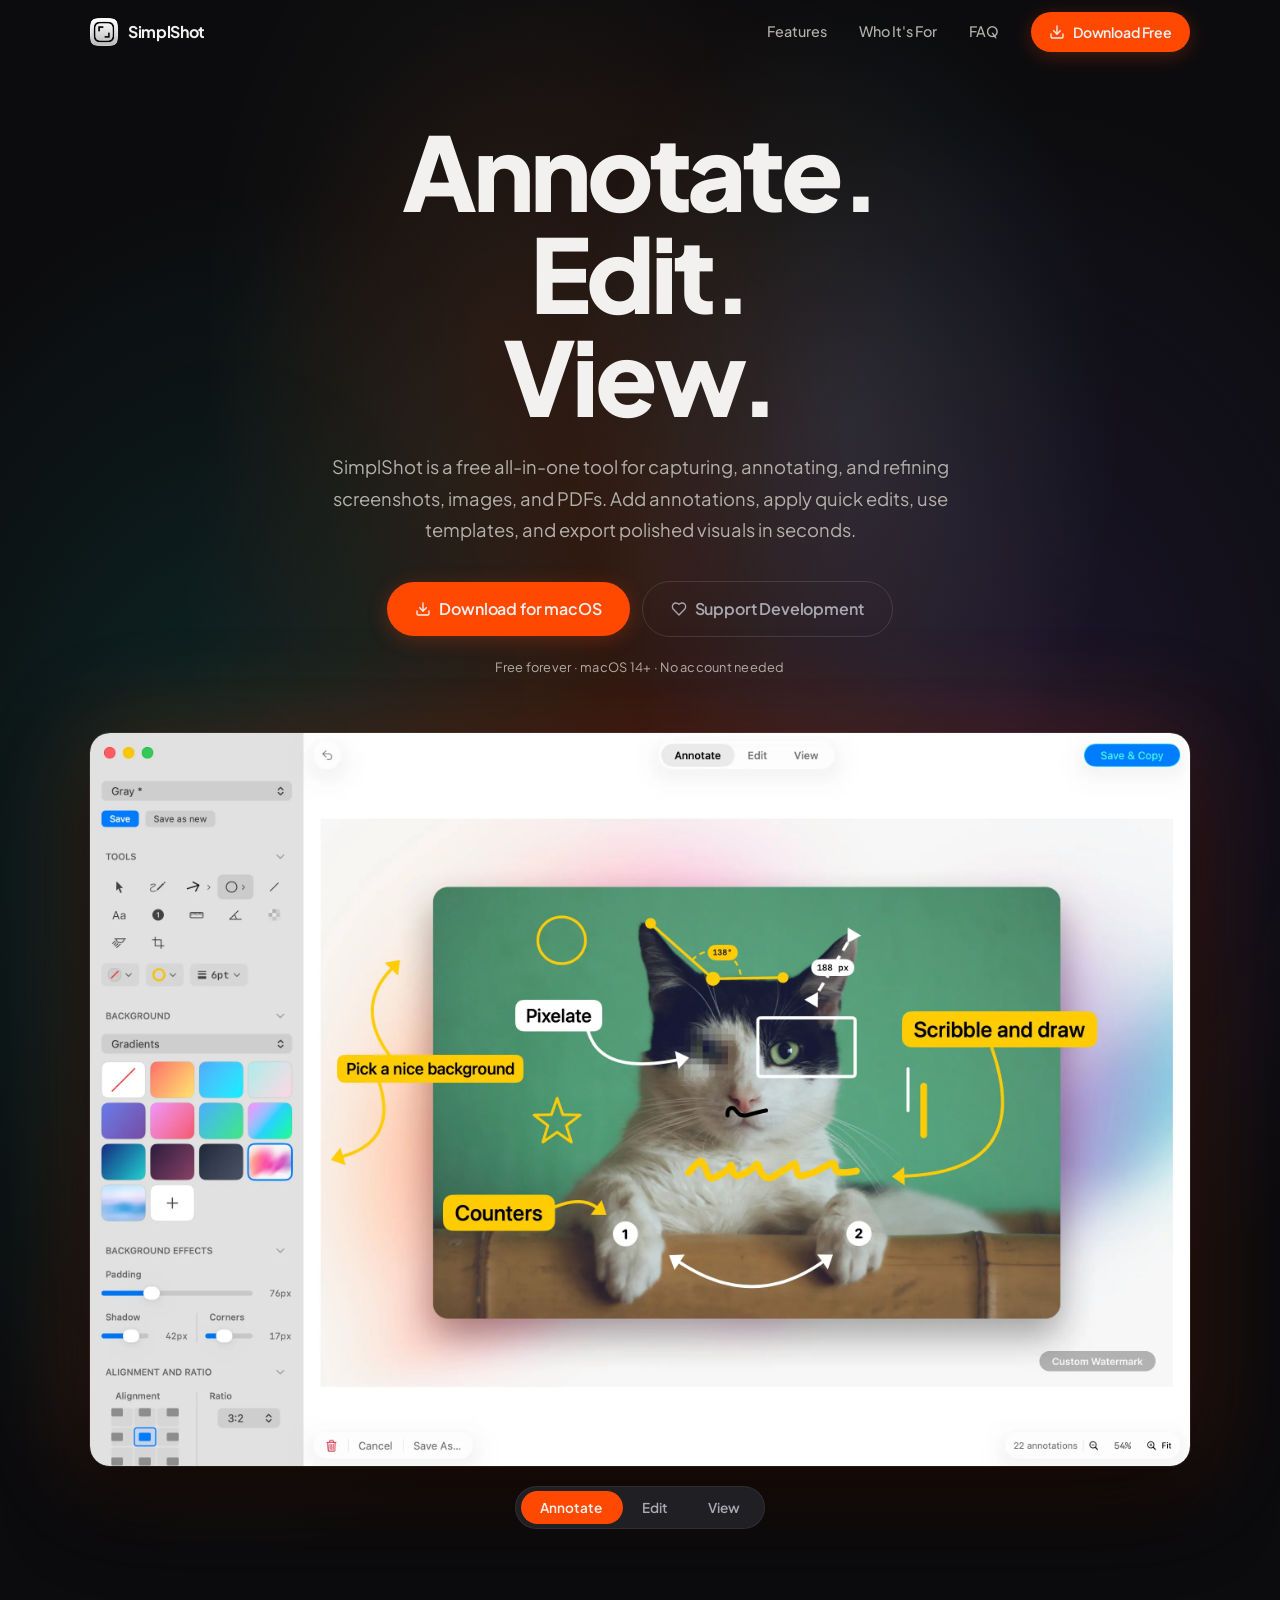
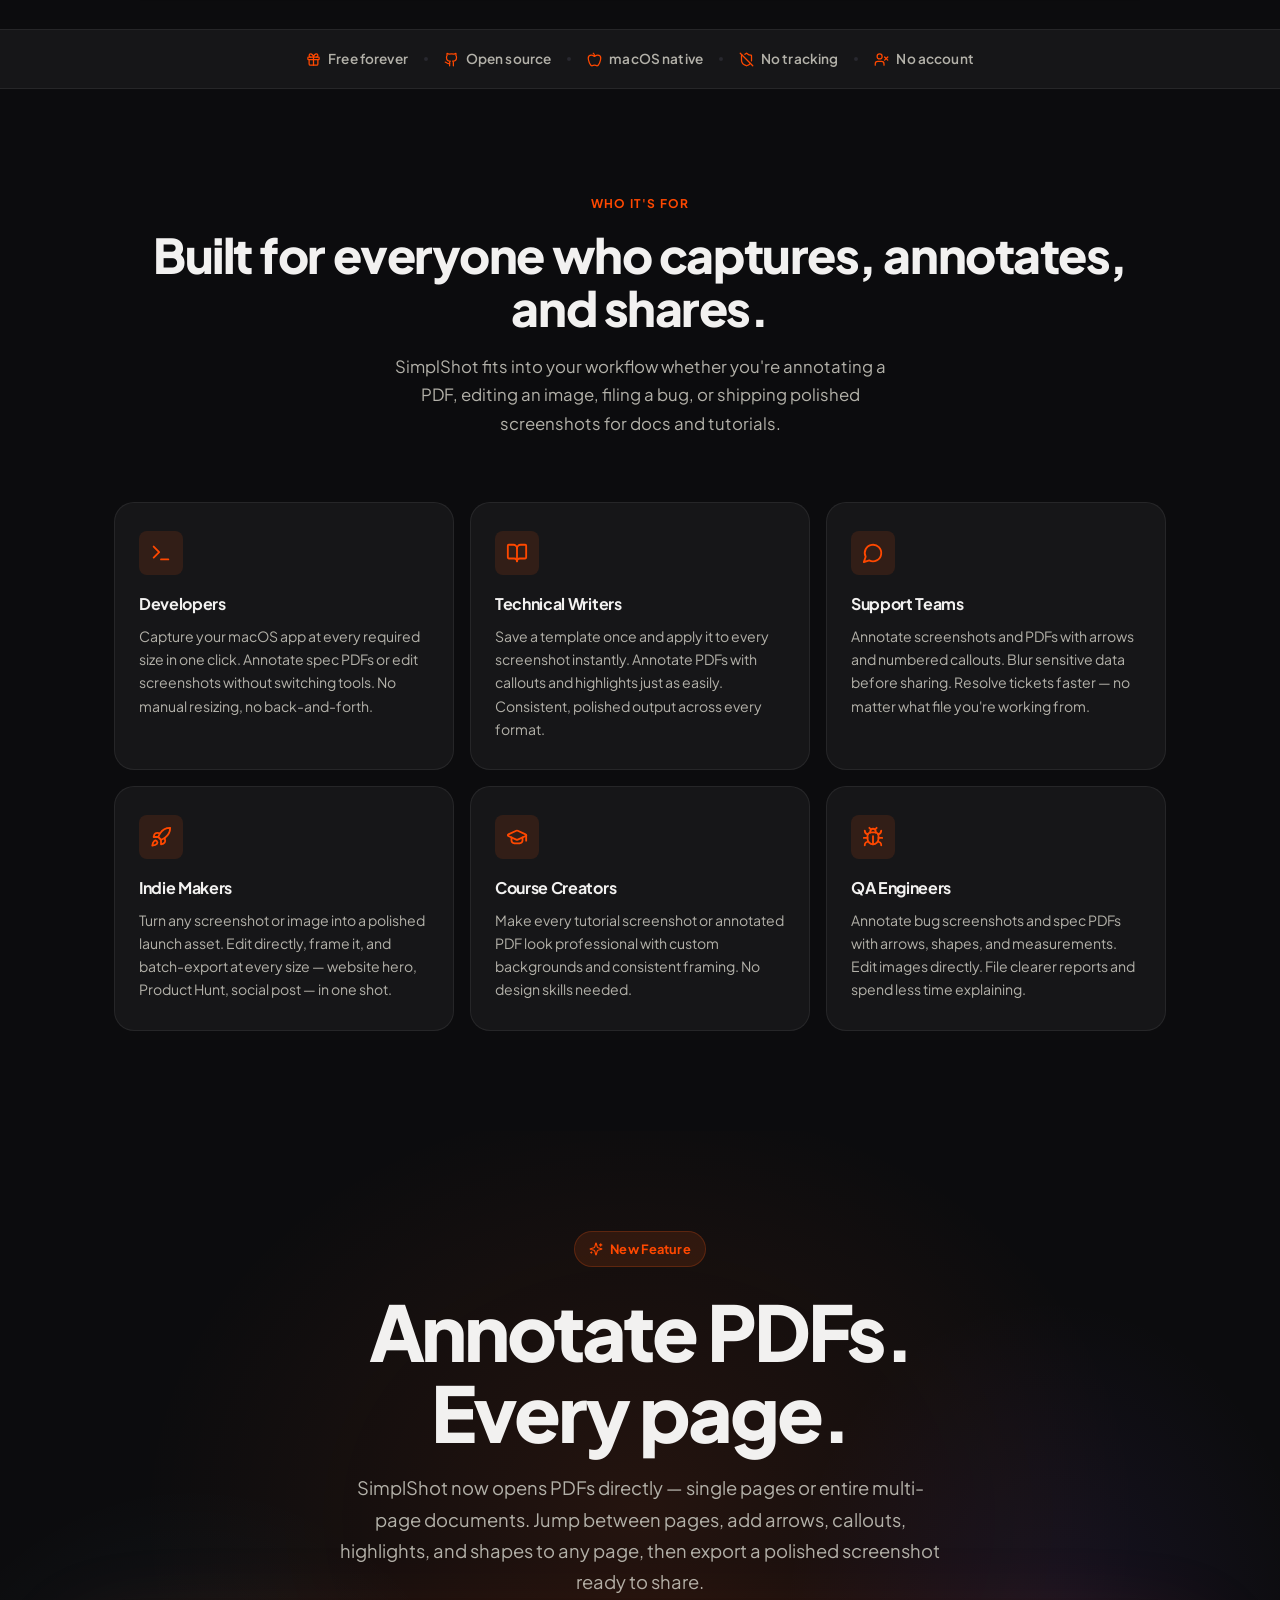
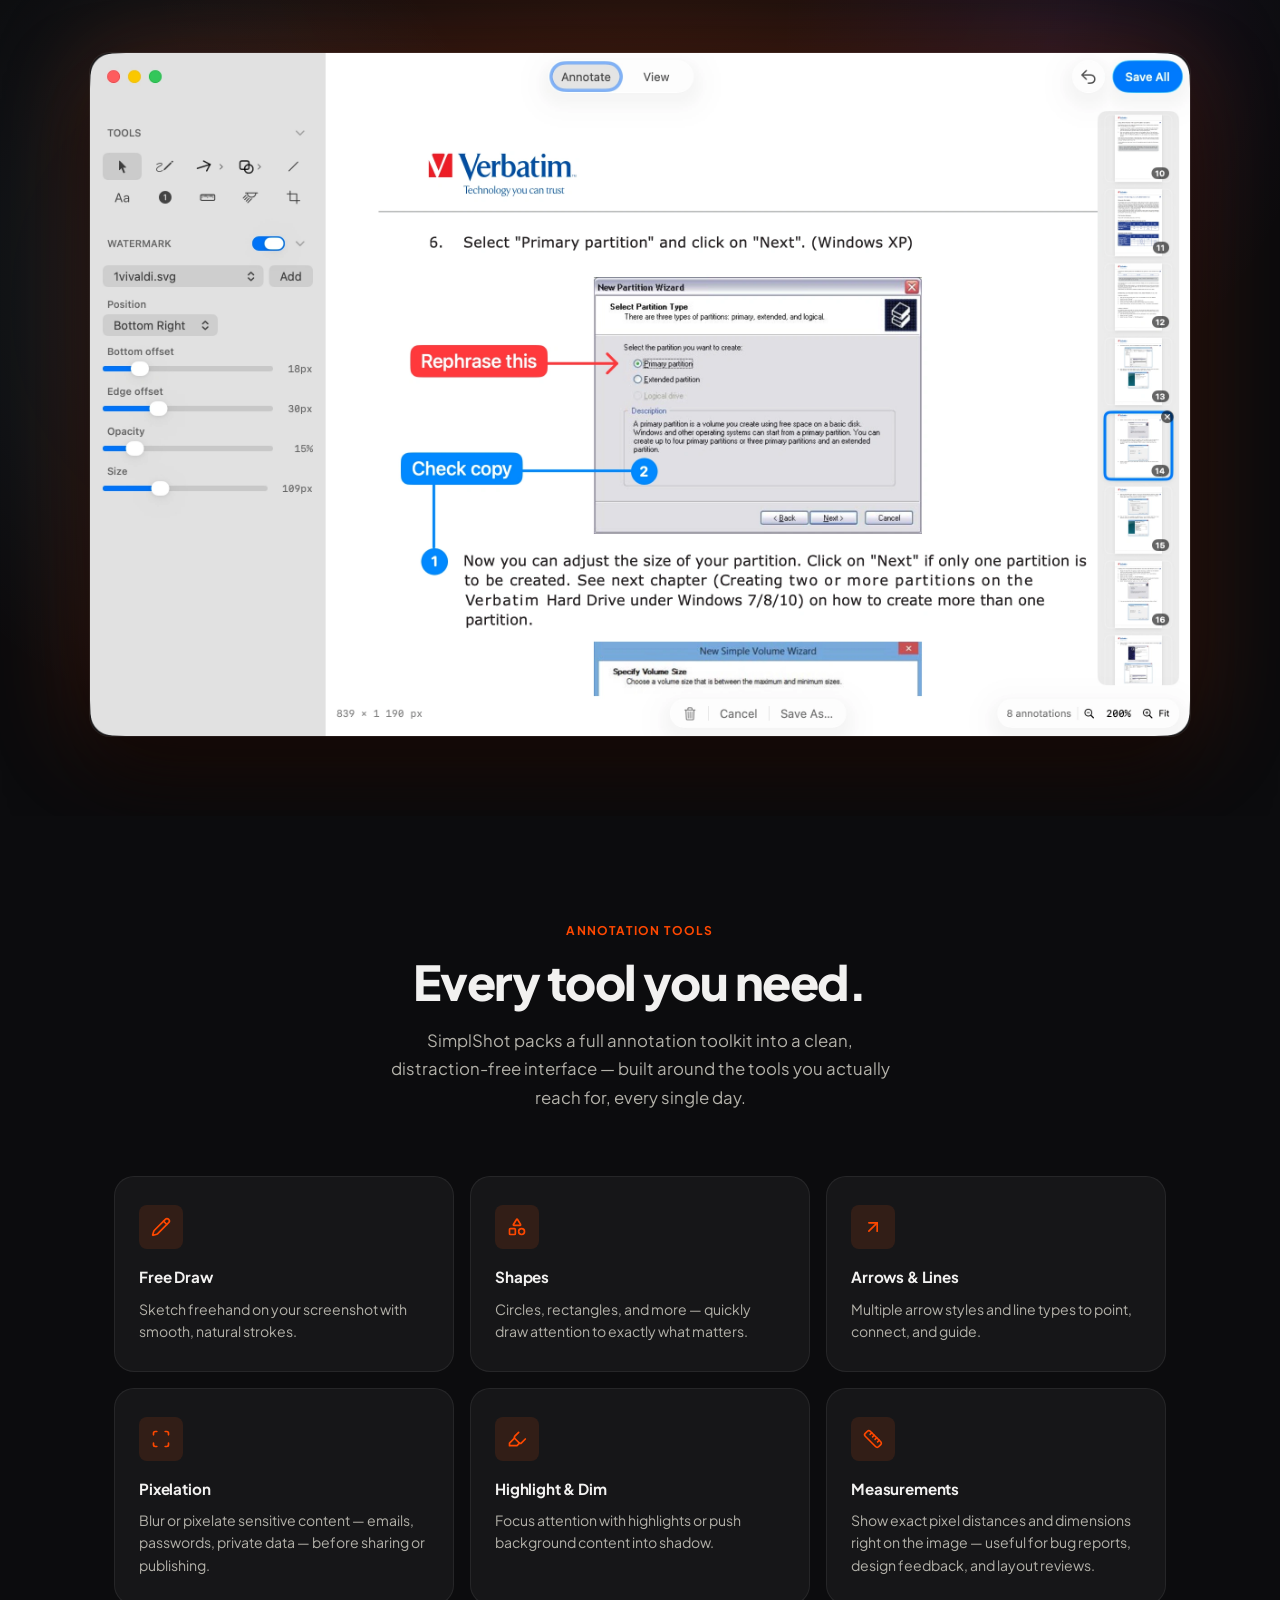
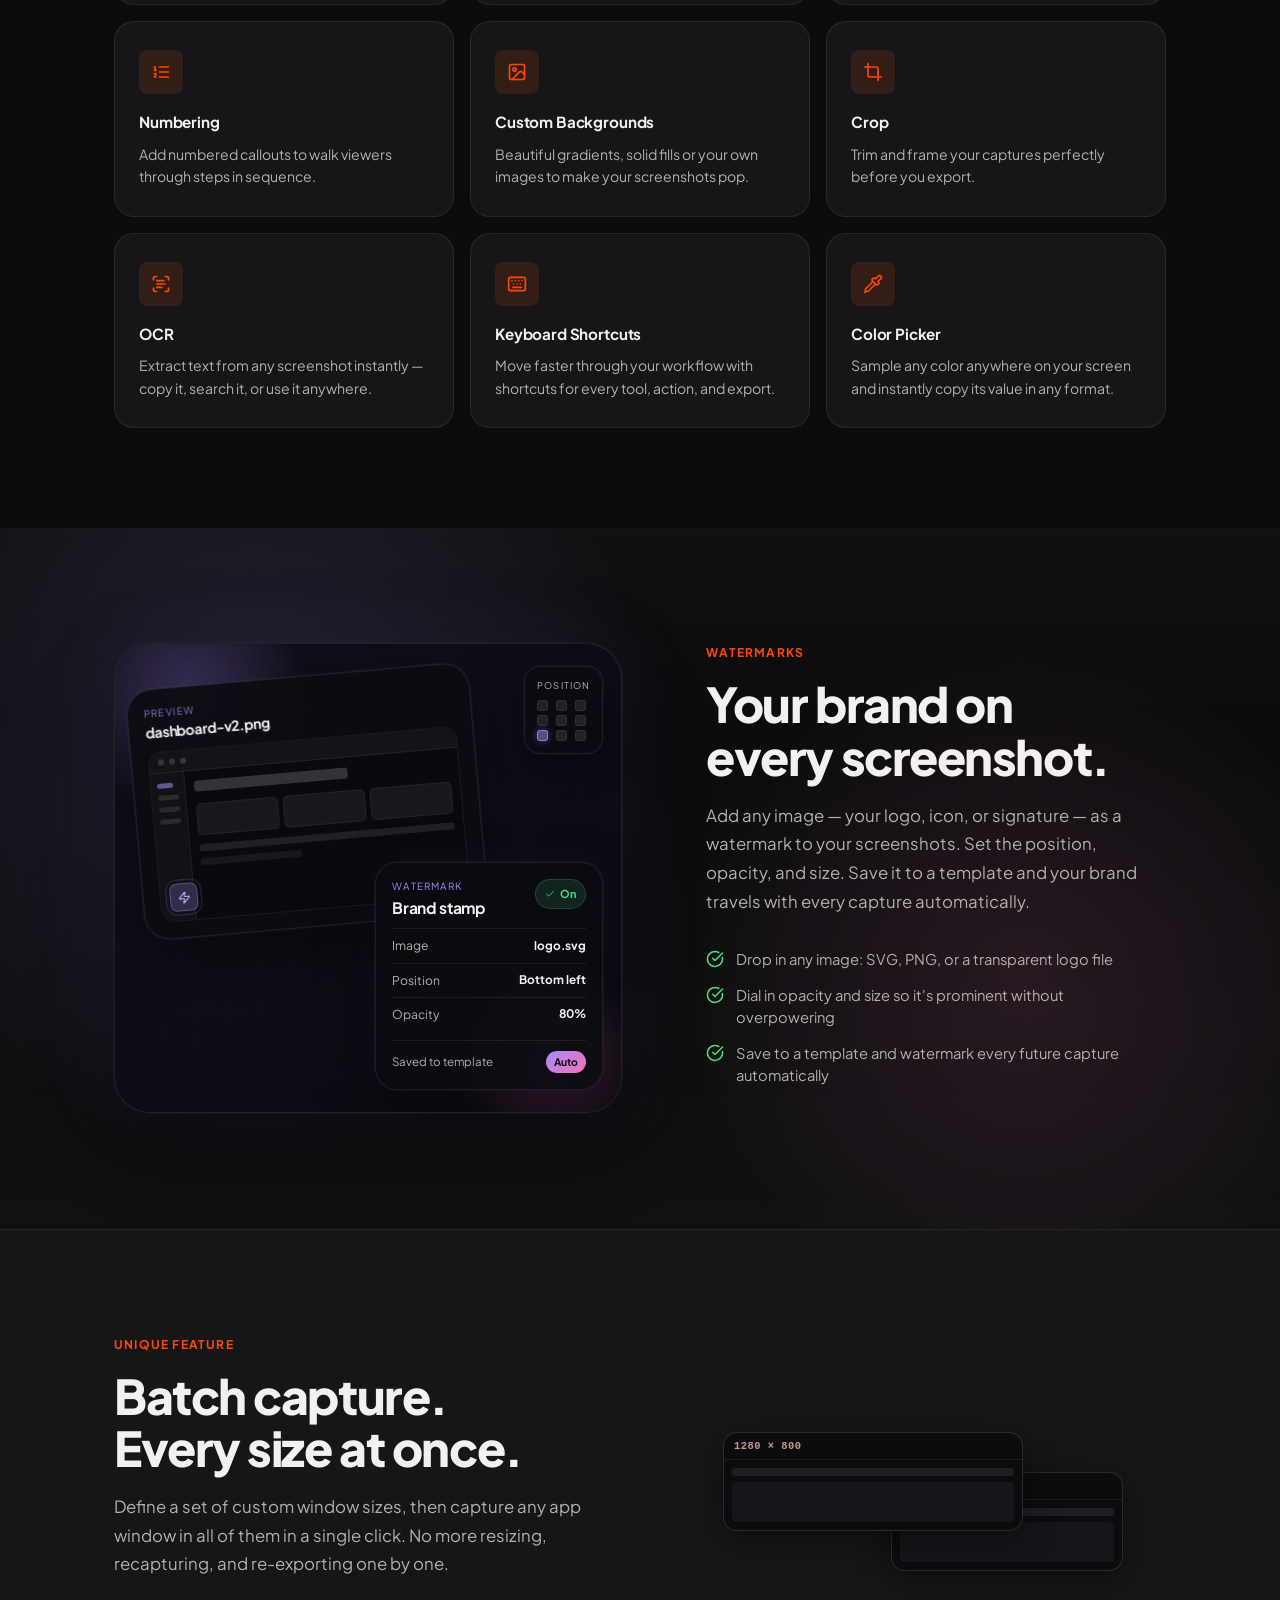
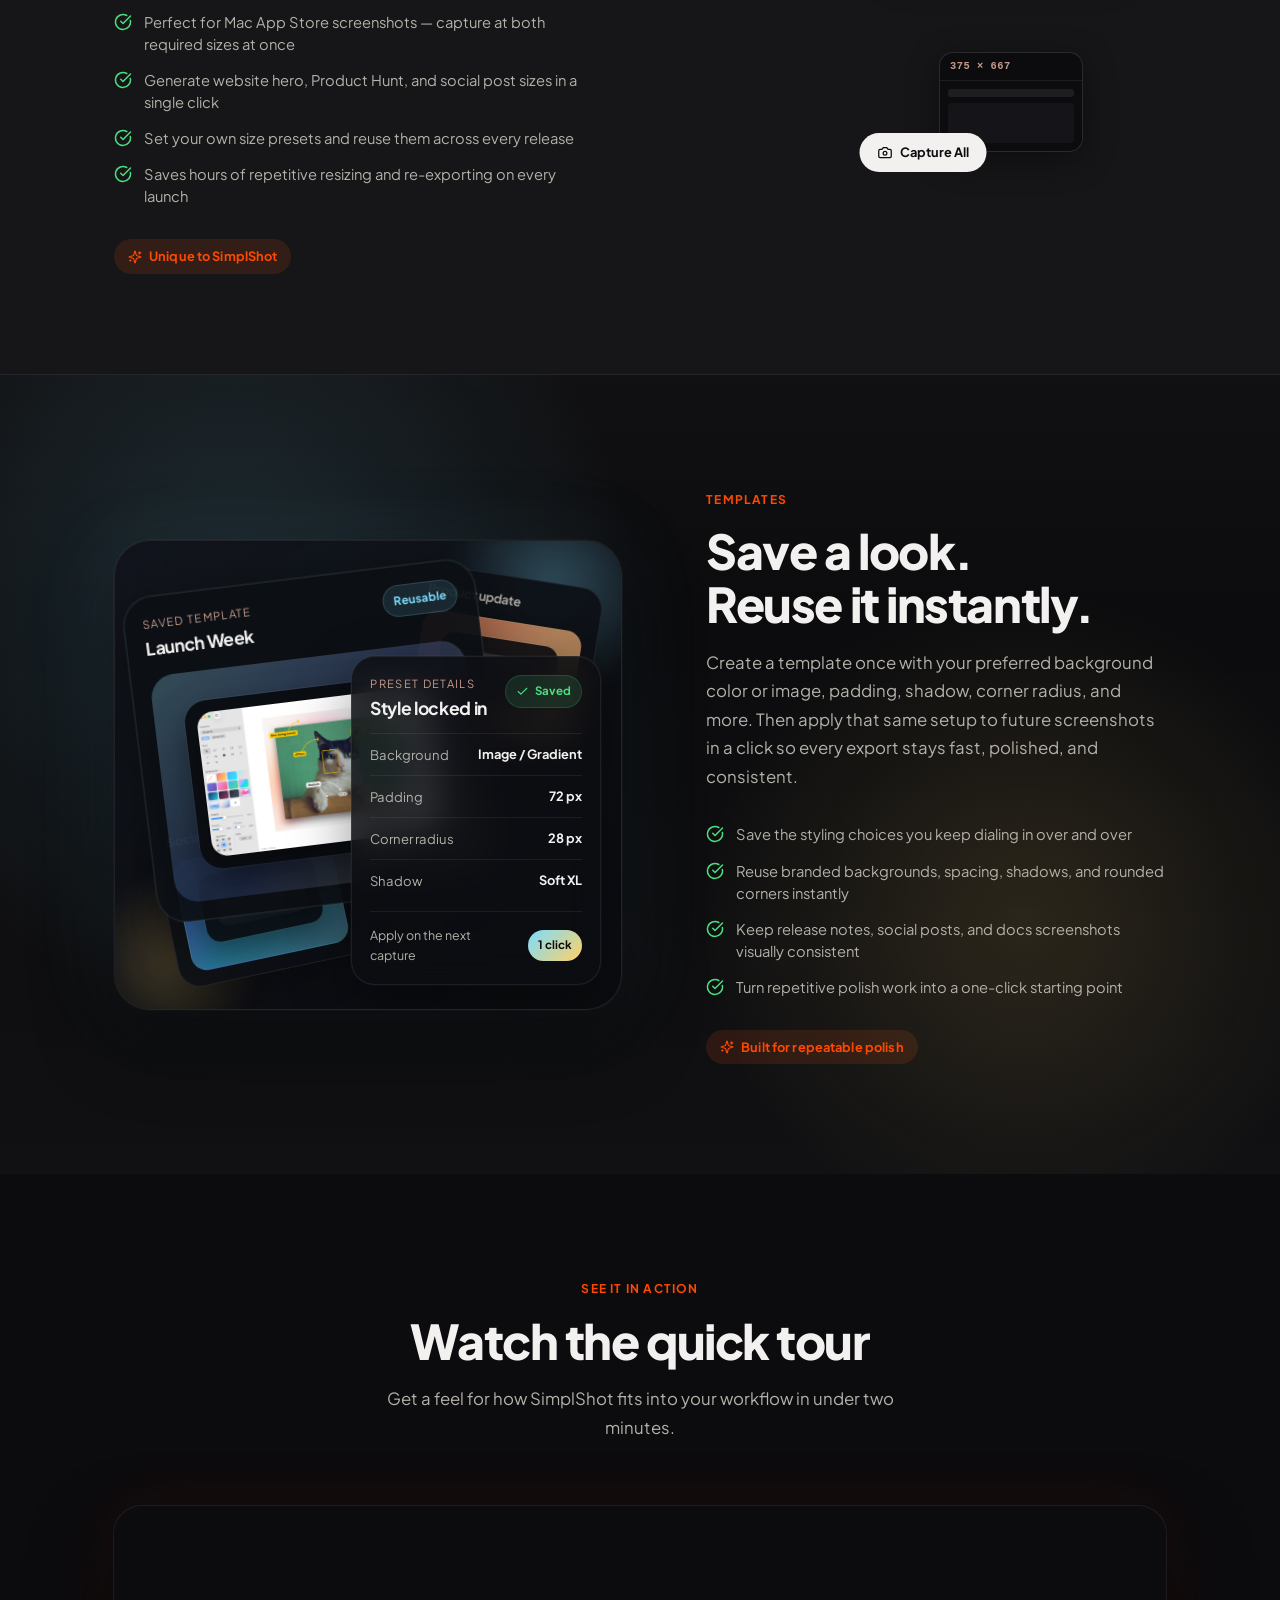
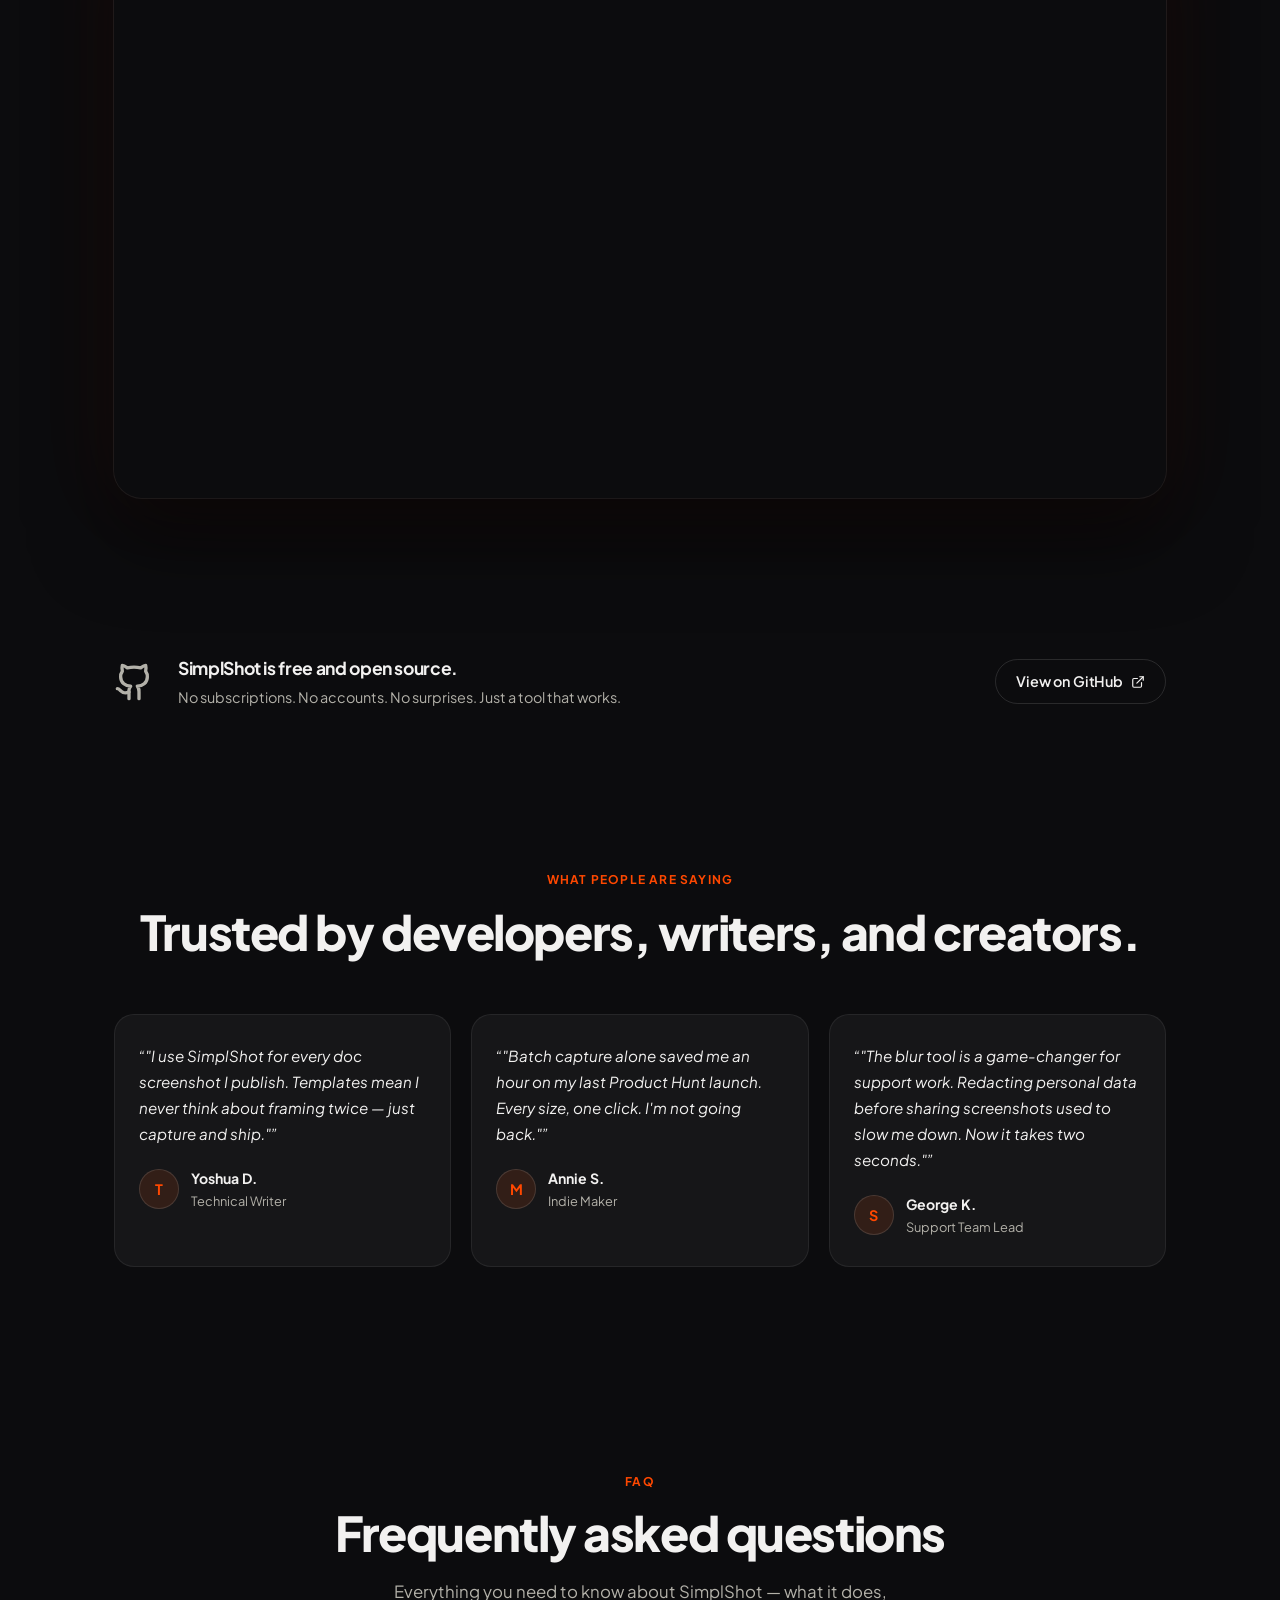
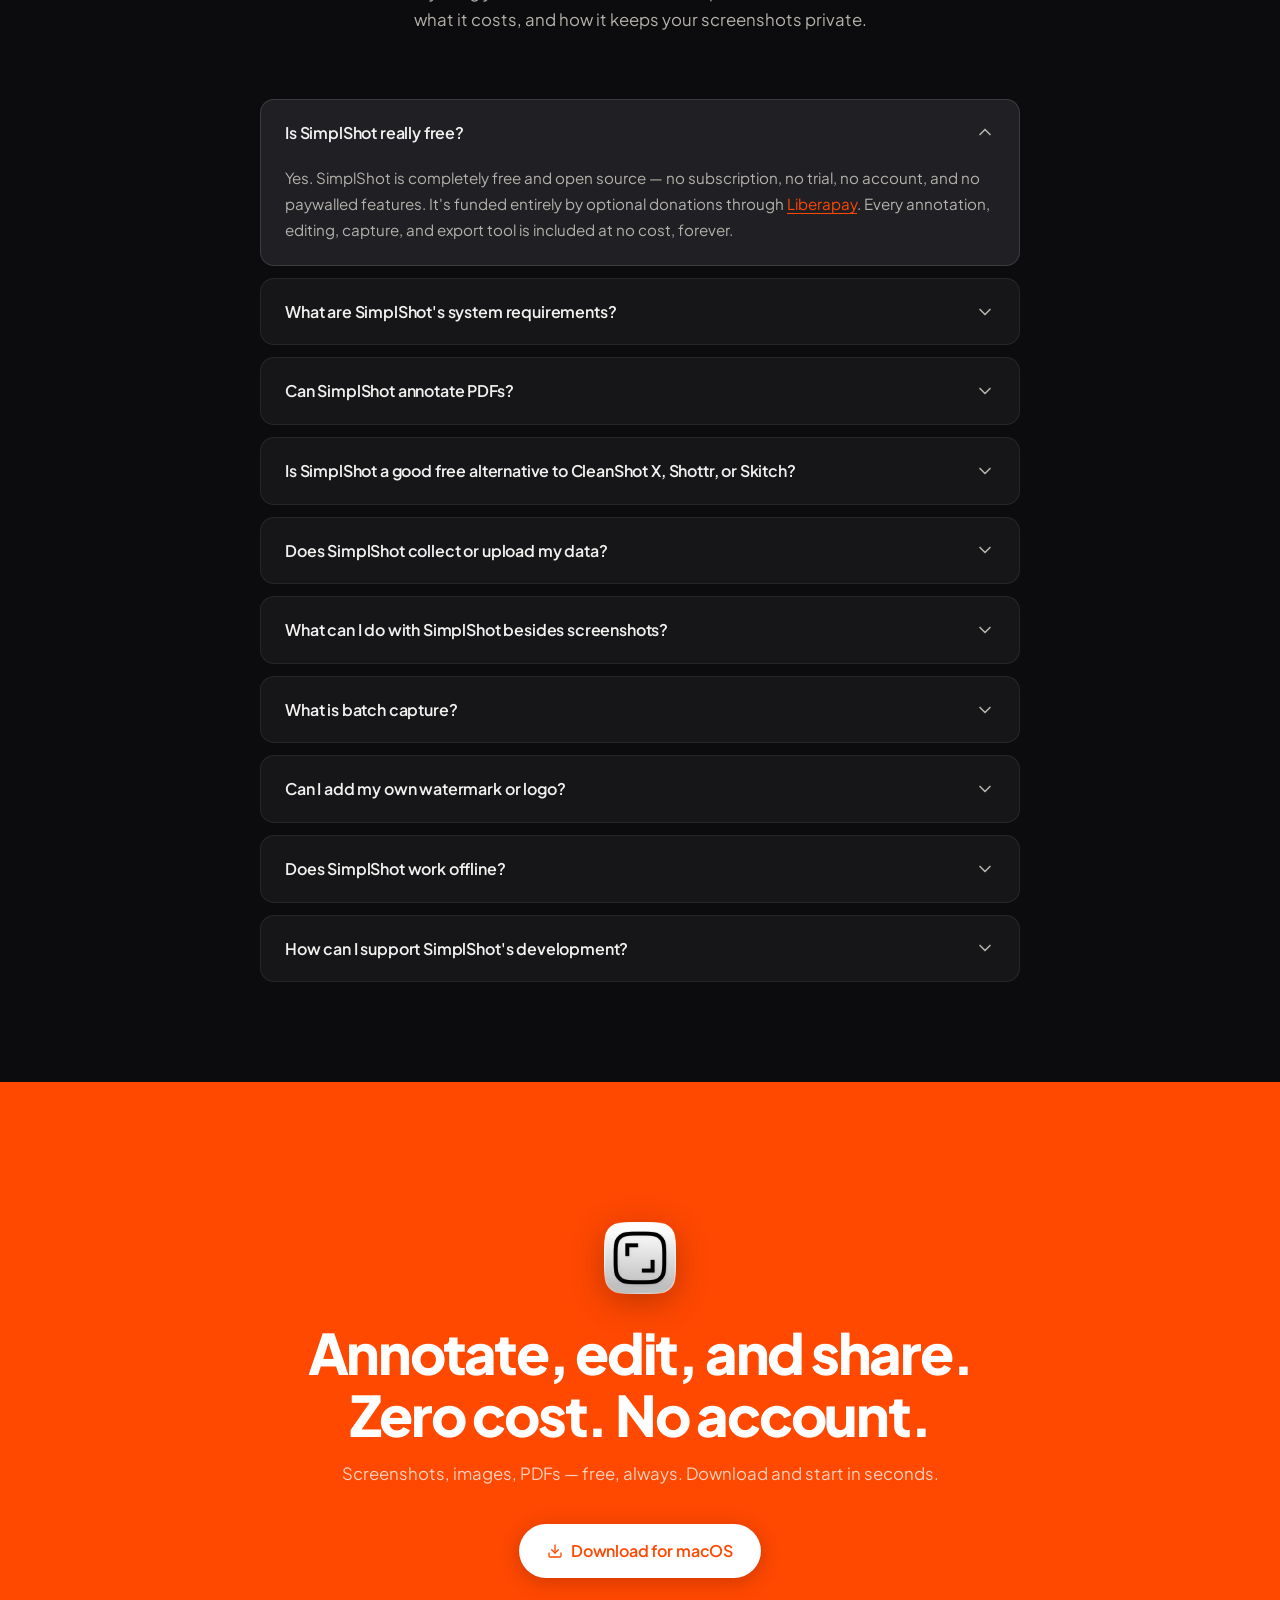
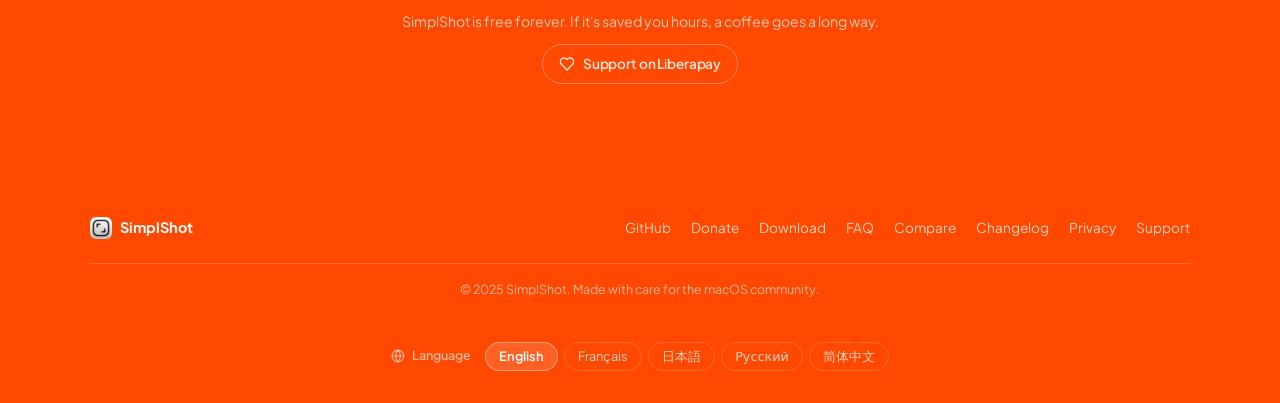
<file: index.html>
<!DOCTYPE html>
<!-- English source of record. After editing, regenerate the fr/ ja/ ru/ zh/
     copies:  python3 build-i18n.py   (it reports any untranslated strings). -->
<html lang="en">
<head>
  <meta charset="UTF-8" />
  <meta name="viewport" content="width=device-width, initial-scale=1.0" />

  <!-- Language: remember the footer picker's choice, and send first-time
       visitors to their own language when we have one. Runs before paint so
       there is no flash of English. Add ?nolang to opt out. -->
  <script>
  (function () {
    var SS_PAGE_LANG = 'en';
    var LOCALES = { en: 1, fr: 1, ja: 1, ru: 1, zh: 1 };
    var KEY = 'ss-lang';

    document.addEventListener('click', function (e) {
      var el = e.target;
      var a = el && el.closest ? el.closest('.lang-list a[data-lang]') : null;
      if (!a) return;
      try { localStorage.setItem(KEY, a.getAttribute('data-lang')); } catch (err) {}
    });

    if (SS_PAGE_LANG !== 'en') return;
    if (location.search.indexOf('nolang') !== -1) return;

    var stored = null;
    try { stored = localStorage.getItem(KEY); } catch (err) {}
    if (stored === 'en') return;

    var target = null;
    if (stored && LOCALES[stored]) {
      target = stored;
    } else if (!stored) {
      var tags = (navigator.languages && navigator.languages.length)
        ? navigator.languages
        : [navigator.language || ''];
      for (var i = 0; i < tags.length; i++) {
        var tag = String(tags[i] || '').toLowerCase();
        var primary = tag.split('-')[0];
        if (primary === 'en') return;
        if (primary === 'zh') {
          // We only ship Simplified; leave Traditional readers on English.
          if (tag.indexOf('hant') !== -1 || /-(tw|hk|mo)$/.test(tag)) continue;
          target = 'zh';
          break;
        }
        if (LOCALES[primary]) { target = primary; break; }
      }
    }
    if (!target || target === 'en') return;

    var rest = location.pathname.replace(/^\/+/, '');
    if (rest === 'index.html') rest = '';
    location.replace('/' + target + '/' + rest + location.search + location.hash);
  })();
  </script>

  <title>SimplShot — Free macOS Screenshot &amp; PDF Annotation Tool</title>
  <meta name="description" content="SimplShot is a free, open-source macOS screenshot editor and PDF annotation tool. Annotate, blur, highlight, and polish screenshots, images, and PDFs in seconds — with batch capture, reusable templates, OCR, watermarks, and no account needed." />
  <link rel="canonical" href="https://simplshot.com/" />
  <!-- HREFLANG -->
  <link rel="alternate" hreflang="en" href="https://simplshot.com/" />
  <link rel="alternate" hreflang="fr" href="https://simplshot.com/fr/" />
  <link rel="alternate" hreflang="ja" href="https://simplshot.com/ja/" />
  <link rel="alternate" hreflang="ru" href="https://simplshot.com/ru/" />
  <link rel="alternate" hreflang="zh-Hans" href="https://simplshot.com/zh/" />
  <link rel="alternate" hreflang="x-default" href="https://simplshot.com/" />
  <!-- /HREFLANG -->
  <meta name="robots" content="index, follow, max-image-preview:large, max-snippet:-1, max-video-preview:-1" />
  <meta name="author" content="Atle Mo" />
  <meta name="application-name" content="SimplShot" />
  <meta name="apple-mobile-web-app-title" content="SimplShot" />
  <meta name="theme-color" content="#FF4800" />

  <!-- Icons -->
  <link rel="icon" href="assets/app_icon.png" type="image/png" />
  <link rel="apple-touch-icon" href="assets/app_icon.png" />
  <link rel="manifest" href="/site.webmanifest" />

  <!-- Open Graph -->
  <meta property="og:type" content="website" />
  <meta property="og:site_name" content="SimplShot" />
  <meta property="og:title" content="SimplShot — Free macOS Screenshot &amp; PDF Annotation Tool" />
  <meta property="og:description" content="Free, open-source macOS app to capture, annotate, and polish screenshots, images, and PDFs. Batch capture, reusable templates, OCR, watermarks — no account needed." />
  <meta property="og:url" content="https://simplshot.com/" />
  <meta property="og:image" content="https://simplshot.com/assets/og-image.jpg" />
  <meta property="og:image:type" content="image/jpeg" />
  <meta property="og:image:width" content="1200" />
  <meta property="og:image:height" content="630" />
  <meta property="og:image:alt" content="SimplShot — free macOS screenshot and PDF annotation tool" />
  <meta property="og:locale" content="en_US" />

  <!-- Twitter / X -->
  <meta name="twitter:card" content="summary_large_image" />
  <meta name="twitter:title" content="SimplShot — Free macOS Screenshot &amp; PDF Annotation Tool" />
  <meta name="twitter:description" content="Free, open-source macOS app to capture, annotate, and polish screenshots, images, and PDFs. Batch capture, templates, OCR — no account needed." />
  <meta name="twitter:image" content="https://simplshot.com/assets/og-image.jpg" />
  <meta name="twitter:image:alt" content="SimplShot — free macOS screenshot and PDF annotation tool" />
  <link rel="preconnect" href="https://fonts.googleapis.com" crossorigin />
  <link rel="preconnect" href="https://fonts.gstatic.com" crossorigin />
  <link href="https://fonts.googleapis.com/css2?family=Plus+Jakarta+Sans:wght@400;500;600;700;800&amp;display=swap" rel="stylesheet" />
  <!-- Google Analytics -->
  <script async src="https://www.googletagmanager.com/gtag/js?id=G-KRPH0QPEMD"></script>
  <script>
    window.dataLayer = window.dataLayer || [];
    function gtag(){dataLayer.push(arguments);}
    gtag('js', new Date());
    gtag('config', 'G-KRPH0QPEMD');
  </script>
  <link rel="stylesheet" href="style.css" />
</head>
<body>
  <a href="#main-content" class="skip-link">Skip to main content</a>

  <!-- NAV -->
  <nav class="nav" id="nav" aria-label="Primary">
    <div class="nav-inner">
      <a href="#hero" class="nav-logo" aria-label="SimplShot home">
        <img src="assets/app_icon.png" alt="SimplShot icon" class="nav-icon" />
        <span>SimplShot</span>
      </a>
      <a href="#features" class="nav-link">Features</a>
      <a href="#use-cases" class="nav-link">Who It's For</a>
      <a href="#faq" class="nav-link">FAQ</a>
      <a href="https://github.com/atlemo/SimplShot-App/releases/download/1.5.9/SimplShot.dmg" class="btn btn-accent nav-cta" download data-download>
        <i data-lucide="download" class="btn-icon"></i>
        Download Free
      </a>
    </div>
  </nav>

  <main id="main-content">
  <!-- HERO -->
  <section class="hero" id="hero" aria-labelledby="hero-title">
    <div class="hero-bg-glow"></div>
    <div class="hero-bg-glow-noise" aria-hidden="true"></div>
    <div class="hero-content reveal-up">
      <h1 class="hero-headline" id="hero-title">Annotate.<br/>Edit.<br/>View.</h1>
      <p class="hero-sub">SimplShot is a free all-in-one tool for capturing, annotating, and refining screenshots, images, and PDFs. Add annotations, apply quick edits, use templates, and export polished visuals in seconds.</p>
      <div class="hero-ctas">
        <a href="https://github.com/atlemo/SimplShot-App/releases/download/1.5.9/SimplShot.dmg" class="btn btn-accent btn-lg" download data-download>
          <i data-lucide="download" class="btn-icon"></i>
          Download for macOS
        </a>
        <a href="https://liberapay.com/atle/donate" class="btn btn-ghost btn-lg" target="_blank" rel="noopener noreferrer">
          <i data-lucide="heart" class="btn-icon"></i>
          Support Development
          <span class="visually-hidden">(opens in a new tab)</span>
        </a>
      </div>
      <p class="hero-meta">Free forever · macOS 14+ · No account needed</p>
    </div>

    <div class="hero-image-wrap reveal-up reveal-delay">
      <div class="hero-image-container" id="heroImageContainer" role="img" aria-label="Preview of SimplShot in annotate mode">
        <img src="assets/annotate_dark.webp" alt="" class="hero-img active" id="imgAnnotate" width="1149" height="794" fetchpriority="high" decoding="async" aria-hidden="true" />
        <img src="assets/edit_dark.webp"     alt="" class="hero-img" id="imgEdit" width="1149" height="794" decoding="async" hidden aria-hidden="true" />
        <img src="assets/view_dark.webp"     alt="" class="hero-img" id="imgView" width="1149" height="794" decoding="async" hidden aria-hidden="true" />
        <div class="hero-image-glow"></div>
      </div>
      <p class="visually-hidden" id="heroPreviewStatus" aria-live="polite">Preview showing annotate mode.</p>
      <div class="hero-toggle" role="group" aria-label="Editor preview mode">
        <button class="toggle-btn active" id="btnAnnotate" data-target="annotate" type="button" aria-controls="heroImageContainer" aria-pressed="true" data-i18n-preview-label="Preview of SimplShot in annotate mode" data-i18n-preview-status="Preview showing annotate mode.">
          Annotate
        </button>
        <button class="toggle-btn" id="btnEdit" data-target="edit" type="button" aria-controls="heroImageContainer" aria-pressed="false" data-i18n-preview-label="Preview of SimplShot in edit mode" data-i18n-preview-status="Preview showing edit mode.">
          Edit
        </button>
        <button class="toggle-btn" id="btnView" data-target="view" type="button" aria-controls="heroImageContainer" aria-pressed="false" data-i18n-preview-label="Preview of SimplShot in view mode" data-i18n-preview-status="Preview showing view mode.">
          View
        </button>
        <div class="toggle-progress" id="toggleProgress"></div>
      </div>
    </div>
  </section>

  <!-- TRUST BAR -->
  <section class="trust-bar reveal-up" aria-label="SimplShot highlights">
    <div class="trust-bar-inner">
      <span class="trust-item"><i data-lucide="gift" class="trust-icon"></i>Free forever</span>
      <span class="trust-dot" aria-hidden="true"></span>
      <span class="trust-item"><i data-lucide="github" class="trust-icon"></i>Open source</span>
      <span class="trust-dot" aria-hidden="true"></span>
      <span class="trust-item"><i data-lucide="apple" class="trust-icon"></i>macOS native</span>
      <span class="trust-dot" aria-hidden="true"></span>
      <span class="trust-item"><i data-lucide="shield-off" class="trust-icon"></i>No tracking</span>
      <span class="trust-dot" aria-hidden="true"></span>
      <span class="trust-item"><i data-lucide="user-x" class="trust-icon"></i>No account</span>
    </div>
  </section>

  <!-- WHO IT'S FOR -->
  <section class="use-cases" id="use-cases">
    <div class="section-inner">
      <div class="section-header reveal-up">
        <span class="section-label">Who It's For</span>
        <h2 class="section-title">Built for everyone who captures, annotates, and shares.</h2>
        <p class="section-sub">SimplShot fits into your workflow whether you're annotating a PDF, editing an image, filing a bug, or shipping polished screenshots for docs and tutorials.</p>
      </div>

      <div class="use-cases-grid">

        <div class="use-case-card reveal-up" style="--delay: 0ms">
          <div class="use-case-icon-wrap">
            <i data-lucide="terminal" class="use-case-icon"></i>
          </div>
          <h3>Developers</h3>
          <p>Capture your macOS app at every required size in one click. Annotate spec PDFs or edit screenshots without switching tools. No manual resizing, no back-and-forth.</p>
        </div>

        <div class="use-case-card reveal-up" style="--delay: 60ms">
          <div class="use-case-icon-wrap">
            <i data-lucide="book-open" class="use-case-icon"></i>
          </div>
          <h3>Technical Writers</h3>
          <p>Save a template once and apply it to every screenshot instantly. Annotate PDFs with callouts and highlights just as easily. Consistent, polished output across every format.</p>
        </div>

        <div class="use-case-card reveal-up" style="--delay: 120ms">
          <div class="use-case-icon-wrap">
            <i data-lucide="message-circle" class="use-case-icon"></i>
          </div>
          <h3>Support Teams</h3>
          <p>Annotate screenshots and PDFs with arrows and numbered callouts. Blur sensitive data before sharing. Resolve tickets faster — no matter what file you're working from.</p>
        </div>

        <div class="use-case-card reveal-up" style="--delay: 180ms">
          <div class="use-case-icon-wrap">
            <i data-lucide="rocket" class="use-case-icon"></i>
          </div>
          <h3>Indie Makers</h3>
          <p>Turn any screenshot or image into a polished launch asset. Edit directly, frame it, and batch-export at every size — website hero, Product Hunt, social post — in one shot.</p>
        </div>

        <div class="use-case-card reveal-up" style="--delay: 240ms">
          <div class="use-case-icon-wrap">
            <i data-lucide="graduation-cap" class="use-case-icon"></i>
          </div>
          <h3>Course Creators</h3>
          <p>Make every tutorial screenshot or annotated PDF look professional with custom backgrounds and consistent framing. No design skills needed.</p>
        </div>

        <div class="use-case-card reveal-up" style="--delay: 300ms">
          <div class="use-case-icon-wrap">
            <i data-lucide="bug" class="use-case-icon"></i>
          </div>
          <h3>QA Engineers</h3>
          <p>Annotate bug screenshots and spec PDFs with arrows, shapes, and measurements. Edit images directly. File clearer reports and spend less time explaining.</p>
        </div>

      </div>
    </div>
  </section>

  <!-- PDF ANNOTATIONS SPOTLIGHT -->
  <section class="pdf-feature" id="pdf-annotations">
    <div class="pdf-feature-bg-glow" aria-hidden="true"></div>
    <div class="pdf-feature-content reveal-up">
      <span class="pdf-feature-new-badge">
        <i data-lucide="sparkles" class="badge-icon"></i>
        New Feature
      </span>
      <h2 class="pdf-feature-headline">Annotate PDFs.<br/>Every page.</h2>
      <p class="pdf-feature-sub">SimplShot now opens PDFs directly — single pages or entire multi-page documents. Jump between pages, add arrows, callouts, highlights, and shapes to any page, then export a polished screenshot ready to share.</p>
    </div>
    <div class="pdf-feature-image-wrap reveal-up reveal-delay">
      <div class="pdf-feature-image-container">
        <img src="assets/pdf_annotations.webp" alt="SimplShot PDF annotation view showing a multi-page PDF with callouts and highlights applied" class="pdf-feature-img" width="2428" height="1506" loading="lazy" decoding="async" />
        <div class="pdf-feature-image-glow"></div>
      </div>
    </div>
  </section>

  <!-- FEATURES -->
  <section class="features" id="features">
    <div class="section-inner">
      <div class="section-header reveal-up">
        <span class="section-label">Annotation Tools</span>
        <h2 class="section-title">Every tool you need.</h2>
        <p class="section-sub">SimplShot packs a full annotation toolkit into a clean, distraction-free interface — built around the tools you actually reach for, every single day.</p>
      </div>

      <div class="features-grid">

        <div class="feature-card reveal-up" style="--delay: 0ms">
          <div class="feature-icon-wrap">
            <i data-lucide="pencil" class="feature-icon"></i>
          </div>
          <h3>Free Draw</h3>
          <p>Sketch freehand on your screenshot with smooth, natural strokes.</p>
        </div>

        <div class="feature-card reveal-up" style="--delay: 60ms">
          <div class="feature-icon-wrap">
            <i data-lucide="shapes" class="feature-icon"></i>
          </div>
          <h3>Shapes</h3>
          <p>Circles, rectangles, and more — quickly draw attention to exactly what matters.</p>
        </div>

        <div class="feature-card reveal-up" style="--delay: 120ms">
          <div class="feature-icon-wrap">
            <i data-lucide="arrow-up-right" class="feature-icon"></i>
          </div>
          <h3>Arrows &amp; Lines</h3>
          <p>Multiple arrow styles and line types to point, connect, and guide.</p>
        </div>

        <div class="feature-card reveal-up" style="--delay: 180ms">
          <div class="feature-icon-wrap">
            <i data-lucide="scan" class="feature-icon"></i>
          </div>
          <h3>Pixelation</h3>
          <p>Blur or pixelate sensitive content — emails, passwords, private data — before sharing or publishing.</p>
        </div>

        <div class="feature-card reveal-up" style="--delay: 240ms">
          <div class="feature-icon-wrap">
            <i data-lucide="highlighter" class="feature-icon"></i>
          </div>
          <h3>Highlight &amp; Dim</h3>
          <p>Focus attention with highlights or push background content into shadow.</p>
        </div>

        <div class="feature-card reveal-up" style="--delay: 300ms">
          <div class="feature-icon-wrap">
            <i data-lucide="ruler" class="feature-icon"></i>
          </div>
          <h3>Measurements</h3>
          <p>Show exact pixel distances and dimensions right on the image — useful for bug reports, design feedback, and layout reviews.</p>
        </div>

        <div class="feature-card reveal-up" style="--delay: 360ms">
          <div class="feature-icon-wrap">
            <i data-lucide="list-ordered" class="feature-icon"></i>
          </div>
          <h3>Numbering</h3>
          <p>Add numbered callouts to walk viewers through steps in sequence.</p>
        </div>

        <div class="feature-card reveal-up" style="--delay: 420ms">
          <div class="feature-icon-wrap">
            <i data-lucide="image" class="feature-icon"></i>
          </div>
          <h3>Custom Backgrounds</h3>
          <p>Beautiful gradients, solid fills or your own images to make your screenshots pop.</p>
        </div>

        <div class="feature-card reveal-up" style="--delay: 480ms">
          <div class="feature-icon-wrap">
            <i data-lucide="crop" class="feature-icon"></i>
          </div>
          <h3>Crop</h3>
          <p>Trim and frame your captures perfectly before you export.</p>
        </div>

        <div class="feature-card reveal-up" style="--delay: 540ms">
          <div class="feature-icon-wrap">
            <i data-lucide="scan-text" class="feature-icon"></i>
          </div>
          <h3>OCR</h3>
          <p>Extract text from any screenshot instantly — copy it, search it, or use it anywhere.</p>
        </div>

        <div class="feature-card reveal-up" style="--delay: 600ms">
          <div class="feature-icon-wrap">
            <i data-lucide="keyboard" class="feature-icon"></i>
          </div>
          <h3>Keyboard Shortcuts</h3>
          <p>Move faster through your workflow with shortcuts for every tool, action, and export.</p>
        </div>

        <div class="feature-card reveal-up" style="--delay: 660ms">
          <div class="feature-icon-wrap">
            <i data-lucide="pipette" class="feature-icon"></i>
          </div>
          <h3>Color Picker</h3>
          <p>Sample any color anywhere on your screen and instantly copy its value in any format.</p>
        </div>

      </div>
    </div>
  </section>

  <!-- WATERMARKS SPOTLIGHT -->
  <section class="watermarks" id="watermarks">
    <div class="section-inner watermarks-inner">

      <div class="watermarks-visual reveal-left" aria-hidden="true">
        <div class="watermarks-showcase">
          <div class="watermarks-glow watermarks-glow--violet"></div>
          <div class="watermarks-glow watermarks-glow--pink"></div>

          <!-- Main screenshot card with watermark applied -->
          <div class="wm-card">
            <div class="wm-card-header">
              <p class="wm-card-eyebrow">Preview</p>
              <h3>dashboard-v2.png</h3>
            </div>
            <div class="wm-canvas">
              <div class="wm-screenshot">
                <div class="wm-chrome">
                  <span class="wm-dot"></span>
                  <span class="wm-dot"></span>
                  <span class="wm-dot"></span>
                </div>
                <div class="wm-body">
                  <div class="wm-sidebar">
                    <div class="wm-nav-item wm-nav-item--active"></div>
                    <div class="wm-nav-item"></div>
                    <div class="wm-nav-item"></div>
                    <div class="wm-nav-item"></div>
                  </div>
                  <div class="wm-content">
                    <div class="wm-content-block wm-content-block--title"></div>
                    <div class="wm-content-row">
                      <div class="wm-content-card"></div>
                      <div class="wm-content-card"></div>
                      <div class="wm-content-card"></div>
                    </div>
                    <div class="wm-content-block"></div>
                    <div class="wm-content-block wm-content-block--short"></div>
                  </div>
                </div>
                <div class="wm-stamp">
                  <div class="wm-stamp-ring"></div>
                  <i data-lucide="zap" class="wm-stamp-icon"></i>
                </div>
              </div>
            </div>
          </div>

          <!-- Floating watermark settings panel -->
          <div class="wm-panel">
            <div class="wm-panel-top">
              <div>
                <p class="wm-panel-eyebrow">Watermark</p>
                <h3>Brand stamp</h3>
              </div>
              <span class="wm-panel-chip">
                <i data-lucide="check" class="wm-chip-icon"></i>
                On
              </span>
            </div>
            <div class="wm-panel-setting">
              <span>Image</span>
              <strong>logo.svg</strong>
            </div>
            <div class="wm-panel-setting">
              <span>Position</span>
              <strong>Bottom left</strong>
            </div>
            <div class="wm-panel-setting">
              <span>Opacity</span>
              <strong>80%</strong>
            </div>
            <div class="wm-panel-footer">
              <span>Saved to template</span>
              <span class="wm-save-chip">Auto</span>
            </div>
          </div>

          <!-- Position picker -->
          <div class="wm-position-picker">
            <p class="wm-picker-label">Position</p>
            <div class="wm-position-grid">
              <div class="wm-pos-dot"></div>
              <div class="wm-pos-dot"></div>
              <div class="wm-pos-dot"></div>
              <div class="wm-pos-dot"></div>
              <div class="wm-pos-dot"></div>
              <div class="wm-pos-dot"></div>
              <div class="wm-pos-dot wm-pos-dot--active"></div>
              <div class="wm-pos-dot"></div>
              <div class="wm-pos-dot"></div>
            </div>
          </div>

        </div>
      </div>

      <div class="watermarks-copy reveal-right">
        <span class="section-label">Watermarks</span>
        <h2 class="section-title">Your brand on<br/>every screenshot.</h2>
        <p class="section-sub">Add any image — your logo, icon, or signature — as a watermark to your screenshots. Set the position, opacity, and size. Save it to a template and your brand travels with every capture automatically.</p>
        <ul class="batch-list watermarks-list">
          <li>
            <i data-lucide="check-circle" class="check-icon"></i>
            <span>Drop in any image: SVG, PNG, or a transparent logo file</span>
          </li>
          <li>
            <i data-lucide="check-circle" class="check-icon"></i>
            <span>Dial in opacity and size so it's prominent without overpowering</span>
          </li>
          <li>
            <i data-lucide="check-circle" class="check-icon"></i>
            <span>Save to a template and watermark every future capture automatically</span>
          </li>
        </ul>
      </div>

    </div>
  </section>

  <!-- BATCH CAPTURE SPOTLIGHT -->
  <section class="batch" id="batch">
    <div class="section-inner batch-inner">

      <div class="batch-copy reveal-left">
        <span class="section-label">Unique Feature</span>
        <h2 class="section-title">Batch capture.<br/>Every size at once.</h2>
        <p class="section-sub">Define a set of custom window sizes, then capture any app window in all of them in a single click. No more resizing, recapturing, and re-exporting one by one.</p>
        <ul class="batch-list">
          <li>
            <i data-lucide="check-circle" class="check-icon"></i>
            <span>Perfect for Mac App Store screenshots — capture at both required sizes at once</span>
          </li>
          <li>
            <i data-lucide="check-circle" class="check-icon"></i>
            <span>Generate website hero, Product Hunt, and social post sizes in a single click</span>
          </li>
          <li>
            <i data-lucide="check-circle" class="check-icon"></i>
            <span>Set your own size presets and reuse them across every release</span>
          </li>
          <li>
            <i data-lucide="check-circle" class="check-icon"></i>
            <span>Saves hours of repetitive resizing and re-exporting on every launch</span>
          </li>
        </ul>
        <span class="unique-badge">
          <i data-lucide="sparkles" class="badge-icon"></i>
          Unique to SimplShot
        </span>
      </div>

      <div class="batch-visual reveal-right" aria-hidden="true">
        <div class="batch-illustration">
          <div class="batch-frame batch-frame--lg">
            <div class="batch-frame-label">1280 × 800</div>
            <div class="batch-frame-content">
              <div class="batch-mock-toolbar"></div>
              <div class="batch-mock-body"></div>
            </div>
          </div>
          <div class="batch-frame batch-frame--md">
            <div class="batch-frame-label">800 × 600</div>
            <div class="batch-frame-content">
              <div class="batch-mock-toolbar"></div>
              <div class="batch-mock-body"></div>
            </div>
          </div>
          <div class="batch-frame batch-frame--sm">
            <div class="batch-frame-label">375 × 667</div>
            <div class="batch-frame-content">
              <div class="batch-mock-toolbar"></div>
              <div class="batch-mock-body"></div>
            </div>
          </div>
          <div class="batch-capture-btn">
            <i data-lucide="camera" class="capture-icon"></i>
            Capture All
          </div>
        </div>
      </div>

    </div>
  </section>

  <!-- TEMPLATES SPOTLIGHT -->
  <section class="templates" id="templates">
    <div class="section-inner templates-inner">

      <div class="templates-visual reveal-left" aria-hidden="true">
        <div class="templates-showcase">
          <div class="templates-glow templates-glow--one"></div>
          <div class="templates-glow templates-glow--two"></div>

          <div class="template-card">
            <div class="template-card-header">
              <div>
                <p class="template-card-label">Saved template</p>
                <h3>Launch Week</h3>
              </div>
              <span class="template-card-chip">Reusable</span>
            </div>

            <div class="template-canvas">
              <div class="template-shot-frame">
                <img src="assets/promo-shot-1a.png" alt="SimplShot screenshot styled with a saved template" class="template-shot" width="2424" height="1506" loading="lazy" decoding="async" />
              </div>
            </div>
          </div>

          <div class="template-mini-card template-mini-card--warm">
            <span class="template-mini-title">Product update</span>
            <div class="template-mini-preview template-mini-preview--warm"></div>
          </div>

          <div class="template-mini-card template-mini-card--cool">
            <span class="template-mini-title">Social post</span>
            <div class="template-mini-preview template-mini-preview--cool"></div>
          </div>

          <div class="template-inspector">
            <div class="template-inspector-top">
              <div>
                <p class="template-inspector-label">Preset details</p>
                <h3>Style locked in</h3>
              </div>
              <span class="template-inspector-state">
                <i data-lucide="check" class="template-state-icon"></i>
                Saved
              </span>
            </div>

            <div class="template-setting">
              <span>Background</span>
              <strong>Image / Gradient</strong>
            </div>
            <div class="template-setting">
              <span>Padding</span>
              <strong>72 px</strong>
            </div>
            <div class="template-setting">
              <span>Corner radius</span>
              <strong>28 px</strong>
            </div>
            <div class="template-setting">
              <span>Shadow</span>
              <strong>Soft XL</strong>
            </div>

            <div class="template-inspector-footer">
              <span>Apply on the next capture</span>
              <span class="template-apply-chip">1 click</span>
            </div>
          </div>
        </div>
      </div>

      <div class="templates-copy reveal-right">
        <span class="section-label">Templates</span>
        <h2 class="section-title">Save a look.<br/>Reuse it instantly.</h2>
        <p class="section-sub">Create a template once with your preferred background color or image, padding, shadow, corner radius, and more. Then apply that same setup to future screenshots in a click so every export stays fast, polished, and consistent.</p>
        <ul class="batch-list templates-list">
          <li>
            <i data-lucide="check-circle" class="check-icon"></i>
            <span>Save the styling choices you keep dialing in over and over</span>
          </li>
          <li>
            <i data-lucide="check-circle" class="check-icon"></i>
            <span>Reuse branded backgrounds, spacing, shadows, and rounded corners instantly</span>
          </li>
          <li>
            <i data-lucide="check-circle" class="check-icon"></i>
            <span>Keep release notes, social posts, and docs screenshots visually consistent</span>
          </li>
          <li>
            <i data-lucide="check-circle" class="check-icon"></i>
            <span>Turn repetitive polish work into a one-click starting point</span>
          </li>
        </ul>
        <span class="template-badge">
          <i data-lucide="sparkles" class="badge-icon"></i>
          Built for repeatable polish
        </span>
      </div>

    </div>
  </section>

  <!-- VIDEO -->
  <section class="video-section reveal-up">
    <div class="section-inner">
      <div class="section-header">
        <span class="section-label">See it in action</span>
        <h2 class="section-title">Watch the quick tour</h2>
        <p class="section-sub">Get a feel for how SimplShot fits into your workflow in under two minutes.</p>
      </div>
      <div class="video-wrap">
        <iframe
          src="https://www.youtube.com/embed/c-ONA-4CgQo"
          title="SimplShot feature overview"
          frameborder="0"
          allow="accelerometer; autoplay; clipboard-write; encrypted-media; gyroscope; picture-in-picture"
          loading="lazy"
          allowfullscreen>
        </iframe>
      </div>
    </div>
  </section>

  <!-- OPEN SOURCE STRIP -->
  <section class="oss-strip reveal-up">
    <div class="section-inner oss-inner">
      <i data-lucide="github" class="oss-icon"></i>
      <div class="oss-text">
        <h3>SimplShot is free and open source.</h3>
        <p>No subscriptions. No accounts. No surprises. Just a tool that works.</p>
      </div>
      <a href="https://github.com/search?q=SimplShot" class="btn btn-outline" target="_blank" rel="noopener noreferrer">
        View on GitHub
        <i data-lucide="external-link" class="btn-icon-right"></i>
        <span class="visually-hidden">(opens in a new tab)</span>
      </a>
    </div>
  </section>

  <!-- TESTIMONIALS -->
  <section class="testimonials reveal-up" id="testimonials">
    <div class="section-inner">
      <div class="section-header">
        <span class="section-label">What people are saying</span>
        <h2 class="section-title">Trusted by developers, writers, and creators.</h2>
      </div>
      <div class="testimonials-grid">
        <figure class="testimonial-card">
          <blockquote>
            <p>"I use SimplShot for every doc screenshot I publish. Templates mean I never think about framing twice — just capture and ship."</p>
          </blockquote>
          <figcaption>
            <div class="testimonial-avatar" aria-hidden="true">T</div>
            <div>
              <strong>Yoshua D.</strong>
              <span>Technical Writer</span>
            </div>
          </figcaption>
        </figure>
        <figure class="testimonial-card">
          <blockquote>
            <p>"Batch capture alone saved me an hour on my last Product Hunt launch. Every size, one click. I'm not going back."</p>
          </blockquote>
          <figcaption>
            <div class="testimonial-avatar" aria-hidden="true">M</div>
            <div>
              <strong>Annie S.</strong>
              <span>Indie Maker</span>
            </div>
          </figcaption>
        </figure>
        <figure class="testimonial-card">
          <blockquote>
            <p>"The blur tool is a game-changer for support work. Redacting personal data before sharing screenshots used to slow me down. Now it takes two seconds."</p>
          </blockquote>
          <figcaption>
            <div class="testimonial-avatar" aria-hidden="true">S</div>
            <div>
              <strong>George K.</strong>
              <span>Support Team Lead</span>
            </div>
          </figcaption>
        </figure>
      </div>
    </div>
  </section>

  <!-- FAQ -->
  <section class="faq" id="faq" aria-labelledby="faq-title">
    <div class="section-inner">
      <div class="section-header reveal-up">
        <span class="section-label">FAQ</span>
        <h2 class="section-title" id="faq-title">Frequently asked questions</h2>
        <p class="section-sub">Everything you need to know about SimplShot — what it does, what it costs, and how it keeps your screenshots private.</p>
      </div>
      <div class="faq-list reveal-up">

        <details class="faq-item" open>
          <summary class="faq-summary">Is SimplShot really free?<i data-lucide="chevron-down" class="faq-chevron"></i></summary>
          <div class="faq-answer"><p>Yes. SimplShot is completely free and open source — no subscription, no trial, no account, and no paywalled features. It's funded entirely by optional donations through <a href="https://liberapay.com/atle/donate" target="_blank" rel="noopener noreferrer">Liberapay</a>. Every annotation, editing, capture, and export tool is included at no cost, forever.</p></div>
        </details>

        <details class="faq-item">
          <summary class="faq-summary">What are SimplShot's system requirements?<i data-lucide="chevron-down" class="faq-chevron"></i></summary>
          <div class="faq-answer"><p>SimplShot runs on macOS 14 (Sonoma) or later. It's a native Mac app — download the DMG, drag it to your Applications folder, and grant Screen Recording permission the first time you capture. No account or sign-in is required.</p></div>
        </details>

        <details class="faq-item">
          <summary class="faq-summary">Can SimplShot annotate PDFs?<i data-lucide="chevron-down" class="faq-chevron"></i></summary>
          <div class="faq-answer"><p>Yes. SimplShot opens PDFs directly — single pages or entire multi-page documents. You can jump between pages and add arrows, numbered callouts, highlights, shapes, and text to any page, then export a polished image ready to share.</p></div>
        </details>

        <details class="faq-item">
          <summary class="faq-summary">Is SimplShot a good free alternative to CleanShot X, Shottr, or Skitch?<i data-lucide="chevron-down" class="faq-chevron"></i></summary>
          <div class="faq-answer"><p>SimplShot is a free, open-source alternative to Mac screenshot tools like CleanShot X, Shottr, and Skitch. It combines annotation, image editing, PDF markup, OCR, watermarks, reusable templates, and one-click batch capture in a single app — with no subscription and no account.</p></div>
        </details>

        <details class="faq-item">
          <summary class="faq-summary">Does SimplShot collect or upload my data?<i data-lucide="chevron-down" class="faq-chevron"></i></summary>
          <div class="faq-answer"><p>No. SimplShot is local-first and private by design. All capture, annotation, and editing happens on your Mac. It doesn't create accounts, doesn't upload your screenshots, and doesn't track you. See the <a href="privacy.html">Privacy Policy</a> for details.</p></div>
        </details>

        <details class="faq-item">
          <summary class="faq-summary">What can I do with SimplShot besides screenshots?<i data-lucide="chevron-down" class="faq-chevron"></i></summary>
          <div class="faq-answer"><p>Beyond capturing your screen, SimplShot edits existing images and PDFs, extracts text from any image with OCR, blurs or pixelates sensitive data, adds your logo as a watermark, applies reusable style templates, and batch-exports a window at multiple sizes in one click.</p></div>
        </details>

        <details class="faq-item">
          <summary class="faq-summary">What is batch capture?<i data-lucide="chevron-down" class="faq-chevron"></i></summary>
          <div class="faq-answer"><p>Batch capture lets you define a set of window sizes once and capture any app window in all of them with a single click. It's ideal for Mac App Store screenshots, Product Hunt assets, website heroes, and social posts — with no manual resizing or re-exporting.</p></div>
        </details>

        <details class="faq-item">
          <summary class="faq-summary">Can I add my own watermark or logo?<i data-lucide="chevron-down" class="faq-chevron"></i></summary>
          <div class="faq-answer"><p>Yes. You can drop in any image — an SVG, PNG, or transparent logo — then set its position, size, and opacity, and save it to a template so every future capture is watermarked automatically.</p></div>
        </details>

        <details class="faq-item">
          <summary class="faq-summary">Does SimplShot work offline?<i data-lucide="chevron-down" class="faq-chevron"></i></summary>
          <div class="faq-answer"><p>Yes. SimplShot runs entirely on your Mac and works fully offline. An internet connection is only used to check for and download updates.</p></div>
        </details>

        <details class="faq-item">
          <summary class="faq-summary">How can I support SimplShot's development?<i data-lucide="chevron-down" class="faq-chevron"></i></summary>
          <div class="faq-answer"><p>Because SimplShot is free and open source, the best ways to support it are donating through <a href="https://liberapay.com/atle/donate" target="_blank" rel="noopener noreferrer">Liberapay</a>, starring or contributing on GitHub, and sharing it with others who capture and annotate on macOS.</p></div>
        </details>

      </div>
    </div>
  </section>

  </main>

  <div class="starfield-zone">

  <!-- DOWNLOAD + DONATE CTA -->
  <section class="cta-section" id="download">
    <div class="section-inner cta-inner reveal-up">
      <img src="assets/app_icon.png" alt="SimplShot" class="cta-icon" />
      <h2 class="cta-title">Annotate, edit, and share.<br/>Zero cost. No account.</h2>
      <p class="cta-sub">Screenshots, images, PDFs — free, always. Download and start in seconds.</p>
      <a href="https://github.com/atlemo/SimplShot-App/releases/download/1.5.9/SimplShot.dmg" class="btn btn-accent btn-lg" download data-download>
        <i data-lucide="download" class="btn-icon"></i>
        Download for macOS
      </a>
      <div class="donate-nudge">
        <p>SimplShot is free forever. If it's saved you hours, a coffee goes a long way.</p>
        <a href="https://liberapay.com/atle/donate" class="btn btn-ghost btn-sm" target="_blank" rel="noopener noreferrer">
          <i data-lucide="heart" class="btn-icon"></i>
          Support on Liberapay
          <span class="visually-hidden">(opens in a new tab)</span>
        </a>
      </div>
    </div>
  </section>

  <!-- FOOTER -->
  <footer class="footer">
    <div class="footer-inner">
      <a href="#hero" class="footer-logo" aria-label="Back to top">
        <img src="assets/app_icon.png" alt="SimplShot" class="footer-icon" />
        <span>SimplShot</span>
      </a>
      <div class="footer-links">
        <a href="https://github.com/atlemo/SimplShot-App" target="_blank" rel="noopener noreferrer">GitHub<span class="visually-hidden"> (opens in a new tab)</span></a>
        <a href="https://liberapay.com/atle/donate" target="_blank" rel="noopener noreferrer">Donate<span class="visually-hidden"> (opens in a new tab)</span></a>
        <a href="https://github.com/atlemo/SimplShot-App/releases/download/1.5.9/SimplShot.dmg" download data-download>Download</a>
        <a href="#faq">FAQ</a>
        <a href="compare">Compare</a>
        <a href="changelog.html">Changelog</a>
        <a href="privacy.html">Privacy</a>
        <a href="support.html">Support</a>
      </div>
      <p class="footer-copy">© 2025 SimplShot. Made with care for the macOS community.</p>
      <!-- LANG-PICKER -->
      <div class="lang-picker" translate="no">
        <span class="lang-picker-label" id="lang-picker-label">
          <i data-lucide="globe" class="lang-icon"></i>Language
        </span>
        <ul class="lang-list" aria-labelledby="lang-picker-label">
          <li><a href="/" hreflang="en" lang="en" data-lang="en" aria-current="true">English</a></li>
          <li><a href="/fr/" hreflang="fr" lang="fr" data-lang="fr">Français</a></li>
          <li><a href="/ja/" hreflang="ja" lang="ja" data-lang="ja">日本語</a></li>
          <li><a href="/ru/" hreflang="ru" lang="ru" data-lang="ru">Русский</a></li>
          <li><a href="/zh/" hreflang="zh-Hans" lang="zh-Hans" data-lang="zh">简体中文</a></li>
        </ul>
      </div>
      <!-- /LANG-PICKER -->
    </div>
  </footer>

  </div><!-- /.starfield-zone -->

  <script src="assets/lucide.min.js"></script>
  <script src="script.js"></script>
  <script>
  (function () {
    const section = document.querySelector('.starfield-zone');
    const btn = section && section.querySelector('.btn-accent.btn-lg');
    if (!section || !btn) return;

    section.style.position = 'relative';
    section.style.overflow = 'hidden';

    const canvas = document.createElement('canvas');
    canvas.style.cssText = 'position:absolute;top:0;left:0;width:100%;height:100%;pointer-events:none;z-index:-1';
    section.insertBefore(canvas, section.firstChild);
    const ctx = canvas.getContext('2d');

    const NUM = 150, BASE = 1, TRAIL = 0.2, MAX_ACC = 10, ACC = 0.2, DEC = 0.2, MIN_R = 80, MAX_R = 500;
    let stars = [], accel = false, accF = 0, ox = 0, oy = 0, W = 0, H = 0, lastT = 0;

    function rnd(a, b) { return Math.random() * (b - a) + a; }
    function clamp01(v) { return v < 0 ? 0 : v > 1 ? 1 : v; }
    function onScreen(x, y) { return x >= 0 && x <= W && y >= 0 && y <= H; }

    function origin() {
      const br = btn.getBoundingClientRect(), sr = section.getBoundingClientRect();
      ox = br.left - sr.left + br.width / 2;
      oy = br.top - sr.top + br.height / 2;
    }

    function resize() {
      W = canvas.width = section.clientWidth;
      H = canvas.height = section.clientHeight;
      origin();
      stars.forEach(s => s.reset());
      ctx.fillStyle = 'rgb(255,72,0)';
      ctx.fillRect(0, 0, W, H);
    }

    class Star {
      init() {
        const a = rnd(0, Math.PI * 2), r = rnd(MIN_R, MAX_R);
        this.x = ox + Math.cos(a) * r; this.y = oy + Math.sin(a) * r;
        this.px = this.x; this.py = this.y;
        this.vx = 0; this.vy = 0;
        this.a = Math.atan2(this.y - oy, this.x - ox);
        this.spd = rnd(BASE * 0.5, BASE * 1.5);
      }
      reset() { this.init(); }
      update(acc, dt) {
        const f = acc * this.spd;
        this.vx += Math.cos(this.a) * f * dt; this.vy += Math.sin(this.a) * f * dt;
        this.px = this.x; this.py = this.y;
        this.x += this.vx * dt; this.y += this.vy * dt;
      }
      draw() {
        const vel = Math.sqrt(this.vx * this.vx + this.vy * this.vy);
        ctx.lineWidth = clamp01((vel - 0) / 10) * 2 + 1;
        ctx.strokeStyle = `rgba(255,255,255,${clamp01(vel / 10)})`;
        ctx.beginPath(); ctx.moveTo(this.px, this.py); ctx.lineTo(this.x, this.y); ctx.stroke();
      }
    }

    function frame(t) {
      if (!lastT) lastT = t;
      const dt = (t - lastT) / 16.67;
      lastT = t;

      origin();
      ctx.fillStyle = `rgba(255,72,0,${TRAIL})`;
      ctx.fillRect(0, 0, W, H);

      accF = accel ? Math.min(accF + ACC * dt, MAX_ACC) : Math.max(accF - DEC * dt, 0);
      const acc = 0.01 * (1 + accF * 10);

      for (const s of stars) {
        s.update(acc, dt);
        s.draw();
        if (!onScreen(s.x, s.y)) s.reset();
      }
      requestAnimationFrame(frame);
    }

    btn.addEventListener('mouseenter', () => accel = true);
    btn.addEventListener('mouseleave', () => accel = false);
    window.addEventListener('resize', resize);
    document.addEventListener('visibilitychange', () => { if (document.visibilityState === 'visible') lastT = 0; });

    resize();
    for (let i = 0; i < NUM; i++) { const s = new Star(); s.init(); stars.push(s); }
    requestAnimationFrame(frame);
  })();
  </script>

  <!-- Structured data (JSON-LD): SoftwareApplication, FAQPage, Organization, WebSite -->
  <script type="application/ld+json">
  {
    "@context": "https://schema.org",
    "@graph": [
      {
        "@type": "Organization",
        "@id": "https://simplshot.com/#organization",
        "name": "SimplShot",
        "url": "https://simplshot.com/",
        "logo": {
          "@type": "ImageObject",
          "url": "https://simplshot.com/assets/app_icon.png",
          "width": 824,
          "height": 824
        },
        "sameAs": [
          "https://github.com/atlemo/SimplShot-App",
          "https://liberapay.com/atle/donate"
        ]
      },
      {
        "@type": "Person",
        "@id": "https://simplshot.com/#creator",
        "name": "Atle Mo",
        "url": "https://github.com/atlemo",
        "sameAs": ["https://github.com/atlemo"]
      },
      {
        "@type": "WebSite",
        "@id": "https://simplshot.com/#website",
        "url": "https://simplshot.com/",
        "name": "SimplShot",
        "description": "Free, open-source macOS screenshot and PDF annotation tool.",
        "publisher": { "@id": "https://simplshot.com/#organization" },
        "inLanguage": "en"
      },
      {
        "@type": "WebPage",
        "@id": "https://simplshot.com/#webpage",
        "url": "https://simplshot.com/",
        "name": "SimplShot — Free macOS Screenshot & PDF Annotation Tool",
        "isPartOf": { "@id": "https://simplshot.com/#website" },
        "about": { "@id": "https://simplshot.com/#software" },
        "primaryImageOfPage": "https://simplshot.com/assets/og-image.jpg",
        "inLanguage": "en"
      },
      {
        "@type": "SoftwareApplication",
        "@id": "https://simplshot.com/#software",
        "name": "SimplShot",
        "description": "SimplShot is a free, open-source macOS app for capturing, annotating, and refining screenshots, images, and PDFs. It includes a full annotation toolkit, image editing, OCR, watermarks, reusable templates, and one-click batch capture at multiple sizes — with no account, subscription, or tracking.",
        "url": "https://simplshot.com/",
        "operatingSystem": "macOS 14.0 or later",
        "applicationCategory": "MultimediaApplication",
        "applicationSubCategory": "Screenshot & Annotation Tool",
        "softwareVersion": "1.5.9",
        "downloadUrl": "https://github.com/atlemo/SimplShot-App/releases/latest",
        "softwareHelp": "https://simplshot.com/support.html",
        "image": "https://simplshot.com/assets/og-image.jpg",
        "screenshot": [
          "https://simplshot.com/assets/annotate_dark.png",
          "https://simplshot.com/assets/edit_dark.png",
          "https://simplshot.com/assets/view_dark.png",
          "https://simplshot.com/assets/pdf_annotations.png"
        ],
        "featureList": [
          "Screenshot capture of windows and screen areas",
          "Annotation with arrows, lines, shapes, and freehand drawing",
          "Numbered step callouts",
          "Blur and pixelate sensitive content",
          "Highlight and dim",
          "Pixel measurements",
          "OCR — extract text from any image",
          "PDF annotation for single and multi-page documents",
          "Reusable style templates",
          "Watermarks and logo overlays",
          "Batch capture at multiple window sizes",
          "Custom backgrounds and gradients",
          "Crop",
          "Color picker",
          "Keyboard shortcuts"
        ],
        "offers": {
          "@type": "Offer",
          "price": "0",
          "priceCurrency": "USD",
          "availability": "https://schema.org/InStock"
        },
        "isAccessibleForFree": true,
        "author": { "@id": "https://simplshot.com/#creator" },
        "publisher": { "@id": "https://simplshot.com/#organization" },
        "sameAs": ["https://github.com/atlemo/SimplShot-App"]
      },
      {
        "@type": "VideoObject",
        "@id": "https://simplshot.com/#video",
        "name": "SimplShot — feature overview and quick tour",
        "description": "A short tour of SimplShot, the free macOS screenshot and PDF annotation tool: capturing, annotating, editing, reusable templates, and one-click batch capture.",
        "thumbnailUrl": [
          "https://i.ytimg.com/vi/c-ONA-4CgQo/maxresdefault.jpg",
          "https://i.ytimg.com/vi/c-ONA-4CgQo/hqdefault.jpg"
        ],
        "uploadDate": "2026-04-12",
        "embedUrl": "https://www.youtube.com/embed/c-ONA-4CgQo",
        "contentUrl": "https://www.youtube.com/watch?v=c-ONA-4CgQo",
        "publisher": { "@id": "https://simplshot.com/#organization" }
      },
      {
        "@type": "FAQPage",
        "@id": "https://simplshot.com/#faq",
        "isPartOf": { "@id": "https://simplshot.com/#webpage" },
        "mainEntity": [
          {
            "@type": "Question",
            "name": "Is SimplShot really free?",
            "acceptedAnswer": {
              "@type": "Answer",
              "text": "Yes. SimplShot is completely free and open source — no subscription, no trial, no account, and no paywalled features. It's funded entirely by optional donations through Liberapay. Every annotation, editing, capture, and export tool is included at no cost, forever."
            }
          },
          {
            "@type": "Question",
            "name": "What are SimplShot's system requirements?",
            "acceptedAnswer": {
              "@type": "Answer",
              "text": "SimplShot runs on macOS 14 (Sonoma) or later. It's a native Mac app — download the DMG, drag it to your Applications folder, and grant Screen Recording permission the first time you capture. No account or sign-in is required."
            }
          },
          {
            "@type": "Question",
            "name": "Can SimplShot annotate PDFs?",
            "acceptedAnswer": {
              "@type": "Answer",
              "text": "Yes. SimplShot opens PDFs directly — single pages or entire multi-page documents. You can jump between pages and add arrows, numbered callouts, highlights, shapes, and text to any page, then export a polished image ready to share."
            }
          },
          {
            "@type": "Question",
            "name": "Is SimplShot a good free alternative to CleanShot X, Shottr, or Skitch?",
            "acceptedAnswer": {
              "@type": "Answer",
              "text": "SimplShot is a free, open-source alternative to Mac screenshot tools like CleanShot X, Shottr, and Skitch. It combines annotation, image editing, PDF markup, OCR, watermarks, reusable templates, and one-click batch capture in a single app — with no subscription and no account."
            }
          },
          {
            "@type": "Question",
            "name": "Does SimplShot collect or upload my data?",
            "acceptedAnswer": {
              "@type": "Answer",
              "text": "No. SimplShot is local-first and private by design. All capture, annotation, and editing happens on your Mac. It doesn't create accounts, doesn't upload your screenshots, and doesn't track you. See the Privacy Policy for details."
            }
          },
          {
            "@type": "Question",
            "name": "What can I do with SimplShot besides screenshots?",
            "acceptedAnswer": {
              "@type": "Answer",
              "text": "Beyond capturing your screen, SimplShot edits existing images and PDFs, extracts text from any image with OCR, blurs or pixelates sensitive data, adds your logo as a watermark, applies reusable style templates, and batch-exports a window at multiple sizes in one click."
            }
          },
          {
            "@type": "Question",
            "name": "What is batch capture?",
            "acceptedAnswer": {
              "@type": "Answer",
              "text": "Batch capture lets you define a set of window sizes once and capture any app window in all of them with a single click. It's ideal for Mac App Store screenshots, Product Hunt assets, website heroes, and social posts — with no manual resizing or re-exporting."
            }
          },
          {
            "@type": "Question",
            "name": "Can I add my own watermark or logo?",
            "acceptedAnswer": {
              "@type": "Answer",
              "text": "Yes. You can drop in any image — an SVG, PNG, or transparent logo — then set its position, size, and opacity, and save it to a template so every future capture is watermarked automatically."
            }
          },
          {
            "@type": "Question",
            "name": "Does SimplShot work offline?",
            "acceptedAnswer": {
              "@type": "Answer",
              "text": "Yes. SimplShot runs entirely on your Mac and works fully offline. An internet connection is only used to check for and download updates."
            }
          },
          {
            "@type": "Question",
            "name": "How can I support SimplShot's development?",
            "acceptedAnswer": {
              "@type": "Answer",
              "text": "Because SimplShot is free and open source, the best ways to support it are donating through Liberapay, starring or contributing on GitHub, and sharing it with others who capture and annotate on macOS."
            }
          }
        ]
      }
    ]
  }
  </script>
</body>
</html>
</file>
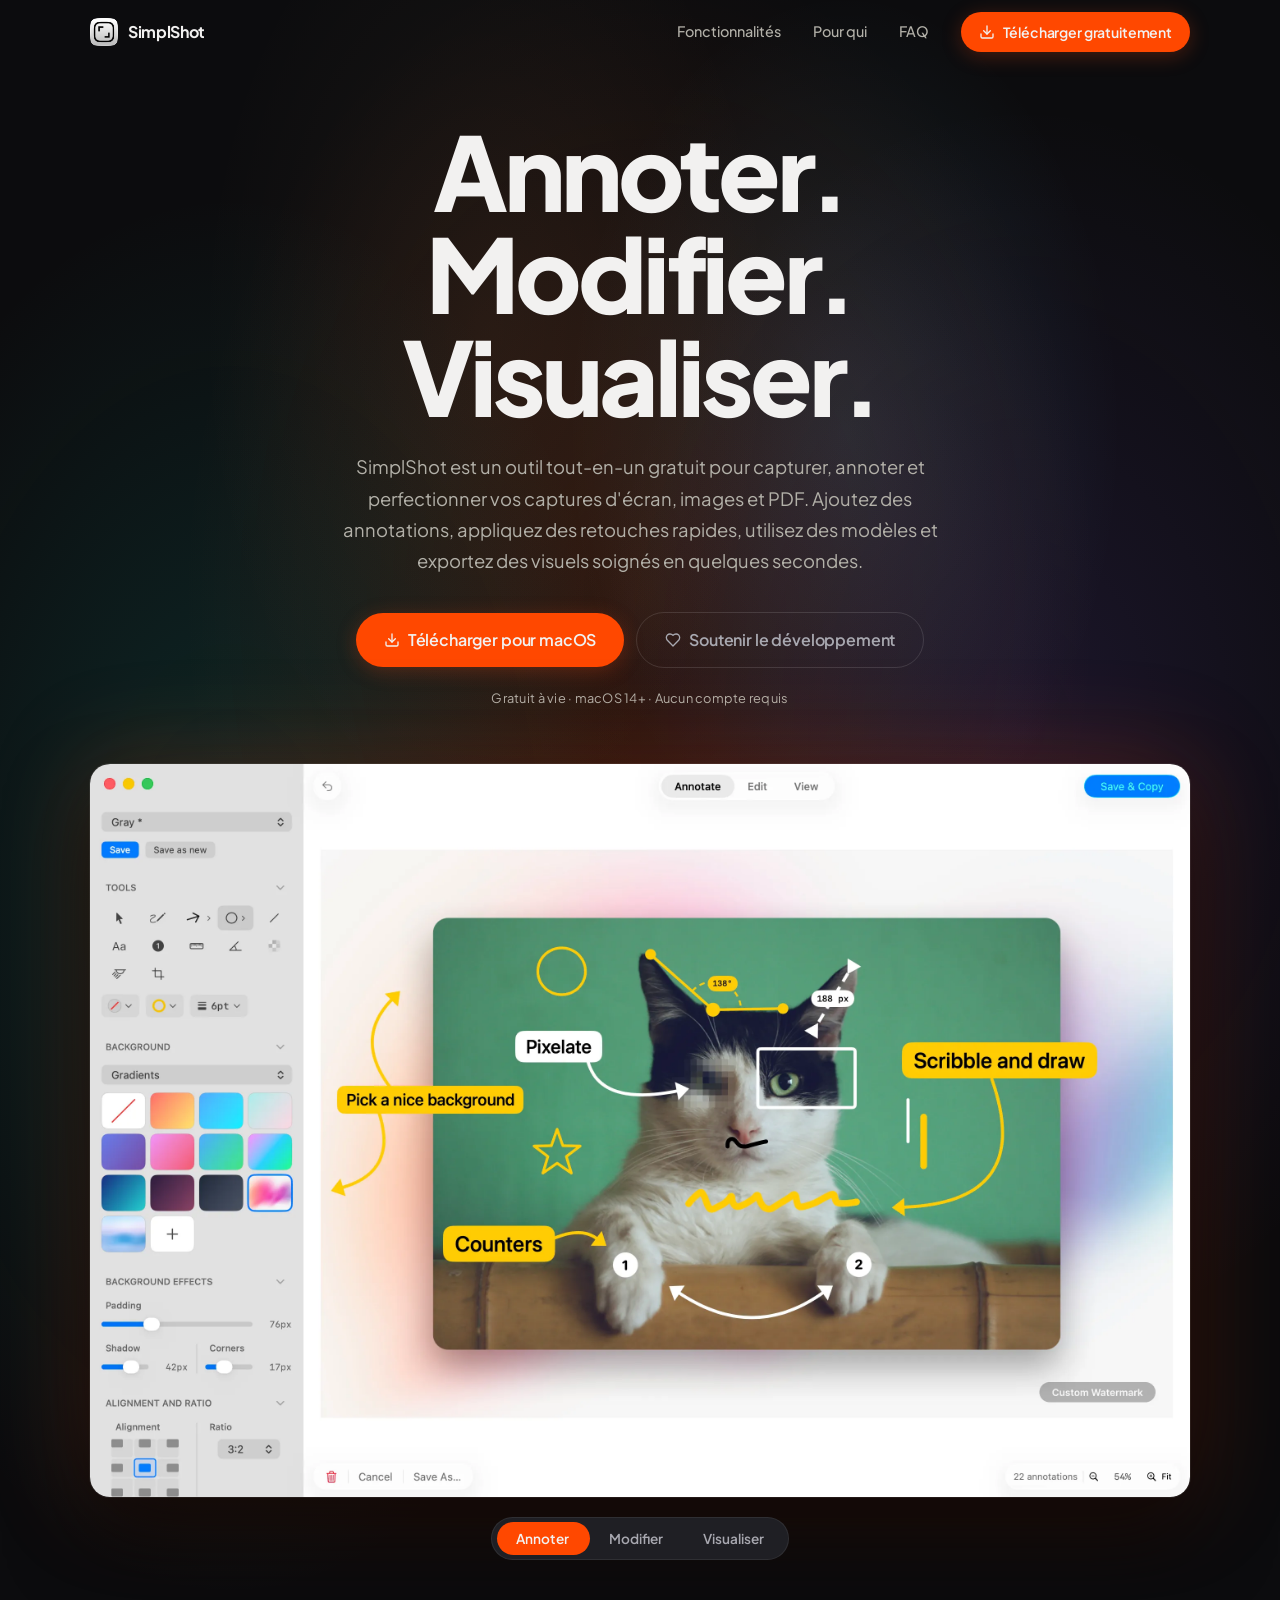
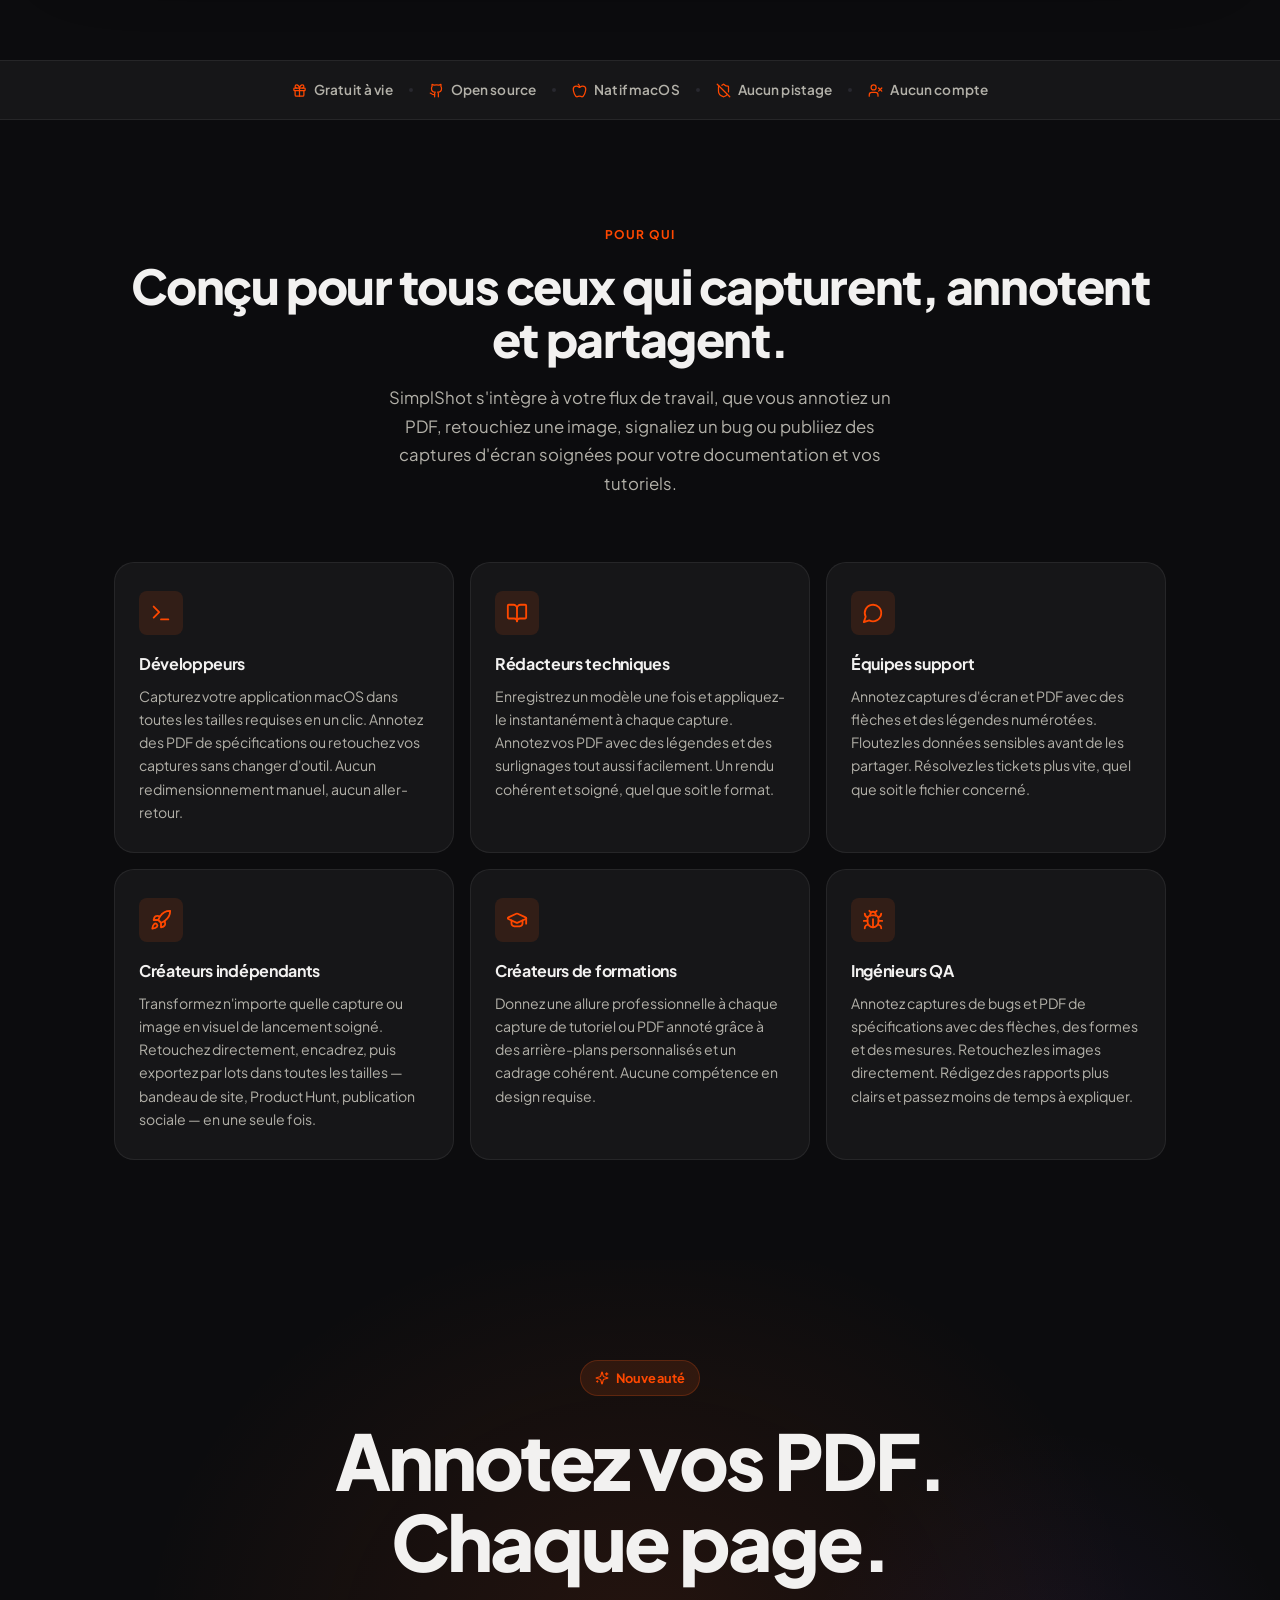
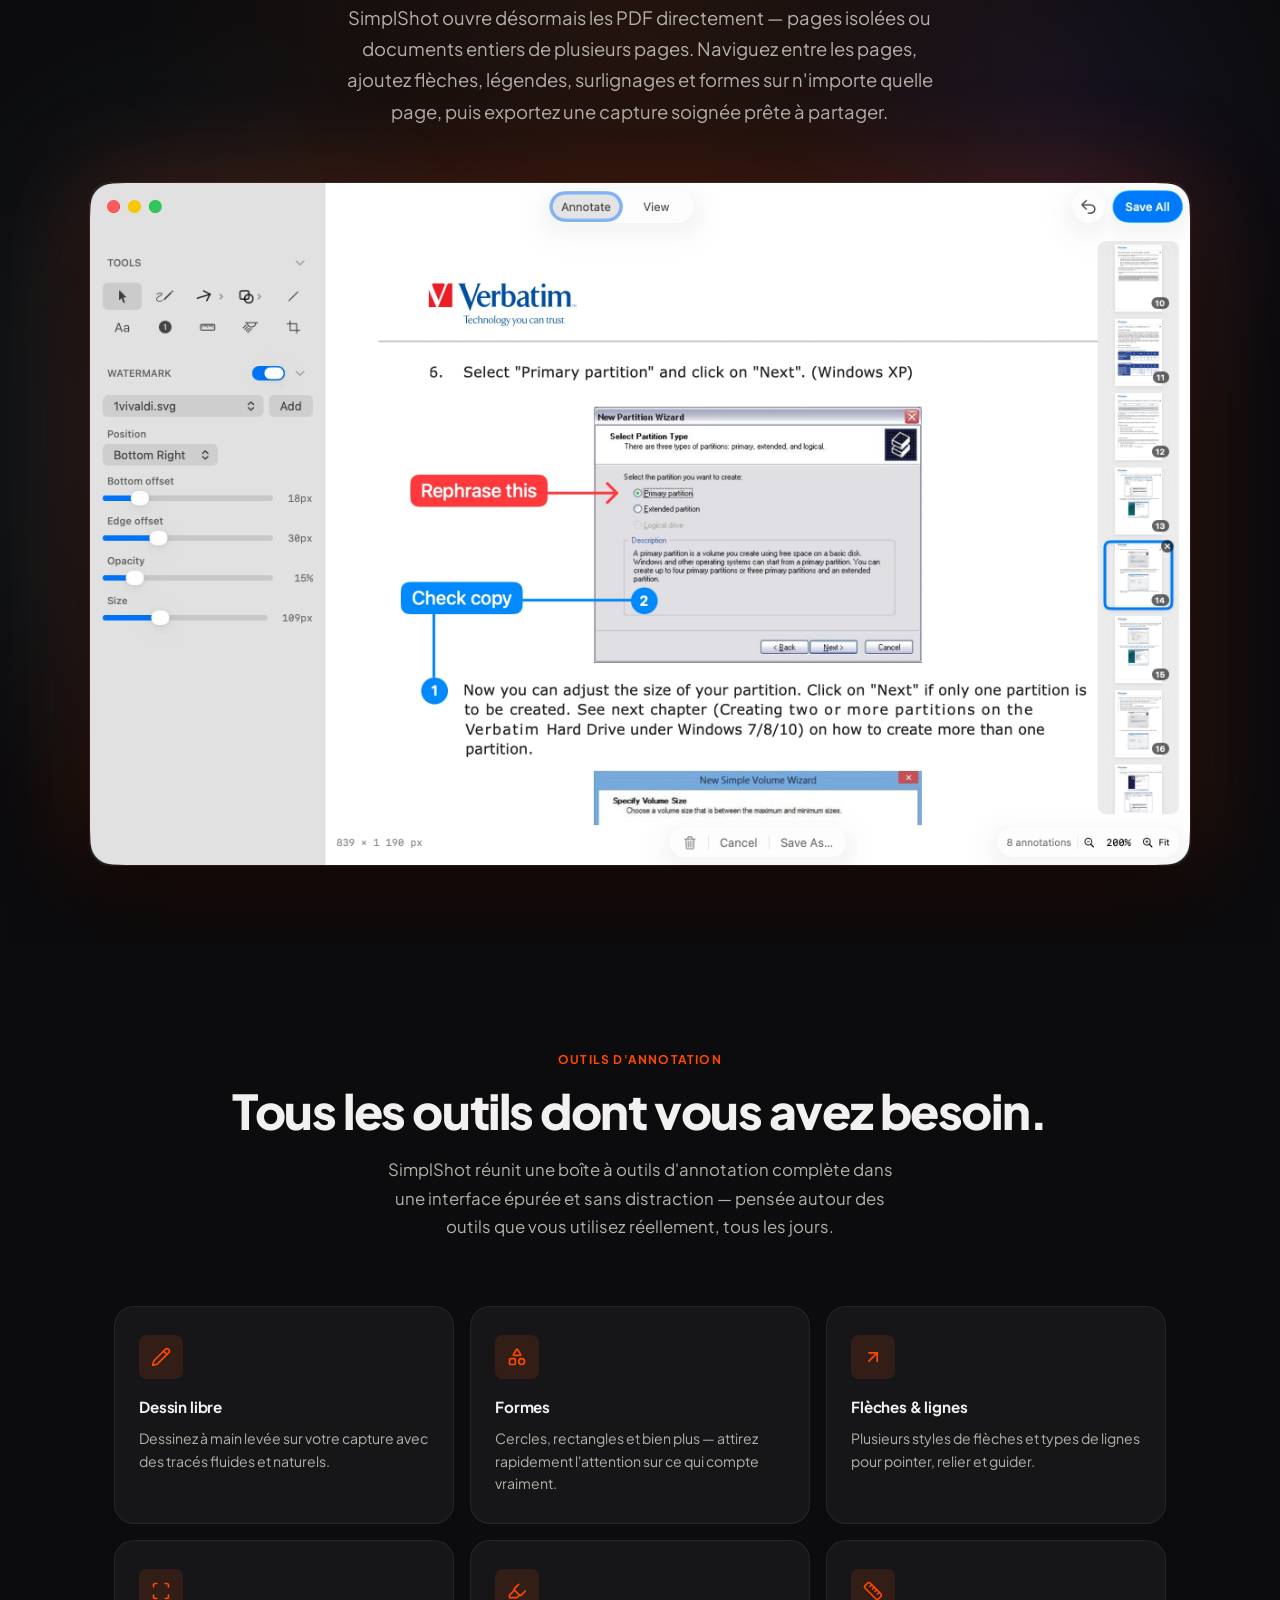
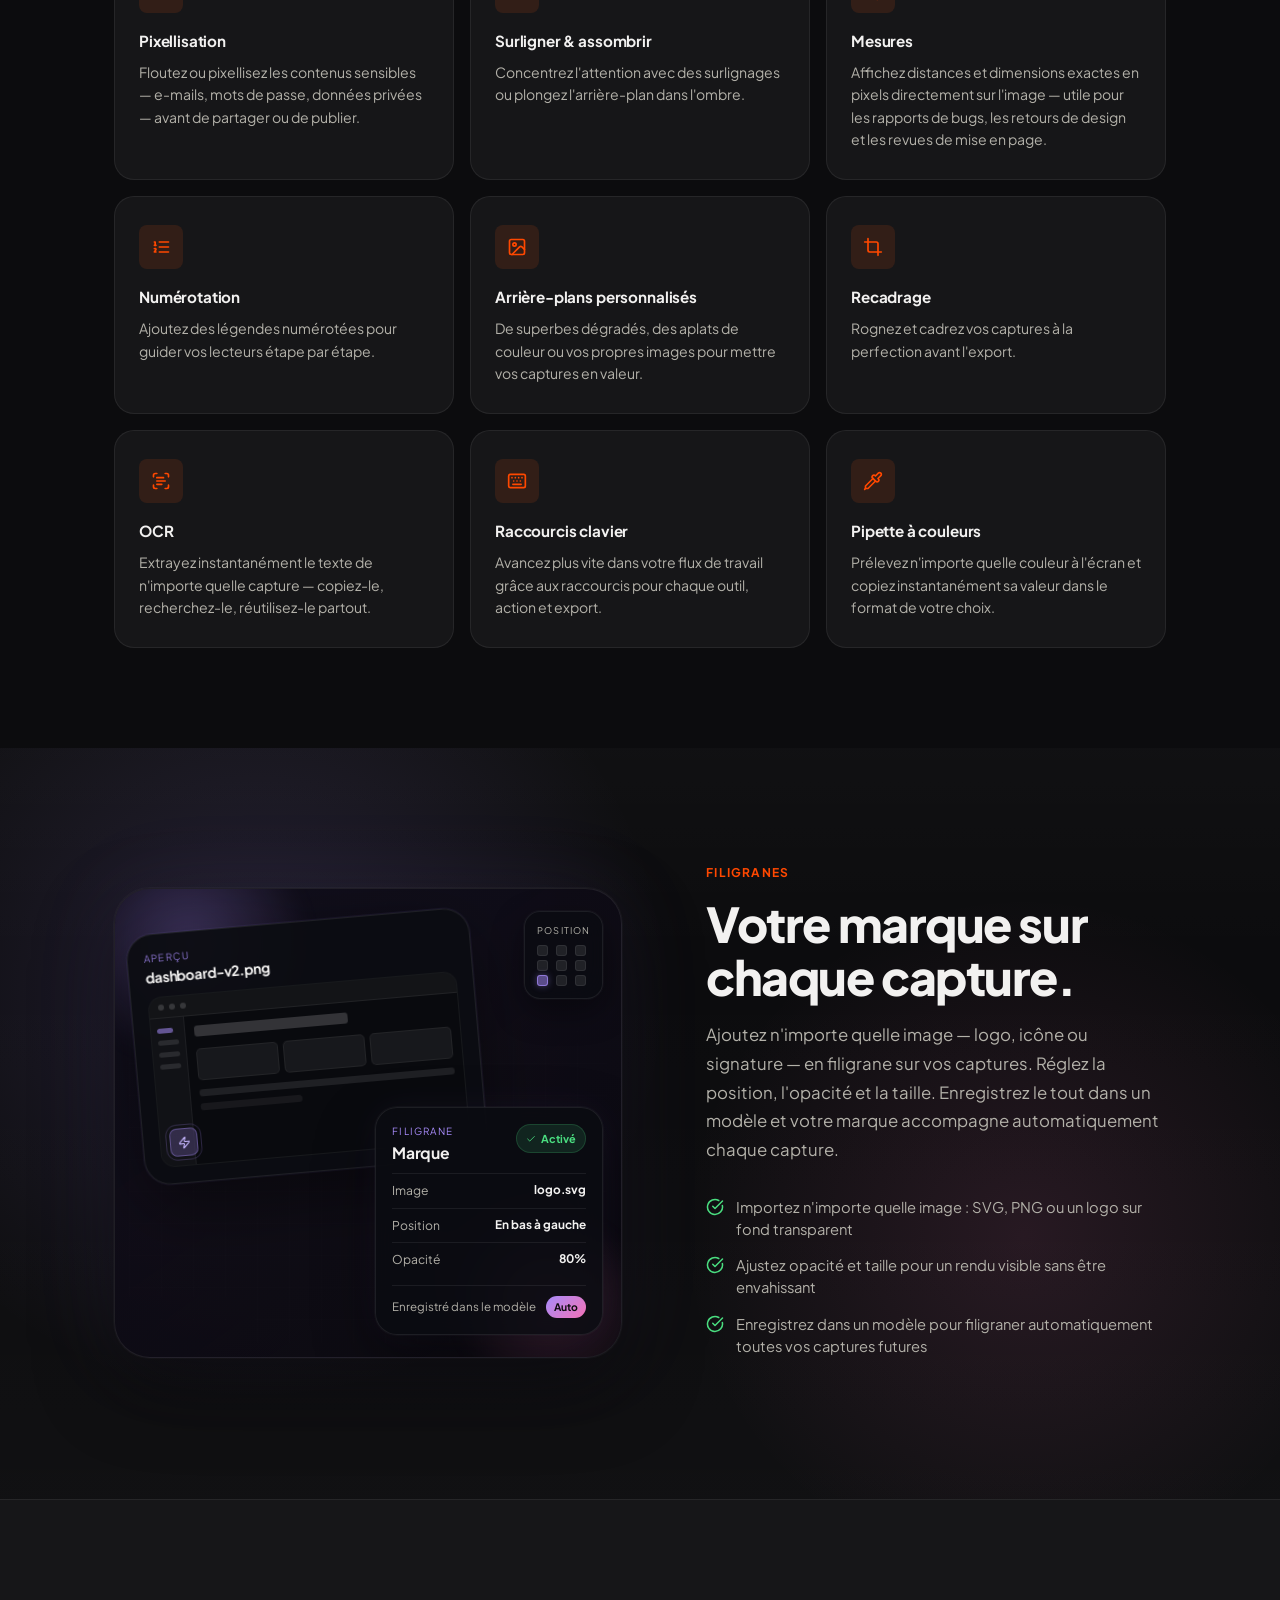
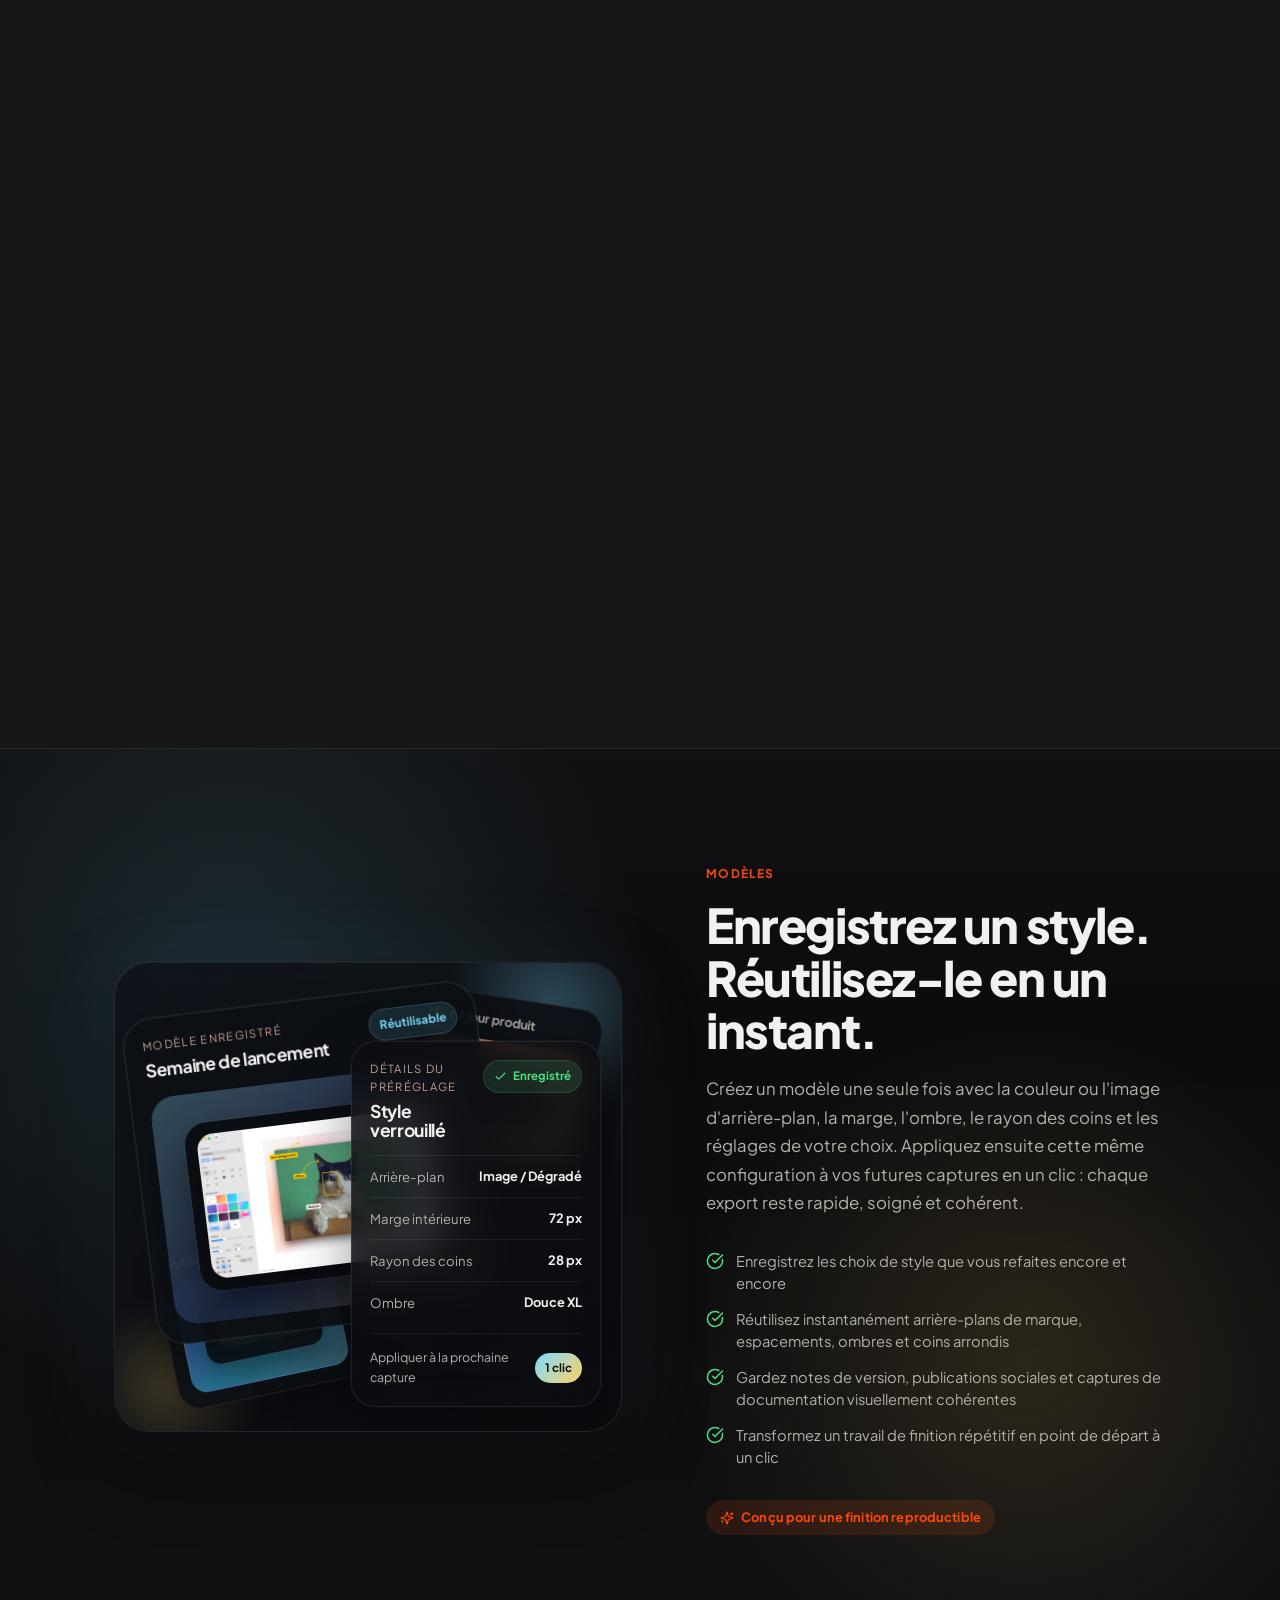
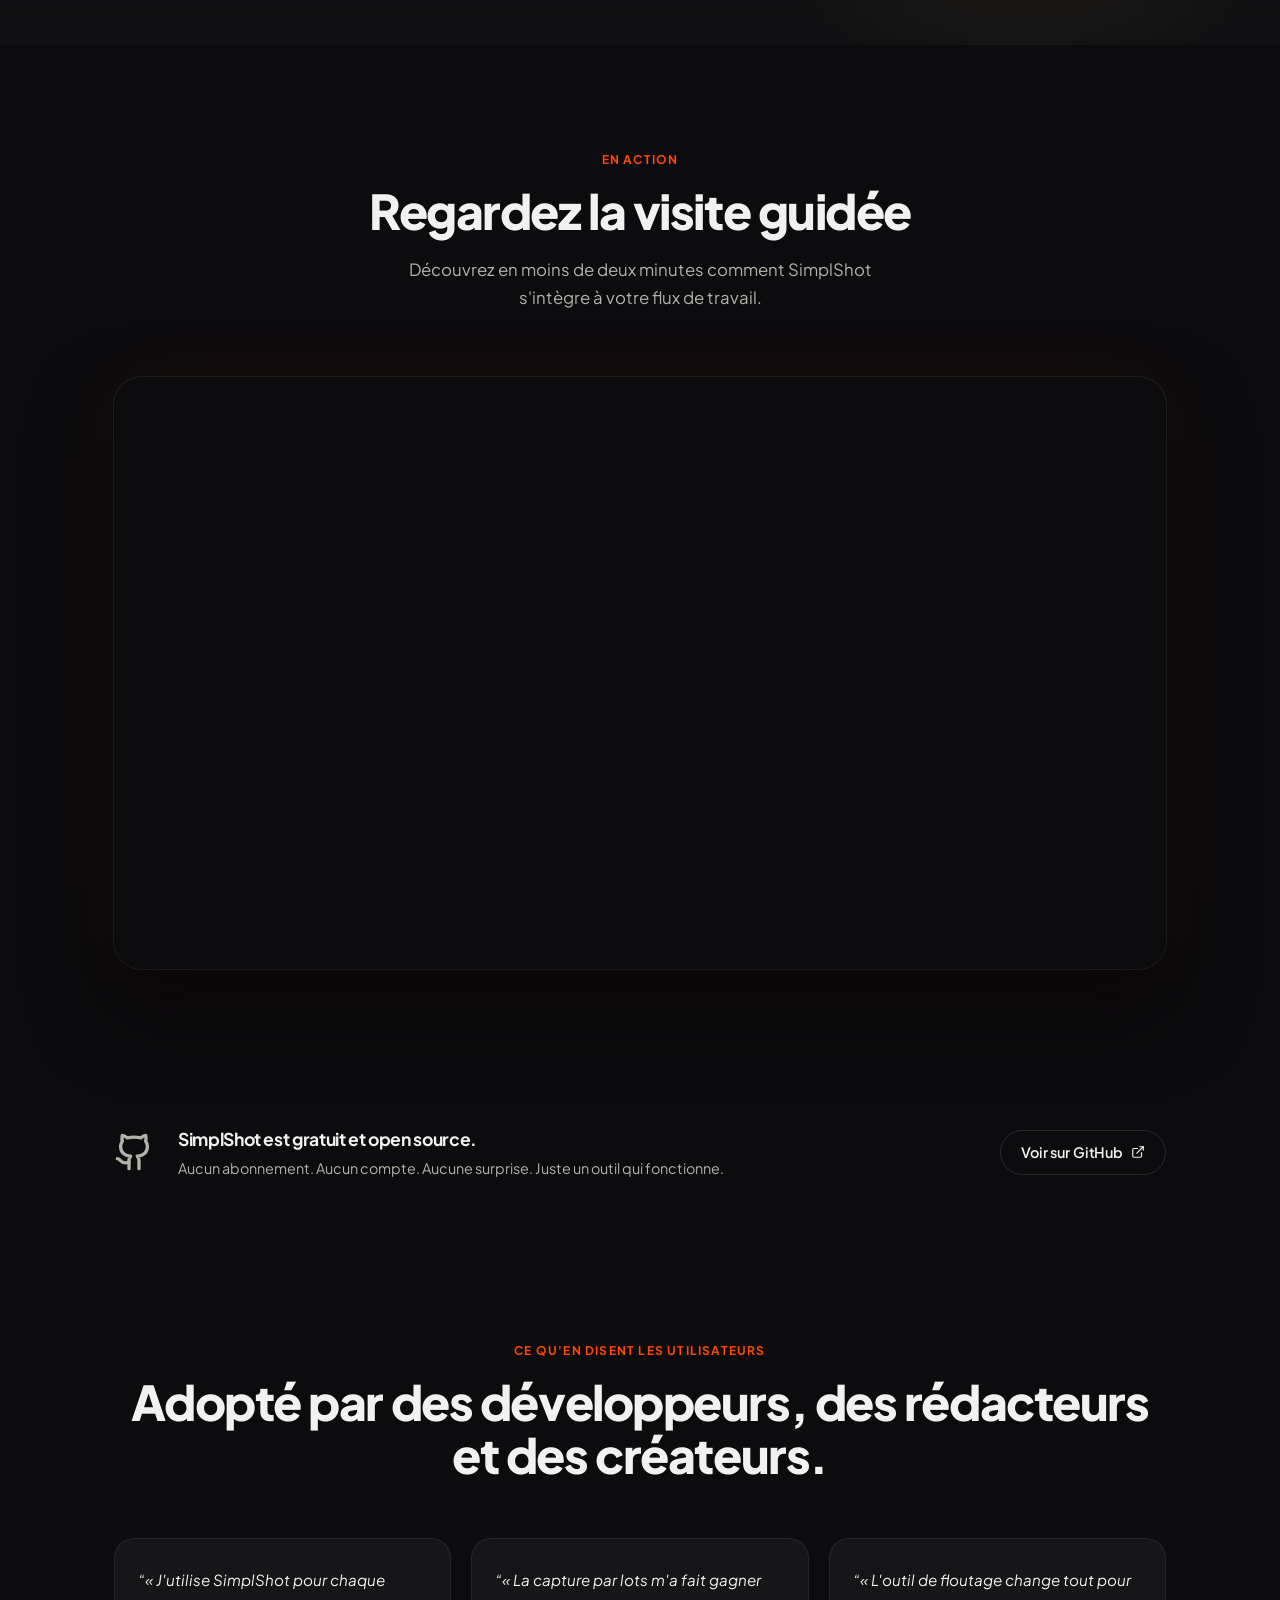
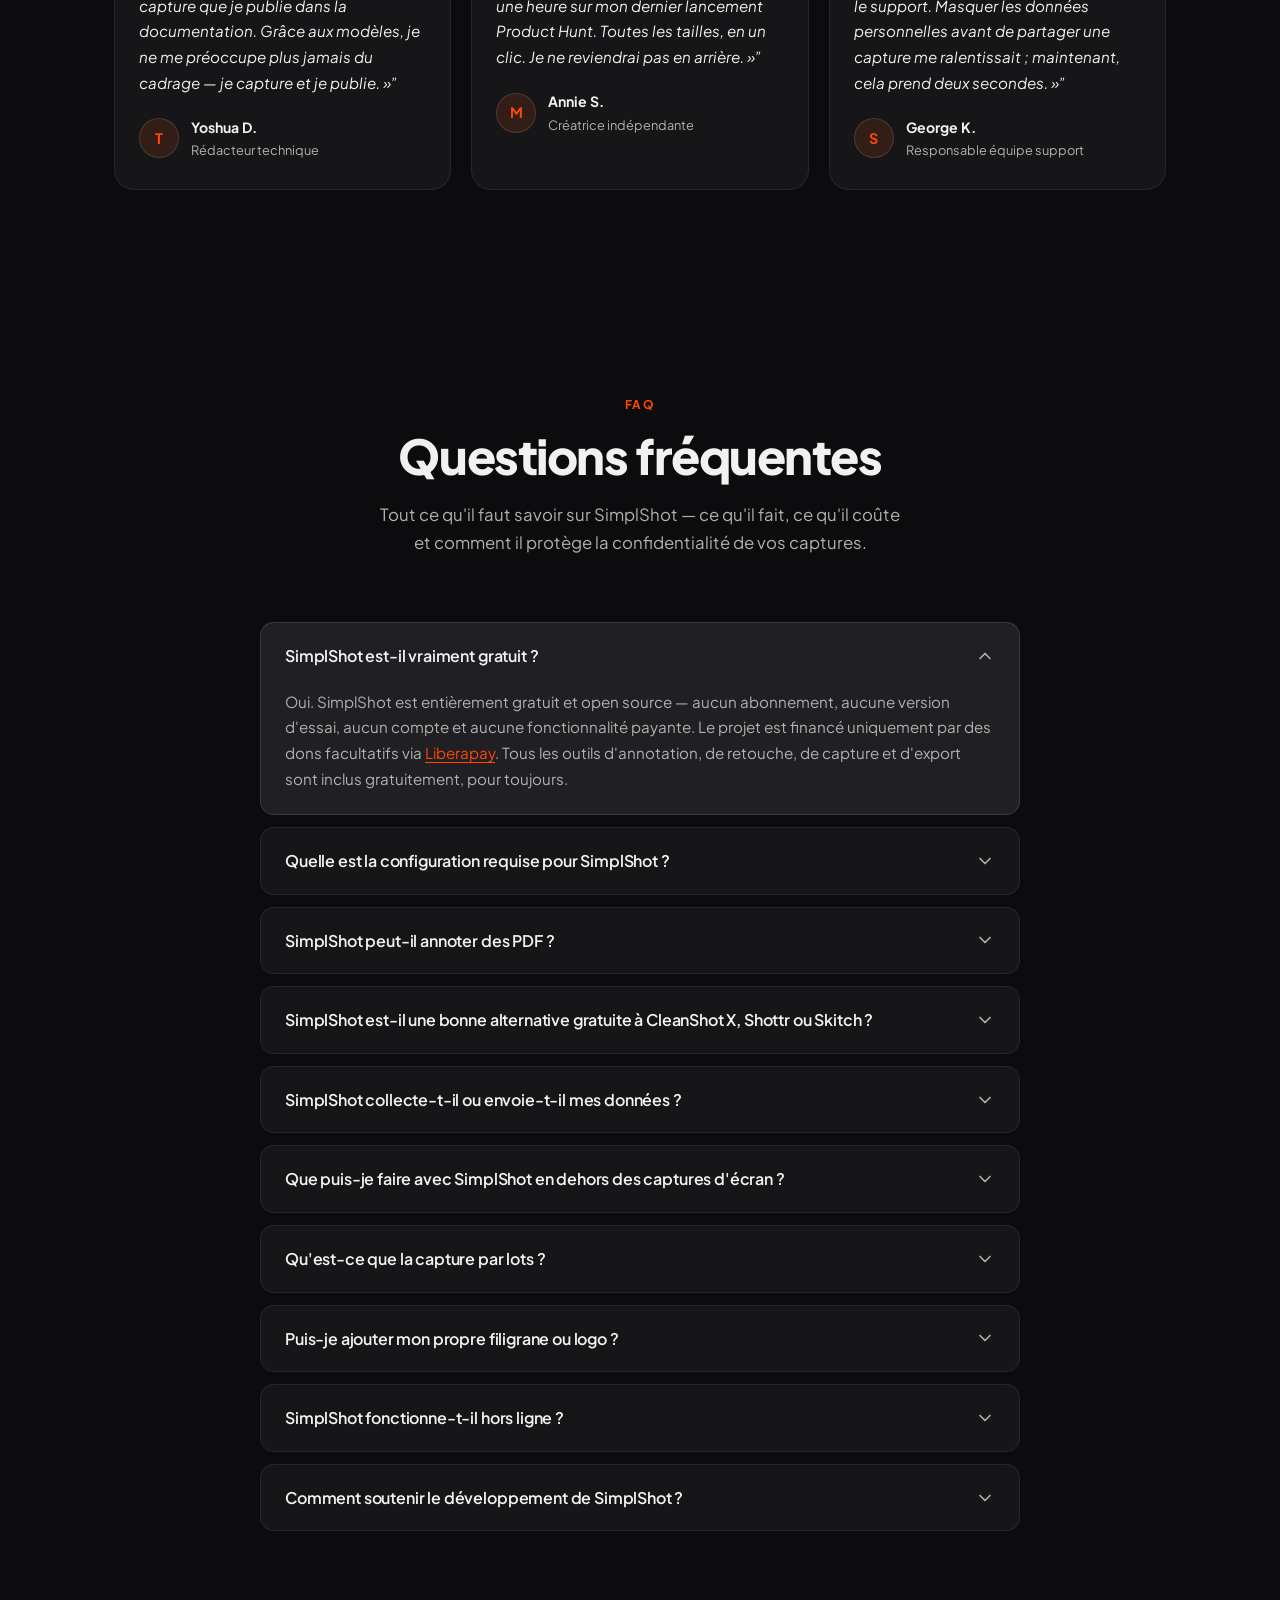
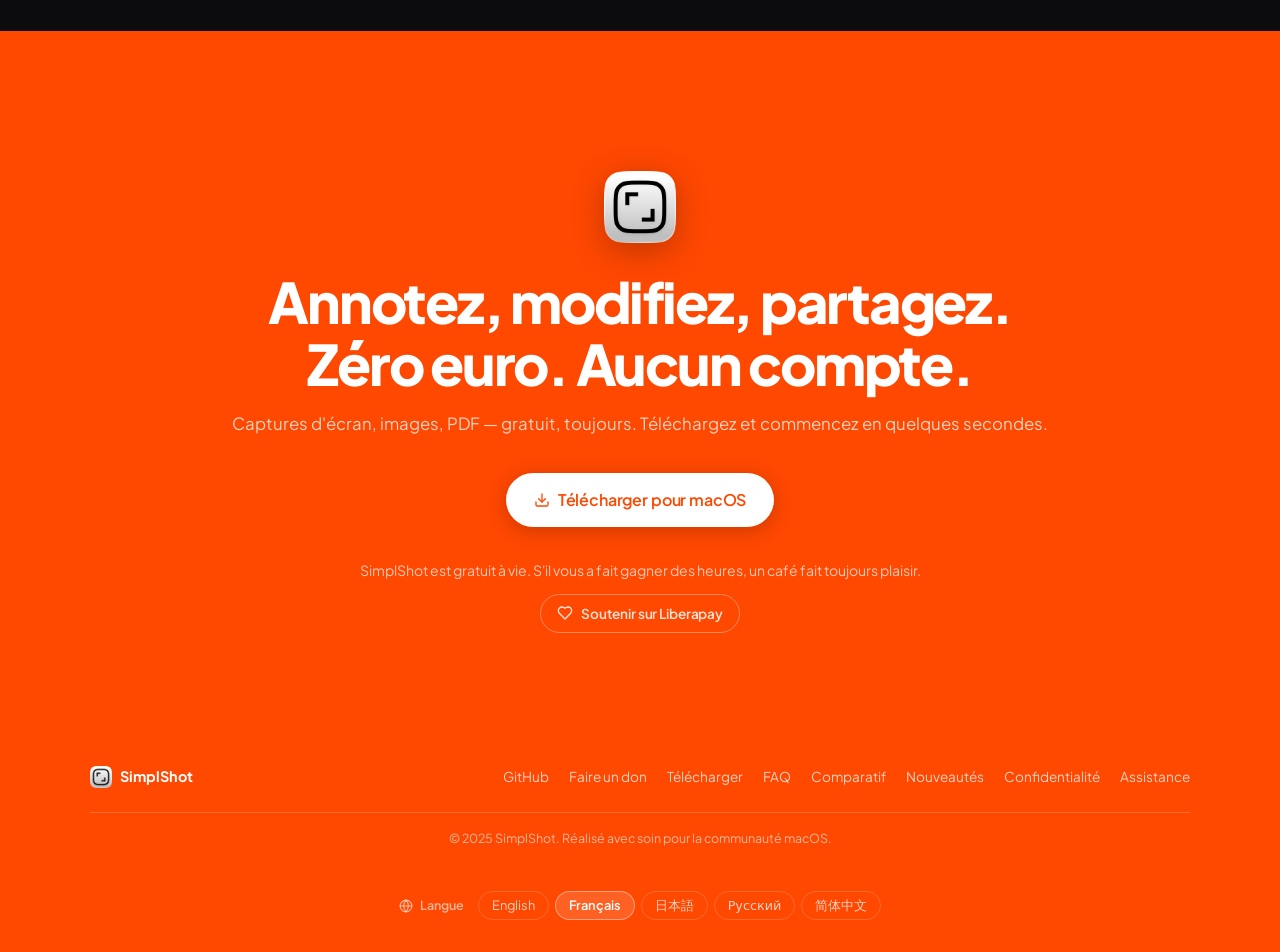
<file: fr/index.html>
<!DOCTYPE html>
<!-- Generated by build-i18n.py from index.html — do not edit by hand.
     Edit the English source and run: python3 build-i18n.py -->
<!-- English source of record. After editing, regenerate the fr/ ja/ ru/ zh/
     copies:  python3 build-i18n.py   (it reports any untranslated strings). -->
<html lang="fr">
<head>
  <meta charset="UTF-8" />
  <meta name="viewport" content="width=device-width, initial-scale=1.0" />

  <!-- Language: remember the footer picker's choice, and send first-time
       visitors to their own language when we have one. Runs before paint so
       there is no flash of English. Add ?nolang to opt out. -->
  <script>
  (function () {
    var SS_PAGE_LANG = 'fr';
    var LOCALES = { en: 1, fr: 1, ja: 1, ru: 1, zh: 1 };
    var KEY = 'ss-lang';

    document.addEventListener('click', function (e) {
      var el = e.target;
      var a = el && el.closest ? el.closest('.lang-list a[data-lang]') : null;
      if (!a) return;
      try { localStorage.setItem(KEY, a.getAttribute('data-lang')); } catch (err) {}
    });

    if (SS_PAGE_LANG !== 'en') return;
    if (location.search.indexOf('nolang') !== -1) return;

    var stored = null;
    try { stored = localStorage.getItem(KEY); } catch (err) {}
    if (stored === 'en') return;

    var target = null;
    if (stored && LOCALES[stored]) {
      target = stored;
    } else if (!stored) {
      var tags = (navigator.languages && navigator.languages.length)
        ? navigator.languages
        : [navigator.language || ''];
      for (var i = 0; i < tags.length; i++) {
        var tag = String(tags[i] || '').toLowerCase();
        var primary = tag.split('-')[0];
        if (primary === 'en') return;
        if (primary === 'zh') {
          // We only ship Simplified; leave Traditional readers on English.
          if (tag.indexOf('hant') !== -1 || /-(tw|hk|mo)$/.test(tag)) continue;
          target = 'zh';
          break;
        }
        if (LOCALES[primary]) { target = primary; break; }
      }
    }
    if (!target || target === 'en') return;

    var rest = location.pathname.replace(/^\/+/, '');
    if (rest === 'index.html') rest = '';
    location.replace('/' + target + '/' + rest + location.search + location.hash);
  })();
  </script>

  <title>SimplShot — Éditeur de captures d'écran et d'annotation PDF gratuit pour macOS</title>
  <meta name="description" content="SimplShot est un éditeur de captures d&#x27;écran et un outil d&#x27;annotation PDF gratuit et open source pour macOS. Annotez, floutez, surlignez et perfectionnez captures, images et PDF en quelques secondes — avec capture par lots, modèles réutilisables, OCR, filigranes et aucun compte requis." />
  <link rel="canonical" href="https://simplshot.com/fr/" />
  <!-- HREFLANG -->
  <link rel="alternate" hreflang="en" href="https://simplshot.com/" />
  <link rel="alternate" hreflang="fr" href="https://simplshot.com/fr/" />
  <link rel="alternate" hreflang="ja" href="https://simplshot.com/ja/" />
  <link rel="alternate" hreflang="ru" href="https://simplshot.com/ru/" />
  <link rel="alternate" hreflang="zh-Hans" href="https://simplshot.com/zh/" />
  <link rel="alternate" hreflang="x-default" href="https://simplshot.com/" />
  <!-- /HREFLANG -->
  <meta name="robots" content="index, follow, max-image-preview:large, max-snippet:-1, max-video-preview:-1" />
  <meta name="author" content="Atle Mo" />
  <meta name="application-name" content="SimplShot" />
  <meta name="apple-mobile-web-app-title" content="SimplShot" />
  <meta name="theme-color" content="#FF4800" />

  <!-- Icons -->
  <link rel="icon" href="/assets/app_icon.png" type="image/png" />
  <link rel="apple-touch-icon" href="/assets/app_icon.png" />
  <link rel="manifest" href="/site.webmanifest" />

  <!-- Open Graph -->
  <meta property="og:type" content="website" />
  <meta property="og:site_name" content="SimplShot" />
  <meta property="og:title" content="SimplShot — Éditeur de captures d&#x27;écran et d&#x27;annotation PDF gratuit pour macOS" />
  <meta property="og:description" content="Application macOS gratuite et open source pour capturer, annoter et perfectionner captures d&#x27;écran, images et PDF. Capture par lots, modèles réutilisables, OCR, filigranes — aucun compte requis." />
  <meta property="og:url" content="https://simplshot.com/fr/" />
  <meta property="og:image" content="https://simplshot.com/assets/og-image.jpg" />
  <meta property="og:image:type" content="image/jpeg" />
  <meta property="og:image:width" content="1200" />
  <meta property="og:image:height" content="630" />
  <meta property="og:image:alt" content="SimplShot — outil gratuit de capture d&#x27;écran et d&#x27;annotation PDF pour macOS" />
  <meta property="og:locale" content="fr_FR" />

  <!-- Twitter / X -->
  <meta name="twitter:card" content="summary_large_image" />
  <meta name="twitter:title" content="SimplShot — Éditeur de captures d&#x27;écran et d&#x27;annotation PDF gratuit pour macOS" />
  <meta name="twitter:description" content="Application macOS gratuite et open source pour capturer, annoter et perfectionner captures d&#x27;écran, images et PDF. Capture par lots, modèles, OCR — aucun compte requis." />
  <meta name="twitter:image" content="https://simplshot.com/assets/og-image.jpg" />
  <meta name="twitter:image:alt" content="SimplShot — outil gratuit de capture d&#x27;écran et d&#x27;annotation PDF pour macOS" />
  <link rel="preconnect" href="https://fonts.googleapis.com" crossorigin />
  <link rel="preconnect" href="https://fonts.gstatic.com" crossorigin />
  <link href="https://fonts.googleapis.com/css2?family=Plus+Jakarta+Sans:wght@400;500;600;700;800&amp;display=swap" rel="stylesheet" />
  <!-- Google Analytics -->
  <script async src="https://www.googletagmanager.com/gtag/js?id=G-KRPH0QPEMD"></script>
  <script>
    window.dataLayer = window.dataLayer || [];
    function gtag(){dataLayer.push(arguments);}
    gtag('js', new Date());
    gtag('config', 'G-KRPH0QPEMD');
  </script>
  <link rel="stylesheet" href="/style.css" />
</head>
<body>
  <a href="#main-content" class="skip-link">Aller au contenu principal</a>

  <!-- NAV -->
  <nav class="nav" id="nav" aria-label="Principale">
    <div class="nav-inner">
      <a href="#hero" class="nav-logo" aria-label="Accueil SimplShot">
        <img src="/assets/app_icon.png" alt="Icône SimplShot" class="nav-icon" />
        <span>SimplShot</span>
      </a>
      <a href="#features" class="nav-link">Fonctionnalités</a>
      <a href="#use-cases" class="nav-link">Pour qui</a>
      <a href="#faq" class="nav-link">FAQ</a>
      <a href="https://github.com/atlemo/SimplShot-App/releases/download/1.5.9/SimplShot.dmg" class="btn btn-accent nav-cta" download data-download> <i data-lucide="download" class="btn-icon"></i>Télécharger gratuitement</a>
    </div>
  </nav>

  <main id="main-content">
  <!-- HERO -->
  <section class="hero" id="hero" aria-labelledby="hero-title">
    <div class="hero-bg-glow"></div>
    <div class="hero-bg-glow-noise" aria-hidden="true"></div>
    <div class="hero-content reveal-up">
      <h1 class="hero-headline" id="hero-title">Annoter.<br/>Modifier.<br/>Visualiser.</h1>
      <p class="hero-sub">SimplShot est un outil tout-en-un gratuit pour capturer, annoter et perfectionner vos captures d'écran, images et PDF. Ajoutez des annotations, appliquez des retouches rapides, utilisez des modèles et exportez des visuels soignés en quelques secondes.</p>
      <div class="hero-ctas">
        <a href="https://github.com/atlemo/SimplShot-App/releases/download/1.5.9/SimplShot.dmg" class="btn btn-accent btn-lg" download data-download> <i data-lucide="download" class="btn-icon"></i>Télécharger pour macOS</a>
        <a href="https://liberapay.com/atle/donate" class="btn btn-ghost btn-lg" target="_blank" rel="noopener noreferrer"> <i data-lucide="heart" class="btn-icon"></i>Soutenir le développement <span class="visually-hidden">(ouvre dans un nouvel onglet)</span> </a>
      </div>
      <p class="hero-meta">Gratuit à vie · macOS 14+ · Aucun compte requis</p>
    </div>

    <div class="hero-image-wrap reveal-up reveal-delay">
      <div class="hero-image-container" id="heroImageContainer" role="img" aria-label="Aperçu de SimplShot en mode annotation">
        <img src="/assets/annotate_dark.webp" alt="" class="hero-img active" id="imgAnnotate" width="1149" height="794" fetchpriority="high" decoding="async" aria-hidden="true" />
        <img src="/assets/edit_dark.webp"     alt="" class="hero-img" id="imgEdit" width="1149" height="794" decoding="async" hidden aria-hidden="true" />
        <img src="/assets/view_dark.webp"     alt="" class="hero-img" id="imgView" width="1149" height="794" decoding="async" hidden aria-hidden="true" />
        <div class="hero-image-glow"></div>
      </div>
      <p class="visually-hidden" id="heroPreviewStatus" aria-live="polite">Aperçu du mode annotation.</p>
      <div class="hero-toggle" role="group" aria-label="Mode d&#x27;aperçu de l&#x27;éditeur">
        <button class="toggle-btn active" id="btnAnnotate" data-target="annotate" type="button" aria-controls="heroImageContainer" aria-pressed="true" data-i18n-preview-label="Aperçu de SimplShot en mode annotation" data-i18n-preview-status="Aperçu du mode annotation.">Annoter</button>
        <button class="toggle-btn" id="btnEdit" data-target="edit" type="button" aria-controls="heroImageContainer" aria-pressed="false" data-i18n-preview-label="Aperçu de SimplShot en mode modification" data-i18n-preview-status="Aperçu du mode modification.">Modifier</button>
        <button class="toggle-btn" id="btnView" data-target="view" type="button" aria-controls="heroImageContainer" aria-pressed="false" data-i18n-preview-label="Aperçu de SimplShot en mode visualisation" data-i18n-preview-status="Aperçu du mode visualisation.">Visualiser</button>
        <div class="toggle-progress" id="toggleProgress"></div>
      </div>
    </div>
  </section>

  <!-- TRUST BAR -->
  <section class="trust-bar reveal-up" aria-label="Points forts de SimplShot">
    <div class="trust-bar-inner">
      <span class="trust-item"><i data-lucide="gift" class="trust-icon"></i>Gratuit à vie</span>
      <span class="trust-dot" aria-hidden="true"></span>
      <span class="trust-item"><i data-lucide="github" class="trust-icon"></i>Open source</span>
      <span class="trust-dot" aria-hidden="true"></span>
      <span class="trust-item"><i data-lucide="apple" class="trust-icon"></i>Natif macOS</span>
      <span class="trust-dot" aria-hidden="true"></span>
      <span class="trust-item"><i data-lucide="shield-off" class="trust-icon"></i>Aucun pistage</span>
      <span class="trust-dot" aria-hidden="true"></span>
      <span class="trust-item"><i data-lucide="user-x" class="trust-icon"></i>Aucun compte</span>
    </div>
  </section>

  <!-- WHO IT'S FOR -->
  <section class="use-cases" id="use-cases">
    <div class="section-inner">
      <div class="section-header reveal-up">
        <span class="section-label">Pour qui</span>
        <h2 class="section-title">Conçu pour tous ceux qui capturent, annotent et partagent.</h2>
        <p class="section-sub">SimplShot s'intègre à votre flux de travail, que vous annotiez un PDF, retouchiez une image, signaliez un bug ou publiiez des captures d'écran soignées pour votre documentation et vos tutoriels.</p>
      </div>

      <div class="use-cases-grid">

        <div class="use-case-card reveal-up" style="--delay: 0ms">
          <div class="use-case-icon-wrap">
            <i data-lucide="terminal" class="use-case-icon"></i>
          </div>
          <h3>Développeurs</h3>
          <p>Capturez votre application macOS dans toutes les tailles requises en un clic. Annotez des PDF de spécifications ou retouchez vos captures sans changer d'outil. Aucun redimensionnement manuel, aucun aller-retour.</p>
        </div>

        <div class="use-case-card reveal-up" style="--delay: 60ms">
          <div class="use-case-icon-wrap">
            <i data-lucide="book-open" class="use-case-icon"></i>
          </div>
          <h3>Rédacteurs techniques</h3>
          <p>Enregistrez un modèle une fois et appliquez-le instantanément à chaque capture. Annotez vos PDF avec des légendes et des surlignages tout aussi facilement. Un rendu cohérent et soigné, quel que soit le format.</p>
        </div>

        <div class="use-case-card reveal-up" style="--delay: 120ms">
          <div class="use-case-icon-wrap">
            <i data-lucide="message-circle" class="use-case-icon"></i>
          </div>
          <h3>Équipes support</h3>
          <p>Annotez captures d'écran et PDF avec des flèches et des légendes numérotées. Floutez les données sensibles avant de les partager. Résolvez les tickets plus vite, quel que soit le fichier concerné.</p>
        </div>

        <div class="use-case-card reveal-up" style="--delay: 180ms">
          <div class="use-case-icon-wrap">
            <i data-lucide="rocket" class="use-case-icon"></i>
          </div>
          <h3>Créateurs indépendants</h3>
          <p>Transformez n'importe quelle capture ou image en visuel de lancement soigné. Retouchez directement, encadrez, puis exportez par lots dans toutes les tailles — bandeau de site, Product Hunt, publication sociale — en une seule fois.</p>
        </div>

        <div class="use-case-card reveal-up" style="--delay: 240ms">
          <div class="use-case-icon-wrap">
            <i data-lucide="graduation-cap" class="use-case-icon"></i>
          </div>
          <h3>Créateurs de formations</h3>
          <p>Donnez une allure professionnelle à chaque capture de tutoriel ou PDF annoté grâce à des arrière-plans personnalisés et un cadrage cohérent. Aucune compétence en design requise.</p>
        </div>

        <div class="use-case-card reveal-up" style="--delay: 300ms">
          <div class="use-case-icon-wrap">
            <i data-lucide="bug" class="use-case-icon"></i>
          </div>
          <h3>Ingénieurs QA</h3>
          <p>Annotez captures de bugs et PDF de spécifications avec des flèches, des formes et des mesures. Retouchez les images directement. Rédigez des rapports plus clairs et passez moins de temps à expliquer.</p>
        </div>

      </div>
    </div>
  </section>

  <!-- PDF ANNOTATIONS SPOTLIGHT -->
  <section class="pdf-feature" id="pdf-annotations">
    <div class="pdf-feature-bg-glow" aria-hidden="true"></div>
    <div class="pdf-feature-content reveal-up">
      <span class="pdf-feature-new-badge"> <i data-lucide="sparkles" class="badge-icon"></i>Nouveauté</span>
      <h2 class="pdf-feature-headline">Annotez vos PDF.<br/>Chaque page.</h2>
      <p class="pdf-feature-sub">SimplShot ouvre désormais les PDF directement — pages isolées ou documents entiers de plusieurs pages. Naviguez entre les pages, ajoutez flèches, légendes, surlignages et formes sur n'importe quelle page, puis exportez une capture soignée prête à partager.</p>
    </div>
    <div class="pdf-feature-image-wrap reveal-up reveal-delay">
      <div class="pdf-feature-image-container">
        <img src="/assets/pdf_annotations.webp" alt="Vue d&#x27;annotation PDF de SimplShot montrant un PDF de plusieurs pages avec légendes et surlignages appliqués" class="pdf-feature-img" width="2428" height="1506" loading="lazy" decoding="async" />
        <div class="pdf-feature-image-glow"></div>
      </div>
    </div>
  </section>

  <!-- FEATURES -->
  <section class="features" id="features">
    <div class="section-inner">
      <div class="section-header reveal-up">
        <span class="section-label">Outils d'annotation</span>
        <h2 class="section-title">Tous les outils dont vous avez besoin.</h2>
        <p class="section-sub">SimplShot réunit une boîte à outils d'annotation complète dans une interface épurée et sans distraction — pensée autour des outils que vous utilisez réellement, tous les jours.</p>
      </div>

      <div class="features-grid">

        <div class="feature-card reveal-up" style="--delay: 0ms">
          <div class="feature-icon-wrap">
            <i data-lucide="pencil" class="feature-icon"></i>
          </div>
          <h3>Dessin libre</h3>
          <p>Dessinez à main levée sur votre capture avec des tracés fluides et naturels.</p>
        </div>

        <div class="feature-card reveal-up" style="--delay: 60ms">
          <div class="feature-icon-wrap">
            <i data-lucide="shapes" class="feature-icon"></i>
          </div>
          <h3>Formes</h3>
          <p>Cercles, rectangles et bien plus — attirez rapidement l'attention sur ce qui compte vraiment.</p>
        </div>

        <div class="feature-card reveal-up" style="--delay: 120ms">
          <div class="feature-icon-wrap">
            <i data-lucide="arrow-up-right" class="feature-icon"></i>
          </div>
          <h3>Flèches &amp; lignes</h3>
          <p>Plusieurs styles de flèches et types de lignes pour pointer, relier et guider.</p>
        </div>

        <div class="feature-card reveal-up" style="--delay: 180ms">
          <div class="feature-icon-wrap">
            <i data-lucide="scan" class="feature-icon"></i>
          </div>
          <h3>Pixellisation</h3>
          <p>Floutez ou pixellisez les contenus sensibles — e-mails, mots de passe, données privées — avant de partager ou de publier.</p>
        </div>

        <div class="feature-card reveal-up" style="--delay: 240ms">
          <div class="feature-icon-wrap">
            <i data-lucide="highlighter" class="feature-icon"></i>
          </div>
          <h3>Surligner &amp; assombrir</h3>
          <p>Concentrez l'attention avec des surlignages ou plongez l'arrière-plan dans l'ombre.</p>
        </div>

        <div class="feature-card reveal-up" style="--delay: 300ms">
          <div class="feature-icon-wrap">
            <i data-lucide="ruler" class="feature-icon"></i>
          </div>
          <h3>Mesures</h3>
          <p>Affichez distances et dimensions exactes en pixels directement sur l'image — utile pour les rapports de bugs, les retours de design et les revues de mise en page.</p>
        </div>

        <div class="feature-card reveal-up" style="--delay: 360ms">
          <div class="feature-icon-wrap">
            <i data-lucide="list-ordered" class="feature-icon"></i>
          </div>
          <h3>Numérotation</h3>
          <p>Ajoutez des légendes numérotées pour guider vos lecteurs étape par étape.</p>
        </div>

        <div class="feature-card reveal-up" style="--delay: 420ms">
          <div class="feature-icon-wrap">
            <i data-lucide="image" class="feature-icon"></i>
          </div>
          <h3>Arrière-plans personnalisés</h3>
          <p>De superbes dégradés, des aplats de couleur ou vos propres images pour mettre vos captures en valeur.</p>
        </div>

        <div class="feature-card reveal-up" style="--delay: 480ms">
          <div class="feature-icon-wrap">
            <i data-lucide="crop" class="feature-icon"></i>
          </div>
          <h3>Recadrage</h3>
          <p>Rognez et cadrez vos captures à la perfection avant l'export.</p>
        </div>

        <div class="feature-card reveal-up" style="--delay: 540ms">
          <div class="feature-icon-wrap">
            <i data-lucide="scan-text" class="feature-icon"></i>
          </div>
          <h3>OCR</h3>
          <p>Extrayez instantanément le texte de n'importe quelle capture — copiez-le, recherchez-le, réutilisez-le partout.</p>
        </div>

        <div class="feature-card reveal-up" style="--delay: 600ms">
          <div class="feature-icon-wrap">
            <i data-lucide="keyboard" class="feature-icon"></i>
          </div>
          <h3>Raccourcis clavier</h3>
          <p>Avancez plus vite dans votre flux de travail grâce aux raccourcis pour chaque outil, action et export.</p>
        </div>

        <div class="feature-card reveal-up" style="--delay: 660ms">
          <div class="feature-icon-wrap">
            <i data-lucide="pipette" class="feature-icon"></i>
          </div>
          <h3>Pipette à couleurs</h3>
          <p>Prélevez n'importe quelle couleur à l'écran et copiez instantanément sa valeur dans le format de votre choix.</p>
        </div>

      </div>
    </div>
  </section>

  <!-- WATERMARKS SPOTLIGHT -->
  <section class="watermarks" id="watermarks">
    <div class="section-inner watermarks-inner">

      <div class="watermarks-visual reveal-left" aria-hidden="true">
        <div class="watermarks-showcase">
          <div class="watermarks-glow watermarks-glow--violet"></div>
          <div class="watermarks-glow watermarks-glow--pink"></div>

          <!-- Main screenshot card with watermark applied -->
          <div class="wm-card">
            <div class="wm-card-header">
              <p class="wm-card-eyebrow">Aperçu</p>
              <h3>dashboard-v2.png</h3>
            </div>
            <div class="wm-canvas">
              <div class="wm-screenshot">
                <div class="wm-chrome">
                  <span class="wm-dot"></span>
                  <span class="wm-dot"></span>
                  <span class="wm-dot"></span>
                </div>
                <div class="wm-body">
                  <div class="wm-sidebar">
                    <div class="wm-nav-item wm-nav-item--active"></div>
                    <div class="wm-nav-item"></div>
                    <div class="wm-nav-item"></div>
                    <div class="wm-nav-item"></div>
                  </div>
                  <div class="wm-content">
                    <div class="wm-content-block wm-content-block--title"></div>
                    <div class="wm-content-row">
                      <div class="wm-content-card"></div>
                      <div class="wm-content-card"></div>
                      <div class="wm-content-card"></div>
                    </div>
                    <div class="wm-content-block"></div>
                    <div class="wm-content-block wm-content-block--short"></div>
                  </div>
                </div>
                <div class="wm-stamp">
                  <div class="wm-stamp-ring"></div>
                  <i data-lucide="zap" class="wm-stamp-icon"></i>
                </div>
              </div>
            </div>
          </div>

          <!-- Floating watermark settings panel -->
          <div class="wm-panel">
            <div class="wm-panel-top">
              <div>
                <p class="wm-panel-eyebrow">Filigrane</p>
                <h3>Marque</h3>
              </div>
              <span class="wm-panel-chip"> <i data-lucide="check" class="wm-chip-icon"></i>Activé</span>
            </div>
            <div class="wm-panel-setting">
              <span>Image</span>
              <strong>logo.svg</strong>
            </div>
            <div class="wm-panel-setting">
              <span>Position</span>
              <strong>En bas à gauche</strong>
            </div>
            <div class="wm-panel-setting">
              <span>Opacité</span>
              <strong>80%</strong>
            </div>
            <div class="wm-panel-footer">
              <span>Enregistré dans le modèle</span>
              <span class="wm-save-chip">Auto</span>
            </div>
          </div>

          <!-- Position picker -->
          <div class="wm-position-picker">
            <p class="wm-picker-label">Position</p>
            <div class="wm-position-grid">
              <div class="wm-pos-dot"></div>
              <div class="wm-pos-dot"></div>
              <div class="wm-pos-dot"></div>
              <div class="wm-pos-dot"></div>
              <div class="wm-pos-dot"></div>
              <div class="wm-pos-dot"></div>
              <div class="wm-pos-dot wm-pos-dot--active"></div>
              <div class="wm-pos-dot"></div>
              <div class="wm-pos-dot"></div>
            </div>
          </div>

        </div>
      </div>

      <div class="watermarks-copy reveal-right">
        <span class="section-label">Filigranes</span>
        <h2 class="section-title">Votre marque sur<br/>chaque capture.</h2>
        <p class="section-sub">Ajoutez n'importe quelle image — logo, icône ou signature — en filigrane sur vos captures. Réglez la position, l'opacité et la taille. Enregistrez le tout dans un modèle et votre marque accompagne automatiquement chaque capture.</p>
        <ul class="batch-list watermarks-list">
          <li>
            <i data-lucide="check-circle" class="check-icon"></i>
            <span>Importez n'importe quelle image : SVG, PNG ou un logo sur fond transparent</span>
          </li>
          <li>
            <i data-lucide="check-circle" class="check-icon"></i>
            <span>Ajustez opacité et taille pour un rendu visible sans être envahissant</span>
          </li>
          <li>
            <i data-lucide="check-circle" class="check-icon"></i>
            <span>Enregistrez dans un modèle pour filigraner automatiquement toutes vos captures futures</span>
          </li>
        </ul>
      </div>

    </div>
  </section>

  <!-- BATCH CAPTURE SPOTLIGHT -->
  <section class="batch" id="batch">
    <div class="section-inner batch-inner">

      <div class="batch-copy reveal-left">
        <span class="section-label">Fonctionnalité unique</span>
        <h2 class="section-title">Capture par lots.<br/>Toutes les tailles d'un coup.</h2>
        <p class="section-sub">Définissez un jeu de tailles de fenêtre personnalisées, puis capturez n'importe quelle fenêtre d'application dans toutes ces tailles en un seul clic. Fini le redimensionnement, la recapture et le réexport un par un.</p>
        <ul class="batch-list">
          <li>
            <i data-lucide="check-circle" class="check-icon"></i>
            <span>Parfait pour le Mac App Store — capturez les deux tailles requises en une fois</span>
          </li>
          <li>
            <i data-lucide="check-circle" class="check-icon"></i>
            <span>Générez les formats bandeau de site, Product Hunt et publication sociale en un clic</span>
          </li>
          <li>
            <i data-lucide="check-circle" class="check-icon"></i>
            <span>Définissez vos propres tailles prédéfinies et réutilisez-les à chaque version</span>
          </li>
          <li>
            <i data-lucide="check-circle" class="check-icon"></i>
            <span>Économise des heures de redimensionnement et de réexport répétitifs à chaque lancement</span>
          </li>
        </ul>
        <span class="unique-badge"> <i data-lucide="sparkles" class="badge-icon"></i>Exclusif à SimplShot</span>
      </div>

      <div class="batch-visual reveal-right" aria-hidden="true">
        <div class="batch-illustration">
          <div class="batch-frame batch-frame--lg">
            <div class="batch-frame-label">1280 × 800</div>
            <div class="batch-frame-content">
              <div class="batch-mock-toolbar"></div>
              <div class="batch-mock-body"></div>
            </div>
          </div>
          <div class="batch-frame batch-frame--md">
            <div class="batch-frame-label">800 × 600</div>
            <div class="batch-frame-content">
              <div class="batch-mock-toolbar"></div>
              <div class="batch-mock-body"></div>
            </div>
          </div>
          <div class="batch-frame batch-frame--sm">
            <div class="batch-frame-label">375 × 667</div>
            <div class="batch-frame-content">
              <div class="batch-mock-toolbar"></div>
              <div class="batch-mock-body"></div>
            </div>
          </div>
          <div class="batch-capture-btn"> <i data-lucide="camera" class="capture-icon"></i>Tout capturer</div>
        </div>
      </div>

    </div>
  </section>

  <!-- TEMPLATES SPOTLIGHT -->
  <section class="templates" id="templates">
    <div class="section-inner templates-inner">

      <div class="templates-visual reveal-left" aria-hidden="true">
        <div class="templates-showcase">
          <div class="templates-glow templates-glow--one"></div>
          <div class="templates-glow templates-glow--two"></div>

          <div class="template-card">
            <div class="template-card-header">
              <div>
                <p class="template-card-label">Modèle enregistré</p>
                <h3>Semaine de lancement</h3>
              </div>
              <span class="template-card-chip">Réutilisable</span>
            </div>

            <div class="template-canvas">
              <div class="template-shot-frame">
                <img src="/assets/promo-shot-1a.png" alt="Capture d&#x27;écran SimplShot stylisée avec un modèle enregistré" class="template-shot" width="2424" height="1506" loading="lazy" decoding="async" />
              </div>
            </div>
          </div>

          <div class="template-mini-card template-mini-card--warm">
            <span class="template-mini-title">Mise à jour produit</span>
            <div class="template-mini-preview template-mini-preview--warm"></div>
          </div>

          <div class="template-mini-card template-mini-card--cool">
            <span class="template-mini-title">Publication sociale</span>
            <div class="template-mini-preview template-mini-preview--cool"></div>
          </div>

          <div class="template-inspector">
            <div class="template-inspector-top">
              <div>
                <p class="template-inspector-label">Détails du préréglage</p>
                <h3>Style verrouillé</h3>
              </div>
              <span class="template-inspector-state"> <i data-lucide="check" class="template-state-icon"></i>Enregistré</span>
            </div>

            <div class="template-setting">
              <span>Arrière-plan</span>
              <strong>Image / Dégradé</strong>
            </div>
            <div class="template-setting">
              <span>Marge intérieure</span>
              <strong>72 px</strong>
            </div>
            <div class="template-setting">
              <span>Rayon des coins</span>
              <strong>28 px</strong>
            </div>
            <div class="template-setting">
              <span>Ombre</span>
              <strong>Douce XL</strong>
            </div>

            <div class="template-inspector-footer">
              <span>Appliquer à la prochaine capture</span>
              <span class="template-apply-chip">1 clic</span>
            </div>
          </div>
        </div>
      </div>

      <div class="templates-copy reveal-right">
        <span class="section-label">Modèles</span>
        <h2 class="section-title">Enregistrez un style.<br/>Réutilisez-le en un instant.</h2>
        <p class="section-sub">Créez un modèle une seule fois avec la couleur ou l'image d'arrière-plan, la marge, l'ombre, le rayon des coins et les réglages de votre choix. Appliquez ensuite cette même configuration à vos futures captures en un clic : chaque export reste rapide, soigné et cohérent.</p>
        <ul class="batch-list templates-list">
          <li>
            <i data-lucide="check-circle" class="check-icon"></i>
            <span>Enregistrez les choix de style que vous refaites encore et encore</span>
          </li>
          <li>
            <i data-lucide="check-circle" class="check-icon"></i>
            <span>Réutilisez instantanément arrière-plans de marque, espacements, ombres et coins arrondis</span>
          </li>
          <li>
            <i data-lucide="check-circle" class="check-icon"></i>
            <span>Gardez notes de version, publications sociales et captures de documentation visuellement cohérentes</span>
          </li>
          <li>
            <i data-lucide="check-circle" class="check-icon"></i>
            <span>Transformez un travail de finition répétitif en point de départ à un clic</span>
          </li>
        </ul>
        <span class="template-badge"> <i data-lucide="sparkles" class="badge-icon"></i>Conçu pour une finition reproductible</span>
      </div>

    </div>
  </section>

  <!-- VIDEO -->
  <section class="video-section reveal-up">
    <div class="section-inner">
      <div class="section-header">
        <span class="section-label">En action</span>
        <h2 class="section-title">Regardez la visite guidée</h2>
        <p class="section-sub">Découvrez en moins de deux minutes comment SimplShot s'intègre à votre flux de travail.</p>
      </div>
      <div class="video-wrap">
        <iframe
          src="https://www.youtube.com/embed/c-ONA-4CgQo"
          title="Présentation des fonctionnalités de SimplShot"
          frameborder="0"
          allow="accelerometer; autoplay; clipboard-write; encrypted-media; gyroscope; picture-in-picture"
          loading="lazy"
          allowfullscreen>
        </iframe>
      </div>
    </div>
  </section>

  <!-- OPEN SOURCE STRIP -->
  <section class="oss-strip reveal-up">
    <div class="section-inner oss-inner">
      <i data-lucide="github" class="oss-icon"></i>
      <div class="oss-text">
        <h3>SimplShot est gratuit et open source.</h3>
        <p>Aucun abonnement. Aucun compte. Aucune surprise. Juste un outil qui fonctionne.</p>
      </div>
      <a href="https://github.com/search?q=SimplShot" class="btn btn-outline" target="_blank" rel="noopener noreferrer">Voir sur GitHub <i data-lucide="external-link" class="btn-icon-right"></i> <span class="visually-hidden">(ouvre dans un nouvel onglet)</span> </a>
    </div>
  </section>

  <!-- TESTIMONIALS -->
  <section class="testimonials reveal-up" id="testimonials">
    <div class="section-inner">
      <div class="section-header">
        <span class="section-label">Ce qu'en disent les utilisateurs</span>
        <h2 class="section-title">Adopté par des développeurs, des rédacteurs et des créateurs.</h2>
      </div>
      <div class="testimonials-grid">
        <figure class="testimonial-card">
          <blockquote>
            <p>« J'utilise SimplShot pour chaque capture que je publie dans la documentation. Grâce aux modèles, je ne me préoccupe plus jamais du cadrage — je capture et je publie. »</p>
          </blockquote>
          <figcaption>
            <div class="testimonial-avatar" aria-hidden="true">T</div>
            <div>
              <strong>Yoshua D.</strong>
              <span>Rédacteur technique</span>
            </div>
          </figcaption>
        </figure>
        <figure class="testimonial-card">
          <blockquote>
            <p>« La capture par lots m'a fait gagner une heure sur mon dernier lancement Product Hunt. Toutes les tailles, en un clic. Je ne reviendrai pas en arrière. »</p>
          </blockquote>
          <figcaption>
            <div class="testimonial-avatar" aria-hidden="true">M</div>
            <div>
              <strong>Annie S.</strong>
              <span>Créatrice indépendante</span>
            </div>
          </figcaption>
        </figure>
        <figure class="testimonial-card">
          <blockquote>
            <p>« L'outil de floutage change tout pour le support. Masquer les données personnelles avant de partager une capture me ralentissait ; maintenant, cela prend deux secondes. »</p>
          </blockquote>
          <figcaption>
            <div class="testimonial-avatar" aria-hidden="true">S</div>
            <div>
              <strong>George K.</strong>
              <span>Responsable équipe support</span>
            </div>
          </figcaption>
        </figure>
      </div>
    </div>
  </section>

  <!-- FAQ -->
  <section class="faq" id="faq" aria-labelledby="faq-title">
    <div class="section-inner">
      <div class="section-header reveal-up">
        <span class="section-label">FAQ</span>
        <h2 class="section-title" id="faq-title">Questions fréquentes</h2>
        <p class="section-sub">Tout ce qu'il faut savoir sur SimplShot — ce qu'il fait, ce qu'il coûte et comment il protège la confidentialité de vos captures.</p>
      </div>
      <div class="faq-list reveal-up">

        <details class="faq-item" open>
          <summary class="faq-summary">SimplShot est-il vraiment gratuit ?<i data-lucide="chevron-down" class="faq-chevron"></i></summary>
          <div class="faq-answer"><p>Oui. SimplShot est entièrement gratuit et open source — aucun abonnement, aucune version d'essai, aucun compte et aucune fonctionnalité payante. Le projet est financé uniquement par des dons facultatifs via <a href="https://liberapay.com/atle/donate" target="_blank" rel="noopener noreferrer">Liberapay</a>. Tous les outils d'annotation, de retouche, de capture et d'export sont inclus gratuitement, pour toujours.</p></div>
        </details>

        <details class="faq-item">
          <summary class="faq-summary">Quelle est la configuration requise pour SimplShot ?<i data-lucide="chevron-down" class="faq-chevron"></i></summary>
          <div class="faq-answer"><p>SimplShot fonctionne sous macOS 14 (Sonoma) ou version ultérieure. C'est une application Mac native : téléchargez le DMG, glissez-le dans votre dossier Applications et accordez l'autorisation d'enregistrement de l'écran lors de la première capture. Aucun compte ni connexion n'est nécessaire.</p></div>
        </details>

        <details class="faq-item">
          <summary class="faq-summary">SimplShot peut-il annoter des PDF ?<i data-lucide="chevron-down" class="faq-chevron"></i></summary>
          <div class="faq-answer"><p>Oui. SimplShot ouvre les PDF directement — pages isolées ou documents entiers de plusieurs pages. Vous pouvez naviguer entre les pages et ajouter flèches, légendes numérotées, surlignages, formes et texte sur n'importe quelle page, puis exporter une image soignée prête à partager.</p></div>
        </details>

        <details class="faq-item">
          <summary class="faq-summary">SimplShot est-il une bonne alternative gratuite à CleanShot X, Shottr ou Skitch ?<i data-lucide="chevron-down" class="faq-chevron"></i></summary>
          <div class="faq-answer"><p>SimplShot est une alternative gratuite et open source aux outils de capture Mac comme CleanShot X, Shottr et Skitch. Il réunit annotation, retouche d'image, balisage de PDF, OCR, filigranes, modèles réutilisables et capture par lots en un clic dans une seule application — sans abonnement ni compte.</p></div>
        </details>

        <details class="faq-item">
          <summary class="faq-summary">SimplShot collecte-t-il ou envoie-t-il mes données ?<i data-lucide="chevron-down" class="faq-chevron"></i></summary>
          <div class="faq-answer"><p>Non. SimplShot est local par défaut et conçu pour préserver votre vie privée. Toutes les captures, annotations et retouches se font sur votre Mac. L'application ne crée pas de compte, n'envoie pas vos captures et ne vous piste pas. Consultez la <a href="/privacy.html">politique de confidentialité</a> pour en savoir plus.</p></div>
        </details>

        <details class="faq-item">
          <summary class="faq-summary">Que puis-je faire avec SimplShot en dehors des captures d'écran ?<i data-lucide="chevron-down" class="faq-chevron"></i></summary>
          <div class="faq-answer"><p>Au-delà de la capture d'écran, SimplShot retouche vos images et PDF existants, extrait le texte de n'importe quelle image par OCR, floute ou pixellise les données sensibles, ajoute votre logo en filigrane, applique des modèles de style réutilisables et exporte par lots une fenêtre dans plusieurs tailles en un clic.</p></div>
        </details>

        <details class="faq-item">
          <summary class="faq-summary">Qu'est-ce que la capture par lots ?<i data-lucide="chevron-down" class="faq-chevron"></i></summary>
          <div class="faq-answer"><p>La capture par lots vous permet de définir une fois un jeu de tailles de fenêtre, puis de capturer n'importe quelle fenêtre d'application dans toutes ces tailles en un seul clic. Idéal pour les captures du Mac App Store, les visuels Product Hunt, les bandeaux de site et les publications sociales — sans redimensionnement ni réexport manuel.</p></div>
        </details>

        <details class="faq-item">
          <summary class="faq-summary">Puis-je ajouter mon propre filigrane ou logo ?<i data-lucide="chevron-down" class="faq-chevron"></i></summary>
          <div class="faq-answer"><p>Oui. Vous pouvez importer n'importe quelle image — SVG, PNG ou logo sur fond transparent — puis définir sa position, sa taille et son opacité, et l'enregistrer dans un modèle afin que chaque capture future soit filigranée automatiquement.</p></div>
        </details>

        <details class="faq-item">
          <summary class="faq-summary">SimplShot fonctionne-t-il hors ligne ?<i data-lucide="chevron-down" class="faq-chevron"></i></summary>
          <div class="faq-answer"><p>Oui. SimplShot s'exécute entièrement sur votre Mac et fonctionne sans connexion. Internet n'est utilisé que pour rechercher et télécharger les mises à jour.</p></div>
        </details>

        <details class="faq-item">
          <summary class="faq-summary">Comment soutenir le développement de SimplShot ?<i data-lucide="chevron-down" class="faq-chevron"></i></summary>
          <div class="faq-answer"><p>Puisque SimplShot est gratuit et open source, les meilleurs moyens de le soutenir sont de faire un don via <a href="https://liberapay.com/atle/donate" target="_blank" rel="noopener noreferrer">Liberapay</a>, de mettre une étoile ou de contribuer sur GitHub, et de le faire connaître à celles et ceux qui capturent et annotent sur macOS.</p></div>
        </details>

      </div>
    </div>
  </section>

  </main>

  <div class="starfield-zone">

  <!-- DOWNLOAD + DONATE CTA -->
  <section class="cta-section" id="download">
    <div class="section-inner cta-inner reveal-up">
      <img src="/assets/app_icon.png" alt="SimplShot" class="cta-icon" />
      <h2 class="cta-title">Annotez, modifiez, partagez.<br/>Zéro euro. Aucun compte.</h2>
      <p class="cta-sub">Captures d'écran, images, PDF — gratuit, toujours. Téléchargez et commencez en quelques secondes.</p>
      <a href="https://github.com/atlemo/SimplShot-App/releases/download/1.5.9/SimplShot.dmg" class="btn btn-accent btn-lg" download data-download> <i data-lucide="download" class="btn-icon"></i>Télécharger pour macOS</a>
      <div class="donate-nudge">
        <p>SimplShot est gratuit à vie. S'il vous a fait gagner des heures, un café fait toujours plaisir.</p>
        <a href="https://liberapay.com/atle/donate" class="btn btn-ghost btn-sm" target="_blank" rel="noopener noreferrer"> <i data-lucide="heart" class="btn-icon"></i>Soutenir sur Liberapay <span class="visually-hidden">(ouvre dans un nouvel onglet)</span> </a>
      </div>
    </div>
  </section>

  <!-- FOOTER -->
  <footer class="footer">
    <div class="footer-inner">
      <a href="#hero" class="footer-logo" aria-label="Retour en haut">
        <img src="/assets/app_icon.png" alt="SimplShot" class="footer-icon" />
        <span>SimplShot</span>
      </a>
      <div class="footer-links">
        <a href="https://github.com/atlemo/SimplShot-App" target="_blank" rel="noopener noreferrer">GitHub<span class="visually-hidden"> (ouvre dans un nouvel onglet)</span></a>
        <a href="https://liberapay.com/atle/donate" target="_blank" rel="noopener noreferrer">Faire un don<span class="visually-hidden"> (ouvre dans un nouvel onglet)</span></a>
        <a href="https://github.com/atlemo/SimplShot-App/releases/download/1.5.9/SimplShot.dmg" download data-download>Télécharger</a>
        <a href="#faq">FAQ</a>
        <a href="/fr/compare">Comparatif</a>
        <a href="/changelog.html">Nouveautés</a>
        <a href="/privacy.html">Confidentialité</a>
        <a href="/support.html">Assistance</a>
      </div>
      <p class="footer-copy">© 2025 SimplShot. Réalisé avec soin pour la communauté macOS.</p>
      <!-- LANG-PICKER -->
      <div class="lang-picker" translate="no">
        <span class="lang-picker-label" id="lang-picker-label">
          <i data-lucide="globe" class="lang-icon"></i>Langue
        </span>
        <ul class="lang-list" aria-labelledby="lang-picker-label">
          <li><a href="/" hreflang="en" lang="en" data-lang="en">English</a></li>
          <li><a href="/fr/" hreflang="fr" lang="fr" data-lang="fr" aria-current="true">Français</a></li>
          <li><a href="/ja/" hreflang="ja" lang="ja" data-lang="ja">日本語</a></li>
          <li><a href="/ru/" hreflang="ru" lang="ru" data-lang="ru">Русский</a></li>
          <li><a href="/zh/" hreflang="zh-Hans" lang="zh-Hans" data-lang="zh">简体中文</a></li>
        </ul>
      </div>
      <!-- /LANG-PICKER -->
    </div>
  </footer>

  </div><!-- /.starfield-zone -->

  <script src="/assets/lucide.min.js"></script>
  <script src="/script.js"></script>
  <script>
  (function () {
    const section = document.querySelector('.starfield-zone');
    const btn = section && section.querySelector('.btn-accent.btn-lg');
    if (!section || !btn) return;

    section.style.position = 'relative';
    section.style.overflow = 'hidden';

    const canvas = document.createElement('canvas');
    canvas.style.cssText = 'position:absolute;top:0;left:0;width:100%;height:100%;pointer-events:none;z-index:-1';
    section.insertBefore(canvas, section.firstChild);
    const ctx = canvas.getContext('2d');

    const NUM = 150, BASE = 1, TRAIL = 0.2, MAX_ACC = 10, ACC = 0.2, DEC = 0.2, MIN_R = 80, MAX_R = 500;
    let stars = [], accel = false, accF = 0, ox = 0, oy = 0, W = 0, H = 0, lastT = 0;

    function rnd(a, b) { return Math.random() * (b - a) + a; }
    function clamp01(v) { return v < 0 ? 0 : v > 1 ? 1 : v; }
    function onScreen(x, y) { return x >= 0 && x <= W && y >= 0 && y <= H; }

    function origin() {
      const br = btn.getBoundingClientRect(), sr = section.getBoundingClientRect();
      ox = br.left - sr.left + br.width / 2;
      oy = br.top - sr.top + br.height / 2;
    }

    function resize() {
      W = canvas.width = section.clientWidth;
      H = canvas.height = section.clientHeight;
      origin();
      stars.forEach(s => s.reset());
      ctx.fillStyle = 'rgb(255,72,0)';
      ctx.fillRect(0, 0, W, H);
    }

    class Star {
      init() {
        const a = rnd(0, Math.PI * 2), r = rnd(MIN_R, MAX_R);
        this.x = ox + Math.cos(a) * r; this.y = oy + Math.sin(a) * r;
        this.px = this.x; this.py = this.y;
        this.vx = 0; this.vy = 0;
        this.a = Math.atan2(this.y - oy, this.x - ox);
        this.spd = rnd(BASE * 0.5, BASE * 1.5);
      }
      reset() { this.init(); }
      update(acc, dt) {
        const f = acc * this.spd;
        this.vx += Math.cos(this.a) * f * dt; this.vy += Math.sin(this.a) * f * dt;
        this.px = this.x; this.py = this.y;
        this.x += this.vx * dt; this.y += this.vy * dt;
      }
      draw() {
        const vel = Math.sqrt(this.vx * this.vx + this.vy * this.vy);
        ctx.lineWidth = clamp01((vel - 0) / 10) * 2 + 1;
        ctx.strokeStyle = `rgba(255,255,255,${clamp01(vel / 10)})`;
        ctx.beginPath(); ctx.moveTo(this.px, this.py); ctx.lineTo(this.x, this.y); ctx.stroke();
      }
    }

    function frame(t) {
      if (!lastT) lastT = t;
      const dt = (t - lastT) / 16.67;
      lastT = t;

      origin();
      ctx.fillStyle = `rgba(255,72,0,${TRAIL})`;
      ctx.fillRect(0, 0, W, H);

      accF = accel ? Math.min(accF + ACC * dt, MAX_ACC) : Math.max(accF - DEC * dt, 0);
      const acc = 0.01 * (1 + accF * 10);

      for (const s of stars) {
        s.update(acc, dt);
        s.draw();
        if (!onScreen(s.x, s.y)) s.reset();
      }
      requestAnimationFrame(frame);
    }

    btn.addEventListener('mouseenter', () => accel = true);
    btn.addEventListener('mouseleave', () => accel = false);
    window.addEventListener('resize', resize);
    document.addEventListener('visibilitychange', () => { if (document.visibilityState === 'visible') lastT = 0; });

    resize();
    for (let i = 0; i < NUM; i++) { const s = new Star(); s.init(); stars.push(s); }
    requestAnimationFrame(frame);
  })();
  </script>

  <!-- Structured data (JSON-LD): SoftwareApplication, FAQPage, Organization, WebSite -->
  <script type="application/ld+json">
{
  "@context": "https://schema.org",
  "@graph": [
    {
      "@type": "Organization",
      "@id": "https://simplshot.com/#organization",
      "name": "SimplShot",
      "url": "https://simplshot.com/",
      "logo": {
        "@type": "ImageObject",
        "url": "https://simplshot.com/assets/app_icon.png",
        "width": 824,
        "height": 824
      },
      "sameAs": [
        "https://github.com/atlemo/SimplShot-App",
        "https://liberapay.com/atle/donate"
      ]
    },
    {
      "@type": "Person",
      "@id": "https://simplshot.com/#creator",
      "name": "Atle Mo",
      "url": "https://github.com/atlemo",
      "sameAs": [
        "https://github.com/atlemo"
      ]
    },
    {
      "@type": "WebSite",
      "@id": "https://simplshot.com/#website",
      "url": "https://simplshot.com/",
      "name": "SimplShot",
      "description": "Outil gratuit et open source de capture d'écran et d'annotation PDF pour macOS.",
      "publisher": {
        "@id": "https://simplshot.com/#organization"
      },
      "inLanguage": "en"
    },
    {
      "@type": "WebPage",
      "@id": "https://simplshot.com/fr/#webpage",
      "url": "https://simplshot.com/fr/",
      "name": "SimplShot — Éditeur de captures d'écran et d'annotation PDF gratuit pour macOS",
      "isPartOf": {
        "@id": "https://simplshot.com/#website"
      },
      "about": {
        "@id": "https://simplshot.com/#software"
      },
      "primaryImageOfPage": "https://simplshot.com/assets/og-image.jpg",
      "inLanguage": "fr"
    },
    {
      "@type": "SoftwareApplication",
      "@id": "https://simplshot.com/#software",
      "name": "SimplShot",
      "description": "SimplShot est une application macOS gratuite et open source pour capturer, annoter et perfectionner captures d'écran, images et PDF. Elle comprend une boîte à outils d'annotation complète, la retouche d'image, l'OCR, les filigranes, des modèles réutilisables et la capture par lots en un clic dans plusieurs tailles — sans compte, sans abonnement et sans pistage.",
      "url": "https://simplshot.com/",
      "operatingSystem": "macOS 14.0 or later",
      "applicationCategory": "MultimediaApplication",
      "applicationSubCategory": "Screenshot & Annotation Tool",
      "softwareVersion": "1.5.9",
      "downloadUrl": "https://github.com/atlemo/SimplShot-App/releases/latest",
      "softwareHelp": "https://simplshot.com/support.html",
      "image": "https://simplshot.com/assets/og-image.jpg",
      "screenshot": [
        "https://simplshot.com/assets/annotate_dark.png",
        "https://simplshot.com/assets/edit_dark.png",
        "https://simplshot.com/assets/view_dark.png",
        "https://simplshot.com/assets/pdf_annotations.png"
      ],
      "featureList": [
        "Capture de fenêtres et de zones de l'écran",
        "Annotation avec flèches, lignes, formes et dessin à main levée",
        "Légendes d'étapes numérotées",
        "Floutage et pixellisation des contenus sensibles",
        "Surlignage et assombrissement",
        "Mesures en pixels",
        "OCR — extraction du texte de n'importe quelle image",
        "Annotation de PDF d'une ou plusieurs pages",
        "Modèles de style réutilisables",
        "Filigranes et incrustations de logo",
        "Capture par lots dans plusieurs tailles de fenêtre",
        "Arrière-plans et dégradés personnalisés",
        "Recadrage",
        "Pipette à couleurs",
        "Raccourcis clavier"
      ],
      "offers": {
        "@type": "Offer",
        "price": "0",
        "priceCurrency": "USD",
        "availability": "https://schema.org/InStock"
      },
      "isAccessibleForFree": true,
      "author": {
        "@id": "https://simplshot.com/#creator"
      },
      "publisher": {
        "@id": "https://simplshot.com/#organization"
      },
      "sameAs": [
        "https://github.com/atlemo/SimplShot-App"
      ]
    },
    {
      "@type": "VideoObject",
      "@id": "https://simplshot.com/#video",
      "name": "SimplShot — présentation des fonctionnalités et visite guidée",
      "description": "Une courte visite de SimplShot, l'outil gratuit de capture d'écran et d'annotation PDF pour macOS : capture, annotation, retouche, modèles réutilisables et capture par lots en un clic.",
      "thumbnailUrl": [
        "https://i.ytimg.com/vi/c-ONA-4CgQo/maxresdefault.jpg",
        "https://i.ytimg.com/vi/c-ONA-4CgQo/hqdefault.jpg"
      ],
      "uploadDate": "2026-04-12",
      "embedUrl": "https://www.youtube.com/embed/c-ONA-4CgQo",
      "contentUrl": "https://www.youtube.com/watch?v=c-ONA-4CgQo",
      "publisher": {
        "@id": "https://simplshot.com/#organization"
      }
    },
    {
      "@type": "FAQPage",
      "@id": "https://simplshot.com/fr/#faq",
      "isPartOf": {
        "@id": "https://simplshot.com/fr/#webpage"
      },
      "mainEntity": [
        {
          "@type": "Question",
          "name": "SimplShot est-il vraiment gratuit ?",
          "acceptedAnswer": {
            "@type": "Answer",
            "text": "Oui. SimplShot est entièrement gratuit et open source — aucun abonnement, aucune version d'essai, aucun compte et aucune fonctionnalité payante. Le projet est financé uniquement par des dons facultatifs via Liberapay. Tous les outils d'annotation, de retouche, de capture et d'export sont inclus gratuitement, pour toujours."
          }
        },
        {
          "@type": "Question",
          "name": "Quelle est la configuration requise pour SimplShot ?",
          "acceptedAnswer": {
            "@type": "Answer",
            "text": "SimplShot fonctionne sous macOS 14 (Sonoma) ou version ultérieure. C'est une application Mac native : téléchargez le DMG, glissez-le dans votre dossier Applications et accordez l'autorisation d'enregistrement de l'écran lors de la première capture. Aucun compte ni connexion n'est nécessaire."
          }
        },
        {
          "@type": "Question",
          "name": "SimplShot peut-il annoter des PDF ?",
          "acceptedAnswer": {
            "@type": "Answer",
            "text": "Oui. SimplShot ouvre les PDF directement — pages isolées ou documents entiers de plusieurs pages. Vous pouvez naviguer entre les pages et ajouter flèches, légendes numérotées, surlignages, formes et texte sur n'importe quelle page, puis exporter une image soignée prête à partager."
          }
        },
        {
          "@type": "Question",
          "name": "SimplShot est-il une bonne alternative gratuite à CleanShot X, Shottr ou Skitch ?",
          "acceptedAnswer": {
            "@type": "Answer",
            "text": "SimplShot est une alternative gratuite et open source aux outils de capture Mac comme CleanShot X, Shottr et Skitch. Il réunit annotation, retouche d'image, balisage de PDF, OCR, filigranes, modèles réutilisables et capture par lots en un clic dans une seule application — sans abonnement ni compte."
          }
        },
        {
          "@type": "Question",
          "name": "SimplShot collecte-t-il ou envoie-t-il mes données ?",
          "acceptedAnswer": {
            "@type": "Answer",
            "text": "Non. SimplShot est local par défaut et conçu pour préserver votre vie privée. Toutes les captures, annotations et retouches se font sur votre Mac. L'application ne crée pas de compte, n'envoie pas vos captures et ne vous piste pas. Consultez la politique de confidentialité pour en savoir plus."
          }
        },
        {
          "@type": "Question",
          "name": "Que puis-je faire avec SimplShot en dehors des captures d'écran ?",
          "acceptedAnswer": {
            "@type": "Answer",
            "text": "Au-delà de la capture d'écran, SimplShot retouche vos images et PDF existants, extrait le texte de n'importe quelle image par OCR, floute ou pixellise les données sensibles, ajoute votre logo en filigrane, applique des modèles de style réutilisables et exporte par lots une fenêtre dans plusieurs tailles en un clic."
          }
        },
        {
          "@type": "Question",
          "name": "Qu'est-ce que la capture par lots ?",
          "acceptedAnswer": {
            "@type": "Answer",
            "text": "La capture par lots vous permet de définir une fois un jeu de tailles de fenêtre, puis de capturer n'importe quelle fenêtre d'application dans toutes ces tailles en un seul clic. Idéal pour les captures du Mac App Store, les visuels Product Hunt, les bandeaux de site et les publications sociales — sans redimensionnement ni réexport manuel."
          }
        },
        {
          "@type": "Question",
          "name": "Puis-je ajouter mon propre filigrane ou logo ?",
          "acceptedAnswer": {
            "@type": "Answer",
            "text": "Oui. Vous pouvez importer n'importe quelle image — SVG, PNG ou logo sur fond transparent — puis définir sa position, sa taille et son opacité, et l'enregistrer dans un modèle afin que chaque capture future soit filigranée automatiquement."
          }
        },
        {
          "@type": "Question",
          "name": "SimplShot fonctionne-t-il hors ligne ?",
          "acceptedAnswer": {
            "@type": "Answer",
            "text": "Oui. SimplShot s'exécute entièrement sur votre Mac et fonctionne sans connexion. Internet n'est utilisé que pour rechercher et télécharger les mises à jour."
          }
        },
        {
          "@type": "Question",
          "name": "Comment soutenir le développement de SimplShot ?",
          "acceptedAnswer": {
            "@type": "Answer",
            "text": "Puisque SimplShot est gratuit et open source, les meilleurs moyens de le soutenir sont de faire un don via Liberapay, de mettre une étoile ou de contribuer sur GitHub, et de le faire connaître à celles et ceux qui capturent et annotent sur macOS."
          }
        }
      ]
    }
  ]
}
  </script>
</body>
</html>
</file>
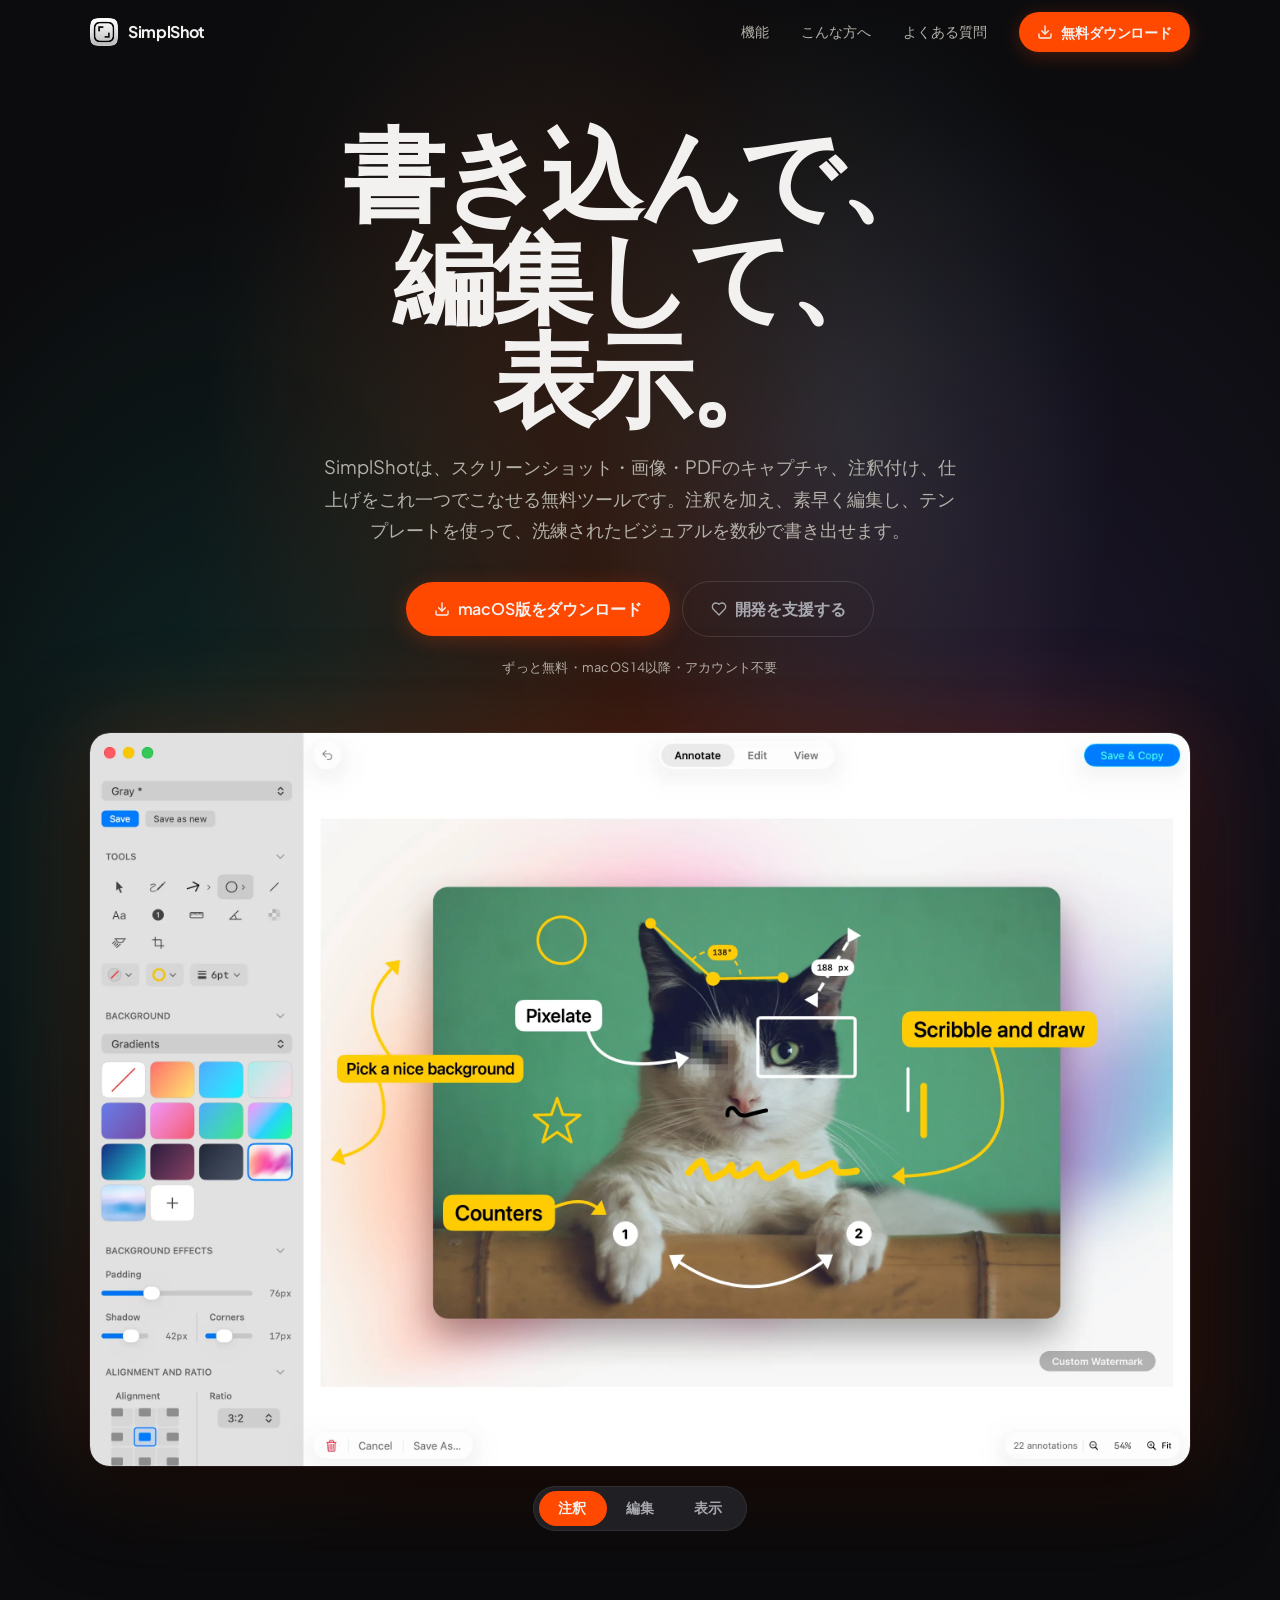
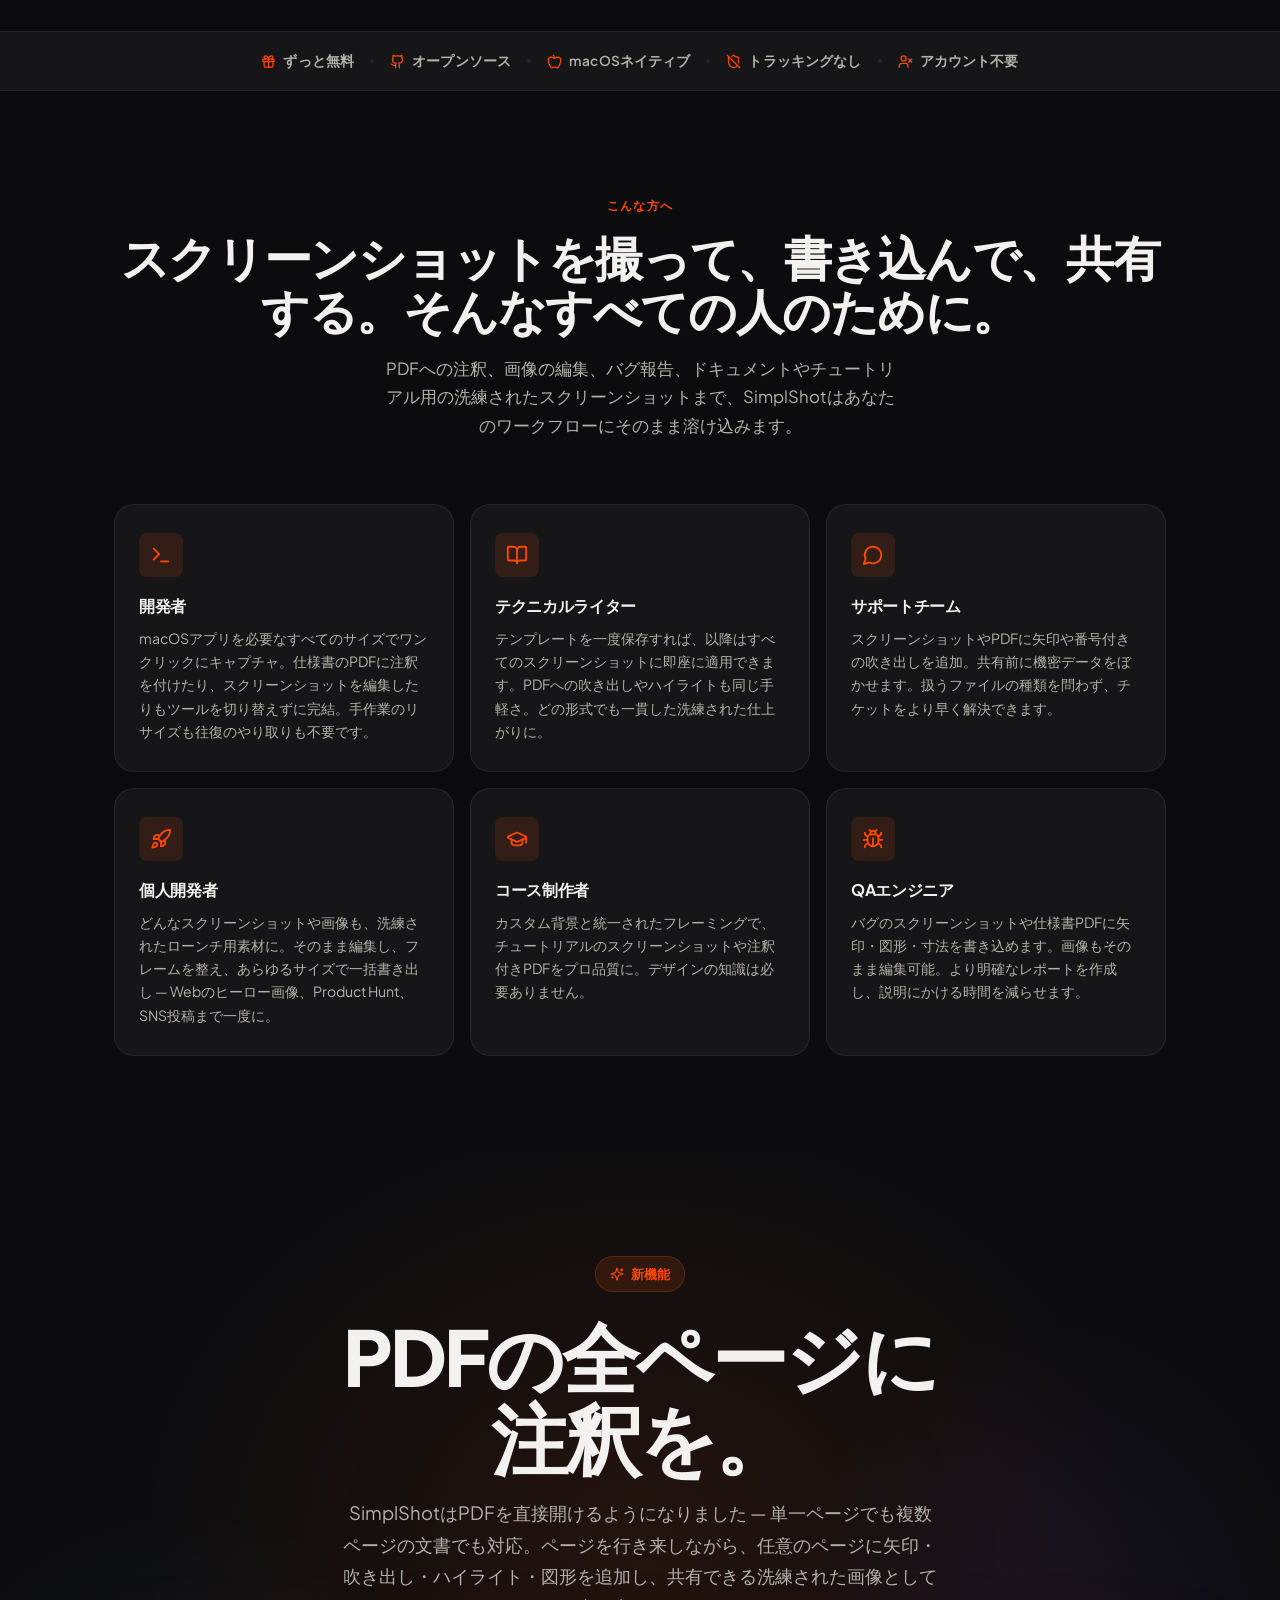
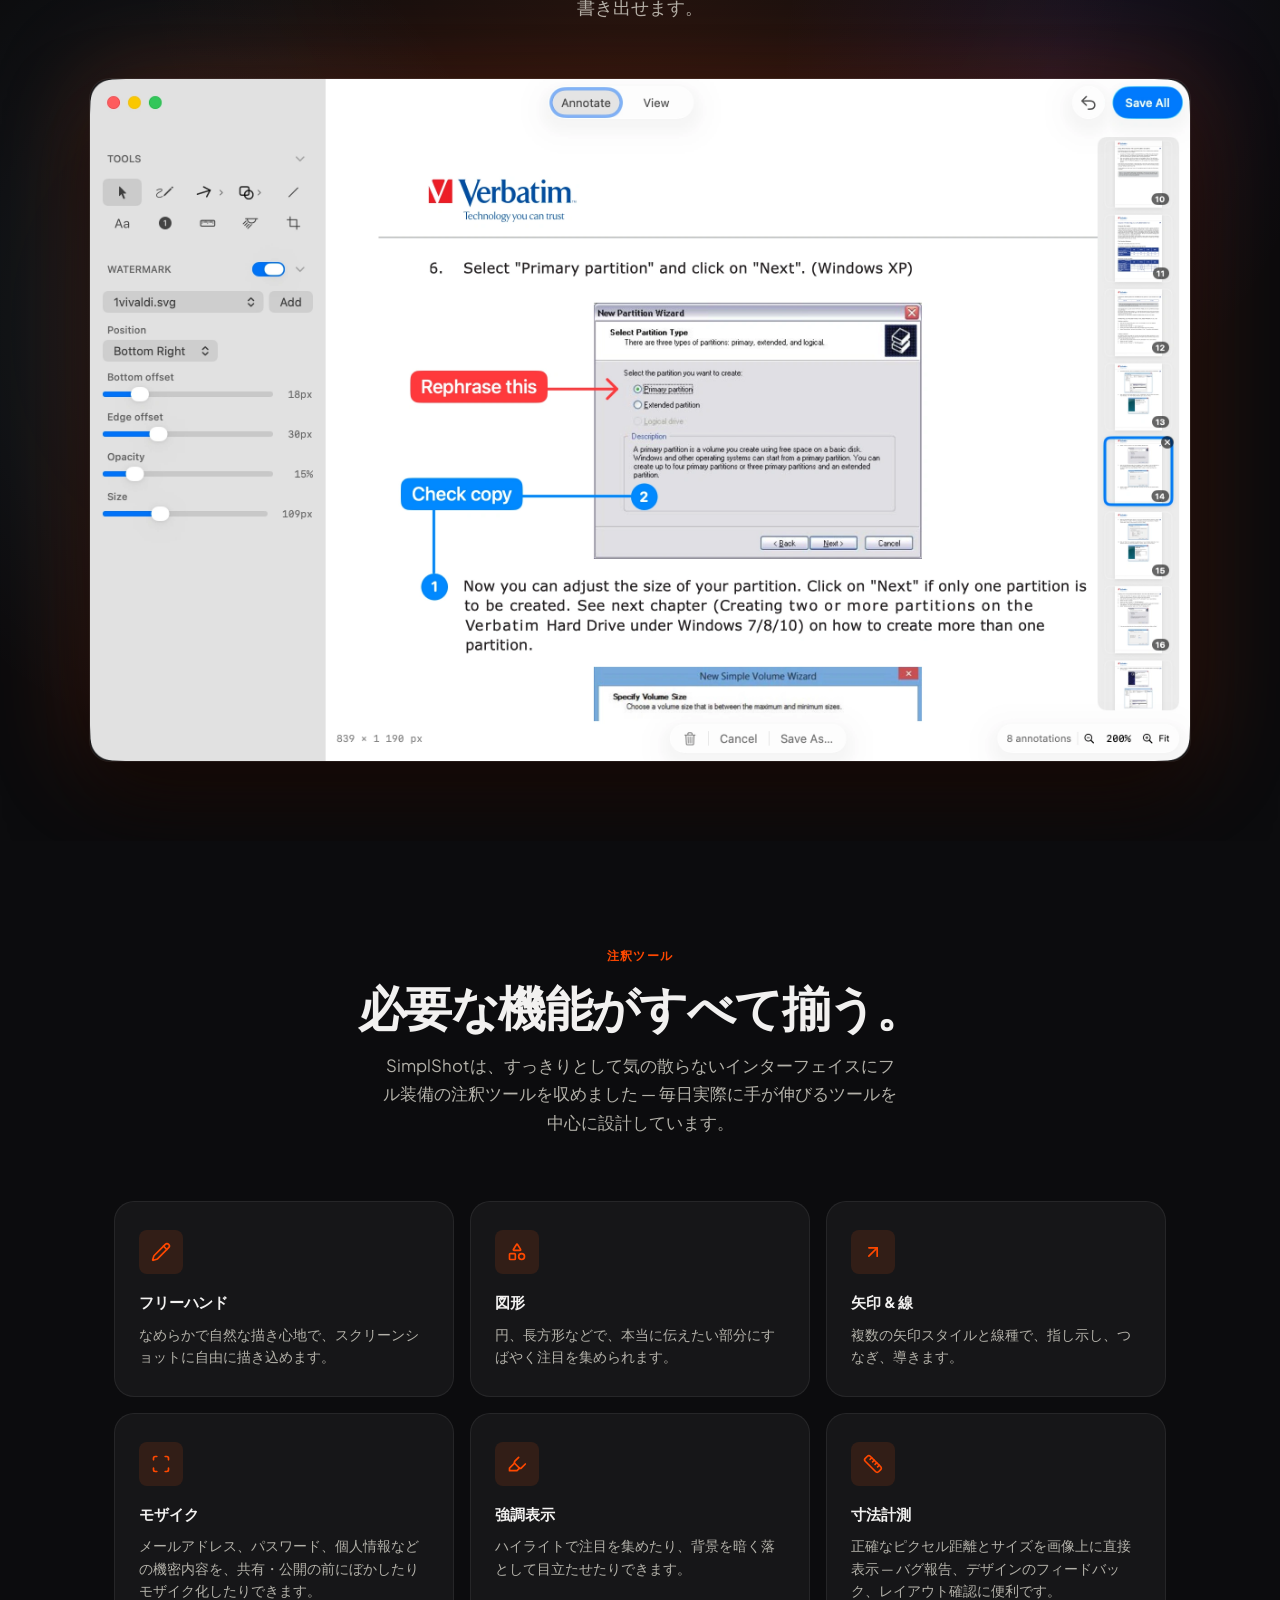
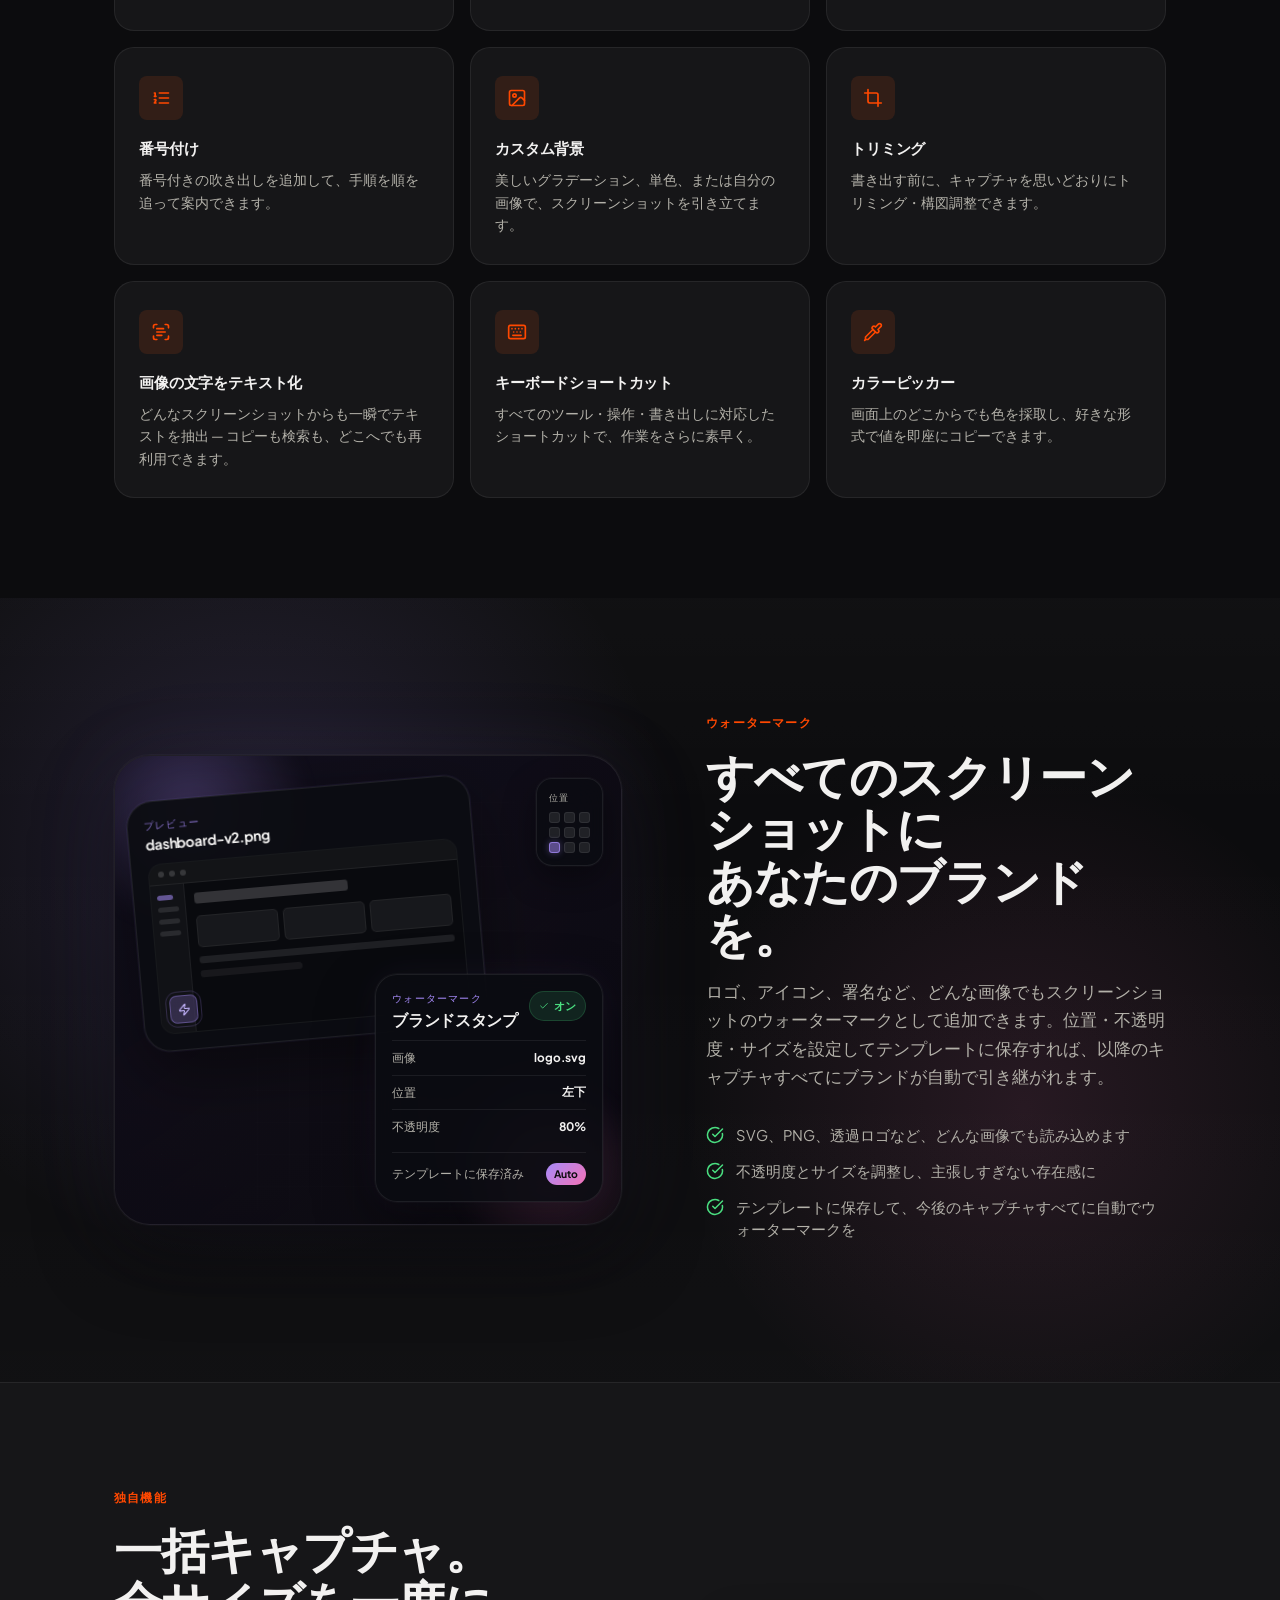
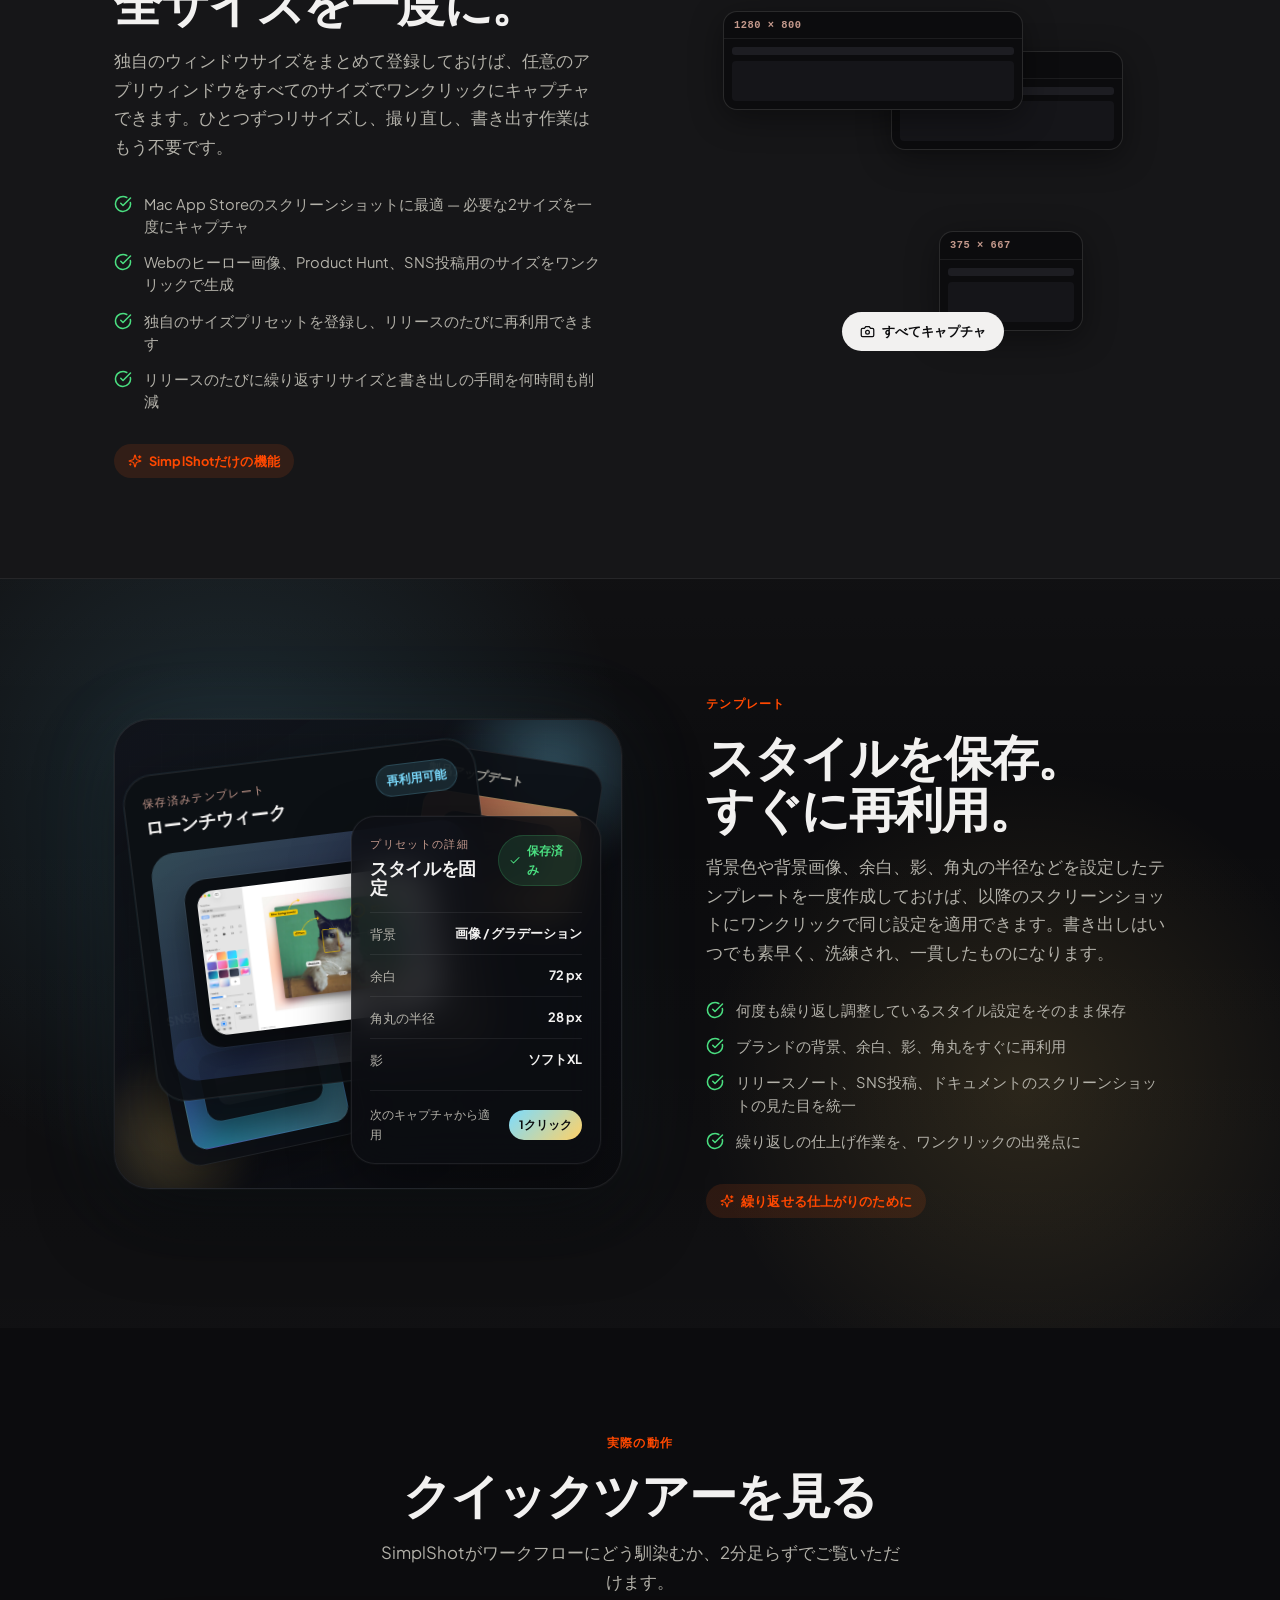
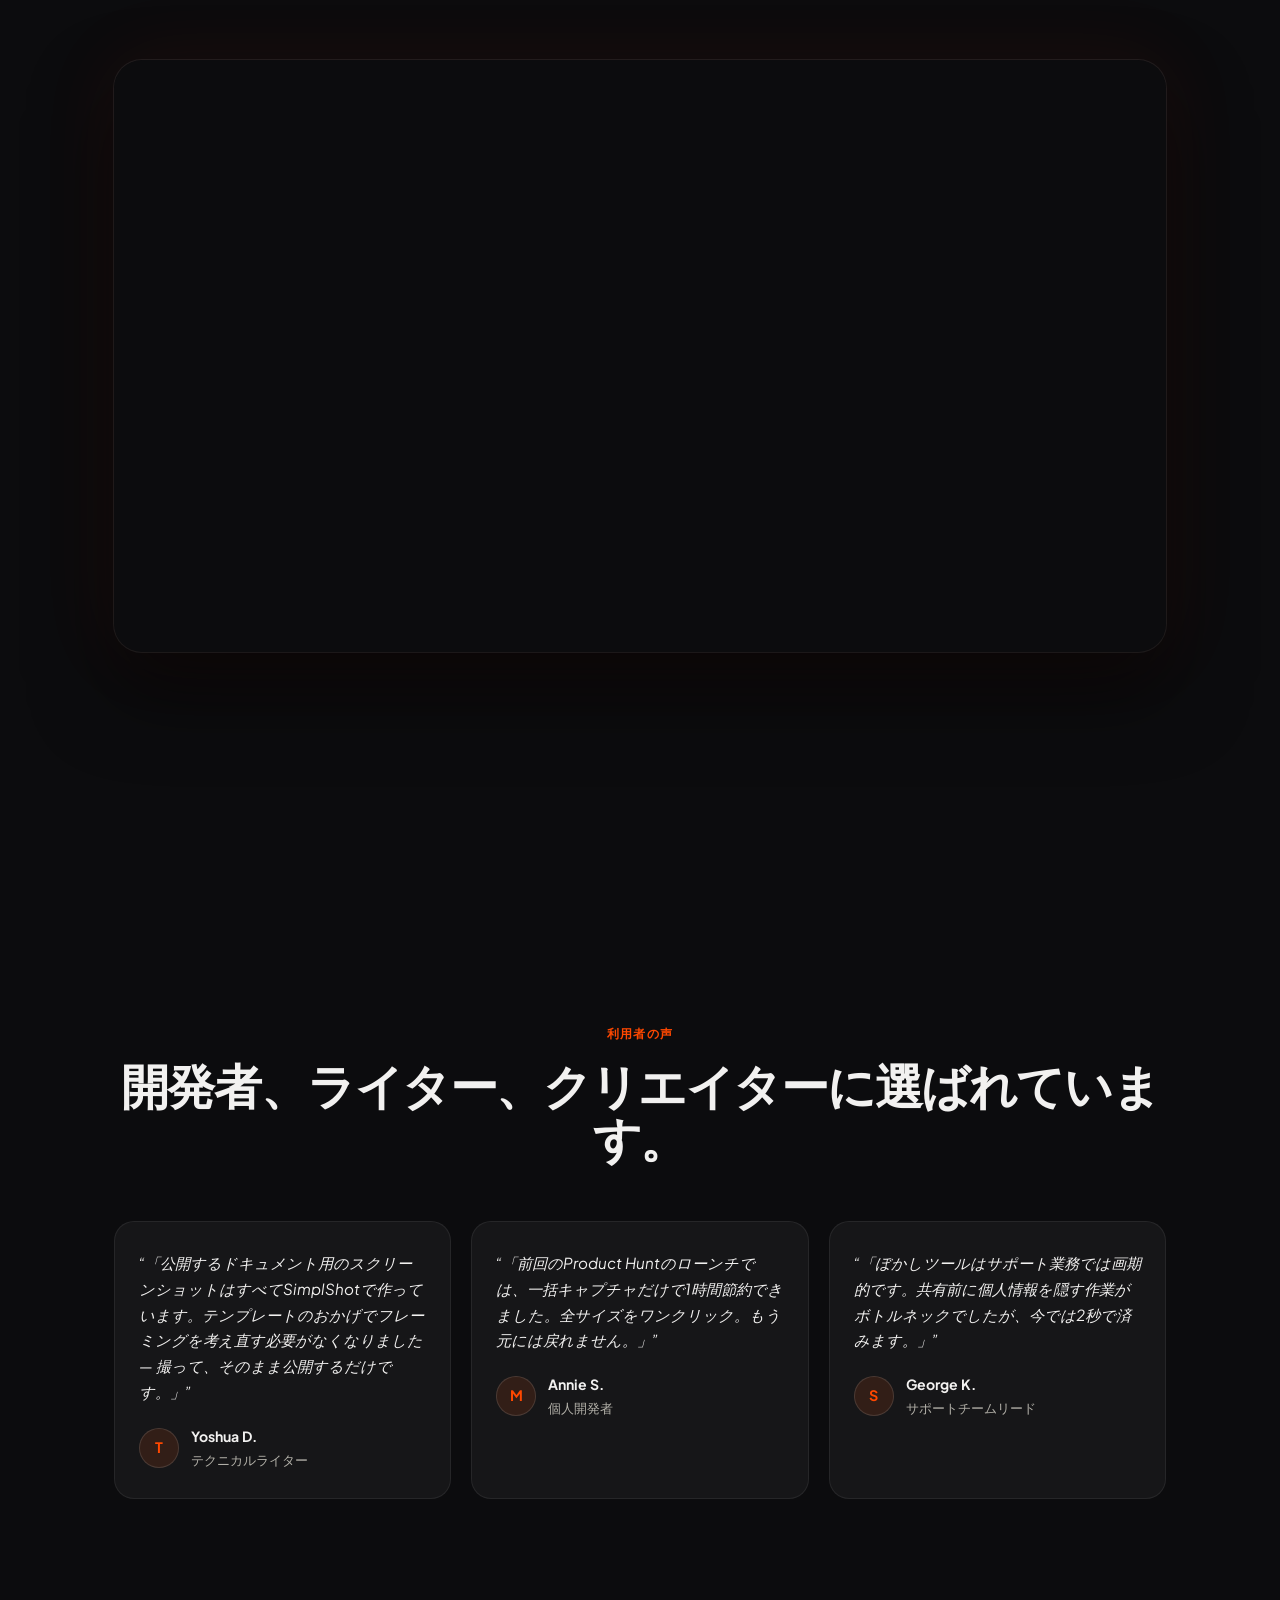
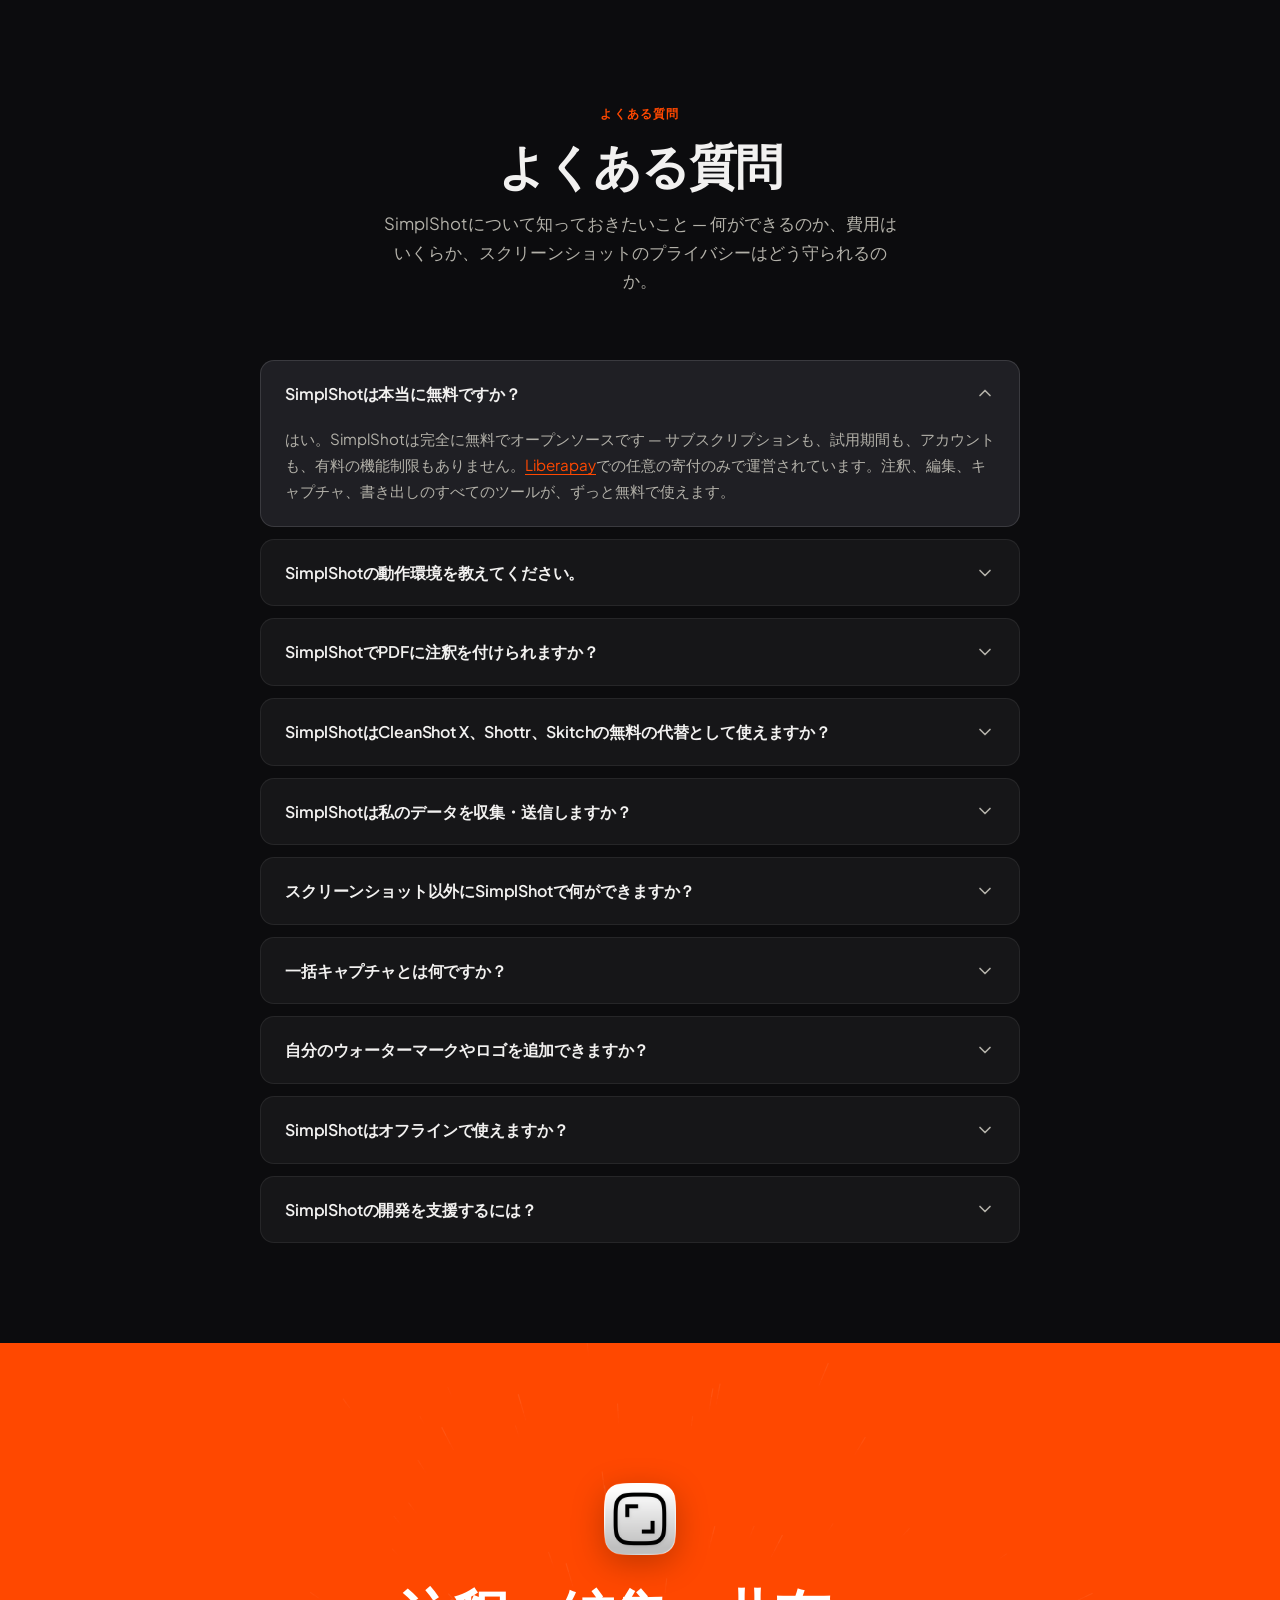
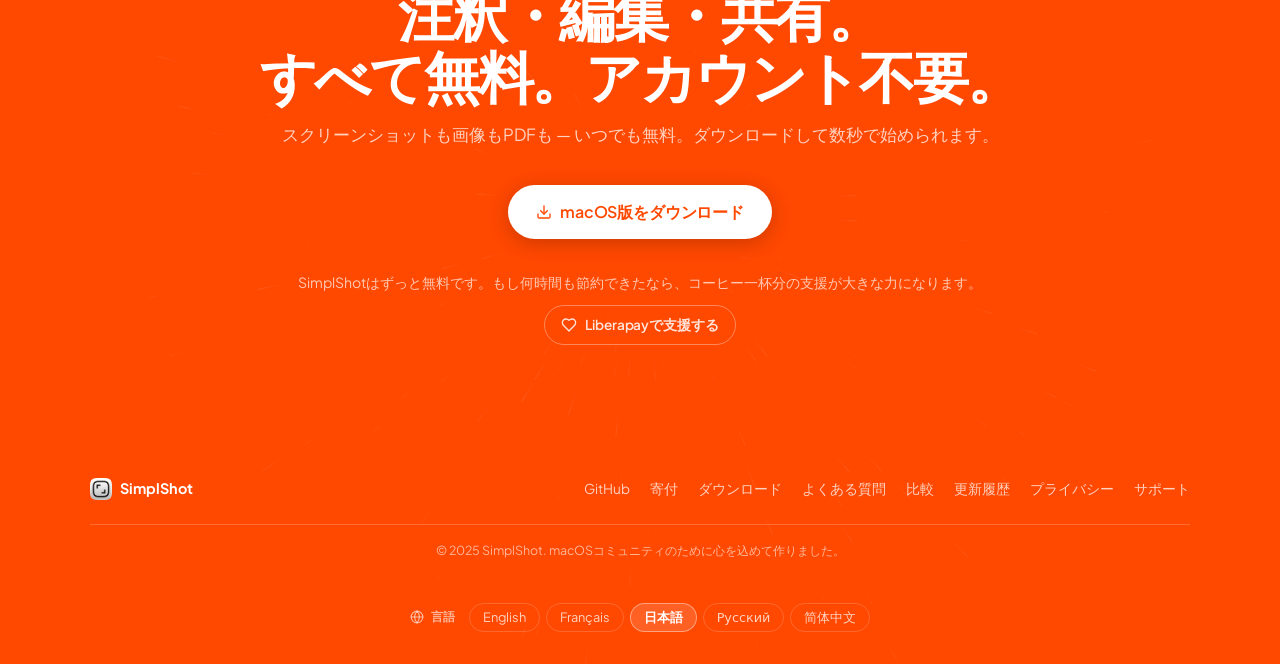
<file: ja/index.html>
<!DOCTYPE html>
<!-- Generated by build-i18n.py from index.html — do not edit by hand.
     Edit the English source and run: python3 build-i18n.py -->
<!-- English source of record. After editing, regenerate the fr/ ja/ ru/ zh/
     copies:  python3 build-i18n.py   (it reports any untranslated strings). -->
<html lang="ja">
<head>
  <meta charset="UTF-8" />
  <meta name="viewport" content="width=device-width, initial-scale=1.0" />

  <!-- Language: remember the footer picker's choice, and send first-time
       visitors to their own language when we have one. Runs before paint so
       there is no flash of English. Add ?nolang to opt out. -->
  <script>
  (function () {
    var SS_PAGE_LANG = 'ja';
    var LOCALES = { en: 1, fr: 1, ja: 1, ru: 1, zh: 1 };
    var KEY = 'ss-lang';

    document.addEventListener('click', function (e) {
      var el = e.target;
      var a = el && el.closest ? el.closest('.lang-list a[data-lang]') : null;
      if (!a) return;
      try { localStorage.setItem(KEY, a.getAttribute('data-lang')); } catch (err) {}
    });

    if (SS_PAGE_LANG !== 'en') return;
    if (location.search.indexOf('nolang') !== -1) return;

    var stored = null;
    try { stored = localStorage.getItem(KEY); } catch (err) {}
    if (stored === 'en') return;

    var target = null;
    if (stored && LOCALES[stored]) {
      target = stored;
    } else if (!stored) {
      var tags = (navigator.languages && navigator.languages.length)
        ? navigator.languages
        : [navigator.language || ''];
      for (var i = 0; i < tags.length; i++) {
        var tag = String(tags[i] || '').toLowerCase();
        var primary = tag.split('-')[0];
        if (primary === 'en') return;
        if (primary === 'zh') {
          // We only ship Simplified; leave Traditional readers on English.
          if (tag.indexOf('hant') !== -1 || /-(tw|hk|mo)$/.test(tag)) continue;
          target = 'zh';
          break;
        }
        if (LOCALES[primary]) { target = primary; break; }
      }
    }
    if (!target || target === 'en') return;

    var rest = location.pathname.replace(/^\/+/, '');
    if (rest === 'index.html') rest = '';
    location.replace('/' + target + '/' + rest + location.search + location.hash);
  })();
  </script>

  <title>SimplShot — 無料のmacOSスクリーンショット・PDF注釈ツール</title>
  <meta name="description" content="SimplShotは、無料でオープンソースのmacOS向けスクリーンショット編集・PDF注釈ツールです。スクリーンショット、画像、PDFに数秒で注釈・ぼかし・ハイライトを加えて仕上げられます — 一括キャプチャ、再利用可能なテンプレート、OCR、ウォーターマークを備え、アカウントは不要です。" />
  <link rel="canonical" href="https://simplshot.com/ja/" />
  <!-- HREFLANG -->
  <link rel="alternate" hreflang="en" href="https://simplshot.com/" />
  <link rel="alternate" hreflang="fr" href="https://simplshot.com/fr/" />
  <link rel="alternate" hreflang="ja" href="https://simplshot.com/ja/" />
  <link rel="alternate" hreflang="ru" href="https://simplshot.com/ru/" />
  <link rel="alternate" hreflang="zh-Hans" href="https://simplshot.com/zh/" />
  <link rel="alternate" hreflang="x-default" href="https://simplshot.com/" />
  <!-- /HREFLANG -->
  <meta name="robots" content="index, follow, max-image-preview:large, max-snippet:-1, max-video-preview:-1" />
  <meta name="author" content="Atle Mo" />
  <meta name="application-name" content="SimplShot" />
  <meta name="apple-mobile-web-app-title" content="SimplShot" />
  <meta name="theme-color" content="#FF4800" />

  <!-- Icons -->
  <link rel="icon" href="/assets/app_icon.png" type="image/png" />
  <link rel="apple-touch-icon" href="/assets/app_icon.png" />
  <link rel="manifest" href="/site.webmanifest" />

  <!-- Open Graph -->
  <meta property="og:type" content="website" />
  <meta property="og:site_name" content="SimplShot" />
  <meta property="og:title" content="SimplShot — 無料のmacOSスクリーンショット・PDF注釈ツール" />
  <meta property="og:description" content="スクリーンショット、画像、PDFのキャプチャ・注釈・仕上げができる、無料でオープンソースのmacOSアプリ。一括キャプチャ、再利用可能なテンプレート、OCR、ウォーターマーク — アカウント不要。" />
  <meta property="og:url" content="https://simplshot.com/ja/" />
  <meta property="og:image" content="https://simplshot.com/assets/og-image.jpg" />
  <meta property="og:image:type" content="image/jpeg" />
  <meta property="og:image:width" content="1200" />
  <meta property="og:image:height" content="630" />
  <meta property="og:image:alt" content="SimplShot — 無料のmacOS向けスクリーンショット・PDF注釈ツール" />
  <meta property="og:locale" content="ja_JP" />

  <!-- Twitter / X -->
  <meta name="twitter:card" content="summary_large_image" />
  <meta name="twitter:title" content="SimplShot — 無料のmacOSスクリーンショット・PDF注釈ツール" />
  <meta name="twitter:description" content="スクリーンショット、画像、PDFのキャプチャ・注釈・仕上げができる、無料でオープンソースのmacOSアプリ。一括キャプチャ、テンプレート、OCR — アカウント不要。" />
  <meta name="twitter:image" content="https://simplshot.com/assets/og-image.jpg" />
  <meta name="twitter:image:alt" content="SimplShot — 無料のmacOS向けスクリーンショット・PDF注釈ツール" />
  <link rel="preconnect" href="https://fonts.googleapis.com" crossorigin />
  <link rel="preconnect" href="https://fonts.gstatic.com" crossorigin />
  <link href="https://fonts.googleapis.com/css2?family=Plus+Jakarta+Sans:wght@400;500;600;700;800&amp;display=swap" rel="stylesheet" />
  <!-- Google Analytics -->
  <script async src="https://www.googletagmanager.com/gtag/js?id=G-KRPH0QPEMD"></script>
  <script>
    window.dataLayer = window.dataLayer || [];
    function gtag(){dataLayer.push(arguments);}
    gtag('js', new Date());
    gtag('config', 'G-KRPH0QPEMD');
  </script>
  <link rel="stylesheet" href="/style.css" />
</head>
<body>
  <a href="#main-content" class="skip-link">メインコンテンツへスキップ</a>

  <!-- NAV -->
  <nav class="nav" id="nav" aria-label="メイン">
    <div class="nav-inner">
      <a href="#hero" class="nav-logo" aria-label="SimplShotホーム">
        <img src="/assets/app_icon.png" alt="SimplShotのアイコン" class="nav-icon" />
        <span>SimplShot</span>
      </a>
      <a href="#features" class="nav-link">機能</a>
      <a href="#use-cases" class="nav-link">こんな方へ</a>
      <a href="#faq" class="nav-link">よくある質問</a>
      <a href="https://github.com/atlemo/SimplShot-App/releases/download/1.5.9/SimplShot.dmg" class="btn btn-accent nav-cta" download data-download> <i data-lucide="download" class="btn-icon"></i>無料ダウンロード</a>
    </div>
  </nav>

  <main id="main-content">
  <!-- HERO -->
  <section class="hero" id="hero" aria-labelledby="hero-title">
    <div class="hero-bg-glow"></div>
    <div class="hero-bg-glow-noise" aria-hidden="true"></div>
    <div class="hero-content reveal-up">
      <h1 class="hero-headline" id="hero-title">書き込んで、<br/>編集して、<br/>表示。</h1>
      <p class="hero-sub">SimplShotは、スクリーンショット・画像・PDFのキャプチャ、注釈付け、仕上げをこれ一つでこなせる無料ツールです。注釈を加え、素早く編集し、テンプレートを使って、洗練されたビジュアルを数秒で書き出せます。</p>
      <div class="hero-ctas">
        <a href="https://github.com/atlemo/SimplShot-App/releases/download/1.5.9/SimplShot.dmg" class="btn btn-accent btn-lg" download data-download> <i data-lucide="download" class="btn-icon"></i>macOS版をダウンロード</a>
        <a href="https://liberapay.com/atle/donate" class="btn btn-ghost btn-lg" target="_blank" rel="noopener noreferrer"> <i data-lucide="heart" class="btn-icon"></i>開発を支援する <span class="visually-hidden">(新しいタブで開きます)</span> </a>
      </div>
      <p class="hero-meta">ずっと無料・macOS 14以降・アカウント不要</p>
    </div>

    <div class="hero-image-wrap reveal-up reveal-delay">
      <div class="hero-image-container" id="heroImageContainer" role="img" aria-label="注釈モードのSimplShotのプレビュー">
        <img src="/assets/annotate_dark.webp" alt="" class="hero-img active" id="imgAnnotate" width="1149" height="794" fetchpriority="high" decoding="async" aria-hidden="true" />
        <img src="/assets/edit_dark.webp"     alt="" class="hero-img" id="imgEdit" width="1149" height="794" decoding="async" hidden aria-hidden="true" />
        <img src="/assets/view_dark.webp"     alt="" class="hero-img" id="imgView" width="1149" height="794" decoding="async" hidden aria-hidden="true" />
        <div class="hero-image-glow"></div>
      </div>
      <p class="visually-hidden" id="heroPreviewStatus" aria-live="polite">注釈モードのプレビューを表示中。</p>
      <div class="hero-toggle" role="group" aria-label="エディタのプレビューモード">
        <button class="toggle-btn active" id="btnAnnotate" data-target="annotate" type="button" aria-controls="heroImageContainer" aria-pressed="true" data-i18n-preview-label="注釈モードのSimplShotのプレビュー" data-i18n-preview-status="注釈モードのプレビューを表示中。">注釈</button>
        <button class="toggle-btn" id="btnEdit" data-target="edit" type="button" aria-controls="heroImageContainer" aria-pressed="false" data-i18n-preview-label="編集モードのSimplShotのプレビュー" data-i18n-preview-status="編集モードのプレビューを表示中。">編集</button>
        <button class="toggle-btn" id="btnView" data-target="view" type="button" aria-controls="heroImageContainer" aria-pressed="false" data-i18n-preview-label="表示モードのSimplShotのプレビュー" data-i18n-preview-status="表示モードのプレビューを表示中。">表示</button>
        <div class="toggle-progress" id="toggleProgress"></div>
      </div>
    </div>
  </section>

  <!-- TRUST BAR -->
  <section class="trust-bar reveal-up" aria-label="SimplShotの特長">
    <div class="trust-bar-inner">
      <span class="trust-item"><i data-lucide="gift" class="trust-icon"></i>ずっと無料</span>
      <span class="trust-dot" aria-hidden="true"></span>
      <span class="trust-item"><i data-lucide="github" class="trust-icon"></i>オープンソース</span>
      <span class="trust-dot" aria-hidden="true"></span>
      <span class="trust-item"><i data-lucide="apple" class="trust-icon"></i>macOSネイティブ</span>
      <span class="trust-dot" aria-hidden="true"></span>
      <span class="trust-item"><i data-lucide="shield-off" class="trust-icon"></i>トラッキングなし</span>
      <span class="trust-dot" aria-hidden="true"></span>
      <span class="trust-item"><i data-lucide="user-x" class="trust-icon"></i>アカウント不要</span>
    </div>
  </section>

  <!-- WHO IT'S FOR -->
  <section class="use-cases" id="use-cases">
    <div class="section-inner">
      <div class="section-header reveal-up">
        <span class="section-label">こんな方へ</span>
        <h2 class="section-title">スクリーンショットを撮って、書き込んで、共有する。そんなすべての人のために。</h2>
        <p class="section-sub">PDFへの注釈、画像の編集、バグ報告、ドキュメントやチュートリアル用の洗練されたスクリーンショットまで、SimplShotはあなたのワークフローにそのまま溶け込みます。</p>
      </div>

      <div class="use-cases-grid">

        <div class="use-case-card reveal-up" style="--delay: 0ms">
          <div class="use-case-icon-wrap">
            <i data-lucide="terminal" class="use-case-icon"></i>
          </div>
          <h3>開発者</h3>
          <p>macOSアプリを必要なすべてのサイズでワンクリックにキャプチャ。仕様書のPDFに注釈を付けたり、スクリーンショットを編集したりもツールを切り替えずに完結。手作業のリサイズも往復のやり取りも不要です。</p>
        </div>

        <div class="use-case-card reveal-up" style="--delay: 60ms">
          <div class="use-case-icon-wrap">
            <i data-lucide="book-open" class="use-case-icon"></i>
          </div>
          <h3>テクニカルライター</h3>
          <p>テンプレートを一度保存すれば、以降はすべてのスクリーンショットに即座に適用できます。PDFへの吹き出しやハイライトも同じ手軽さ。どの形式でも一貫した洗練された仕上がりに。</p>
        </div>

        <div class="use-case-card reveal-up" style="--delay: 120ms">
          <div class="use-case-icon-wrap">
            <i data-lucide="message-circle" class="use-case-icon"></i>
          </div>
          <h3>サポートチーム</h3>
          <p>スクリーンショットやPDFに矢印や番号付きの吹き出しを追加。共有前に機密データをぼかせます。扱うファイルの種類を問わず、チケットをより早く解決できます。</p>
        </div>

        <div class="use-case-card reveal-up" style="--delay: 180ms">
          <div class="use-case-icon-wrap">
            <i data-lucide="rocket" class="use-case-icon"></i>
          </div>
          <h3>個人開発者</h3>
          <p>どんなスクリーンショットや画像も、洗練されたローンチ用素材に。そのまま編集し、フレームを整え、あらゆるサイズで一括書き出し — Webのヒーロー画像、Product Hunt、SNS投稿まで一度に。</p>
        </div>

        <div class="use-case-card reveal-up" style="--delay: 240ms">
          <div class="use-case-icon-wrap">
            <i data-lucide="graduation-cap" class="use-case-icon"></i>
          </div>
          <h3>コース制作者</h3>
          <p>カスタム背景と統一されたフレーミングで、チュートリアルのスクリーンショットや注釈付きPDFをプロ品質に。デザインの知識は必要ありません。</p>
        </div>

        <div class="use-case-card reveal-up" style="--delay: 300ms">
          <div class="use-case-icon-wrap">
            <i data-lucide="bug" class="use-case-icon"></i>
          </div>
          <h3>QAエンジニア</h3>
          <p>バグのスクリーンショットや仕様書PDFに矢印・図形・寸法を書き込めます。画像もそのまま編集可能。より明確なレポートを作成し、説明にかける時間を減らせます。</p>
        </div>

      </div>
    </div>
  </section>

  <!-- PDF ANNOTATIONS SPOTLIGHT -->
  <section class="pdf-feature" id="pdf-annotations">
    <div class="pdf-feature-bg-glow" aria-hidden="true"></div>
    <div class="pdf-feature-content reveal-up">
      <span class="pdf-feature-new-badge"> <i data-lucide="sparkles" class="badge-icon"></i>新機能</span>
      <h2 class="pdf-feature-headline">PDFの全ページに<br/>注釈を。</h2>
      <p class="pdf-feature-sub">SimplShotはPDFを直接開けるようになりました — 単一ページでも複数ページの文書でも対応。ページを行き来しながら、任意のページに矢印・吹き出し・ハイライト・図形を追加し、共有できる洗練された画像として書き出せます。</p>
    </div>
    <div class="pdf-feature-image-wrap reveal-up reveal-delay">
      <div class="pdf-feature-image-container">
        <img src="/assets/pdf_annotations.webp" alt="吹き出しとハイライトを適用した複数ページのPDFを表示するSimplShotのPDF注釈画面" class="pdf-feature-img" width="2428" height="1506" loading="lazy" decoding="async" />
        <div class="pdf-feature-image-glow"></div>
      </div>
    </div>
  </section>

  <!-- FEATURES -->
  <section class="features" id="features">
    <div class="section-inner">
      <div class="section-header reveal-up">
        <span class="section-label">注釈ツール</span>
        <h2 class="section-title">必要な機能がすべて揃う。</h2>
        <p class="section-sub">SimplShotは、すっきりとして気の散らないインターフェイスにフル装備の注釈ツールを収めました — 毎日実際に手が伸びるツールを中心に設計しています。</p>
      </div>

      <div class="features-grid">

        <div class="feature-card reveal-up" style="--delay: 0ms">
          <div class="feature-icon-wrap">
            <i data-lucide="pencil" class="feature-icon"></i>
          </div>
          <h3>フリーハンド</h3>
          <p>なめらかで自然な描き心地で、スクリーンショットに自由に描き込めます。</p>
        </div>

        <div class="feature-card reveal-up" style="--delay: 60ms">
          <div class="feature-icon-wrap">
            <i data-lucide="shapes" class="feature-icon"></i>
          </div>
          <h3>図形</h3>
          <p>円、長方形などで、本当に伝えたい部分にすばやく注目を集められます。</p>
        </div>

        <div class="feature-card reveal-up" style="--delay: 120ms">
          <div class="feature-icon-wrap">
            <i data-lucide="arrow-up-right" class="feature-icon"></i>
          </div>
          <h3>矢印 &amp; 線</h3>
          <p>複数の矢印スタイルと線種で、指し示し、つなぎ、導きます。</p>
        </div>

        <div class="feature-card reveal-up" style="--delay: 180ms">
          <div class="feature-icon-wrap">
            <i data-lucide="scan" class="feature-icon"></i>
          </div>
          <h3>モザイク</h3>
          <p>メールアドレス、パスワード、個人情報などの機密内容を、共有・公開の前にぼかしたりモザイク化したりできます。</p>
        </div>

        <div class="feature-card reveal-up" style="--delay: 240ms">
          <div class="feature-icon-wrap">
            <i data-lucide="highlighter" class="feature-icon"></i>
          </div>
          <h3>強調表示</h3>
          <p>ハイライトで注目を集めたり、背景を暗く落として目立たせたりできます。</p>
        </div>

        <div class="feature-card reveal-up" style="--delay: 300ms">
          <div class="feature-icon-wrap">
            <i data-lucide="ruler" class="feature-icon"></i>
          </div>
          <h3>寸法計測</h3>
          <p>正確なピクセル距離とサイズを画像上に直接表示 — バグ報告、デザインのフィードバック、レイアウト確認に便利です。</p>
        </div>

        <div class="feature-card reveal-up" style="--delay: 360ms">
          <div class="feature-icon-wrap">
            <i data-lucide="list-ordered" class="feature-icon"></i>
          </div>
          <h3>番号付け</h3>
          <p>番号付きの吹き出しを追加して、手順を順を追って案内できます。</p>
        </div>

        <div class="feature-card reveal-up" style="--delay: 420ms">
          <div class="feature-icon-wrap">
            <i data-lucide="image" class="feature-icon"></i>
          </div>
          <h3>カスタム背景</h3>
          <p>美しいグラデーション、単色、または自分の画像で、スクリーンショットを引き立てます。</p>
        </div>

        <div class="feature-card reveal-up" style="--delay: 480ms">
          <div class="feature-icon-wrap">
            <i data-lucide="crop" class="feature-icon"></i>
          </div>
          <h3>トリミング</h3>
          <p>書き出す前に、キャプチャを思いどおりにトリミング・構図調整できます。</p>
        </div>

        <div class="feature-card reveal-up" style="--delay: 540ms">
          <div class="feature-icon-wrap">
            <i data-lucide="scan-text" class="feature-icon"></i>
          </div>
          <h3>画像の文字をテキスト化</h3>
          <p>どんなスクリーンショットからも一瞬でテキストを抽出 — コピーも検索も、どこへでも再利用できます。</p>
        </div>

        <div class="feature-card reveal-up" style="--delay: 600ms">
          <div class="feature-icon-wrap">
            <i data-lucide="keyboard" class="feature-icon"></i>
          </div>
          <h3>キーボードショートカット</h3>
          <p>すべてのツール・操作・書き出しに対応したショートカットで、作業をさらに素早く。</p>
        </div>

        <div class="feature-card reveal-up" style="--delay: 660ms">
          <div class="feature-icon-wrap">
            <i data-lucide="pipette" class="feature-icon"></i>
          </div>
          <h3>カラーピッカー</h3>
          <p>画面上のどこからでも色を採取し、好きな形式で値を即座にコピーできます。</p>
        </div>

      </div>
    </div>
  </section>

  <!-- WATERMARKS SPOTLIGHT -->
  <section class="watermarks" id="watermarks">
    <div class="section-inner watermarks-inner">

      <div class="watermarks-visual reveal-left" aria-hidden="true">
        <div class="watermarks-showcase">
          <div class="watermarks-glow watermarks-glow--violet"></div>
          <div class="watermarks-glow watermarks-glow--pink"></div>

          <!-- Main screenshot card with watermark applied -->
          <div class="wm-card">
            <div class="wm-card-header">
              <p class="wm-card-eyebrow">プレビュー</p>
              <h3>dashboard-v2.png</h3>
            </div>
            <div class="wm-canvas">
              <div class="wm-screenshot">
                <div class="wm-chrome">
                  <span class="wm-dot"></span>
                  <span class="wm-dot"></span>
                  <span class="wm-dot"></span>
                </div>
                <div class="wm-body">
                  <div class="wm-sidebar">
                    <div class="wm-nav-item wm-nav-item--active"></div>
                    <div class="wm-nav-item"></div>
                    <div class="wm-nav-item"></div>
                    <div class="wm-nav-item"></div>
                  </div>
                  <div class="wm-content">
                    <div class="wm-content-block wm-content-block--title"></div>
                    <div class="wm-content-row">
                      <div class="wm-content-card"></div>
                      <div class="wm-content-card"></div>
                      <div class="wm-content-card"></div>
                    </div>
                    <div class="wm-content-block"></div>
                    <div class="wm-content-block wm-content-block--short"></div>
                  </div>
                </div>
                <div class="wm-stamp">
                  <div class="wm-stamp-ring"></div>
                  <i data-lucide="zap" class="wm-stamp-icon"></i>
                </div>
              </div>
            </div>
          </div>

          <!-- Floating watermark settings panel -->
          <div class="wm-panel">
            <div class="wm-panel-top">
              <div>
                <p class="wm-panel-eyebrow">ウォーターマーク</p>
                <h3>ブランドスタンプ</h3>
              </div>
              <span class="wm-panel-chip"> <i data-lucide="check" class="wm-chip-icon"></i>オン</span>
            </div>
            <div class="wm-panel-setting">
              <span>画像</span>
              <strong>logo.svg</strong>
            </div>
            <div class="wm-panel-setting">
              <span>位置</span>
              <strong>左下</strong>
            </div>
            <div class="wm-panel-setting">
              <span>不透明度</span>
              <strong>80%</strong>
            </div>
            <div class="wm-panel-footer">
              <span>テンプレートに保存済み</span>
              <span class="wm-save-chip">Auto</span>
            </div>
          </div>

          <!-- Position picker -->
          <div class="wm-position-picker">
            <p class="wm-picker-label">位置</p>
            <div class="wm-position-grid">
              <div class="wm-pos-dot"></div>
              <div class="wm-pos-dot"></div>
              <div class="wm-pos-dot"></div>
              <div class="wm-pos-dot"></div>
              <div class="wm-pos-dot"></div>
              <div class="wm-pos-dot"></div>
              <div class="wm-pos-dot wm-pos-dot--active"></div>
              <div class="wm-pos-dot"></div>
              <div class="wm-pos-dot"></div>
            </div>
          </div>

        </div>
      </div>

      <div class="watermarks-copy reveal-right">
        <span class="section-label">ウォーターマーク</span>
        <h2 class="section-title">すべてのスクリーンショットに<br/>あなたのブランドを。</h2>
        <p class="section-sub">ロゴ、アイコン、署名など、どんな画像でもスクリーンショットのウォーターマークとして追加できます。位置・不透明度・サイズを設定してテンプレートに保存すれば、以降のキャプチャすべてにブランドが自動で引き継がれます。</p>
        <ul class="batch-list watermarks-list">
          <li>
            <i data-lucide="check-circle" class="check-icon"></i>
            <span>SVG、PNG、透過ロゴなど、どんな画像でも読み込めます</span>
          </li>
          <li>
            <i data-lucide="check-circle" class="check-icon"></i>
            <span>不透明度とサイズを調整し、主張しすぎない存在感に</span>
          </li>
          <li>
            <i data-lucide="check-circle" class="check-icon"></i>
            <span>テンプレートに保存して、今後のキャプチャすべてに自動でウォーターマークを</span>
          </li>
        </ul>
      </div>

    </div>
  </section>

  <!-- BATCH CAPTURE SPOTLIGHT -->
  <section class="batch" id="batch">
    <div class="section-inner batch-inner">

      <div class="batch-copy reveal-left">
        <span class="section-label">独自機能</span>
        <h2 class="section-title">一括キャプチャ。<br/>全サイズを一度に。</h2>
        <p class="section-sub">独自のウィンドウサイズをまとめて登録しておけば、任意のアプリウィンドウをすべてのサイズでワンクリックにキャプチャできます。ひとつずつリサイズし、撮り直し、書き出す作業はもう不要です。</p>
        <ul class="batch-list">
          <li>
            <i data-lucide="check-circle" class="check-icon"></i>
            <span>Mac App Storeのスクリーンショットに最適 — 必要な2サイズを一度にキャプチャ</span>
          </li>
          <li>
            <i data-lucide="check-circle" class="check-icon"></i>
            <span>Webのヒーロー画像、Product Hunt、SNS投稿用のサイズをワンクリックで生成</span>
          </li>
          <li>
            <i data-lucide="check-circle" class="check-icon"></i>
            <span>独自のサイズプリセットを登録し、リリースのたびに再利用できます</span>
          </li>
          <li>
            <i data-lucide="check-circle" class="check-icon"></i>
            <span>リリースのたびに繰り返すリサイズと書き出しの手間を何時間も削減</span>
          </li>
        </ul>
        <span class="unique-badge"> <i data-lucide="sparkles" class="badge-icon"></i>SimplShotだけの機能</span>
      </div>

      <div class="batch-visual reveal-right" aria-hidden="true">
        <div class="batch-illustration">
          <div class="batch-frame batch-frame--lg">
            <div class="batch-frame-label">1280 × 800</div>
            <div class="batch-frame-content">
              <div class="batch-mock-toolbar"></div>
              <div class="batch-mock-body"></div>
            </div>
          </div>
          <div class="batch-frame batch-frame--md">
            <div class="batch-frame-label">800 × 600</div>
            <div class="batch-frame-content">
              <div class="batch-mock-toolbar"></div>
              <div class="batch-mock-body"></div>
            </div>
          </div>
          <div class="batch-frame batch-frame--sm">
            <div class="batch-frame-label">375 × 667</div>
            <div class="batch-frame-content">
              <div class="batch-mock-toolbar"></div>
              <div class="batch-mock-body"></div>
            </div>
          </div>
          <div class="batch-capture-btn"> <i data-lucide="camera" class="capture-icon"></i>すべてキャプチャ</div>
        </div>
      </div>

    </div>
  </section>

  <!-- TEMPLATES SPOTLIGHT -->
  <section class="templates" id="templates">
    <div class="section-inner templates-inner">

      <div class="templates-visual reveal-left" aria-hidden="true">
        <div class="templates-showcase">
          <div class="templates-glow templates-glow--one"></div>
          <div class="templates-glow templates-glow--two"></div>

          <div class="template-card">
            <div class="template-card-header">
              <div>
                <p class="template-card-label">保存済みテンプレート</p>
                <h3>ローンチウィーク</h3>
              </div>
              <span class="template-card-chip">再利用可能</span>
            </div>

            <div class="template-canvas">
              <div class="template-shot-frame">
                <img src="/assets/promo-shot-1a.png" alt="保存済みテンプレートでスタイルを適用したSimplShotのスクリーンショット" class="template-shot" width="2424" height="1506" loading="lazy" decoding="async" />
              </div>
            </div>
          </div>

          <div class="template-mini-card template-mini-card--warm">
            <span class="template-mini-title">製品アップデート</span>
            <div class="template-mini-preview template-mini-preview--warm"></div>
          </div>

          <div class="template-mini-card template-mini-card--cool">
            <span class="template-mini-title">SNS投稿</span>
            <div class="template-mini-preview template-mini-preview--cool"></div>
          </div>

          <div class="template-inspector">
            <div class="template-inspector-top">
              <div>
                <p class="template-inspector-label">プリセットの詳細</p>
                <h3>スタイルを固定</h3>
              </div>
              <span class="template-inspector-state"> <i data-lucide="check" class="template-state-icon"></i>保存済み</span>
            </div>

            <div class="template-setting">
              <span>背景</span>
              <strong>画像 / グラデーション</strong>
            </div>
            <div class="template-setting">
              <span>余白</span>
              <strong>72 px</strong>
            </div>
            <div class="template-setting">
              <span>角丸の半径</span>
              <strong>28 px</strong>
            </div>
            <div class="template-setting">
              <span>影</span>
              <strong>ソフトXL</strong>
            </div>

            <div class="template-inspector-footer">
              <span>次のキャプチャから適用</span>
              <span class="template-apply-chip">1クリック</span>
            </div>
          </div>
        </div>
      </div>

      <div class="templates-copy reveal-right">
        <span class="section-label">テンプレート</span>
        <h2 class="section-title">スタイルを保存。<br/>すぐに再利用。</h2>
        <p class="section-sub">背景色や背景画像、余白、影、角丸の半径などを設定したテンプレートを一度作成しておけば、以降のスクリーンショットにワンクリックで同じ設定を適用できます。書き出しはいつでも素早く、洗練され、一貫したものになります。</p>
        <ul class="batch-list templates-list">
          <li>
            <i data-lucide="check-circle" class="check-icon"></i>
            <span>何度も繰り返し調整しているスタイル設定をそのまま保存</span>
          </li>
          <li>
            <i data-lucide="check-circle" class="check-icon"></i>
            <span>ブランドの背景、余白、影、角丸をすぐに再利用</span>
          </li>
          <li>
            <i data-lucide="check-circle" class="check-icon"></i>
            <span>リリースノート、SNS投稿、ドキュメントのスクリーンショットの見た目を統一</span>
          </li>
          <li>
            <i data-lucide="check-circle" class="check-icon"></i>
            <span>繰り返しの仕上げ作業を、ワンクリックの出発点に</span>
          </li>
        </ul>
        <span class="template-badge"> <i data-lucide="sparkles" class="badge-icon"></i>繰り返せる仕上がりのために</span>
      </div>

    </div>
  </section>

  <!-- VIDEO -->
  <section class="video-section reveal-up">
    <div class="section-inner">
      <div class="section-header">
        <span class="section-label">実際の動作</span>
        <h2 class="section-title">クイックツアーを見る</h2>
        <p class="section-sub">SimplShotがワークフローにどう馴染むか、2分足らずでご覧いただけます。</p>
      </div>
      <div class="video-wrap">
        <iframe
          src="https://www.youtube.com/embed/c-ONA-4CgQo"
          title="SimplShotの機能紹介"
          frameborder="0"
          allow="accelerometer; autoplay; clipboard-write; encrypted-media; gyroscope; picture-in-picture"
          loading="lazy"
          allowfullscreen>
        </iframe>
      </div>
    </div>
  </section>

  <!-- OPEN SOURCE STRIP -->
  <section class="oss-strip reveal-up">
    <div class="section-inner oss-inner">
      <i data-lucide="github" class="oss-icon"></i>
      <div class="oss-text">
        <h3>SimplShotは無料でオープンソースです。</h3>
        <p>サブスクリプションなし。アカウントなし。想定外の請求もなし。ただ役に立つツールです。</p>
      </div>
      <a href="https://github.com/search?q=SimplShot" class="btn btn-outline" target="_blank" rel="noopener noreferrer">GitHubで見る <i data-lucide="external-link" class="btn-icon-right"></i> <span class="visually-hidden">(新しいタブで開きます)</span> </a>
    </div>
  </section>

  <!-- TESTIMONIALS -->
  <section class="testimonials reveal-up" id="testimonials">
    <div class="section-inner">
      <div class="section-header">
        <span class="section-label">利用者の声</span>
        <h2 class="section-title">開発者、ライター、クリエイターに選ばれています。</h2>
      </div>
      <div class="testimonials-grid">
        <figure class="testimonial-card">
          <blockquote>
            <p>「公開するドキュメント用のスクリーンショットはすべてSimplShotで作っています。テンプレートのおかげでフレーミングを考え直す必要がなくなりました — 撮って、そのまま公開するだけです。」</p>
          </blockquote>
          <figcaption>
            <div class="testimonial-avatar" aria-hidden="true">T</div>
            <div>
              <strong>Yoshua D.</strong>
              <span>テクニカルライター</span>
            </div>
          </figcaption>
        </figure>
        <figure class="testimonial-card">
          <blockquote>
            <p>「前回のProduct Huntのローンチでは、一括キャプチャだけで1時間節約できました。全サイズをワンクリック。もう元には戻れません。」</p>
          </blockquote>
          <figcaption>
            <div class="testimonial-avatar" aria-hidden="true">M</div>
            <div>
              <strong>Annie S.</strong>
              <span>個人開発者</span>
            </div>
          </figcaption>
        </figure>
        <figure class="testimonial-card">
          <blockquote>
            <p>「ぼかしツールはサポート業務では画期的です。共有前に個人情報を隠す作業がボトルネックでしたが、今では2秒で済みます。」</p>
          </blockquote>
          <figcaption>
            <div class="testimonial-avatar" aria-hidden="true">S</div>
            <div>
              <strong>George K.</strong>
              <span>サポートチームリード</span>
            </div>
          </figcaption>
        </figure>
      </div>
    </div>
  </section>

  <!-- FAQ -->
  <section class="faq" id="faq" aria-labelledby="faq-title">
    <div class="section-inner">
      <div class="section-header reveal-up">
        <span class="section-label">よくある質問</span>
        <h2 class="section-title" id="faq-title">よくある質問</h2>
        <p class="section-sub">SimplShotについて知っておきたいこと — 何ができるのか、費用はいくらか、スクリーンショットのプライバシーはどう守られるのか。</p>
      </div>
      <div class="faq-list reveal-up">

        <details class="faq-item" open>
          <summary class="faq-summary">SimplShotは本当に無料ですか？<i data-lucide="chevron-down" class="faq-chevron"></i></summary>
          <div class="faq-answer"><p>はい。SimplShotは完全に無料でオープンソースです — サブスクリプションも、試用期間も、アカウントも、有料の機能制限もありません。<a href="https://liberapay.com/atle/donate" target="_blank" rel="noopener noreferrer">Liberapay</a>での任意の寄付のみで運営されています。注釈、編集、キャプチャ、書き出しのすべてのツールが、ずっと無料で使えます。</p></div>
        </details>

        <details class="faq-item">
          <summary class="faq-summary">SimplShotの動作環境を教えてください。<i data-lucide="chevron-down" class="faq-chevron"></i></summary>
          <div class="faq-answer"><p>SimplShotはmacOS 14 (Sonoma) 以降で動作します。ネイティブのMacアプリなので、DMGをダウンロードしてアプリケーションフォルダにドラッグし、初回キャプチャ時に画面収録の許可を与えるだけです。アカウントもサインインも必要ありません。</p></div>
        </details>

        <details class="faq-item">
          <summary class="faq-summary">SimplShotでPDFに注釈を付けられますか？<i data-lucide="chevron-down" class="faq-chevron"></i></summary>
          <div class="faq-answer"><p>はい。SimplShotはPDFを直接開けます — 単一ページでも複数ページの文書でも対応。ページを行き来しながら、任意のページに矢印、番号付きの吹き出し、ハイライト、図形、テキストを追加し、共有できる洗練された画像として書き出せます。</p></div>
        </details>

        <details class="faq-item">
          <summary class="faq-summary">SimplShotはCleanShot X、Shottr、Skitchの無料の代替として使えますか？<i data-lucide="chevron-down" class="faq-chevron"></i></summary>
          <div class="faq-answer"><p>SimplShotは、CleanShot X、Shottr、SkitchといったMacのスクリーンショットツールに代わる、無料でオープンソースの選択肢です。注釈、画像編集、PDFへの書き込み、OCR、ウォーターマーク、再利用可能なテンプレート、ワンクリックの一括キャプチャを1つのアプリにまとめています — サブスクリプションもアカウントも不要です。</p></div>
        </details>

        <details class="faq-item">
          <summary class="faq-summary">SimplShotは私のデータを収集・送信しますか？<i data-lucide="chevron-down" class="faq-chevron"></i></summary>
          <div class="faq-answer"><p>いいえ。SimplShotはローカル優先で、プライバシーを前提に設計されています。キャプチャ、注釈、編集はすべてお使いのMac上で完結します。アカウントを作ることも、スクリーンショットを送信することも、あなたを追跡することもありません。詳しくは<a href="/privacy.html">プライバシーポリシー</a>をご覧ください。</p></div>
        </details>

        <details class="faq-item">
          <summary class="faq-summary">スクリーンショット以外にSimplShotで何ができますか？<i data-lucide="chevron-down" class="faq-chevron"></i></summary>
          <div class="faq-answer"><p>画面のキャプチャに加えて、SimplShotは既存の画像やPDFの編集、OCRによる任意の画像からのテキスト抽出、機密データのぼかしやモザイク化、ロゴのウォーターマーク追加、再利用可能なスタイルテンプレートの適用、ウィンドウの複数サイズでのワンクリック一括書き出しに対応しています。</p></div>
        </details>

        <details class="faq-item">
          <summary class="faq-summary">一括キャプチャとは何ですか？<i data-lucide="chevron-down" class="faq-chevron"></i></summary>
          <div class="faq-answer"><p>一括キャプチャは、ウィンドウサイズのセットを一度登録しておけば、任意のアプリウィンドウをそのすべてのサイズでワンクリックにキャプチャできる機能です。Mac App Storeのスクリーンショット、Product Huntの素材、Webのヒーロー画像、SNS投稿に最適で、手作業のリサイズや書き出し直しは不要です。</p></div>
        </details>

        <details class="faq-item">
          <summary class="faq-summary">自分のウォーターマークやロゴを追加できますか？<i data-lucide="chevron-down" class="faq-chevron"></i></summary>
          <div class="faq-answer"><p>はい。SVG、PNG、透過ロゴなど、どんな画像でも読み込めます。位置・サイズ・不透明度を設定してテンプレートに保存すれば、以降のキャプチャすべてに自動でウォーターマークが入ります。</p></div>
        </details>

        <details class="faq-item">
          <summary class="faq-summary">SimplShotはオフラインで使えますか？<i data-lucide="chevron-down" class="faq-chevron"></i></summary>
          <div class="faq-answer"><p>はい。SimplShotはお使いのMac上で完結し、完全にオフラインで動作します。インターネット接続は、アップデートの確認とダウンロードにのみ使用されます。</p></div>
        </details>

        <details class="faq-item">
          <summary class="faq-summary">SimplShotの開発を支援するには？<i data-lucide="chevron-down" class="faq-chevron"></i></summary>
          <div class="faq-answer"><p>SimplShotは無料でオープンソースなので、最も有効な支援方法は<a href="https://liberapay.com/atle/donate" target="_blank" rel="noopener noreferrer">Liberapay</a>での寄付、GitHubでのスター登録やコントリビュート、そしてmacOSでキャプチャや注釈を行う方への紹介です。</p></div>
        </details>

      </div>
    </div>
  </section>

  </main>

  <div class="starfield-zone">

  <!-- DOWNLOAD + DONATE CTA -->
  <section class="cta-section" id="download">
    <div class="section-inner cta-inner reveal-up">
      <img src="/assets/app_icon.png" alt="SimplShot" class="cta-icon" />
      <h2 class="cta-title">注釈・編集・共有。<br/>すべて無料。アカウント不要。</h2>
      <p class="cta-sub">スクリーンショットも画像もPDFも — いつでも無料。ダウンロードして数秒で始められます。</p>
      <a href="https://github.com/atlemo/SimplShot-App/releases/download/1.5.9/SimplShot.dmg" class="btn btn-accent btn-lg" download data-download> <i data-lucide="download" class="btn-icon"></i>macOS版をダウンロード</a>
      <div class="donate-nudge">
        <p>SimplShotはずっと無料です。もし何時間も節約できたなら、コーヒー一杯分の支援が大きな力になります。</p>
        <a href="https://liberapay.com/atle/donate" class="btn btn-ghost btn-sm" target="_blank" rel="noopener noreferrer"> <i data-lucide="heart" class="btn-icon"></i>Liberapayで支援する <span class="visually-hidden">(新しいタブで開きます)</span> </a>
      </div>
    </div>
  </section>

  <!-- FOOTER -->
  <footer class="footer">
    <div class="footer-inner">
      <a href="#hero" class="footer-logo" aria-label="トップへ戻る">
        <img src="/assets/app_icon.png" alt="SimplShot" class="footer-icon" />
        <span>SimplShot</span>
      </a>
      <div class="footer-links">
        <a href="https://github.com/atlemo/SimplShot-App" target="_blank" rel="noopener noreferrer">GitHub<span class="visually-hidden"> (新しいタブで開きます)</span></a>
        <a href="https://liberapay.com/atle/donate" target="_blank" rel="noopener noreferrer">寄付<span class="visually-hidden"> (新しいタブで開きます)</span></a>
        <a href="https://github.com/atlemo/SimplShot-App/releases/download/1.5.9/SimplShot.dmg" download data-download>ダウンロード</a>
        <a href="#faq">よくある質問</a>
        <a href="/ja/compare">比較</a>
        <a href="/changelog.html">更新履歴</a>
        <a href="/privacy.html">プライバシー</a>
        <a href="/support.html">サポート</a>
      </div>
      <p class="footer-copy">© 2025 SimplShot. macOSコミュニティのために心を込めて作りました。</p>
      <!-- LANG-PICKER -->
      <div class="lang-picker" translate="no">
        <span class="lang-picker-label" id="lang-picker-label">
          <i data-lucide="globe" class="lang-icon"></i>言語
        </span>
        <ul class="lang-list" aria-labelledby="lang-picker-label">
          <li><a href="/" hreflang="en" lang="en" data-lang="en">English</a></li>
          <li><a href="/fr/" hreflang="fr" lang="fr" data-lang="fr">Français</a></li>
          <li><a href="/ja/" hreflang="ja" lang="ja" data-lang="ja" aria-current="true">日本語</a></li>
          <li><a href="/ru/" hreflang="ru" lang="ru" data-lang="ru">Русский</a></li>
          <li><a href="/zh/" hreflang="zh-Hans" lang="zh-Hans" data-lang="zh">简体中文</a></li>
        </ul>
      </div>
      <!-- /LANG-PICKER -->
    </div>
  </footer>

  </div><!-- /.starfield-zone -->

  <script src="/assets/lucide.min.js"></script>
  <script src="/script.js"></script>
  <script>
  (function () {
    const section = document.querySelector('.starfield-zone');
    const btn = section && section.querySelector('.btn-accent.btn-lg');
    if (!section || !btn) return;

    section.style.position = 'relative';
    section.style.overflow = 'hidden';

    const canvas = document.createElement('canvas');
    canvas.style.cssText = 'position:absolute;top:0;left:0;width:100%;height:100%;pointer-events:none;z-index:-1';
    section.insertBefore(canvas, section.firstChild);
    const ctx = canvas.getContext('2d');

    const NUM = 150, BASE = 1, TRAIL = 0.2, MAX_ACC = 10, ACC = 0.2, DEC = 0.2, MIN_R = 80, MAX_R = 500;
    let stars = [], accel = false, accF = 0, ox = 0, oy = 0, W = 0, H = 0, lastT = 0;

    function rnd(a, b) { return Math.random() * (b - a) + a; }
    function clamp01(v) { return v < 0 ? 0 : v > 1 ? 1 : v; }
    function onScreen(x, y) { return x >= 0 && x <= W && y >= 0 && y <= H; }

    function origin() {
      const br = btn.getBoundingClientRect(), sr = section.getBoundingClientRect();
      ox = br.left - sr.left + br.width / 2;
      oy = br.top - sr.top + br.height / 2;
    }

    function resize() {
      W = canvas.width = section.clientWidth;
      H = canvas.height = section.clientHeight;
      origin();
      stars.forEach(s => s.reset());
      ctx.fillStyle = 'rgb(255,72,0)';
      ctx.fillRect(0, 0, W, H);
    }

    class Star {
      init() {
        const a = rnd(0, Math.PI * 2), r = rnd(MIN_R, MAX_R);
        this.x = ox + Math.cos(a) * r; this.y = oy + Math.sin(a) * r;
        this.px = this.x; this.py = this.y;
        this.vx = 0; this.vy = 0;
        this.a = Math.atan2(this.y - oy, this.x - ox);
        this.spd = rnd(BASE * 0.5, BASE * 1.5);
      }
      reset() { this.init(); }
      update(acc, dt) {
        const f = acc * this.spd;
        this.vx += Math.cos(this.a) * f * dt; this.vy += Math.sin(this.a) * f * dt;
        this.px = this.x; this.py = this.y;
        this.x += this.vx * dt; this.y += this.vy * dt;
      }
      draw() {
        const vel = Math.sqrt(this.vx * this.vx + this.vy * this.vy);
        ctx.lineWidth = clamp01((vel - 0) / 10) * 2 + 1;
        ctx.strokeStyle = `rgba(255,255,255,${clamp01(vel / 10)})`;
        ctx.beginPath(); ctx.moveTo(this.px, this.py); ctx.lineTo(this.x, this.y); ctx.stroke();
      }
    }

    function frame(t) {
      if (!lastT) lastT = t;
      const dt = (t - lastT) / 16.67;
      lastT = t;

      origin();
      ctx.fillStyle = `rgba(255,72,0,${TRAIL})`;
      ctx.fillRect(0, 0, W, H);

      accF = accel ? Math.min(accF + ACC * dt, MAX_ACC) : Math.max(accF - DEC * dt, 0);
      const acc = 0.01 * (1 + accF * 10);

      for (const s of stars) {
        s.update(acc, dt);
        s.draw();
        if (!onScreen(s.x, s.y)) s.reset();
      }
      requestAnimationFrame(frame);
    }

    btn.addEventListener('mouseenter', () => accel = true);
    btn.addEventListener('mouseleave', () => accel = false);
    window.addEventListener('resize', resize);
    document.addEventListener('visibilitychange', () => { if (document.visibilityState === 'visible') lastT = 0; });

    resize();
    for (let i = 0; i < NUM; i++) { const s = new Star(); s.init(); stars.push(s); }
    requestAnimationFrame(frame);
  })();
  </script>

  <!-- Structured data (JSON-LD): SoftwareApplication, FAQPage, Organization, WebSite -->
  <script type="application/ld+json">
{
  "@context": "https://schema.org",
  "@graph": [
    {
      "@type": "Organization",
      "@id": "https://simplshot.com/#organization",
      "name": "SimplShot",
      "url": "https://simplshot.com/",
      "logo": {
        "@type": "ImageObject",
        "url": "https://simplshot.com/assets/app_icon.png",
        "width": 824,
        "height": 824
      },
      "sameAs": [
        "https://github.com/atlemo/SimplShot-App",
        "https://liberapay.com/atle/donate"
      ]
    },
    {
      "@type": "Person",
      "@id": "https://simplshot.com/#creator",
      "name": "Atle Mo",
      "url": "https://github.com/atlemo",
      "sameAs": [
        "https://github.com/atlemo"
      ]
    },
    {
      "@type": "WebSite",
      "@id": "https://simplshot.com/#website",
      "url": "https://simplshot.com/",
      "name": "SimplShot",
      "description": "無料でオープンソースのmacOS向けスクリーンショット・PDF注釈ツール。",
      "publisher": {
        "@id": "https://simplshot.com/#organization"
      },
      "inLanguage": "en"
    },
    {
      "@type": "WebPage",
      "@id": "https://simplshot.com/ja/#webpage",
      "url": "https://simplshot.com/ja/",
      "name": "SimplShot — 無料のmacOSスクリーンショット・PDF注釈ツール",
      "isPartOf": {
        "@id": "https://simplshot.com/#website"
      },
      "about": {
        "@id": "https://simplshot.com/#software"
      },
      "primaryImageOfPage": "https://simplshot.com/assets/og-image.jpg",
      "inLanguage": "ja"
    },
    {
      "@type": "SoftwareApplication",
      "@id": "https://simplshot.com/#software",
      "name": "SimplShot",
      "description": "SimplShotは、スクリーンショット、画像、PDFのキャプチャ・注釈・仕上げができる、無料でオープンソースのmacOSアプリです。フル装備の注釈ツール、画像編集、OCR、ウォーターマーク、再利用可能なテンプレート、複数サイズでのワンクリック一括キャプチャを備え、アカウント・サブスクリプション・トラッキングは一切ありません。",
      "url": "https://simplshot.com/",
      "operatingSystem": "macOS 14.0 or later",
      "applicationCategory": "MultimediaApplication",
      "applicationSubCategory": "Screenshot & Annotation Tool",
      "softwareVersion": "1.5.9",
      "downloadUrl": "https://github.com/atlemo/SimplShot-App/releases/latest",
      "softwareHelp": "https://simplshot.com/support.html",
      "image": "https://simplshot.com/assets/og-image.jpg",
      "screenshot": [
        "https://simplshot.com/assets/annotate_dark.png",
        "https://simplshot.com/assets/edit_dark.png",
        "https://simplshot.com/assets/view_dark.png",
        "https://simplshot.com/assets/pdf_annotations.png"
      ],
      "featureList": [
        "ウィンドウおよび画面領域のスクリーンショット撮影",
        "矢印、線、図形、フリーハンドによる注釈",
        "番号付きの手順吹き出し",
        "機密内容のぼかしとモザイク化",
        "強調表示と背景を暗く",
        "ピクセル単位の寸法計測",
        "OCR — 任意の画像からのテキスト抽出",
        "単一ページおよび複数ページPDFへの注釈",
        "再利用可能なスタイルテンプレート",
        "ウォーターマークとロゴの重ね合わせ",
        "複数のウィンドウサイズでの一括キャプチャ",
        "カスタム背景とグラデーション",
        "トリミング",
        "カラーピッカー",
        "キーボードショートカット"
      ],
      "offers": {
        "@type": "Offer",
        "price": "0",
        "priceCurrency": "USD",
        "availability": "https://schema.org/InStock"
      },
      "isAccessibleForFree": true,
      "author": {
        "@id": "https://simplshot.com/#creator"
      },
      "publisher": {
        "@id": "https://simplshot.com/#organization"
      },
      "sameAs": [
        "https://github.com/atlemo/SimplShot-App"
      ]
    },
    {
      "@type": "VideoObject",
      "@id": "https://simplshot.com/#video",
      "name": "SimplShot — 機能紹介とクイックツアー",
      "description": "無料のmacOS向けスクリーンショット・PDF注釈ツール、SimplShotの短いツアー。キャプチャ、注釈、編集、再利用可能なテンプレート、ワンクリックの一括キャプチャを紹介します。",
      "thumbnailUrl": [
        "https://i.ytimg.com/vi/c-ONA-4CgQo/maxresdefault.jpg",
        "https://i.ytimg.com/vi/c-ONA-4CgQo/hqdefault.jpg"
      ],
      "uploadDate": "2026-04-12",
      "embedUrl": "https://www.youtube.com/embed/c-ONA-4CgQo",
      "contentUrl": "https://www.youtube.com/watch?v=c-ONA-4CgQo",
      "publisher": {
        "@id": "https://simplshot.com/#organization"
      }
    },
    {
      "@type": "FAQPage",
      "@id": "https://simplshot.com/ja/#faq",
      "isPartOf": {
        "@id": "https://simplshot.com/ja/#webpage"
      },
      "mainEntity": [
        {
          "@type": "Question",
          "name": "SimplShotは本当に無料ですか？",
          "acceptedAnswer": {
            "@type": "Answer",
            "text": "はい。SimplShotは完全に無料でオープンソースです — サブスクリプションも、試用期間も、アカウントも、有料の機能制限もありません。Liberapayでの任意の寄付のみで運営されています。注釈、編集、キャプチャ、書き出しのすべてのツールが、ずっと無料で使えます。"
          }
        },
        {
          "@type": "Question",
          "name": "SimplShotの動作環境を教えてください。",
          "acceptedAnswer": {
            "@type": "Answer",
            "text": "SimplShotはmacOS 14 (Sonoma) 以降で動作します。ネイティブのMacアプリなので、DMGをダウンロードしてアプリケーションフォルダにドラッグし、初回キャプチャ時に画面収録の許可を与えるだけです。アカウントもサインインも必要ありません。"
          }
        },
        {
          "@type": "Question",
          "name": "SimplShotでPDFに注釈を付けられますか？",
          "acceptedAnswer": {
            "@type": "Answer",
            "text": "はい。SimplShotはPDFを直接開けます — 単一ページでも複数ページの文書でも対応。ページを行き来しながら、任意のページに矢印、番号付きの吹き出し、ハイライト、図形、テキストを追加し、共有できる洗練された画像として書き出せます。"
          }
        },
        {
          "@type": "Question",
          "name": "SimplShotはCleanShot X、Shottr、Skitchの無料の代替として使えますか？",
          "acceptedAnswer": {
            "@type": "Answer",
            "text": "SimplShotは、CleanShot X、Shottr、SkitchといったMacのスクリーンショットツールに代わる、無料でオープンソースの選択肢です。注釈、画像編集、PDFへの書き込み、OCR、ウォーターマーク、再利用可能なテンプレート、ワンクリックの一括キャプチャを1つのアプリにまとめています — サブスクリプションもアカウントも不要です。"
          }
        },
        {
          "@type": "Question",
          "name": "SimplShotは私のデータを収集・送信しますか？",
          "acceptedAnswer": {
            "@type": "Answer",
            "text": "いいえ。SimplShotはローカル優先で、プライバシーを前提に設計されています。キャプチャ、注釈、編集はすべてお使いのMac上で完結します。アカウントを作ることも、スクリーンショットを送信することも、あなたを追跡することもありません。詳しくはプライバシーポリシーをご覧ください。"
          }
        },
        {
          "@type": "Question",
          "name": "スクリーンショット以外にSimplShotで何ができますか？",
          "acceptedAnswer": {
            "@type": "Answer",
            "text": "画面のキャプチャに加えて、SimplShotは既存の画像やPDFの編集、OCRによる任意の画像からのテキスト抽出、機密データのぼかしやモザイク化、ロゴのウォーターマーク追加、再利用可能なスタイルテンプレートの適用、ウィンドウの複数サイズでのワンクリック一括書き出しに対応しています。"
          }
        },
        {
          "@type": "Question",
          "name": "一括キャプチャとは何ですか？",
          "acceptedAnswer": {
            "@type": "Answer",
            "text": "一括キャプチャは、ウィンドウサイズのセットを一度登録しておけば、任意のアプリウィンドウをそのすべてのサイズでワンクリックにキャプチャできる機能です。Mac App Storeのスクリーンショット、Product Huntの素材、Webのヒーロー画像、SNS投稿に最適で、手作業のリサイズや書き出し直しは不要です。"
          }
        },
        {
          "@type": "Question",
          "name": "自分のウォーターマークやロゴを追加できますか？",
          "acceptedAnswer": {
            "@type": "Answer",
            "text": "はい。SVG、PNG、透過ロゴなど、どんな画像でも読み込めます。位置・サイズ・不透明度を設定してテンプレートに保存すれば、以降のキャプチャすべてに自動でウォーターマークが入ります。"
          }
        },
        {
          "@type": "Question",
          "name": "SimplShotはオフラインで使えますか？",
          "acceptedAnswer": {
            "@type": "Answer",
            "text": "はい。SimplShotはお使いのMac上で完結し、完全にオフラインで動作します。インターネット接続は、アップデートの確認とダウンロードにのみ使用されます。"
          }
        },
        {
          "@type": "Question",
          "name": "SimplShotの開発を支援するには？",
          "acceptedAnswer": {
            "@type": "Answer",
            "text": "SimplShotは無料でオープンソースなので、最も有効な支援方法はLiberapayでの寄付、GitHubでのスター登録やコントリビュート、そしてmacOSでキャプチャや注釈を行う方への紹介です。"
          }
        }
      ]
    }
  ]
}
  </script>
</body>
</html>
</file>
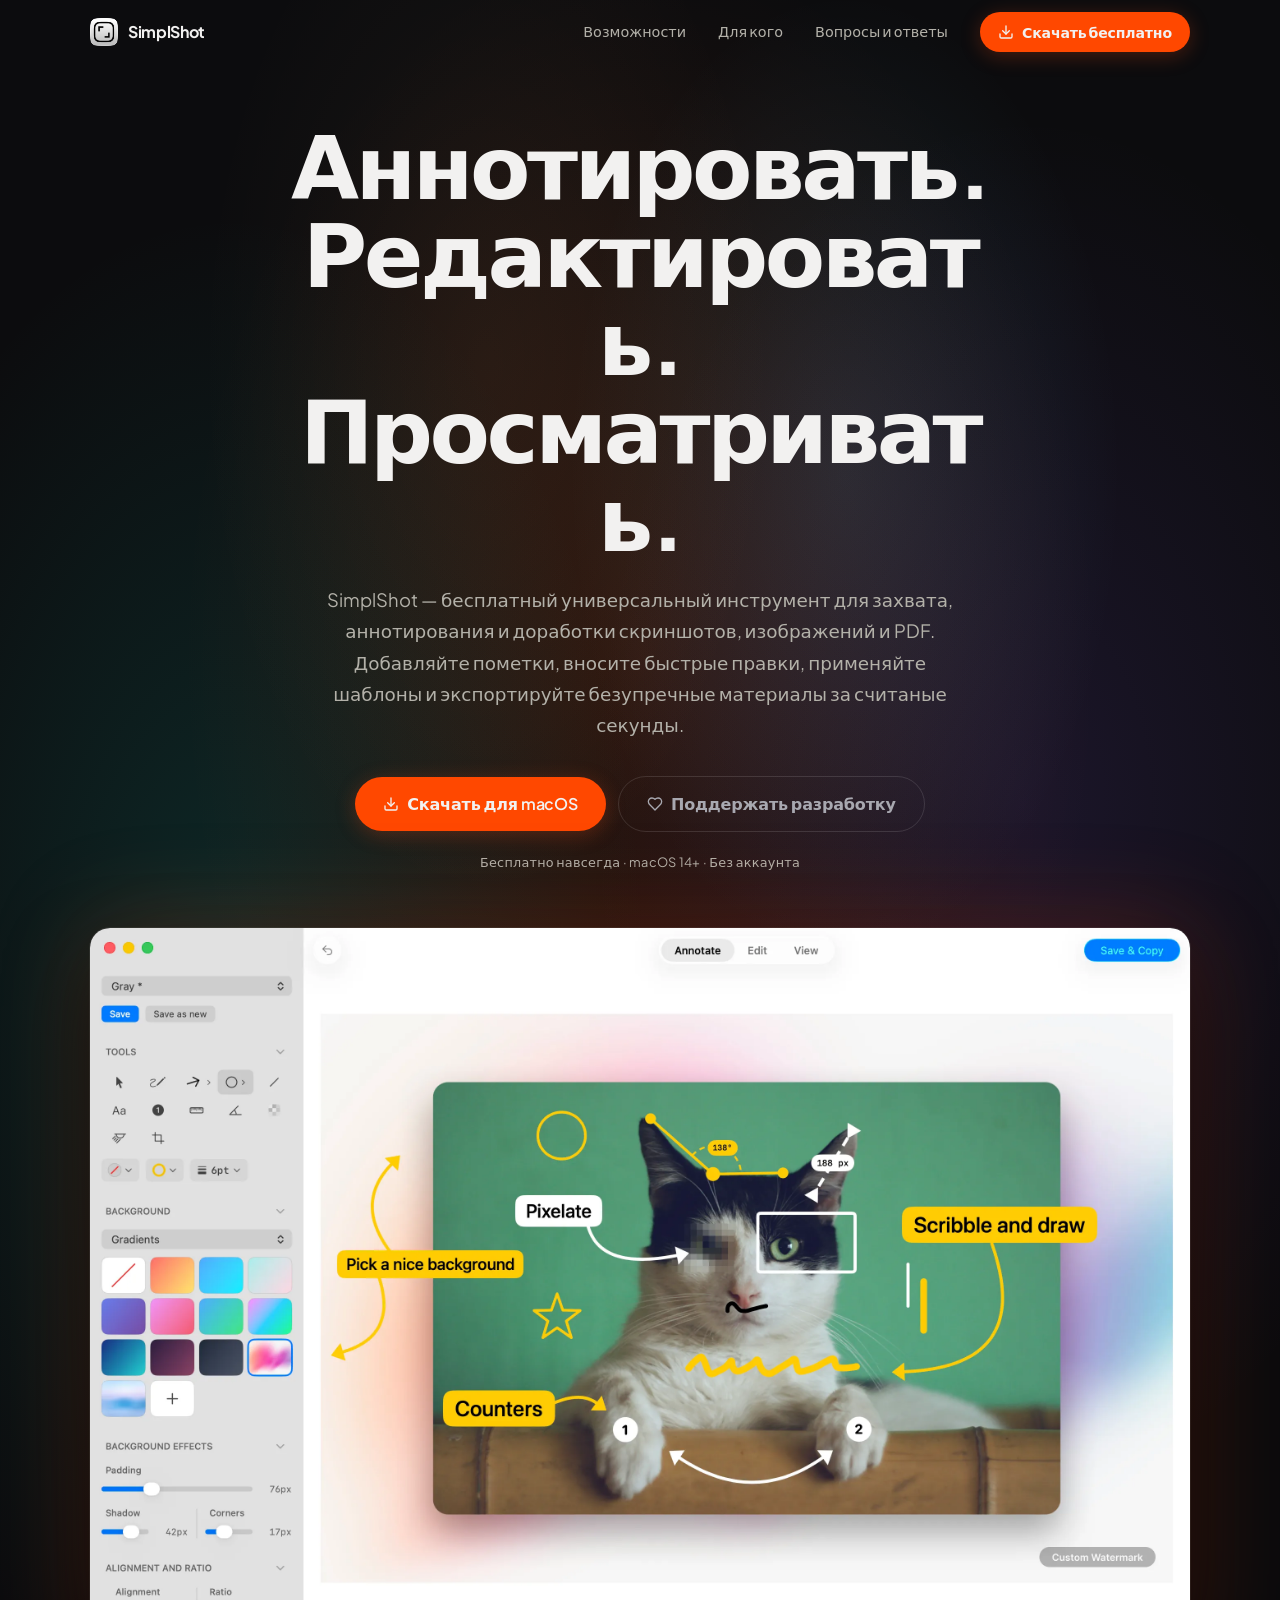
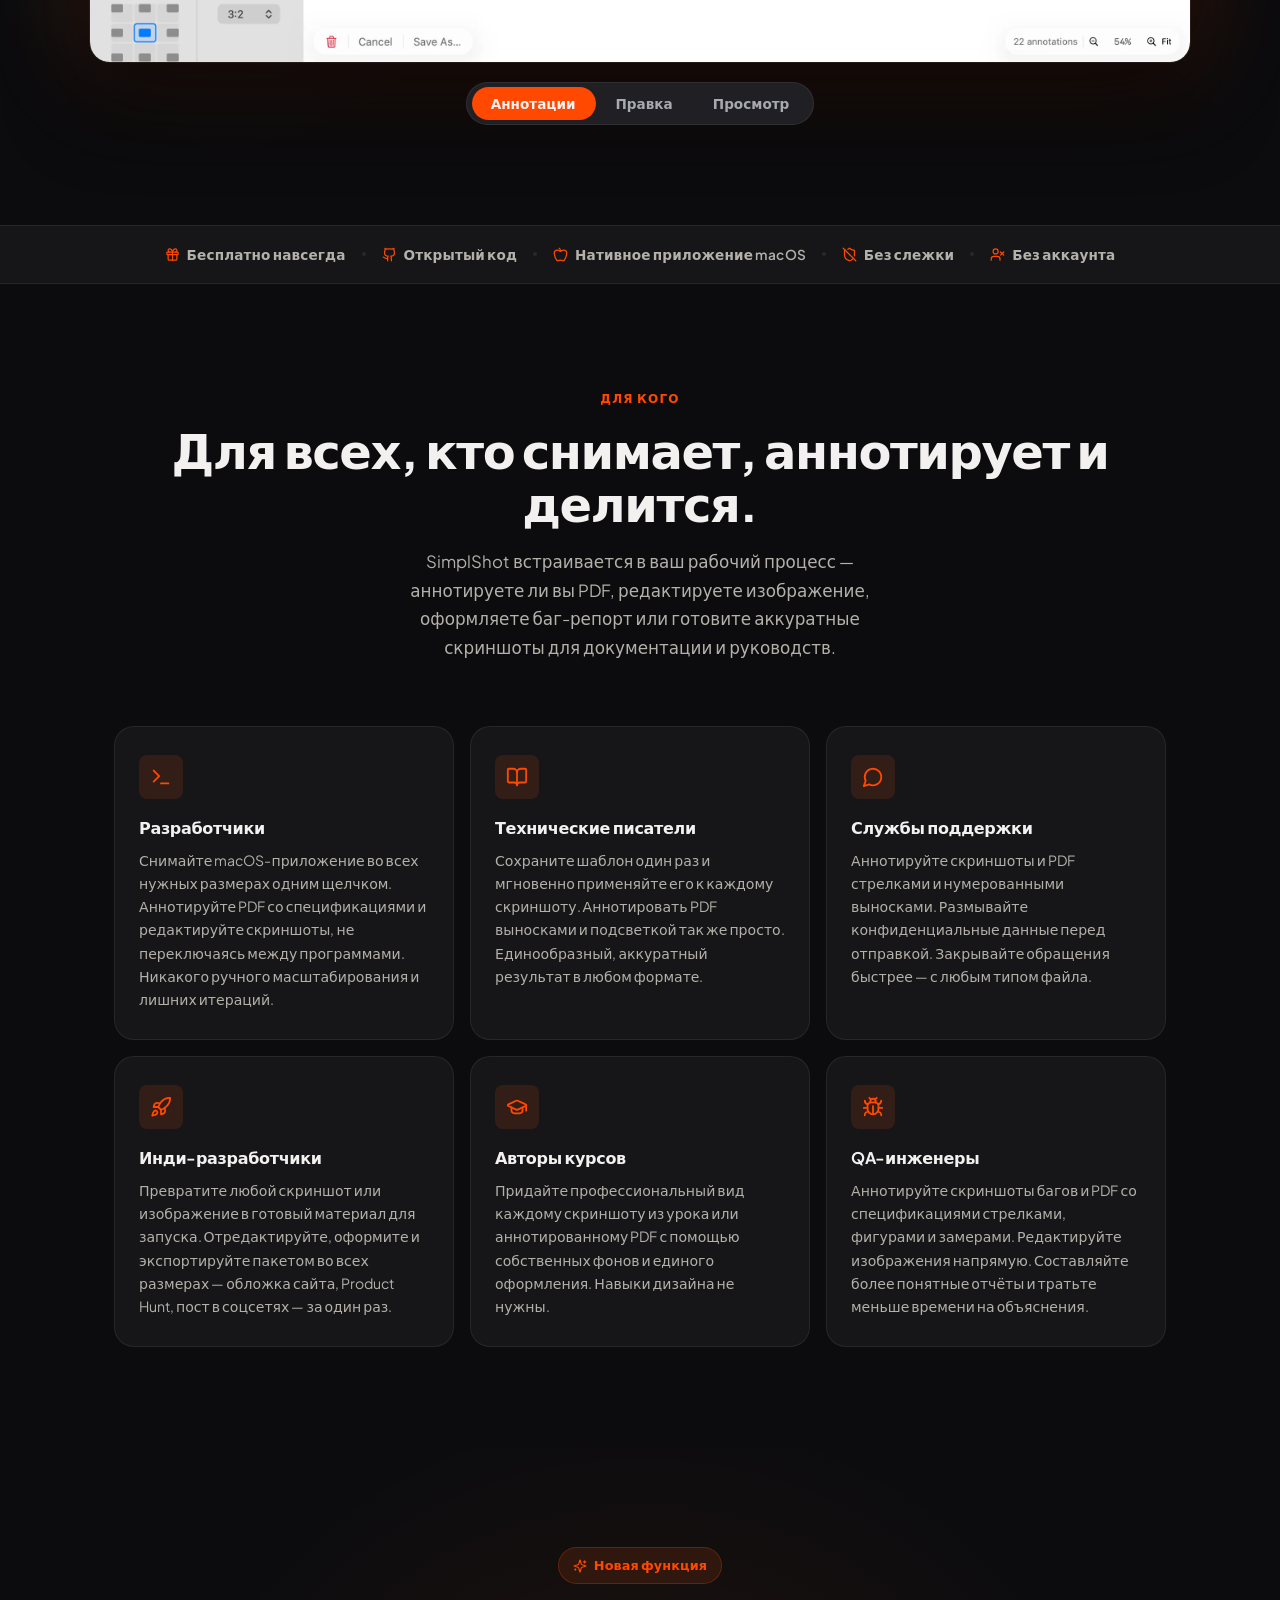
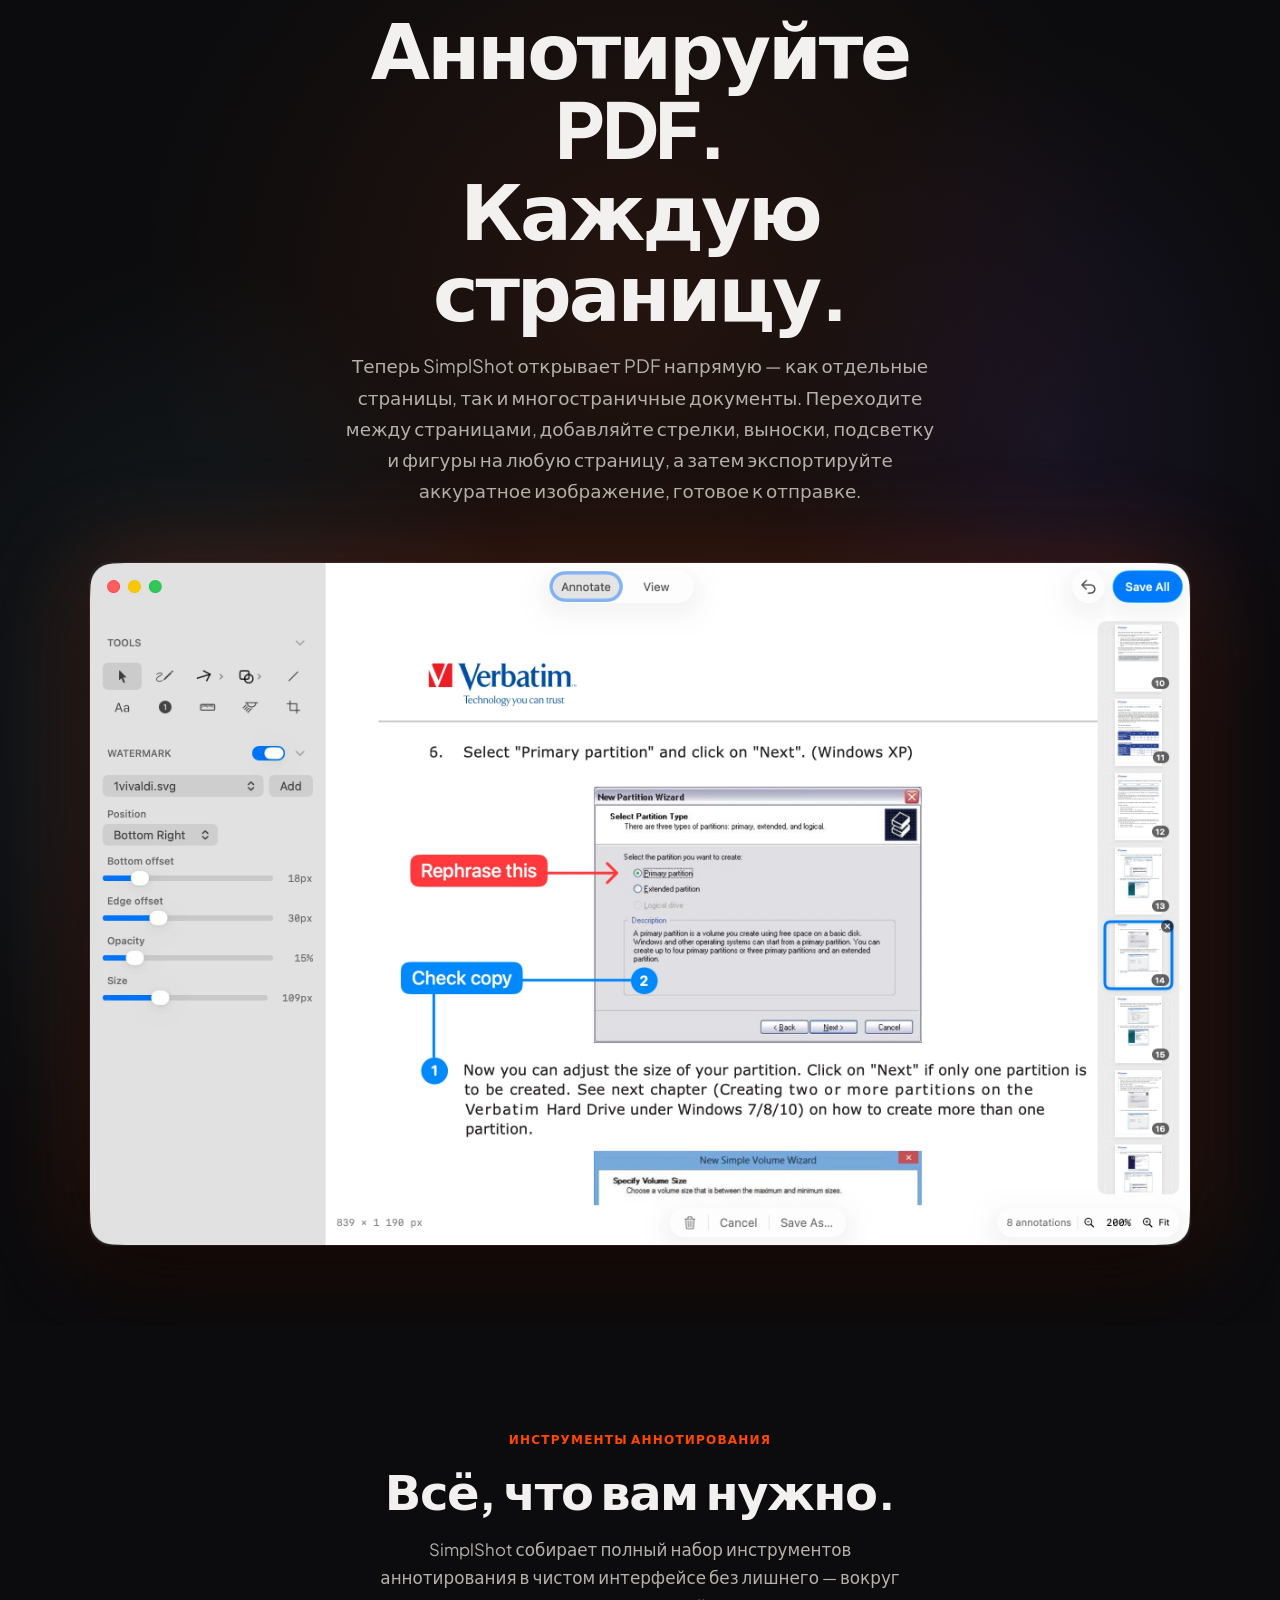
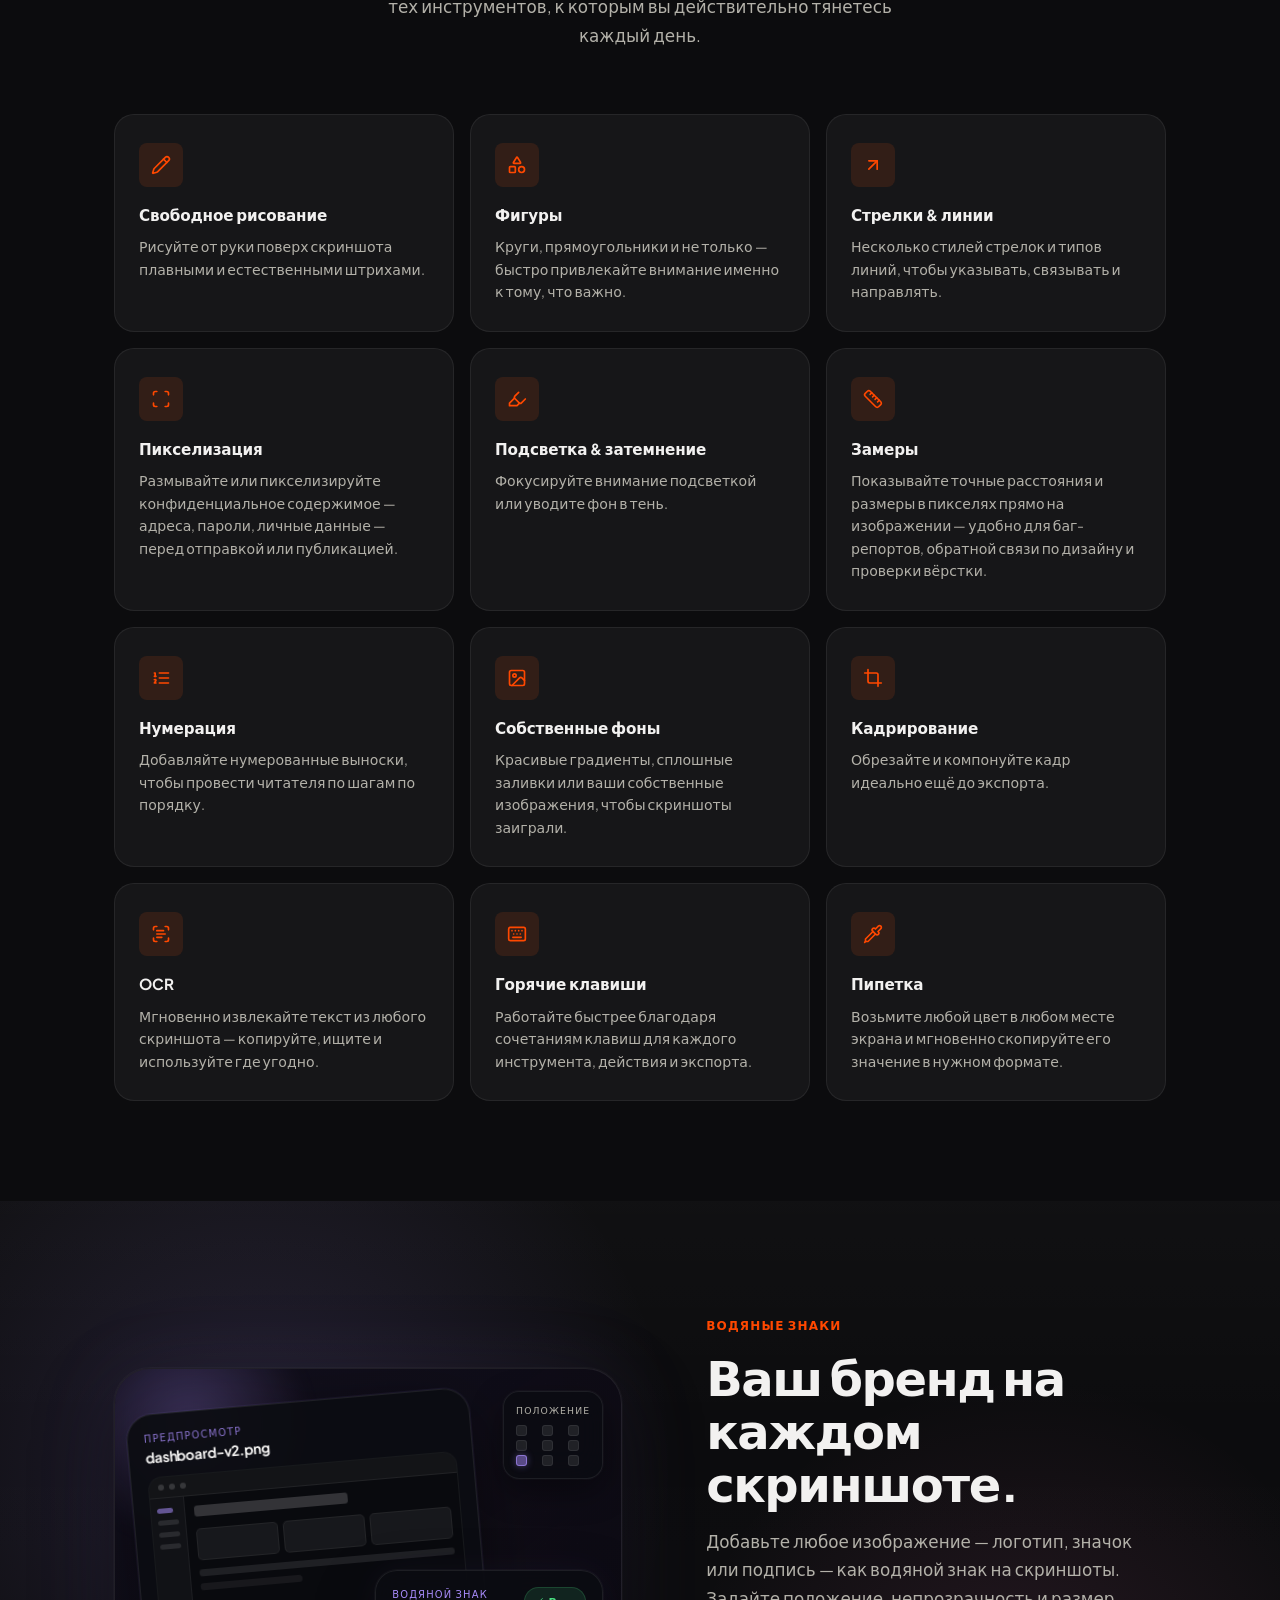
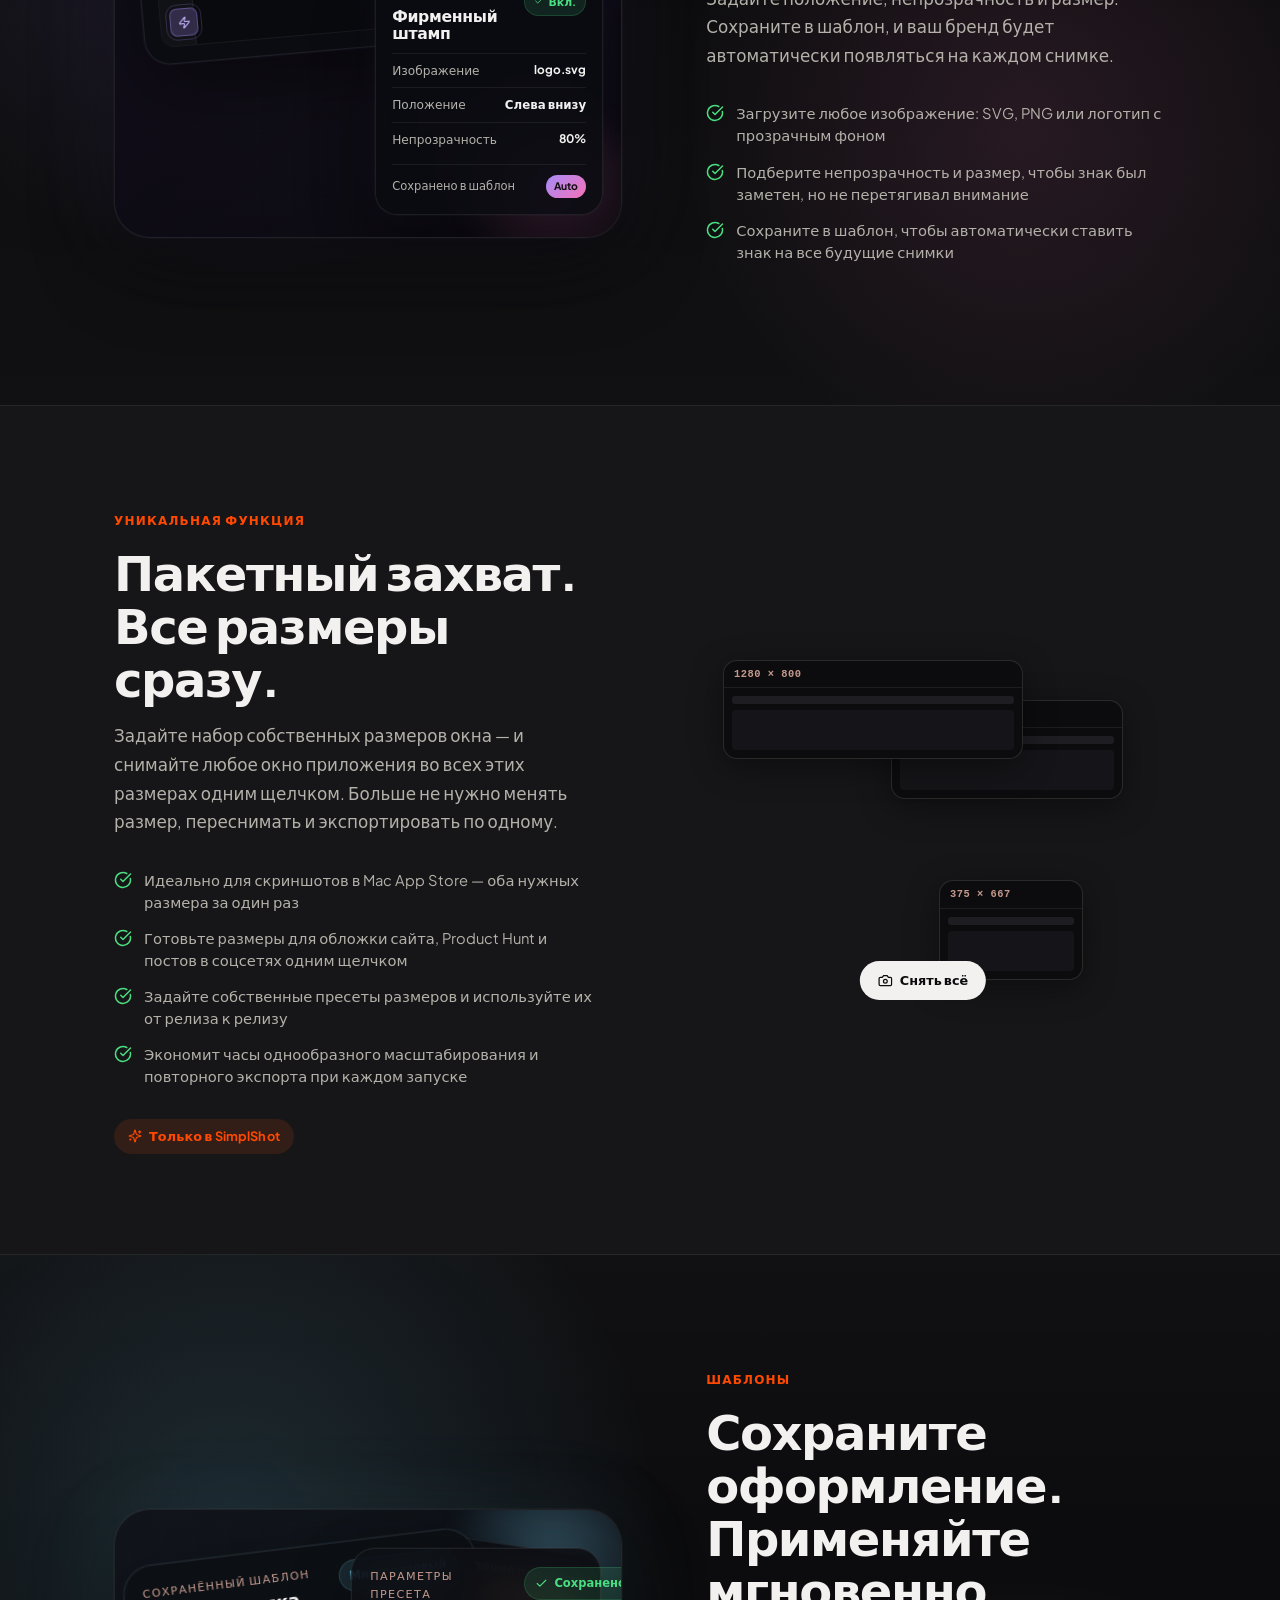
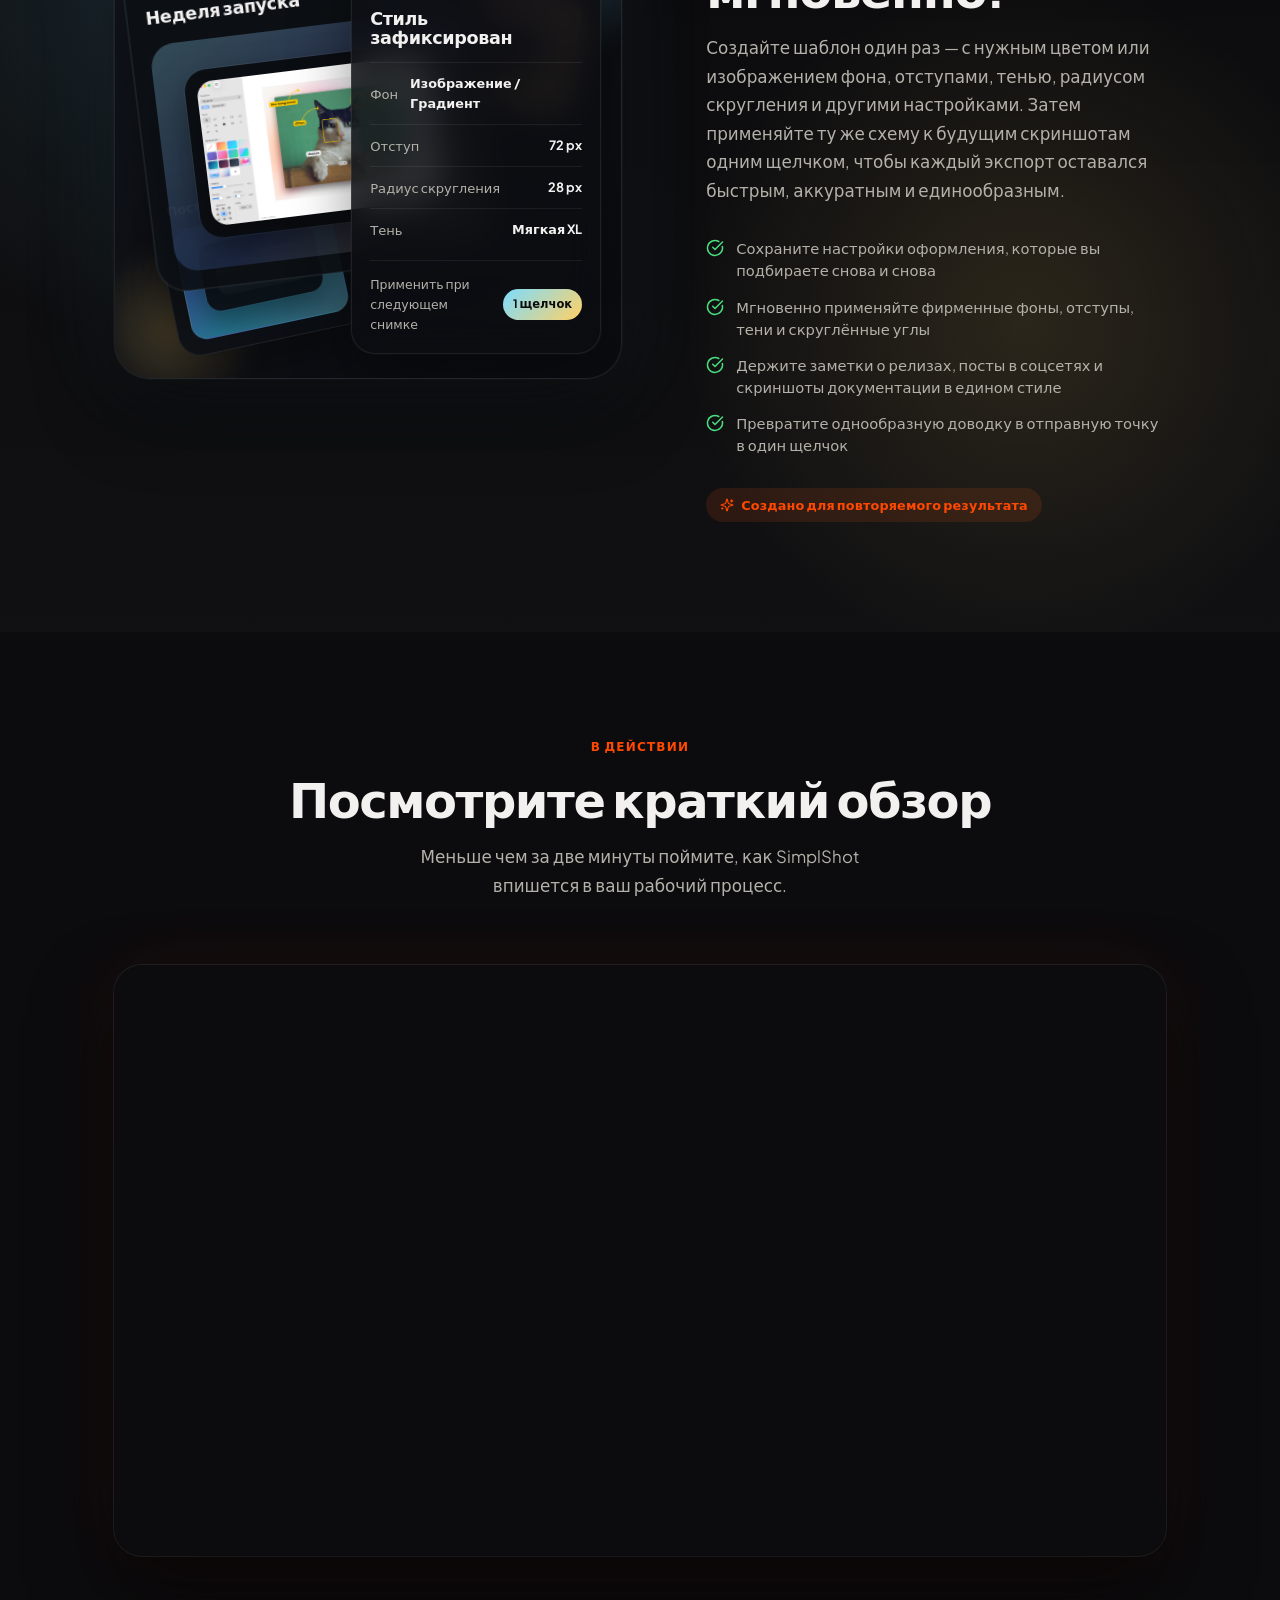
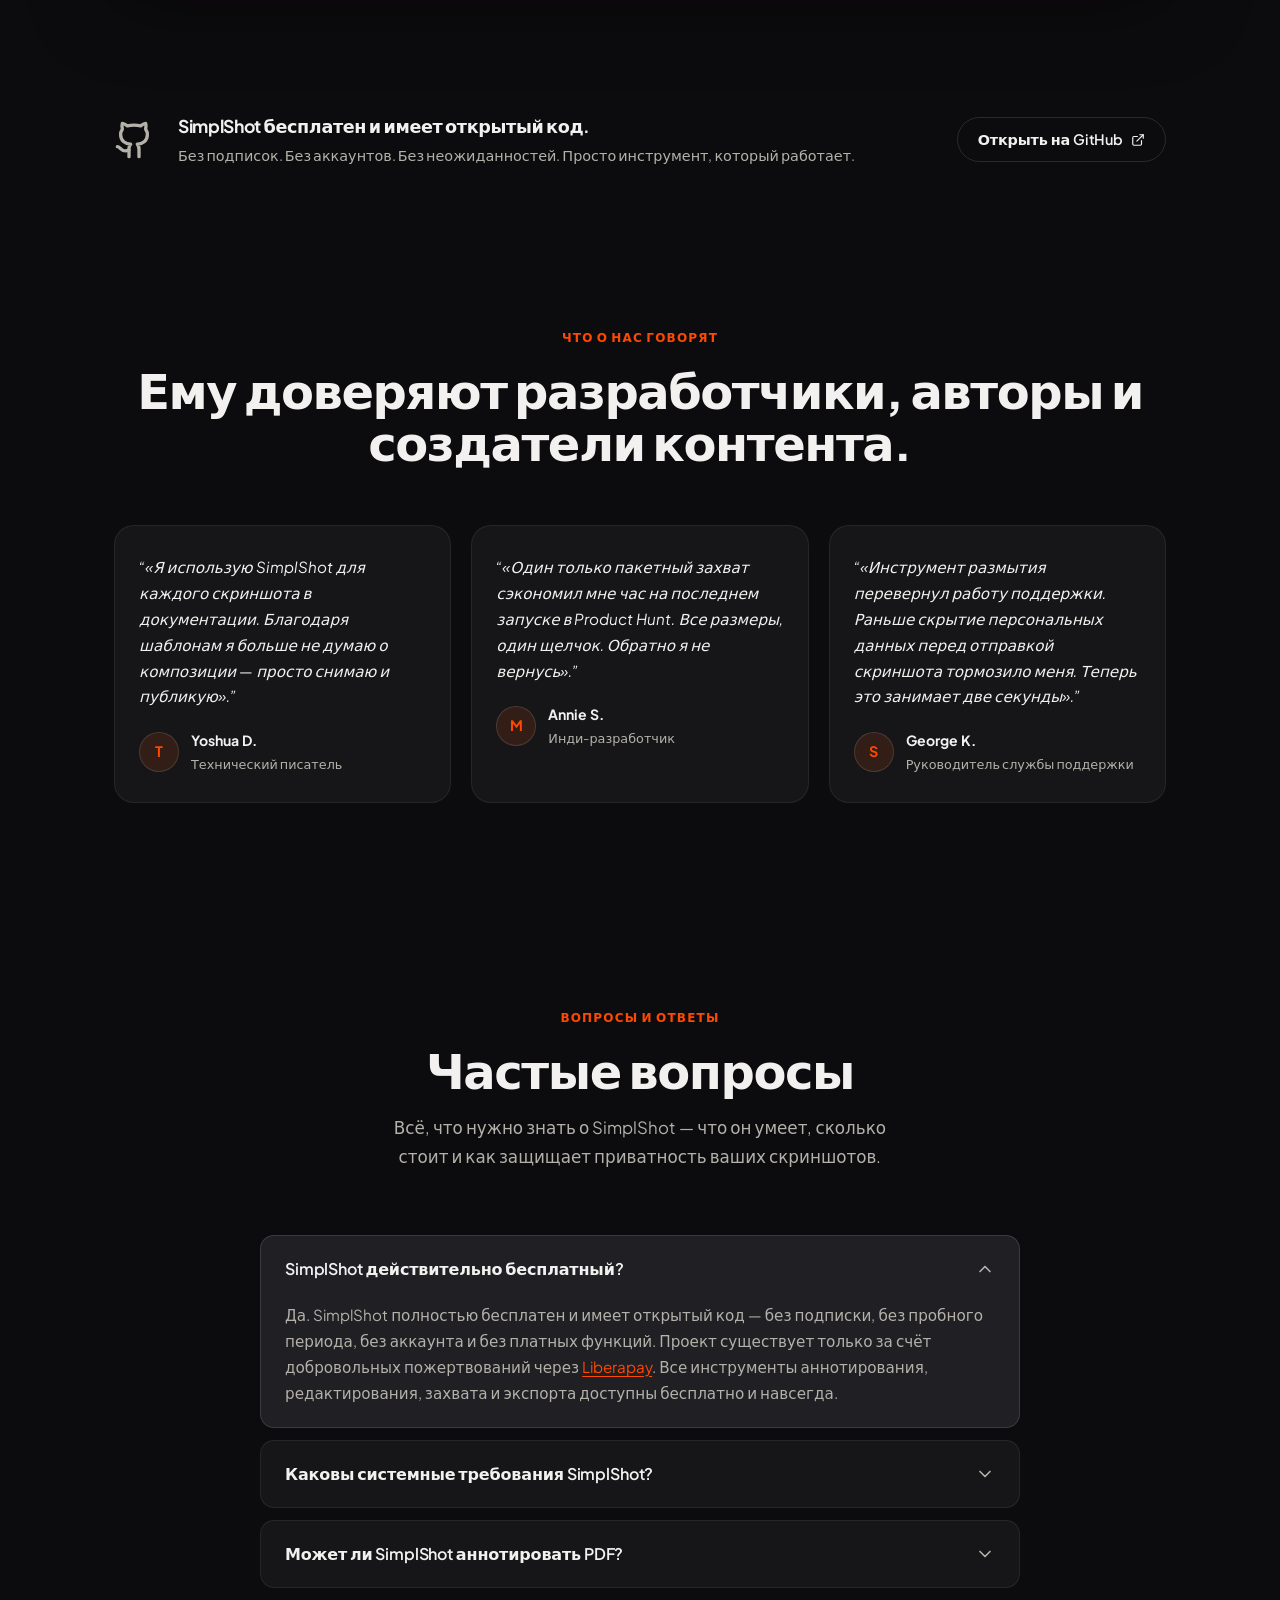
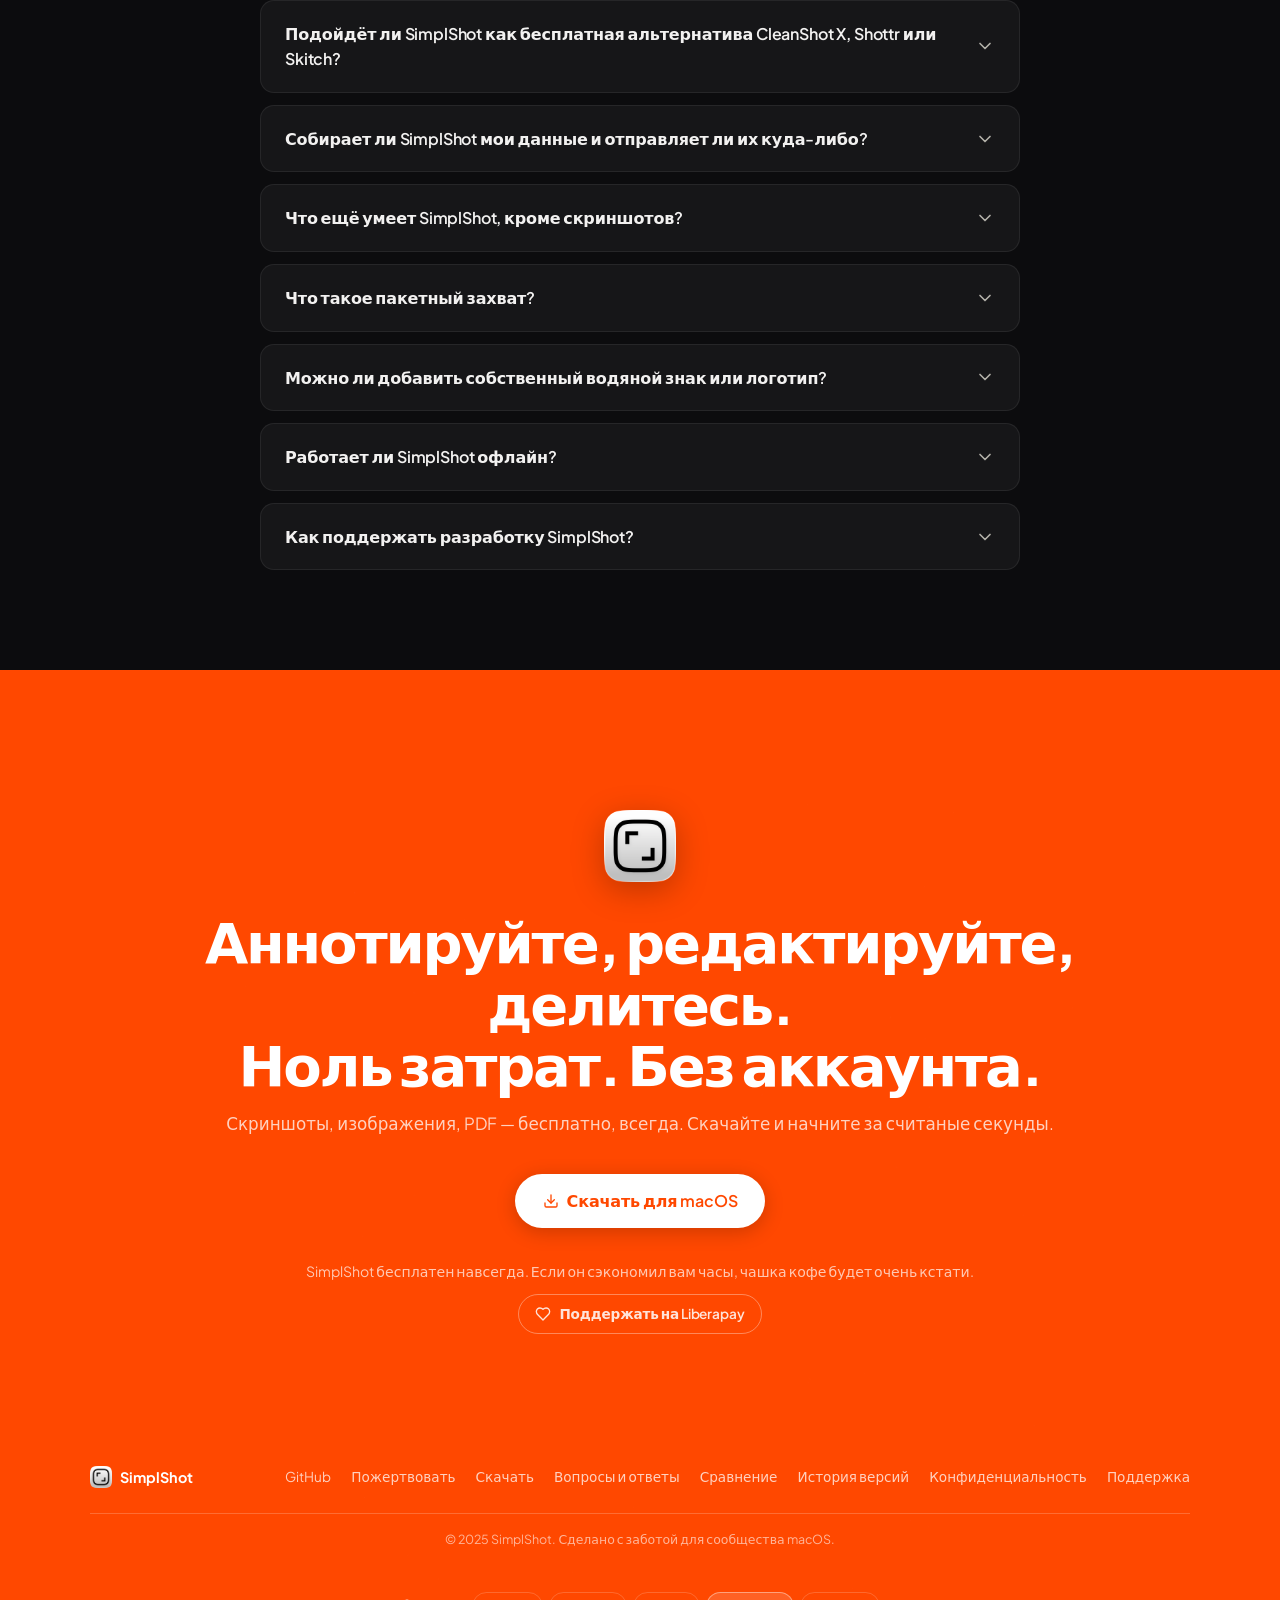
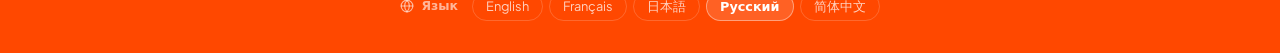
<file: ru/index.html>
<!DOCTYPE html>
<!-- Generated by build-i18n.py from index.html — do not edit by hand.
     Edit the English source and run: python3 build-i18n.py -->
<!-- English source of record. After editing, regenerate the fr/ ja/ ru/ zh/
     copies:  python3 build-i18n.py   (it reports any untranslated strings). -->
<html lang="ru">
<head>
  <meta charset="UTF-8" />
  <meta name="viewport" content="width=device-width, initial-scale=1.0" />

  <!-- Language: remember the footer picker's choice, and send first-time
       visitors to their own language when we have one. Runs before paint so
       there is no flash of English. Add ?nolang to opt out. -->
  <script>
  (function () {
    var SS_PAGE_LANG = 'ru';
    var LOCALES = { en: 1, fr: 1, ja: 1, ru: 1, zh: 1 };
    var KEY = 'ss-lang';

    document.addEventListener('click', function (e) {
      var el = e.target;
      var a = el && el.closest ? el.closest('.lang-list a[data-lang]') : null;
      if (!a) return;
      try { localStorage.setItem(KEY, a.getAttribute('data-lang')); } catch (err) {}
    });

    if (SS_PAGE_LANG !== 'en') return;
    if (location.search.indexOf('nolang') !== -1) return;

    var stored = null;
    try { stored = localStorage.getItem(KEY); } catch (err) {}
    if (stored === 'en') return;

    var target = null;
    if (stored && LOCALES[stored]) {
      target = stored;
    } else if (!stored) {
      var tags = (navigator.languages && navigator.languages.length)
        ? navigator.languages
        : [navigator.language || ''];
      for (var i = 0; i < tags.length; i++) {
        var tag = String(tags[i] || '').toLowerCase();
        var primary = tag.split('-')[0];
        if (primary === 'en') return;
        if (primary === 'zh') {
          // We only ship Simplified; leave Traditional readers on English.
          if (tag.indexOf('hant') !== -1 || /-(tw|hk|mo)$/.test(tag)) continue;
          target = 'zh';
          break;
        }
        if (LOCALES[primary]) { target = primary; break; }
      }
    }
    if (!target || target === 'en') return;

    var rest = location.pathname.replace(/^\/+/, '');
    if (rest === 'index.html') rest = '';
    location.replace('/' + target + '/' + rest + location.search + location.hash);
  })();
  </script>

  <title>SimplShot — бесплатный редактор скриншотов и инструмент аннотирования PDF для macOS</title>
  <meta name="description" content="SimplShot — бесплатный редактор скриншотов и инструмент аннотирования PDF для macOS с открытым кодом. Аннотируйте, размывайте, подсвечивайте и доводите до ума скриншоты, изображения и PDF за считаные секунды — с пакетным захватом, многоразовыми шаблонами, OCR, водяными знаками и без аккаунта." />
  <link rel="canonical" href="https://simplshot.com/ru/" />
  <!-- HREFLANG -->
  <link rel="alternate" hreflang="en" href="https://simplshot.com/" />
  <link rel="alternate" hreflang="fr" href="https://simplshot.com/fr/" />
  <link rel="alternate" hreflang="ja" href="https://simplshot.com/ja/" />
  <link rel="alternate" hreflang="ru" href="https://simplshot.com/ru/" />
  <link rel="alternate" hreflang="zh-Hans" href="https://simplshot.com/zh/" />
  <link rel="alternate" hreflang="x-default" href="https://simplshot.com/" />
  <!-- /HREFLANG -->
  <meta name="robots" content="index, follow, max-image-preview:large, max-snippet:-1, max-video-preview:-1" />
  <meta name="author" content="Atle Mo" />
  <meta name="application-name" content="SimplShot" />
  <meta name="apple-mobile-web-app-title" content="SimplShot" />
  <meta name="theme-color" content="#FF4800" />

  <!-- Icons -->
  <link rel="icon" href="/assets/app_icon.png" type="image/png" />
  <link rel="apple-touch-icon" href="/assets/app_icon.png" />
  <link rel="manifest" href="/site.webmanifest" />

  <!-- Open Graph -->
  <meta property="og:type" content="website" />
  <meta property="og:site_name" content="SimplShot" />
  <meta property="og:title" content="SimplShot — бесплатный редактор скриншотов и инструмент аннотирования PDF для macOS" />
  <meta property="og:description" content="Бесплатное приложение для macOS с открытым кодом: захват, аннотирование и доводка скриншотов, изображений и PDF. Пакетный захват, многоразовые шаблоны, OCR, водяные знаки — без аккаунта." />
  <meta property="og:url" content="https://simplshot.com/ru/" />
  <meta property="og:image" content="https://simplshot.com/assets/og-image.jpg" />
  <meta property="og:image:type" content="image/jpeg" />
  <meta property="og:image:width" content="1200" />
  <meta property="og:image:height" content="630" />
  <meta property="og:image:alt" content="SimplShot — бесплатный инструмент для скриншотов и аннотирования PDF на macOS" />
  <meta property="og:locale" content="ru_RU" />

  <!-- Twitter / X -->
  <meta name="twitter:card" content="summary_large_image" />
  <meta name="twitter:title" content="SimplShot — бесплатный редактор скриншотов и инструмент аннотирования PDF для macOS" />
  <meta name="twitter:description" content="Бесплатное приложение для macOS с открытым кодом: захват, аннотирование и доводка скриншотов, изображений и PDF. Пакетный захват, шаблоны, OCR — без аккаунта." />
  <meta name="twitter:image" content="https://simplshot.com/assets/og-image.jpg" />
  <meta name="twitter:image:alt" content="SimplShot — бесплатный инструмент для скриншотов и аннотирования PDF на macOS" />
  <link rel="preconnect" href="https://fonts.googleapis.com" crossorigin />
  <link rel="preconnect" href="https://fonts.gstatic.com" crossorigin />
  <link href="https://fonts.googleapis.com/css2?family=Plus+Jakarta+Sans:wght@400;500;600;700;800&amp;display=swap" rel="stylesheet" />
  <!-- Google Analytics -->
  <script async src="https://www.googletagmanager.com/gtag/js?id=G-KRPH0QPEMD"></script>
  <script>
    window.dataLayer = window.dataLayer || [];
    function gtag(){dataLayer.push(arguments);}
    gtag('js', new Date());
    gtag('config', 'G-KRPH0QPEMD');
  </script>
  <link rel="stylesheet" href="/style.css" />
</head>
<body>
  <a href="#main-content" class="skip-link">Перейти к основному содержимому</a>

  <!-- NAV -->
  <nav class="nav" id="nav" aria-label="Основная">
    <div class="nav-inner">
      <a href="#hero" class="nav-logo" aria-label="Главная страница SimplShot">
        <img src="/assets/app_icon.png" alt="Значок SimplShot" class="nav-icon" />
        <span>SimplShot</span>
      </a>
      <a href="#features" class="nav-link">Возможности</a>
      <a href="#use-cases" class="nav-link">Для кого</a>
      <a href="#faq" class="nav-link">Вопросы и ответы</a>
      <a href="https://github.com/atlemo/SimplShot-App/releases/download/1.5.9/SimplShot.dmg" class="btn btn-accent nav-cta" download data-download> <i data-lucide="download" class="btn-icon"></i>Скачать бесплатно</a>
    </div>
  </nav>

  <main id="main-content">
  <!-- HERO -->
  <section class="hero" id="hero" aria-labelledby="hero-title">
    <div class="hero-bg-glow"></div>
    <div class="hero-bg-glow-noise" aria-hidden="true"></div>
    <div class="hero-content reveal-up">
      <h1 class="hero-headline" id="hero-title">Аннотировать.<br/>Редактировать.<br/>Просматривать.</h1>
      <p class="hero-sub">SimplShot — бесплатный универсальный инструмент для захвата, аннотирования и доработки скриншотов, изображений и PDF. Добавляйте пометки, вносите быстрые правки, применяйте шаблоны и экспортируйте безупречные материалы за считаные секунды.</p>
      <div class="hero-ctas">
        <a href="https://github.com/atlemo/SimplShot-App/releases/download/1.5.9/SimplShot.dmg" class="btn btn-accent btn-lg" download data-download> <i data-lucide="download" class="btn-icon"></i>Скачать для macOS</a>
        <a href="https://liberapay.com/atle/donate" class="btn btn-ghost btn-lg" target="_blank" rel="noopener noreferrer"> <i data-lucide="heart" class="btn-icon"></i>Поддержать разработку <span class="visually-hidden">(откроется в новой вкладке)</span> </a>
      </div>
      <p class="hero-meta">Бесплатно навсегда · macOS 14+ · Без аккаунта</p>
    </div>

    <div class="hero-image-wrap reveal-up reveal-delay">
      <div class="hero-image-container" id="heroImageContainer" role="img" aria-label="Предпросмотр SimplShot в режиме аннотирования">
        <img src="/assets/annotate_dark.webp" alt="" class="hero-img active" id="imgAnnotate" width="1149" height="794" fetchpriority="high" decoding="async" aria-hidden="true" />
        <img src="/assets/edit_dark.webp"     alt="" class="hero-img" id="imgEdit" width="1149" height="794" decoding="async" hidden aria-hidden="true" />
        <img src="/assets/view_dark.webp"     alt="" class="hero-img" id="imgView" width="1149" height="794" decoding="async" hidden aria-hidden="true" />
        <div class="hero-image-glow"></div>
      </div>
      <p class="visually-hidden" id="heroPreviewStatus" aria-live="polite">Показан режим аннотирования.</p>
      <div class="hero-toggle" role="group" aria-label="Режим предпросмотра редактора">
        <button class="toggle-btn active" id="btnAnnotate" data-target="annotate" type="button" aria-controls="heroImageContainer" aria-pressed="true" data-i18n-preview-label="Предпросмотр SimplShot в режиме аннотирования" data-i18n-preview-status="Показан режим аннотирования.">Аннотации</button>
        <button class="toggle-btn" id="btnEdit" data-target="edit" type="button" aria-controls="heroImageContainer" aria-pressed="false" data-i18n-preview-label="Предпросмотр SimplShot в режиме редактирования" data-i18n-preview-status="Показан режим редактирования.">Правка</button>
        <button class="toggle-btn" id="btnView" data-target="view" type="button" aria-controls="heroImageContainer" aria-pressed="false" data-i18n-preview-label="Предпросмотр SimplShot в режиме просмотра" data-i18n-preview-status="Показан режим просмотра.">Просмотр</button>
        <div class="toggle-progress" id="toggleProgress"></div>
      </div>
    </div>
  </section>

  <!-- TRUST BAR -->
  <section class="trust-bar reveal-up" aria-label="Ключевые особенности SimplShot">
    <div class="trust-bar-inner">
      <span class="trust-item"><i data-lucide="gift" class="trust-icon"></i>Бесплатно навсегда</span>
      <span class="trust-dot" aria-hidden="true"></span>
      <span class="trust-item"><i data-lucide="github" class="trust-icon"></i>Открытый код</span>
      <span class="trust-dot" aria-hidden="true"></span>
      <span class="trust-item"><i data-lucide="apple" class="trust-icon"></i>Нативное приложение macOS</span>
      <span class="trust-dot" aria-hidden="true"></span>
      <span class="trust-item"><i data-lucide="shield-off" class="trust-icon"></i>Без слежки</span>
      <span class="trust-dot" aria-hidden="true"></span>
      <span class="trust-item"><i data-lucide="user-x" class="trust-icon"></i>Без аккаунта</span>
    </div>
  </section>

  <!-- WHO IT'S FOR -->
  <section class="use-cases" id="use-cases">
    <div class="section-inner">
      <div class="section-header reveal-up">
        <span class="section-label">Для кого</span>
        <h2 class="section-title">Для всех, кто снимает, аннотирует и делится.</h2>
        <p class="section-sub">SimplShot встраивается в ваш рабочий процесс — аннотируете ли вы PDF, редактируете изображение, оформляете баг-репорт или готовите аккуратные скриншоты для документации и руководств.</p>
      </div>

      <div class="use-cases-grid">

        <div class="use-case-card reveal-up" style="--delay: 0ms">
          <div class="use-case-icon-wrap">
            <i data-lucide="terminal" class="use-case-icon"></i>
          </div>
          <h3>Разработчики</h3>
          <p>Снимайте macOS-приложение во всех нужных размерах одним щелчком. Аннотируйте PDF со спецификациями и редактируйте скриншоты, не переключаясь между программами. Никакого ручного масштабирования и лишних итераций.</p>
        </div>

        <div class="use-case-card reveal-up" style="--delay: 60ms">
          <div class="use-case-icon-wrap">
            <i data-lucide="book-open" class="use-case-icon"></i>
          </div>
          <h3>Технические писатели</h3>
          <p>Сохраните шаблон один раз и мгновенно применяйте его к каждому скриншоту. Аннотировать PDF выносками и подсветкой так же просто. Единообразный, аккуратный результат в любом формате.</p>
        </div>

        <div class="use-case-card reveal-up" style="--delay: 120ms">
          <div class="use-case-icon-wrap">
            <i data-lucide="message-circle" class="use-case-icon"></i>
          </div>
          <h3>Службы поддержки</h3>
          <p>Аннотируйте скриншоты и PDF стрелками и нумерованными выносками. Размывайте конфиденциальные данные перед отправкой. Закрывайте обращения быстрее — с любым типом файла.</p>
        </div>

        <div class="use-case-card reveal-up" style="--delay: 180ms">
          <div class="use-case-icon-wrap">
            <i data-lucide="rocket" class="use-case-icon"></i>
          </div>
          <h3>Инди-разработчики</h3>
          <p>Превратите любой скриншот или изображение в готовый материал для запуска. Отредактируйте, оформите и экспортируйте пакетом во всех размерах — обложка сайта, Product Hunt, пост в соцсетях — за один раз.</p>
        </div>

        <div class="use-case-card reveal-up" style="--delay: 240ms">
          <div class="use-case-icon-wrap">
            <i data-lucide="graduation-cap" class="use-case-icon"></i>
          </div>
          <h3>Авторы курсов</h3>
          <p>Придайте профессиональный вид каждому скриншоту из урока или аннотированному PDF с помощью собственных фонов и единого оформления. Навыки дизайна не нужны.</p>
        </div>

        <div class="use-case-card reveal-up" style="--delay: 300ms">
          <div class="use-case-icon-wrap">
            <i data-lucide="bug" class="use-case-icon"></i>
          </div>
          <h3>QA-инженеры</h3>
          <p>Аннотируйте скриншоты багов и PDF со спецификациями стрелками, фигурами и замерами. Редактируйте изображения напрямую. Составляйте более понятные отчёты и тратьте меньше времени на объяснения.</p>
        </div>

      </div>
    </div>
  </section>

  <!-- PDF ANNOTATIONS SPOTLIGHT -->
  <section class="pdf-feature" id="pdf-annotations">
    <div class="pdf-feature-bg-glow" aria-hidden="true"></div>
    <div class="pdf-feature-content reveal-up">
      <span class="pdf-feature-new-badge"> <i data-lucide="sparkles" class="badge-icon"></i>Новая функция</span>
      <h2 class="pdf-feature-headline">Аннотируйте PDF.<br/>Каждую страницу.</h2>
      <p class="pdf-feature-sub">Теперь SimplShot открывает PDF напрямую — как отдельные страницы, так и многостраничные документы. Переходите между страницами, добавляйте стрелки, выноски, подсветку и фигуры на любую страницу, а затем экспортируйте аккуратное изображение, готовое к отправке.</p>
    </div>
    <div class="pdf-feature-image-wrap reveal-up reveal-delay">
      <div class="pdf-feature-image-container">
        <img src="/assets/pdf_annotations.webp" alt="Режим аннотирования PDF в SimplShot: многостраничный PDF с выносками и подсветкой" class="pdf-feature-img" width="2428" height="1506" loading="lazy" decoding="async" />
        <div class="pdf-feature-image-glow"></div>
      </div>
    </div>
  </section>

  <!-- FEATURES -->
  <section class="features" id="features">
    <div class="section-inner">
      <div class="section-header reveal-up">
        <span class="section-label">Инструменты аннотирования</span>
        <h2 class="section-title">Всё, что вам нужно.</h2>
        <p class="section-sub">SimplShot собирает полный набор инструментов аннотирования в чистом интерфейсе без лишнего — вокруг тех инструментов, к которым вы действительно тянетесь каждый день.</p>
      </div>

      <div class="features-grid">

        <div class="feature-card reveal-up" style="--delay: 0ms">
          <div class="feature-icon-wrap">
            <i data-lucide="pencil" class="feature-icon"></i>
          </div>
          <h3>Свободное рисование</h3>
          <p>Рисуйте от руки поверх скриншота плавными и естественными штрихами.</p>
        </div>

        <div class="feature-card reveal-up" style="--delay: 60ms">
          <div class="feature-icon-wrap">
            <i data-lucide="shapes" class="feature-icon"></i>
          </div>
          <h3>Фигуры</h3>
          <p>Круги, прямоугольники и не только — быстро привлекайте внимание именно к тому, что важно.</p>
        </div>

        <div class="feature-card reveal-up" style="--delay: 120ms">
          <div class="feature-icon-wrap">
            <i data-lucide="arrow-up-right" class="feature-icon"></i>
          </div>
          <h3>Стрелки &amp; линии</h3>
          <p>Несколько стилей стрелок и типов линий, чтобы указывать, связывать и направлять.</p>
        </div>

        <div class="feature-card reveal-up" style="--delay: 180ms">
          <div class="feature-icon-wrap">
            <i data-lucide="scan" class="feature-icon"></i>
          </div>
          <h3>Пикселизация</h3>
          <p>Размывайте или пикселизируйте конфиденциальное содержимое — адреса, пароли, личные данные — перед отправкой или публикацией.</p>
        </div>

        <div class="feature-card reveal-up" style="--delay: 240ms">
          <div class="feature-icon-wrap">
            <i data-lucide="highlighter" class="feature-icon"></i>
          </div>
          <h3>Подсветка &amp; затемнение</h3>
          <p>Фокусируйте внимание подсветкой или уводите фон в тень.</p>
        </div>

        <div class="feature-card reveal-up" style="--delay: 300ms">
          <div class="feature-icon-wrap">
            <i data-lucide="ruler" class="feature-icon"></i>
          </div>
          <h3>Замеры</h3>
          <p>Показывайте точные расстояния и размеры в пикселях прямо на изображении — удобно для баг-репортов, обратной связи по дизайну и проверки вёрстки.</p>
        </div>

        <div class="feature-card reveal-up" style="--delay: 360ms">
          <div class="feature-icon-wrap">
            <i data-lucide="list-ordered" class="feature-icon"></i>
          </div>
          <h3>Нумерация</h3>
          <p>Добавляйте нумерованные выноски, чтобы провести читателя по шагам по порядку.</p>
        </div>

        <div class="feature-card reveal-up" style="--delay: 420ms">
          <div class="feature-icon-wrap">
            <i data-lucide="image" class="feature-icon"></i>
          </div>
          <h3>Собственные фоны</h3>
          <p>Красивые градиенты, сплошные заливки или ваши собственные изображения, чтобы скриншоты заиграли.</p>
        </div>

        <div class="feature-card reveal-up" style="--delay: 480ms">
          <div class="feature-icon-wrap">
            <i data-lucide="crop" class="feature-icon"></i>
          </div>
          <h3>Кадрирование</h3>
          <p>Обрезайте и компонуйте кадр идеально ещё до экспорта.</p>
        </div>

        <div class="feature-card reveal-up" style="--delay: 540ms">
          <div class="feature-icon-wrap">
            <i data-lucide="scan-text" class="feature-icon"></i>
          </div>
          <h3>OCR</h3>
          <p>Мгновенно извлекайте текст из любого скриншота — копируйте, ищите и используйте где угодно.</p>
        </div>

        <div class="feature-card reveal-up" style="--delay: 600ms">
          <div class="feature-icon-wrap">
            <i data-lucide="keyboard" class="feature-icon"></i>
          </div>
          <h3>Горячие клавиши</h3>
          <p>Работайте быстрее благодаря сочетаниям клавиш для каждого инструмента, действия и экспорта.</p>
        </div>

        <div class="feature-card reveal-up" style="--delay: 660ms">
          <div class="feature-icon-wrap">
            <i data-lucide="pipette" class="feature-icon"></i>
          </div>
          <h3>Пипетка</h3>
          <p>Возьмите любой цвет в любом месте экрана и мгновенно скопируйте его значение в нужном формате.</p>
        </div>

      </div>
    </div>
  </section>

  <!-- WATERMARKS SPOTLIGHT -->
  <section class="watermarks" id="watermarks">
    <div class="section-inner watermarks-inner">

      <div class="watermarks-visual reveal-left" aria-hidden="true">
        <div class="watermarks-showcase">
          <div class="watermarks-glow watermarks-glow--violet"></div>
          <div class="watermarks-glow watermarks-glow--pink"></div>

          <!-- Main screenshot card with watermark applied -->
          <div class="wm-card">
            <div class="wm-card-header">
              <p class="wm-card-eyebrow">Предпросмотр</p>
              <h3>dashboard-v2.png</h3>
            </div>
            <div class="wm-canvas">
              <div class="wm-screenshot">
                <div class="wm-chrome">
                  <span class="wm-dot"></span>
                  <span class="wm-dot"></span>
                  <span class="wm-dot"></span>
                </div>
                <div class="wm-body">
                  <div class="wm-sidebar">
                    <div class="wm-nav-item wm-nav-item--active"></div>
                    <div class="wm-nav-item"></div>
                    <div class="wm-nav-item"></div>
                    <div class="wm-nav-item"></div>
                  </div>
                  <div class="wm-content">
                    <div class="wm-content-block wm-content-block--title"></div>
                    <div class="wm-content-row">
                      <div class="wm-content-card"></div>
                      <div class="wm-content-card"></div>
                      <div class="wm-content-card"></div>
                    </div>
                    <div class="wm-content-block"></div>
                    <div class="wm-content-block wm-content-block--short"></div>
                  </div>
                </div>
                <div class="wm-stamp">
                  <div class="wm-stamp-ring"></div>
                  <i data-lucide="zap" class="wm-stamp-icon"></i>
                </div>
              </div>
            </div>
          </div>

          <!-- Floating watermark settings panel -->
          <div class="wm-panel">
            <div class="wm-panel-top">
              <div>
                <p class="wm-panel-eyebrow">Водяной знак</p>
                <h3>Фирменный штамп</h3>
              </div>
              <span class="wm-panel-chip"> <i data-lucide="check" class="wm-chip-icon"></i>Вкл.</span>
            </div>
            <div class="wm-panel-setting">
              <span>Изображение</span>
              <strong>logo.svg</strong>
            </div>
            <div class="wm-panel-setting">
              <span>Положение</span>
              <strong>Слева внизу</strong>
            </div>
            <div class="wm-panel-setting">
              <span>Непрозрачность</span>
              <strong>80%</strong>
            </div>
            <div class="wm-panel-footer">
              <span>Сохранено в шаблон</span>
              <span class="wm-save-chip">Auto</span>
            </div>
          </div>

          <!-- Position picker -->
          <div class="wm-position-picker">
            <p class="wm-picker-label">Положение</p>
            <div class="wm-position-grid">
              <div class="wm-pos-dot"></div>
              <div class="wm-pos-dot"></div>
              <div class="wm-pos-dot"></div>
              <div class="wm-pos-dot"></div>
              <div class="wm-pos-dot"></div>
              <div class="wm-pos-dot"></div>
              <div class="wm-pos-dot wm-pos-dot--active"></div>
              <div class="wm-pos-dot"></div>
              <div class="wm-pos-dot"></div>
            </div>
          </div>

        </div>
      </div>

      <div class="watermarks-copy reveal-right">
        <span class="section-label">Водяные знаки</span>
        <h2 class="section-title">Ваш бренд на<br/>каждом скриншоте.</h2>
        <p class="section-sub">Добавьте любое изображение — логотип, значок или подпись — как водяной знак на скриншоты. Задайте положение, непрозрачность и размер. Сохраните в шаблон, и ваш бренд будет автоматически появляться на каждом снимке.</p>
        <ul class="batch-list watermarks-list">
          <li>
            <i data-lucide="check-circle" class="check-icon"></i>
            <span>Загрузите любое изображение: SVG, PNG или логотип с прозрачным фоном</span>
          </li>
          <li>
            <i data-lucide="check-circle" class="check-icon"></i>
            <span>Подберите непрозрачность и размер, чтобы знак был заметен, но не перетягивал внимание</span>
          </li>
          <li>
            <i data-lucide="check-circle" class="check-icon"></i>
            <span>Сохраните в шаблон, чтобы автоматически ставить знак на все будущие снимки</span>
          </li>
        </ul>
      </div>

    </div>
  </section>

  <!-- BATCH CAPTURE SPOTLIGHT -->
  <section class="batch" id="batch">
    <div class="section-inner batch-inner">

      <div class="batch-copy reveal-left">
        <span class="section-label">Уникальная функция</span>
        <h2 class="section-title">Пакетный захват.<br/>Все размеры сразу.</h2>
        <p class="section-sub">Задайте набор собственных размеров окна — и снимайте любое окно приложения во всех этих размерах одним щелчком. Больше не нужно менять размер, переснимать и экспортировать по одному.</p>
        <ul class="batch-list">
          <li>
            <i data-lucide="check-circle" class="check-icon"></i>
            <span>Идеально для скриншотов в Mac App Store — оба нужных размера за один раз</span>
          </li>
          <li>
            <i data-lucide="check-circle" class="check-icon"></i>
            <span>Готовьте размеры для обложки сайта, Product Hunt и постов в соцсетях одним щелчком</span>
          </li>
          <li>
            <i data-lucide="check-circle" class="check-icon"></i>
            <span>Задайте собственные пресеты размеров и используйте их от релиза к релизу</span>
          </li>
          <li>
            <i data-lucide="check-circle" class="check-icon"></i>
            <span>Экономит часы однообразного масштабирования и повторного экспорта при каждом запуске</span>
          </li>
        </ul>
        <span class="unique-badge"> <i data-lucide="sparkles" class="badge-icon"></i>Только в SimplShot</span>
      </div>

      <div class="batch-visual reveal-right" aria-hidden="true">
        <div class="batch-illustration">
          <div class="batch-frame batch-frame--lg">
            <div class="batch-frame-label">1280 × 800</div>
            <div class="batch-frame-content">
              <div class="batch-mock-toolbar"></div>
              <div class="batch-mock-body"></div>
            </div>
          </div>
          <div class="batch-frame batch-frame--md">
            <div class="batch-frame-label">800 × 600</div>
            <div class="batch-frame-content">
              <div class="batch-mock-toolbar"></div>
              <div class="batch-mock-body"></div>
            </div>
          </div>
          <div class="batch-frame batch-frame--sm">
            <div class="batch-frame-label">375 × 667</div>
            <div class="batch-frame-content">
              <div class="batch-mock-toolbar"></div>
              <div class="batch-mock-body"></div>
            </div>
          </div>
          <div class="batch-capture-btn"> <i data-lucide="camera" class="capture-icon"></i>Снять всё</div>
        </div>
      </div>

    </div>
  </section>

  <!-- TEMPLATES SPOTLIGHT -->
  <section class="templates" id="templates">
    <div class="section-inner templates-inner">

      <div class="templates-visual reveal-left" aria-hidden="true">
        <div class="templates-showcase">
          <div class="templates-glow templates-glow--one"></div>
          <div class="templates-glow templates-glow--two"></div>

          <div class="template-card">
            <div class="template-card-header">
              <div>
                <p class="template-card-label">Сохранённый шаблон</p>
                <h3>Неделя запуска</h3>
              </div>
              <span class="template-card-chip">Многоразовый</span>
            </div>

            <div class="template-canvas">
              <div class="template-shot-frame">
                <img src="/assets/promo-shot-1a.png" alt="Скриншот SimplShot, оформленный сохранённым шаблоном" class="template-shot" width="2424" height="1506" loading="lazy" decoding="async" />
              </div>
            </div>
          </div>

          <div class="template-mini-card template-mini-card--warm">
            <span class="template-mini-title">Обновление продукта</span>
            <div class="template-mini-preview template-mini-preview--warm"></div>
          </div>

          <div class="template-mini-card template-mini-card--cool">
            <span class="template-mini-title">Пост в соцсетях</span>
            <div class="template-mini-preview template-mini-preview--cool"></div>
          </div>

          <div class="template-inspector">
            <div class="template-inspector-top">
              <div>
                <p class="template-inspector-label">Параметры пресета</p>
                <h3>Стиль зафиксирован</h3>
              </div>
              <span class="template-inspector-state"> <i data-lucide="check" class="template-state-icon"></i>Сохранено</span>
            </div>

            <div class="template-setting">
              <span>Фон</span>
              <strong>Изображение / Градиент</strong>
            </div>
            <div class="template-setting">
              <span>Отступ</span>
              <strong>72 px</strong>
            </div>
            <div class="template-setting">
              <span>Радиус скругления</span>
              <strong>28 px</strong>
            </div>
            <div class="template-setting">
              <span>Тень</span>
              <strong>Мягкая XL</strong>
            </div>

            <div class="template-inspector-footer">
              <span>Применить при следующем снимке</span>
              <span class="template-apply-chip">1 щелчок</span>
            </div>
          </div>
        </div>
      </div>

      <div class="templates-copy reveal-right">
        <span class="section-label">Шаблоны</span>
        <h2 class="section-title">Сохраните оформление.<br/>Применяйте мгновенно.</h2>
        <p class="section-sub">Создайте шаблон один раз — с нужным цветом или изображением фона, отступами, тенью, радиусом скругления и другими настройками. Затем применяйте ту же схему к будущим скриншотам одним щелчком, чтобы каждый экспорт оставался быстрым, аккуратным и единообразным.</p>
        <ul class="batch-list templates-list">
          <li>
            <i data-lucide="check-circle" class="check-icon"></i>
            <span>Сохраните настройки оформления, которые вы подбираете снова и снова</span>
          </li>
          <li>
            <i data-lucide="check-circle" class="check-icon"></i>
            <span>Мгновенно применяйте фирменные фоны, отступы, тени и скруглённые углы</span>
          </li>
          <li>
            <i data-lucide="check-circle" class="check-icon"></i>
            <span>Держите заметки о релизах, посты в соцсетях и скриншоты документации в едином стиле</span>
          </li>
          <li>
            <i data-lucide="check-circle" class="check-icon"></i>
            <span>Превратите однообразную доводку в отправную точку в один щелчок</span>
          </li>
        </ul>
        <span class="template-badge"> <i data-lucide="sparkles" class="badge-icon"></i>Создано для повторяемого результата</span>
      </div>

    </div>
  </section>

  <!-- VIDEO -->
  <section class="video-section reveal-up">
    <div class="section-inner">
      <div class="section-header">
        <span class="section-label">В действии</span>
        <h2 class="section-title">Посмотрите краткий обзор</h2>
        <p class="section-sub">Меньше чем за две минуты поймите, как SimplShot впишется в ваш рабочий процесс.</p>
      </div>
      <div class="video-wrap">
        <iframe
          src="https://www.youtube.com/embed/c-ONA-4CgQo"
          title="Обзор возможностей SimplShot"
          frameborder="0"
          allow="accelerometer; autoplay; clipboard-write; encrypted-media; gyroscope; picture-in-picture"
          loading="lazy"
          allowfullscreen>
        </iframe>
      </div>
    </div>
  </section>

  <!-- OPEN SOURCE STRIP -->
  <section class="oss-strip reveal-up">
    <div class="section-inner oss-inner">
      <i data-lucide="github" class="oss-icon"></i>
      <div class="oss-text">
        <h3>SimplShot бесплатен и имеет открытый код.</h3>
        <p>Без подписок. Без аккаунтов. Без неожиданностей. Просто инструмент, который работает.</p>
      </div>
      <a href="https://github.com/search?q=SimplShot" class="btn btn-outline" target="_blank" rel="noopener noreferrer">Открыть на GitHub <i data-lucide="external-link" class="btn-icon-right"></i> <span class="visually-hidden">(откроется в новой вкладке)</span> </a>
    </div>
  </section>

  <!-- TESTIMONIALS -->
  <section class="testimonials reveal-up" id="testimonials">
    <div class="section-inner">
      <div class="section-header">
        <span class="section-label">Что о нас говорят</span>
        <h2 class="section-title">Ему доверяют разработчики, авторы и создатели контента.</h2>
      </div>
      <div class="testimonials-grid">
        <figure class="testimonial-card">
          <blockquote>
            <p>«Я использую SimplShot для каждого скриншота в документации. Благодаря шаблонам я больше не думаю о композиции — просто снимаю и публикую».</p>
          </blockquote>
          <figcaption>
            <div class="testimonial-avatar" aria-hidden="true">T</div>
            <div>
              <strong>Yoshua D.</strong>
              <span>Технический писатель</span>
            </div>
          </figcaption>
        </figure>
        <figure class="testimonial-card">
          <blockquote>
            <p>«Один только пакетный захват сэкономил мне час на последнем запуске в Product Hunt. Все размеры, один щелчок. Обратно я не вернусь».</p>
          </blockquote>
          <figcaption>
            <div class="testimonial-avatar" aria-hidden="true">M</div>
            <div>
              <strong>Annie S.</strong>
              <span>Инди-разработчик</span>
            </div>
          </figcaption>
        </figure>
        <figure class="testimonial-card">
          <blockquote>
            <p>«Инструмент размытия перевернул работу поддержки. Раньше скрытие персональных данных перед отправкой скриншота тормозило меня. Теперь это занимает две секунды».</p>
          </blockquote>
          <figcaption>
            <div class="testimonial-avatar" aria-hidden="true">S</div>
            <div>
              <strong>George K.</strong>
              <span>Руководитель службы поддержки</span>
            </div>
          </figcaption>
        </figure>
      </div>
    </div>
  </section>

  <!-- FAQ -->
  <section class="faq" id="faq" aria-labelledby="faq-title">
    <div class="section-inner">
      <div class="section-header reveal-up">
        <span class="section-label">Вопросы и ответы</span>
        <h2 class="section-title" id="faq-title">Частые вопросы</h2>
        <p class="section-sub">Всё, что нужно знать о SimplShot — что он умеет, сколько стоит и как защищает приватность ваших скриншотов.</p>
      </div>
      <div class="faq-list reveal-up">

        <details class="faq-item" open>
          <summary class="faq-summary">SimplShot действительно бесплатный?<i data-lucide="chevron-down" class="faq-chevron"></i></summary>
          <div class="faq-answer"><p>Да. SimplShot полностью бесплатен и имеет открытый код — без подписки, без пробного периода, без аккаунта и без платных функций. Проект существует только за счёт добровольных пожертвований через <a href="https://liberapay.com/atle/donate" target="_blank" rel="noopener noreferrer">Liberapay</a>. Все инструменты аннотирования, редактирования, захвата и экспорта доступны бесплатно и навсегда.</p></div>
        </details>

        <details class="faq-item">
          <summary class="faq-summary">Каковы системные требования SimplShot?<i data-lucide="chevron-down" class="faq-chevron"></i></summary>
          <div class="faq-answer"><p>SimplShot работает на macOS 14 (Sonoma) и новее. Это нативное приложение для Mac: скачайте DMG, перетащите его в папку «Программы» и при первом снимке разрешите запись экрана. Аккаунт и вход в систему не нужны.</p></div>
        </details>

        <details class="faq-item">
          <summary class="faq-summary">Может ли SimplShot аннотировать PDF?<i data-lucide="chevron-down" class="faq-chevron"></i></summary>
          <div class="faq-answer"><p>Да. SimplShot открывает PDF напрямую — как отдельные страницы, так и многостраничные документы. Вы можете переходить между страницами и добавлять на любую из них стрелки, нумерованные выноски, подсветку, фигуры и текст, а затем экспортировать аккуратное изображение, готовое к отправке.</p></div>
        </details>

        <details class="faq-item">
          <summary class="faq-summary">Подойдёт ли SimplShot как бесплатная альтернатива CleanShot X, Shottr или Skitch?<i data-lucide="chevron-down" class="faq-chevron"></i></summary>
          <div class="faq-answer"><p>SimplShot — бесплатная альтернатива с открытым кодом таким инструментам для Mac, как CleanShot X, Shottr и Skitch. Он объединяет аннотирование, редактирование изображений, разметку PDF, OCR, водяные знаки, многоразовые шаблоны и пакетный захват в один щелчок в одном приложении — без подписки и без аккаунта.</p></div>
        </details>

        <details class="faq-item">
          <summary class="faq-summary">Собирает ли SimplShot мои данные и отправляет ли их куда-либо?<i data-lucide="chevron-down" class="faq-chevron"></i></summary>
          <div class="faq-answer"><p>Нет. SimplShot работает локально и спроектирован с учётом приватности. Весь захват, аннотирование и редактирование происходят на вашем Mac. Приложение не создаёт аккаунтов, не загружает ваши скриншоты и не следит за вами. Подробности — в <a href="/privacy.html">политике конфиденциальности</a>.</p></div>
        </details>

        <details class="faq-item">
          <summary class="faq-summary">Что ещё умеет SimplShot, кроме скриншотов?<i data-lucide="chevron-down" class="faq-chevron"></i></summary>
          <div class="faq-answer"><p>Помимо захвата экрана SimplShot редактирует готовые изображения и PDF, извлекает текст из любого изображения с помощью OCR, размывает и пикселизирует конфиденциальные данные, добавляет ваш логотип как водяной знак, применяет многоразовые шаблоны оформления и пакетно экспортирует окно в нескольких размерах одним щелчком.</p></div>
        </details>

        <details class="faq-item">
          <summary class="faq-summary">Что такое пакетный захват?<i data-lucide="chevron-down" class="faq-chevron"></i></summary>
          <div class="faq-answer"><p>Пакетный захват позволяет один раз задать набор размеров окна и снимать любое окно приложения во всех этих размерах одним щелчком. Он идеально подходит для скриншотов Mac App Store, материалов Product Hunt, обложек сайтов и постов в соцсетях — без ручного масштабирования и повторного экспорта.</p></div>
        </details>

        <details class="faq-item">
          <summary class="faq-summary">Можно ли добавить собственный водяной знак или логотип?<i data-lucide="chevron-down" class="faq-chevron"></i></summary>
          <div class="faq-answer"><p>Да. Вы можете загрузить любое изображение — SVG, PNG или логотип с прозрачным фоном, — задать его положение, размер и непрозрачность и сохранить в шаблон, чтобы каждый следующий снимок получал водяной знак автоматически.</p></div>
        </details>

        <details class="faq-item">
          <summary class="faq-summary">Работает ли SimplShot офлайн?<i data-lucide="chevron-down" class="faq-chevron"></i></summary>
          <div class="faq-answer"><p>Да. SimplShot полностью работает на вашем Mac и не требует подключения к сети. Интернет нужен только для проверки и загрузки обновлений.</p></div>
        </details>

        <details class="faq-item">
          <summary class="faq-summary">Как поддержать разработку SimplShot?<i data-lucide="chevron-down" class="faq-chevron"></i></summary>
          <div class="faq-answer"><p>Поскольку SimplShot бесплатен и имеет открытый код, лучшие способы его поддержать — пожертвование через <a href="https://liberapay.com/atle/donate" target="_blank" rel="noopener noreferrer">Liberapay</a>, звезда или вклад в проект на GitHub, а также рассказ о нём тем, кто снимает и аннотирует на macOS.</p></div>
        </details>

      </div>
    </div>
  </section>

  </main>

  <div class="starfield-zone">

  <!-- DOWNLOAD + DONATE CTA -->
  <section class="cta-section" id="download">
    <div class="section-inner cta-inner reveal-up">
      <img src="/assets/app_icon.png" alt="SimplShot" class="cta-icon" />
      <h2 class="cta-title">Аннотируйте, редактируйте, делитесь.<br/>Ноль затрат. Без аккаунта.</h2>
      <p class="cta-sub">Скриншоты, изображения, PDF — бесплатно, всегда. Скачайте и начните за считаные секунды.</p>
      <a href="https://github.com/atlemo/SimplShot-App/releases/download/1.5.9/SimplShot.dmg" class="btn btn-accent btn-lg" download data-download> <i data-lucide="download" class="btn-icon"></i>Скачать для macOS</a>
      <div class="donate-nudge">
        <p>SimplShot бесплатен навсегда. Если он сэкономил вам часы, чашка кофе будет очень кстати.</p>
        <a href="https://liberapay.com/atle/donate" class="btn btn-ghost btn-sm" target="_blank" rel="noopener noreferrer"> <i data-lucide="heart" class="btn-icon"></i>Поддержать на Liberapay <span class="visually-hidden">(откроется в новой вкладке)</span> </a>
      </div>
    </div>
  </section>

  <!-- FOOTER -->
  <footer class="footer">
    <div class="footer-inner">
      <a href="#hero" class="footer-logo" aria-label="Наверх">
        <img src="/assets/app_icon.png" alt="SimplShot" class="footer-icon" />
        <span>SimplShot</span>
      </a>
      <div class="footer-links">
        <a href="https://github.com/atlemo/SimplShot-App" target="_blank" rel="noopener noreferrer">GitHub<span class="visually-hidden"> (откроется в новой вкладке)</span></a>
        <a href="https://liberapay.com/atle/donate" target="_blank" rel="noopener noreferrer">Пожертвовать<span class="visually-hidden"> (откроется в новой вкладке)</span></a>
        <a href="https://github.com/atlemo/SimplShot-App/releases/download/1.5.9/SimplShot.dmg" download data-download>Скачать</a>
        <a href="#faq">Вопросы и ответы</a>
        <a href="/ru/compare">Сравнение</a>
        <a href="/changelog.html">История версий</a>
        <a href="/privacy.html">Конфиденциальность</a>
        <a href="/support.html">Поддержка</a>
      </div>
      <p class="footer-copy">© 2025 SimplShot. Сделано с заботой для сообщества macOS.</p>
      <!-- LANG-PICKER -->
      <div class="lang-picker" translate="no">
        <span class="lang-picker-label" id="lang-picker-label">
          <i data-lucide="globe" class="lang-icon"></i>Язык
        </span>
        <ul class="lang-list" aria-labelledby="lang-picker-label">
          <li><a href="/" hreflang="en" lang="en" data-lang="en">English</a></li>
          <li><a href="/fr/" hreflang="fr" lang="fr" data-lang="fr">Français</a></li>
          <li><a href="/ja/" hreflang="ja" lang="ja" data-lang="ja">日本語</a></li>
          <li><a href="/ru/" hreflang="ru" lang="ru" data-lang="ru" aria-current="true">Русский</a></li>
          <li><a href="/zh/" hreflang="zh-Hans" lang="zh-Hans" data-lang="zh">简体中文</a></li>
        </ul>
      </div>
      <!-- /LANG-PICKER -->
    </div>
  </footer>

  </div><!-- /.starfield-zone -->

  <script src="/assets/lucide.min.js"></script>
  <script src="/script.js"></script>
  <script>
  (function () {
    const section = document.querySelector('.starfield-zone');
    const btn = section && section.querySelector('.btn-accent.btn-lg');
    if (!section || !btn) return;

    section.style.position = 'relative';
    section.style.overflow = 'hidden';

    const canvas = document.createElement('canvas');
    canvas.style.cssText = 'position:absolute;top:0;left:0;width:100%;height:100%;pointer-events:none;z-index:-1';
    section.insertBefore(canvas, section.firstChild);
    const ctx = canvas.getContext('2d');

    const NUM = 150, BASE = 1, TRAIL = 0.2, MAX_ACC = 10, ACC = 0.2, DEC = 0.2, MIN_R = 80, MAX_R = 500;
    let stars = [], accel = false, accF = 0, ox = 0, oy = 0, W = 0, H = 0, lastT = 0;

    function rnd(a, b) { return Math.random() * (b - a) + a; }
    function clamp01(v) { return v < 0 ? 0 : v > 1 ? 1 : v; }
    function onScreen(x, y) { return x >= 0 && x <= W && y >= 0 && y <= H; }

    function origin() {
      const br = btn.getBoundingClientRect(), sr = section.getBoundingClientRect();
      ox = br.left - sr.left + br.width / 2;
      oy = br.top - sr.top + br.height / 2;
    }

    function resize() {
      W = canvas.width = section.clientWidth;
      H = canvas.height = section.clientHeight;
      origin();
      stars.forEach(s => s.reset());
      ctx.fillStyle = 'rgb(255,72,0)';
      ctx.fillRect(0, 0, W, H);
    }

    class Star {
      init() {
        const a = rnd(0, Math.PI * 2), r = rnd(MIN_R, MAX_R);
        this.x = ox + Math.cos(a) * r; this.y = oy + Math.sin(a) * r;
        this.px = this.x; this.py = this.y;
        this.vx = 0; this.vy = 0;
        this.a = Math.atan2(this.y - oy, this.x - ox);
        this.spd = rnd(BASE * 0.5, BASE * 1.5);
      }
      reset() { this.init(); }
      update(acc, dt) {
        const f = acc * this.spd;
        this.vx += Math.cos(this.a) * f * dt; this.vy += Math.sin(this.a) * f * dt;
        this.px = this.x; this.py = this.y;
        this.x += this.vx * dt; this.y += this.vy * dt;
      }
      draw() {
        const vel = Math.sqrt(this.vx * this.vx + this.vy * this.vy);
        ctx.lineWidth = clamp01((vel - 0) / 10) * 2 + 1;
        ctx.strokeStyle = `rgba(255,255,255,${clamp01(vel / 10)})`;
        ctx.beginPath(); ctx.moveTo(this.px, this.py); ctx.lineTo(this.x, this.y); ctx.stroke();
      }
    }

    function frame(t) {
      if (!lastT) lastT = t;
      const dt = (t - lastT) / 16.67;
      lastT = t;

      origin();
      ctx.fillStyle = `rgba(255,72,0,${TRAIL})`;
      ctx.fillRect(0, 0, W, H);

      accF = accel ? Math.min(accF + ACC * dt, MAX_ACC) : Math.max(accF - DEC * dt, 0);
      const acc = 0.01 * (1 + accF * 10);

      for (const s of stars) {
        s.update(acc, dt);
        s.draw();
        if (!onScreen(s.x, s.y)) s.reset();
      }
      requestAnimationFrame(frame);
    }

    btn.addEventListener('mouseenter', () => accel = true);
    btn.addEventListener('mouseleave', () => accel = false);
    window.addEventListener('resize', resize);
    document.addEventListener('visibilitychange', () => { if (document.visibilityState === 'visible') lastT = 0; });

    resize();
    for (let i = 0; i < NUM; i++) { const s = new Star(); s.init(); stars.push(s); }
    requestAnimationFrame(frame);
  })();
  </script>

  <!-- Structured data (JSON-LD): SoftwareApplication, FAQPage, Organization, WebSite -->
  <script type="application/ld+json">
{
  "@context": "https://schema.org",
  "@graph": [
    {
      "@type": "Organization",
      "@id": "https://simplshot.com/#organization",
      "name": "SimplShot",
      "url": "https://simplshot.com/",
      "logo": {
        "@type": "ImageObject",
        "url": "https://simplshot.com/assets/app_icon.png",
        "width": 824,
        "height": 824
      },
      "sameAs": [
        "https://github.com/atlemo/SimplShot-App",
        "https://liberapay.com/atle/donate"
      ]
    },
    {
      "@type": "Person",
      "@id": "https://simplshot.com/#creator",
      "name": "Atle Mo",
      "url": "https://github.com/atlemo",
      "sameAs": [
        "https://github.com/atlemo"
      ]
    },
    {
      "@type": "WebSite",
      "@id": "https://simplshot.com/#website",
      "url": "https://simplshot.com/",
      "name": "SimplShot",
      "description": "Бесплатный инструмент с открытым кодом для скриншотов и аннотирования PDF на macOS.",
      "publisher": {
        "@id": "https://simplshot.com/#organization"
      },
      "inLanguage": "en"
    },
    {
      "@type": "WebPage",
      "@id": "https://simplshot.com/ru/#webpage",
      "url": "https://simplshot.com/ru/",
      "name": "SimplShot — бесплатный редактор скриншотов и инструмент аннотирования PDF для macOS",
      "isPartOf": {
        "@id": "https://simplshot.com/#website"
      },
      "about": {
        "@id": "https://simplshot.com/#software"
      },
      "primaryImageOfPage": "https://simplshot.com/assets/og-image.jpg",
      "inLanguage": "ru"
    },
    {
      "@type": "SoftwareApplication",
      "@id": "https://simplshot.com/#software",
      "name": "SimplShot",
      "description": "SimplShot — бесплатное приложение для macOS с открытым кодом для захвата, аннотирования и доводки скриншотов, изображений и PDF. В него входят полный набор инструментов аннотирования, редактирование изображений, OCR, водяные знаки, многоразовые шаблоны и пакетный захват в нескольких размерах одним щелчком — без аккаунта, подписки и слежки.",
      "url": "https://simplshot.com/",
      "operatingSystem": "macOS 14.0 or later",
      "applicationCategory": "MultimediaApplication",
      "applicationSubCategory": "Screenshot & Annotation Tool",
      "softwareVersion": "1.5.9",
      "downloadUrl": "https://github.com/atlemo/SimplShot-App/releases/latest",
      "softwareHelp": "https://simplshot.com/support.html",
      "image": "https://simplshot.com/assets/og-image.jpg",
      "screenshot": [
        "https://simplshot.com/assets/annotate_dark.png",
        "https://simplshot.com/assets/edit_dark.png",
        "https://simplshot.com/assets/view_dark.png",
        "https://simplshot.com/assets/pdf_annotations.png"
      ],
      "featureList": [
        "Захват окон и областей экрана",
        "Аннотирование стрелками, линиями, фигурами и от руки",
        "Нумерованные выноски шагов",
        "Размытие и пикселизация конфиденциального содержимого",
        "Подсветка и затемнение",
        "Замеры в пикселях",
        "OCR — извлечение текста из любого изображения",
        "Аннотирование одностраничных и многостраничных PDF",
        "Многоразовые шаблоны оформления",
        "Водяные знаки и наложение логотипа",
        "Пакетный захват в нескольких размерах окна",
        "Собственные фоны и градиенты",
        "Кадрирование",
        "Пипетка",
        "Горячие клавиши"
      ],
      "offers": {
        "@type": "Offer",
        "price": "0",
        "priceCurrency": "USD",
        "availability": "https://schema.org/InStock"
      },
      "isAccessibleForFree": true,
      "author": {
        "@id": "https://simplshot.com/#creator"
      },
      "publisher": {
        "@id": "https://simplshot.com/#organization"
      },
      "sameAs": [
        "https://github.com/atlemo/SimplShot-App"
      ]
    },
    {
      "@type": "VideoObject",
      "@id": "https://simplshot.com/#video",
      "name": "SimplShot — обзор возможностей и краткая экскурсия",
      "description": "Краткая экскурсия по SimplShot, бесплатному инструменту для скриншотов и аннотирования PDF на macOS: захват, аннотирование, редактирование, многоразовые шаблоны и пакетный захват в один щелчок.",
      "thumbnailUrl": [
        "https://i.ytimg.com/vi/c-ONA-4CgQo/maxresdefault.jpg",
        "https://i.ytimg.com/vi/c-ONA-4CgQo/hqdefault.jpg"
      ],
      "uploadDate": "2026-04-12",
      "embedUrl": "https://www.youtube.com/embed/c-ONA-4CgQo",
      "contentUrl": "https://www.youtube.com/watch?v=c-ONA-4CgQo",
      "publisher": {
        "@id": "https://simplshot.com/#organization"
      }
    },
    {
      "@type": "FAQPage",
      "@id": "https://simplshot.com/ru/#faq",
      "isPartOf": {
        "@id": "https://simplshot.com/ru/#webpage"
      },
      "mainEntity": [
        {
          "@type": "Question",
          "name": "SimplShot действительно бесплатный?",
          "acceptedAnswer": {
            "@type": "Answer",
            "text": "Да. SimplShot полностью бесплатен и имеет открытый код — без подписки, без пробного периода, без аккаунта и без платных функций. Проект существует только за счёт добровольных пожертвований через Liberapay. Все инструменты аннотирования, редактирования, захвата и экспорта доступны бесплатно и навсегда."
          }
        },
        {
          "@type": "Question",
          "name": "Каковы системные требования SimplShot?",
          "acceptedAnswer": {
            "@type": "Answer",
            "text": "SimplShot работает на macOS 14 (Sonoma) и новее. Это нативное приложение для Mac: скачайте DMG, перетащите его в папку «Программы» и при первом снимке разрешите запись экрана. Аккаунт и вход в систему не нужны."
          }
        },
        {
          "@type": "Question",
          "name": "Может ли SimplShot аннотировать PDF?",
          "acceptedAnswer": {
            "@type": "Answer",
            "text": "Да. SimplShot открывает PDF напрямую — как отдельные страницы, так и многостраничные документы. Вы можете переходить между страницами и добавлять на любую из них стрелки, нумерованные выноски, подсветку, фигуры и текст, а затем экспортировать аккуратное изображение, готовое к отправке."
          }
        },
        {
          "@type": "Question",
          "name": "Подойдёт ли SimplShot как бесплатная альтернатива CleanShot X, Shottr или Skitch?",
          "acceptedAnswer": {
            "@type": "Answer",
            "text": "SimplShot — бесплатная альтернатива с открытым кодом таким инструментам для Mac, как CleanShot X, Shottr и Skitch. Он объединяет аннотирование, редактирование изображений, разметку PDF, OCR, водяные знаки, многоразовые шаблоны и пакетный захват в один щелчок в одном приложении — без подписки и без аккаунта."
          }
        },
        {
          "@type": "Question",
          "name": "Собирает ли SimplShot мои данные и отправляет ли их куда-либо?",
          "acceptedAnswer": {
            "@type": "Answer",
            "text": "Нет. SimplShot работает локально и спроектирован с учётом приватности. Весь захват, аннотирование и редактирование происходят на вашем Mac. Приложение не создаёт аккаунтов, не загружает ваши скриншоты и не следит за вами. Подробности — в политике конфиденциальности."
          }
        },
        {
          "@type": "Question",
          "name": "Что ещё умеет SimplShot, кроме скриншотов?",
          "acceptedAnswer": {
            "@type": "Answer",
            "text": "Помимо захвата экрана SimplShot редактирует готовые изображения и PDF, извлекает текст из любого изображения с помощью OCR, размывает и пикселизирует конфиденциальные данные, добавляет ваш логотип как водяной знак, применяет многоразовые шаблоны оформления и пакетно экспортирует окно в нескольких размерах одним щелчком."
          }
        },
        {
          "@type": "Question",
          "name": "Что такое пакетный захват?",
          "acceptedAnswer": {
            "@type": "Answer",
            "text": "Пакетный захват позволяет один раз задать набор размеров окна и снимать любое окно приложения во всех этих размерах одним щелчком. Он идеально подходит для скриншотов Mac App Store, материалов Product Hunt, обложек сайтов и постов в соцсетях — без ручного масштабирования и повторного экспорта."
          }
        },
        {
          "@type": "Question",
          "name": "Можно ли добавить собственный водяной знак или логотип?",
          "acceptedAnswer": {
            "@type": "Answer",
            "text": "Да. Вы можете загрузить любое изображение — SVG, PNG или логотип с прозрачным фоном, — задать его положение, размер и непрозрачность и сохранить в шаблон, чтобы каждый следующий снимок получал водяной знак автоматически."
          }
        },
        {
          "@type": "Question",
          "name": "Работает ли SimplShot офлайн?",
          "acceptedAnswer": {
            "@type": "Answer",
            "text": "Да. SimplShot полностью работает на вашем Mac и не требует подключения к сети. Интернет нужен только для проверки и загрузки обновлений."
          }
        },
        {
          "@type": "Question",
          "name": "Как поддержать разработку SimplShot?",
          "acceptedAnswer": {
            "@type": "Answer",
            "text": "Поскольку SimplShot бесплатен и имеет открытый код, лучшие способы его поддержать — пожертвование через Liberapay, звезда или вклад в проект на GitHub, а также рассказ о нём тем, кто снимает и аннотирует на macOS."
          }
        }
      ]
    }
  ]
}
  </script>
</body>
</html>
</file>
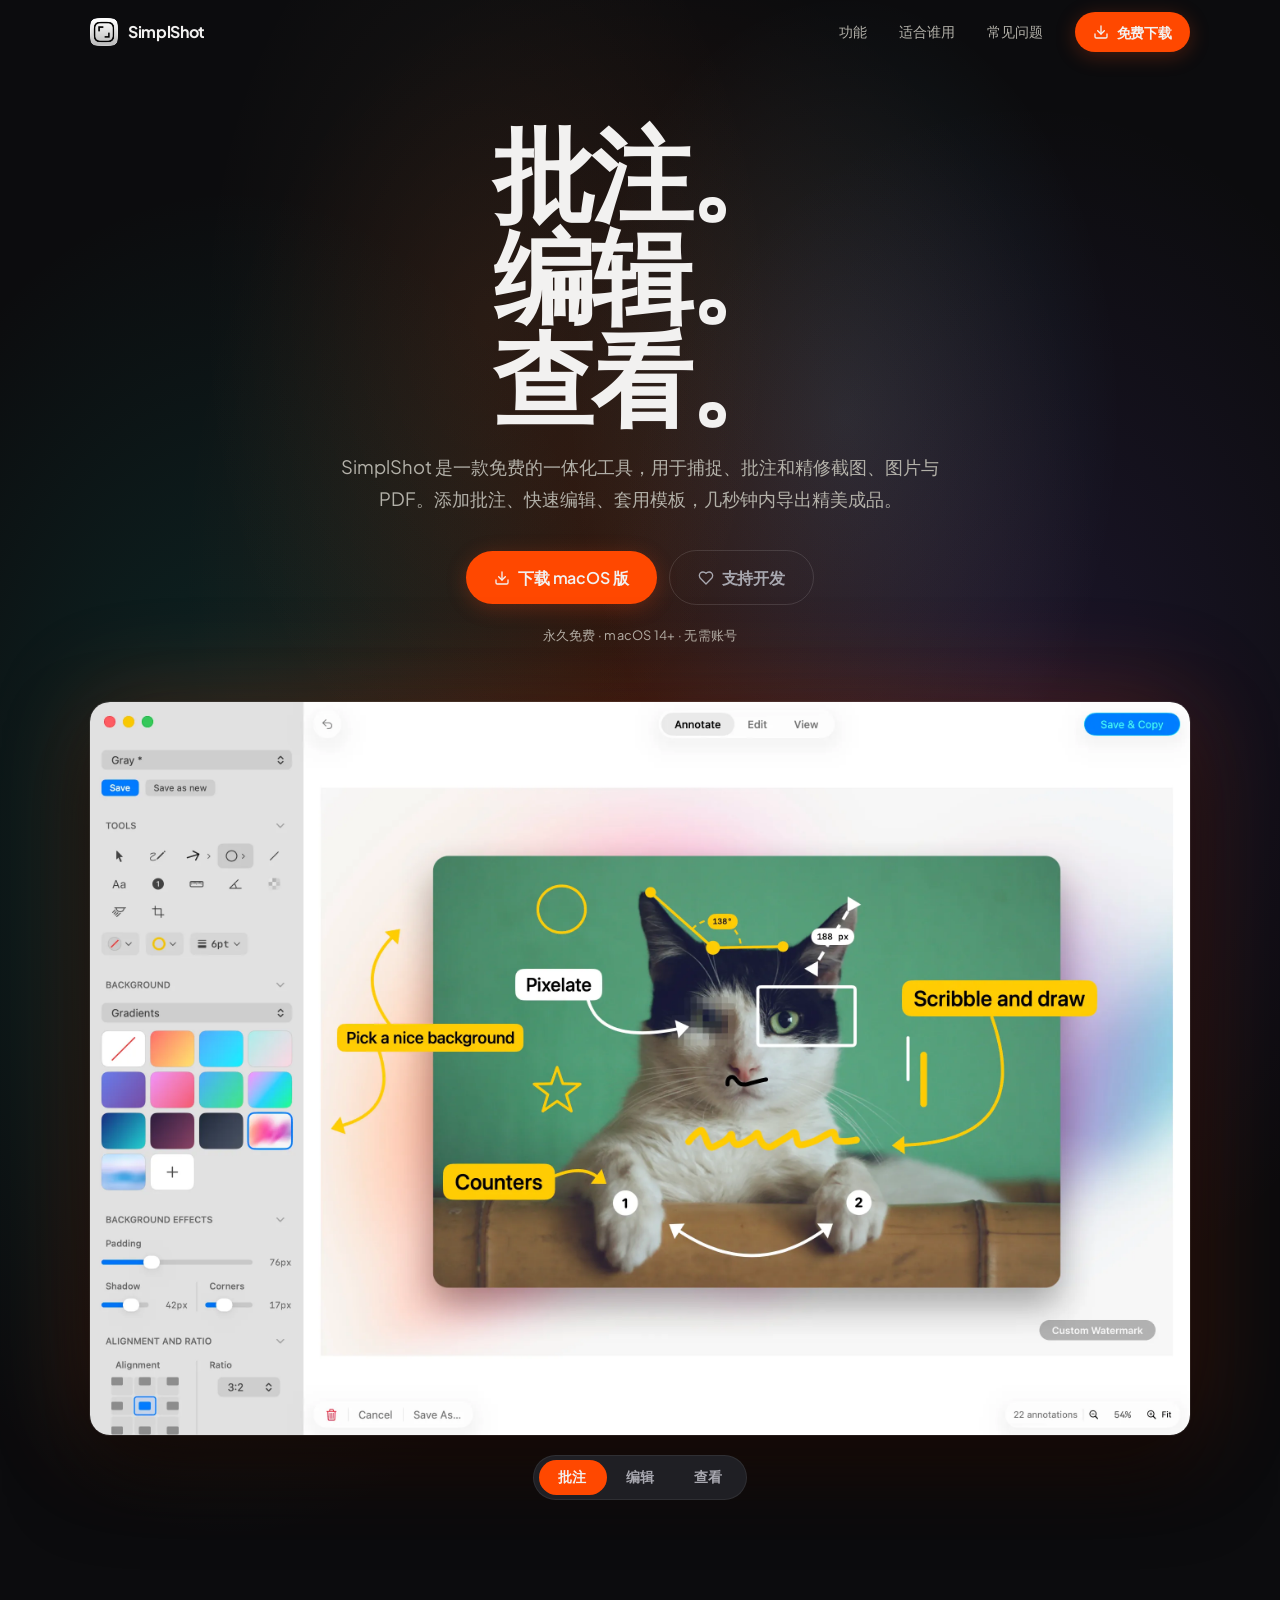
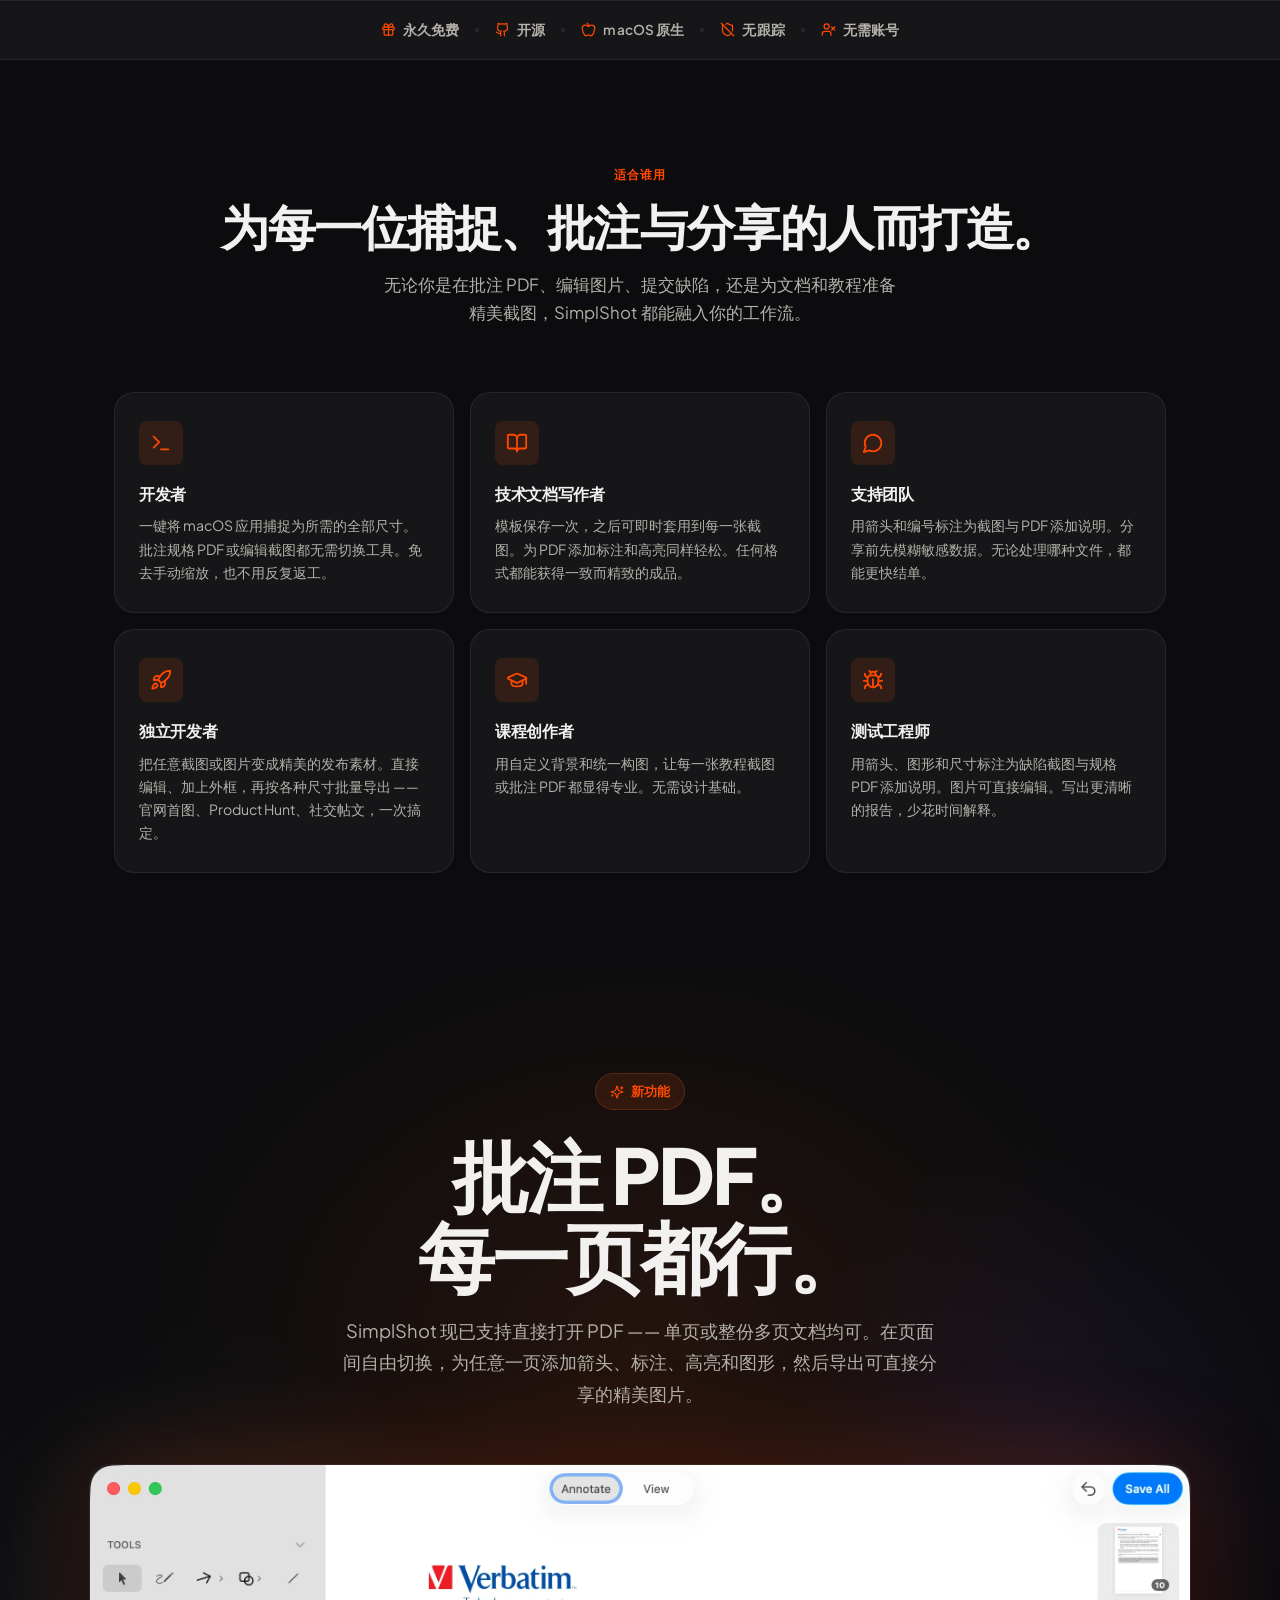
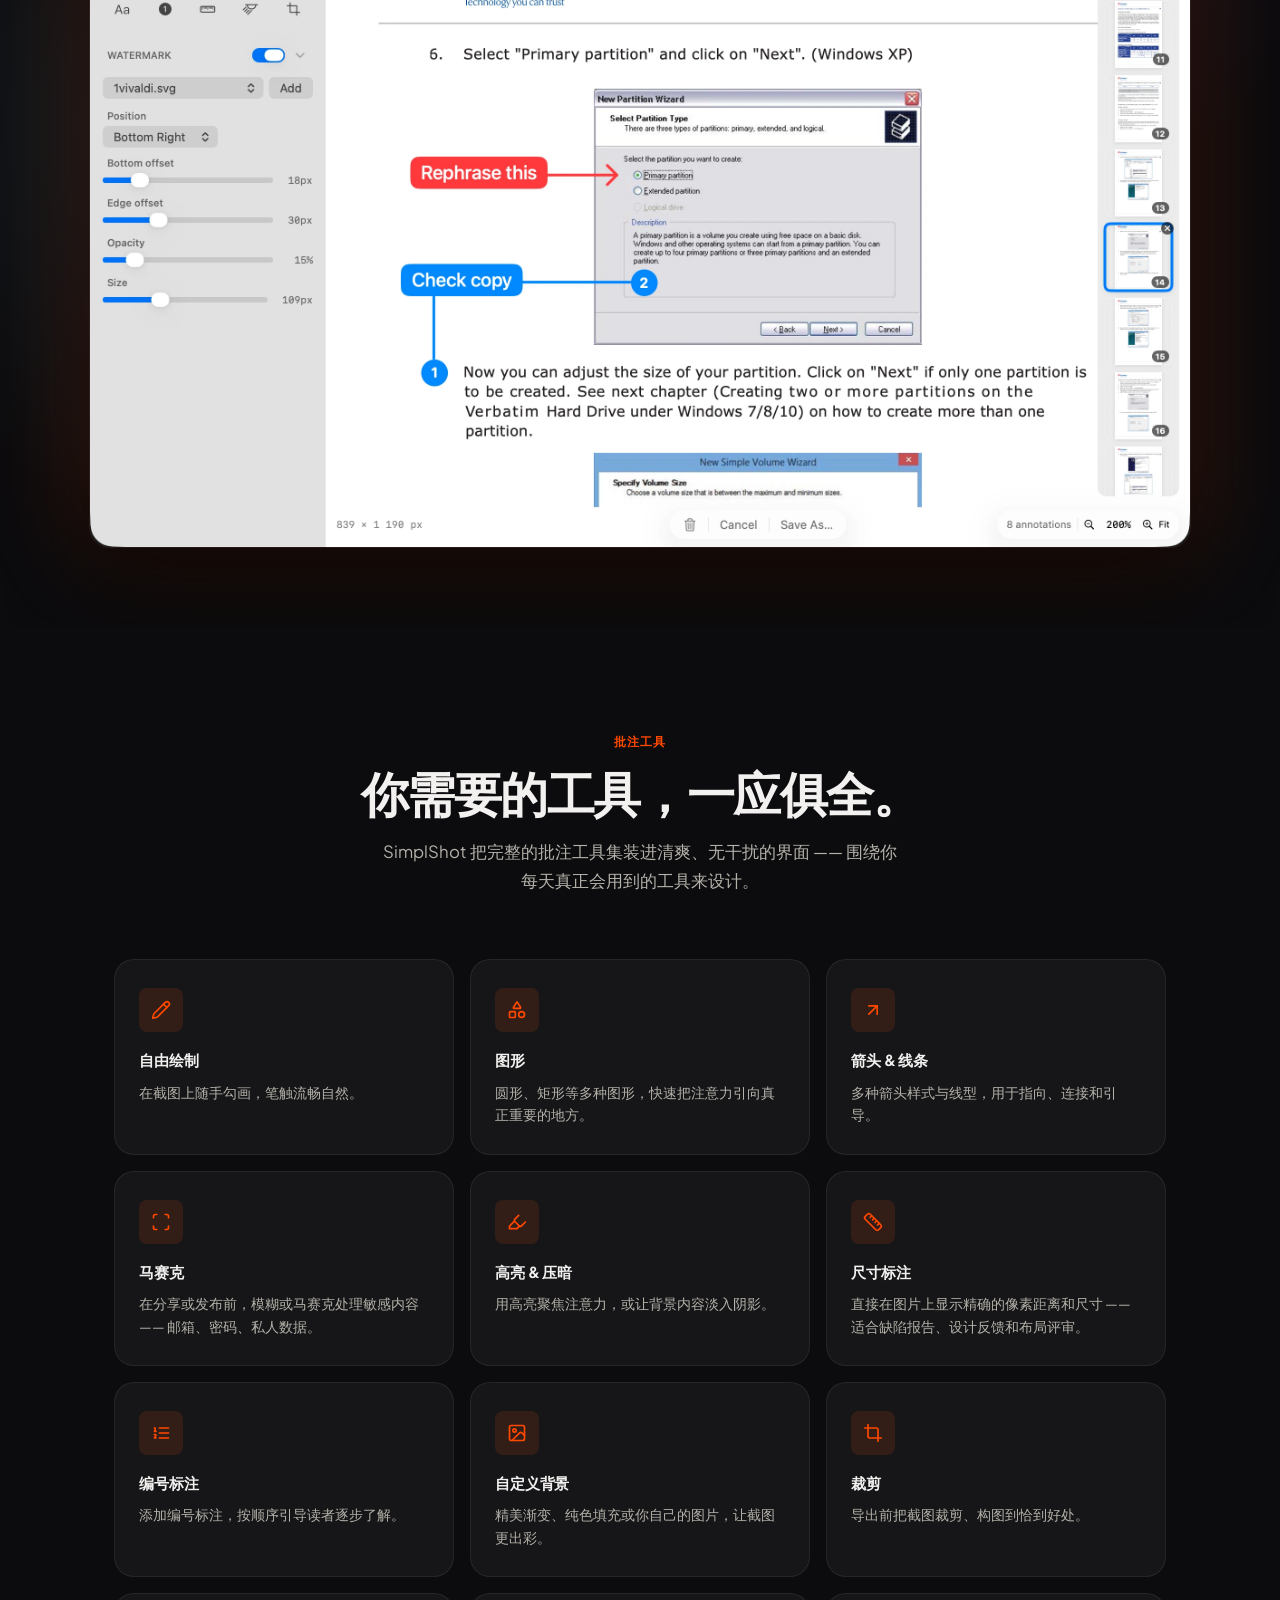
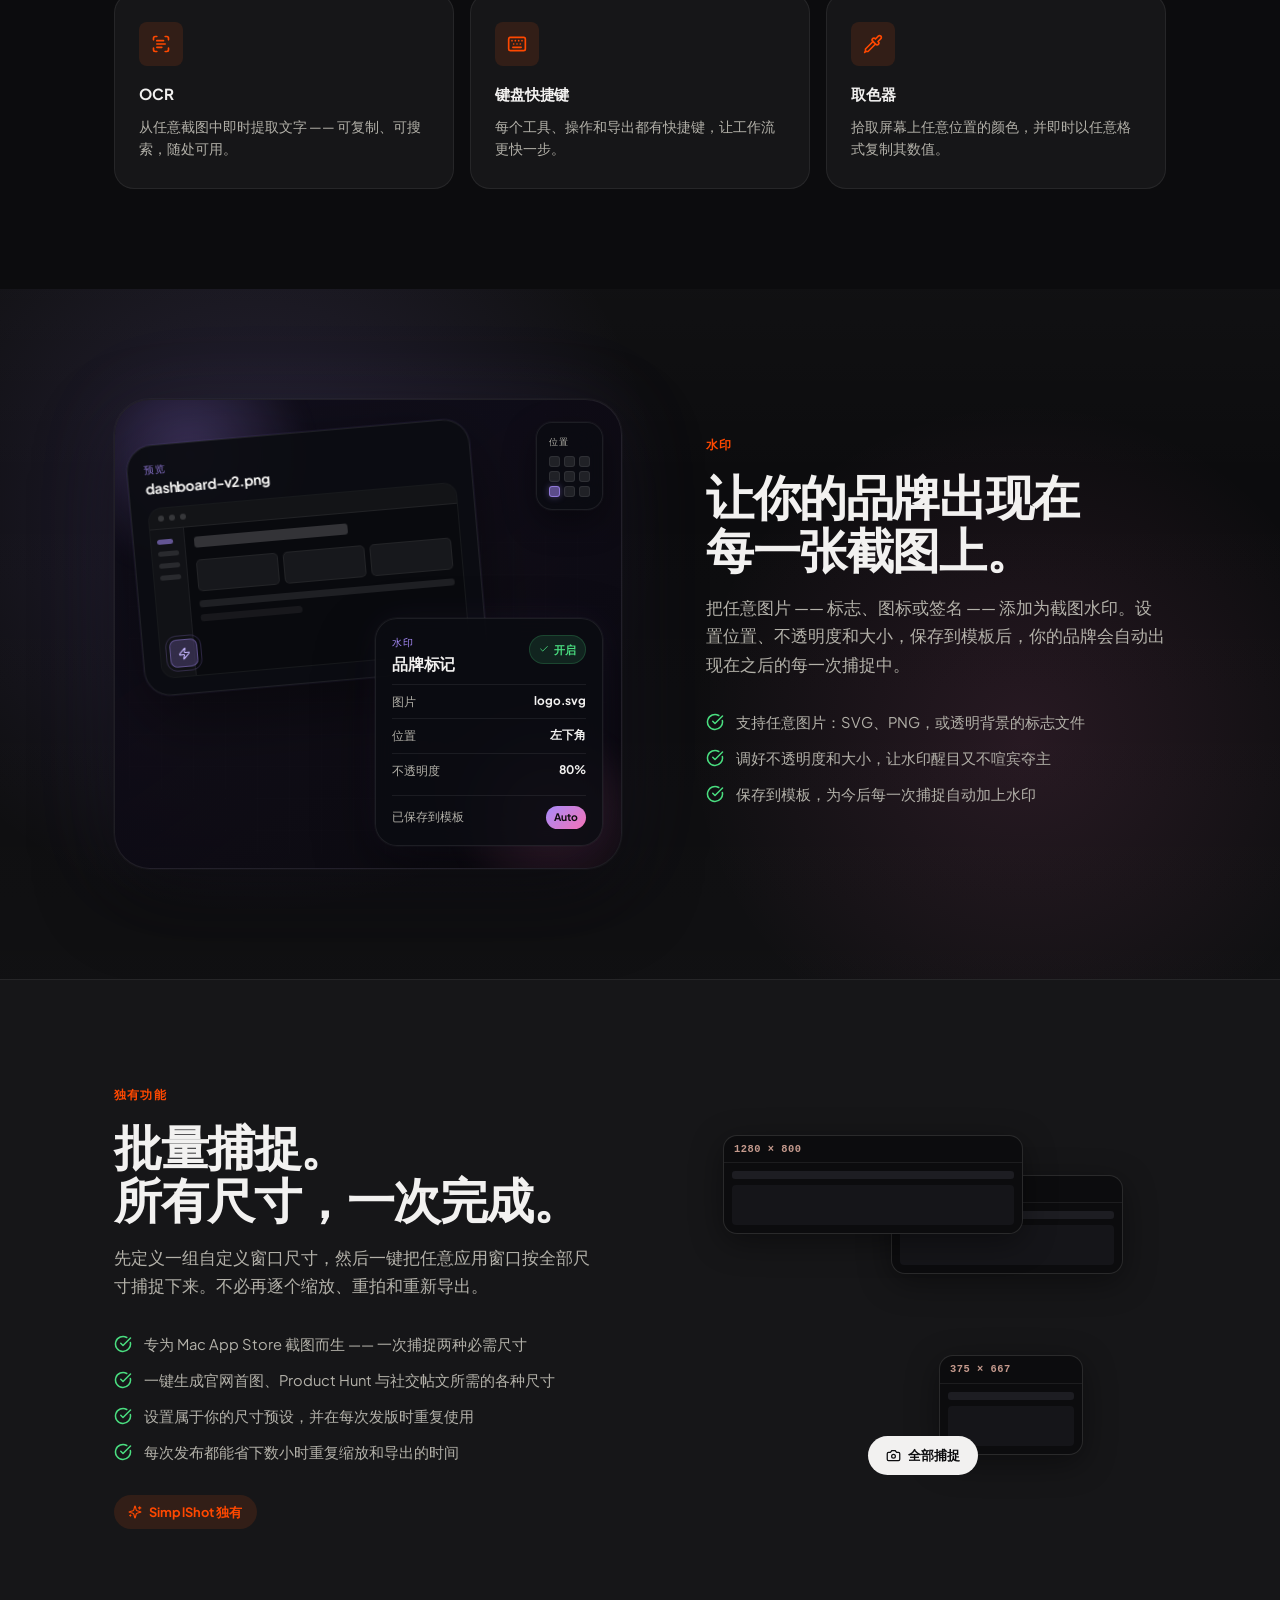
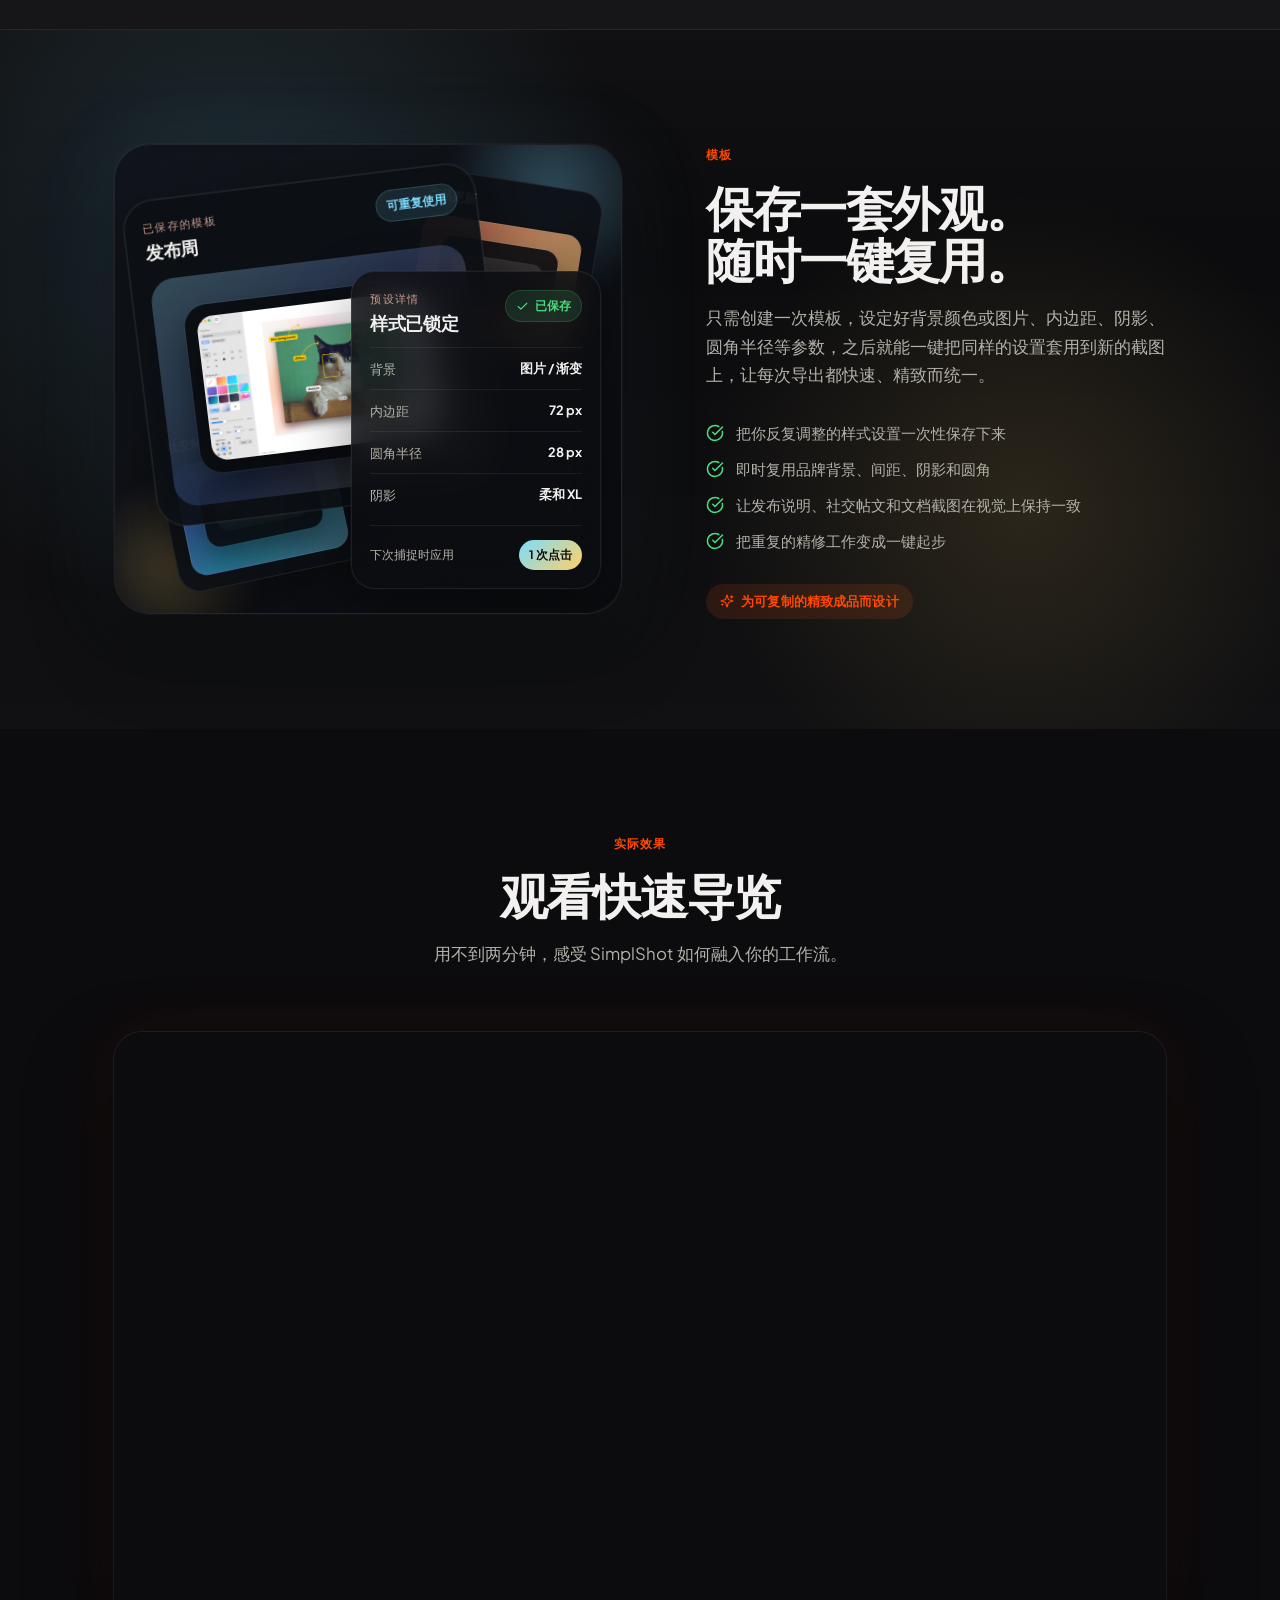
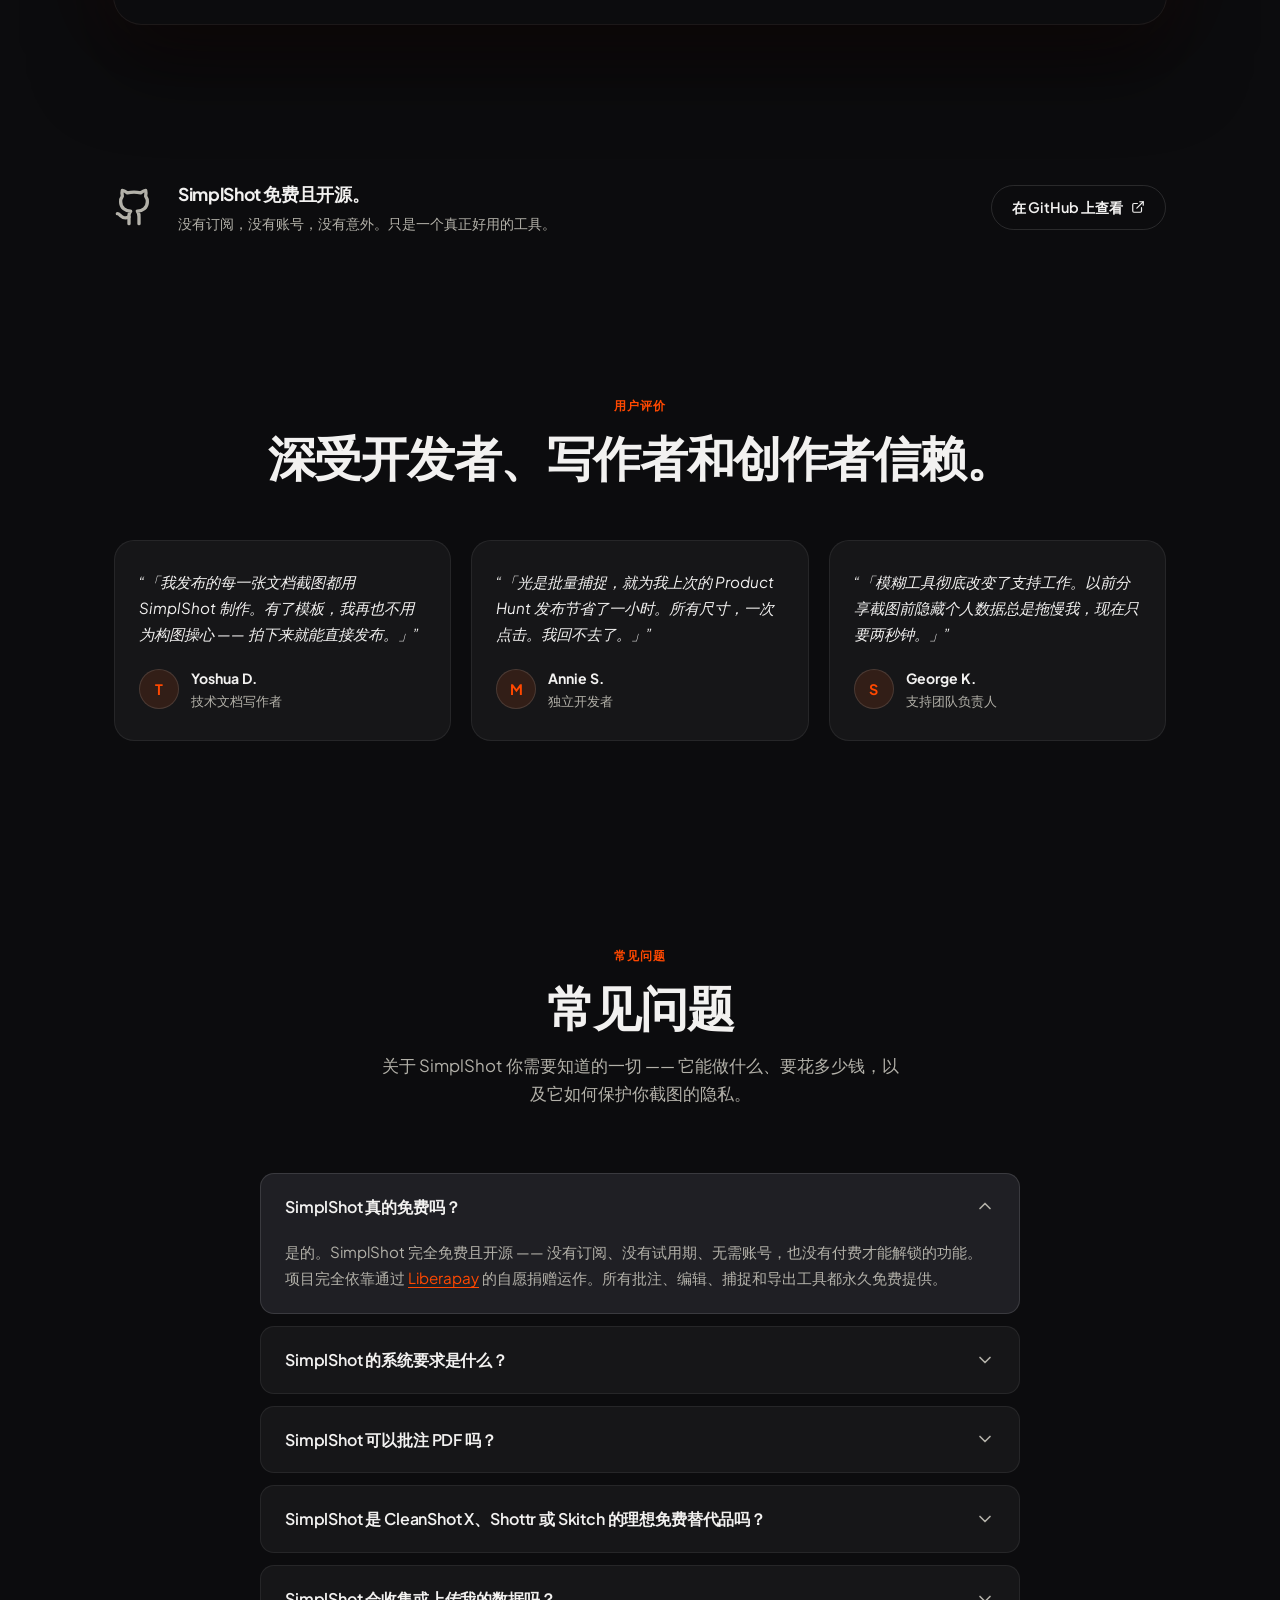
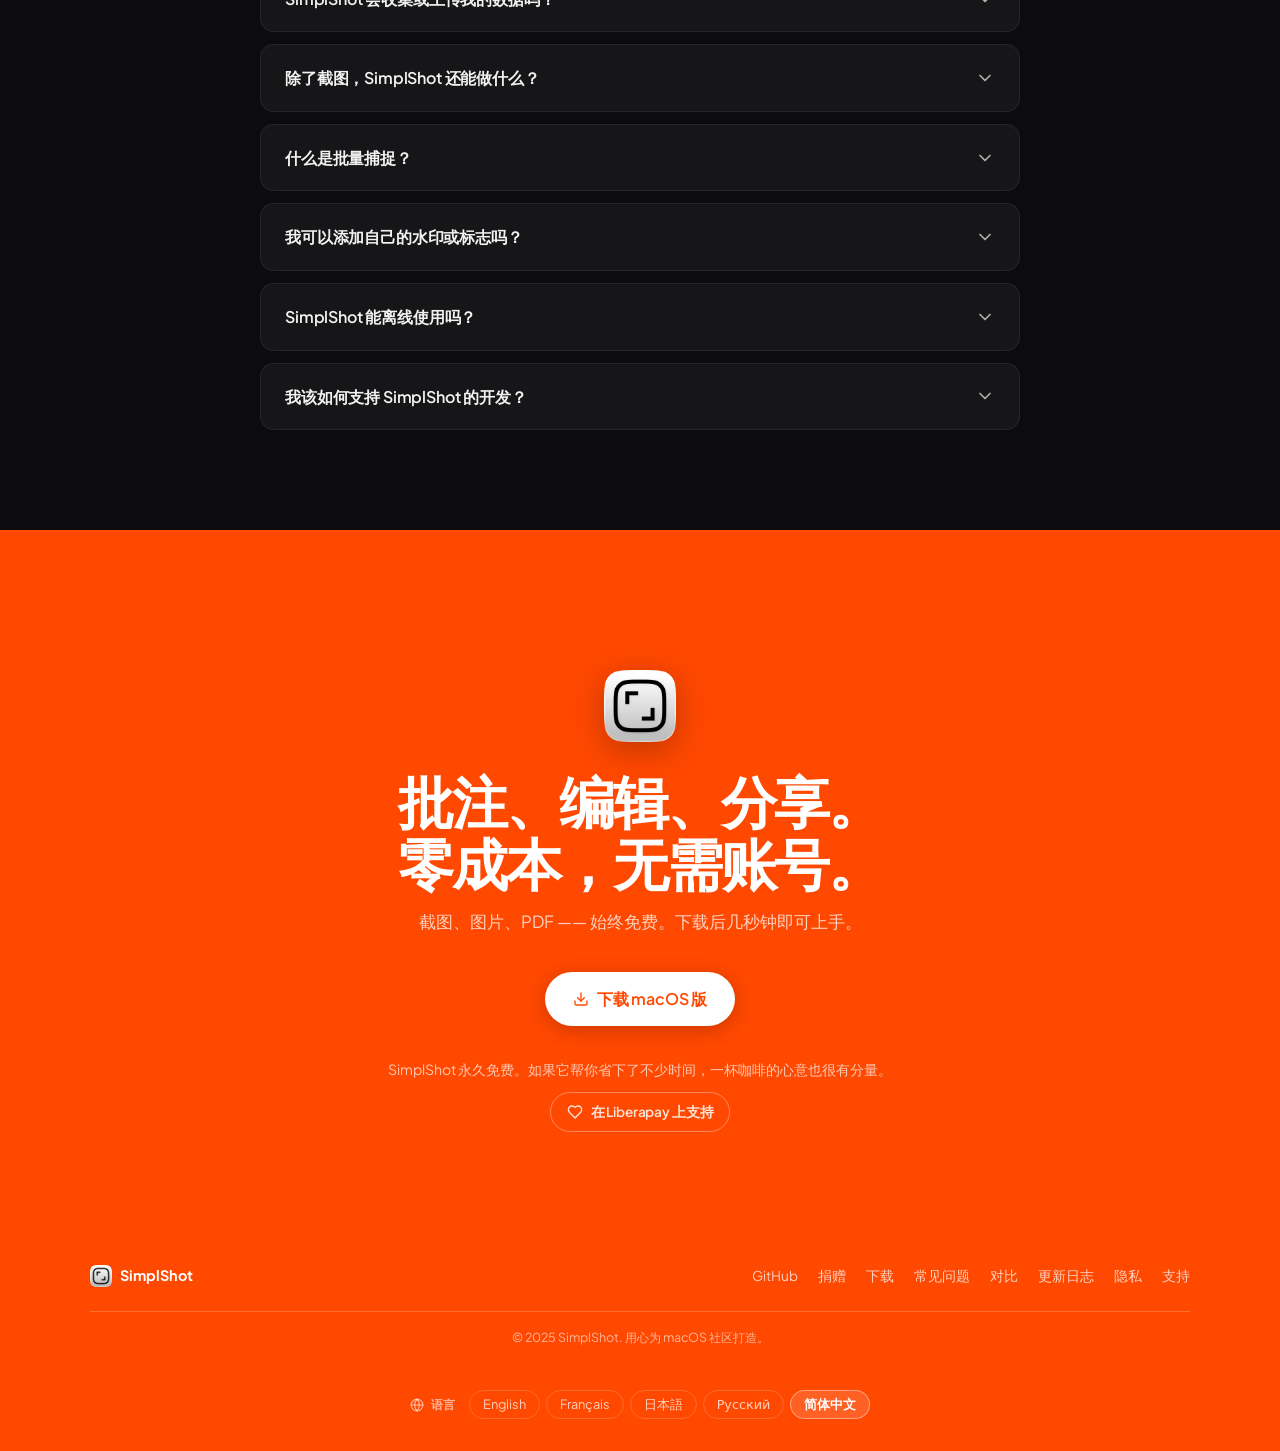
<file: zh/index.html>
<!DOCTYPE html>
<!-- Generated by build-i18n.py from index.html — do not edit by hand.
     Edit the English source and run: python3 build-i18n.py -->
<!-- English source of record. After editing, regenerate the fr/ ja/ ru/ zh/
     copies:  python3 build-i18n.py   (it reports any untranslated strings). -->
<html lang="zh-Hans">
<head>
  <meta charset="UTF-8" />
  <meta name="viewport" content="width=device-width, initial-scale=1.0" />

  <!-- Language: remember the footer picker's choice, and send first-time
       visitors to their own language when we have one. Runs before paint so
       there is no flash of English. Add ?nolang to opt out. -->
  <script>
  (function () {
    var SS_PAGE_LANG = 'zh';
    var LOCALES = { en: 1, fr: 1, ja: 1, ru: 1, zh: 1 };
    var KEY = 'ss-lang';

    document.addEventListener('click', function (e) {
      var el = e.target;
      var a = el && el.closest ? el.closest('.lang-list a[data-lang]') : null;
      if (!a) return;
      try { localStorage.setItem(KEY, a.getAttribute('data-lang')); } catch (err) {}
    });

    if (SS_PAGE_LANG !== 'en') return;
    if (location.search.indexOf('nolang') !== -1) return;

    var stored = null;
    try { stored = localStorage.getItem(KEY); } catch (err) {}
    if (stored === 'en') return;

    var target = null;
    if (stored && LOCALES[stored]) {
      target = stored;
    } else if (!stored) {
      var tags = (navigator.languages && navigator.languages.length)
        ? navigator.languages
        : [navigator.language || ''];
      for (var i = 0; i < tags.length; i++) {
        var tag = String(tags[i] || '').toLowerCase();
        var primary = tag.split('-')[0];
        if (primary === 'en') return;
        if (primary === 'zh') {
          // We only ship Simplified; leave Traditional readers on English.
          if (tag.indexOf('hant') !== -1 || /-(tw|hk|mo)$/.test(tag)) continue;
          target = 'zh';
          break;
        }
        if (LOCALES[primary]) { target = primary; break; }
      }
    }
    if (!target || target === 'en') return;

    var rest = location.pathname.replace(/^\/+/, '');
    if (rest === 'index.html') rest = '';
    location.replace('/' + target + '/' + rest + location.search + location.hash);
  })();
  </script>

  <title>SimplShot — 免费的 macOS 截图与 PDF 批注工具</title>
  <meta name="description" content="SimplShot 是一款免费开源的 macOS 截图编辑与 PDF 批注工具。几秒钟内为截图、图片和 PDF 添加批注、模糊和高亮并完成精修 —— 支持批量捕捉、可复用模板、OCR 和水印，无需账号。" />
  <link rel="canonical" href="https://simplshot.com/zh/" />
  <!-- HREFLANG -->
  <link rel="alternate" hreflang="en" href="https://simplshot.com/" />
  <link rel="alternate" hreflang="fr" href="https://simplshot.com/fr/" />
  <link rel="alternate" hreflang="ja" href="https://simplshot.com/ja/" />
  <link rel="alternate" hreflang="ru" href="https://simplshot.com/ru/" />
  <link rel="alternate" hreflang="zh-Hans" href="https://simplshot.com/zh/" />
  <link rel="alternate" hreflang="x-default" href="https://simplshot.com/" />
  <!-- /HREFLANG -->
  <meta name="robots" content="index, follow, max-image-preview:large, max-snippet:-1, max-video-preview:-1" />
  <meta name="author" content="Atle Mo" />
  <meta name="application-name" content="SimplShot" />
  <meta name="apple-mobile-web-app-title" content="SimplShot" />
  <meta name="theme-color" content="#FF4800" />

  <!-- Icons -->
  <link rel="icon" href="/assets/app_icon.png" type="image/png" />
  <link rel="apple-touch-icon" href="/assets/app_icon.png" />
  <link rel="manifest" href="/site.webmanifest" />

  <!-- Open Graph -->
  <meta property="og:type" content="website" />
  <meta property="og:site_name" content="SimplShot" />
  <meta property="og:title" content="SimplShot — 免费的 macOS 截图与 PDF 批注工具" />
  <meta property="og:description" content="免费开源的 macOS 应用，用于捕捉、批注和精修截图、图片与 PDF。批量捕捉、可复用模板、OCR、水印 —— 无需账号。" />
  <meta property="og:url" content="https://simplshot.com/zh/" />
  <meta property="og:image" content="https://simplshot.com/assets/og-image.jpg" />
  <meta property="og:image:type" content="image/jpeg" />
  <meta property="og:image:width" content="1200" />
  <meta property="og:image:height" content="630" />
  <meta property="og:image:alt" content="SimplShot — 免费的 macOS 截图与 PDF 批注工具" />
  <meta property="og:locale" content="zh_CN" />

  <!-- Twitter / X -->
  <meta name="twitter:card" content="summary_large_image" />
  <meta name="twitter:title" content="SimplShot — 免费的 macOS 截图与 PDF 批注工具" />
  <meta name="twitter:description" content="免费开源的 macOS 应用，用于捕捉、批注和精修截图、图片与 PDF。批量捕捉、模板、OCR —— 无需账号。" />
  <meta name="twitter:image" content="https://simplshot.com/assets/og-image.jpg" />
  <meta name="twitter:image:alt" content="SimplShot — 免费的 macOS 截图与 PDF 批注工具" />
  <link rel="preconnect" href="https://fonts.googleapis.com" crossorigin />
  <link rel="preconnect" href="https://fonts.gstatic.com" crossorigin />
  <link href="https://fonts.googleapis.com/css2?family=Plus+Jakarta+Sans:wght@400;500;600;700;800&amp;display=swap" rel="stylesheet" />
  <!-- Google Analytics -->
  <script async src="https://www.googletagmanager.com/gtag/js?id=G-KRPH0QPEMD"></script>
  <script>
    window.dataLayer = window.dataLayer || [];
    function gtag(){dataLayer.push(arguments);}
    gtag('js', new Date());
    gtag('config', 'G-KRPH0QPEMD');
  </script>
  <link rel="stylesheet" href="/style.css" />
</head>
<body>
  <a href="#main-content" class="skip-link">跳到主要内容</a>

  <!-- NAV -->
  <nav class="nav" id="nav" aria-label="主导航">
    <div class="nav-inner">
      <a href="#hero" class="nav-logo" aria-label="SimplShot 首页">
        <img src="/assets/app_icon.png" alt="SimplShot 图标" class="nav-icon" />
        <span>SimplShot</span>
      </a>
      <a href="#features" class="nav-link">功能</a>
      <a href="#use-cases" class="nav-link">适合谁用</a>
      <a href="#faq" class="nav-link">常见问题</a>
      <a href="https://github.com/atlemo/SimplShot-App/releases/download/1.5.9/SimplShot.dmg" class="btn btn-accent nav-cta" download data-download> <i data-lucide="download" class="btn-icon"></i>免费下载</a>
    </div>
  </nav>

  <main id="main-content">
  <!-- HERO -->
  <section class="hero" id="hero" aria-labelledby="hero-title">
    <div class="hero-bg-glow"></div>
    <div class="hero-bg-glow-noise" aria-hidden="true"></div>
    <div class="hero-content reveal-up">
      <h1 class="hero-headline" id="hero-title">批注。<br/>编辑。<br/>查看。</h1>
      <p class="hero-sub">SimplShot 是一款免费的一体化工具，用于捕捉、批注和精修截图、图片与 PDF。添加批注、快速编辑、套用模板，几秒钟内导出精美成品。</p>
      <div class="hero-ctas">
        <a href="https://github.com/atlemo/SimplShot-App/releases/download/1.5.9/SimplShot.dmg" class="btn btn-accent btn-lg" download data-download> <i data-lucide="download" class="btn-icon"></i>下载 macOS 版</a>
        <a href="https://liberapay.com/atle/donate" class="btn btn-ghost btn-lg" target="_blank" rel="noopener noreferrer"> <i data-lucide="heart" class="btn-icon"></i>支持开发 <span class="visually-hidden">（在新标签页中打开）</span> </a>
      </div>
      <p class="hero-meta">永久免费 · macOS 14+ · 无需账号</p>
    </div>

    <div class="hero-image-wrap reveal-up reveal-delay">
      <div class="hero-image-container" id="heroImageContainer" role="img" aria-label="SimplShot 批注模式预览">
        <img src="/assets/annotate_dark.webp" alt="" class="hero-img active" id="imgAnnotate" width="1149" height="794" fetchpriority="high" decoding="async" aria-hidden="true" />
        <img src="/assets/edit_dark.webp"     alt="" class="hero-img" id="imgEdit" width="1149" height="794" decoding="async" hidden aria-hidden="true" />
        <img src="/assets/view_dark.webp"     alt="" class="hero-img" id="imgView" width="1149" height="794" decoding="async" hidden aria-hidden="true" />
        <div class="hero-image-glow"></div>
      </div>
      <p class="visually-hidden" id="heroPreviewStatus" aria-live="polite">正在预览批注模式。</p>
      <div class="hero-toggle" role="group" aria-label="编辑器预览模式">
        <button class="toggle-btn active" id="btnAnnotate" data-target="annotate" type="button" aria-controls="heroImageContainer" aria-pressed="true" data-i18n-preview-label="SimplShot 批注模式预览" data-i18n-preview-status="正在预览批注模式。">批注</button>
        <button class="toggle-btn" id="btnEdit" data-target="edit" type="button" aria-controls="heroImageContainer" aria-pressed="false" data-i18n-preview-label="SimplShot 编辑模式预览" data-i18n-preview-status="正在预览编辑模式。">编辑</button>
        <button class="toggle-btn" id="btnView" data-target="view" type="button" aria-controls="heroImageContainer" aria-pressed="false" data-i18n-preview-label="SimplShot 查看模式预览" data-i18n-preview-status="正在预览查看模式。">查看</button>
        <div class="toggle-progress" id="toggleProgress"></div>
      </div>
    </div>
  </section>

  <!-- TRUST BAR -->
  <section class="trust-bar reveal-up" aria-label="SimplShot 亮点">
    <div class="trust-bar-inner">
      <span class="trust-item"><i data-lucide="gift" class="trust-icon"></i>永久免费</span>
      <span class="trust-dot" aria-hidden="true"></span>
      <span class="trust-item"><i data-lucide="github" class="trust-icon"></i>开源</span>
      <span class="trust-dot" aria-hidden="true"></span>
      <span class="trust-item"><i data-lucide="apple" class="trust-icon"></i>macOS 原生</span>
      <span class="trust-dot" aria-hidden="true"></span>
      <span class="trust-item"><i data-lucide="shield-off" class="trust-icon"></i>无跟踪</span>
      <span class="trust-dot" aria-hidden="true"></span>
      <span class="trust-item"><i data-lucide="user-x" class="trust-icon"></i>无需账号</span>
    </div>
  </section>

  <!-- WHO IT'S FOR -->
  <section class="use-cases" id="use-cases">
    <div class="section-inner">
      <div class="section-header reveal-up">
        <span class="section-label">适合谁用</span>
        <h2 class="section-title">为每一位捕捉、批注与分享的人而打造。</h2>
        <p class="section-sub">无论你是在批注 PDF、编辑图片、提交缺陷，还是为文档和教程准备精美截图，SimplShot 都能融入你的工作流。</p>
      </div>

      <div class="use-cases-grid">

        <div class="use-case-card reveal-up" style="--delay: 0ms">
          <div class="use-case-icon-wrap">
            <i data-lucide="terminal" class="use-case-icon"></i>
          </div>
          <h3>开发者</h3>
          <p>一键将 macOS 应用捕捉为所需的全部尺寸。批注规格 PDF 或编辑截图都无需切换工具。免去手动缩放，也不用反复返工。</p>
        </div>

        <div class="use-case-card reveal-up" style="--delay: 60ms">
          <div class="use-case-icon-wrap">
            <i data-lucide="book-open" class="use-case-icon"></i>
          </div>
          <h3>技术文档写作者</h3>
          <p>模板保存一次，之后可即时套用到每一张截图。为 PDF 添加标注和高亮同样轻松。任何格式都能获得一致而精致的成品。</p>
        </div>

        <div class="use-case-card reveal-up" style="--delay: 120ms">
          <div class="use-case-icon-wrap">
            <i data-lucide="message-circle" class="use-case-icon"></i>
          </div>
          <h3>支持团队</h3>
          <p>用箭头和编号标注为截图与 PDF 添加说明。分享前先模糊敏感数据。无论处理哪种文件，都能更快结单。</p>
        </div>

        <div class="use-case-card reveal-up" style="--delay: 180ms">
          <div class="use-case-icon-wrap">
            <i data-lucide="rocket" class="use-case-icon"></i>
          </div>
          <h3>独立开发者</h3>
          <p>把任意截图或图片变成精美的发布素材。直接编辑、加上外框，再按各种尺寸批量导出 —— 官网首图、Product Hunt、社交帖文，一次搞定。</p>
        </div>

        <div class="use-case-card reveal-up" style="--delay: 240ms">
          <div class="use-case-icon-wrap">
            <i data-lucide="graduation-cap" class="use-case-icon"></i>
          </div>
          <h3>课程创作者</h3>
          <p>用自定义背景和统一构图，让每一张教程截图或批注 PDF 都显得专业。无需设计基础。</p>
        </div>

        <div class="use-case-card reveal-up" style="--delay: 300ms">
          <div class="use-case-icon-wrap">
            <i data-lucide="bug" class="use-case-icon"></i>
          </div>
          <h3>测试工程师</h3>
          <p>用箭头、图形和尺寸标注为缺陷截图与规格 PDF 添加说明。图片可直接编辑。写出更清晰的报告，少花时间解释。</p>
        </div>

      </div>
    </div>
  </section>

  <!-- PDF ANNOTATIONS SPOTLIGHT -->
  <section class="pdf-feature" id="pdf-annotations">
    <div class="pdf-feature-bg-glow" aria-hidden="true"></div>
    <div class="pdf-feature-content reveal-up">
      <span class="pdf-feature-new-badge"> <i data-lucide="sparkles" class="badge-icon"></i>新功能</span>
      <h2 class="pdf-feature-headline">批注 PDF。<br/>每一页都行。</h2>
      <p class="pdf-feature-sub">SimplShot 现已支持直接打开 PDF —— 单页或整份多页文档均可。在页面间自由切换，为任意一页添加箭头、标注、高亮和图形，然后导出可直接分享的精美图片。</p>
    </div>
    <div class="pdf-feature-image-wrap reveal-up reveal-delay">
      <div class="pdf-feature-image-container">
        <img src="/assets/pdf_annotations.webp" alt="SimplShot 的 PDF 批注视图，展示带标注和高亮的多页 PDF" class="pdf-feature-img" width="2428" height="1506" loading="lazy" decoding="async" />
        <div class="pdf-feature-image-glow"></div>
      </div>
    </div>
  </section>

  <!-- FEATURES -->
  <section class="features" id="features">
    <div class="section-inner">
      <div class="section-header reveal-up">
        <span class="section-label">批注工具</span>
        <h2 class="section-title">你需要的工具，一应俱全。</h2>
        <p class="section-sub">SimplShot 把完整的批注工具集装进清爽、无干扰的界面 —— 围绕你每天真正会用到的工具来设计。</p>
      </div>

      <div class="features-grid">

        <div class="feature-card reveal-up" style="--delay: 0ms">
          <div class="feature-icon-wrap">
            <i data-lucide="pencil" class="feature-icon"></i>
          </div>
          <h3>自由绘制</h3>
          <p>在截图上随手勾画，笔触流畅自然。</p>
        </div>

        <div class="feature-card reveal-up" style="--delay: 60ms">
          <div class="feature-icon-wrap">
            <i data-lucide="shapes" class="feature-icon"></i>
          </div>
          <h3>图形</h3>
          <p>圆形、矩形等多种图形，快速把注意力引向真正重要的地方。</p>
        </div>

        <div class="feature-card reveal-up" style="--delay: 120ms">
          <div class="feature-icon-wrap">
            <i data-lucide="arrow-up-right" class="feature-icon"></i>
          </div>
          <h3>箭头 &amp; 线条</h3>
          <p>多种箭头样式与线型，用于指向、连接和引导。</p>
        </div>

        <div class="feature-card reveal-up" style="--delay: 180ms">
          <div class="feature-icon-wrap">
            <i data-lucide="scan" class="feature-icon"></i>
          </div>
          <h3>马赛克</h3>
          <p>在分享或发布前，模糊或马赛克处理敏感内容 —— 邮箱、密码、私人数据。</p>
        </div>

        <div class="feature-card reveal-up" style="--delay: 240ms">
          <div class="feature-icon-wrap">
            <i data-lucide="highlighter" class="feature-icon"></i>
          </div>
          <h3>高亮 &amp; 压暗</h3>
          <p>用高亮聚焦注意力，或让背景内容淡入阴影。</p>
        </div>

        <div class="feature-card reveal-up" style="--delay: 300ms">
          <div class="feature-icon-wrap">
            <i data-lucide="ruler" class="feature-icon"></i>
          </div>
          <h3>尺寸标注</h3>
          <p>直接在图片上显示精确的像素距离和尺寸 —— 适合缺陷报告、设计反馈和布局评审。</p>
        </div>

        <div class="feature-card reveal-up" style="--delay: 360ms">
          <div class="feature-icon-wrap">
            <i data-lucide="list-ordered" class="feature-icon"></i>
          </div>
          <h3>编号标注</h3>
          <p>添加编号标注，按顺序引导读者逐步了解。</p>
        </div>

        <div class="feature-card reveal-up" style="--delay: 420ms">
          <div class="feature-icon-wrap">
            <i data-lucide="image" class="feature-icon"></i>
          </div>
          <h3>自定义背景</h3>
          <p>精美渐变、纯色填充或你自己的图片，让截图更出彩。</p>
        </div>

        <div class="feature-card reveal-up" style="--delay: 480ms">
          <div class="feature-icon-wrap">
            <i data-lucide="crop" class="feature-icon"></i>
          </div>
          <h3>裁剪</h3>
          <p>导出前把截图裁剪、构图到恰到好处。</p>
        </div>

        <div class="feature-card reveal-up" style="--delay: 540ms">
          <div class="feature-icon-wrap">
            <i data-lucide="scan-text" class="feature-icon"></i>
          </div>
          <h3>OCR</h3>
          <p>从任意截图中即时提取文字 —— 可复制、可搜索，随处可用。</p>
        </div>

        <div class="feature-card reveal-up" style="--delay: 600ms">
          <div class="feature-icon-wrap">
            <i data-lucide="keyboard" class="feature-icon"></i>
          </div>
          <h3>键盘快捷键</h3>
          <p>每个工具、操作和导出都有快捷键，让工作流更快一步。</p>
        </div>

        <div class="feature-card reveal-up" style="--delay: 660ms">
          <div class="feature-icon-wrap">
            <i data-lucide="pipette" class="feature-icon"></i>
          </div>
          <h3>取色器</h3>
          <p>拾取屏幕上任意位置的颜色，并即时以任意格式复制其数值。</p>
        </div>

      </div>
    </div>
  </section>

  <!-- WATERMARKS SPOTLIGHT -->
  <section class="watermarks" id="watermarks">
    <div class="section-inner watermarks-inner">

      <div class="watermarks-visual reveal-left" aria-hidden="true">
        <div class="watermarks-showcase">
          <div class="watermarks-glow watermarks-glow--violet"></div>
          <div class="watermarks-glow watermarks-glow--pink"></div>

          <!-- Main screenshot card with watermark applied -->
          <div class="wm-card">
            <div class="wm-card-header">
              <p class="wm-card-eyebrow">预览</p>
              <h3>dashboard-v2.png</h3>
            </div>
            <div class="wm-canvas">
              <div class="wm-screenshot">
                <div class="wm-chrome">
                  <span class="wm-dot"></span>
                  <span class="wm-dot"></span>
                  <span class="wm-dot"></span>
                </div>
                <div class="wm-body">
                  <div class="wm-sidebar">
                    <div class="wm-nav-item wm-nav-item--active"></div>
                    <div class="wm-nav-item"></div>
                    <div class="wm-nav-item"></div>
                    <div class="wm-nav-item"></div>
                  </div>
                  <div class="wm-content">
                    <div class="wm-content-block wm-content-block--title"></div>
                    <div class="wm-content-row">
                      <div class="wm-content-card"></div>
                      <div class="wm-content-card"></div>
                      <div class="wm-content-card"></div>
                    </div>
                    <div class="wm-content-block"></div>
                    <div class="wm-content-block wm-content-block--short"></div>
                  </div>
                </div>
                <div class="wm-stamp">
                  <div class="wm-stamp-ring"></div>
                  <i data-lucide="zap" class="wm-stamp-icon"></i>
                </div>
              </div>
            </div>
          </div>

          <!-- Floating watermark settings panel -->
          <div class="wm-panel">
            <div class="wm-panel-top">
              <div>
                <p class="wm-panel-eyebrow">水印</p>
                <h3>品牌标记</h3>
              </div>
              <span class="wm-panel-chip"> <i data-lucide="check" class="wm-chip-icon"></i>开启</span>
            </div>
            <div class="wm-panel-setting">
              <span>图片</span>
              <strong>logo.svg</strong>
            </div>
            <div class="wm-panel-setting">
              <span>位置</span>
              <strong>左下角</strong>
            </div>
            <div class="wm-panel-setting">
              <span>不透明度</span>
              <strong>80%</strong>
            </div>
            <div class="wm-panel-footer">
              <span>已保存到模板</span>
              <span class="wm-save-chip">Auto</span>
            </div>
          </div>

          <!-- Position picker -->
          <div class="wm-position-picker">
            <p class="wm-picker-label">位置</p>
            <div class="wm-position-grid">
              <div class="wm-pos-dot"></div>
              <div class="wm-pos-dot"></div>
              <div class="wm-pos-dot"></div>
              <div class="wm-pos-dot"></div>
              <div class="wm-pos-dot"></div>
              <div class="wm-pos-dot"></div>
              <div class="wm-pos-dot wm-pos-dot--active"></div>
              <div class="wm-pos-dot"></div>
              <div class="wm-pos-dot"></div>
            </div>
          </div>

        </div>
      </div>

      <div class="watermarks-copy reveal-right">
        <span class="section-label">水印</span>
        <h2 class="section-title">让你的品牌出现在<br/>每一张截图上。</h2>
        <p class="section-sub">把任意图片 —— 标志、图标或签名 —— 添加为截图水印。设置位置、不透明度和大小，保存到模板后，你的品牌会自动出现在之后的每一次捕捉中。</p>
        <ul class="batch-list watermarks-list">
          <li>
            <i data-lucide="check-circle" class="check-icon"></i>
            <span>支持任意图片：SVG、PNG，或透明背景的标志文件</span>
          </li>
          <li>
            <i data-lucide="check-circle" class="check-icon"></i>
            <span>调好不透明度和大小，让水印醒目又不喧宾夺主</span>
          </li>
          <li>
            <i data-lucide="check-circle" class="check-icon"></i>
            <span>保存到模板，为今后每一次捕捉自动加上水印</span>
          </li>
        </ul>
      </div>

    </div>
  </section>

  <!-- BATCH CAPTURE SPOTLIGHT -->
  <section class="batch" id="batch">
    <div class="section-inner batch-inner">

      <div class="batch-copy reveal-left">
        <span class="section-label">独有功能</span>
        <h2 class="section-title">批量捕捉。<br/>所有尺寸，一次完成。</h2>
        <p class="section-sub">先定义一组自定义窗口尺寸，然后一键把任意应用窗口按全部尺寸捕捉下来。不必再逐个缩放、重拍和重新导出。</p>
        <ul class="batch-list">
          <li>
            <i data-lucide="check-circle" class="check-icon"></i>
            <span>专为 Mac App Store 截图而生 —— 一次捕捉两种必需尺寸</span>
          </li>
          <li>
            <i data-lucide="check-circle" class="check-icon"></i>
            <span>一键生成官网首图、Product Hunt 与社交帖文所需的各种尺寸</span>
          </li>
          <li>
            <i data-lucide="check-circle" class="check-icon"></i>
            <span>设置属于你的尺寸预设，并在每次发版时重复使用</span>
          </li>
          <li>
            <i data-lucide="check-circle" class="check-icon"></i>
            <span>每次发布都能省下数小时重复缩放和导出的时间</span>
          </li>
        </ul>
        <span class="unique-badge"> <i data-lucide="sparkles" class="badge-icon"></i>SimplShot 独有</span>
      </div>

      <div class="batch-visual reveal-right" aria-hidden="true">
        <div class="batch-illustration">
          <div class="batch-frame batch-frame--lg">
            <div class="batch-frame-label">1280 × 800</div>
            <div class="batch-frame-content">
              <div class="batch-mock-toolbar"></div>
              <div class="batch-mock-body"></div>
            </div>
          </div>
          <div class="batch-frame batch-frame--md">
            <div class="batch-frame-label">800 × 600</div>
            <div class="batch-frame-content">
              <div class="batch-mock-toolbar"></div>
              <div class="batch-mock-body"></div>
            </div>
          </div>
          <div class="batch-frame batch-frame--sm">
            <div class="batch-frame-label">375 × 667</div>
            <div class="batch-frame-content">
              <div class="batch-mock-toolbar"></div>
              <div class="batch-mock-body"></div>
            </div>
          </div>
          <div class="batch-capture-btn"> <i data-lucide="camera" class="capture-icon"></i>全部捕捉</div>
        </div>
      </div>

    </div>
  </section>

  <!-- TEMPLATES SPOTLIGHT -->
  <section class="templates" id="templates">
    <div class="section-inner templates-inner">

      <div class="templates-visual reveal-left" aria-hidden="true">
        <div class="templates-showcase">
          <div class="templates-glow templates-glow--one"></div>
          <div class="templates-glow templates-glow--two"></div>

          <div class="template-card">
            <div class="template-card-header">
              <div>
                <p class="template-card-label">已保存的模板</p>
                <h3>发布周</h3>
              </div>
              <span class="template-card-chip">可重复使用</span>
            </div>

            <div class="template-canvas">
              <div class="template-shot-frame">
                <img src="/assets/promo-shot-1a.png" alt="套用已保存模板的 SimplShot 截图" class="template-shot" width="2424" height="1506" loading="lazy" decoding="async" />
              </div>
            </div>
          </div>

          <div class="template-mini-card template-mini-card--warm">
            <span class="template-mini-title">产品更新</span>
            <div class="template-mini-preview template-mini-preview--warm"></div>
          </div>

          <div class="template-mini-card template-mini-card--cool">
            <span class="template-mini-title">社交帖文</span>
            <div class="template-mini-preview template-mini-preview--cool"></div>
          </div>

          <div class="template-inspector">
            <div class="template-inspector-top">
              <div>
                <p class="template-inspector-label">预设详情</p>
                <h3>样式已锁定</h3>
              </div>
              <span class="template-inspector-state"> <i data-lucide="check" class="template-state-icon"></i>已保存</span>
            </div>

            <div class="template-setting">
              <span>背景</span>
              <strong>图片 / 渐变</strong>
            </div>
            <div class="template-setting">
              <span>内边距</span>
              <strong>72 px</strong>
            </div>
            <div class="template-setting">
              <span>圆角半径</span>
              <strong>28 px</strong>
            </div>
            <div class="template-setting">
              <span>阴影</span>
              <strong>柔和 XL</strong>
            </div>

            <div class="template-inspector-footer">
              <span>下次捕捉时应用</span>
              <span class="template-apply-chip">1 次点击</span>
            </div>
          </div>
        </div>
      </div>

      <div class="templates-copy reveal-right">
        <span class="section-label">模板</span>
        <h2 class="section-title">保存一套外观。<br/>随时一键复用。</h2>
        <p class="section-sub">只需创建一次模板，设定好背景颜色或图片、内边距、阴影、圆角半径等参数，之后就能一键把同样的设置套用到新的截图上，让每次导出都快速、精致而统一。</p>
        <ul class="batch-list templates-list">
          <li>
            <i data-lucide="check-circle" class="check-icon"></i>
            <span>把你反复调整的样式设置一次性保存下来</span>
          </li>
          <li>
            <i data-lucide="check-circle" class="check-icon"></i>
            <span>即时复用品牌背景、间距、阴影和圆角</span>
          </li>
          <li>
            <i data-lucide="check-circle" class="check-icon"></i>
            <span>让发布说明、社交帖文和文档截图在视觉上保持一致</span>
          </li>
          <li>
            <i data-lucide="check-circle" class="check-icon"></i>
            <span>把重复的精修工作变成一键起步</span>
          </li>
        </ul>
        <span class="template-badge"> <i data-lucide="sparkles" class="badge-icon"></i>为可复制的精致成品而设计</span>
      </div>

    </div>
  </section>

  <!-- VIDEO -->
  <section class="video-section reveal-up">
    <div class="section-inner">
      <div class="section-header">
        <span class="section-label">实际效果</span>
        <h2 class="section-title">观看快速导览</h2>
        <p class="section-sub">用不到两分钟，感受 SimplShot 如何融入你的工作流。</p>
      </div>
      <div class="video-wrap">
        <iframe
          src="https://www.youtube.com/embed/c-ONA-4CgQo"
          title="SimplShot 功能概览"
          frameborder="0"
          allow="accelerometer; autoplay; clipboard-write; encrypted-media; gyroscope; picture-in-picture"
          loading="lazy"
          allowfullscreen>
        </iframe>
      </div>
    </div>
  </section>

  <!-- OPEN SOURCE STRIP -->
  <section class="oss-strip reveal-up">
    <div class="section-inner oss-inner">
      <i data-lucide="github" class="oss-icon"></i>
      <div class="oss-text">
        <h3>SimplShot 免费且开源。</h3>
        <p>没有订阅，没有账号，没有意外。只是一个真正好用的工具。</p>
      </div>
      <a href="https://github.com/search?q=SimplShot" class="btn btn-outline" target="_blank" rel="noopener noreferrer">在 GitHub 上查看 <i data-lucide="external-link" class="btn-icon-right"></i> <span class="visually-hidden">（在新标签页中打开）</span> </a>
    </div>
  </section>

  <!-- TESTIMONIALS -->
  <section class="testimonials reveal-up" id="testimonials">
    <div class="section-inner">
      <div class="section-header">
        <span class="section-label">用户评价</span>
        <h2 class="section-title">深受开发者、写作者和创作者信赖。</h2>
      </div>
      <div class="testimonials-grid">
        <figure class="testimonial-card">
          <blockquote>
            <p>「我发布的每一张文档截图都用 SimplShot 制作。有了模板，我再也不用为构图操心 —— 拍下来就能直接发布。」</p>
          </blockquote>
          <figcaption>
            <div class="testimonial-avatar" aria-hidden="true">T</div>
            <div>
              <strong>Yoshua D.</strong>
              <span>技术文档写作者</span>
            </div>
          </figcaption>
        </figure>
        <figure class="testimonial-card">
          <blockquote>
            <p>「光是批量捕捉，就为我上次的 Product Hunt 发布节省了一小时。所有尺寸，一次点击。我回不去了。」</p>
          </blockquote>
          <figcaption>
            <div class="testimonial-avatar" aria-hidden="true">M</div>
            <div>
              <strong>Annie S.</strong>
              <span>独立开发者</span>
            </div>
          </figcaption>
        </figure>
        <figure class="testimonial-card">
          <blockquote>
            <p>「模糊工具彻底改变了支持工作。以前分享截图前隐藏个人数据总是拖慢我，现在只要两秒钟。」</p>
          </blockquote>
          <figcaption>
            <div class="testimonial-avatar" aria-hidden="true">S</div>
            <div>
              <strong>George K.</strong>
              <span>支持团队负责人</span>
            </div>
          </figcaption>
        </figure>
      </div>
    </div>
  </section>

  <!-- FAQ -->
  <section class="faq" id="faq" aria-labelledby="faq-title">
    <div class="section-inner">
      <div class="section-header reveal-up">
        <span class="section-label">常见问题</span>
        <h2 class="section-title" id="faq-title">常见问题</h2>
        <p class="section-sub">关于 SimplShot 你需要知道的一切 —— 它能做什么、要花多少钱，以及它如何保护你截图的隐私。</p>
      </div>
      <div class="faq-list reveal-up">

        <details class="faq-item" open>
          <summary class="faq-summary">SimplShot 真的免费吗？<i data-lucide="chevron-down" class="faq-chevron"></i></summary>
          <div class="faq-answer"><p>是的。SimplShot 完全免费且开源 —— 没有订阅、没有试用期、无需账号，也没有付费才能解锁的功能。项目完全依靠通过 <a href="https://liberapay.com/atle/donate" target="_blank" rel="noopener noreferrer">Liberapay</a> 的自愿捐赠运作。所有批注、编辑、捕捉和导出工具都永久免费提供。</p></div>
        </details>

        <details class="faq-item">
          <summary class="faq-summary">SimplShot 的系统要求是什么？<i data-lucide="chevron-down" class="faq-chevron"></i></summary>
          <div class="faq-answer"><p>SimplShot 需要 macOS 14 (Sonoma) 或更高版本。它是原生 Mac 应用 —— 下载 DMG，拖入「应用程序」文件夹，首次捕捉时授予屏幕录制权限即可。无需账号，也不用登录。</p></div>
        </details>

        <details class="faq-item">
          <summary class="faq-summary">SimplShot 可以批注 PDF 吗？<i data-lucide="chevron-down" class="faq-chevron"></i></summary>
          <div class="faq-answer"><p>可以。SimplShot 支持直接打开 PDF —— 单页或整份多页文档均可。你可以在页面间切换，为任意一页添加箭头、编号标注、高亮、图形和文字，然后导出可直接分享的精美图片。</p></div>
        </details>

        <details class="faq-item">
          <summary class="faq-summary">SimplShot 是 CleanShot X、Shottr 或 Skitch 的理想免费替代品吗？<i data-lucide="chevron-down" class="faq-chevron"></i></summary>
          <div class="faq-answer"><p>SimplShot 是 CleanShot X、Shottr、Skitch 等 Mac 截图工具的免费开源替代方案。它把批注、图片编辑、PDF 标记、OCR、水印、可复用模板和一键批量捕捉集成在一个应用里 —— 无需订阅，也无需账号。</p></div>
        </details>

        <details class="faq-item">
          <summary class="faq-summary">SimplShot 会收集或上传我的数据吗？<i data-lucide="chevron-down" class="faq-chevron"></i></summary>
          <div class="faq-answer"><p>不会。SimplShot 以本地优先，从设计上就注重隐私。所有捕捉、批注和编辑都在你的 Mac 上完成。它不会创建账号，不会上传你的截图，也不会跟踪你。详见<a href="/privacy.html">隐私政策</a>。</p></div>
        </details>

        <details class="faq-item">
          <summary class="faq-summary">除了截图，SimplShot 还能做什么？<i data-lucide="chevron-down" class="faq-chevron"></i></summary>
          <div class="faq-answer"><p>除了捕捉屏幕，SimplShot 还能编辑现有图片和 PDF、通过 OCR 从任意图片中提取文字、模糊或马赛克处理敏感数据、把你的标志添加为水印、套用可复用的样式模板，以及一键把窗口批量导出为多种尺寸。</p></div>
        </details>

        <details class="faq-item">
          <summary class="faq-summary">什么是批量捕捉？<i data-lucide="chevron-down" class="faq-chevron"></i></summary>
          <div class="faq-answer"><p>批量捕捉让你只需定义一次窗口尺寸组合，就能一键把任意应用窗口按全部尺寸捕捉下来。它非常适合 Mac App Store 截图、Product Hunt 素材、官网首图和社交帖文 —— 无需手动缩放或重新导出。</p></div>
        </details>

        <details class="faq-item">
          <summary class="faq-summary">我可以添加自己的水印或标志吗？<i data-lucide="chevron-down" class="faq-chevron"></i></summary>
          <div class="faq-answer"><p>可以。你能导入任意图片 —— SVG、PNG 或透明背景的标志 —— 然后设置位置、大小和不透明度，并保存到模板中，让此后每一次捕捉都自动加上水印。</p></div>
        </details>

        <details class="faq-item">
          <summary class="faq-summary">SimplShot 能离线使用吗？<i data-lucide="chevron-down" class="faq-chevron"></i></summary>
          <div class="faq-answer"><p>可以。SimplShot 完全在你的 Mac 上运行，可离线使用。只有在检查和下载更新时才需要联网。</p></div>
        </details>

        <details class="faq-item">
          <summary class="faq-summary">我该如何支持 SimplShot 的开发？<i data-lucide="chevron-down" class="faq-chevron"></i></summary>
          <div class="faq-answer"><p>由于 SimplShot 免费且开源，最好的支持方式是通过 <a href="https://liberapay.com/atle/donate" target="_blank" rel="noopener noreferrer">Liberapay</a> 捐赠、在 GitHub 上点星或参与贡献，以及把它推荐给在 macOS 上做截图和批注的人。</p></div>
        </details>

      </div>
    </div>
  </section>

  </main>

  <div class="starfield-zone">

  <!-- DOWNLOAD + DONATE CTA -->
  <section class="cta-section" id="download">
    <div class="section-inner cta-inner reveal-up">
      <img src="/assets/app_icon.png" alt="SimplShot" class="cta-icon" />
      <h2 class="cta-title">批注、编辑、分享。<br/>零成本，无需账号。</h2>
      <p class="cta-sub">截图、图片、PDF —— 始终免费。下载后几秒钟即可上手。</p>
      <a href="https://github.com/atlemo/SimplShot-App/releases/download/1.5.9/SimplShot.dmg" class="btn btn-accent btn-lg" download data-download> <i data-lucide="download" class="btn-icon"></i>下载 macOS 版</a>
      <div class="donate-nudge">
        <p>SimplShot 永久免费。如果它帮你省下了不少时间，一杯咖啡的心意也很有分量。</p>
        <a href="https://liberapay.com/atle/donate" class="btn btn-ghost btn-sm" target="_blank" rel="noopener noreferrer"> <i data-lucide="heart" class="btn-icon"></i>在 Liberapay 上支持 <span class="visually-hidden">（在新标签页中打开）</span> </a>
      </div>
    </div>
  </section>

  <!-- FOOTER -->
  <footer class="footer">
    <div class="footer-inner">
      <a href="#hero" class="footer-logo" aria-label="回到顶部">
        <img src="/assets/app_icon.png" alt="SimplShot" class="footer-icon" />
        <span>SimplShot</span>
      </a>
      <div class="footer-links">
        <a href="https://github.com/atlemo/SimplShot-App" target="_blank" rel="noopener noreferrer">GitHub<span class="visually-hidden">（在新标签页中打开）</span></a>
        <a href="https://liberapay.com/atle/donate" target="_blank" rel="noopener noreferrer">捐赠<span class="visually-hidden">（在新标签页中打开）</span></a>
        <a href="https://github.com/atlemo/SimplShot-App/releases/download/1.5.9/SimplShot.dmg" download data-download>下载</a>
        <a href="#faq">常见问题</a>
        <a href="/zh/compare">对比</a>
        <a href="/changelog.html">更新日志</a>
        <a href="/privacy.html">隐私</a>
        <a href="/support.html">支持</a>
      </div>
      <p class="footer-copy">© 2025 SimplShot. 用心为 macOS 社区打造。</p>
      <!-- LANG-PICKER -->
      <div class="lang-picker" translate="no">
        <span class="lang-picker-label" id="lang-picker-label">
          <i data-lucide="globe" class="lang-icon"></i>语言
        </span>
        <ul class="lang-list" aria-labelledby="lang-picker-label">
          <li><a href="/" hreflang="en" lang="en" data-lang="en">English</a></li>
          <li><a href="/fr/" hreflang="fr" lang="fr" data-lang="fr">Français</a></li>
          <li><a href="/ja/" hreflang="ja" lang="ja" data-lang="ja">日本語</a></li>
          <li><a href="/ru/" hreflang="ru" lang="ru" data-lang="ru">Русский</a></li>
          <li><a href="/zh/" hreflang="zh-Hans" lang="zh-Hans" data-lang="zh" aria-current="true">简体中文</a></li>
        </ul>
      </div>
      <!-- /LANG-PICKER -->
    </div>
  </footer>

  </div><!-- /.starfield-zone -->

  <script src="/assets/lucide.min.js"></script>
  <script src="/script.js"></script>
  <script>
  (function () {
    const section = document.querySelector('.starfield-zone');
    const btn = section && section.querySelector('.btn-accent.btn-lg');
    if (!section || !btn) return;

    section.style.position = 'relative';
    section.style.overflow = 'hidden';

    const canvas = document.createElement('canvas');
    canvas.style.cssText = 'position:absolute;top:0;left:0;width:100%;height:100%;pointer-events:none;z-index:-1';
    section.insertBefore(canvas, section.firstChild);
    const ctx = canvas.getContext('2d');

    const NUM = 150, BASE = 1, TRAIL = 0.2, MAX_ACC = 10, ACC = 0.2, DEC = 0.2, MIN_R = 80, MAX_R = 500;
    let stars = [], accel = false, accF = 0, ox = 0, oy = 0, W = 0, H = 0, lastT = 0;

    function rnd(a, b) { return Math.random() * (b - a) + a; }
    function clamp01(v) { return v < 0 ? 0 : v > 1 ? 1 : v; }
    function onScreen(x, y) { return x >= 0 && x <= W && y >= 0 && y <= H; }

    function origin() {
      const br = btn.getBoundingClientRect(), sr = section.getBoundingClientRect();
      ox = br.left - sr.left + br.width / 2;
      oy = br.top - sr.top + br.height / 2;
    }

    function resize() {
      W = canvas.width = section.clientWidth;
      H = canvas.height = section.clientHeight;
      origin();
      stars.forEach(s => s.reset());
      ctx.fillStyle = 'rgb(255,72,0)';
      ctx.fillRect(0, 0, W, H);
    }

    class Star {
      init() {
        const a = rnd(0, Math.PI * 2), r = rnd(MIN_R, MAX_R);
        this.x = ox + Math.cos(a) * r; this.y = oy + Math.sin(a) * r;
        this.px = this.x; this.py = this.y;
        this.vx = 0; this.vy = 0;
        this.a = Math.atan2(this.y - oy, this.x - ox);
        this.spd = rnd(BASE * 0.5, BASE * 1.5);
      }
      reset() { this.init(); }
      update(acc, dt) {
        const f = acc * this.spd;
        this.vx += Math.cos(this.a) * f * dt; this.vy += Math.sin(this.a) * f * dt;
        this.px = this.x; this.py = this.y;
        this.x += this.vx * dt; this.y += this.vy * dt;
      }
      draw() {
        const vel = Math.sqrt(this.vx * this.vx + this.vy * this.vy);
        ctx.lineWidth = clamp01((vel - 0) / 10) * 2 + 1;
        ctx.strokeStyle = `rgba(255,255,255,${clamp01(vel / 10)})`;
        ctx.beginPath(); ctx.moveTo(this.px, this.py); ctx.lineTo(this.x, this.y); ctx.stroke();
      }
    }

    function frame(t) {
      if (!lastT) lastT = t;
      const dt = (t - lastT) / 16.67;
      lastT = t;

      origin();
      ctx.fillStyle = `rgba(255,72,0,${TRAIL})`;
      ctx.fillRect(0, 0, W, H);

      accF = accel ? Math.min(accF + ACC * dt, MAX_ACC) : Math.max(accF - DEC * dt, 0);
      const acc = 0.01 * (1 + accF * 10);

      for (const s of stars) {
        s.update(acc, dt);
        s.draw();
        if (!onScreen(s.x, s.y)) s.reset();
      }
      requestAnimationFrame(frame);
    }

    btn.addEventListener('mouseenter', () => accel = true);
    btn.addEventListener('mouseleave', () => accel = false);
    window.addEventListener('resize', resize);
    document.addEventListener('visibilitychange', () => { if (document.visibilityState === 'visible') lastT = 0; });

    resize();
    for (let i = 0; i < NUM; i++) { const s = new Star(); s.init(); stars.push(s); }
    requestAnimationFrame(frame);
  })();
  </script>

  <!-- Structured data (JSON-LD): SoftwareApplication, FAQPage, Organization, WebSite -->
  <script type="application/ld+json">
{
  "@context": "https://schema.org",
  "@graph": [
    {
      "@type": "Organization",
      "@id": "https://simplshot.com/#organization",
      "name": "SimplShot",
      "url": "https://simplshot.com/",
      "logo": {
        "@type": "ImageObject",
        "url": "https://simplshot.com/assets/app_icon.png",
        "width": 824,
        "height": 824
      },
      "sameAs": [
        "https://github.com/atlemo/SimplShot-App",
        "https://liberapay.com/atle/donate"
      ]
    },
    {
      "@type": "Person",
      "@id": "https://simplshot.com/#creator",
      "name": "Atle Mo",
      "url": "https://github.com/atlemo",
      "sameAs": [
        "https://github.com/atlemo"
      ]
    },
    {
      "@type": "WebSite",
      "@id": "https://simplshot.com/#website",
      "url": "https://simplshot.com/",
      "name": "SimplShot",
      "description": "免费开源的 macOS 截图与 PDF 批注工具。",
      "publisher": {
        "@id": "https://simplshot.com/#organization"
      },
      "inLanguage": "en"
    },
    {
      "@type": "WebPage",
      "@id": "https://simplshot.com/zh/#webpage",
      "url": "https://simplshot.com/zh/",
      "name": "SimplShot — 免费的 macOS 截图与 PDF 批注工具",
      "isPartOf": {
        "@id": "https://simplshot.com/#website"
      },
      "about": {
        "@id": "https://simplshot.com/#software"
      },
      "primaryImageOfPage": "https://simplshot.com/assets/og-image.jpg",
      "inLanguage": "zh-Hans"
    },
    {
      "@type": "SoftwareApplication",
      "@id": "https://simplshot.com/#software",
      "name": "SimplShot",
      "description": "SimplShot 是一款免费开源的 macOS 应用，用于捕捉、批注和精修截图、图片与 PDF。它包含完整的批注工具集、图片编辑、OCR、水印、可复用模板，以及一键按多种尺寸批量捕捉 —— 无需账号、无需订阅，也没有任何跟踪。",
      "url": "https://simplshot.com/",
      "operatingSystem": "macOS 14.0 or later",
      "applicationCategory": "MultimediaApplication",
      "applicationSubCategory": "Screenshot & Annotation Tool",
      "softwareVersion": "1.5.9",
      "downloadUrl": "https://github.com/atlemo/SimplShot-App/releases/latest",
      "softwareHelp": "https://simplshot.com/support.html",
      "image": "https://simplshot.com/assets/og-image.jpg",
      "screenshot": [
        "https://simplshot.com/assets/annotate_dark.png",
        "https://simplshot.com/assets/edit_dark.png",
        "https://simplshot.com/assets/view_dark.png",
        "https://simplshot.com/assets/pdf_annotations.png"
      ],
      "featureList": [
        "捕捉窗口与屏幕区域",
        "使用箭头、线条、图形和自由绘制进行批注",
        "编号步骤标注",
        "模糊与马赛克处理敏感内容",
        "高亮与压暗",
        "像素尺寸标注",
        "OCR —— 从任意图片中提取文字",
        "单页与多页 PDF 批注",
        "可复用的样式模板",
        "水印与标志叠加",
        "按多种窗口尺寸批量捕捉",
        "自定义背景与渐变",
        "裁剪",
        "取色器",
        "键盘快捷键"
      ],
      "offers": {
        "@type": "Offer",
        "price": "0",
        "priceCurrency": "USD",
        "availability": "https://schema.org/InStock"
      },
      "isAccessibleForFree": true,
      "author": {
        "@id": "https://simplshot.com/#creator"
      },
      "publisher": {
        "@id": "https://simplshot.com/#organization"
      },
      "sameAs": [
        "https://github.com/atlemo/SimplShot-App"
      ]
    },
    {
      "@type": "VideoObject",
      "@id": "https://simplshot.com/#video",
      "name": "SimplShot —— 功能概览与快速导览",
      "description": "简短介绍 SimplShot 这款免费的 macOS 截图与 PDF 批注工具：捕捉、批注、编辑、可复用模板，以及一键批量捕捉。",
      "thumbnailUrl": [
        "https://i.ytimg.com/vi/c-ONA-4CgQo/maxresdefault.jpg",
        "https://i.ytimg.com/vi/c-ONA-4CgQo/hqdefault.jpg"
      ],
      "uploadDate": "2026-04-12",
      "embedUrl": "https://www.youtube.com/embed/c-ONA-4CgQo",
      "contentUrl": "https://www.youtube.com/watch?v=c-ONA-4CgQo",
      "publisher": {
        "@id": "https://simplshot.com/#organization"
      }
    },
    {
      "@type": "FAQPage",
      "@id": "https://simplshot.com/zh/#faq",
      "isPartOf": {
        "@id": "https://simplshot.com/zh/#webpage"
      },
      "mainEntity": [
        {
          "@type": "Question",
          "name": "SimplShot 真的免费吗？",
          "acceptedAnswer": {
            "@type": "Answer",
            "text": "是的。SimplShot 完全免费且开源 —— 没有订阅、没有试用期、无需账号，也没有付费才能解锁的功能。项目完全依靠通过 Liberapay 的自愿捐赠运作。所有批注、编辑、捕捉和导出工具都永久免费提供。"
          }
        },
        {
          "@type": "Question",
          "name": "SimplShot 的系统要求是什么？",
          "acceptedAnswer": {
            "@type": "Answer",
            "text": "SimplShot 需要 macOS 14 (Sonoma) 或更高版本。它是原生 Mac 应用 —— 下载 DMG，拖入「应用程序」文件夹，首次捕捉时授予屏幕录制权限即可。无需账号，也不用登录。"
          }
        },
        {
          "@type": "Question",
          "name": "SimplShot 可以批注 PDF 吗？",
          "acceptedAnswer": {
            "@type": "Answer",
            "text": "可以。SimplShot 支持直接打开 PDF —— 单页或整份多页文档均可。你可以在页面间切换，为任意一页添加箭头、编号标注、高亮、图形和文字，然后导出可直接分享的精美图片。"
          }
        },
        {
          "@type": "Question",
          "name": "SimplShot 是 CleanShot X、Shottr 或 Skitch 的理想免费替代品吗？",
          "acceptedAnswer": {
            "@type": "Answer",
            "text": "SimplShot 是 CleanShot X、Shottr、Skitch 等 Mac 截图工具的免费开源替代方案。它把批注、图片编辑、PDF 标记、OCR、水印、可复用模板和一键批量捕捉集成在一个应用里 —— 无需订阅，也无需账号。"
          }
        },
        {
          "@type": "Question",
          "name": "SimplShot 会收集或上传我的数据吗？",
          "acceptedAnswer": {
            "@type": "Answer",
            "text": "不会。SimplShot 以本地优先，从设计上就注重隐私。所有捕捉、批注和编辑都在你的 Mac 上完成。它不会创建账号，不会上传你的截图，也不会跟踪你。详见隐私政策。"
          }
        },
        {
          "@type": "Question",
          "name": "除了截图，SimplShot 还能做什么？",
          "acceptedAnswer": {
            "@type": "Answer",
            "text": "除了捕捉屏幕，SimplShot 还能编辑现有图片和 PDF、通过 OCR 从任意图片中提取文字、模糊或马赛克处理敏感数据、把你的标志添加为水印、套用可复用的样式模板，以及一键把窗口批量导出为多种尺寸。"
          }
        },
        {
          "@type": "Question",
          "name": "什么是批量捕捉？",
          "acceptedAnswer": {
            "@type": "Answer",
            "text": "批量捕捉让你只需定义一次窗口尺寸组合，就能一键把任意应用窗口按全部尺寸捕捉下来。它非常适合 Mac App Store 截图、Product Hunt 素材、官网首图和社交帖文 —— 无需手动缩放或重新导出。"
          }
        },
        {
          "@type": "Question",
          "name": "我可以添加自己的水印或标志吗？",
          "acceptedAnswer": {
            "@type": "Answer",
            "text": "可以。你能导入任意图片 —— SVG、PNG 或透明背景的标志 —— 然后设置位置、大小和不透明度，并保存到模板中，让此后每一次捕捉都自动加上水印。"
          }
        },
        {
          "@type": "Question",
          "name": "SimplShot 能离线使用吗？",
          "acceptedAnswer": {
            "@type": "Answer",
            "text": "可以。SimplShot 完全在你的 Mac 上运行，可离线使用。只有在检查和下载更新时才需要联网。"
          }
        },
        {
          "@type": "Question",
          "name": "我该如何支持 SimplShot 的开发？",
          "acceptedAnswer": {
            "@type": "Answer",
            "text": "由于 SimplShot 免费且开源，最好的支持方式是通过 Liberapay 捐赠、在 GitHub 上点星或参与贡献，以及把它推荐给在 macOS 上做截图和批注的人。"
          }
        }
      ]
    }
  ]
}
  </script>
</body>
</html>
</file>
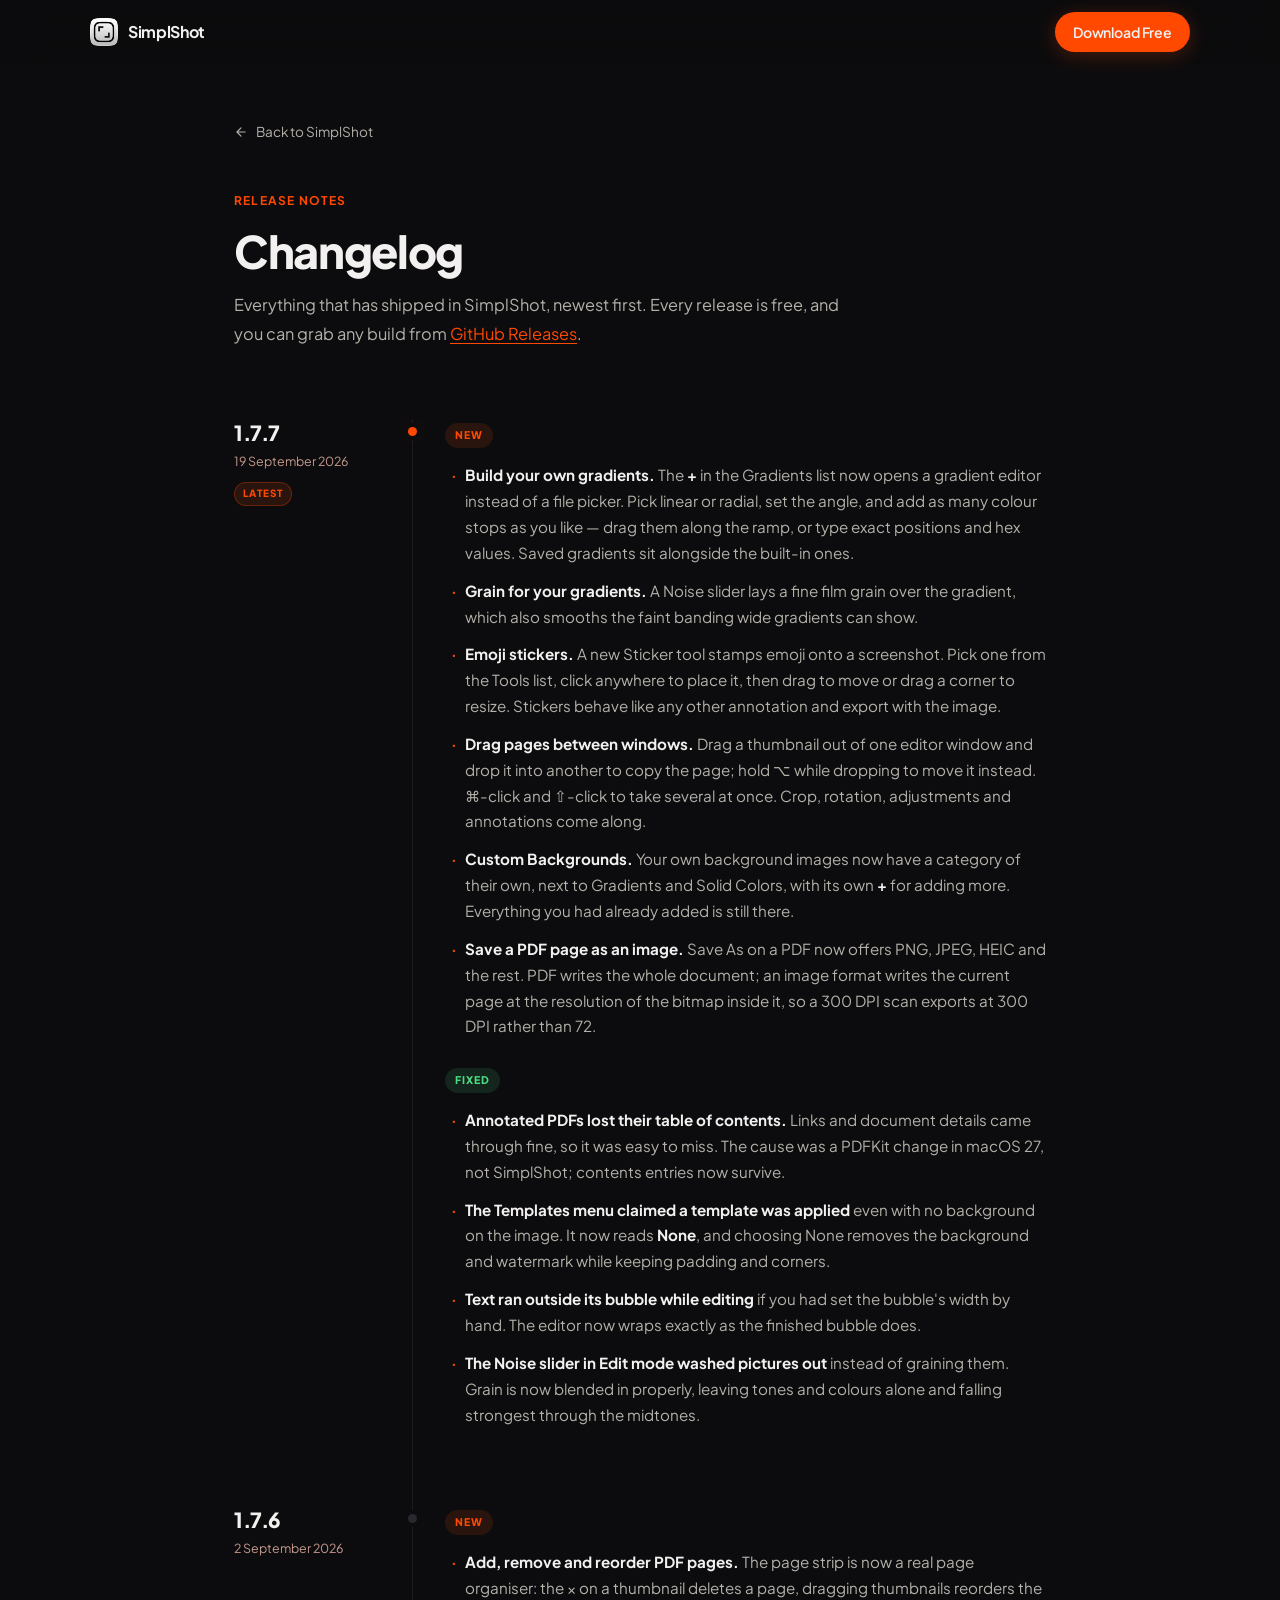
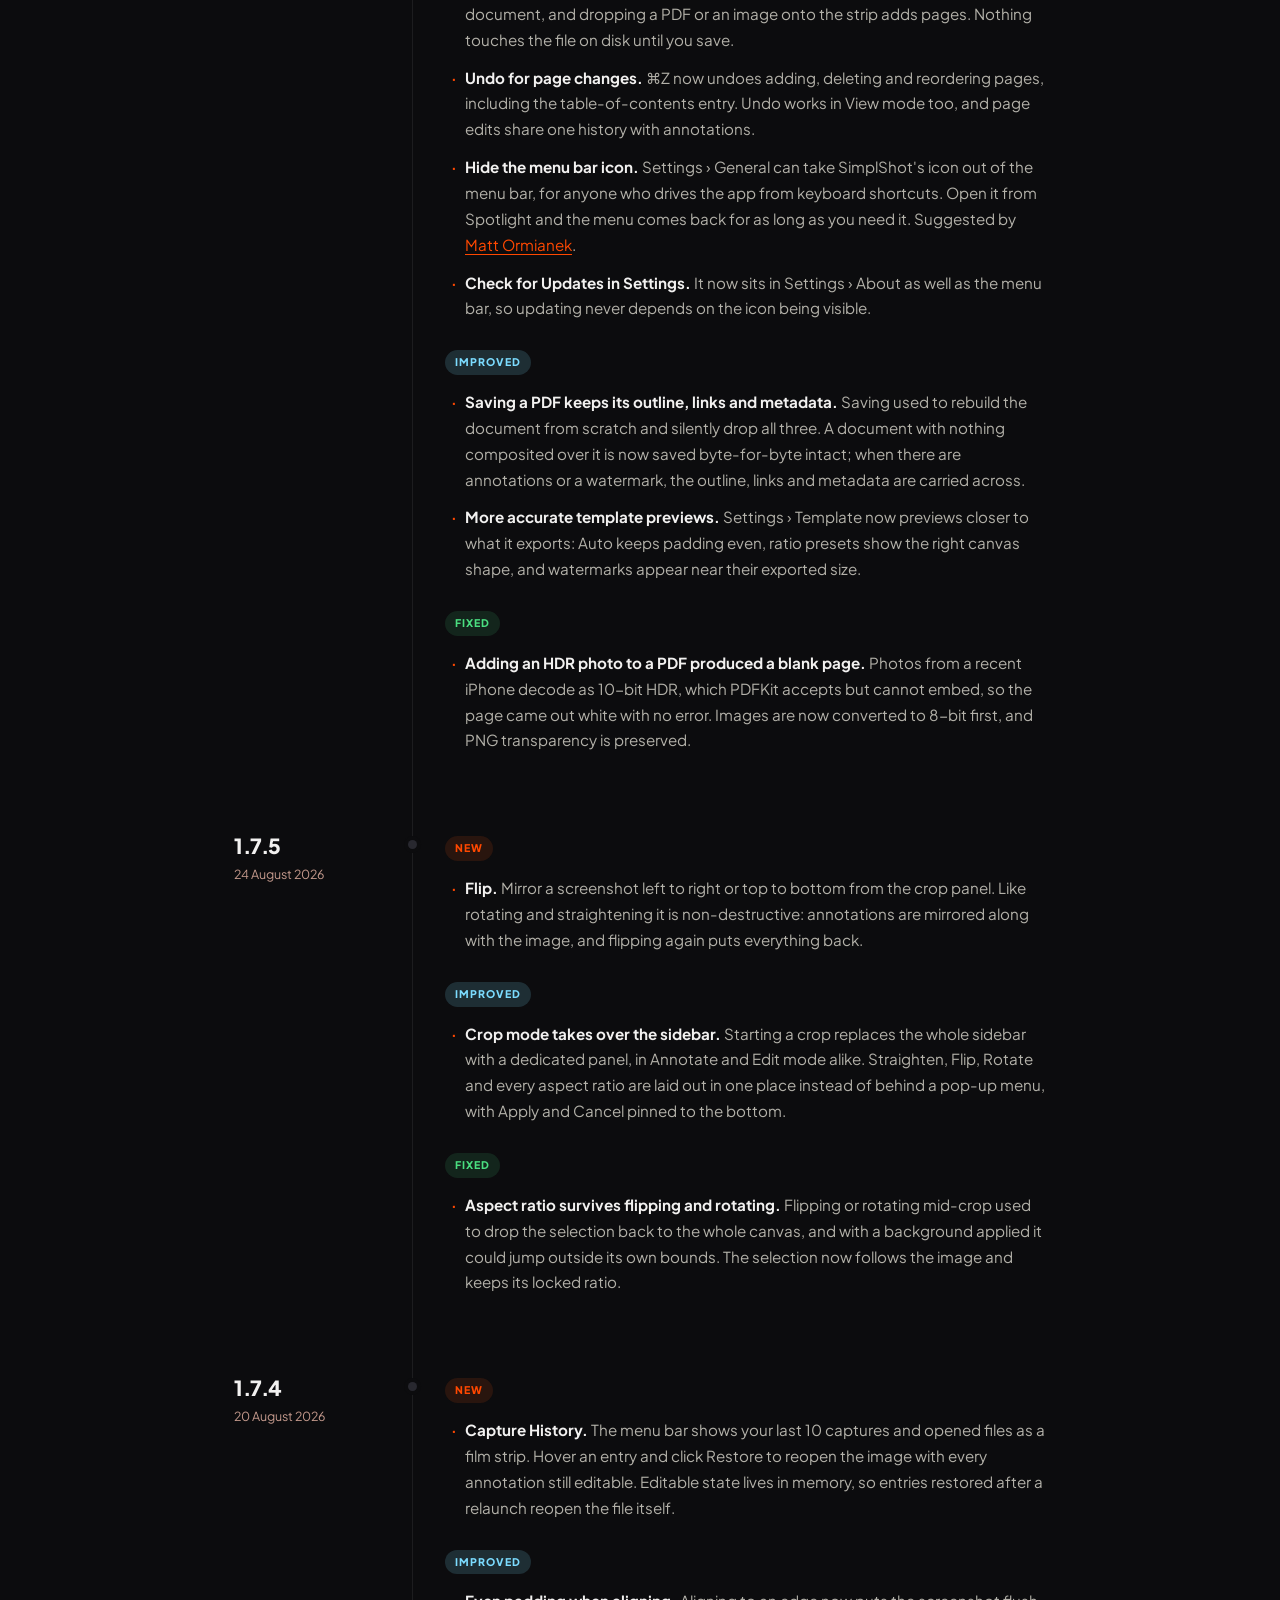
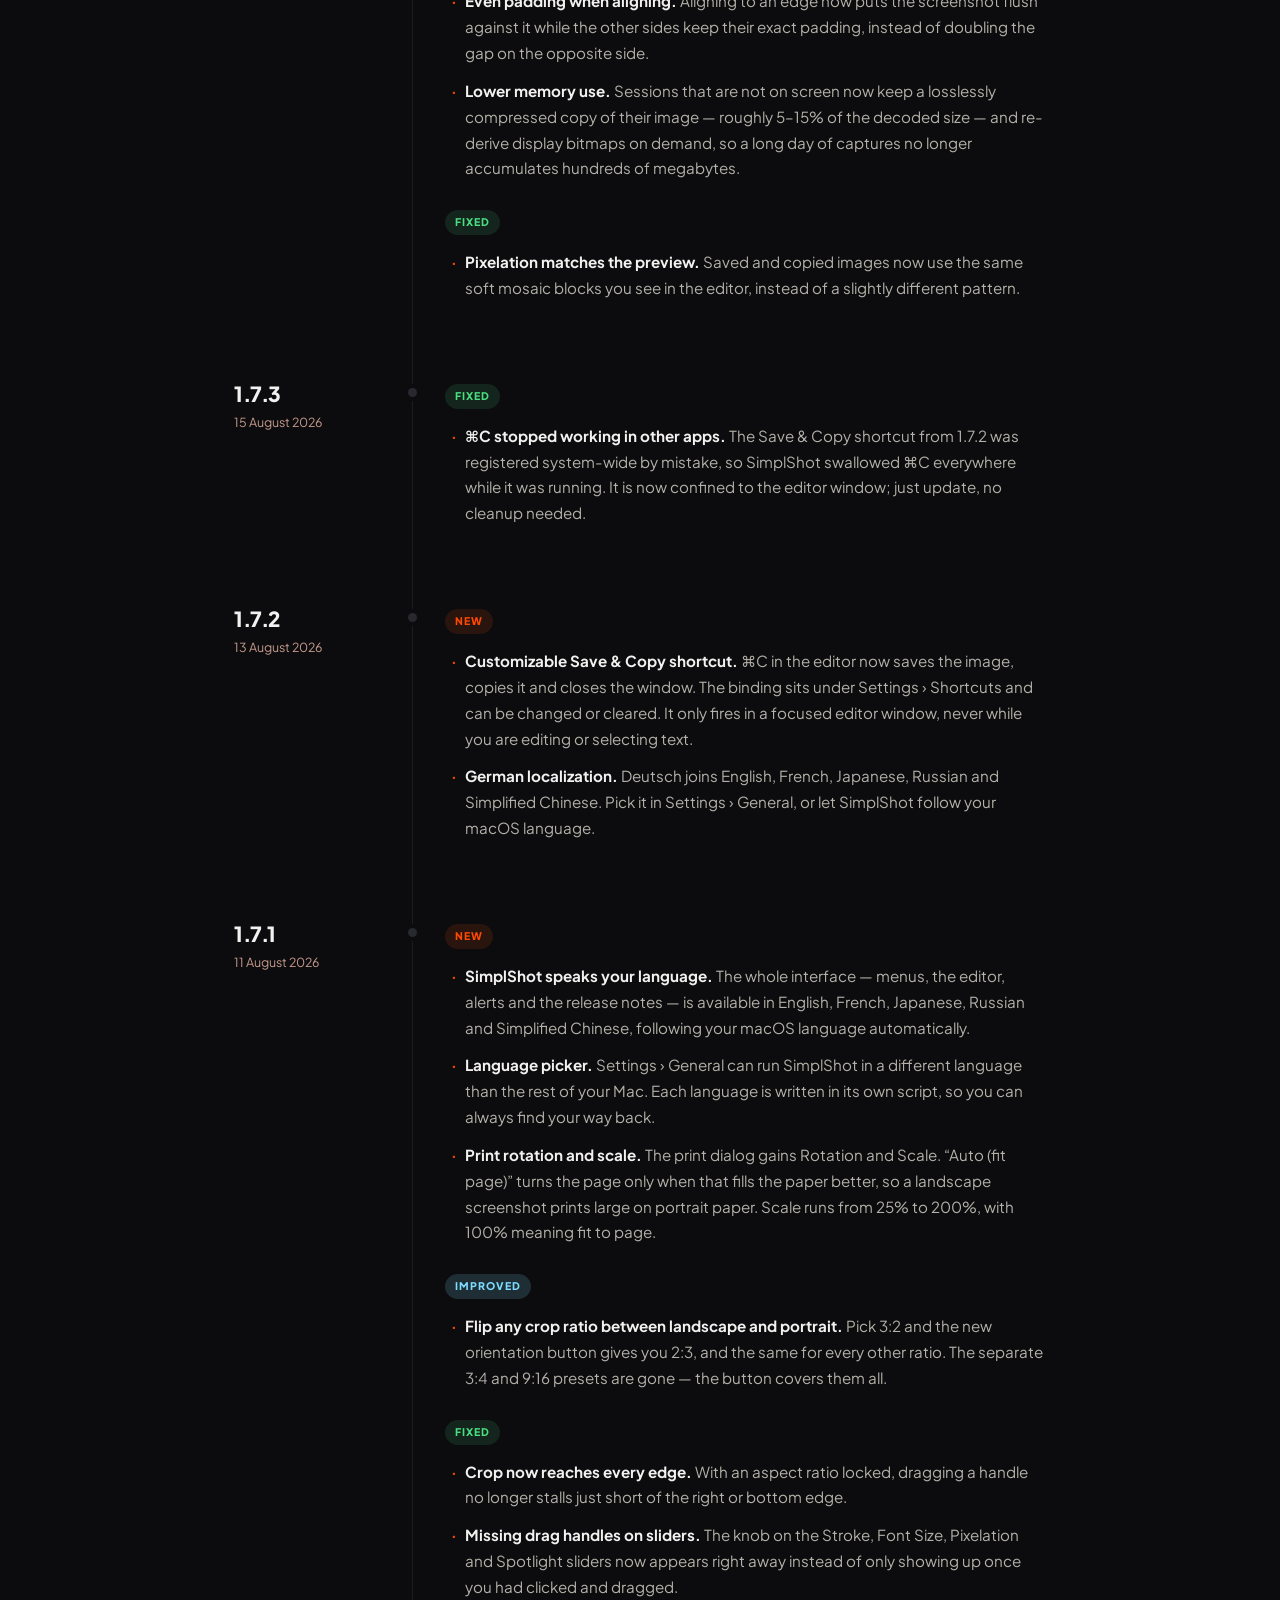
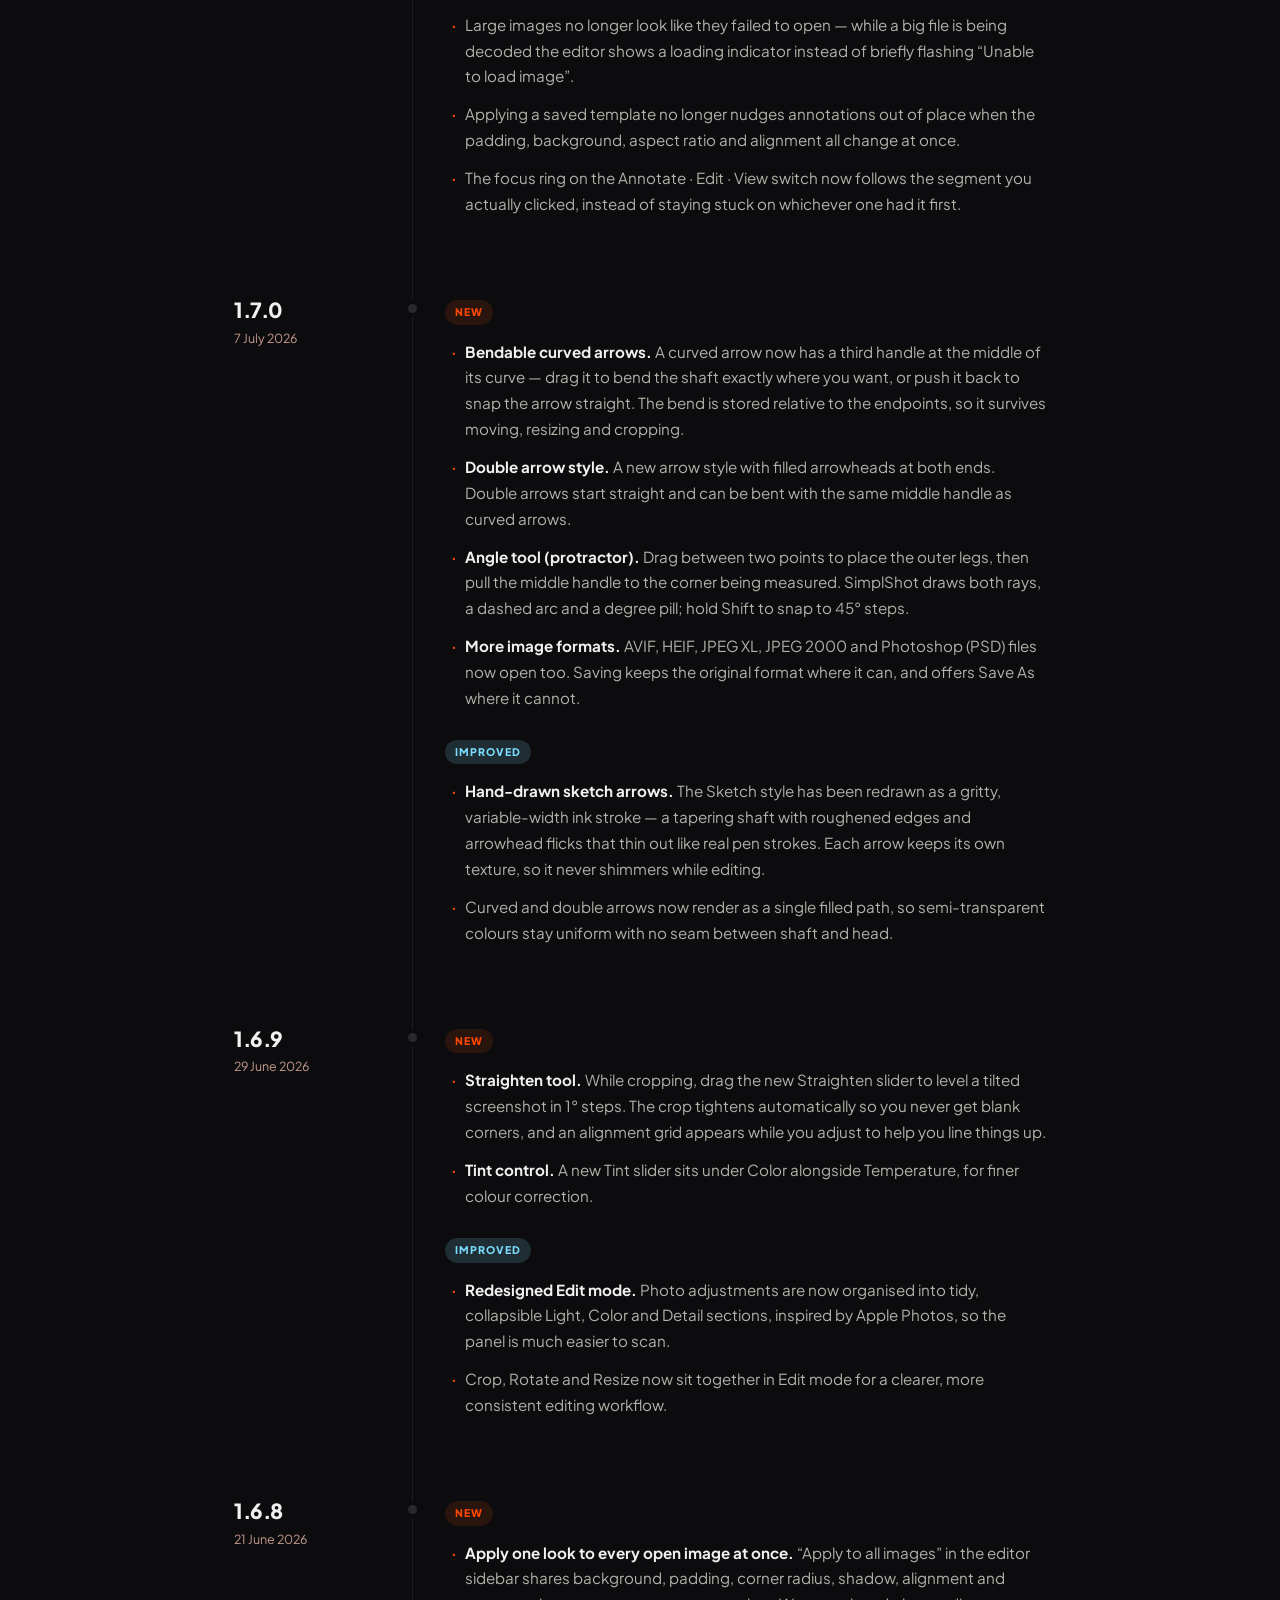
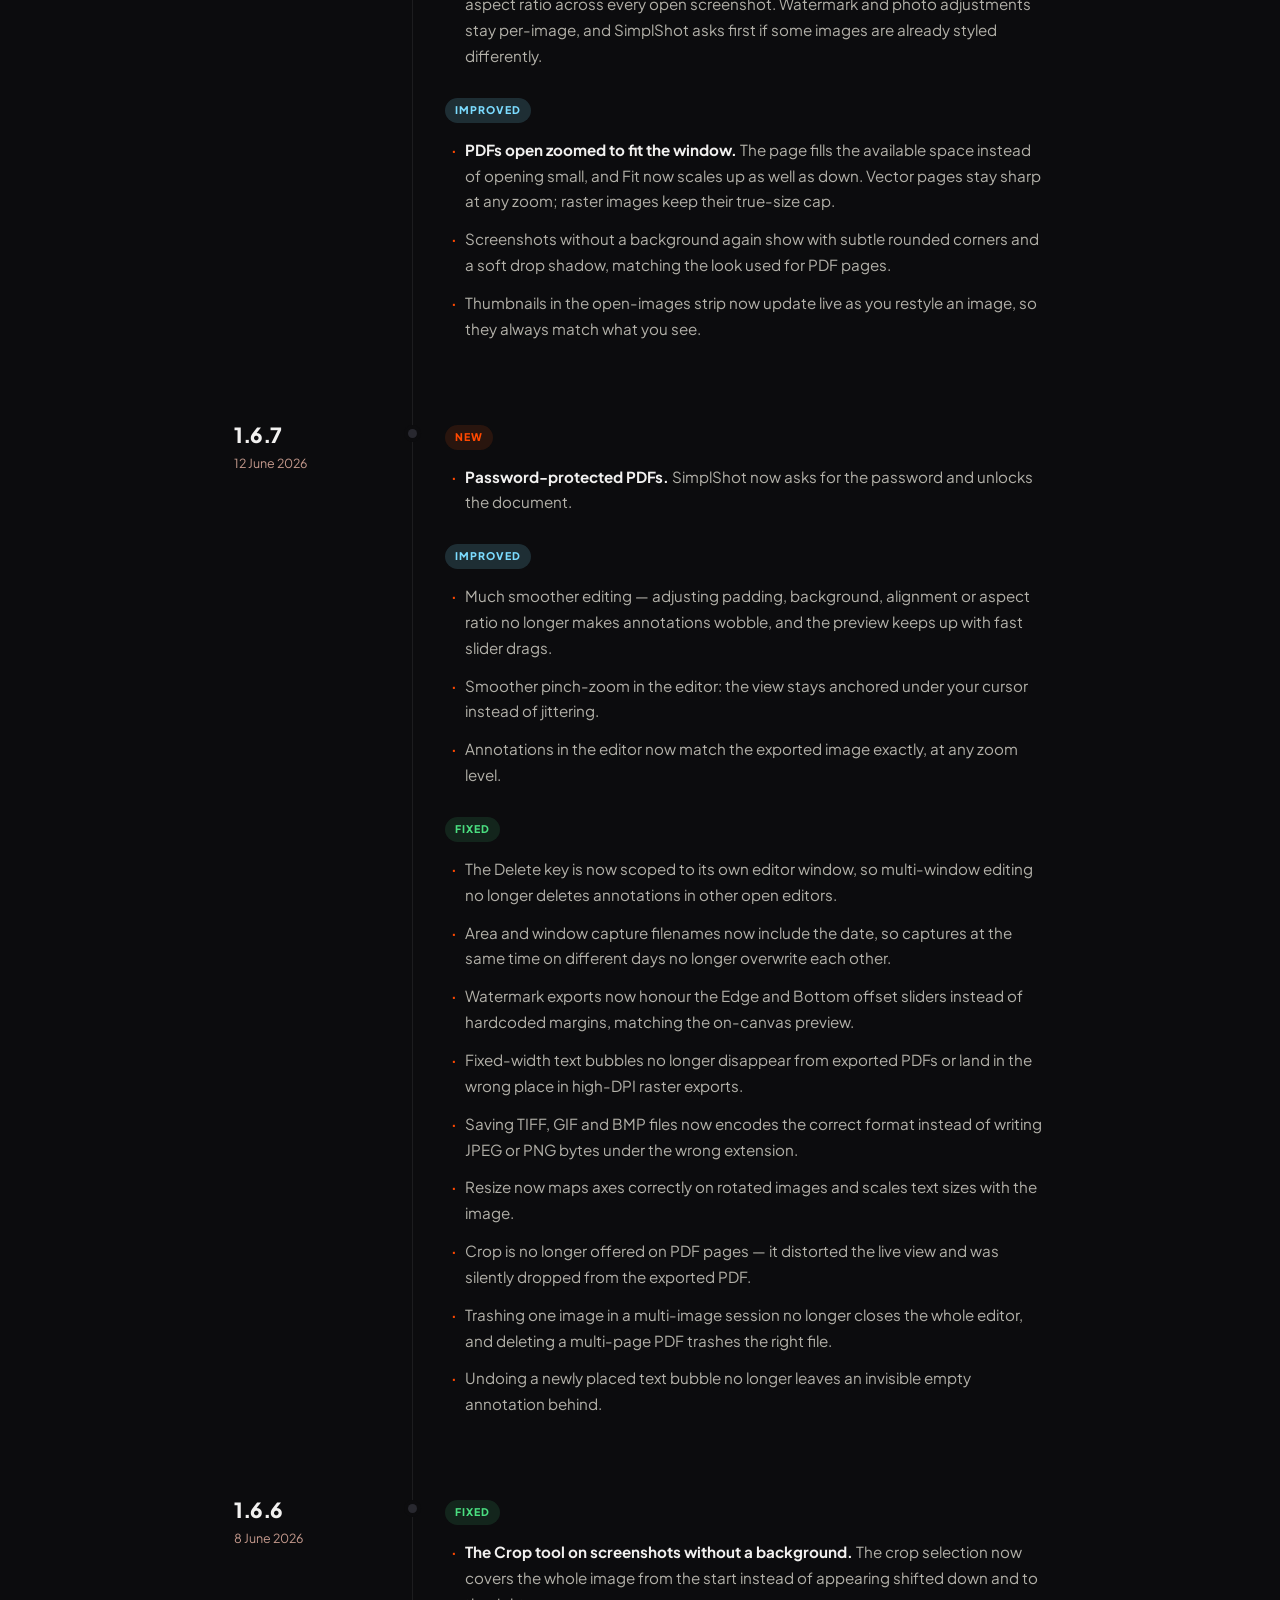
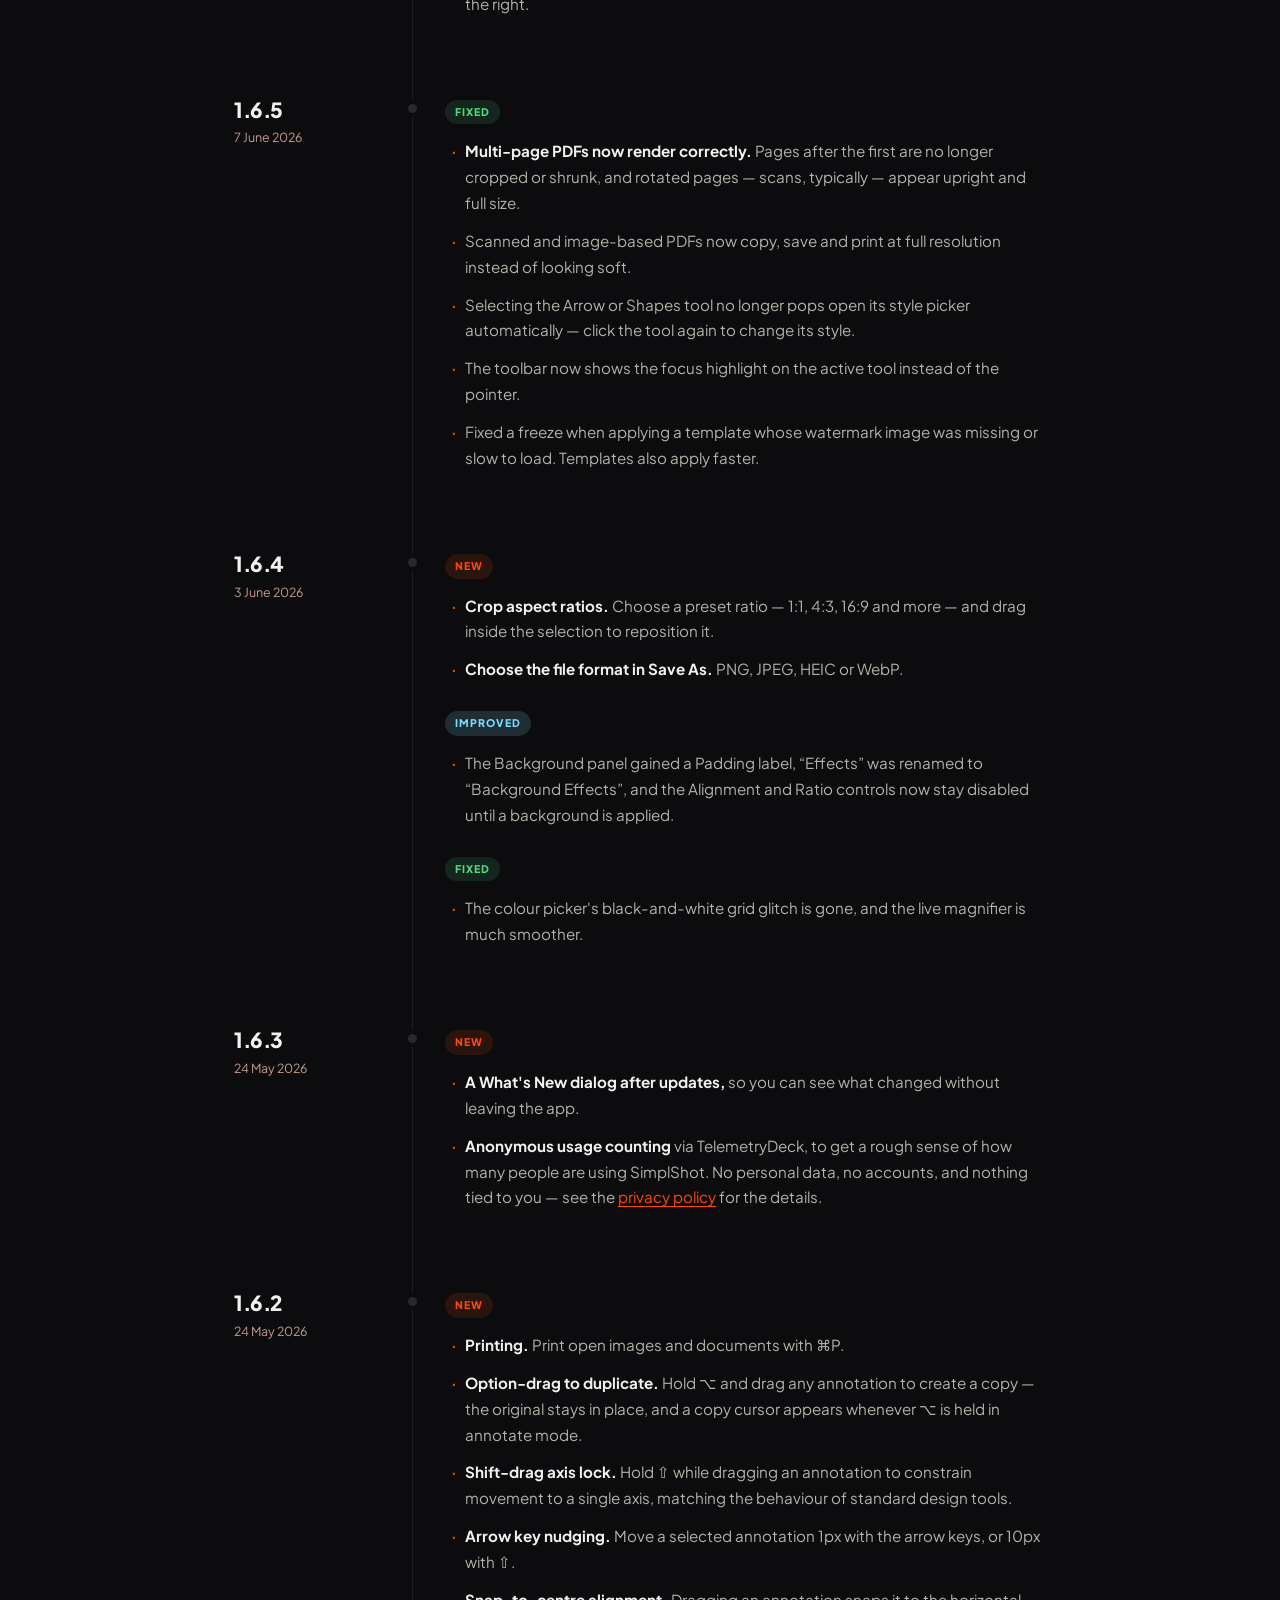
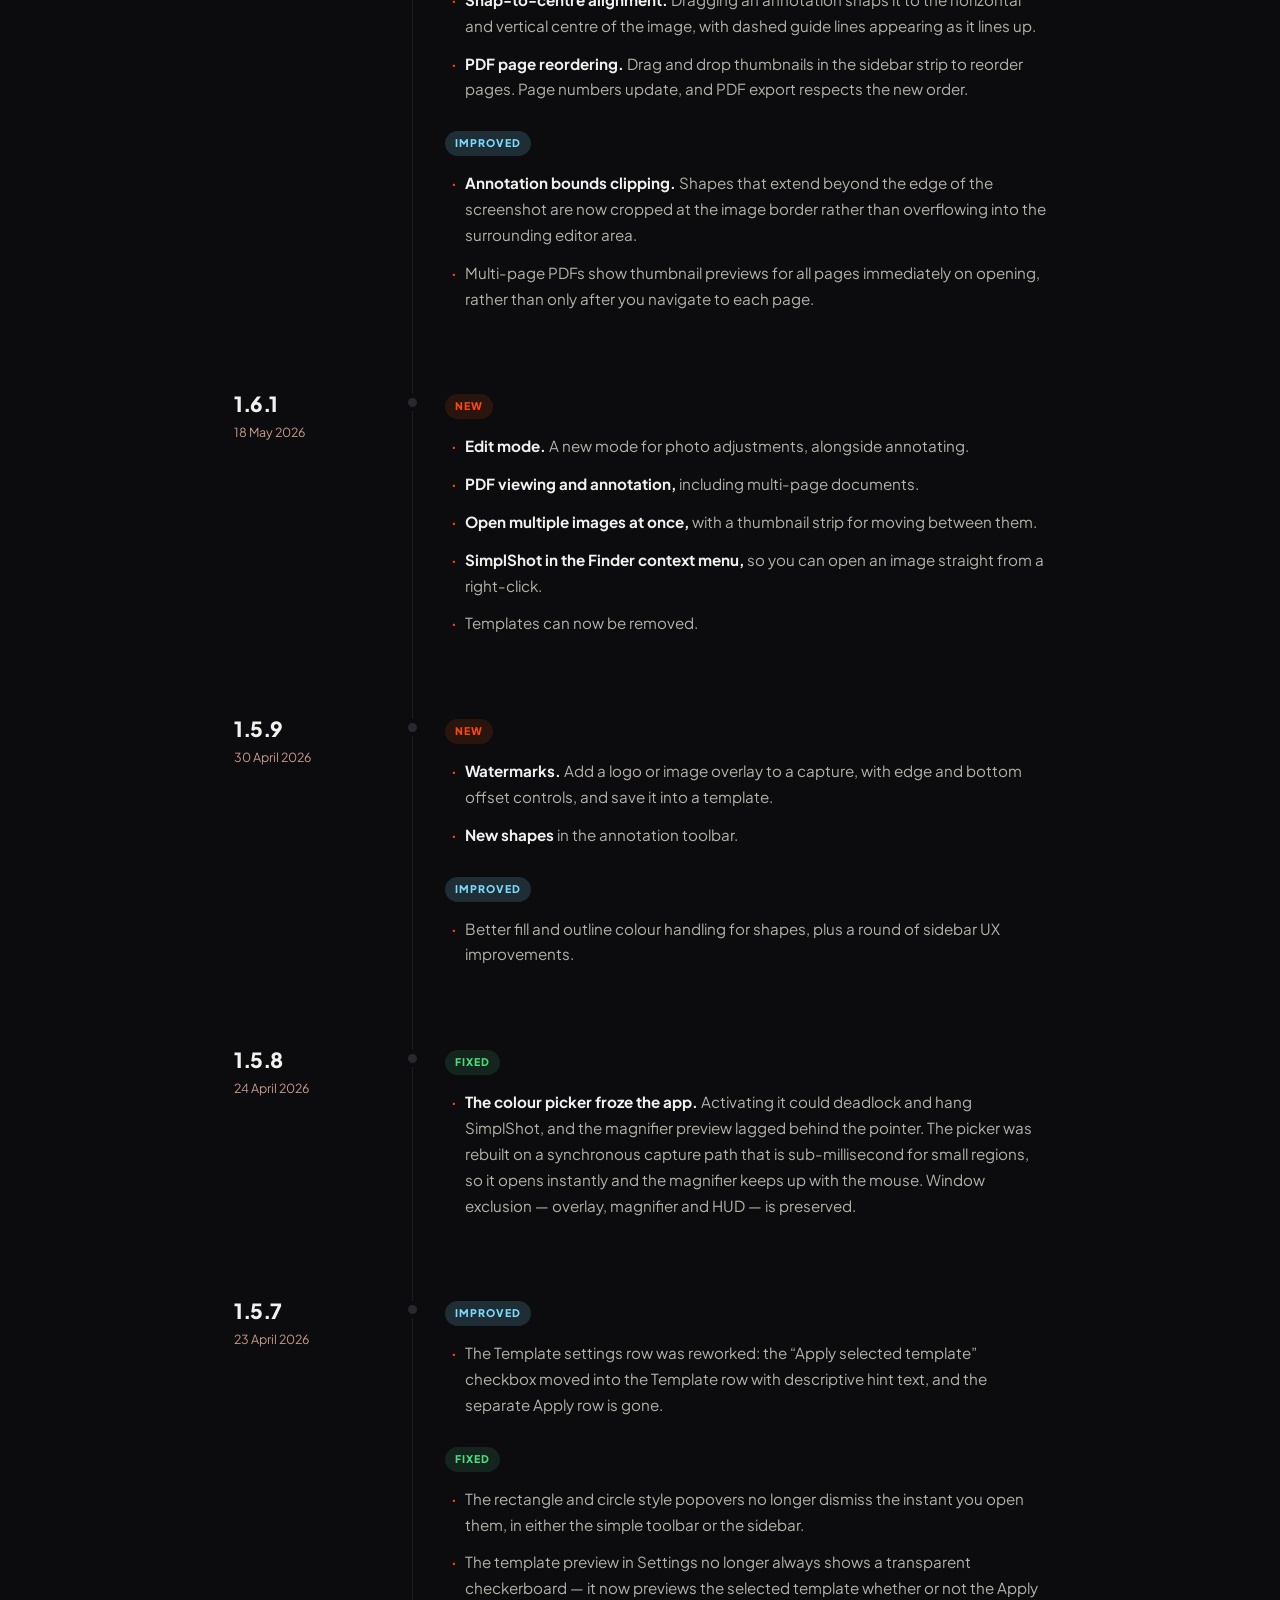
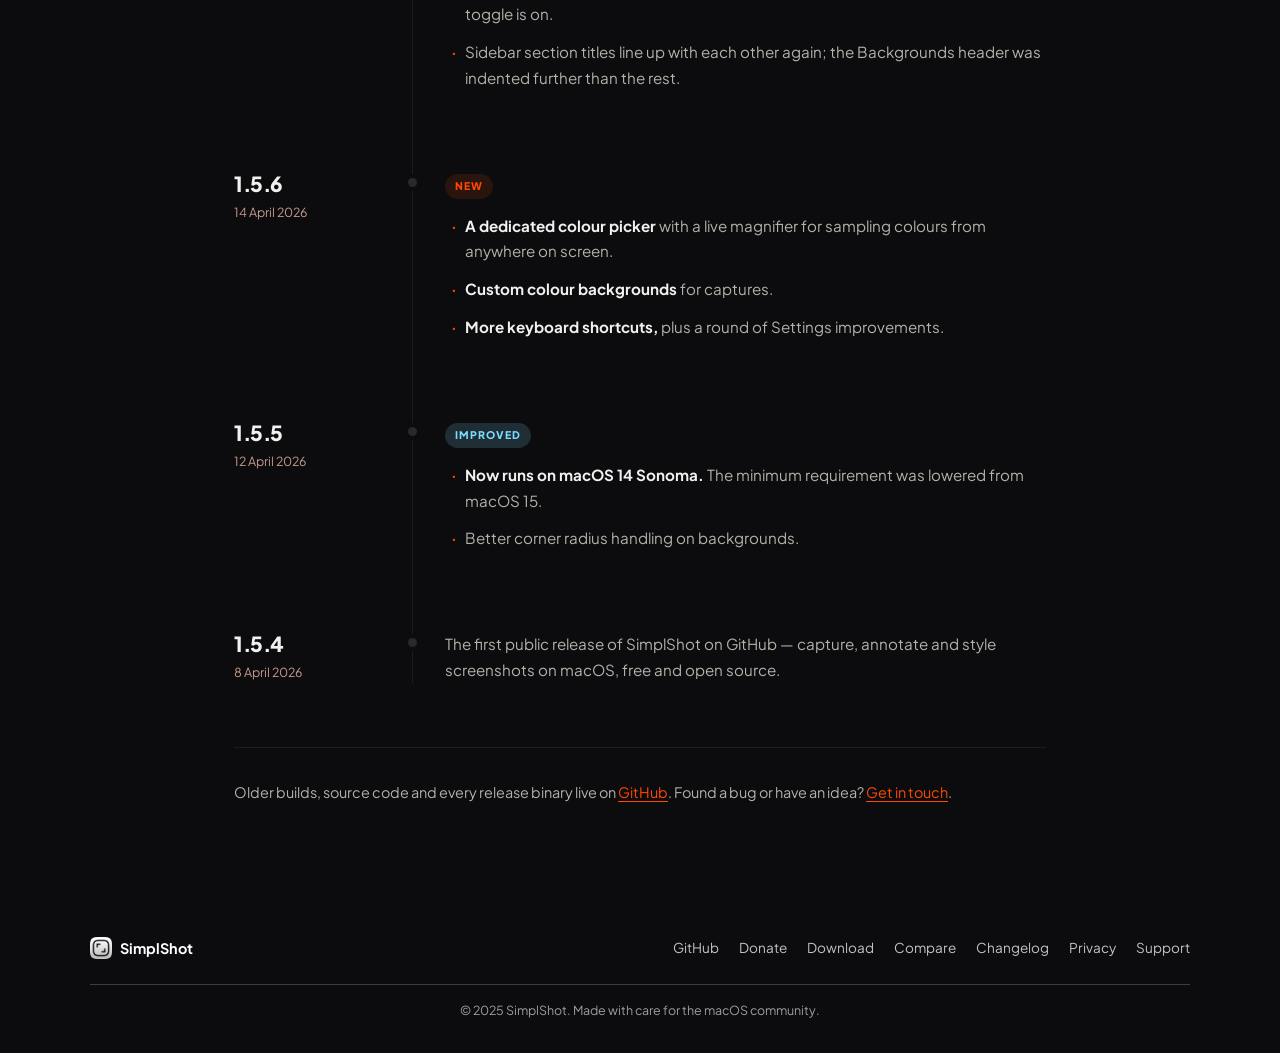
<file: changelog.html>
<!DOCTYPE html>
<html lang="en">
<head>
  <meta charset="UTF-8" />
  <meta name="viewport" content="width=device-width, initial-scale=1.0" />
  <title>Changelog — SimplShot</title>
  <meta name="description" content="Every SimplShot release, newest first — new features, improvements and fixes for the free macOS screenshot, image and PDF annotation app." />
  <link rel="canonical" href="https://simplshot.com/changelog.html" />
  <meta name="robots" content="index, follow, max-image-preview:large" />
  <meta name="author" content="Atle Mo" />
  <meta name="theme-color" content="#FF4800" />
  <link rel="icon" href="assets/app_icon.png" type="image/png" />
  <link rel="apple-touch-icon" href="assets/app_icon.png" />
  <meta property="og:type" content="website" />
  <meta property="og:site_name" content="SimplShot" />
  <meta property="og:title" content="Changelog — SimplShot" />
  <meta property="og:description" content="Every SimplShot release, newest first — new features, improvements and fixes." />
  <meta property="og:url" content="https://simplshot.com/changelog.html" />
  <meta property="og:image" content="https://simplshot.com/assets/og-image.jpg" />
  <meta name="twitter:card" content="summary_large_image" />
  <meta name="twitter:image" content="https://simplshot.com/assets/og-image.jpg" />
  <link rel="preconnect" href="https://fonts.googleapis.com" />
  <link rel="preconnect" href="https://fonts.gstatic.com" crossorigin />
  <link href="https://fonts.googleapis.com/css2?family=Plus+Jakarta+Sans:wght@400;500;600;700;800&display=swap" rel="stylesheet" />
  <link rel="stylesheet" href="style.css" />
  <style>
    .log-wrap {
      max-width: 860px;
      margin: 0 auto;
      padding: 120px 24px 100px;
    }
    .log-back {
      display: inline-flex;
      align-items: center;
      gap: 8px;
      font-size: 0.85rem;
      color: var(--text-2);
      margin-bottom: 48px;
      transition: color 0.15s;
    }
    .log-back:hover { color: var(--text-1); }
    .log-back svg { width: 14px; height: 14px; }

    .log-eyebrow {
      font-size: 0.75rem;
      font-weight: 700;
      letter-spacing: 0.1em;
      text-transform: uppercase;
      color: var(--accent);
      margin-bottom: 16px;
      display: block;
    }
    .log-title {
      font-size: 2.8rem;
      font-weight: 800;
      letter-spacing: -0.03em;
      line-height: 1.1;
      margin-bottom: 16px;
    }
    .log-lead {
      font-size: 1.02rem;
      color: var(--text-2);
      line-height: 1.75;
      max-width: 620px;
    }
    .log-lead a {
      color: var(--accent);
      text-decoration: underline;
      text-underline-offset: 3px;
    }
    .log-lead a:hover { opacity: 0.8; }

    .log-list { margin-top: 72px; }

    /* --- One release --- */
    .log-release {
      display: grid;
      grid-template-columns: 150px 1fr;
      gap: 28px;
    }
    .log-aside {
      position: sticky;
      top: 96px;
      align-self: start;
      padding-top: 1px;
    }
    .log-version {
      font-size: 1.3rem;
      font-weight: 800;
      letter-spacing: -0.02em;
      line-height: 1.2;
      color: var(--text-1);
    }
    .log-date {
      font-size: 0.78rem;
      color: var(--text-3);
      margin-top: 6px;
      display: block;
    }
    .log-badge {
      display: inline-block;
      margin-top: 10px;
      font-size: 0.62rem;
      font-weight: 800;
      letter-spacing: 0.1em;
      text-transform: uppercase;
      padding: 4px 9px;
      border-radius: 999px;
    }
    .log-badge-latest {
      color: var(--accent);
      background: var(--accent-dim);
      box-shadow: inset 0 0 0 1px rgba(255, 72, 0, 0.3);
    }
    .log-badge-next {
      color: var(--text-2);
      background: var(--surface-2);
      box-shadow: inset 0 0 0 1px var(--border-2);
    }

    .log-main {
      border-left: 1px solid var(--border);
      padding: 0 0 80px 32px;
      position: relative;
      min-width: 0;
    }
    .log-main::before {
      content: '';
      position: absolute;
      left: -5px;
      top: 7px;
      width: 9px;
      height: 9px;
      border-radius: 50%;
      background: var(--surface-3);
      box-shadow: 0 0 0 4px var(--bg);
    }
    .log-release:last-child .log-main { padding-bottom: 0; }
    .is-current .log-main::before {
      background: var(--accent);
      box-shadow: 0 0 0 4px var(--bg), 0 0 14px var(--accent-glow);
    }

    /* --- Grouped notes --- */
    .log-group { margin-bottom: 26px; }
    .log-group:last-child { margin-bottom: 0; }
    .log-tag {
      display: inline-block;
      font-size: 0.66rem;
      font-weight: 800;
      letter-spacing: 0.09em;
      text-transform: uppercase;
      padding: 4px 10px;
      border-radius: 999px;
      margin-bottom: 14px;
    }
    .log-tag-new      { color: var(--accent); background: var(--accent-dim); }
    .log-tag-improved { color: var(--template-accent); background: var(--template-accent-dim); }
    .log-tag-fixed    { color: var(--green); background: var(--green-dim); }

    .log-group ul {
      list-style: none;
      display: flex;
      flex-direction: column;
      gap: 12px;
    }
    .log-group li {
      font-size: 0.95rem;
      color: var(--text-2);
      line-height: 1.7;
      padding-left: 20px;
      position: relative;
    }
    .log-group li::before {
      content: '·';
      position: absolute;
      left: 6px;
      color: var(--accent);
      font-weight: 700;
    }
    .log-group li strong { color: var(--text-1); font-weight: 700; }
    .log-group a {
      color: var(--accent);
      text-decoration: underline;
      text-underline-offset: 3px;
    }
    .log-group a:hover { opacity: 0.8; }

    .log-note {
      font-size: 0.95rem;
      color: var(--text-2);
      line-height: 1.7;
    }

    .log-foot {
      margin-top: 64px;
      padding-top: 32px;
      border-top: 1px solid var(--border);
      font-size: 0.9rem;
      color: var(--text-2);
      line-height: 1.7;
    }
    .log-foot a {
      color: var(--accent);
      text-decoration: underline;
      text-underline-offset: 3px;
    }
    .log-foot a:hover { opacity: 0.8; }

    @media (max-width: 720px) {
      .log-wrap { padding: 100px 20px 80px; }
      .log-title { font-size: 2.1rem; }
      .log-list { margin-top: 48px; }
      .log-release {
        grid-template-columns: 1fr;
        gap: 12px;
      }
      .log-aside {
        position: static;
        display: flex;
        align-items: baseline;
        flex-wrap: wrap;
        gap: 10px;
      }
      .log-date { margin-top: 0; }
      .log-badge { margin-top: 0; }
      .log-main { padding-left: 20px; padding-bottom: 48px; }
    }
  </style>
</head>
<body>

  <!-- NAV -->
  <nav class="nav scrolled" id="nav">
    <div class="nav-inner">
      <a href="index.html" class="nav-logo">
        <img src="assets/app_icon.png" alt="SimplShot icon" class="nav-icon" />
        <span>SimplShot</span>
      </a>
      <a href="https://github.com/atlemo/SimplShot-App/releases/download/1.5.9/SimplShot.dmg" class="btn btn-accent nav-cta" download data-download>
        Download Free
      </a>
    </div>
  </nav>

  <main class="log-wrap">

    <a href="index.html" class="log-back">
      <svg viewBox="0 0 24 24" fill="none" stroke="currentColor" stroke-width="2" stroke-linecap="round" stroke-linejoin="round"><path d="M19 12H5M12 5l-7 7 7 7"/></svg>
      Back to SimplShot
    </a>

    <span class="log-eyebrow">Release notes</span>
    <h1 class="log-title">Changelog</h1>
    <p class="log-lead">Everything that has shipped in SimplShot, newest first. Every release is free, and you can grab any build from <a href="https://github.com/atlemo/SimplShot-App/releases" target="_blank" rel="noopener noreferrer">GitHub Releases</a>.</p>

    <div class="log-list">

      <!-- ===== 1.7.7 ===== -->
      <article class="log-release is-current" id="v1-7-7">
        <div class="log-aside">
          <h2 class="log-version">1.7.7</h2>
          <span class="log-date"><time datetime="2026-09-19">19 September 2026</time></span>
          <span class="log-badge log-badge-latest">Latest</span>
        </div>
        <div class="log-main">
          <div class="log-group">
            <span class="log-tag log-tag-new">New</span>
            <ul>
              <li><strong>Build your own gradients.</strong> The <strong>+</strong> in the Gradients list now opens a gradient editor instead of a file picker. Pick linear or radial, set the angle, and add as many colour stops as you like — drag them along the ramp, or type exact positions and hex values. Saved gradients sit alongside the built-in ones.</li>
              <li><strong>Grain for your gradients.</strong> A Noise slider lays a fine film grain over the gradient, which also smooths the faint banding wide gradients can show.</li>
              <li><strong>Emoji stickers.</strong> A new Sticker tool stamps emoji onto a screenshot. Pick one from the Tools list, click anywhere to place it, then drag to move or drag a corner to resize. Stickers behave like any other annotation and export with the image.</li>
              <li><strong>Drag pages between windows.</strong> Drag a thumbnail out of one editor window and drop it into another to copy the page; hold ⌥ while dropping to move it instead. ⌘-click and ⇧-click to take several at once. Crop, rotation, adjustments and annotations come along.</li>
              <li><strong>Custom Backgrounds.</strong> Your own background images now have a category of their own, next to Gradients and Solid Colors, with its own <strong>+</strong> for adding more. Everything you had already added is still there.</li>
              <li><strong>Save a PDF page as an image.</strong> Save As on a PDF now offers PNG, JPEG, HEIC and the rest. PDF writes the whole document; an image format writes the current page at the resolution of the bitmap inside it, so a 300 DPI scan exports at 300 DPI rather than 72.</li>
            </ul>
          </div>
          <div class="log-group">
            <span class="log-tag log-tag-fixed">Fixed</span>
            <ul>
              <li><strong>Annotated PDFs lost their table of contents.</strong> Links and document details came through fine, so it was easy to miss. The cause was a PDFKit change in macOS 27, not SimplShot; contents entries now survive.</li>
              <li><strong>The Templates menu claimed a template was applied</strong> even with no background on the image. It now reads <strong>None</strong>, and choosing None removes the background and watermark while keeping padding and corners.</li>
              <li><strong>Text ran outside its bubble while editing</strong> if you had set the bubble's width by hand. The editor now wraps exactly as the finished bubble does.</li>
              <li><strong>The Noise slider in Edit mode washed pictures out</strong> instead of graining them. Grain is now blended in properly, leaving tones and colours alone and falling strongest through the midtones.</li>
            </ul>
          </div>
        </div>
      </article>

      <!-- ===== 1.7.6 ===== -->
      <article class="log-release" id="v1-7-6">
        <div class="log-aside">
          <h2 class="log-version">1.7.6</h2>
          <span class="log-date"><time datetime="2026-09-02">2 September 2026</time></span>
        </div>
        <div class="log-main">
          <div class="log-group">
            <span class="log-tag log-tag-new">New</span>
            <ul>
              <li><strong>Add, remove and reorder PDF pages.</strong> The page strip is now a real page organiser: the × on a thumbnail deletes a page, dragging thumbnails reorders the document, and dropping a PDF or an image onto the strip adds pages. Nothing touches the file on disk until you save.</li>
              <li><strong>Undo for page changes.</strong> ⌘Z now undoes adding, deleting and reordering pages, including the table-of-contents entry. Undo works in View mode too, and page edits share one history with annotations.</li>
              <li><strong>Hide the menu bar icon.</strong> Settings › General can take SimplShot's icon out of the menu bar, for anyone who drives the app from keyboard shortcuts. Open it from Spotlight and the menu comes back for as long as you need it. Suggested by <a href="https://github.com/MattOrmianek" target="_blank" rel="noopener noreferrer">Matt Ormianek</a>.</li>
              <li><strong>Check for Updates in Settings.</strong> It now sits in Settings › About as well as the menu bar, so updating never depends on the icon being visible.</li>
            </ul>
          </div>
          <div class="log-group">
            <span class="log-tag log-tag-improved">Improved</span>
            <ul>
              <li><strong>Saving a PDF keeps its outline, links and metadata.</strong> Saving used to rebuild the document from scratch and silently drop all three. A document with nothing composited over it is now saved byte-for-byte intact; when there are annotations or a watermark, the outline, links and metadata are carried across.</li>
              <li><strong>More accurate template previews.</strong> Settings › Template now previews closer to what it exports: Auto keeps padding even, ratio presets show the right canvas shape, and watermarks appear near their exported size.</li>
            </ul>
          </div>
          <div class="log-group">
            <span class="log-tag log-tag-fixed">Fixed</span>
            <ul>
              <li><strong>Adding an HDR photo to a PDF produced a blank page.</strong> Photos from a recent iPhone decode as 10-bit HDR, which PDFKit accepts but cannot embed, so the page came out white with no error. Images are now converted to 8-bit first, and PNG transparency is preserved.</li>
            </ul>
          </div>
        </div>
      </article>

      <!-- ===== 1.7.5 ===== -->
      <article class="log-release" id="v1-7-5">
        <div class="log-aside">
          <h2 class="log-version">1.7.5</h2>
          <span class="log-date"><time datetime="2026-08-24">24 August 2026</time></span>
        </div>
        <div class="log-main">
          <div class="log-group">
            <span class="log-tag log-tag-new">New</span>
            <ul>
              <li><strong>Flip.</strong> Mirror a screenshot left to right or top to bottom from the crop panel. Like rotating and straightening it is non-destructive: annotations are mirrored along with the image, and flipping again puts everything back.</li>
            </ul>
          </div>
          <div class="log-group">
            <span class="log-tag log-tag-improved">Improved</span>
            <ul>
              <li><strong>Crop mode takes over the sidebar.</strong> Starting a crop replaces the whole sidebar with a dedicated panel, in Annotate and Edit mode alike. Straighten, Flip, Rotate and every aspect ratio are laid out in one place instead of behind a pop-up menu, with Apply and Cancel pinned to the bottom.</li>
            </ul>
          </div>
          <div class="log-group">
            <span class="log-tag log-tag-fixed">Fixed</span>
            <ul>
              <li><strong>Aspect ratio survives flipping and rotating.</strong> Flipping or rotating mid-crop used to drop the selection back to the whole canvas, and with a background applied it could jump outside its own bounds. The selection now follows the image and keeps its locked ratio.</li>
            </ul>
          </div>
        </div>
      </article>

      <!-- ===== 1.7.4 ===== -->
      <article class="log-release" id="v1-7-4">
        <div class="log-aside">
          <h2 class="log-version">1.7.4</h2>
          <span class="log-date"><time datetime="2026-08-20">20 August 2026</time></span>
        </div>
        <div class="log-main">
          <div class="log-group">
            <span class="log-tag log-tag-new">New</span>
            <ul>
              <li><strong>Capture History.</strong> The menu bar shows your last 10 captures and opened files as a film strip. Hover an entry and click Restore to reopen the image with every annotation still editable. Editable state lives in memory, so entries restored after a relaunch reopen the file itself.</li>
            </ul>
          </div>
          <div class="log-group">
            <span class="log-tag log-tag-improved">Improved</span>
            <ul>
              <li><strong>Even padding when aligning.</strong> Aligning to an edge now puts the screenshot flush against it while the other sides keep their exact padding, instead of doubling the gap on the opposite side.</li>
              <li><strong>Lower memory use.</strong> Sessions that are not on screen now keep a losslessly compressed copy of their image — roughly 5–15% of the decoded size — and re-derive display bitmaps on demand, so a long day of captures no longer accumulates hundreds of megabytes.</li>
            </ul>
          </div>
          <div class="log-group">
            <span class="log-tag log-tag-fixed">Fixed</span>
            <ul>
              <li><strong>Pixelation matches the preview.</strong> Saved and copied images now use the same soft mosaic blocks you see in the editor, instead of a slightly different pattern.</li>
            </ul>
          </div>
        </div>
      </article>

      <!-- ===== 1.7.3 ===== -->
      <article class="log-release" id="v1-7-3">
        <div class="log-aside">
          <h2 class="log-version">1.7.3</h2>
          <span class="log-date"><time datetime="2026-08-15">15 August 2026</time></span>
        </div>
        <div class="log-main">
          <div class="log-group">
            <span class="log-tag log-tag-fixed">Fixed</span>
            <ul>
              <li><strong>⌘C stopped working in other apps.</strong> The Save &amp; Copy shortcut from 1.7.2 was registered system-wide by mistake, so SimplShot swallowed ⌘C everywhere while it was running. It is now confined to the editor window; just update, no cleanup needed.</li>
            </ul>
          </div>
        </div>
      </article>

      <!-- ===== 1.7.2 ===== -->
      <article class="log-release" id="v1-7-2">
        <div class="log-aside">
          <h2 class="log-version">1.7.2</h2>
          <span class="log-date"><time datetime="2026-08-13">13 August 2026</time></span>
        </div>
        <div class="log-main">
          <div class="log-group">
            <span class="log-tag log-tag-new">New</span>
            <ul>
              <li><strong>Customizable Save &amp; Copy shortcut.</strong> ⌘C in the editor now saves the image, copies it and closes the window. The binding sits under Settings › Shortcuts and can be changed or cleared. It only fires in a focused editor window, never while you are editing or selecting text.</li>
              <li><strong>German localization.</strong> Deutsch joins English, French, Japanese, Russian and Simplified Chinese. Pick it in Settings › General, or let SimplShot follow your macOS language.</li>
            </ul>
          </div>
        </div>
      </article>

      <!-- ===== 1.7.1 ===== -->
      <article class="log-release" id="v1-7-1">
        <div class="log-aside">
          <h2 class="log-version">1.7.1</h2>
          <span class="log-date"><time datetime="2026-08-11">11 August 2026</time></span>
        </div>
        <div class="log-main">
          <div class="log-group">
            <span class="log-tag log-tag-new">New</span>
            <ul>
              <li><strong>SimplShot speaks your language.</strong> The whole interface — menus, the editor, alerts and the release notes — is available in English, French, Japanese, Russian and Simplified Chinese, following your macOS language automatically.</li>
              <li><strong>Language picker.</strong> Settings › General can run SimplShot in a different language than the rest of your Mac. Each language is written in its own script, so you can always find your way back.</li>
              <li><strong>Print rotation and scale.</strong> The print dialog gains Rotation and Scale. “Auto (fit page)” turns the page only when that fills the paper better, so a landscape screenshot prints large on portrait paper. Scale runs from 25% to 200%, with 100% meaning fit to page.</li>
            </ul>
          </div>
          <div class="log-group">
            <span class="log-tag log-tag-improved">Improved</span>
            <ul>
              <li><strong>Flip any crop ratio between landscape and portrait.</strong> Pick 3:2 and the new orientation button gives you 2:3, and the same for every other ratio. The separate 3:4 and 9:16 presets are gone — the button covers them all.</li>
            </ul>
          </div>
          <div class="log-group">
            <span class="log-tag log-tag-fixed">Fixed</span>
            <ul>
              <li><strong>Crop now reaches every edge.</strong> With an aspect ratio locked, dragging a handle no longer stalls just short of the right or bottom edge.</li>
              <li><strong>Missing drag handles on sliders.</strong> The knob on the Stroke, Font Size, Pixelation and Spotlight sliders now appears right away instead of only showing up once you had clicked and dragged.</li>
              <li>Large images no longer look like they failed to open — while a big file is being decoded the editor shows a loading indicator instead of briefly flashing “Unable to load image”.</li>
              <li>Applying a saved template no longer nudges annotations out of place when the padding, background, aspect ratio and alignment all change at once.</li>
              <li>The focus ring on the Annotate · Edit · View switch now follows the segment you actually clicked, instead of staying stuck on whichever one had it first.</li>
            </ul>
          </div>
        </div>
      </article>

      <!-- ===== 1.7.0 ===== -->
      <article class="log-release" id="v1-7-0">
        <div class="log-aside">
          <h2 class="log-version">1.7.0</h2>
          <span class="log-date"><time datetime="2026-07-07">7 July 2026</time></span>
        </div>
        <div class="log-main">
          <div class="log-group">
            <span class="log-tag log-tag-new">New</span>
            <ul>
              <li><strong>Bendable curved arrows.</strong> A curved arrow now has a third handle at the middle of its curve — drag it to bend the shaft exactly where you want, or push it back to snap the arrow straight. The bend is stored relative to the endpoints, so it survives moving, resizing and cropping.</li>
              <li><strong>Double arrow style.</strong> A new arrow style with filled arrowheads at both ends. Double arrows start straight and can be bent with the same middle handle as curved arrows.</li>
              <li><strong>Angle tool (protractor).</strong> Drag between two points to place the outer legs, then pull the middle handle to the corner being measured. SimplShot draws both rays, a dashed arc and a degree pill; hold Shift to snap to 45° steps.</li>
              <li><strong>More image formats.</strong> AVIF, HEIF, JPEG XL, JPEG 2000 and Photoshop (PSD) files now open too. Saving keeps the original format where it can, and offers Save As where it cannot.</li>
            </ul>
          </div>
          <div class="log-group">
            <span class="log-tag log-tag-improved">Improved</span>
            <ul>
              <li><strong>Hand-drawn sketch arrows.</strong> The Sketch style has been redrawn as a gritty, variable-width ink stroke — a tapering shaft with roughened edges and arrowhead flicks that thin out like real pen strokes. Each arrow keeps its own texture, so it never shimmers while editing.</li>
              <li>Curved and double arrows now render as a single filled path, so semi-transparent colours stay uniform with no seam between shaft and head.</li>
            </ul>
          </div>
        </div>
      </article>

      <!-- ===== 1.6.9 ===== -->
      <article class="log-release" id="v1-6-9">
        <div class="log-aside">
          <h2 class="log-version">1.6.9</h2>
          <span class="log-date"><time datetime="2026-06-29">29 June 2026</time></span>
        </div>
        <div class="log-main">
          <div class="log-group">
            <span class="log-tag log-tag-new">New</span>
            <ul>
              <li><strong>Straighten tool.</strong> While cropping, drag the new Straighten slider to level a tilted screenshot in 1° steps. The crop tightens automatically so you never get blank corners, and an alignment grid appears while you adjust to help you line things up.</li>
              <li><strong>Tint control.</strong> A new Tint slider sits under Color alongside Temperature, for finer colour correction.</li>
            </ul>
          </div>
          <div class="log-group">
            <span class="log-tag log-tag-improved">Improved</span>
            <ul>
              <li><strong>Redesigned Edit mode.</strong> Photo adjustments are now organised into tidy, collapsible Light, Color and Detail sections, inspired by Apple Photos, so the panel is much easier to scan.</li>
              <li>Crop, Rotate and Resize now sit together in Edit mode for a clearer, more consistent editing workflow.</li>
            </ul>
          </div>
        </div>
      </article>

      <!-- ===== 1.6.8 ===== -->
      <article class="log-release" id="v1-6-8">
        <div class="log-aside">
          <h2 class="log-version">1.6.8</h2>
          <span class="log-date"><time datetime="2026-06-21">21 June 2026</time></span>
        </div>
        <div class="log-main">
          <div class="log-group">
            <span class="log-tag log-tag-new">New</span>
            <ul>
              <li><strong>Apply one look to every open image at once.</strong> “Apply to all images” in the editor sidebar shares background, padding, corner radius, shadow, alignment and aspect ratio across every open screenshot. Watermark and photo adjustments stay per-image, and SimplShot asks first if some images are already styled differently.</li>
            </ul>
          </div>
          <div class="log-group">
            <span class="log-tag log-tag-improved">Improved</span>
            <ul>
              <li><strong>PDFs open zoomed to fit the window.</strong> The page fills the available space instead of opening small, and Fit now scales up as well as down. Vector pages stay sharp at any zoom; raster images keep their true-size cap.</li>
              <li>Screenshots without a background again show with subtle rounded corners and a soft drop shadow, matching the look used for PDF pages.</li>
              <li>Thumbnails in the open-images strip now update live as you restyle an image, so they always match what you see.</li>
            </ul>
          </div>
        </div>
      </article>

      <!-- ===== 1.6.7 ===== -->
      <article class="log-release" id="v1-6-7">
        <div class="log-aside">
          <h2 class="log-version">1.6.7</h2>
          <span class="log-date"><time datetime="2026-06-12">12 June 2026</time></span>
        </div>
        <div class="log-main">
          <div class="log-group">
            <span class="log-tag log-tag-new">New</span>
            <ul>
              <li><strong>Password-protected PDFs.</strong> SimplShot now asks for the password and unlocks the document.</li>
            </ul>
          </div>
          <div class="log-group">
            <span class="log-tag log-tag-improved">Improved</span>
            <ul>
              <li>Much smoother editing — adjusting padding, background, alignment or aspect ratio no longer makes annotations wobble, and the preview keeps up with fast slider drags.</li>
              <li>Smoother pinch-zoom in the editor: the view stays anchored under your cursor instead of jittering.</li>
              <li>Annotations in the editor now match the exported image exactly, at any zoom level.</li>
            </ul>
          </div>
          <div class="log-group">
            <span class="log-tag log-tag-fixed">Fixed</span>
            <ul>
              <li>The Delete key is now scoped to its own editor window, so multi-window editing no longer deletes annotations in other open editors.</li>
              <li>Area and window capture filenames now include the date, so captures at the same time on different days no longer overwrite each other.</li>
              <li>Watermark exports now honour the Edge and Bottom offset sliders instead of hardcoded margins, matching the on-canvas preview.</li>
              <li>Fixed-width text bubbles no longer disappear from exported PDFs or land in the wrong place in high-DPI raster exports.</li>
              <li>Saving TIFF, GIF and BMP files now encodes the correct format instead of writing JPEG or PNG bytes under the wrong extension.</li>
              <li>Resize now maps axes correctly on rotated images and scales text sizes with the image.</li>
              <li>Crop is no longer offered on PDF pages — it distorted the live view and was silently dropped from the exported PDF.</li>
              <li>Trashing one image in a multi-image session no longer closes the whole editor, and deleting a multi-page PDF trashes the right file.</li>
              <li>Undoing a newly placed text bubble no longer leaves an invisible empty annotation behind.</li>
            </ul>
          </div>
        </div>
      </article>

      <!-- ===== 1.6.6 ===== -->
      <article class="log-release" id="v1-6-6">
        <div class="log-aside">
          <h2 class="log-version">1.6.6</h2>
          <span class="log-date"><time datetime="2026-06-08">8 June 2026</time></span>
        </div>
        <div class="log-main">
          <div class="log-group">
            <span class="log-tag log-tag-fixed">Fixed</span>
            <ul>
              <li><strong>The Crop tool on screenshots without a background.</strong> The crop selection now covers the whole image from the start instead of appearing shifted down and to the right.</li>
            </ul>
          </div>
        </div>
      </article>

      <!-- ===== 1.6.5 ===== -->
      <article class="log-release" id="v1-6-5">
        <div class="log-aside">
          <h2 class="log-version">1.6.5</h2>
          <span class="log-date"><time datetime="2026-06-07">7 June 2026</time></span>
        </div>
        <div class="log-main">
          <div class="log-group">
            <span class="log-tag log-tag-fixed">Fixed</span>
            <ul>
              <li><strong>Multi-page PDFs now render correctly.</strong> Pages after the first are no longer cropped or shrunk, and rotated pages — scans, typically — appear upright and full size.</li>
              <li>Scanned and image-based PDFs now copy, save and print at full resolution instead of looking soft.</li>
              <li>Selecting the Arrow or Shapes tool no longer pops open its style picker automatically — click the tool again to change its style.</li>
              <li>The toolbar now shows the focus highlight on the active tool instead of the pointer.</li>
              <li>Fixed a freeze when applying a template whose watermark image was missing or slow to load. Templates also apply faster.</li>
            </ul>
          </div>
        </div>
      </article>

      <!-- ===== 1.6.4 ===== -->
      <article class="log-release" id="v1-6-4">
        <div class="log-aside">
          <h2 class="log-version">1.6.4</h2>
          <span class="log-date"><time datetime="2026-06-03">3 June 2026</time></span>
        </div>
        <div class="log-main">
          <div class="log-group">
            <span class="log-tag log-tag-new">New</span>
            <ul>
              <li><strong>Crop aspect ratios.</strong> Choose a preset ratio — 1:1, 4:3, 16:9 and more — and drag inside the selection to reposition it.</li>
              <li><strong>Choose the file format in Save As.</strong> PNG, JPEG, HEIC or WebP.</li>
            </ul>
          </div>
          <div class="log-group">
            <span class="log-tag log-tag-improved">Improved</span>
            <ul>
              <li>The Background panel gained a Padding label, “Effects” was renamed to “Background Effects”, and the Alignment and Ratio controls now stay disabled until a background is applied.</li>
            </ul>
          </div>
          <div class="log-group">
            <span class="log-tag log-tag-fixed">Fixed</span>
            <ul>
              <li>The colour picker's black-and-white grid glitch is gone, and the live magnifier is much smoother.</li>
            </ul>
          </div>
        </div>
      </article>

      <!-- ===== 1.6.3 ===== -->
      <article class="log-release" id="v1-6-3">
        <div class="log-aside">
          <h2 class="log-version">1.6.3</h2>
          <span class="log-date"><time datetime="2026-05-24">24 May 2026</time></span>
        </div>
        <div class="log-main">
          <div class="log-group">
            <span class="log-tag log-tag-new">New</span>
            <ul>
              <li><strong>A What's New dialog after updates,</strong> so you can see what changed without leaving the app.</li>
              <li><strong>Anonymous usage counting</strong> via TelemetryDeck, to get a rough sense of how many people are using SimplShot. No personal data, no accounts, and nothing tied to you — see the <a href="privacy.html">privacy policy</a> for the details.</li>
            </ul>
          </div>
        </div>
      </article>

      <!-- ===== 1.6.2 ===== -->
      <article class="log-release" id="v1-6-2">
        <div class="log-aside">
          <h2 class="log-version">1.6.2</h2>
          <span class="log-date"><time datetime="2026-05-24">24 May 2026</time></span>
        </div>
        <div class="log-main">
          <div class="log-group">
            <span class="log-tag log-tag-new">New</span>
            <ul>
              <li><strong>Printing.</strong> Print open images and documents with ⌘P.</li>
              <li><strong>Option-drag to duplicate.</strong> Hold ⌥ and drag any annotation to create a copy — the original stays in place, and a copy cursor appears whenever ⌥ is held in annotate mode.</li>
              <li><strong>Shift-drag axis lock.</strong> Hold ⇧ while dragging an annotation to constrain movement to a single axis, matching the behaviour of standard design tools.</li>
              <li><strong>Arrow key nudging.</strong> Move a selected annotation 1px with the arrow keys, or 10px with ⇧.</li>
              <li><strong>Snap-to-centre alignment.</strong> Dragging an annotation snaps it to the horizontal and vertical centre of the image, with dashed guide lines appearing as it lines up.</li>
              <li><strong>PDF page reordering.</strong> Drag and drop thumbnails in the sidebar strip to reorder pages. Page numbers update, and PDF export respects the new order.</li>
            </ul>
          </div>
          <div class="log-group">
            <span class="log-tag log-tag-improved">Improved</span>
            <ul>
              <li><strong>Annotation bounds clipping.</strong> Shapes that extend beyond the edge of the screenshot are now cropped at the image border rather than overflowing into the surrounding editor area.</li>
              <li>Multi-page PDFs show thumbnail previews for all pages immediately on opening, rather than only after you navigate to each page.</li>
            </ul>
          </div>
        </div>
      </article>

      <!-- ===== 1.6.1 ===== -->
      <article class="log-release" id="v1-6-1">
        <div class="log-aside">
          <h2 class="log-version">1.6.1</h2>
          <span class="log-date"><time datetime="2026-05-18">18 May 2026</time></span>
        </div>
        <div class="log-main">
          <div class="log-group">
            <span class="log-tag log-tag-new">New</span>
            <ul>
              <li><strong>Edit mode.</strong> A new mode for photo adjustments, alongside annotating.</li>
              <li><strong>PDF viewing and annotation,</strong> including multi-page documents.</li>
              <li><strong>Open multiple images at once,</strong> with a thumbnail strip for moving between them.</li>
              <li><strong>SimplShot in the Finder context menu,</strong> so you can open an image straight from a right-click.</li>
              <li>Templates can now be removed.</li>
            </ul>
          </div>
        </div>
      </article>

      <!-- ===== 1.5.9 ===== -->
      <article class="log-release" id="v1-5-9">
        <div class="log-aside">
          <h2 class="log-version">1.5.9</h2>
          <span class="log-date"><time datetime="2026-04-30">30 April 2026</time></span>
        </div>
        <div class="log-main">
          <div class="log-group">
            <span class="log-tag log-tag-new">New</span>
            <ul>
              <li><strong>Watermarks.</strong> Add a logo or image overlay to a capture, with edge and bottom offset controls, and save it into a template.</li>
              <li><strong>New shapes</strong> in the annotation toolbar.</li>
            </ul>
          </div>
          <div class="log-group">
            <span class="log-tag log-tag-improved">Improved</span>
            <ul>
              <li>Better fill and outline colour handling for shapes, plus a round of sidebar UX improvements.</li>
            </ul>
          </div>
        </div>
      </article>

      <!-- ===== 1.5.8 ===== -->
      <article class="log-release" id="v1-5-8">
        <div class="log-aside">
          <h2 class="log-version">1.5.8</h2>
          <span class="log-date"><time datetime="2026-04-24">24 April 2026</time></span>
        </div>
        <div class="log-main">
          <div class="log-group">
            <span class="log-tag log-tag-fixed">Fixed</span>
            <ul>
              <li><strong>The colour picker froze the app.</strong> Activating it could deadlock and hang SimplShot, and the magnifier preview lagged behind the pointer. The picker was rebuilt on a synchronous capture path that is sub-millisecond for small regions, so it opens instantly and the magnifier keeps up with the mouse. Window exclusion — overlay, magnifier and HUD — is preserved.</li>
            </ul>
          </div>
        </div>
      </article>

      <!-- ===== 1.5.7 ===== -->
      <article class="log-release" id="v1-5-7">
        <div class="log-aside">
          <h2 class="log-version">1.5.7</h2>
          <span class="log-date"><time datetime="2026-04-23">23 April 2026</time></span>
        </div>
        <div class="log-main">
          <div class="log-group">
            <span class="log-tag log-tag-improved">Improved</span>
            <ul>
              <li>The Template settings row was reworked: the “Apply selected template” checkbox moved into the Template row with descriptive hint text, and the separate Apply row is gone.</li>
            </ul>
          </div>
          <div class="log-group">
            <span class="log-tag log-tag-fixed">Fixed</span>
            <ul>
              <li>The rectangle and circle style popovers no longer dismiss the instant you open them, in either the simple toolbar or the sidebar.</li>
              <li>The template preview in Settings no longer always shows a transparent checkerboard — it now previews the selected template whether or not the Apply toggle is on.</li>
              <li>Sidebar section titles line up with each other again; the Backgrounds header was indented further than the rest.</li>
            </ul>
          </div>
        </div>
      </article>

      <!-- ===== 1.5.6 ===== -->
      <article class="log-release" id="v1-5-6">
        <div class="log-aside">
          <h2 class="log-version">1.5.6</h2>
          <span class="log-date"><time datetime="2026-04-14">14 April 2026</time></span>
        </div>
        <div class="log-main">
          <div class="log-group">
            <span class="log-tag log-tag-new">New</span>
            <ul>
              <li><strong>A dedicated colour picker</strong> with a live magnifier for sampling colours from anywhere on screen.</li>
              <li><strong>Custom colour backgrounds</strong> for captures.</li>
              <li><strong>More keyboard shortcuts,</strong> plus a round of Settings improvements.</li>
            </ul>
          </div>
        </div>
      </article>

      <!-- ===== 1.5.5 ===== -->
      <article class="log-release" id="v1-5-5">
        <div class="log-aside">
          <h2 class="log-version">1.5.5</h2>
          <span class="log-date"><time datetime="2026-04-12">12 April 2026</time></span>
        </div>
        <div class="log-main">
          <div class="log-group">
            <span class="log-tag log-tag-improved">Improved</span>
            <ul>
              <li><strong>Now runs on macOS 14 Sonoma.</strong> The minimum requirement was lowered from macOS 15.</li>
              <li>Better corner radius handling on backgrounds.</li>
            </ul>
          </div>
        </div>
      </article>

      <!-- ===== 1.5.4 ===== -->
      <article class="log-release" id="v1-5-4">
        <div class="log-aside">
          <h2 class="log-version">1.5.4</h2>
          <span class="log-date"><time datetime="2026-04-08">8 April 2026</time></span>
        </div>
        <div class="log-main">
          <p class="log-note">The first public release of SimplShot on GitHub — capture, annotate and style screenshots on macOS, free and open source.</p>
        </div>
      </article>

    </div>

    <p class="log-foot">Older builds, source code and every release binary live on <a href="https://github.com/atlemo/SimplShot-App/releases" target="_blank" rel="noopener noreferrer">GitHub</a>. Found a bug or have an idea? <a href="support.html">Get in touch</a>.</p>

  </main>

  <!-- FOOTER -->
  <footer class="footer">
    <div class="footer-inner">
      <div class="footer-logo">
        <img src="assets/app_icon.png" alt="SimplShot" class="footer-icon" />
        <span>SimplShot</span>
      </div>
      <div class="footer-links">
        <a href="https://github.com/atlemo/SimplShot-App" target="_blank" rel="noopener">GitHub</a>
        <a href="https://liberapay.com/atle/donate" target="_blank" rel="noopener">Donate</a>
        <a href="https://github.com/atlemo/SimplShot-App/releases/download/1.5.9/SimplShot.dmg" download data-download>Download</a>
        <a href="compare">Compare</a>
        <a href="changelog.html">Changelog</a>
        <a href="privacy.html">Privacy</a>
        <a href="support.html">Support</a>
      </div>
      <p class="footer-copy">© 2025 SimplShot. Made with care for the macOS community.</p>
    </div>
  </footer>

  <script type="application/ld+json">
  {
    "@context": "https://schema.org",
    "@graph": [
      {
        "@type": "WebPage",
        "@id": "https://simplshot.com/changelog.html#webpage",
        "url": "https://simplshot.com/changelog.html",
        "name": "Changelog — SimplShot",
        "description": "Every SimplShot release, newest first — new features, improvements and fixes for the free macOS screenshot, image and PDF annotation app.",
        "inLanguage": "en",
        "isPartOf": { "@id": "https://simplshot.com/#website" },
        "publisher": { "@id": "https://simplshot.com/#organization" },
        "about": { "@id": "https://simplshot.com/#software" }
      },
      {
        "@type": "BreadcrumbList",
        "itemListElement": [
          { "@type": "ListItem", "position": 1, "name": "Home", "item": "https://simplshot.com/" },
          { "@type": "ListItem", "position": 2, "name": "Changelog", "item": "https://simplshot.com/changelog.html" }
        ]
      }
    ]
  }
  </script>

  <script>
    // Point the download buttons at the latest GitHub release.
    // (script.js is not used here — it depends on lucide, which this page doesn't load.)
    fetch('https://api.github.com/repos/atlemo/SimplShot-App/releases/latest', {
      headers: { Accept: 'application/vnd.github+json' }
    })
      .then(r => r.ok ? r.json() : Promise.reject())
      .then(data => {
        if (!data.tag_name) return;
        const url = `https://github.com/atlemo/SimplShot-App/releases/download/${data.tag_name}/SimplShot.dmg`;
        document.querySelectorAll('[data-download]').forEach(el => { el.href = url; });
      })
      .catch(() => {});
  </script>

</body>
</html>
</file>
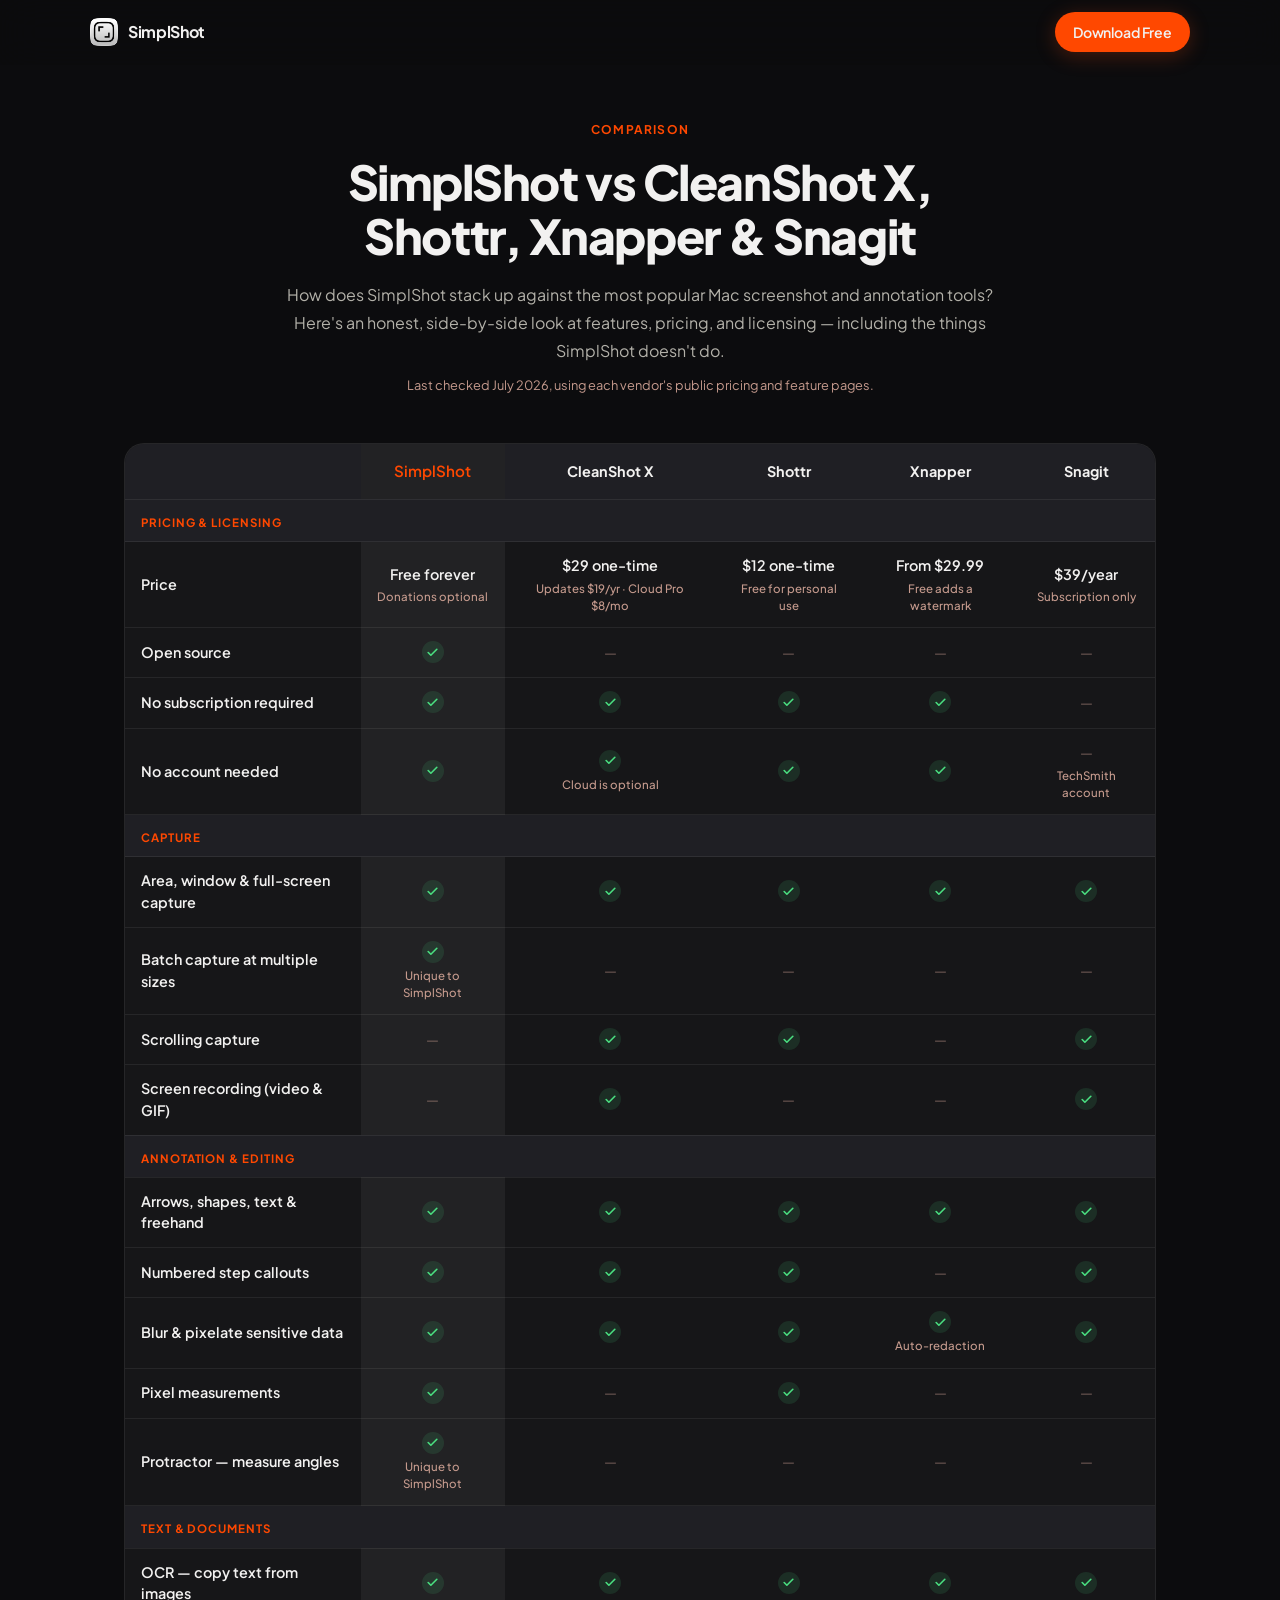
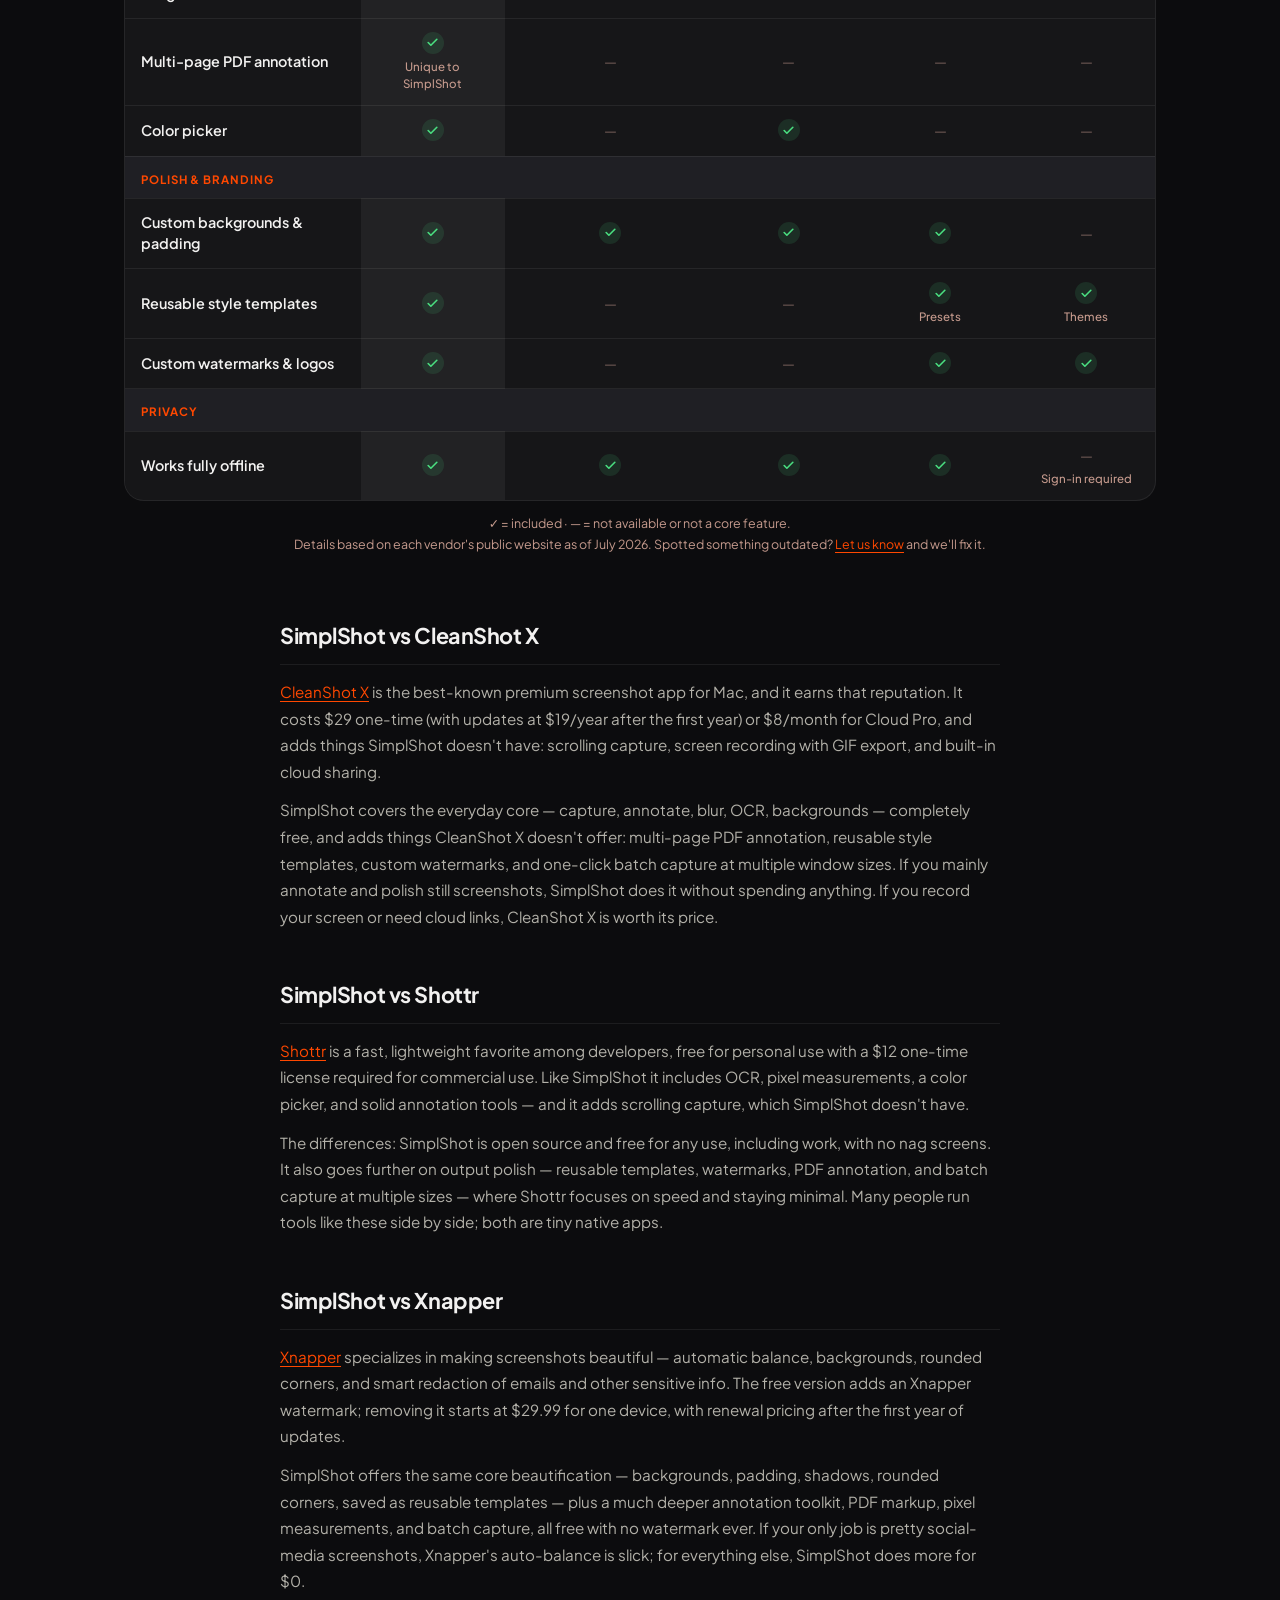
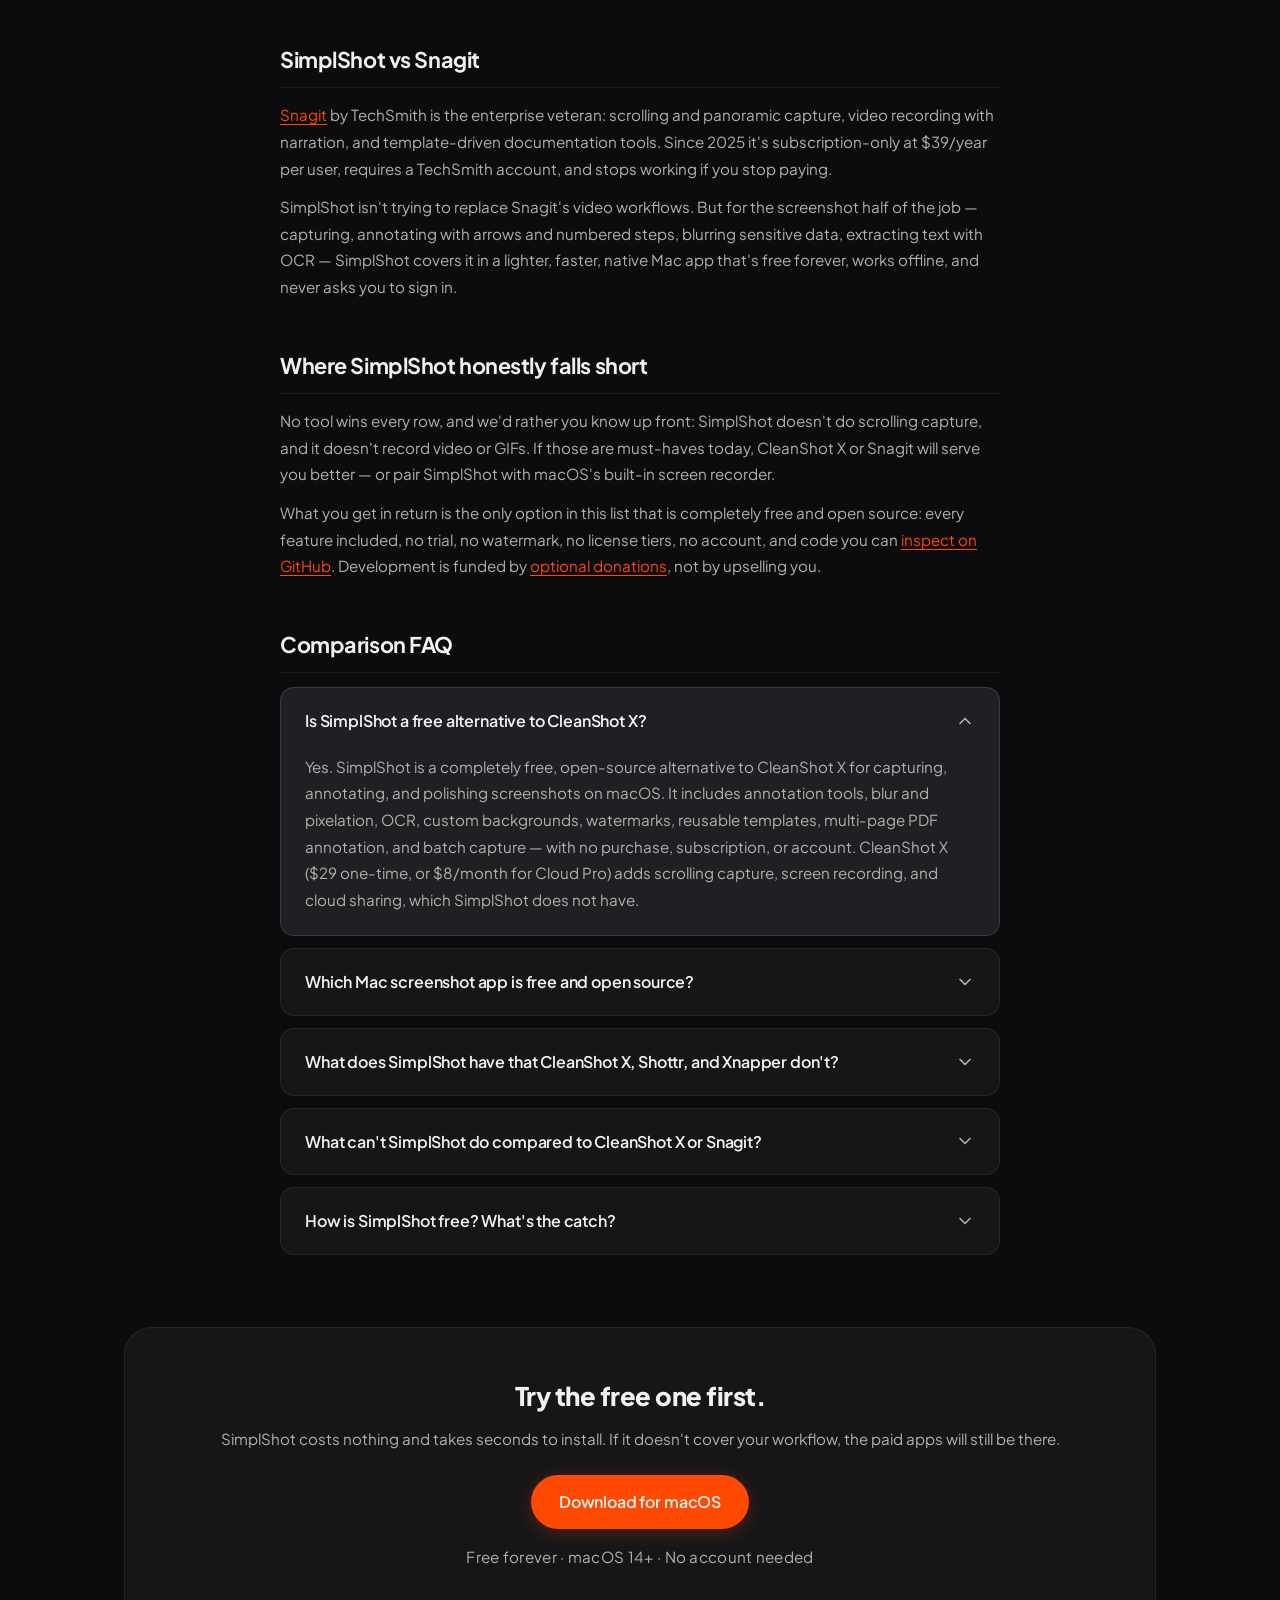
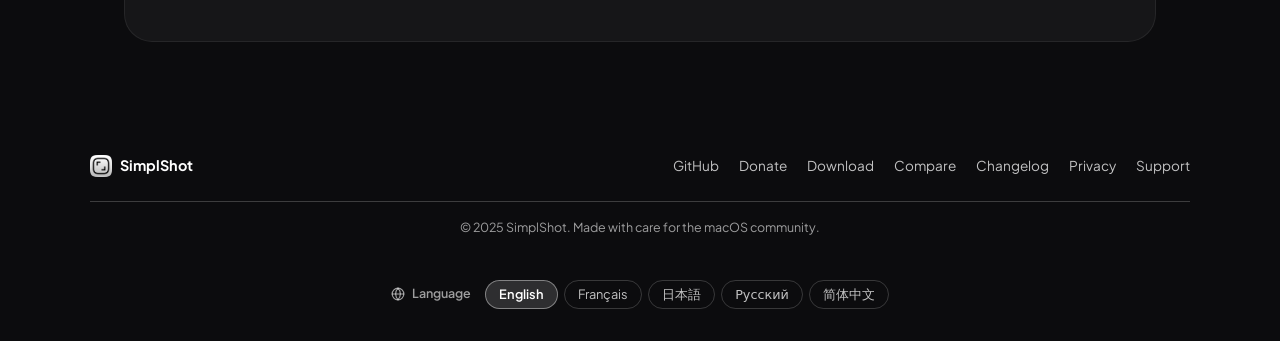
<file: compare.html>
<!DOCTYPE html>
<!-- English source of record. After editing, regenerate the fr/ ja/ ru/ zh/
     copies:  python3 build-i18n.py   (it reports any untranslated strings). -->
<html lang="en">
<head>
  <meta charset="UTF-8" />
  <meta name="viewport" content="width=device-width, initial-scale=1.0" />

  <!-- Language: remember the footer picker's choice, and send first-time
       visitors to their own language when we have one. Runs before paint so
       there is no flash of English. Add ?nolang to opt out. -->
  <script>
  (function () {
    var SS_PAGE_LANG = 'en';
    var LOCALES = { en: 1, fr: 1, ja: 1, ru: 1, zh: 1 };
    var KEY = 'ss-lang';

    document.addEventListener('click', function (e) {
      var el = e.target;
      var a = el && el.closest ? el.closest('.lang-list a[data-lang]') : null;
      if (!a) return;
      try { localStorage.setItem(KEY, a.getAttribute('data-lang')); } catch (err) {}
    });

    if (SS_PAGE_LANG !== 'en') return;
    if (location.search.indexOf('nolang') !== -1) return;

    var stored = null;
    try { stored = localStorage.getItem(KEY); } catch (err) {}
    if (stored === 'en') return;

    var target = null;
    if (stored && LOCALES[stored]) {
      target = stored;
    } else if (!stored) {
      var tags = (navigator.languages && navigator.languages.length)
        ? navigator.languages
        : [navigator.language || ''];
      for (var i = 0; i < tags.length; i++) {
        var tag = String(tags[i] || '').toLowerCase();
        var primary = tag.split('-')[0];
        if (primary === 'en') return;
        if (primary === 'zh') {
          // We only ship Simplified; leave Traditional readers on English.
          if (tag.indexOf('hant') !== -1 || /-(tw|hk|mo)$/.test(tag)) continue;
          target = 'zh';
          break;
        }
        if (LOCALES[primary]) { target = primary; break; }
      }
    }
    if (!target || target === 'en') return;

    var rest = location.pathname.replace(/^\/+/, '');
    if (rest === 'index.html') rest = '';
    location.replace('/' + target + '/' + rest + location.search + location.hash);
  })();
  </script>

  <title>SimplShot vs CleanShot X, Shottr, Xnapper &amp; Snagit — Mac Screenshot App Comparison</title>
  <meta name="description" content="Compare SimplShot with CleanShot X, Shottr, Xnapper, and Snagit: features, pricing, and licensing side by side. SimplShot is the only one that's completely free and open source — no subscription, no account, no watermark." />
  <link rel="canonical" href="https://simplshot.com/compare" />
  <!-- HREFLANG -->
  <link rel="alternate" hreflang="en" href="https://simplshot.com/compare" />
  <link rel="alternate" hreflang="fr" href="https://simplshot.com/fr/compare" />
  <link rel="alternate" hreflang="ja" href="https://simplshot.com/ja/compare" />
  <link rel="alternate" hreflang="ru" href="https://simplshot.com/ru/compare" />
  <link rel="alternate" hreflang="zh-Hans" href="https://simplshot.com/zh/compare" />
  <link rel="alternate" hreflang="x-default" href="https://simplshot.com/compare" />
  <!-- /HREFLANG -->
  <meta name="robots" content="index, follow, max-image-preview:large, max-snippet:-1" />
  <meta name="author" content="Atle Mo" />
  <meta name="theme-color" content="#FF4800" />
  <link rel="icon" href="assets/app_icon.png" type="image/png" />
  <link rel="apple-touch-icon" href="assets/app_icon.png" />
  <meta property="og:type" content="website" />
  <meta property="og:site_name" content="SimplShot" />
  <meta property="og:title" content="SimplShot vs CleanShot X, Shottr, Xnapper &amp; Snagit" />
  <meta property="og:description" content="Side-by-side comparison of Mac screenshot tools: features, pricing, and licensing. SimplShot is the only fully free, open-source option." />
  <meta property="og:url" content="https://simplshot.com/compare" />
  <meta property="og:image" content="https://simplshot.com/assets/og-image.jpg" />
  <meta name="twitter:card" content="summary_large_image" />
  <meta name="twitter:image" content="https://simplshot.com/assets/og-image.jpg" />
  <link rel="preconnect" href="https://fonts.googleapis.com" />
  <link rel="preconnect" href="https://fonts.gstatic.com" crossorigin />
  <link href="https://fonts.googleapis.com/css2?family=Plus+Jakarta+Sans:wght@400;500;600;700;800&display=swap" rel="stylesheet" />
  <!-- Google Analytics -->
  <script async src="https://www.googletagmanager.com/gtag/js?id=G-KRPH0QPEMD"></script>
  <script>
    window.dataLayer = window.dataLayer || [];
    function gtag(){dataLayer.push(arguments);}
    gtag('js', new Date());
    gtag('config', 'G-KRPH0QPEMD');
  </script>
  <link rel="stylesheet" href="style.css" />
  <style>
    .cmp-wrap {
      max-width: 1080px;
      margin: 0 auto;
      padding: 120px 24px 80px;
    }
    .cmp-header {
      max-width: 720px;
      margin: 0 auto 24px;
      text-align: center;
    }
    .cmp-eyebrow {
      font-size: 0.75rem;
      font-weight: 700;
      letter-spacing: 0.1em;
      text-transform: uppercase;
      color: var(--accent);
      margin-bottom: 16px;
      display: block;
    }
    .cmp-title {
      font-size: clamp(1.5rem, 5vw, 3rem);
      overflow-wrap: break-word;
      font-weight: 800;
      letter-spacing: -0.03em;
      line-height: 1.12;
      margin-bottom: 18px;
    }
    .cmp-intro {
      font-size: 1rem;
      color: var(--text-2);
      line-height: 1.75;
      margin-bottom: 10px;
    }
    .cmp-updated {
      font-size: 0.8rem;
      color: var(--text-3);
    }

    /* Table */
    .cmp-table-scroll {
      overflow-x: auto;
      -webkit-overflow-scrolling: touch;
      margin: 48px 0 12px;
      border: 1px solid var(--border);
      border-radius: var(--radius-lg);
      background: var(--surface);
    }
    table.cmp-table {
      border-collapse: collapse;
      width: 100%;
      min-width: 880px;
      font-size: 0.9rem;
    }
    .cmp-table caption { display: none; }
    .cmp-table th,
    .cmp-table td {
      padding: 13px 16px;
      text-align: center;
      border-bottom: 1px solid var(--border);
      color: var(--text-2);
      line-height: 1.5;
      vertical-align: middle;
    }
    .cmp-table thead th {
      font-weight: 700;
      color: var(--text-1);
      font-size: 0.9rem;
      background: var(--surface-2);
      padding-top: 16px;
      padding-bottom: 16px;
      white-space: nowrap;
    }
    .cmp-table thead th small {
      display: block;
      font-weight: 500;
      font-size: 0.72rem;
      color: var(--text-3);
      margin-top: 2px;
    }
    .cmp-table th[scope="row"] {
      text-align: left;
      font-weight: 600;
      color: var(--text-1);
      background: var(--surface);
      position: sticky;
      left: 0;
      min-width: 200px;
      max-width: 240px;
      box-shadow: 1px 0 0 var(--border);
    }
    .cmp-table thead th:first-child {
      position: sticky;
      left: 0;
      z-index: 2;
      background: var(--surface-2);
      box-shadow: 1px 0 0 var(--border);
    }
    .cmp-group th {
      text-align: left !important;
      background: var(--surface-2) !important;
      color: var(--accent) !important;
      font-size: 0.72rem;
      font-weight: 700;
      letter-spacing: 0.08em;
      text-transform: uppercase;
      padding-top: 14px;
      padding-bottom: 10px;
    }
    .cmp-table tbody tr:last-child td,
    .cmp-table tbody tr:last-child th { border-bottom: none; }

    /* SimplShot column highlight */
    .cmp-table th.cmp-us,
    .cmp-table td.cmp-us {
      background: rgba(255, 255, 255, 0.05);
      color: var(--text-1);
      font-weight: 600;
    }
    .cmp-table thead th.cmp-us {
      color: var(--accent);
      font-size: 0.95rem;
    }

    .cmp-yes, .cmp-no {
      display: inline-flex;
      align-items: center;
      justify-content: center;
      width: 22px;
      height: 22px;
      border-radius: 50%;
    }
    .cmp-yes {
      background: var(--green-dim);
      color: var(--green);
    }
    .cmp-no {
      color: var(--text-3);
      opacity: 0.55;
      font-weight: 400;
    }
    .cmp-yes svg { width: 13px; height: 13px; }
    .cmp-note {
      display: block;
      font-size: 0.72rem;
      color: var(--text-3);
      font-weight: 500;
      margin-top: 3px;
    }
    .cmp-price { font-weight: 600; color: var(--text-1); white-space: nowrap; }

    .cmp-legend {
      font-size: 0.78rem;
      color: var(--text-3);
      text-align: center;
      margin-bottom: 64px;
      line-height: 1.7;
    }
    .cmp-legend a { color: var(--accent); text-decoration: underline; text-underline-offset: 3px; }

    /* Prose sections */
    .cmp-sections {
      max-width: 720px;
      margin: 0 auto;
    }
    .cmp-section { margin-bottom: 48px; }
    .cmp-section h2 {
      font-size: 1.35rem;
      font-weight: 700;
      letter-spacing: -0.02em;
      color: var(--text-1);
      margin-bottom: 14px;
      padding-bottom: 10px;
      border-bottom: 1px solid var(--border);
    }
    .cmp-section p {
      font-size: 0.95rem;
      color: var(--text-2);
      line-height: 1.75;
      margin-bottom: 12px;
    }
    .cmp-section p:last-child { margin-bottom: 0; }
    .cmp-section a { color: var(--accent); text-decoration: underline; text-underline-offset: 3px; }
    .cmp-section a:hover { opacity: 0.8; }

    /* CTA */
    .cmp-cta {
      text-align: center;
      margin: 72px auto 0;
      padding: 48px 32px;
      background: var(--surface);
      border: 1px solid var(--border);
      border-radius: var(--radius-xl);
    }
    .cmp-cta h2 {
      font-size: 1.6rem;
      font-weight: 800;
      letter-spacing: -0.02em;
      margin-bottom: 10px;
    }
    .cmp-cta p {
      color: var(--text-2);
      font-size: 0.95rem;
      margin-bottom: 24px;
    }
    .cmp-cta .hero-meta { margin-top: 16px; }

    @media (max-width: 640px) {
      .cmp-wrap { padding-top: 100px; }
      .cmp-table th[scope="row"] { min-width: 150px; max-width: 170px; font-size: 0.82rem; }
      .cmp-table th, .cmp-table td { padding: 11px 12px; }
    }
  </style>
</head>
<body>

  <!-- NAV -->
  <nav class="nav scrolled" id="nav">
    <div class="nav-inner">
      <a href="index.html" class="nav-logo">
        <img src="assets/app_icon.png" alt="SimplShot icon" class="nav-icon" />
        <span>SimplShot</span>
      </a>
      <a href="https://github.com/atlemo/SimplShot-App/releases/download/1.5.9/SimplShot.dmg" class="btn btn-accent nav-cta" download data-download>
        Download Free
      </a>
    </div>
  </nav>

  <main class="cmp-wrap">

    <header class="cmp-header">
      <span class="cmp-eyebrow">Comparison</span>
      <h1 class="cmp-title">SimplShot vs CleanShot&nbsp;X, Shottr, Xnapper &amp; Snagit</h1>
      <p class="cmp-intro">How does SimplShot stack up against the most popular Mac screenshot and annotation tools? Here's an honest, side-by-side look at features, pricing, and licensing — including the things SimplShot doesn't do.</p>
      <p class="cmp-updated">Last checked July 2026, using each vendor's public pricing and feature pages.</p>
    </header>

    <!-- COMPARISON TABLE -->
    <div class="cmp-table-scroll" role="region" aria-label="Feature comparison table" tabindex="0">
      <table class="cmp-table">
        <caption>Feature and pricing comparison of SimplShot, CleanShot X, Shottr, Xnapper, and Snagit</caption>
        <thead>
          <tr>
            <th scope="col"><span class="visually-hidden">Feature</span></th>
            <th scope="col" class="cmp-us">SimplShot</th>
            <th scope="col">CleanShot X</th>
            <th scope="col">Shottr</th>
            <th scope="col">Xnapper</th>
            <th scope="col">Snagit</th>
          </tr>
        </thead>
        <tbody>
          <tr class="cmp-group"><th colspan="6" scope="colgroup">Pricing &amp; Licensing</th></tr>
          <tr>
            <th scope="row">Price</th>
            <td class="cmp-us"><span class="cmp-price">Free forever</span><span class="cmp-note">Donations optional</span></td>
            <td><span class="cmp-price">$29 one-time</span><span class="cmp-note">Updates $19/yr · Cloud Pro $8/mo</span></td>
            <td><span class="cmp-price">$12 one-time</span><span class="cmp-note">Free for personal use</span></td>
            <td><span class="cmp-price">From $29.99</span><span class="cmp-note">Free adds a watermark</span></td>
            <td><span class="cmp-price">$39/year</span><span class="cmp-note">Subscription only</span></td>
          </tr>
          <tr>
            <th scope="row">Open source</th>
            <td class="cmp-us"><span class="cmp-yes" aria-hidden="true"><svg viewBox="0 0 24 24" fill="none" stroke="currentColor" stroke-width="3" stroke-linecap="round" stroke-linejoin="round"><path d="M20 6 9 17l-5-5"/></svg></span><span class="visually-hidden">Yes</span></td>
            <td><span class="cmp-no" aria-hidden="true">—</span><span class="visually-hidden">No</span></td>
            <td><span class="cmp-no" aria-hidden="true">—</span><span class="visually-hidden">No</span></td>
            <td><span class="cmp-no" aria-hidden="true">—</span><span class="visually-hidden">No</span></td>
            <td><span class="cmp-no" aria-hidden="true">—</span><span class="visually-hidden">No</span></td>
          </tr>
          <tr>
            <th scope="row">No subscription required</th>
            <td class="cmp-us"><span class="cmp-yes" aria-hidden="true"><svg viewBox="0 0 24 24" fill="none" stroke="currentColor" stroke-width="3" stroke-linecap="round" stroke-linejoin="round"><path d="M20 6 9 17l-5-5"/></svg></span><span class="visually-hidden">Yes</span></td>
            <td><span class="cmp-yes" aria-hidden="true"><svg viewBox="0 0 24 24" fill="none" stroke="currentColor" stroke-width="3" stroke-linecap="round" stroke-linejoin="round"><path d="M20 6 9 17l-5-5"/></svg></span><span class="visually-hidden">Yes</span></td>
            <td><span class="cmp-yes" aria-hidden="true"><svg viewBox="0 0 24 24" fill="none" stroke="currentColor" stroke-width="3" stroke-linecap="round" stroke-linejoin="round"><path d="M20 6 9 17l-5-5"/></svg></span><span class="visually-hidden">Yes</span></td>
            <td><span class="cmp-yes" aria-hidden="true"><svg viewBox="0 0 24 24" fill="none" stroke="currentColor" stroke-width="3" stroke-linecap="round" stroke-linejoin="round"><path d="M20 6 9 17l-5-5"/></svg></span><span class="visually-hidden">Yes</span></td>
            <td><span class="cmp-no" aria-hidden="true">—</span><span class="visually-hidden">No</span></td>
          </tr>
          <tr>
            <th scope="row">No account needed</th>
            <td class="cmp-us"><span class="cmp-yes" aria-hidden="true"><svg viewBox="0 0 24 24" fill="none" stroke="currentColor" stroke-width="3" stroke-linecap="round" stroke-linejoin="round"><path d="M20 6 9 17l-5-5"/></svg></span><span class="visually-hidden">Yes</span></td>
            <td><span class="cmp-yes" aria-hidden="true"><svg viewBox="0 0 24 24" fill="none" stroke="currentColor" stroke-width="3" stroke-linecap="round" stroke-linejoin="round"><path d="M20 6 9 17l-5-5"/></svg></span><span class="visually-hidden">Yes</span><span class="cmp-note">Cloud is optional</span></td>
            <td><span class="cmp-yes" aria-hidden="true"><svg viewBox="0 0 24 24" fill="none" stroke="currentColor" stroke-width="3" stroke-linecap="round" stroke-linejoin="round"><path d="M20 6 9 17l-5-5"/></svg></span><span class="visually-hidden">Yes</span></td>
            <td><span class="cmp-yes" aria-hidden="true"><svg viewBox="0 0 24 24" fill="none" stroke="currentColor" stroke-width="3" stroke-linecap="round" stroke-linejoin="round"><path d="M20 6 9 17l-5-5"/></svg></span><span class="visually-hidden">Yes</span></td>
            <td><span class="cmp-no" aria-hidden="true">—</span><span class="visually-hidden">No</span><span class="cmp-note">TechSmith account</span></td>
          </tr>

          <tr class="cmp-group"><th colspan="6" scope="colgroup">Capture</th></tr>
          <tr>
            <th scope="row">Area, window &amp; full-screen capture</th>
            <td class="cmp-us"><span class="cmp-yes" aria-hidden="true"><svg viewBox="0 0 24 24" fill="none" stroke="currentColor" stroke-width="3" stroke-linecap="round" stroke-linejoin="round"><path d="M20 6 9 17l-5-5"/></svg></span><span class="visually-hidden">Yes</span></td>
            <td><span class="cmp-yes" aria-hidden="true"><svg viewBox="0 0 24 24" fill="none" stroke="currentColor" stroke-width="3" stroke-linecap="round" stroke-linejoin="round"><path d="M20 6 9 17l-5-5"/></svg></span><span class="visually-hidden">Yes</span></td>
            <td><span class="cmp-yes" aria-hidden="true"><svg viewBox="0 0 24 24" fill="none" stroke="currentColor" stroke-width="3" stroke-linecap="round" stroke-linejoin="round"><path d="M20 6 9 17l-5-5"/></svg></span><span class="visually-hidden">Yes</span></td>
            <td><span class="cmp-yes" aria-hidden="true"><svg viewBox="0 0 24 24" fill="none" stroke="currentColor" stroke-width="3" stroke-linecap="round" stroke-linejoin="round"><path d="M20 6 9 17l-5-5"/></svg></span><span class="visually-hidden">Yes</span></td>
            <td><span class="cmp-yes" aria-hidden="true"><svg viewBox="0 0 24 24" fill="none" stroke="currentColor" stroke-width="3" stroke-linecap="round" stroke-linejoin="round"><path d="M20 6 9 17l-5-5"/></svg></span><span class="visually-hidden">Yes</span></td>
          </tr>
          <tr>
            <th scope="row">Batch capture at multiple sizes</th>
            <td class="cmp-us"><span class="cmp-yes" aria-hidden="true"><svg viewBox="0 0 24 24" fill="none" stroke="currentColor" stroke-width="3" stroke-linecap="round" stroke-linejoin="round"><path d="M20 6 9 17l-5-5"/></svg></span><span class="visually-hidden">Yes</span><span class="cmp-note">Unique to SimplShot</span></td>
            <td><span class="cmp-no" aria-hidden="true">—</span><span class="visually-hidden">No</span></td>
            <td><span class="cmp-no" aria-hidden="true">—</span><span class="visually-hidden">No</span></td>
            <td><span class="cmp-no" aria-hidden="true">—</span><span class="visually-hidden">No</span></td>
            <td><span class="cmp-no" aria-hidden="true">—</span><span class="visually-hidden">No</span></td>
          </tr>
          <tr>
            <th scope="row">Scrolling capture</th>
            <td class="cmp-us"><span class="cmp-no" aria-hidden="true">—</span><span class="visually-hidden">No</span></td>
            <td><span class="cmp-yes" aria-hidden="true"><svg viewBox="0 0 24 24" fill="none" stroke="currentColor" stroke-width="3" stroke-linecap="round" stroke-linejoin="round"><path d="M20 6 9 17l-5-5"/></svg></span><span class="visually-hidden">Yes</span></td>
            <td><span class="cmp-yes" aria-hidden="true"><svg viewBox="0 0 24 24" fill="none" stroke="currentColor" stroke-width="3" stroke-linecap="round" stroke-linejoin="round"><path d="M20 6 9 17l-5-5"/></svg></span><span class="visually-hidden">Yes</span></td>
            <td><span class="cmp-no" aria-hidden="true">—</span><span class="visually-hidden">No</span></td>
            <td><span class="cmp-yes" aria-hidden="true"><svg viewBox="0 0 24 24" fill="none" stroke="currentColor" stroke-width="3" stroke-linecap="round" stroke-linejoin="round"><path d="M20 6 9 17l-5-5"/></svg></span><span class="visually-hidden">Yes</span></td>
          </tr>
          <tr>
            <th scope="row">Screen recording (video &amp; GIF)</th>
            <td class="cmp-us"><span class="cmp-no" aria-hidden="true">—</span><span class="visually-hidden">No</span></td>
            <td><span class="cmp-yes" aria-hidden="true"><svg viewBox="0 0 24 24" fill="none" stroke="currentColor" stroke-width="3" stroke-linecap="round" stroke-linejoin="round"><path d="M20 6 9 17l-5-5"/></svg></span><span class="visually-hidden">Yes</span></td>
            <td><span class="cmp-no" aria-hidden="true">—</span><span class="visually-hidden">No</span></td>
            <td><span class="cmp-no" aria-hidden="true">—</span><span class="visually-hidden">No</span></td>
            <td><span class="cmp-yes" aria-hidden="true"><svg viewBox="0 0 24 24" fill="none" stroke="currentColor" stroke-width="3" stroke-linecap="round" stroke-linejoin="round"><path d="M20 6 9 17l-5-5"/></svg></span><span class="visually-hidden">Yes</span></td>
          </tr>

          <tr class="cmp-group"><th colspan="6" scope="colgroup">Annotation &amp; Editing</th></tr>
          <tr>
            <th scope="row">Arrows, shapes, text &amp; freehand</th>
            <td class="cmp-us"><span class="cmp-yes" aria-hidden="true"><svg viewBox="0 0 24 24" fill="none" stroke="currentColor" stroke-width="3" stroke-linecap="round" stroke-linejoin="round"><path d="M20 6 9 17l-5-5"/></svg></span><span class="visually-hidden">Yes</span></td>
            <td><span class="cmp-yes" aria-hidden="true"><svg viewBox="0 0 24 24" fill="none" stroke="currentColor" stroke-width="3" stroke-linecap="round" stroke-linejoin="round"><path d="M20 6 9 17l-5-5"/></svg></span><span class="visually-hidden">Yes</span></td>
            <td><span class="cmp-yes" aria-hidden="true"><svg viewBox="0 0 24 24" fill="none" stroke="currentColor" stroke-width="3" stroke-linecap="round" stroke-linejoin="round"><path d="M20 6 9 17l-5-5"/></svg></span><span class="visually-hidden">Yes</span></td>
            <td><span class="cmp-yes" aria-hidden="true"><svg viewBox="0 0 24 24" fill="none" stroke="currentColor" stroke-width="3" stroke-linecap="round" stroke-linejoin="round"><path d="M20 6 9 17l-5-5"/></svg></span><span class="visually-hidden">Yes</span></td>
            <td><span class="cmp-yes" aria-hidden="true"><svg viewBox="0 0 24 24" fill="none" stroke="currentColor" stroke-width="3" stroke-linecap="round" stroke-linejoin="round"><path d="M20 6 9 17l-5-5"/></svg></span><span class="visually-hidden">Yes</span></td>
          </tr>
          <tr>
            <th scope="row">Numbered step callouts</th>
            <td class="cmp-us"><span class="cmp-yes" aria-hidden="true"><svg viewBox="0 0 24 24" fill="none" stroke="currentColor" stroke-width="3" stroke-linecap="round" stroke-linejoin="round"><path d="M20 6 9 17l-5-5"/></svg></span><span class="visually-hidden">Yes</span></td>
            <td><span class="cmp-yes" aria-hidden="true"><svg viewBox="0 0 24 24" fill="none" stroke="currentColor" stroke-width="3" stroke-linecap="round" stroke-linejoin="round"><path d="M20 6 9 17l-5-5"/></svg></span><span class="visually-hidden">Yes</span></td>
            <td><span class="cmp-yes" aria-hidden="true"><svg viewBox="0 0 24 24" fill="none" stroke="currentColor" stroke-width="3" stroke-linecap="round" stroke-linejoin="round"><path d="M20 6 9 17l-5-5"/></svg></span><span class="visually-hidden">Yes</span></td>
            <td><span class="cmp-no" aria-hidden="true">—</span><span class="visually-hidden">No</span></td>
            <td><span class="cmp-yes" aria-hidden="true"><svg viewBox="0 0 24 24" fill="none" stroke="currentColor" stroke-width="3" stroke-linecap="round" stroke-linejoin="round"><path d="M20 6 9 17l-5-5"/></svg></span><span class="visually-hidden">Yes</span></td>
          </tr>
          <tr>
            <th scope="row">Blur &amp; pixelate sensitive data</th>
            <td class="cmp-us"><span class="cmp-yes" aria-hidden="true"><svg viewBox="0 0 24 24" fill="none" stroke="currentColor" stroke-width="3" stroke-linecap="round" stroke-linejoin="round"><path d="M20 6 9 17l-5-5"/></svg></span><span class="visually-hidden">Yes</span></td>
            <td><span class="cmp-yes" aria-hidden="true"><svg viewBox="0 0 24 24" fill="none" stroke="currentColor" stroke-width="3" stroke-linecap="round" stroke-linejoin="round"><path d="M20 6 9 17l-5-5"/></svg></span><span class="visually-hidden">Yes</span></td>
            <td><span class="cmp-yes" aria-hidden="true"><svg viewBox="0 0 24 24" fill="none" stroke="currentColor" stroke-width="3" stroke-linecap="round" stroke-linejoin="round"><path d="M20 6 9 17l-5-5"/></svg></span><span class="visually-hidden">Yes</span></td>
            <td><span class="cmp-yes" aria-hidden="true"><svg viewBox="0 0 24 24" fill="none" stroke="currentColor" stroke-width="3" stroke-linecap="round" stroke-linejoin="round"><path d="M20 6 9 17l-5-5"/></svg></span><span class="visually-hidden">Yes</span><span class="cmp-note">Auto-redaction</span></td>
            <td><span class="cmp-yes" aria-hidden="true"><svg viewBox="0 0 24 24" fill="none" stroke="currentColor" stroke-width="3" stroke-linecap="round" stroke-linejoin="round"><path d="M20 6 9 17l-5-5"/></svg></span><span class="visually-hidden">Yes</span></td>
          </tr>
          <tr>
            <th scope="row">Pixel measurements</th>
            <td class="cmp-us"><span class="cmp-yes" aria-hidden="true"><svg viewBox="0 0 24 24" fill="none" stroke="currentColor" stroke-width="3" stroke-linecap="round" stroke-linejoin="round"><path d="M20 6 9 17l-5-5"/></svg></span><span class="visually-hidden">Yes</span></td>
            <td><span class="cmp-no" aria-hidden="true">—</span><span class="visually-hidden">No</span></td>
            <td><span class="cmp-yes" aria-hidden="true"><svg viewBox="0 0 24 24" fill="none" stroke="currentColor" stroke-width="3" stroke-linecap="round" stroke-linejoin="round"><path d="M20 6 9 17l-5-5"/></svg></span><span class="visually-hidden">Yes</span></td>
            <td><span class="cmp-no" aria-hidden="true">—</span><span class="visually-hidden">No</span></td>
            <td><span class="cmp-no" aria-hidden="true">—</span><span class="visually-hidden">No</span></td>
          </tr>
          <tr>
            <th scope="row">Protractor — measure angles</th>
            <td class="cmp-us"><span class="cmp-yes" aria-hidden="true"><svg viewBox="0 0 24 24" fill="none" stroke="currentColor" stroke-width="3" stroke-linecap="round" stroke-linejoin="round"><path d="M20 6 9 17l-5-5"/></svg></span><span class="visually-hidden">Yes</span><span class="cmp-note">Unique to SimplShot</span></td>
            <td><span class="cmp-no" aria-hidden="true">—</span><span class="visually-hidden">No</span></td>
            <td><span class="cmp-no" aria-hidden="true">—</span><span class="visually-hidden">No</span></td>
            <td><span class="cmp-no" aria-hidden="true">—</span><span class="visually-hidden">No</span></td>
            <td><span class="cmp-no" aria-hidden="true">—</span><span class="visually-hidden">No</span></td>
          </tr>

          <tr class="cmp-group"><th colspan="6" scope="colgroup">Text &amp; Documents</th></tr>
          <tr>
            <th scope="row">OCR — copy text from images</th>
            <td class="cmp-us"><span class="cmp-yes" aria-hidden="true"><svg viewBox="0 0 24 24" fill="none" stroke="currentColor" stroke-width="3" stroke-linecap="round" stroke-linejoin="round"><path d="M20 6 9 17l-5-5"/></svg></span><span class="visually-hidden">Yes</span></td>
            <td><span class="cmp-yes" aria-hidden="true"><svg viewBox="0 0 24 24" fill="none" stroke="currentColor" stroke-width="3" stroke-linecap="round" stroke-linejoin="round"><path d="M20 6 9 17l-5-5"/></svg></span><span class="visually-hidden">Yes</span></td>
            <td><span class="cmp-yes" aria-hidden="true"><svg viewBox="0 0 24 24" fill="none" stroke="currentColor" stroke-width="3" stroke-linecap="round" stroke-linejoin="round"><path d="M20 6 9 17l-5-5"/></svg></span><span class="visually-hidden">Yes</span></td>
            <td><span class="cmp-yes" aria-hidden="true"><svg viewBox="0 0 24 24" fill="none" stroke="currentColor" stroke-width="3" stroke-linecap="round" stroke-linejoin="round"><path d="M20 6 9 17l-5-5"/></svg></span><span class="visually-hidden">Yes</span></td>
            <td><span class="cmp-yes" aria-hidden="true"><svg viewBox="0 0 24 24" fill="none" stroke="currentColor" stroke-width="3" stroke-linecap="round" stroke-linejoin="round"><path d="M20 6 9 17l-5-5"/></svg></span><span class="visually-hidden">Yes</span></td>
          </tr>
          <tr>
            <th scope="row">Multi-page PDF annotation</th>
            <td class="cmp-us"><span class="cmp-yes" aria-hidden="true"><svg viewBox="0 0 24 24" fill="none" stroke="currentColor" stroke-width="3" stroke-linecap="round" stroke-linejoin="round"><path d="M20 6 9 17l-5-5"/></svg></span><span class="visually-hidden">Yes</span><span class="cmp-note">Unique to SimplShot</span></td>
            <td><span class="cmp-no" aria-hidden="true">—</span><span class="visually-hidden">No</span></td>
            <td><span class="cmp-no" aria-hidden="true">—</span><span class="visually-hidden">No</span></td>
            <td><span class="cmp-no" aria-hidden="true">—</span><span class="visually-hidden">No</span></td>
            <td><span class="cmp-no" aria-hidden="true">—</span><span class="visually-hidden">No</span></td>
          </tr>
          <tr>
            <th scope="row">Color picker</th>
            <td class="cmp-us"><span class="cmp-yes" aria-hidden="true"><svg viewBox="0 0 24 24" fill="none" stroke="currentColor" stroke-width="3" stroke-linecap="round" stroke-linejoin="round"><path d="M20 6 9 17l-5-5"/></svg></span><span class="visually-hidden">Yes</span></td>
            <td><span class="cmp-no" aria-hidden="true">—</span><span class="visually-hidden">No</span></td>
            <td><span class="cmp-yes" aria-hidden="true"><svg viewBox="0 0 24 24" fill="none" stroke="currentColor" stroke-width="3" stroke-linecap="round" stroke-linejoin="round"><path d="M20 6 9 17l-5-5"/></svg></span><span class="visually-hidden">Yes</span></td>
            <td><span class="cmp-no" aria-hidden="true">—</span><span class="visually-hidden">No</span></td>
            <td><span class="cmp-no" aria-hidden="true">—</span><span class="visually-hidden">No</span></td>
          </tr>

          <tr class="cmp-group"><th colspan="6" scope="colgroup">Polish &amp; Branding</th></tr>
          <tr>
            <th scope="row">Custom backgrounds &amp; padding</th>
            <td class="cmp-us"><span class="cmp-yes" aria-hidden="true"><svg viewBox="0 0 24 24" fill="none" stroke="currentColor" stroke-width="3" stroke-linecap="round" stroke-linejoin="round"><path d="M20 6 9 17l-5-5"/></svg></span><span class="visually-hidden">Yes</span></td>
            <td><span class="cmp-yes" aria-hidden="true"><svg viewBox="0 0 24 24" fill="none" stroke="currentColor" stroke-width="3" stroke-linecap="round" stroke-linejoin="round"><path d="M20 6 9 17l-5-5"/></svg></span><span class="visually-hidden">Yes</span></td>
            <td><span class="cmp-yes" aria-hidden="true"><svg viewBox="0 0 24 24" fill="none" stroke="currentColor" stroke-width="3" stroke-linecap="round" stroke-linejoin="round"><path d="M20 6 9 17l-5-5"/></svg></span><span class="visually-hidden">Yes</span></td>
            <td><span class="cmp-yes" aria-hidden="true"><svg viewBox="0 0 24 24" fill="none" stroke="currentColor" stroke-width="3" stroke-linecap="round" stroke-linejoin="round"><path d="M20 6 9 17l-5-5"/></svg></span><span class="visually-hidden">Yes</span></td>
            <td><span class="cmp-no" aria-hidden="true">—</span><span class="visually-hidden">No</span></td>
          </tr>
          <tr>
            <th scope="row">Reusable style templates</th>
            <td class="cmp-us"><span class="cmp-yes" aria-hidden="true"><svg viewBox="0 0 24 24" fill="none" stroke="currentColor" stroke-width="3" stroke-linecap="round" stroke-linejoin="round"><path d="M20 6 9 17l-5-5"/></svg></span><span class="visually-hidden">Yes</span></td>
            <td><span class="cmp-no" aria-hidden="true">—</span><span class="visually-hidden">No</span></td>
            <td><span class="cmp-no" aria-hidden="true">—</span><span class="visually-hidden">No</span></td>
            <td><span class="cmp-yes" aria-hidden="true"><svg viewBox="0 0 24 24" fill="none" stroke="currentColor" stroke-width="3" stroke-linecap="round" stroke-linejoin="round"><path d="M20 6 9 17l-5-5"/></svg></span><span class="visually-hidden">Yes</span><span class="cmp-note">Presets</span></td>
            <td><span class="cmp-yes" aria-hidden="true"><svg viewBox="0 0 24 24" fill="none" stroke="currentColor" stroke-width="3" stroke-linecap="round" stroke-linejoin="round"><path d="M20 6 9 17l-5-5"/></svg></span><span class="visually-hidden">Yes</span><span class="cmp-note">Themes</span></td>
          </tr>
          <tr>
            <th scope="row">Custom watermarks &amp; logos</th>
            <td class="cmp-us"><span class="cmp-yes" aria-hidden="true"><svg viewBox="0 0 24 24" fill="none" stroke="currentColor" stroke-width="3" stroke-linecap="round" stroke-linejoin="round"><path d="M20 6 9 17l-5-5"/></svg></span><span class="visually-hidden">Yes</span></td>
            <td><span class="cmp-no" aria-hidden="true">—</span><span class="visually-hidden">No</span></td>
            <td><span class="cmp-no" aria-hidden="true">—</span><span class="visually-hidden">No</span></td>
            <td><span class="cmp-yes" aria-hidden="true"><svg viewBox="0 0 24 24" fill="none" stroke="currentColor" stroke-width="3" stroke-linecap="round" stroke-linejoin="round"><path d="M20 6 9 17l-5-5"/></svg></span><span class="visually-hidden">Yes</span></td>
            <td><span class="cmp-yes" aria-hidden="true"><svg viewBox="0 0 24 24" fill="none" stroke="currentColor" stroke-width="3" stroke-linecap="round" stroke-linejoin="round"><path d="M20 6 9 17l-5-5"/></svg></span><span class="visually-hidden">Yes</span></td>
          </tr>

          <tr class="cmp-group"><th colspan="6" scope="colgroup">Privacy</th></tr>
          <tr>
            <th scope="row">Works fully offline</th>
            <td class="cmp-us"><span class="cmp-yes" aria-hidden="true"><svg viewBox="0 0 24 24" fill="none" stroke="currentColor" stroke-width="3" stroke-linecap="round" stroke-linejoin="round"><path d="M20 6 9 17l-5-5"/></svg></span><span class="visually-hidden">Yes</span></td>
            <td><span class="cmp-yes" aria-hidden="true"><svg viewBox="0 0 24 24" fill="none" stroke="currentColor" stroke-width="3" stroke-linecap="round" stroke-linejoin="round"><path d="M20 6 9 17l-5-5"/></svg></span><span class="visually-hidden">Yes</span></td>
            <td><span class="cmp-yes" aria-hidden="true"><svg viewBox="0 0 24 24" fill="none" stroke="currentColor" stroke-width="3" stroke-linecap="round" stroke-linejoin="round"><path d="M20 6 9 17l-5-5"/></svg></span><span class="visually-hidden">Yes</span></td>
            <td><span class="cmp-yes" aria-hidden="true"><svg viewBox="0 0 24 24" fill="none" stroke="currentColor" stroke-width="3" stroke-linecap="round" stroke-linejoin="round"><path d="M20 6 9 17l-5-5"/></svg></span><span class="visually-hidden">Yes</span></td>
            <td><span class="cmp-no" aria-hidden="true">—</span><span class="visually-hidden">No</span><span class="cmp-note">Sign-in required</span></td>
          </tr>
        </tbody>
      </table>
    </div>
    <p class="cmp-legend">✓ = included · — = not available or not a core feature.<br/>Details based on each vendor's public website as of July 2026. Spotted something outdated? <a href="https://github.com/atlemo/SimplShot-App/issues" target="_blank" rel="noopener noreferrer">Let us know</a> and we'll fix it.</p>

    <!-- PER-COMPETITOR BREAKDOWNS -->
    <div class="cmp-sections">

      <div class="cmp-section">
        <h2>SimplShot vs CleanShot X</h2>
        <p><a href="https://cleanshot.com/" target="_blank" rel="noopener noreferrer">CleanShot X</a> is the best-known premium screenshot app for Mac, and it earns that reputation. It costs $29 one-time (with updates at $19/year after the first year) or $8/month for Cloud Pro, and adds things SimplShot doesn't have: scrolling capture, screen recording with GIF export, and built-in cloud sharing.</p>
        <p>SimplShot covers the everyday core — capture, annotate, blur, OCR, backgrounds — completely free, and adds things CleanShot X doesn't offer: multi-page PDF annotation, reusable style templates, custom watermarks, and one-click batch capture at multiple window sizes. If you mainly annotate and polish still screenshots, SimplShot does it without spending anything. If you record your screen or need cloud links, CleanShot X is worth its price.</p>
      </div>

      <div class="cmp-section">
        <h2>SimplShot vs Shottr</h2>
        <p><a href="https://shottr.cc/" target="_blank" rel="noopener noreferrer">Shottr</a> is a fast, lightweight favorite among developers, free for personal use with a $12 one-time license required for commercial use. Like SimplShot it includes OCR, pixel measurements, a color picker, and solid annotation tools — and it adds scrolling capture, which SimplShot doesn't have.</p>
        <p>The differences: SimplShot is open source and free for any use, including work, with no nag screens. It also goes further on output polish — reusable templates, watermarks, PDF annotation, and batch capture at multiple sizes — where Shottr focuses on speed and staying minimal. Many people run tools like these side by side; both are tiny native apps.</p>
      </div>

      <div class="cmp-section">
        <h2>SimplShot vs Xnapper</h2>
        <p><a href="https://xnapper.com/" target="_blank" rel="noopener noreferrer">Xnapper</a> specializes in making screenshots beautiful — automatic balance, backgrounds, rounded corners, and smart redaction of emails and other sensitive info. The free version adds an Xnapper watermark; removing it starts at $29.99 for one device, with renewal pricing after the first year of updates.</p>
        <p>SimplShot offers the same core beautification — backgrounds, padding, shadows, rounded corners, saved as reusable templates — plus a much deeper annotation toolkit, PDF markup, pixel measurements, and batch capture, all free with no watermark ever. If your only job is pretty social-media screenshots, Xnapper's auto-balance is slick; for everything else, SimplShot does more for $0.</p>
      </div>

      <div class="cmp-section">
        <h2>SimplShot vs Snagit</h2>
        <p><a href="https://www.techsmith.com/screen-capture.html" target="_blank" rel="noopener noreferrer">Snagit</a> by TechSmith is the enterprise veteran: scrolling and panoramic capture, video recording with narration, and template-driven documentation tools. Since 2025 it's subscription-only at $39/year per user, requires a TechSmith account, and stops working if you stop paying.</p>
        <p>SimplShot isn't trying to replace Snagit's video workflows. But for the screenshot half of the job — capturing, annotating with arrows and numbered steps, blurring sensitive data, extracting text with OCR — SimplShot covers it in a lighter, faster, native Mac app that's free forever, works offline, and never asks you to sign in.</p>
      </div>

      <div class="cmp-section">
        <h2>Where SimplShot honestly falls short</h2>
        <p>No tool wins every row, and we'd rather you know up front: SimplShot doesn't do scrolling capture, and it doesn't record video or GIFs. If those are must-haves today, CleanShot X or Snagit will serve you better — or pair SimplShot with macOS's built-in screen recorder.</p>
        <p>What you get in return is the only option in this list that is completely free and open source: every feature included, no trial, no watermark, no license tiers, no account, and code you can <a href="https://github.com/atlemo/SimplShot-App" target="_blank" rel="noopener noreferrer">inspect on GitHub</a>. Development is funded by <a href="https://liberapay.com/atle/donate" target="_blank" rel="noopener noreferrer">optional donations</a>, not by upselling you.</p>
      </div>

      <!-- FAQ -->
      <div class="cmp-section" id="faq">
        <h2>Comparison FAQ</h2>

        <div class="faq-list">

        <details class="faq-item" open>
          <summary class="faq-summary">Is SimplShot a free alternative to CleanShot X?<i data-lucide="chevron-down" class="faq-chevron"></i></summary>
          <div class="faq-answer"><p>Yes. SimplShot is a completely free, open-source alternative to CleanShot X for capturing, annotating, and polishing screenshots on macOS. It includes annotation tools, blur and pixelation, OCR, custom backgrounds, watermarks, reusable templates, multi-page PDF annotation, and batch capture — with no purchase, subscription, or account. CleanShot X ($29 one-time, or $8/month for Cloud Pro) adds scrolling capture, screen recording, and cloud sharing, which SimplShot does not have.</p></div>
        </details>

        <details class="faq-item">
          <summary class="faq-summary">Which Mac screenshot app is free and open source?<i data-lucide="chevron-down" class="faq-chevron"></i></summary>
          <div class="faq-answer"><p>Among popular Mac screenshot and annotation tools, SimplShot is the only one that is both completely free and open source. CleanShot X, Shottr, Xnapper, and Snagit are all closed source: CleanShot X costs $29 one-time, Shottr requires a $12 license for commercial use, Xnapper starts at $29.99 to remove its watermark, and Snagit is a $39/year subscription.</p></div>
        </details>

        <details class="faq-item">
          <summary class="faq-summary">What does SimplShot have that CleanShot X, Shottr, and Xnapper don't?<i data-lucide="chevron-down" class="faq-chevron"></i></summary>
          <div class="faq-answer"><p>SimplShot is the only app in this comparison with one-click batch capture — capturing a window at multiple preset sizes at once — and the only one that opens and annotates multi-page PDFs directly. It also combines reusable style templates, custom watermarks, pixel measurements, OCR, and a color picker in a single free app.</p></div>
        </details>

        <details class="faq-item">
          <summary class="faq-summary">What can't SimplShot do compared to CleanShot X or Snagit?<i data-lucide="chevron-down" class="faq-chevron"></i></summary>
          <div class="faq-answer"><p>SimplShot does not have scrolling capture, and it does not record video or GIFs. If you need those, CleanShot X or Snagit are better choices for that part of your workflow — or you can pair SimplShot with macOS's built-in screen recorder.</p></div>
        </details>

        <details class="faq-item">
          <summary class="faq-summary">How is SimplShot free? What's the catch?<i data-lucide="chevron-down" class="faq-chevron"></i></summary>
          <div class="faq-answer"><p>There is no catch. SimplShot is an open-source project funded by optional donations through Liberapay. Every feature is included for everyone — there is no trial, no watermark, no paid tier, no account, and no tracking. The full source code is available on GitHub.</p></div>
        </details>

        </div>

      </div>

    </div>

    <!-- CTA -->
    <div class="cmp-cta">
      <h2>Try the free one first.</h2>
      <p>SimplShot costs nothing and takes seconds to install. If it doesn't cover your workflow, the paid apps will still be there.</p>
      <a href="https://github.com/atlemo/SimplShot-App/releases/download/1.5.9/SimplShot.dmg" class="btn btn-accent btn-lg" download data-download>
        Download for macOS
      </a>
      <p class="hero-meta">Free forever · macOS 14+ · No account needed</p>
    </div>

  </main>

  <!-- FOOTER -->
  <footer class="footer">
    <div class="footer-inner">
      <a href="index.html" class="footer-logo">
        <img src="assets/app_icon.png" alt="SimplShot" class="footer-icon" />
        <span>SimplShot</span>
      </a>
      <div class="footer-links">
        <a href="https://github.com/atlemo/SimplShot-App" target="_blank" rel="noopener">GitHub</a>
        <a href="https://liberapay.com/atle/donate" target="_blank" rel="noopener">Donate</a>
        <a href="https://github.com/atlemo/SimplShot-App/releases/download/1.5.9/SimplShot.dmg" download data-download>Download</a>
        <a href="compare">Compare</a>
        <a href="changelog.html">Changelog</a>
        <a href="privacy.html">Privacy</a>
        <a href="support.html">Support</a>
      </div>
      <p class="footer-copy">© 2025 SimplShot. Made with care for the macOS community.</p>
      <!-- LANG-PICKER -->
      <div class="lang-picker" translate="no">
        <span class="lang-picker-label" id="lang-picker-label">
          <i data-lucide="globe" class="lang-icon"></i>Language
        </span>
        <ul class="lang-list" aria-labelledby="lang-picker-label">
          <li><a href="/compare" hreflang="en" lang="en" data-lang="en" aria-current="true">English</a></li>
          <li><a href="/fr/compare" hreflang="fr" lang="fr" data-lang="fr">Français</a></li>
          <li><a href="/ja/compare" hreflang="ja" lang="ja" data-lang="ja">日本語</a></li>
          <li><a href="/ru/compare" hreflang="ru" lang="ru" data-lang="ru">Русский</a></li>
          <li><a href="/zh/compare" hreflang="zh-Hans" lang="zh-Hans" data-lang="zh">简体中文</a></li>
        </ul>
      </div>
      <!-- /LANG-PICKER -->
    </div>
  </footer>

  <script src="assets/lucide.min.js"></script>
  <script>lucide.createIcons();</script>

  <script type="application/ld+json">
  {
    "@context": "https://schema.org",
    "@graph": [
      {
        "@type": "WebPage",
        "@id": "https://simplshot.com/compare#webpage",
        "url": "https://simplshot.com/compare",
        "name": "SimplShot vs CleanShot X, Shottr, Xnapper & Snagit — Mac Screenshot App Comparison",
        "description": "Side-by-side comparison of SimplShot, CleanShot X, Shottr, Xnapper, and Snagit: features, pricing, and licensing for Mac screenshot and annotation tools.",
        "inLanguage": "en",
        "dateModified": "2026-07-08",
        "isPartOf": { "@id": "https://simplshot.com/#website" },
        "publisher": { "@id": "https://simplshot.com/#organization" },
        "about": { "@id": "https://simplshot.com/#software" }
      },
      {
        "@type": "BreadcrumbList",
        "itemListElement": [
          { "@type": "ListItem", "position": 1, "name": "Home", "item": "https://simplshot.com/" },
          { "@type": "ListItem", "position": 2, "name": "Compare", "item": "https://simplshot.com/compare" }
        ]
      },
      {
        "@type": "ItemList",
        "@id": "https://simplshot.com/compare#comparison",
        "name": "Mac screenshot and annotation tools compared",
        "itemListElement": [
          { "@type": "ListItem", "position": 1, "item": { "@id": "https://simplshot.com/#software" } },
          { "@type": "ListItem", "position": 2, "item": { "@type": "SoftwareApplication", "name": "CleanShot X", "operatingSystem": "macOS", "applicationCategory": "MultimediaApplication", "url": "https://cleanshot.com/", "offers": { "@type": "Offer", "price": "29", "priceCurrency": "USD" } } },
          { "@type": "ListItem", "position": 3, "item": { "@type": "SoftwareApplication", "name": "Shottr", "operatingSystem": "macOS", "applicationCategory": "MultimediaApplication", "url": "https://shottr.cc/", "offers": { "@type": "Offer", "price": "12", "priceCurrency": "USD" } } },
          { "@type": "ListItem", "position": 4, "item": { "@type": "SoftwareApplication", "name": "Xnapper", "operatingSystem": "macOS", "applicationCategory": "MultimediaApplication", "url": "https://xnapper.com/", "offers": { "@type": "Offer", "price": "29.99", "priceCurrency": "USD" } } },
          { "@type": "ListItem", "position": 5, "item": { "@type": "SoftwareApplication", "name": "Snagit", "operatingSystem": "macOS", "applicationCategory": "MultimediaApplication", "url": "https://www.techsmith.com/screen-capture.html", "offers": { "@type": "Offer", "price": "39", "priceCurrency": "USD" } } }
        ]
      },
      {
        "@type": "FAQPage",
        "@id": "https://simplshot.com/compare#faq",
        "isPartOf": { "@id": "https://simplshot.com/compare#webpage" },
        "mainEntity": [
          {
            "@type": "Question",
            "name": "Is SimplShot a free alternative to CleanShot X?",
            "acceptedAnswer": {
              "@type": "Answer",
              "text": "Yes. SimplShot is a completely free, open-source alternative to CleanShot X for capturing, annotating, and polishing screenshots on macOS. It includes annotation tools, blur and pixelation, OCR, custom backgrounds, watermarks, reusable templates, multi-page PDF annotation, and batch capture — with no purchase, subscription, or account. CleanShot X ($29 one-time, or $8/month for Cloud Pro) adds scrolling capture, screen recording, and cloud sharing, which SimplShot does not have."
            }
          },
          {
            "@type": "Question",
            "name": "Which Mac screenshot app is free and open source?",
            "acceptedAnswer": {
              "@type": "Answer",
              "text": "Among popular Mac screenshot and annotation tools, SimplShot is the only one that is both completely free and open source. CleanShot X, Shottr, Xnapper, and Snagit are all closed source: CleanShot X costs $29 one-time, Shottr requires a $12 license for commercial use, Xnapper starts at $29.99 to remove its watermark, and Snagit is a $39/year subscription."
            }
          },
          {
            "@type": "Question",
            "name": "What does SimplShot have that CleanShot X, Shottr, and Xnapper don't?",
            "acceptedAnswer": {
              "@type": "Answer",
              "text": "SimplShot is the only app in this comparison with one-click batch capture — capturing a window at multiple preset sizes at once — and the only one that opens and annotates multi-page PDFs directly. It also combines reusable style templates, custom watermarks, pixel measurements, OCR, and a color picker in a single free app."
            }
          },
          {
            "@type": "Question",
            "name": "What can't SimplShot do compared to CleanShot X or Snagit?",
            "acceptedAnswer": {
              "@type": "Answer",
              "text": "SimplShot does not have scrolling capture, and it does not record video or GIFs. If you need those, CleanShot X or Snagit are better choices for that part of your workflow — or you can pair SimplShot with macOS's built-in screen recorder."
            }
          },
          {
            "@type": "Question",
            "name": "How is SimplShot free? What's the catch?",
            "acceptedAnswer": {
              "@type": "Answer",
              "text": "There is no catch. SimplShot is an open-source project funded by optional donations through Liberapay. Every feature is included for everyone — there is no trial, no watermark, no paid tier, no account, and no tracking. The full source code is available on GitHub."
            }
          }
        ]
      }
    ]
  }
  </script>

</body>
</html>
</file>
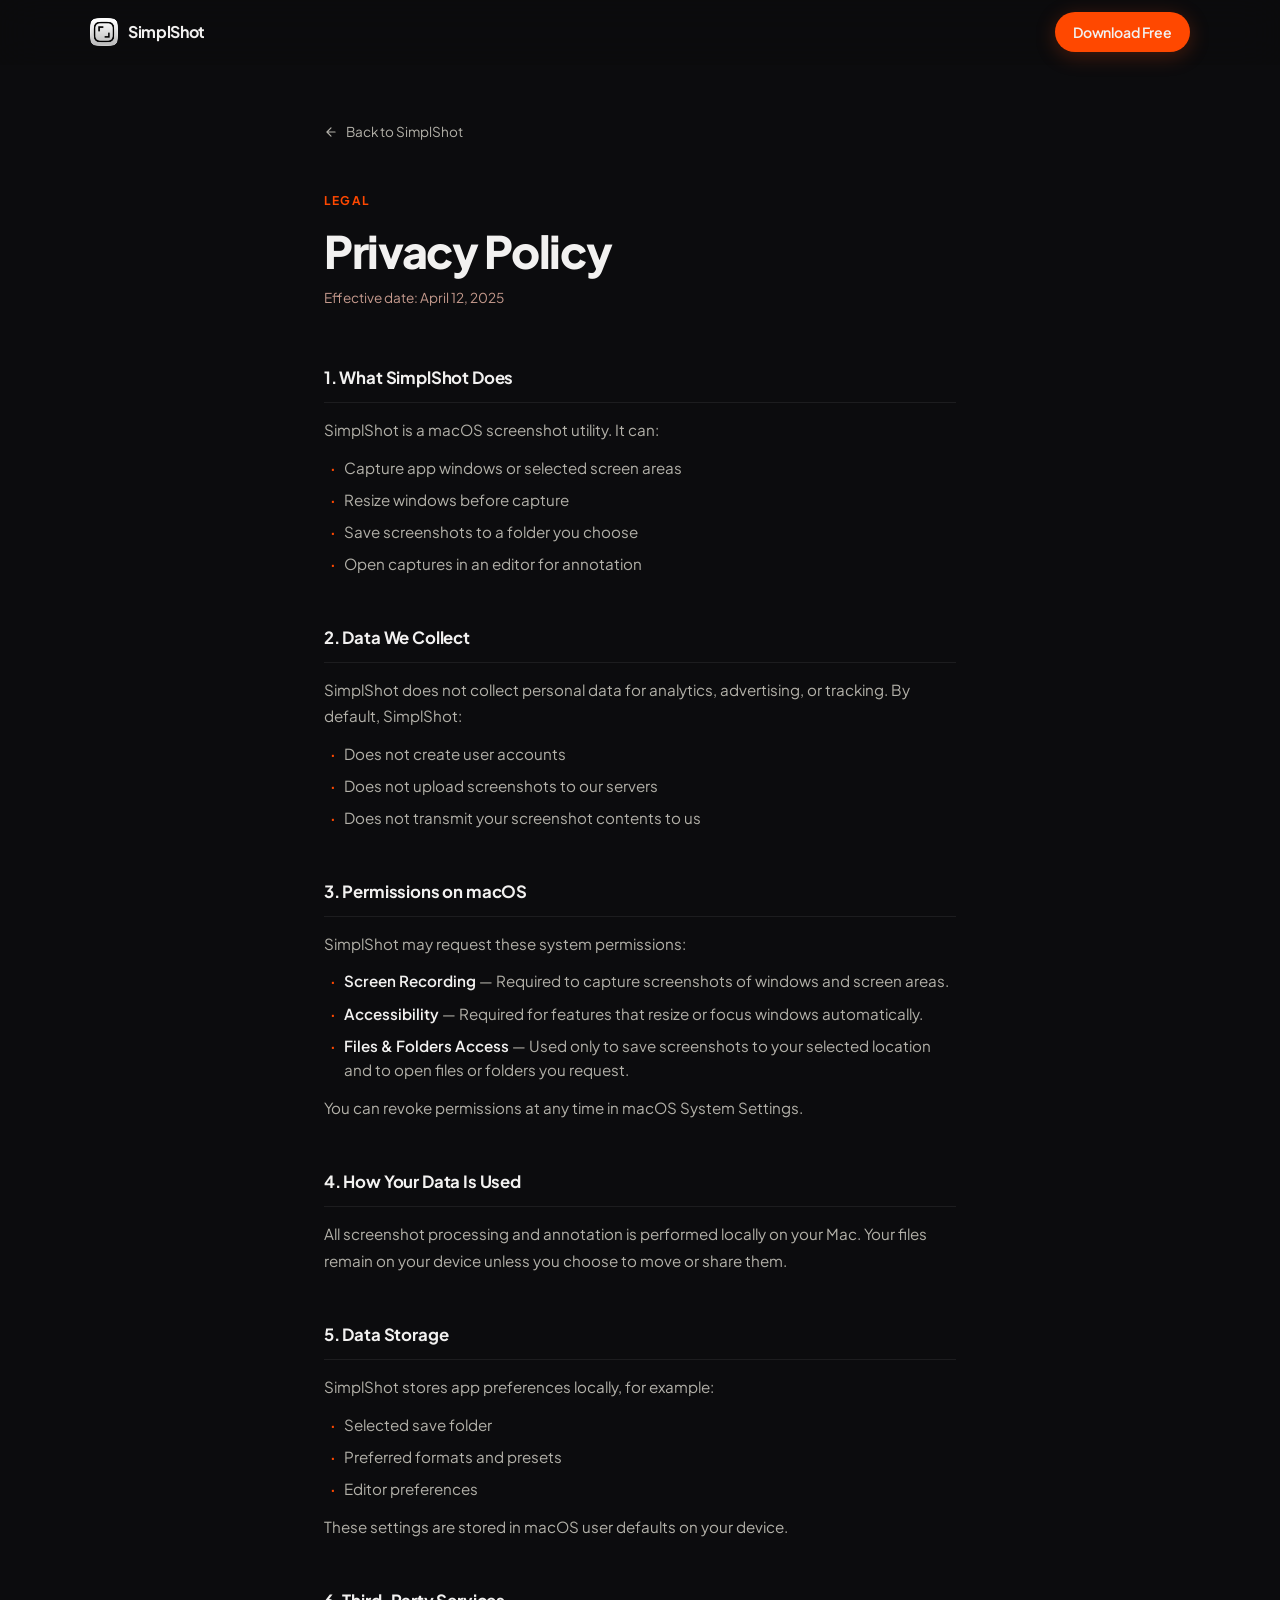
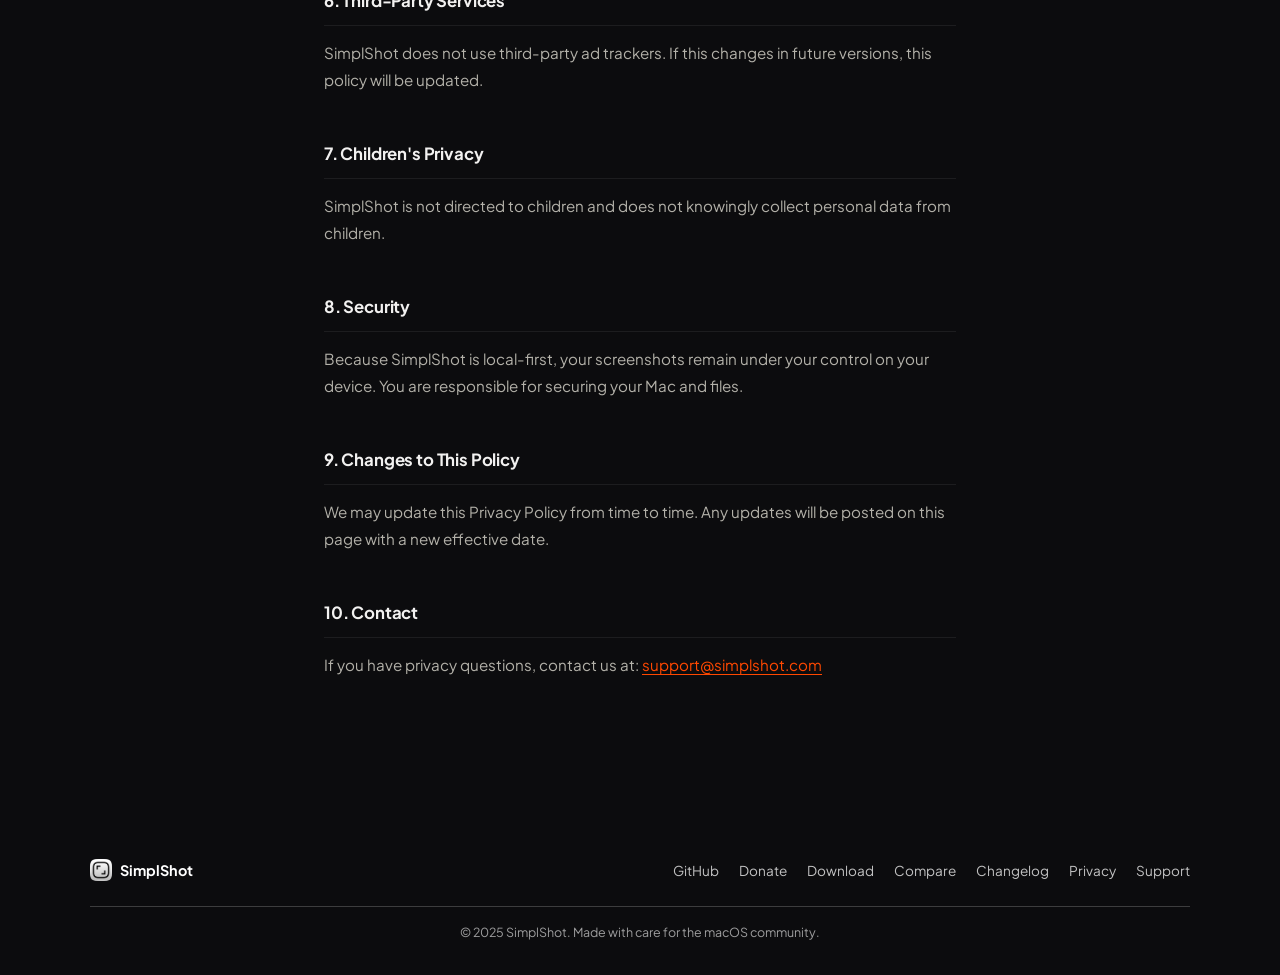
<file: privacy.html>
<!DOCTYPE html>
<html lang="en">
<head>
  <meta charset="UTF-8" />
  <meta name="viewport" content="width=device-width, initial-scale=1.0" />
  <title>Privacy Policy — SimplShot</title>
  <meta name="description" content="SimplShot's privacy policy. SimplShot is local-first: it does not create accounts, upload your screenshots, or track you. All processing happens on your Mac." />
  <link rel="canonical" href="https://simplshot.com/privacy.html" />
  <meta name="robots" content="index, follow, max-image-preview:large" />
  <meta name="author" content="Atle Mo" />
  <meta name="theme-color" content="#FF4800" />
  <link rel="icon" href="assets/app_icon.png" type="image/png" />
  <link rel="apple-touch-icon" href="assets/app_icon.png" />
  <meta property="og:type" content="website" />
  <meta property="og:site_name" content="SimplShot" />
  <meta property="og:title" content="Privacy Policy — SimplShot" />
  <meta property="og:description" content="SimplShot is local-first: no accounts, no screenshot uploads, no tracking. All processing happens on your Mac." />
  <meta property="og:url" content="https://simplshot.com/privacy.html" />
  <meta property="og:image" content="https://simplshot.com/assets/og-image.jpg" />
  <meta name="twitter:card" content="summary_large_image" />
  <meta name="twitter:image" content="https://simplshot.com/assets/og-image.jpg" />
  <link rel="preconnect" href="https://fonts.googleapis.com" />
  <link rel="preconnect" href="https://fonts.gstatic.com" crossorigin />
  <link href="https://fonts.googleapis.com/css2?family=Plus+Jakarta+Sans:wght@400;500;600;700;800&display=swap" rel="stylesheet" />
  <link rel="stylesheet" href="style.css" />
  <style>
    .policy-wrap {
      max-width: 680px;
      margin: 0 auto;
      padding: 120px 24px 100px;
    }
    .policy-eyebrow {
      font-size: 0.75rem;
      font-weight: 700;
      letter-spacing: 0.1em;
      text-transform: uppercase;
      color: var(--accent);
      margin-bottom: 16px;
      display: block;
    }
    .policy-title {
      font-size: 2.8rem;
      font-weight: 800;
      letter-spacing: -0.03em;
      line-height: 1.1;
      margin-bottom: 12px;
    }
    .policy-date {
      font-size: 0.85rem;
      color: var(--text-3);
      margin-bottom: 56px;
    }
    .policy-section {
      margin-bottom: 48px;
    }
    .policy-section h2 {
      font-size: 1.05rem;
      font-weight: 700;
      letter-spacing: -0.01em;
      color: var(--text-1);
      margin-bottom: 14px;
      padding-bottom: 10px;
      border-bottom: 1px solid var(--border);
    }
    .policy-section p {
      font-size: 0.95rem;
      color: var(--text-2);
      line-height: 1.75;
      margin-bottom: 12px;
    }
    .policy-section p:last-child {
      margin-bottom: 0;
    }
    .policy-section ul {
      list-style: none;
      margin: 8px 0 12px;
      display: flex;
      flex-direction: column;
      gap: 8px;
    }
    .policy-section ul li {
      font-size: 0.95rem;
      color: var(--text-2);
      line-height: 1.6;
      padding-left: 20px;
      position: relative;
    }
    .policy-section ul li::before {
      content: '·';
      position: absolute;
      left: 6px;
      color: var(--accent);
      font-weight: 700;
    }
    .policy-section ul li strong {
      color: var(--text-1);
      font-weight: 600;
    }
    .policy-section a {
      color: var(--accent);
      text-decoration: underline;
      text-underline-offset: 3px;
    }
    .policy-section a:hover {
      opacity: 0.8;
    }
    .policy-back {
      display: inline-flex;
      align-items: center;
      gap: 8px;
      font-size: 0.85rem;
      color: var(--text-2);
      margin-bottom: 48px;
      transition: color 0.15s;
    }
    .policy-back:hover { color: var(--text-1); }
    .policy-back svg {
      width: 14px; height: 14px;
    }
  </style>
</head>
<body>

  <!-- NAV -->
  <nav class="nav scrolled" id="nav">
    <div class="nav-inner">
      <a href="index.html" class="nav-logo">
        <img src="assets/app_icon.png" alt="SimplShot icon" class="nav-icon" />
        <span>SimplShot</span>
      </a>
      <a href="https://github.com/atlemo/SimplShot-App/releases/download/1.5.9/SimplShot.dmg" class="btn btn-accent nav-cta" download data-download>
        Download Free
      </a>
    </div>
  </nav>

  <main class="policy-wrap">

    <a href="index.html" class="policy-back">
      <svg viewBox="0 0 24 24" fill="none" stroke="currentColor" stroke-width="2" stroke-linecap="round" stroke-linejoin="round"><path d="M19 12H5M12 5l-7 7 7 7"/></svg>
      Back to SimplShot
    </a>

    <span class="policy-eyebrow">Legal</span>
    <h1 class="policy-title">Privacy Policy</h1>
    <p class="policy-date">Effective date: April 12, 2025</p>

    <div class="policy-section">
      <h2>1. What SimplShot Does</h2>
      <p>SimplShot is a macOS screenshot utility. It can:</p>
      <ul>
        <li>Capture app windows or selected screen areas</li>
        <li>Resize windows before capture</li>
        <li>Save screenshots to a folder you choose</li>
        <li>Open captures in an editor for annotation</li>
      </ul>
    </div>

    <div class="policy-section">
      <h2>2. Data We Collect</h2>
      <p>SimplShot does not collect personal data for analytics, advertising, or tracking. By default, SimplShot:</p>
      <ul>
        <li>Does not create user accounts</li>
        <li>Does not upload screenshots to our servers</li>
        <li>Does not transmit your screenshot contents to us</li>
      </ul>
    </div>

    <div class="policy-section">
      <h2>3. Permissions on macOS</h2>
      <p>SimplShot may request these system permissions:</p>
      <ul>
        <li><strong>Screen Recording</strong> — Required to capture screenshots of windows and screen areas.</li>
        <li><strong>Accessibility</strong> — Required for features that resize or focus windows automatically.</li>
        <li><strong>Files &amp; Folders Access</strong> — Used only to save screenshots to your selected location and to open files or folders you request.</li>
      </ul>
      <p>You can revoke permissions at any time in macOS System Settings.</p>
    </div>

    <div class="policy-section">
      <h2>4. How Your Data Is Used</h2>
      <p>All screenshot processing and annotation is performed locally on your Mac. Your files remain on your device unless you choose to move or share them.</p>
    </div>

    <div class="policy-section">
      <h2>5. Data Storage</h2>
      <p>SimplShot stores app preferences locally, for example:</p>
      <ul>
        <li>Selected save folder</li>
        <li>Preferred formats and presets</li>
        <li>Editor preferences</li>
      </ul>
      <p>These settings are stored in macOS user defaults on your device.</p>
    </div>

    <div class="policy-section">
      <h2>6. Third-Party Services</h2>
      <p>SimplShot does not use third-party ad trackers. If this changes in future versions, this policy will be updated.</p>
    </div>

    <div class="policy-section">
      <h2>7. Children's Privacy</h2>
      <p>SimplShot is not directed to children and does not knowingly collect personal data from children.</p>
    </div>

    <div class="policy-section">
      <h2>8. Security</h2>
      <p>Because SimplShot is local-first, your screenshots remain under your control on your device. You are responsible for securing your Mac and files.</p>
    </div>

    <div class="policy-section">
      <h2>9. Changes to This Policy</h2>
      <p>We may update this Privacy Policy from time to time. Any updates will be posted on this page with a new effective date.</p>
    </div>

    <div class="policy-section">
      <h2>10. Contact</h2>
      <p>If you have privacy questions, contact us at: <a href="mailto:support@simplshot.com">support@simplshot.com</a></p>
    </div>

  </main>

  <!-- FOOTER -->
  <footer class="footer">
    <div class="footer-inner">
      <div class="footer-logo">
        <img src="assets/app_icon.png" alt="SimplShot" class="footer-icon" />
        <span>SimplShot</span>
      </div>
      <div class="footer-links">
        <a href="https://github.com/atlemo/SimplShot-App" target="_blank" rel="noopener">GitHub</a>
        <a href="https://liberapay.com/atle/donate" target="_blank" rel="noopener">Donate</a>
        <a href="https://github.com/atlemo/SimplShot-App/releases/download/1.5.9/SimplShot.dmg" download data-download>Download</a>
        <a href="compare">Compare</a>
        <a href="changelog.html">Changelog</a>
        <a href="privacy.html">Privacy</a>
        <a href="support.html">Support</a>
      </div>
      <p class="footer-copy">© 2025 SimplShot. Made with care for the macOS community.</p>
    </div>
  </footer>

  <script type="application/ld+json">
  {
    "@context": "https://schema.org",
    "@graph": [
      {
        "@type": "WebPage",
        "@id": "https://simplshot.com/privacy.html#webpage",
        "url": "https://simplshot.com/privacy.html",
        "name": "Privacy Policy — SimplShot",
        "description": "SimplShot's privacy policy. SimplShot is local-first: it does not create accounts, upload your screenshots, or track you.",
        "inLanguage": "en",
        "isPartOf": { "@id": "https://simplshot.com/#website" },
        "publisher": { "@id": "https://simplshot.com/#organization" },
        "dateModified": "2025-04-12"
      },
      {
        "@type": "BreadcrumbList",
        "itemListElement": [
          { "@type": "ListItem", "position": 1, "name": "Home", "item": "https://simplshot.com/" },
          { "@type": "ListItem", "position": 2, "name": "Privacy Policy", "item": "https://simplshot.com/privacy.html" }
        ]
      }
    ]
  }
  </script>

</body>
</html>
</file>
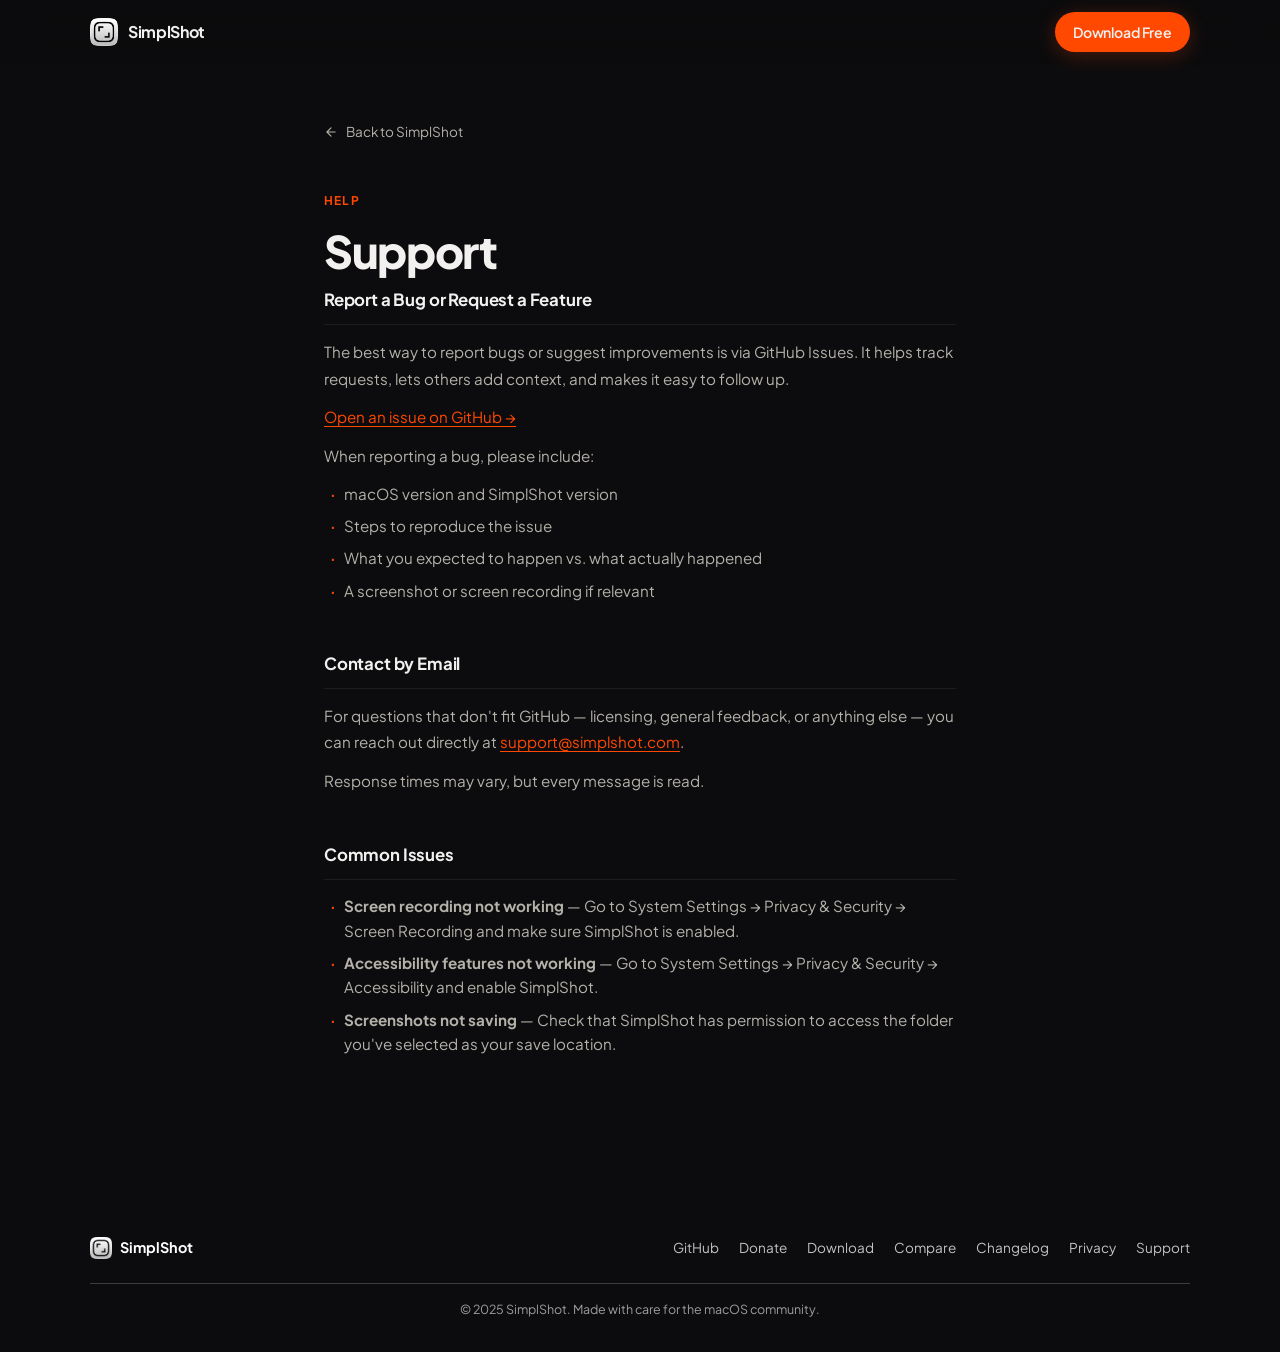
<file: support.html>
<!DOCTYPE html>
<html lang="en">
<head>
  <meta charset="UTF-8" />
  <meta name="viewport" content="width=device-width, initial-scale=1.0" />
  <title>Support — SimplShot</title>
  <meta name="description" content="Get help with SimplShot — report bugs on GitHub, contact support by email, and fix common issues with screen recording, accessibility permissions, and saving screenshots on macOS." />
  <link rel="canonical" href="https://simplshot.com/support.html" />
  <meta name="robots" content="index, follow, max-image-preview:large" />
  <meta name="author" content="Atle Mo" />
  <meta name="theme-color" content="#FF4800" />
  <link rel="icon" href="assets/app_icon.png" type="image/png" />
  <link rel="apple-touch-icon" href="assets/app_icon.png" />
  <meta property="og:type" content="website" />
  <meta property="og:site_name" content="SimplShot" />
  <meta property="og:title" content="Support — SimplShot" />
  <meta property="og:description" content="Help for SimplShot: report bugs, contact support, and fix common macOS permission issues." />
  <meta property="og:url" content="https://simplshot.com/support.html" />
  <meta property="og:image" content="https://simplshot.com/assets/og-image.jpg" />
  <meta name="twitter:card" content="summary_large_image" />
  <meta name="twitter:image" content="https://simplshot.com/assets/og-image.jpg" />
  <link rel="preconnect" href="https://fonts.googleapis.com" />
  <link rel="preconnect" href="https://fonts.gstatic.com" crossorigin />
  <link href="https://fonts.googleapis.com/css2?family=Plus+Jakarta+Sans:wght@400;500;600;700;800&display=swap" rel="stylesheet" />
  <link rel="stylesheet" href="style.css" />
  <style>
    .policy-wrap {
      max-width: 680px;
      margin: 0 auto;
      padding: 120px 24px 100px;
    }
    .policy-eyebrow {
      font-size: 0.75rem;
      font-weight: 700;
      letter-spacing: 0.1em;
      text-transform: uppercase;
      color: var(--accent);
      margin-bottom: 16px;
      display: block;
    }
    .policy-title {
      font-size: 2.8rem;
      font-weight: 800;
      letter-spacing: -0.03em;
      line-height: 1.1;
      margin-bottom: 12px;
    }
    .policy-date {
      font-size: 0.85rem;
      color: var(--text-3);
      margin-bottom: 56px;
    }
    .policy-section {
      margin-bottom: 48px;
    }
    .policy-section h2 {
      font-size: 1.05rem;
      font-weight: 700;
      letter-spacing: -0.01em;
      color: var(--text-1);
      margin-bottom: 14px;
      padding-bottom: 10px;
      border-bottom: 1px solid var(--border);
    }
    .policy-section p {
      font-size: 0.95rem;
      color: var(--text-2);
      line-height: 1.75;
      margin-bottom: 12px;
    }
    .policy-section p:last-child {
      margin-bottom: 0;
    }
    .policy-section ul {
      list-style: none;
      margin: 8px 0 12px;
      display: flex;
      flex-direction: column;
      gap: 8px;
    }
    .policy-section ul li {
      font-size: 0.95rem;
      color: var(--text-2);
      line-height: 1.6;
      padding-left: 20px;
      position: relative;
    }
    .policy-section ul li::before {
      content: '·';
      position: absolute;
      left: 6px;
      color: var(--accent);
      font-weight: 700;
    }
    .policy-section a {
      color: var(--accent);
      text-decoration: underline;
      text-underline-offset: 3px;
    }
    .policy-section a:hover {
      opacity: 0.8;
    }
    .policy-back {
      display: inline-flex;
      align-items: center;
      gap: 8px;
      font-size: 0.85rem;
      color: var(--text-2);
      margin-bottom: 48px;
      transition: color 0.15s;
    }
    .policy-back:hover { color: var(--text-1); }
    .policy-back svg {
      width: 14px; height: 14px;
    }
  </style>
</head>
<body>

  <!-- NAV -->
  <nav class="nav scrolled" id="nav">
    <div class="nav-inner">
      <a href="index.html" class="nav-logo">
        <img src="assets/app_icon.png" alt="SimplShot icon" class="nav-icon" />
        <span>SimplShot</span>
      </a>
      <a href="https://github.com/atlemo/SimplShot-App/releases/download/1.5.9/SimplShot.dmg" class="btn btn-accent nav-cta" download data-download>
        Download Free
      </a>
    </div>
  </nav>

  <main class="policy-wrap">

    <a href="index.html" class="policy-back">
      <svg viewBox="0 0 24 24" fill="none" stroke="currentColor" stroke-width="2" stroke-linecap="round" stroke-linejoin="round"><path d="M19 12H5M12 5l-7 7 7 7"/></svg>
      Back to SimplShot
    </a>

    <span class="policy-eyebrow">Help</span>
    <h1 class="policy-title">Support</h1>

    <div class="policy-section">
      <h2>Report a Bug or Request a Feature</h2>
      <p>The best way to report bugs or suggest improvements is via GitHub Issues. It helps track requests, lets others add context, and makes it easy to follow up.</p>
      <p><a href="https://github.com/atlemo/SimplShot-App/issues" target="_blank" rel="noopener noreferrer">Open an issue on GitHub →</a></p>
      <p>When reporting a bug, please include:</p>
      <ul>
        <li>macOS version and SimplShot version</li>
        <li>Steps to reproduce the issue</li>
        <li>What you expected to happen vs. what actually happened</li>
        <li>A screenshot or screen recording if relevant</li>
      </ul>
    </div>

    <div class="policy-section">
      <h2>Contact by Email</h2>
      <p>For questions that don't fit GitHub — licensing, general feedback, or anything else — you can reach out directly at <a href="mailto:support@simplshot.com">support@simplshot.com</a>.</p>
      <p>Response times may vary, but every message is read.</p>
    </div>

    <div class="policy-section">
      <h2>Common Issues</h2>
      <ul>
        <li><strong>Screen recording not working</strong> — Go to System Settings → Privacy &amp; Security → Screen Recording and make sure SimplShot is enabled.</li>
        <li><strong>Accessibility features not working</strong> — Go to System Settings → Privacy &amp; Security → Accessibility and enable SimplShot.</li>
        <li><strong>Screenshots not saving</strong> — Check that SimplShot has permission to access the folder you've selected as your save location.</li>
      </ul>
    </div>

  </main>

  <!-- FOOTER -->
  <footer class="footer">
    <div class="footer-inner">
      <div class="footer-logo">
        <img src="assets/app_icon.png" alt="SimplShot" class="footer-icon" />
        <span>SimplShot</span>
      </div>
      <div class="footer-links">
        <a href="https://github.com/atlemo/SimplShot-App" target="_blank" rel="noopener">GitHub</a>
        <a href="https://liberapay.com/atle/donate" target="_blank" rel="noopener">Donate</a>
        <a href="https://github.com/atlemo/SimplShot-App/releases/download/1.5.9/SimplShot.dmg" download data-download>Download</a>
        <a href="compare">Compare</a>
        <a href="changelog.html">Changelog</a>
        <a href="privacy.html">Privacy</a>
        <a href="support.html">Support</a>
      </div>
      <p class="footer-copy">© 2025 SimplShot. Made with care for the macOS community.</p>
    </div>
  </footer>

  <script type="application/ld+json">
  {
    "@context": "https://schema.org",
    "@graph": [
      {
        "@type": "WebPage",
        "@id": "https://simplshot.com/support.html#webpage",
        "url": "https://simplshot.com/support.html",
        "name": "Support — SimplShot",
        "description": "Help for SimplShot: report bugs on GitHub, contact support by email, and fix common macOS permission issues.",
        "inLanguage": "en",
        "isPartOf": { "@id": "https://simplshot.com/#website" },
        "publisher": { "@id": "https://simplshot.com/#organization" }
      },
      {
        "@type": "BreadcrumbList",
        "itemListElement": [
          { "@type": "ListItem", "position": 1, "name": "Home", "item": "https://simplshot.com/" },
          { "@type": "ListItem", "position": 2, "name": "Support", "item": "https://simplshot.com/support.html" }
        ]
      },
      {
        "@type": "FAQPage",
        "@id": "https://simplshot.com/support.html#faq",
        "isPartOf": { "@id": "https://simplshot.com/support.html#webpage" },
        "mainEntity": [
          {
            "@type": "Question",
            "name": "How do I report a bug or request a feature in SimplShot?",
            "acceptedAnswer": {
              "@type": "Answer",
              "text": "The best way to report bugs or suggest improvements is via GitHub Issues at https://github.com/atlemo/SimplShot-App/issues. For questions that don't fit GitHub — licensing, general feedback, or anything else — email support@simplshot.com."
            }
          },
          {
            "@type": "Question",
            "name": "SimplShot screen recording is not working. How do I fix it?",
            "acceptedAnswer": {
              "@type": "Answer",
              "text": "Go to System Settings → Privacy & Security → Screen Recording and make sure SimplShot is enabled."
            }
          },
          {
            "@type": "Question",
            "name": "SimplShot's accessibility features are not working. How do I fix it?",
            "acceptedAnswer": {
              "@type": "Answer",
              "text": "Go to System Settings → Privacy & Security → Accessibility and enable SimplShot."
            }
          },
          {
            "@type": "Question",
            "name": "My SimplShot screenshots are not saving. What should I check?",
            "acceptedAnswer": {
              "@type": "Answer",
              "text": "Check that SimplShot has permission to access the folder you've selected as your save location."
            }
          }
        ]
      }
    ]
  }
  </script>

</body>
</html>
</file>
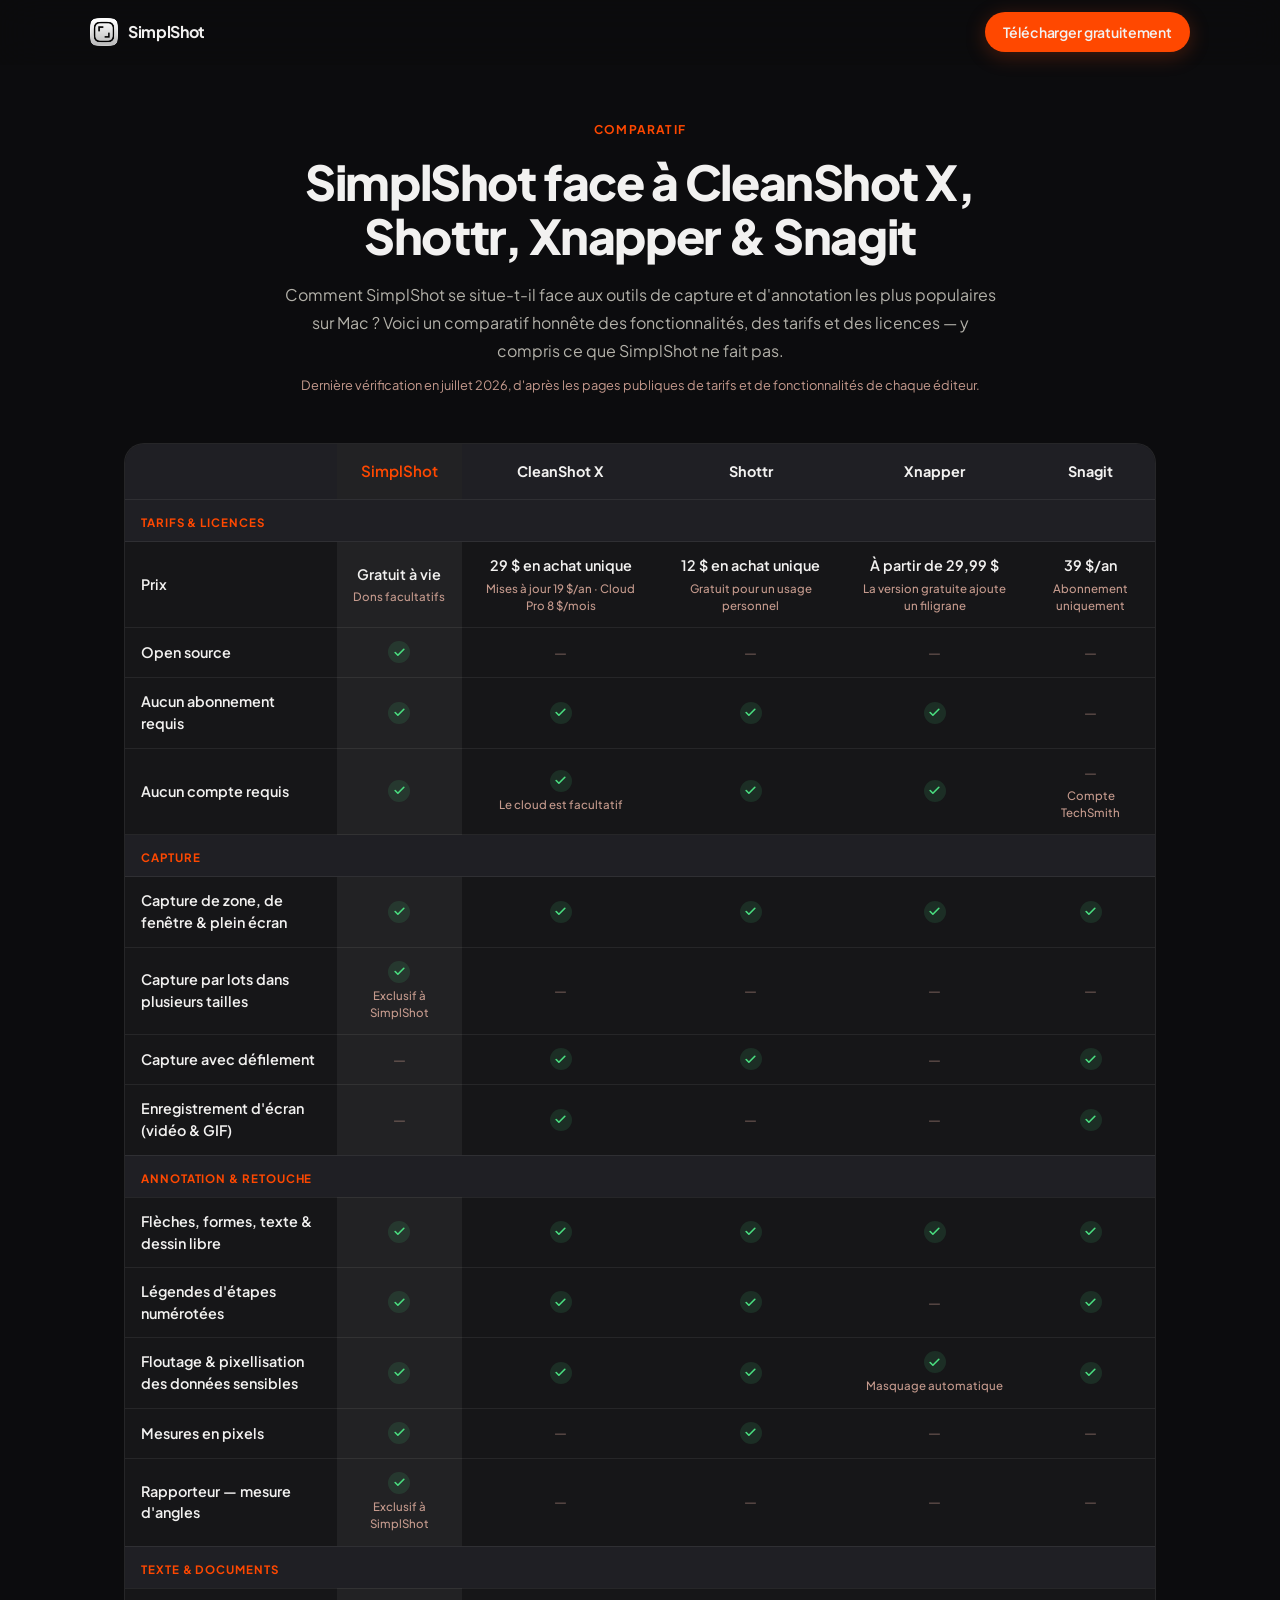
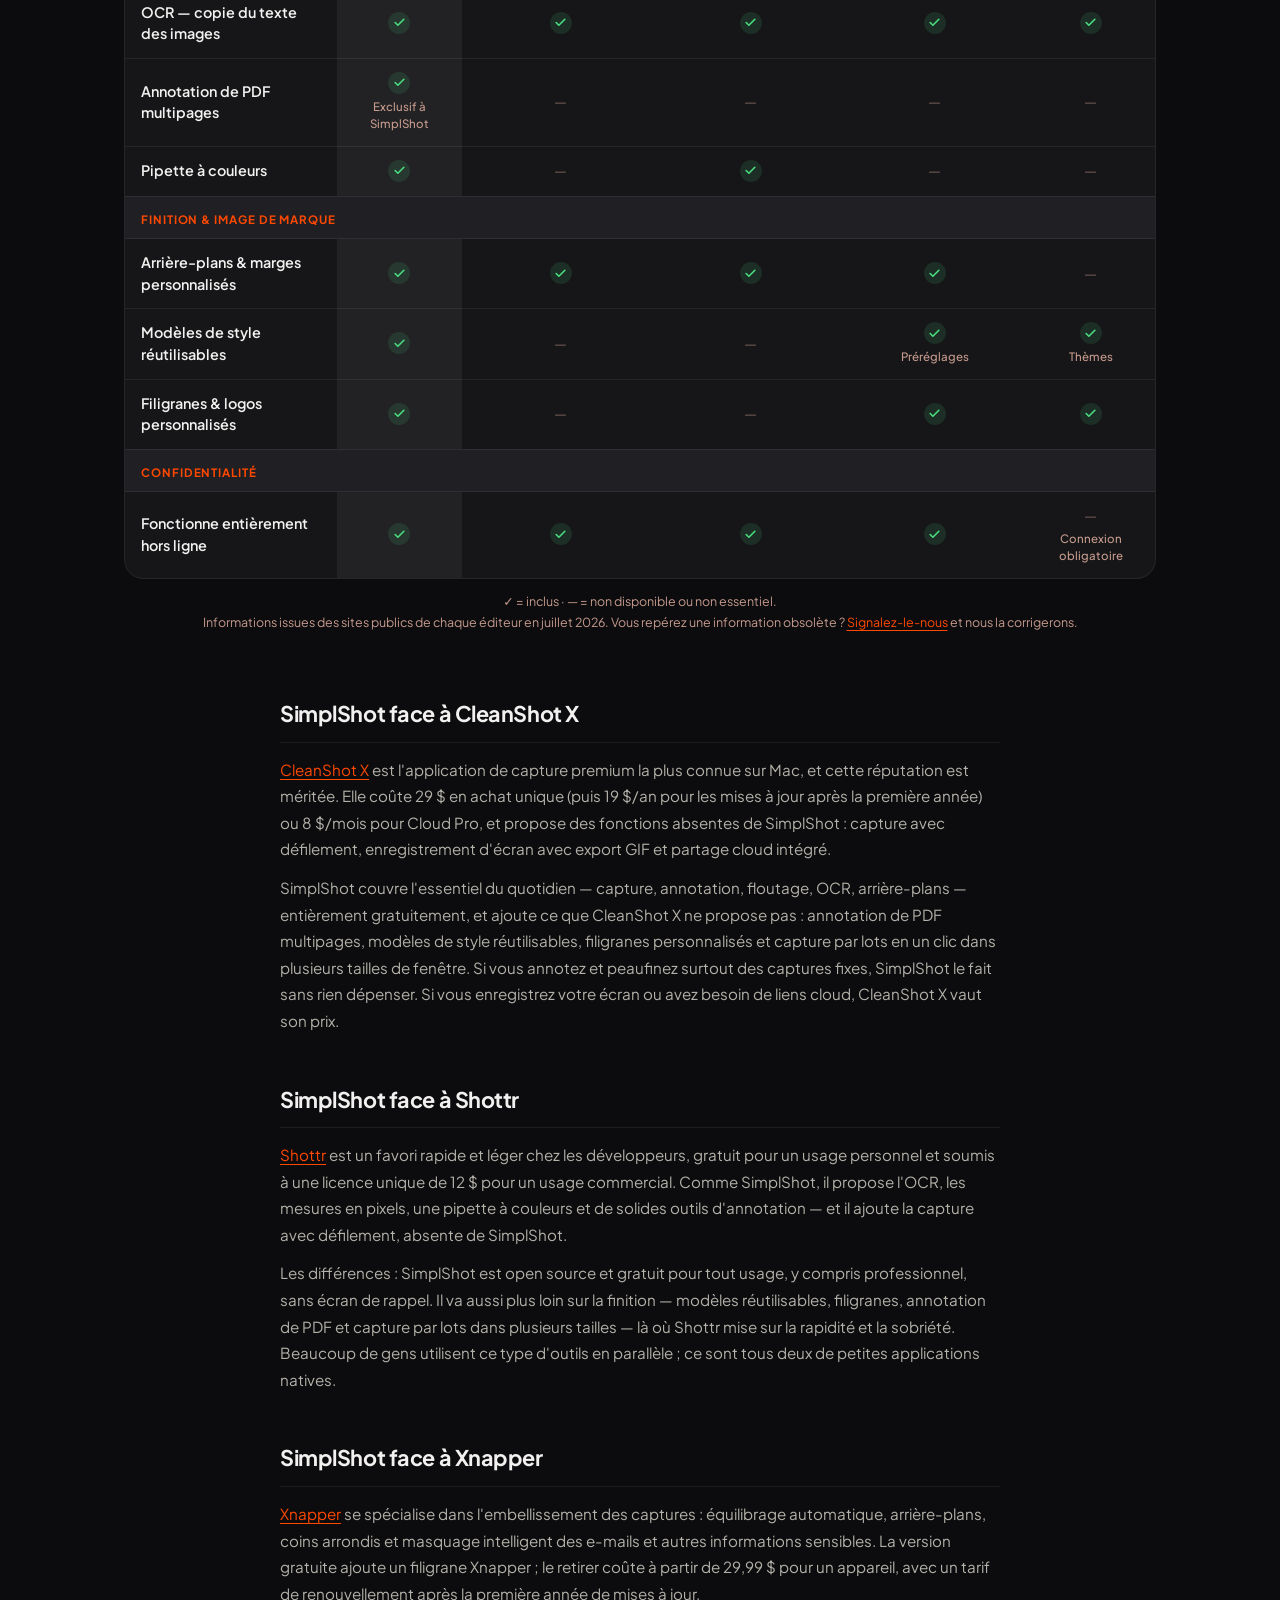
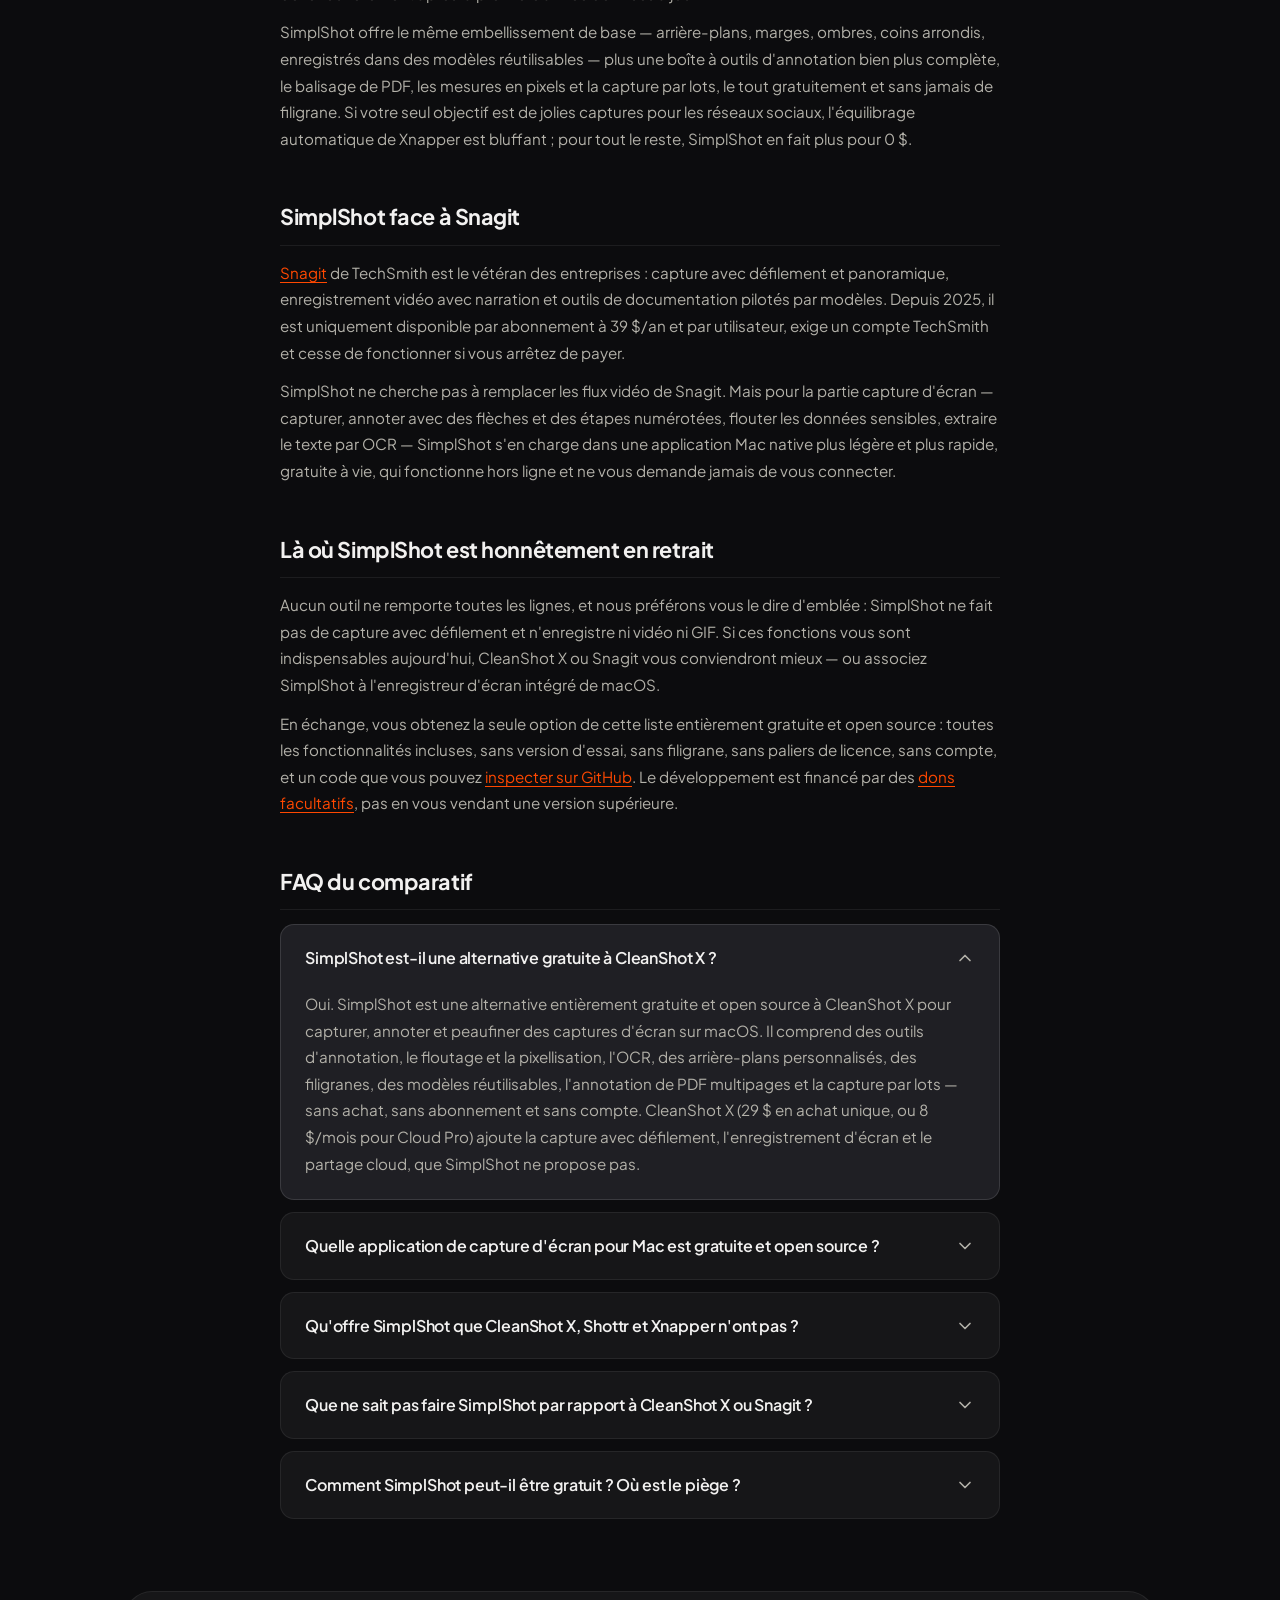
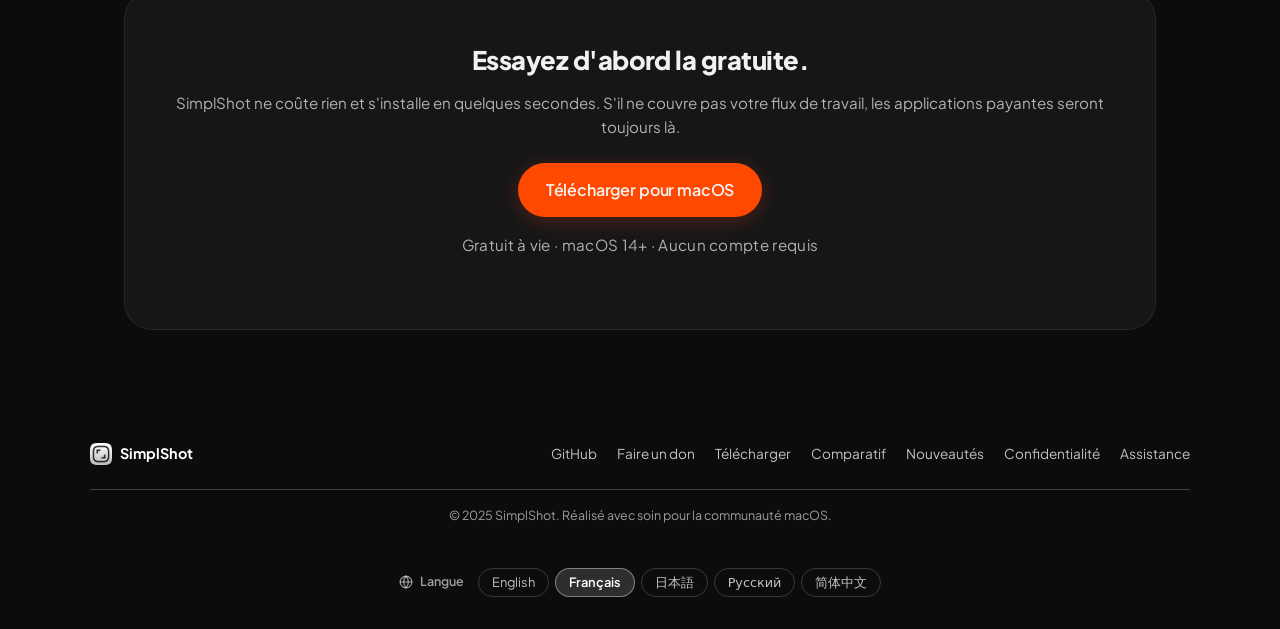
<file: fr/compare.html>
<!DOCTYPE html>
<!-- Generated by build-i18n.py from compare.html — do not edit by hand.
     Edit the English source and run: python3 build-i18n.py -->
<!-- English source of record. After editing, regenerate the fr/ ja/ ru/ zh/
     copies:  python3 build-i18n.py   (it reports any untranslated strings). -->
<html lang="fr">
<head>
  <meta charset="UTF-8" />
  <meta name="viewport" content="width=device-width, initial-scale=1.0" />

  <!-- Language: remember the footer picker's choice, and send first-time
       visitors to their own language when we have one. Runs before paint so
       there is no flash of English. Add ?nolang to opt out. -->
  <script>
  (function () {
    var SS_PAGE_LANG = 'fr';
    var LOCALES = { en: 1, fr: 1, ja: 1, ru: 1, zh: 1 };
    var KEY = 'ss-lang';

    document.addEventListener('click', function (e) {
      var el = e.target;
      var a = el && el.closest ? el.closest('.lang-list a[data-lang]') : null;
      if (!a) return;
      try { localStorage.setItem(KEY, a.getAttribute('data-lang')); } catch (err) {}
    });

    if (SS_PAGE_LANG !== 'en') return;
    if (location.search.indexOf('nolang') !== -1) return;

    var stored = null;
    try { stored = localStorage.getItem(KEY); } catch (err) {}
    if (stored === 'en') return;

    var target = null;
    if (stored && LOCALES[stored]) {
      target = stored;
    } else if (!stored) {
      var tags = (navigator.languages && navigator.languages.length)
        ? navigator.languages
        : [navigator.language || ''];
      for (var i = 0; i < tags.length; i++) {
        var tag = String(tags[i] || '').toLowerCase();
        var primary = tag.split('-')[0];
        if (primary === 'en') return;
        if (primary === 'zh') {
          // We only ship Simplified; leave Traditional readers on English.
          if (tag.indexOf('hant') !== -1 || /-(tw|hk|mo)$/.test(tag)) continue;
          target = 'zh';
          break;
        }
        if (LOCALES[primary]) { target = primary; break; }
      }
    }
    if (!target || target === 'en') return;

    var rest = location.pathname.replace(/^\/+/, '');
    if (rest === 'index.html') rest = '';
    location.replace('/' + target + '/' + rest + location.search + location.hash);
  })();
  </script>

  <title>SimplShot face à CleanShot X, Shottr, Xnapper &amp; Snagit — comparatif des applications de capture d'écran pour Mac</title>
  <meta name="description" content="Comparez SimplShot à CleanShot X, Shottr, Xnapper et Snagit : fonctionnalités, tarifs et licences côte à côte. SimplShot est le seul à être entièrement gratuit et open source — sans abonnement, sans compte, sans filigrane." />
  <link rel="canonical" href="https://simplshot.com/fr/compare" />
  <!-- HREFLANG -->
  <link rel="alternate" hreflang="en" href="https://simplshot.com/compare" />
  <link rel="alternate" hreflang="fr" href="https://simplshot.com/fr/compare" />
  <link rel="alternate" hreflang="ja" href="https://simplshot.com/ja/compare" />
  <link rel="alternate" hreflang="ru" href="https://simplshot.com/ru/compare" />
  <link rel="alternate" hreflang="zh-Hans" href="https://simplshot.com/zh/compare" />
  <link rel="alternate" hreflang="x-default" href="https://simplshot.com/compare" />
  <!-- /HREFLANG -->
  <meta name="robots" content="index, follow, max-image-preview:large, max-snippet:-1" />
  <meta name="author" content="Atle Mo" />
  <meta name="theme-color" content="#FF4800" />
  <link rel="icon" href="/assets/app_icon.png" type="image/png" />
  <link rel="apple-touch-icon" href="/assets/app_icon.png" />
  <meta property="og:type" content="website" />
  <meta property="og:site_name" content="SimplShot" />
  <meta property="og:title" content="SimplShot face à CleanShot X, Shottr, Xnapper &amp; Snagit" />
  <meta property="og:description" content="Comparatif des outils de capture d&#x27;écran pour Mac : fonctionnalités, tarifs et licences. SimplShot est la seule option totalement gratuite et open source." />
  <meta property="og:url" content="https://simplshot.com/fr/compare" />
  <meta property="og:locale" content="fr_FR" />
  <meta property="og:image" content="https://simplshot.com/assets/og-image.jpg" />
  <meta name="twitter:card" content="summary_large_image" />
  <meta name="twitter:image" content="https://simplshot.com/assets/og-image.jpg" />
  <link rel="preconnect" href="https://fonts.googleapis.com" />
  <link rel="preconnect" href="https://fonts.gstatic.com" crossorigin />
  <link href="https://fonts.googleapis.com/css2?family=Plus+Jakarta+Sans:wght@400;500;600;700;800&display=swap" rel="stylesheet" />
  <!-- Google Analytics -->
  <script async src="https://www.googletagmanager.com/gtag/js?id=G-KRPH0QPEMD"></script>
  <script>
    window.dataLayer = window.dataLayer || [];
    function gtag(){dataLayer.push(arguments);}
    gtag('js', new Date());
    gtag('config', 'G-KRPH0QPEMD');
  </script>
  <link rel="stylesheet" href="/style.css" />
  <style>
    .cmp-wrap {
      max-width: 1080px;
      margin: 0 auto;
      padding: 120px 24px 80px;
    }
    .cmp-header {
      max-width: 720px;
      margin: 0 auto 24px;
      text-align: center;
    }
    .cmp-eyebrow {
      font-size: 0.75rem;
      font-weight: 700;
      letter-spacing: 0.1em;
      text-transform: uppercase;
      color: var(--accent);
      margin-bottom: 16px;
      display: block;
    }
    .cmp-title {
      font-size: clamp(1.5rem, 5vw, 3rem);
      overflow-wrap: break-word;
      font-weight: 800;
      letter-spacing: -0.03em;
      line-height: 1.12;
      margin-bottom: 18px;
    }
    .cmp-intro {
      font-size: 1rem;
      color: var(--text-2);
      line-height: 1.75;
      margin-bottom: 10px;
    }
    .cmp-updated {
      font-size: 0.8rem;
      color: var(--text-3);
    }

    /* Table */
    .cmp-table-scroll {
      overflow-x: auto;
      -webkit-overflow-scrolling: touch;
      margin: 48px 0 12px;
      border: 1px solid var(--border);
      border-radius: var(--radius-lg);
      background: var(--surface);
    }
    table.cmp-table {
      border-collapse: collapse;
      width: 100%;
      min-width: 880px;
      font-size: 0.9rem;
    }
    .cmp-table caption { display: none; }
    .cmp-table th,
    .cmp-table td {
      padding: 13px 16px;
      text-align: center;
      border-bottom: 1px solid var(--border);
      color: var(--text-2);
      line-height: 1.5;
      vertical-align: middle;
    }
    .cmp-table thead th {
      font-weight: 700;
      color: var(--text-1);
      font-size: 0.9rem;
      background: var(--surface-2);
      padding-top: 16px;
      padding-bottom: 16px;
      white-space: nowrap;
    }
    .cmp-table thead th small {
      display: block;
      font-weight: 500;
      font-size: 0.72rem;
      color: var(--text-3);
      margin-top: 2px;
    }
    .cmp-table th[scope="row"] {
      text-align: left;
      font-weight: 600;
      color: var(--text-1);
      background: var(--surface);
      position: sticky;
      left: 0;
      min-width: 200px;
      max-width: 240px;
      box-shadow: 1px 0 0 var(--border);
    }
    .cmp-table thead th:first-child {
      position: sticky;
      left: 0;
      z-index: 2;
      background: var(--surface-2);
      box-shadow: 1px 0 0 var(--border);
    }
    .cmp-group th {
      text-align: left !important;
      background: var(--surface-2) !important;
      color: var(--accent) !important;
      font-size: 0.72rem;
      font-weight: 700;
      letter-spacing: 0.08em;
      text-transform: uppercase;
      padding-top: 14px;
      padding-bottom: 10px;
    }
    .cmp-table tbody tr:last-child td,
    .cmp-table tbody tr:last-child th { border-bottom: none; }

    /* SimplShot column highlight */
    .cmp-table th.cmp-us,
    .cmp-table td.cmp-us {
      background: rgba(255, 255, 255, 0.05);
      color: var(--text-1);
      font-weight: 600;
    }
    .cmp-table thead th.cmp-us {
      color: var(--accent);
      font-size: 0.95rem;
    }

    .cmp-yes, .cmp-no {
      display: inline-flex;
      align-items: center;
      justify-content: center;
      width: 22px;
      height: 22px;
      border-radius: 50%;
    }
    .cmp-yes {
      background: var(--green-dim);
      color: var(--green);
    }
    .cmp-no {
      color: var(--text-3);
      opacity: 0.55;
      font-weight: 400;
    }
    .cmp-yes svg { width: 13px; height: 13px; }
    .cmp-note {
      display: block;
      font-size: 0.72rem;
      color: var(--text-3);
      font-weight: 500;
      margin-top: 3px;
    }
    .cmp-price { font-weight: 600; color: var(--text-1); white-space: nowrap; }

    .cmp-legend {
      font-size: 0.78rem;
      color: var(--text-3);
      text-align: center;
      margin-bottom: 64px;
      line-height: 1.7;
    }
    .cmp-legend a { color: var(--accent); text-decoration: underline; text-underline-offset: 3px; }

    /* Prose sections */
    .cmp-sections {
      max-width: 720px;
      margin: 0 auto;
    }
    .cmp-section { margin-bottom: 48px; }
    .cmp-section h2 {
      font-size: 1.35rem;
      font-weight: 700;
      letter-spacing: -0.02em;
      color: var(--text-1);
      margin-bottom: 14px;
      padding-bottom: 10px;
      border-bottom: 1px solid var(--border);
    }
    .cmp-section p {
      font-size: 0.95rem;
      color: var(--text-2);
      line-height: 1.75;
      margin-bottom: 12px;
    }
    .cmp-section p:last-child { margin-bottom: 0; }
    .cmp-section a { color: var(--accent); text-decoration: underline; text-underline-offset: 3px; }
    .cmp-section a:hover { opacity: 0.8; }

    /* CTA */
    .cmp-cta {
      text-align: center;
      margin: 72px auto 0;
      padding: 48px 32px;
      background: var(--surface);
      border: 1px solid var(--border);
      border-radius: var(--radius-xl);
    }
    .cmp-cta h2 {
      font-size: 1.6rem;
      font-weight: 800;
      letter-spacing: -0.02em;
      margin-bottom: 10px;
    }
    .cmp-cta p {
      color: var(--text-2);
      font-size: 0.95rem;
      margin-bottom: 24px;
    }
    .cmp-cta .hero-meta { margin-top: 16px; }

    @media (max-width: 640px) {
      .cmp-wrap { padding-top: 100px; }
      .cmp-table th[scope="row"] { min-width: 150px; max-width: 170px; font-size: 0.82rem; }
      .cmp-table th, .cmp-table td { padding: 11px 12px; }
    }
  </style>
</head>
<body>

  <!-- NAV -->
  <nav class="nav scrolled" id="nav">
    <div class="nav-inner">
      <a href="/fr/" class="nav-logo">
        <img src="/assets/app_icon.png" alt="Icône SimplShot" class="nav-icon" />
        <span>SimplShot</span>
      </a>
      <a href="https://github.com/atlemo/SimplShot-App/releases/download/1.5.9/SimplShot.dmg" class="btn btn-accent nav-cta" download data-download>Télécharger gratuitement</a>
    </div>
  </nav>

  <main class="cmp-wrap">

    <header class="cmp-header">
      <span class="cmp-eyebrow">Comparatif</span>
      <h1 class="cmp-title">SimplShot face à CleanShot&nbsp;X, Shottr, Xnapper &amp; Snagit</h1>
      <p class="cmp-intro">Comment SimplShot se situe-t-il face aux outils de capture et d'annotation les plus populaires sur Mac ? Voici un comparatif honnête des fonctionnalités, des tarifs et des licences — y compris ce que SimplShot ne fait pas.</p>
      <p class="cmp-updated">Dernière vérification en juillet 2026, d'après les pages publiques de tarifs et de fonctionnalités de chaque éditeur.</p>
    </header>

    <!-- COMPARISON TABLE -->
    <div class="cmp-table-scroll" role="region" aria-label="Tableau comparatif des fonctionnalités" tabindex="0">
      <table class="cmp-table">
        <caption>Comparatif des fonctionnalités et des tarifs de SimplShot, CleanShot X, Shottr, Xnapper et Snagit</caption>
        <thead>
          <tr>
            <th scope="col"><span class="visually-hidden">Fonctionnalité</span></th>
            <th scope="col" class="cmp-us">SimplShot</th>
            <th scope="col">CleanShot X</th>
            <th scope="col">Shottr</th>
            <th scope="col">Xnapper</th>
            <th scope="col">Snagit</th>
          </tr>
        </thead>
        <tbody>
          <tr class="cmp-group"><th colspan="6" scope="colgroup">Tarifs &amp; licences</th></tr>
          <tr>
            <th scope="row">Prix</th>
            <td class="cmp-us"><span class="cmp-price">Gratuit à vie</span><span class="cmp-note">Dons facultatifs</span></td>
            <td><span class="cmp-price">29 $ en achat unique</span><span class="cmp-note">Mises à jour 19 $/an · Cloud Pro 8 $/mois</span></td>
            <td><span class="cmp-price">12 $ en achat unique</span><span class="cmp-note">Gratuit pour un usage personnel</span></td>
            <td><span class="cmp-price">À partir de 29,99 $</span><span class="cmp-note">La version gratuite ajoute un filigrane</span></td>
            <td><span class="cmp-price">39 $/an</span><span class="cmp-note">Abonnement uniquement</span></td>
          </tr>
          <tr>
            <th scope="row">Open source</th>
            <td class="cmp-us"><span class="cmp-yes" aria-hidden="true"><svg viewBox="0 0 24 24" fill="none" stroke="currentColor" stroke-width="3" stroke-linecap="round" stroke-linejoin="round"><path d="M20 6 9 17l-5-5"/></svg></span><span class="visually-hidden">Oui</span></td>
            <td><span class="cmp-no" aria-hidden="true">—</span><span class="visually-hidden">Non</span></td>
            <td><span class="cmp-no" aria-hidden="true">—</span><span class="visually-hidden">Non</span></td>
            <td><span class="cmp-no" aria-hidden="true">—</span><span class="visually-hidden">Non</span></td>
            <td><span class="cmp-no" aria-hidden="true">—</span><span class="visually-hidden">Non</span></td>
          </tr>
          <tr>
            <th scope="row">Aucun abonnement requis</th>
            <td class="cmp-us"><span class="cmp-yes" aria-hidden="true"><svg viewBox="0 0 24 24" fill="none" stroke="currentColor" stroke-width="3" stroke-linecap="round" stroke-linejoin="round"><path d="M20 6 9 17l-5-5"/></svg></span><span class="visually-hidden">Oui</span></td>
            <td><span class="cmp-yes" aria-hidden="true"><svg viewBox="0 0 24 24" fill="none" stroke="currentColor" stroke-width="3" stroke-linecap="round" stroke-linejoin="round"><path d="M20 6 9 17l-5-5"/></svg></span><span class="visually-hidden">Oui</span></td>
            <td><span class="cmp-yes" aria-hidden="true"><svg viewBox="0 0 24 24" fill="none" stroke="currentColor" stroke-width="3" stroke-linecap="round" stroke-linejoin="round"><path d="M20 6 9 17l-5-5"/></svg></span><span class="visually-hidden">Oui</span></td>
            <td><span class="cmp-yes" aria-hidden="true"><svg viewBox="0 0 24 24" fill="none" stroke="currentColor" stroke-width="3" stroke-linecap="round" stroke-linejoin="round"><path d="M20 6 9 17l-5-5"/></svg></span><span class="visually-hidden">Oui</span></td>
            <td><span class="cmp-no" aria-hidden="true">—</span><span class="visually-hidden">Non</span></td>
          </tr>
          <tr>
            <th scope="row">Aucun compte requis</th>
            <td class="cmp-us"><span class="cmp-yes" aria-hidden="true"><svg viewBox="0 0 24 24" fill="none" stroke="currentColor" stroke-width="3" stroke-linecap="round" stroke-linejoin="round"><path d="M20 6 9 17l-5-5"/></svg></span><span class="visually-hidden">Oui</span></td>
            <td><span class="cmp-yes" aria-hidden="true"><svg viewBox="0 0 24 24" fill="none" stroke="currentColor" stroke-width="3" stroke-linecap="round" stroke-linejoin="round"><path d="M20 6 9 17l-5-5"/></svg></span><span class="visually-hidden">Oui</span><span class="cmp-note">Le cloud est facultatif</span></td>
            <td><span class="cmp-yes" aria-hidden="true"><svg viewBox="0 0 24 24" fill="none" stroke="currentColor" stroke-width="3" stroke-linecap="round" stroke-linejoin="round"><path d="M20 6 9 17l-5-5"/></svg></span><span class="visually-hidden">Oui</span></td>
            <td><span class="cmp-yes" aria-hidden="true"><svg viewBox="0 0 24 24" fill="none" stroke="currentColor" stroke-width="3" stroke-linecap="round" stroke-linejoin="round"><path d="M20 6 9 17l-5-5"/></svg></span><span class="visually-hidden">Oui</span></td>
            <td><span class="cmp-no" aria-hidden="true">—</span><span class="visually-hidden">Non</span><span class="cmp-note">Compte TechSmith</span></td>
          </tr>

          <tr class="cmp-group"><th colspan="6" scope="colgroup">Capture</th></tr>
          <tr>
            <th scope="row">Capture de zone, de fenêtre &amp; plein écran</th>
            <td class="cmp-us"><span class="cmp-yes" aria-hidden="true"><svg viewBox="0 0 24 24" fill="none" stroke="currentColor" stroke-width="3" stroke-linecap="round" stroke-linejoin="round"><path d="M20 6 9 17l-5-5"/></svg></span><span class="visually-hidden">Oui</span></td>
            <td><span class="cmp-yes" aria-hidden="true"><svg viewBox="0 0 24 24" fill="none" stroke="currentColor" stroke-width="3" stroke-linecap="round" stroke-linejoin="round"><path d="M20 6 9 17l-5-5"/></svg></span><span class="visually-hidden">Oui</span></td>
            <td><span class="cmp-yes" aria-hidden="true"><svg viewBox="0 0 24 24" fill="none" stroke="currentColor" stroke-width="3" stroke-linecap="round" stroke-linejoin="round"><path d="M20 6 9 17l-5-5"/></svg></span><span class="visually-hidden">Oui</span></td>
            <td><span class="cmp-yes" aria-hidden="true"><svg viewBox="0 0 24 24" fill="none" stroke="currentColor" stroke-width="3" stroke-linecap="round" stroke-linejoin="round"><path d="M20 6 9 17l-5-5"/></svg></span><span class="visually-hidden">Oui</span></td>
            <td><span class="cmp-yes" aria-hidden="true"><svg viewBox="0 0 24 24" fill="none" stroke="currentColor" stroke-width="3" stroke-linecap="round" stroke-linejoin="round"><path d="M20 6 9 17l-5-5"/></svg></span><span class="visually-hidden">Oui</span></td>
          </tr>
          <tr>
            <th scope="row">Capture par lots dans plusieurs tailles</th>
            <td class="cmp-us"><span class="cmp-yes" aria-hidden="true"><svg viewBox="0 0 24 24" fill="none" stroke="currentColor" stroke-width="3" stroke-linecap="round" stroke-linejoin="round"><path d="M20 6 9 17l-5-5"/></svg></span><span class="visually-hidden">Oui</span><span class="cmp-note">Exclusif à SimplShot</span></td>
            <td><span class="cmp-no" aria-hidden="true">—</span><span class="visually-hidden">Non</span></td>
            <td><span class="cmp-no" aria-hidden="true">—</span><span class="visually-hidden">Non</span></td>
            <td><span class="cmp-no" aria-hidden="true">—</span><span class="visually-hidden">Non</span></td>
            <td><span class="cmp-no" aria-hidden="true">—</span><span class="visually-hidden">Non</span></td>
          </tr>
          <tr>
            <th scope="row">Capture avec défilement</th>
            <td class="cmp-us"><span class="cmp-no" aria-hidden="true">—</span><span class="visually-hidden">Non</span></td>
            <td><span class="cmp-yes" aria-hidden="true"><svg viewBox="0 0 24 24" fill="none" stroke="currentColor" stroke-width="3" stroke-linecap="round" stroke-linejoin="round"><path d="M20 6 9 17l-5-5"/></svg></span><span class="visually-hidden">Oui</span></td>
            <td><span class="cmp-yes" aria-hidden="true"><svg viewBox="0 0 24 24" fill="none" stroke="currentColor" stroke-width="3" stroke-linecap="round" stroke-linejoin="round"><path d="M20 6 9 17l-5-5"/></svg></span><span class="visually-hidden">Oui</span></td>
            <td><span class="cmp-no" aria-hidden="true">—</span><span class="visually-hidden">Non</span></td>
            <td><span class="cmp-yes" aria-hidden="true"><svg viewBox="0 0 24 24" fill="none" stroke="currentColor" stroke-width="3" stroke-linecap="round" stroke-linejoin="round"><path d="M20 6 9 17l-5-5"/></svg></span><span class="visually-hidden">Oui</span></td>
          </tr>
          <tr>
            <th scope="row">Enregistrement d'écran (vidéo &amp; GIF)</th>
            <td class="cmp-us"><span class="cmp-no" aria-hidden="true">—</span><span class="visually-hidden">Non</span></td>
            <td><span class="cmp-yes" aria-hidden="true"><svg viewBox="0 0 24 24" fill="none" stroke="currentColor" stroke-width="3" stroke-linecap="round" stroke-linejoin="round"><path d="M20 6 9 17l-5-5"/></svg></span><span class="visually-hidden">Oui</span></td>
            <td><span class="cmp-no" aria-hidden="true">—</span><span class="visually-hidden">Non</span></td>
            <td><span class="cmp-no" aria-hidden="true">—</span><span class="visually-hidden">Non</span></td>
            <td><span class="cmp-yes" aria-hidden="true"><svg viewBox="0 0 24 24" fill="none" stroke="currentColor" stroke-width="3" stroke-linecap="round" stroke-linejoin="round"><path d="M20 6 9 17l-5-5"/></svg></span><span class="visually-hidden">Oui</span></td>
          </tr>

          <tr class="cmp-group"><th colspan="6" scope="colgroup">Annotation &amp; retouche</th></tr>
          <tr>
            <th scope="row">Flèches, formes, texte &amp; dessin libre</th>
            <td class="cmp-us"><span class="cmp-yes" aria-hidden="true"><svg viewBox="0 0 24 24" fill="none" stroke="currentColor" stroke-width="3" stroke-linecap="round" stroke-linejoin="round"><path d="M20 6 9 17l-5-5"/></svg></span><span class="visually-hidden">Oui</span></td>
            <td><span class="cmp-yes" aria-hidden="true"><svg viewBox="0 0 24 24" fill="none" stroke="currentColor" stroke-width="3" stroke-linecap="round" stroke-linejoin="round"><path d="M20 6 9 17l-5-5"/></svg></span><span class="visually-hidden">Oui</span></td>
            <td><span class="cmp-yes" aria-hidden="true"><svg viewBox="0 0 24 24" fill="none" stroke="currentColor" stroke-width="3" stroke-linecap="round" stroke-linejoin="round"><path d="M20 6 9 17l-5-5"/></svg></span><span class="visually-hidden">Oui</span></td>
            <td><span class="cmp-yes" aria-hidden="true"><svg viewBox="0 0 24 24" fill="none" stroke="currentColor" stroke-width="3" stroke-linecap="round" stroke-linejoin="round"><path d="M20 6 9 17l-5-5"/></svg></span><span class="visually-hidden">Oui</span></td>
            <td><span class="cmp-yes" aria-hidden="true"><svg viewBox="0 0 24 24" fill="none" stroke="currentColor" stroke-width="3" stroke-linecap="round" stroke-linejoin="round"><path d="M20 6 9 17l-5-5"/></svg></span><span class="visually-hidden">Oui</span></td>
          </tr>
          <tr>
            <th scope="row">Légendes d'étapes numérotées</th>
            <td class="cmp-us"><span class="cmp-yes" aria-hidden="true"><svg viewBox="0 0 24 24" fill="none" stroke="currentColor" stroke-width="3" stroke-linecap="round" stroke-linejoin="round"><path d="M20 6 9 17l-5-5"/></svg></span><span class="visually-hidden">Oui</span></td>
            <td><span class="cmp-yes" aria-hidden="true"><svg viewBox="0 0 24 24" fill="none" stroke="currentColor" stroke-width="3" stroke-linecap="round" stroke-linejoin="round"><path d="M20 6 9 17l-5-5"/></svg></span><span class="visually-hidden">Oui</span></td>
            <td><span class="cmp-yes" aria-hidden="true"><svg viewBox="0 0 24 24" fill="none" stroke="currentColor" stroke-width="3" stroke-linecap="round" stroke-linejoin="round"><path d="M20 6 9 17l-5-5"/></svg></span><span class="visually-hidden">Oui</span></td>
            <td><span class="cmp-no" aria-hidden="true">—</span><span class="visually-hidden">Non</span></td>
            <td><span class="cmp-yes" aria-hidden="true"><svg viewBox="0 0 24 24" fill="none" stroke="currentColor" stroke-width="3" stroke-linecap="round" stroke-linejoin="round"><path d="M20 6 9 17l-5-5"/></svg></span><span class="visually-hidden">Oui</span></td>
          </tr>
          <tr>
            <th scope="row">Floutage &amp; pixellisation des données sensibles</th>
            <td class="cmp-us"><span class="cmp-yes" aria-hidden="true"><svg viewBox="0 0 24 24" fill="none" stroke="currentColor" stroke-width="3" stroke-linecap="round" stroke-linejoin="round"><path d="M20 6 9 17l-5-5"/></svg></span><span class="visually-hidden">Oui</span></td>
            <td><span class="cmp-yes" aria-hidden="true"><svg viewBox="0 0 24 24" fill="none" stroke="currentColor" stroke-width="3" stroke-linecap="round" stroke-linejoin="round"><path d="M20 6 9 17l-5-5"/></svg></span><span class="visually-hidden">Oui</span></td>
            <td><span class="cmp-yes" aria-hidden="true"><svg viewBox="0 0 24 24" fill="none" stroke="currentColor" stroke-width="3" stroke-linecap="round" stroke-linejoin="round"><path d="M20 6 9 17l-5-5"/></svg></span><span class="visually-hidden">Oui</span></td>
            <td><span class="cmp-yes" aria-hidden="true"><svg viewBox="0 0 24 24" fill="none" stroke="currentColor" stroke-width="3" stroke-linecap="round" stroke-linejoin="round"><path d="M20 6 9 17l-5-5"/></svg></span><span class="visually-hidden">Oui</span><span class="cmp-note">Masquage automatique</span></td>
            <td><span class="cmp-yes" aria-hidden="true"><svg viewBox="0 0 24 24" fill="none" stroke="currentColor" stroke-width="3" stroke-linecap="round" stroke-linejoin="round"><path d="M20 6 9 17l-5-5"/></svg></span><span class="visually-hidden">Oui</span></td>
          </tr>
          <tr>
            <th scope="row">Mesures en pixels</th>
            <td class="cmp-us"><span class="cmp-yes" aria-hidden="true"><svg viewBox="0 0 24 24" fill="none" stroke="currentColor" stroke-width="3" stroke-linecap="round" stroke-linejoin="round"><path d="M20 6 9 17l-5-5"/></svg></span><span class="visually-hidden">Oui</span></td>
            <td><span class="cmp-no" aria-hidden="true">—</span><span class="visually-hidden">Non</span></td>
            <td><span class="cmp-yes" aria-hidden="true"><svg viewBox="0 0 24 24" fill="none" stroke="currentColor" stroke-width="3" stroke-linecap="round" stroke-linejoin="round"><path d="M20 6 9 17l-5-5"/></svg></span><span class="visually-hidden">Oui</span></td>
            <td><span class="cmp-no" aria-hidden="true">—</span><span class="visually-hidden">Non</span></td>
            <td><span class="cmp-no" aria-hidden="true">—</span><span class="visually-hidden">Non</span></td>
          </tr>
          <tr>
            <th scope="row">Rapporteur — mesure d'angles</th>
            <td class="cmp-us"><span class="cmp-yes" aria-hidden="true"><svg viewBox="0 0 24 24" fill="none" stroke="currentColor" stroke-width="3" stroke-linecap="round" stroke-linejoin="round"><path d="M20 6 9 17l-5-5"/></svg></span><span class="visually-hidden">Oui</span><span class="cmp-note">Exclusif à SimplShot</span></td>
            <td><span class="cmp-no" aria-hidden="true">—</span><span class="visually-hidden">Non</span></td>
            <td><span class="cmp-no" aria-hidden="true">—</span><span class="visually-hidden">Non</span></td>
            <td><span class="cmp-no" aria-hidden="true">—</span><span class="visually-hidden">Non</span></td>
            <td><span class="cmp-no" aria-hidden="true">—</span><span class="visually-hidden">Non</span></td>
          </tr>

          <tr class="cmp-group"><th colspan="6" scope="colgroup">Texte &amp; documents</th></tr>
          <tr>
            <th scope="row">OCR — copie du texte des images</th>
            <td class="cmp-us"><span class="cmp-yes" aria-hidden="true"><svg viewBox="0 0 24 24" fill="none" stroke="currentColor" stroke-width="3" stroke-linecap="round" stroke-linejoin="round"><path d="M20 6 9 17l-5-5"/></svg></span><span class="visually-hidden">Oui</span></td>
            <td><span class="cmp-yes" aria-hidden="true"><svg viewBox="0 0 24 24" fill="none" stroke="currentColor" stroke-width="3" stroke-linecap="round" stroke-linejoin="round"><path d="M20 6 9 17l-5-5"/></svg></span><span class="visually-hidden">Oui</span></td>
            <td><span class="cmp-yes" aria-hidden="true"><svg viewBox="0 0 24 24" fill="none" stroke="currentColor" stroke-width="3" stroke-linecap="round" stroke-linejoin="round"><path d="M20 6 9 17l-5-5"/></svg></span><span class="visually-hidden">Oui</span></td>
            <td><span class="cmp-yes" aria-hidden="true"><svg viewBox="0 0 24 24" fill="none" stroke="currentColor" stroke-width="3" stroke-linecap="round" stroke-linejoin="round"><path d="M20 6 9 17l-5-5"/></svg></span><span class="visually-hidden">Oui</span></td>
            <td><span class="cmp-yes" aria-hidden="true"><svg viewBox="0 0 24 24" fill="none" stroke="currentColor" stroke-width="3" stroke-linecap="round" stroke-linejoin="round"><path d="M20 6 9 17l-5-5"/></svg></span><span class="visually-hidden">Oui</span></td>
          </tr>
          <tr>
            <th scope="row">Annotation de PDF multipages</th>
            <td class="cmp-us"><span class="cmp-yes" aria-hidden="true"><svg viewBox="0 0 24 24" fill="none" stroke="currentColor" stroke-width="3" stroke-linecap="round" stroke-linejoin="round"><path d="M20 6 9 17l-5-5"/></svg></span><span class="visually-hidden">Oui</span><span class="cmp-note">Exclusif à SimplShot</span></td>
            <td><span class="cmp-no" aria-hidden="true">—</span><span class="visually-hidden">Non</span></td>
            <td><span class="cmp-no" aria-hidden="true">—</span><span class="visually-hidden">Non</span></td>
            <td><span class="cmp-no" aria-hidden="true">—</span><span class="visually-hidden">Non</span></td>
            <td><span class="cmp-no" aria-hidden="true">—</span><span class="visually-hidden">Non</span></td>
          </tr>
          <tr>
            <th scope="row">Pipette à couleurs</th>
            <td class="cmp-us"><span class="cmp-yes" aria-hidden="true"><svg viewBox="0 0 24 24" fill="none" stroke="currentColor" stroke-width="3" stroke-linecap="round" stroke-linejoin="round"><path d="M20 6 9 17l-5-5"/></svg></span><span class="visually-hidden">Oui</span></td>
            <td><span class="cmp-no" aria-hidden="true">—</span><span class="visually-hidden">Non</span></td>
            <td><span class="cmp-yes" aria-hidden="true"><svg viewBox="0 0 24 24" fill="none" stroke="currentColor" stroke-width="3" stroke-linecap="round" stroke-linejoin="round"><path d="M20 6 9 17l-5-5"/></svg></span><span class="visually-hidden">Oui</span></td>
            <td><span class="cmp-no" aria-hidden="true">—</span><span class="visually-hidden">Non</span></td>
            <td><span class="cmp-no" aria-hidden="true">—</span><span class="visually-hidden">Non</span></td>
          </tr>

          <tr class="cmp-group"><th colspan="6" scope="colgroup">Finition &amp; image de marque</th></tr>
          <tr>
            <th scope="row">Arrière-plans &amp; marges personnalisés</th>
            <td class="cmp-us"><span class="cmp-yes" aria-hidden="true"><svg viewBox="0 0 24 24" fill="none" stroke="currentColor" stroke-width="3" stroke-linecap="round" stroke-linejoin="round"><path d="M20 6 9 17l-5-5"/></svg></span><span class="visually-hidden">Oui</span></td>
            <td><span class="cmp-yes" aria-hidden="true"><svg viewBox="0 0 24 24" fill="none" stroke="currentColor" stroke-width="3" stroke-linecap="round" stroke-linejoin="round"><path d="M20 6 9 17l-5-5"/></svg></span><span class="visually-hidden">Oui</span></td>
            <td><span class="cmp-yes" aria-hidden="true"><svg viewBox="0 0 24 24" fill="none" stroke="currentColor" stroke-width="3" stroke-linecap="round" stroke-linejoin="round"><path d="M20 6 9 17l-5-5"/></svg></span><span class="visually-hidden">Oui</span></td>
            <td><span class="cmp-yes" aria-hidden="true"><svg viewBox="0 0 24 24" fill="none" stroke="currentColor" stroke-width="3" stroke-linecap="round" stroke-linejoin="round"><path d="M20 6 9 17l-5-5"/></svg></span><span class="visually-hidden">Oui</span></td>
            <td><span class="cmp-no" aria-hidden="true">—</span><span class="visually-hidden">Non</span></td>
          </tr>
          <tr>
            <th scope="row">Modèles de style réutilisables</th>
            <td class="cmp-us"><span class="cmp-yes" aria-hidden="true"><svg viewBox="0 0 24 24" fill="none" stroke="currentColor" stroke-width="3" stroke-linecap="round" stroke-linejoin="round"><path d="M20 6 9 17l-5-5"/></svg></span><span class="visually-hidden">Oui</span></td>
            <td><span class="cmp-no" aria-hidden="true">—</span><span class="visually-hidden">Non</span></td>
            <td><span class="cmp-no" aria-hidden="true">—</span><span class="visually-hidden">Non</span></td>
            <td><span class="cmp-yes" aria-hidden="true"><svg viewBox="0 0 24 24" fill="none" stroke="currentColor" stroke-width="3" stroke-linecap="round" stroke-linejoin="round"><path d="M20 6 9 17l-5-5"/></svg></span><span class="visually-hidden">Oui</span><span class="cmp-note">Préréglages</span></td>
            <td><span class="cmp-yes" aria-hidden="true"><svg viewBox="0 0 24 24" fill="none" stroke="currentColor" stroke-width="3" stroke-linecap="round" stroke-linejoin="round"><path d="M20 6 9 17l-5-5"/></svg></span><span class="visually-hidden">Oui</span><span class="cmp-note">Thèmes</span></td>
          </tr>
          <tr>
            <th scope="row">Filigranes &amp; logos personnalisés</th>
            <td class="cmp-us"><span class="cmp-yes" aria-hidden="true"><svg viewBox="0 0 24 24" fill="none" stroke="currentColor" stroke-width="3" stroke-linecap="round" stroke-linejoin="round"><path d="M20 6 9 17l-5-5"/></svg></span><span class="visually-hidden">Oui</span></td>
            <td><span class="cmp-no" aria-hidden="true">—</span><span class="visually-hidden">Non</span></td>
            <td><span class="cmp-no" aria-hidden="true">—</span><span class="visually-hidden">Non</span></td>
            <td><span class="cmp-yes" aria-hidden="true"><svg viewBox="0 0 24 24" fill="none" stroke="currentColor" stroke-width="3" stroke-linecap="round" stroke-linejoin="round"><path d="M20 6 9 17l-5-5"/></svg></span><span class="visually-hidden">Oui</span></td>
            <td><span class="cmp-yes" aria-hidden="true"><svg viewBox="0 0 24 24" fill="none" stroke="currentColor" stroke-width="3" stroke-linecap="round" stroke-linejoin="round"><path d="M20 6 9 17l-5-5"/></svg></span><span class="visually-hidden">Oui</span></td>
          </tr>

          <tr class="cmp-group"><th colspan="6" scope="colgroup">Confidentialité</th></tr>
          <tr>
            <th scope="row">Fonctionne entièrement hors ligne</th>
            <td class="cmp-us"><span class="cmp-yes" aria-hidden="true"><svg viewBox="0 0 24 24" fill="none" stroke="currentColor" stroke-width="3" stroke-linecap="round" stroke-linejoin="round"><path d="M20 6 9 17l-5-5"/></svg></span><span class="visually-hidden">Oui</span></td>
            <td><span class="cmp-yes" aria-hidden="true"><svg viewBox="0 0 24 24" fill="none" stroke="currentColor" stroke-width="3" stroke-linecap="round" stroke-linejoin="round"><path d="M20 6 9 17l-5-5"/></svg></span><span class="visually-hidden">Oui</span></td>
            <td><span class="cmp-yes" aria-hidden="true"><svg viewBox="0 0 24 24" fill="none" stroke="currentColor" stroke-width="3" stroke-linecap="round" stroke-linejoin="round"><path d="M20 6 9 17l-5-5"/></svg></span><span class="visually-hidden">Oui</span></td>
            <td><span class="cmp-yes" aria-hidden="true"><svg viewBox="0 0 24 24" fill="none" stroke="currentColor" stroke-width="3" stroke-linecap="round" stroke-linejoin="round"><path d="M20 6 9 17l-5-5"/></svg></span><span class="visually-hidden">Oui</span></td>
            <td><span class="cmp-no" aria-hidden="true">—</span><span class="visually-hidden">Non</span><span class="cmp-note">Connexion obligatoire</span></td>
          </tr>
        </tbody>
      </table>
    </div>
    <p class="cmp-legend">✓ = inclus · — = non disponible ou non essentiel.<br/>Informations issues des sites publics de chaque éditeur en juillet 2026. Vous repérez une information obsolète ? <a href="https://github.com/atlemo/SimplShot-App/issues" target="_blank" rel="noopener noreferrer">Signalez-le-nous</a> et nous la corrigerons.</p>

    <!-- PER-COMPETITOR BREAKDOWNS -->
    <div class="cmp-sections">

      <div class="cmp-section">
        <h2>SimplShot face à CleanShot X</h2>
        <p><a href="https://cleanshot.com/" target="_blank" rel="noopener noreferrer">CleanShot X</a> est l'application de capture premium la plus connue sur Mac, et cette réputation est méritée. Elle coûte 29 $ en achat unique (puis 19 $/an pour les mises à jour après la première année) ou 8 $/mois pour Cloud Pro, et propose des fonctions absentes de SimplShot : capture avec défilement, enregistrement d'écran avec export GIF et partage cloud intégré.</p>
        <p>SimplShot couvre l'essentiel du quotidien — capture, annotation, floutage, OCR, arrière-plans — entièrement gratuitement, et ajoute ce que CleanShot X ne propose pas : annotation de PDF multipages, modèles de style réutilisables, filigranes personnalisés et capture par lots en un clic dans plusieurs tailles de fenêtre. Si vous annotez et peaufinez surtout des captures fixes, SimplShot le fait sans rien dépenser. Si vous enregistrez votre écran ou avez besoin de liens cloud, CleanShot X vaut son prix.</p>
      </div>

      <div class="cmp-section">
        <h2>SimplShot face à Shottr</h2>
        <p><a href="https://shottr.cc/" target="_blank" rel="noopener noreferrer">Shottr</a> est un favori rapide et léger chez les développeurs, gratuit pour un usage personnel et soumis à une licence unique de 12 $ pour un usage commercial. Comme SimplShot, il propose l'OCR, les mesures en pixels, une pipette à couleurs et de solides outils d'annotation — et il ajoute la capture avec défilement, absente de SimplShot.</p>
        <p>Les différences : SimplShot est open source et gratuit pour tout usage, y compris professionnel, sans écran de rappel. Il va aussi plus loin sur la finition — modèles réutilisables, filigranes, annotation de PDF et capture par lots dans plusieurs tailles — là où Shottr mise sur la rapidité et la sobriété. Beaucoup de gens utilisent ce type d'outils en parallèle ; ce sont tous deux de petites applications natives.</p>
      </div>

      <div class="cmp-section">
        <h2>SimplShot face à Xnapper</h2>
        <p><a href="https://xnapper.com/" target="_blank" rel="noopener noreferrer">Xnapper</a> se spécialise dans l'embellissement des captures : équilibrage automatique, arrière-plans, coins arrondis et masquage intelligent des e-mails et autres informations sensibles. La version gratuite ajoute un filigrane Xnapper ; le retirer coûte à partir de 29,99 $ pour un appareil, avec un tarif de renouvellement après la première année de mises à jour.</p>
        <p>SimplShot offre le même embellissement de base — arrière-plans, marges, ombres, coins arrondis, enregistrés dans des modèles réutilisables — plus une boîte à outils d'annotation bien plus complète, le balisage de PDF, les mesures en pixels et la capture par lots, le tout gratuitement et sans jamais de filigrane. Si votre seul objectif est de jolies captures pour les réseaux sociaux, l'équilibrage automatique de Xnapper est bluffant ; pour tout le reste, SimplShot en fait plus pour 0 $.</p>
      </div>

      <div class="cmp-section">
        <h2>SimplShot face à Snagit</h2>
        <p><a href="https://www.techsmith.com/screen-capture.html" target="_blank" rel="noopener noreferrer">Snagit</a> de TechSmith est le vétéran des entreprises : capture avec défilement et panoramique, enregistrement vidéo avec narration et outils de documentation pilotés par modèles. Depuis 2025, il est uniquement disponible par abonnement à 39 $/an et par utilisateur, exige un compte TechSmith et cesse de fonctionner si vous arrêtez de payer.</p>
        <p>SimplShot ne cherche pas à remplacer les flux vidéo de Snagit. Mais pour la partie capture d'écran — capturer, annoter avec des flèches et des étapes numérotées, flouter les données sensibles, extraire le texte par OCR — SimplShot s'en charge dans une application Mac native plus légère et plus rapide, gratuite à vie, qui fonctionne hors ligne et ne vous demande jamais de vous connecter.</p>
      </div>

      <div class="cmp-section">
        <h2>Là où SimplShot est honnêtement en retrait</h2>
        <p>Aucun outil ne remporte toutes les lignes, et nous préférons vous le dire d'emblée : SimplShot ne fait pas de capture avec défilement et n'enregistre ni vidéo ni GIF. Si ces fonctions vous sont indispensables aujourd'hui, CleanShot X ou Snagit vous conviendront mieux — ou associez SimplShot à l'enregistreur d'écran intégré de macOS.</p>
        <p>En échange, vous obtenez la seule option de cette liste entièrement gratuite et open source : toutes les fonctionnalités incluses, sans version d'essai, sans filigrane, sans paliers de licence, sans compte, et un code que vous pouvez <a href="https://github.com/atlemo/SimplShot-App" target="_blank" rel="noopener noreferrer">inspecter sur GitHub</a>. Le développement est financé par des <a href="https://liberapay.com/atle/donate" target="_blank" rel="noopener noreferrer">dons facultatifs</a>, pas en vous vendant une version supérieure.</p>
      </div>

      <!-- FAQ -->
      <div class="cmp-section" id="faq">
        <h2>FAQ du comparatif</h2>

        <div class="faq-list">

        <details class="faq-item" open>
          <summary class="faq-summary">SimplShot est-il une alternative gratuite à CleanShot X ?<i data-lucide="chevron-down" class="faq-chevron"></i></summary>
          <div class="faq-answer"><p>Oui. SimplShot est une alternative entièrement gratuite et open source à CleanShot X pour capturer, annoter et peaufiner des captures d'écran sur macOS. Il comprend des outils d'annotation, le floutage et la pixellisation, l'OCR, des arrière-plans personnalisés, des filigranes, des modèles réutilisables, l'annotation de PDF multipages et la capture par lots — sans achat, sans abonnement et sans compte. CleanShot X (29 $ en achat unique, ou 8 $/mois pour Cloud Pro) ajoute la capture avec défilement, l'enregistrement d'écran et le partage cloud, que SimplShot ne propose pas.</p></div>
        </details>

        <details class="faq-item">
          <summary class="faq-summary">Quelle application de capture d'écran pour Mac est gratuite et open source ?<i data-lucide="chevron-down" class="faq-chevron"></i></summary>
          <div class="faq-answer"><p>Parmi les outils populaires de capture et d'annotation sur Mac, SimplShot est le seul à être à la fois entièrement gratuit et open source. CleanShot X, Shottr, Xnapper et Snagit sont tous propriétaires : CleanShot X coûte 29 $ en achat unique, Shottr exige une licence de 12 $ pour un usage commercial, Xnapper démarre à 29,99 $ pour retirer son filigrane et Snagit est un abonnement à 39 $/an.</p></div>
        </details>

        <details class="faq-item">
          <summary class="faq-summary">Qu'offre SimplShot que CleanShot X, Shottr et Xnapper n'ont pas ?<i data-lucide="chevron-down" class="faq-chevron"></i></summary>
          <div class="faq-answer"><p>SimplShot est la seule application de ce comparatif à proposer la capture par lots en un clic — capturer une fenêtre dans plusieurs tailles prédéfinies d'un coup — et la seule à ouvrir et annoter directement des PDF multipages. Elle réunit aussi modèles de style réutilisables, filigranes personnalisés, mesures en pixels, OCR et pipette à couleurs dans une seule application gratuite.</p></div>
        </details>

        <details class="faq-item">
          <summary class="faq-summary">Que ne sait pas faire SimplShot par rapport à CleanShot X ou Snagit ?<i data-lucide="chevron-down" class="faq-chevron"></i></summary>
          <div class="faq-answer"><p>SimplShot ne propose pas la capture avec défilement et n'enregistre ni vidéo ni GIF. Si vous en avez besoin, CleanShot X ou Snagit sont de meilleurs choix pour cette partie de votre flux de travail — ou vous pouvez associer SimplShot à l'enregistreur d'écran intégré de macOS.</p></div>
        </details>

        <details class="faq-item">
          <summary class="faq-summary">Comment SimplShot peut-il être gratuit ? Où est le piège ?<i data-lucide="chevron-down" class="faq-chevron"></i></summary>
          <div class="faq-answer"><p>Il n'y a pas de piège. SimplShot est un projet open source financé par des dons facultatifs via Liberapay. Toutes les fonctionnalités sont incluses pour tout le monde — pas de version d'essai, pas de filigrane, pas de palier payant, pas de compte et aucun pistage. Le code source complet est disponible sur GitHub.</p></div>
        </details>

        </div>

      </div>

    </div>

    <!-- CTA -->
    <div class="cmp-cta">
      <h2>Essayez d'abord la gratuite.</h2>
      <p>SimplShot ne coûte rien et s'installe en quelques secondes. S'il ne couvre pas votre flux de travail, les applications payantes seront toujours là.</p>
      <a href="https://github.com/atlemo/SimplShot-App/releases/download/1.5.9/SimplShot.dmg" class="btn btn-accent btn-lg" download data-download>Télécharger pour macOS</a>
      <p class="hero-meta">Gratuit à vie · macOS 14+ · Aucun compte requis</p>
    </div>

  </main>

  <!-- FOOTER -->
  <footer class="footer">
    <div class="footer-inner">
      <a href="/fr/" class="footer-logo">
        <img src="/assets/app_icon.png" alt="SimplShot" class="footer-icon" />
        <span>SimplShot</span>
      </a>
      <div class="footer-links">
        <a href="https://github.com/atlemo/SimplShot-App" target="_blank" rel="noopener">GitHub</a>
        <a href="https://liberapay.com/atle/donate" target="_blank" rel="noopener">Faire un don</a>
        <a href="https://github.com/atlemo/SimplShot-App/releases/download/1.5.9/SimplShot.dmg" download data-download>Télécharger</a>
        <a href="/fr/compare">Comparatif</a>
        <a href="/changelog.html">Nouveautés</a>
        <a href="/privacy.html">Confidentialité</a>
        <a href="/support.html">Assistance</a>
      </div>
      <p class="footer-copy">© 2025 SimplShot. Réalisé avec soin pour la communauté macOS.</p>
      <!-- LANG-PICKER -->
      <div class="lang-picker" translate="no">
        <span class="lang-picker-label" id="lang-picker-label">
          <i data-lucide="globe" class="lang-icon"></i>Langue
        </span>
        <ul class="lang-list" aria-labelledby="lang-picker-label">
          <li><a href="/compare" hreflang="en" lang="en" data-lang="en">English</a></li>
          <li><a href="/fr/compare" hreflang="fr" lang="fr" data-lang="fr" aria-current="true">Français</a></li>
          <li><a href="/ja/compare" hreflang="ja" lang="ja" data-lang="ja">日本語</a></li>
          <li><a href="/ru/compare" hreflang="ru" lang="ru" data-lang="ru">Русский</a></li>
          <li><a href="/zh/compare" hreflang="zh-Hans" lang="zh-Hans" data-lang="zh">简体中文</a></li>
        </ul>
      </div>
      <!-- /LANG-PICKER -->
    </div>
  </footer>

  <script src="/assets/lucide.min.js"></script>
  <script>lucide.createIcons();</script>

  <script type="application/ld+json">
{
  "@context": "https://schema.org",
  "@graph": [
    {
      "@type": "WebPage",
      "@id": "https://simplshot.com/fr/compare#webpage",
      "url": "https://simplshot.com/fr/compare",
      "name": "SimplShot face à CleanShot X, Shottr, Xnapper & Snagit — comparatif des applications de capture d'écran pour Mac",
      "description": "Comparatif détaillé de SimplShot, CleanShot X, Shottr, Xnapper et Snagit : fonctionnalités, tarifs et licences des outils de capture et d'annotation pour Mac.",
      "inLanguage": "fr",
      "dateModified": "2026-07-08",
      "isPartOf": {
        "@id": "https://simplshot.com/#website"
      },
      "publisher": {
        "@id": "https://simplshot.com/#organization"
      },
      "about": {
        "@id": "https://simplshot.com/#software"
      }
    },
    {
      "@type": "BreadcrumbList",
      "itemListElement": [
        {
          "@type": "ListItem",
          "position": 1,
          "name": "Accueil",
          "item": "https://simplshot.com/fr/"
        },
        {
          "@type": "ListItem",
          "position": 2,
          "name": "Comparatif",
          "item": "https://simplshot.com/fr/compare"
        }
      ]
    },
    {
      "@type": "ItemList",
      "@id": "https://simplshot.com/fr/compare#comparison",
      "name": "Comparatif des outils de capture et d'annotation pour Mac",
      "itemListElement": [
        {
          "@type": "ListItem",
          "position": 1,
          "item": {
            "@id": "https://simplshot.com/#software"
          }
        },
        {
          "@type": "ListItem",
          "position": 2,
          "item": {
            "@type": "SoftwareApplication",
            "name": "CleanShot X",
            "operatingSystem": "macOS",
            "applicationCategory": "MultimediaApplication",
            "url": "https://cleanshot.com/",
            "offers": {
              "@type": "Offer",
              "price": "29",
              "priceCurrency": "USD"
            }
          }
        },
        {
          "@type": "ListItem",
          "position": 3,
          "item": {
            "@type": "SoftwareApplication",
            "name": "Shottr",
            "operatingSystem": "macOS",
            "applicationCategory": "MultimediaApplication",
            "url": "https://shottr.cc/",
            "offers": {
              "@type": "Offer",
              "price": "12",
              "priceCurrency": "USD"
            }
          }
        },
        {
          "@type": "ListItem",
          "position": 4,
          "item": {
            "@type": "SoftwareApplication",
            "name": "Xnapper",
            "operatingSystem": "macOS",
            "applicationCategory": "MultimediaApplication",
            "url": "https://xnapper.com/",
            "offers": {
              "@type": "Offer",
              "price": "29.99",
              "priceCurrency": "USD"
            }
          }
        },
        {
          "@type": "ListItem",
          "position": 5,
          "item": {
            "@type": "SoftwareApplication",
            "name": "Snagit",
            "operatingSystem": "macOS",
            "applicationCategory": "MultimediaApplication",
            "url": "https://www.techsmith.com/screen-capture.html",
            "offers": {
              "@type": "Offer",
              "price": "39",
              "priceCurrency": "USD"
            }
          }
        }
      ]
    },
    {
      "@type": "FAQPage",
      "@id": "https://simplshot.com/fr/compare#faq",
      "isPartOf": {
        "@id": "https://simplshot.com/fr/compare#webpage"
      },
      "mainEntity": [
        {
          "@type": "Question",
          "name": "SimplShot est-il une alternative gratuite à CleanShot X ?",
          "acceptedAnswer": {
            "@type": "Answer",
            "text": "Oui. SimplShot est une alternative entièrement gratuite et open source à CleanShot X pour capturer, annoter et peaufiner des captures d'écran sur macOS. Il comprend des outils d'annotation, le floutage et la pixellisation, l'OCR, des arrière-plans personnalisés, des filigranes, des modèles réutilisables, l'annotation de PDF multipages et la capture par lots — sans achat, sans abonnement et sans compte. CleanShot X (29 $ en achat unique, ou 8 $/mois pour Cloud Pro) ajoute la capture avec défilement, l'enregistrement d'écran et le partage cloud, que SimplShot ne propose pas."
          }
        },
        {
          "@type": "Question",
          "name": "Quelle application de capture d'écran pour Mac est gratuite et open source ?",
          "acceptedAnswer": {
            "@type": "Answer",
            "text": "Parmi les outils populaires de capture et d'annotation sur Mac, SimplShot est le seul à être à la fois entièrement gratuit et open source. CleanShot X, Shottr, Xnapper et Snagit sont tous propriétaires : CleanShot X coûte 29 $ en achat unique, Shottr exige une licence de 12 $ pour un usage commercial, Xnapper démarre à 29,99 $ pour retirer son filigrane et Snagit est un abonnement à 39 $/an."
          }
        },
        {
          "@type": "Question",
          "name": "Qu'offre SimplShot que CleanShot X, Shottr et Xnapper n'ont pas ?",
          "acceptedAnswer": {
            "@type": "Answer",
            "text": "SimplShot est la seule application de ce comparatif à proposer la capture par lots en un clic — capturer une fenêtre dans plusieurs tailles prédéfinies d'un coup — et la seule à ouvrir et annoter directement des PDF multipages. Elle réunit aussi modèles de style réutilisables, filigranes personnalisés, mesures en pixels, OCR et pipette à couleurs dans une seule application gratuite."
          }
        },
        {
          "@type": "Question",
          "name": "Que ne sait pas faire SimplShot par rapport à CleanShot X ou Snagit ?",
          "acceptedAnswer": {
            "@type": "Answer",
            "text": "SimplShot ne propose pas la capture avec défilement et n'enregistre ni vidéo ni GIF. Si vous en avez besoin, CleanShot X ou Snagit sont de meilleurs choix pour cette partie de votre flux de travail — ou vous pouvez associer SimplShot à l'enregistreur d'écran intégré de macOS."
          }
        },
        {
          "@type": "Question",
          "name": "Comment SimplShot peut-il être gratuit ? Où est le piège ?",
          "acceptedAnswer": {
            "@type": "Answer",
            "text": "Il n'y a pas de piège. SimplShot est un projet open source financé par des dons facultatifs via Liberapay. Toutes les fonctionnalités sont incluses pour tout le monde — pas de version d'essai, pas de filigrane, pas de palier payant, pas de compte et aucun pistage. Le code source complet est disponible sur GitHub."
          }
        }
      ]
    }
  ]
}
  </script>

</body>
</html>
</file>
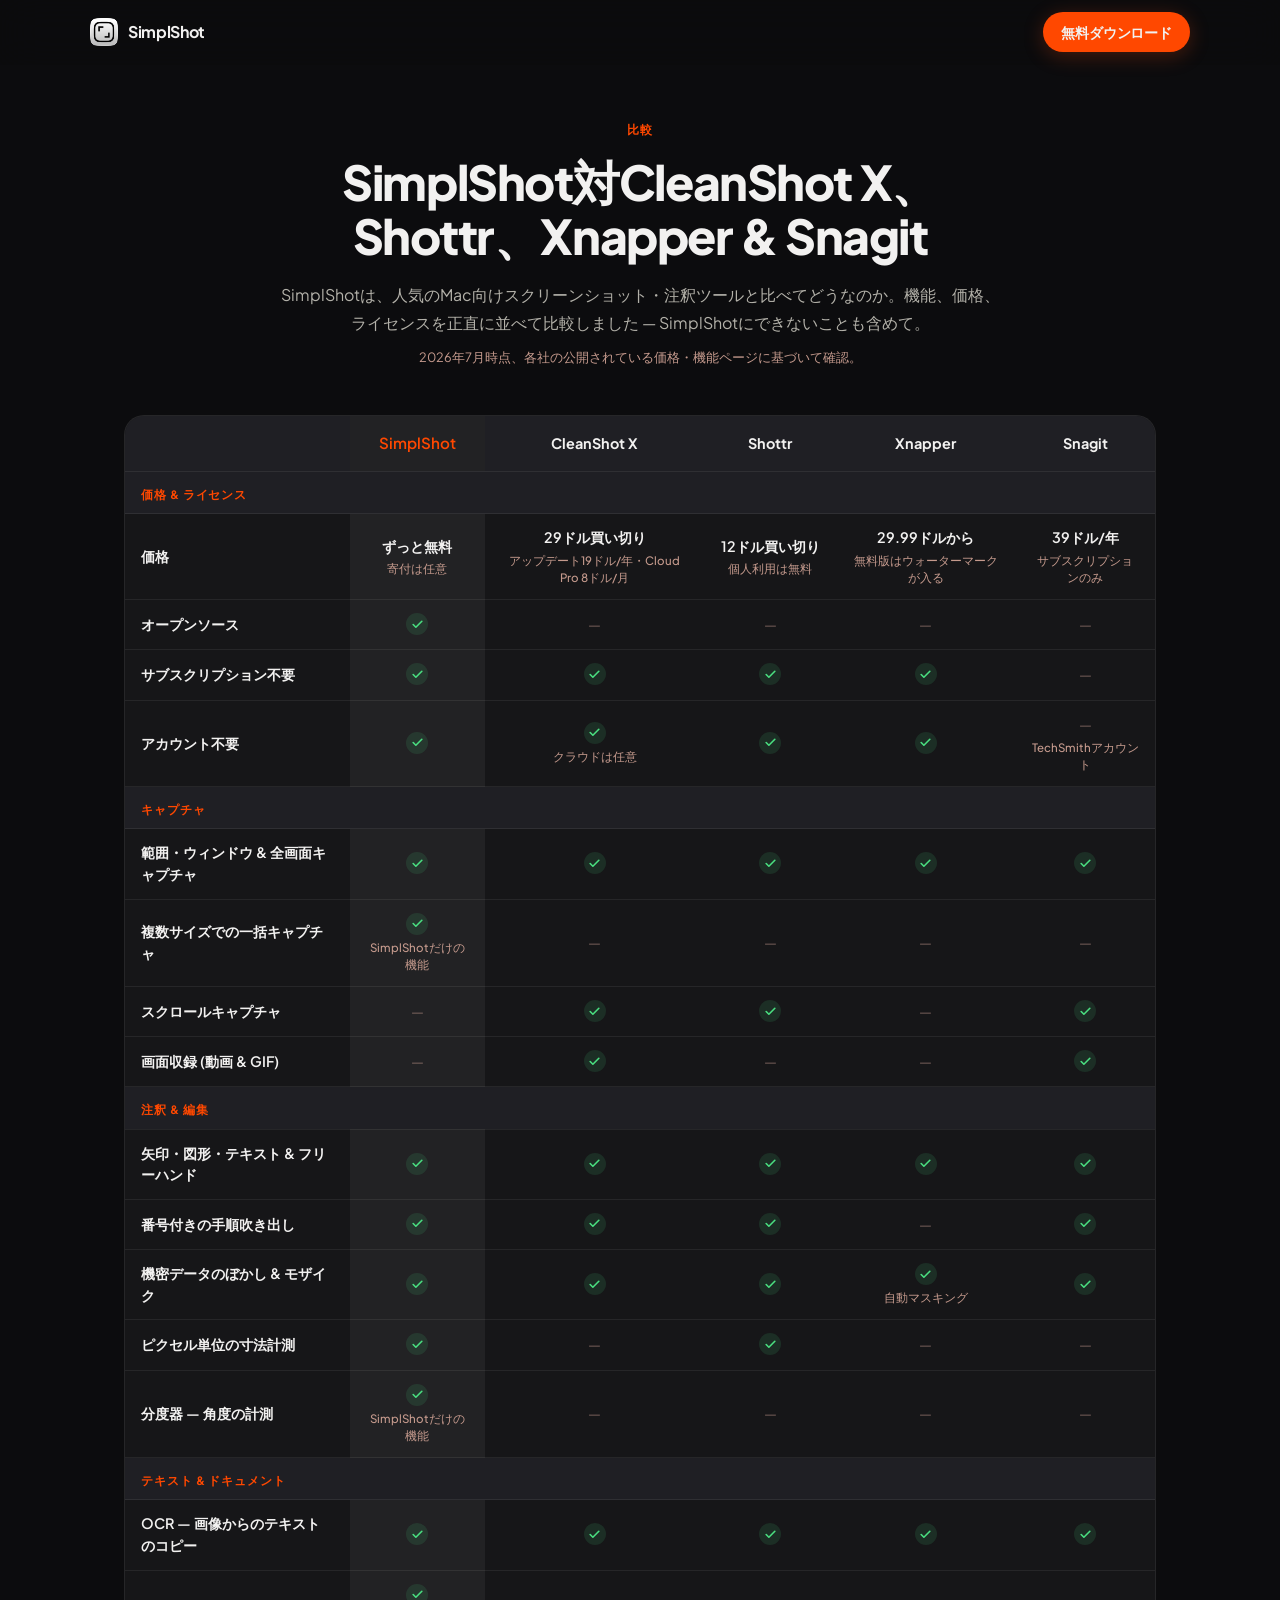
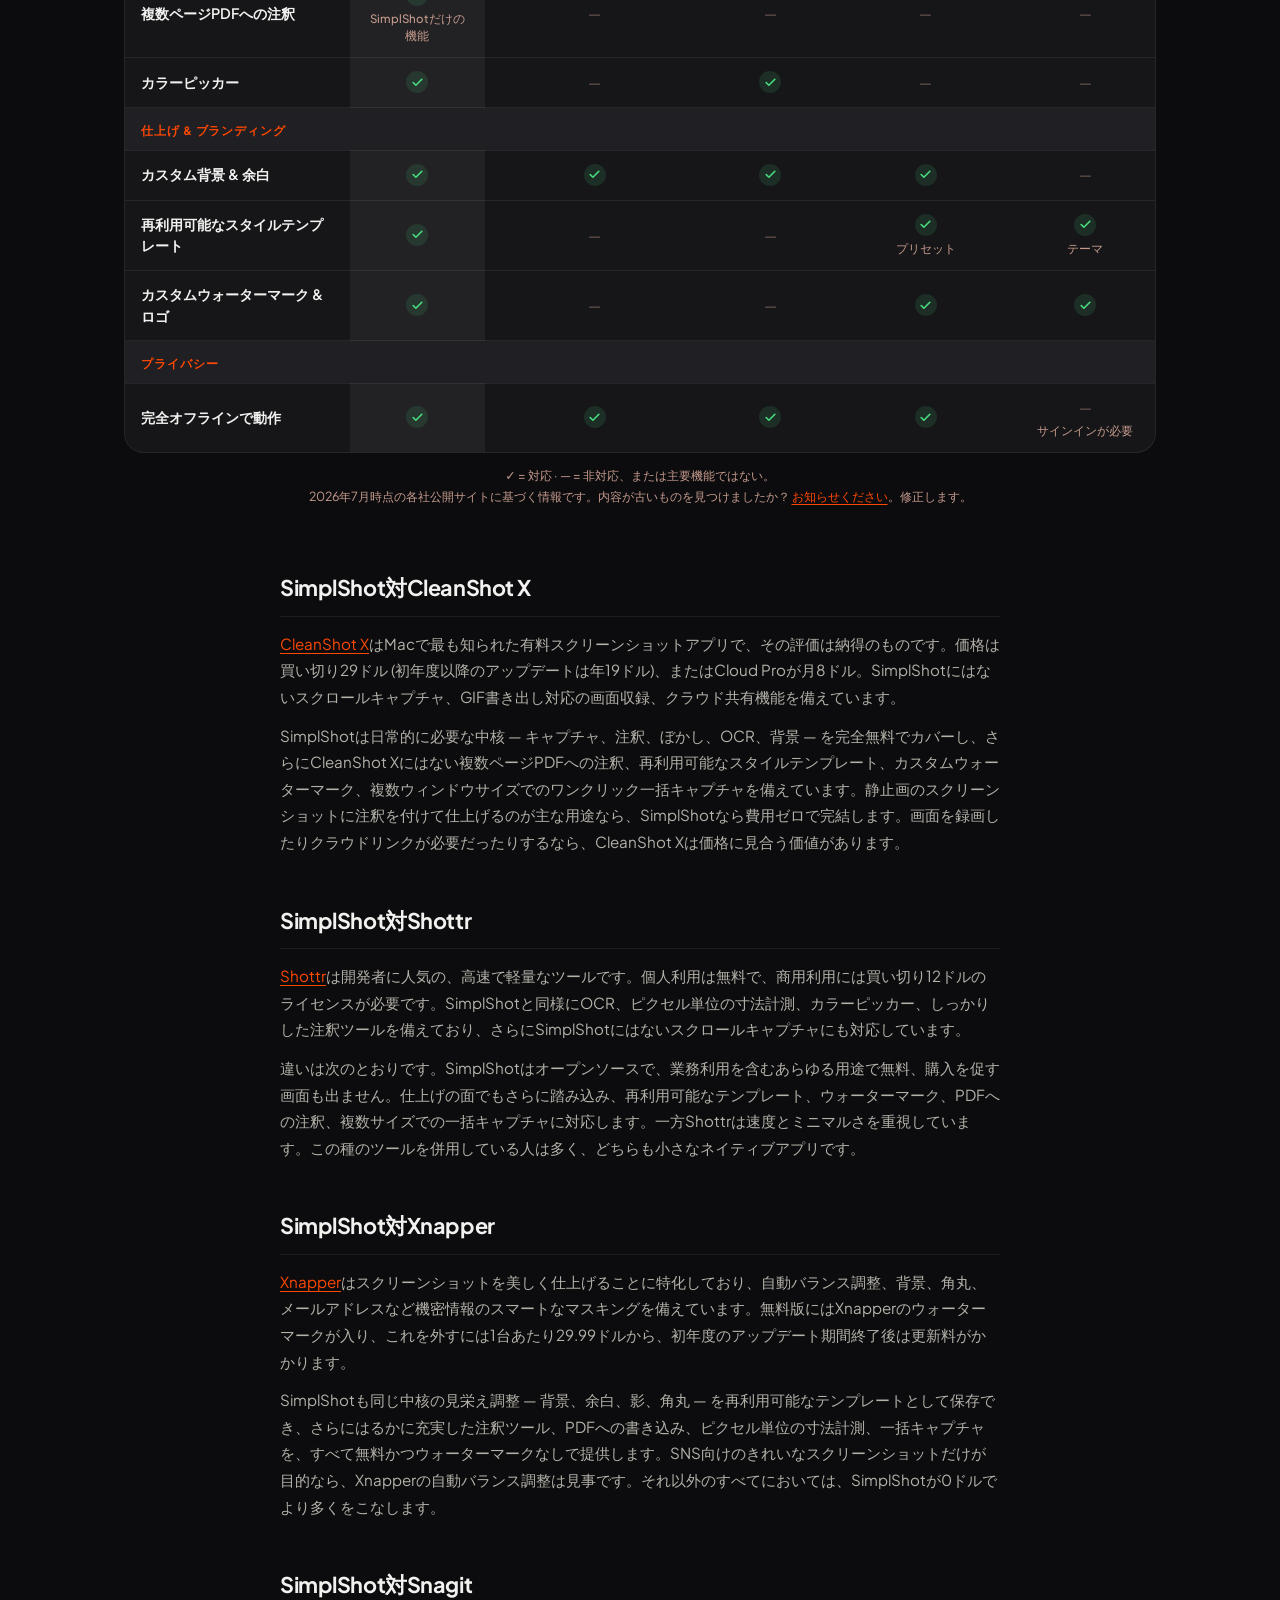
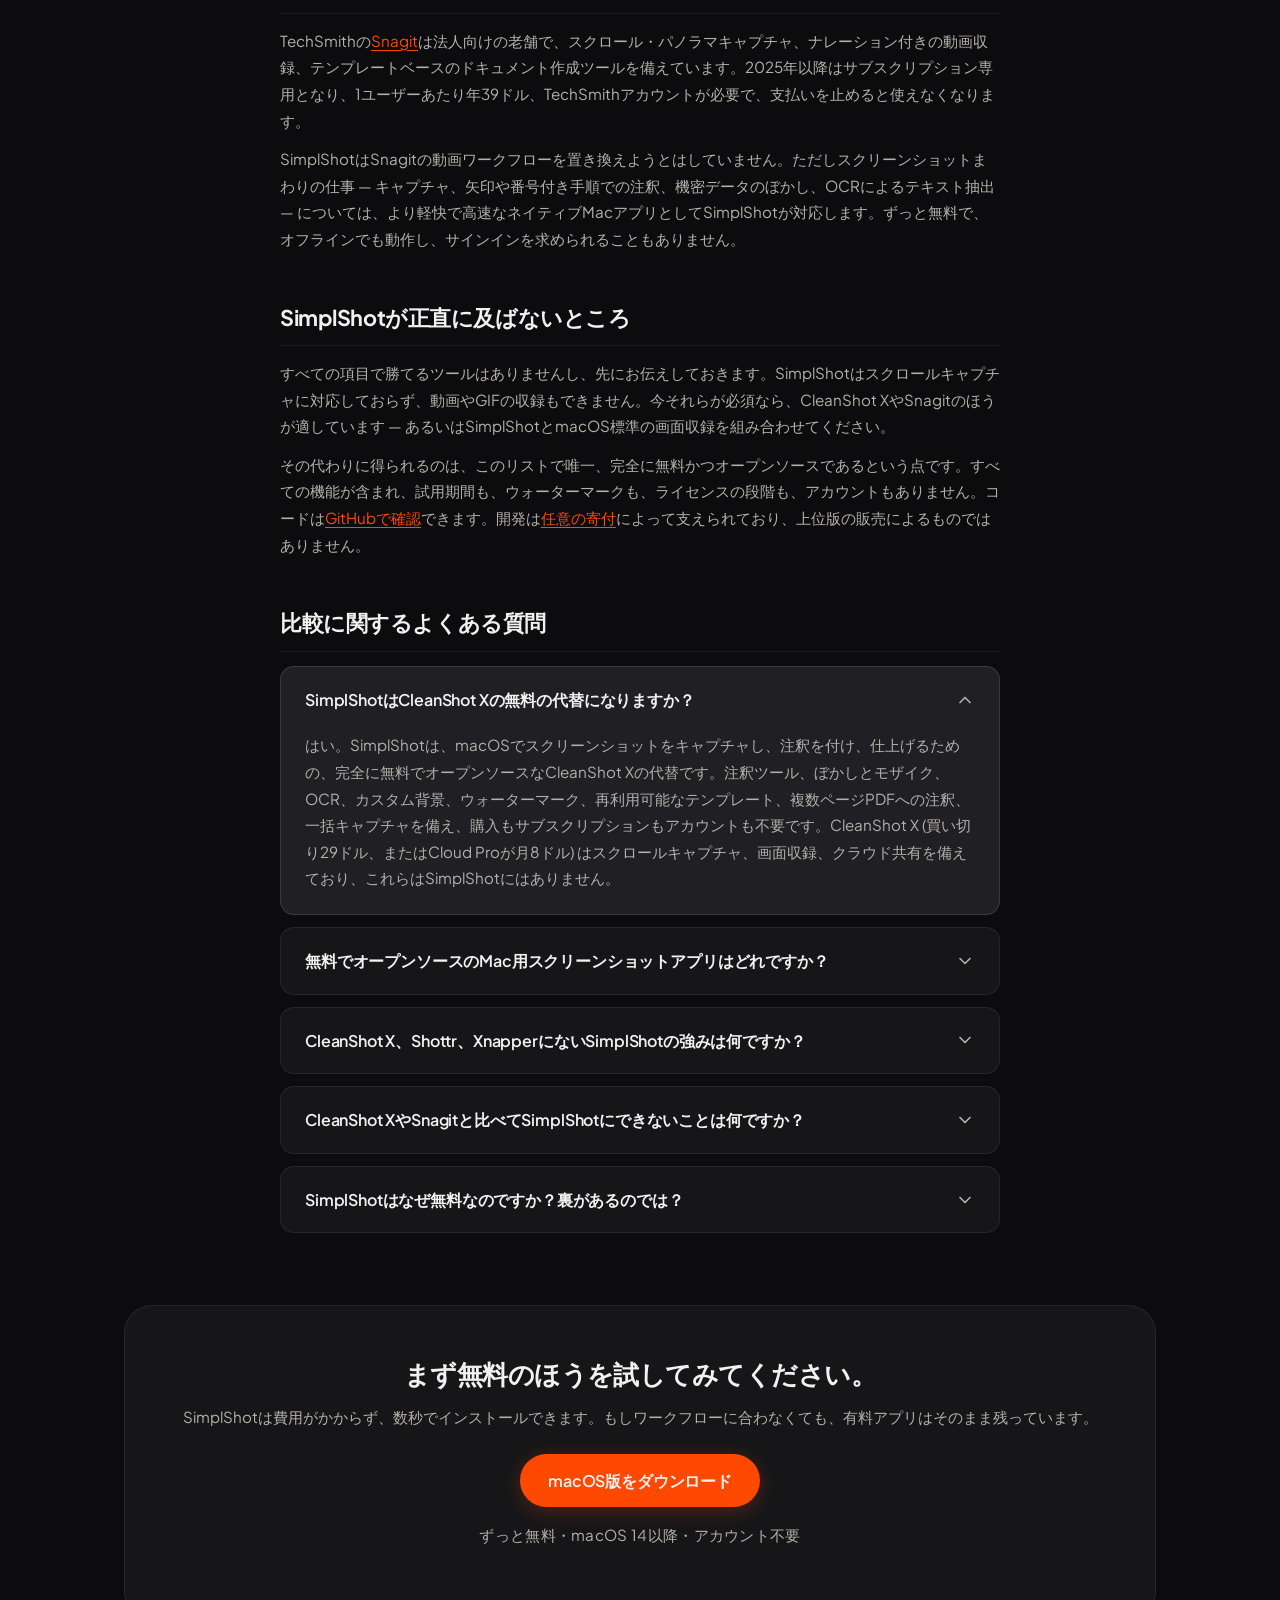
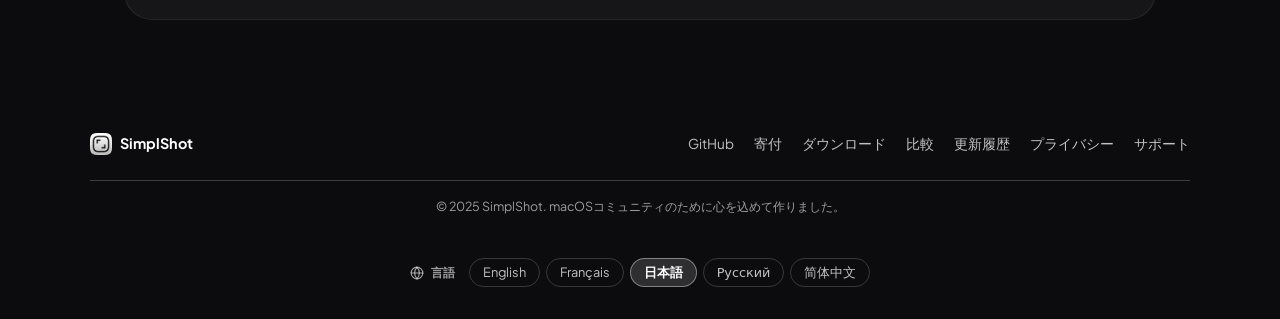
<file: ja/compare.html>
<!DOCTYPE html>
<!-- Generated by build-i18n.py from compare.html — do not edit by hand.
     Edit the English source and run: python3 build-i18n.py -->
<!-- English source of record. After editing, regenerate the fr/ ja/ ru/ zh/
     copies:  python3 build-i18n.py   (it reports any untranslated strings). -->
<html lang="ja">
<head>
  <meta charset="UTF-8" />
  <meta name="viewport" content="width=device-width, initial-scale=1.0" />

  <!-- Language: remember the footer picker's choice, and send first-time
       visitors to their own language when we have one. Runs before paint so
       there is no flash of English. Add ?nolang to opt out. -->
  <script>
  (function () {
    var SS_PAGE_LANG = 'ja';
    var LOCALES = { en: 1, fr: 1, ja: 1, ru: 1, zh: 1 };
    var KEY = 'ss-lang';

    document.addEventListener('click', function (e) {
      var el = e.target;
      var a = el && el.closest ? el.closest('.lang-list a[data-lang]') : null;
      if (!a) return;
      try { localStorage.setItem(KEY, a.getAttribute('data-lang')); } catch (err) {}
    });

    if (SS_PAGE_LANG !== 'en') return;
    if (location.search.indexOf('nolang') !== -1) return;

    var stored = null;
    try { stored = localStorage.getItem(KEY); } catch (err) {}
    if (stored === 'en') return;

    var target = null;
    if (stored && LOCALES[stored]) {
      target = stored;
    } else if (!stored) {
      var tags = (navigator.languages && navigator.languages.length)
        ? navigator.languages
        : [navigator.language || ''];
      for (var i = 0; i < tags.length; i++) {
        var tag = String(tags[i] || '').toLowerCase();
        var primary = tag.split('-')[0];
        if (primary === 'en') return;
        if (primary === 'zh') {
          // We only ship Simplified; leave Traditional readers on English.
          if (tag.indexOf('hant') !== -1 || /-(tw|hk|mo)$/.test(tag)) continue;
          target = 'zh';
          break;
        }
        if (LOCALES[primary]) { target = primary; break; }
      }
    }
    if (!target || target === 'en') return;

    var rest = location.pathname.replace(/^\/+/, '');
    if (rest === 'index.html') rest = '';
    location.replace('/' + target + '/' + rest + location.search + location.hash);
  })();
  </script>

  <title>SimplShot対CleanShot X、Shottr、Xnapper &amp; Snagit — Macスクリーンショットアプリ比較</title>
  <meta name="description" content="SimplShotをCleanShot X、Shottr、Xnapper、Snagitと比較 — 機能、価格、ライセンスを並べて確認できます。完全に無料でオープンソースなのはSimplShotだけ — サブスクリプションも、アカウントも、ウォーターマークもありません。" />
  <link rel="canonical" href="https://simplshot.com/ja/compare" />
  <!-- HREFLANG -->
  <link rel="alternate" hreflang="en" href="https://simplshot.com/compare" />
  <link rel="alternate" hreflang="fr" href="https://simplshot.com/fr/compare" />
  <link rel="alternate" hreflang="ja" href="https://simplshot.com/ja/compare" />
  <link rel="alternate" hreflang="ru" href="https://simplshot.com/ru/compare" />
  <link rel="alternate" hreflang="zh-Hans" href="https://simplshot.com/zh/compare" />
  <link rel="alternate" hreflang="x-default" href="https://simplshot.com/compare" />
  <!-- /HREFLANG -->
  <meta name="robots" content="index, follow, max-image-preview:large, max-snippet:-1" />
  <meta name="author" content="Atle Mo" />
  <meta name="theme-color" content="#FF4800" />
  <link rel="icon" href="/assets/app_icon.png" type="image/png" />
  <link rel="apple-touch-icon" href="/assets/app_icon.png" />
  <meta property="og:type" content="website" />
  <meta property="og:site_name" content="SimplShot" />
  <meta property="og:title" content="SimplShot対CleanShot X、Shottr、Xnapper &amp; Snagit" />
  <meta property="og:description" content="Mac向けスクリーンショットツールの比較 — 機能、価格、ライセンス。完全に無料でオープンソースなのはSimplShotだけです。" />
  <meta property="og:url" content="https://simplshot.com/ja/compare" />
  <meta property="og:locale" content="ja_JP" />
  <meta property="og:image" content="https://simplshot.com/assets/og-image.jpg" />
  <meta name="twitter:card" content="summary_large_image" />
  <meta name="twitter:image" content="https://simplshot.com/assets/og-image.jpg" />
  <link rel="preconnect" href="https://fonts.googleapis.com" />
  <link rel="preconnect" href="https://fonts.gstatic.com" crossorigin />
  <link href="https://fonts.googleapis.com/css2?family=Plus+Jakarta+Sans:wght@400;500;600;700;800&display=swap" rel="stylesheet" />
  <!-- Google Analytics -->
  <script async src="https://www.googletagmanager.com/gtag/js?id=G-KRPH0QPEMD"></script>
  <script>
    window.dataLayer = window.dataLayer || [];
    function gtag(){dataLayer.push(arguments);}
    gtag('js', new Date());
    gtag('config', 'G-KRPH0QPEMD');
  </script>
  <link rel="stylesheet" href="/style.css" />
  <style>
    .cmp-wrap {
      max-width: 1080px;
      margin: 0 auto;
      padding: 120px 24px 80px;
    }
    .cmp-header {
      max-width: 720px;
      margin: 0 auto 24px;
      text-align: center;
    }
    .cmp-eyebrow {
      font-size: 0.75rem;
      font-weight: 700;
      letter-spacing: 0.1em;
      text-transform: uppercase;
      color: var(--accent);
      margin-bottom: 16px;
      display: block;
    }
    .cmp-title {
      font-size: clamp(1.5rem, 5vw, 3rem);
      overflow-wrap: break-word;
      font-weight: 800;
      letter-spacing: -0.03em;
      line-height: 1.12;
      margin-bottom: 18px;
    }
    .cmp-intro {
      font-size: 1rem;
      color: var(--text-2);
      line-height: 1.75;
      margin-bottom: 10px;
    }
    .cmp-updated {
      font-size: 0.8rem;
      color: var(--text-3);
    }

    /* Table */
    .cmp-table-scroll {
      overflow-x: auto;
      -webkit-overflow-scrolling: touch;
      margin: 48px 0 12px;
      border: 1px solid var(--border);
      border-radius: var(--radius-lg);
      background: var(--surface);
    }
    table.cmp-table {
      border-collapse: collapse;
      width: 100%;
      min-width: 880px;
      font-size: 0.9rem;
    }
    .cmp-table caption { display: none; }
    .cmp-table th,
    .cmp-table td {
      padding: 13px 16px;
      text-align: center;
      border-bottom: 1px solid var(--border);
      color: var(--text-2);
      line-height: 1.5;
      vertical-align: middle;
    }
    .cmp-table thead th {
      font-weight: 700;
      color: var(--text-1);
      font-size: 0.9rem;
      background: var(--surface-2);
      padding-top: 16px;
      padding-bottom: 16px;
      white-space: nowrap;
    }
    .cmp-table thead th small {
      display: block;
      font-weight: 500;
      font-size: 0.72rem;
      color: var(--text-3);
      margin-top: 2px;
    }
    .cmp-table th[scope="row"] {
      text-align: left;
      font-weight: 600;
      color: var(--text-1);
      background: var(--surface);
      position: sticky;
      left: 0;
      min-width: 200px;
      max-width: 240px;
      box-shadow: 1px 0 0 var(--border);
    }
    .cmp-table thead th:first-child {
      position: sticky;
      left: 0;
      z-index: 2;
      background: var(--surface-2);
      box-shadow: 1px 0 0 var(--border);
    }
    .cmp-group th {
      text-align: left !important;
      background: var(--surface-2) !important;
      color: var(--accent) !important;
      font-size: 0.72rem;
      font-weight: 700;
      letter-spacing: 0.08em;
      text-transform: uppercase;
      padding-top: 14px;
      padding-bottom: 10px;
    }
    .cmp-table tbody tr:last-child td,
    .cmp-table tbody tr:last-child th { border-bottom: none; }

    /* SimplShot column highlight */
    .cmp-table th.cmp-us,
    .cmp-table td.cmp-us {
      background: rgba(255, 255, 255, 0.05);
      color: var(--text-1);
      font-weight: 600;
    }
    .cmp-table thead th.cmp-us {
      color: var(--accent);
      font-size: 0.95rem;
    }

    .cmp-yes, .cmp-no {
      display: inline-flex;
      align-items: center;
      justify-content: center;
      width: 22px;
      height: 22px;
      border-radius: 50%;
    }
    .cmp-yes {
      background: var(--green-dim);
      color: var(--green);
    }
    .cmp-no {
      color: var(--text-3);
      opacity: 0.55;
      font-weight: 400;
    }
    .cmp-yes svg { width: 13px; height: 13px; }
    .cmp-note {
      display: block;
      font-size: 0.72rem;
      color: var(--text-3);
      font-weight: 500;
      margin-top: 3px;
    }
    .cmp-price { font-weight: 600; color: var(--text-1); white-space: nowrap; }

    .cmp-legend {
      font-size: 0.78rem;
      color: var(--text-3);
      text-align: center;
      margin-bottom: 64px;
      line-height: 1.7;
    }
    .cmp-legend a { color: var(--accent); text-decoration: underline; text-underline-offset: 3px; }

    /* Prose sections */
    .cmp-sections {
      max-width: 720px;
      margin: 0 auto;
    }
    .cmp-section { margin-bottom: 48px; }
    .cmp-section h2 {
      font-size: 1.35rem;
      font-weight: 700;
      letter-spacing: -0.02em;
      color: var(--text-1);
      margin-bottom: 14px;
      padding-bottom: 10px;
      border-bottom: 1px solid var(--border);
    }
    .cmp-section p {
      font-size: 0.95rem;
      color: var(--text-2);
      line-height: 1.75;
      margin-bottom: 12px;
    }
    .cmp-section p:last-child { margin-bottom: 0; }
    .cmp-section a { color: var(--accent); text-decoration: underline; text-underline-offset: 3px; }
    .cmp-section a:hover { opacity: 0.8; }

    /* CTA */
    .cmp-cta {
      text-align: center;
      margin: 72px auto 0;
      padding: 48px 32px;
      background: var(--surface);
      border: 1px solid var(--border);
      border-radius: var(--radius-xl);
    }
    .cmp-cta h2 {
      font-size: 1.6rem;
      font-weight: 800;
      letter-spacing: -0.02em;
      margin-bottom: 10px;
    }
    .cmp-cta p {
      color: var(--text-2);
      font-size: 0.95rem;
      margin-bottom: 24px;
    }
    .cmp-cta .hero-meta { margin-top: 16px; }

    @media (max-width: 640px) {
      .cmp-wrap { padding-top: 100px; }
      .cmp-table th[scope="row"] { min-width: 150px; max-width: 170px; font-size: 0.82rem; }
      .cmp-table th, .cmp-table td { padding: 11px 12px; }
    }
  </style>
</head>
<body>

  <!-- NAV -->
  <nav class="nav scrolled" id="nav">
    <div class="nav-inner">
      <a href="/ja/" class="nav-logo">
        <img src="/assets/app_icon.png" alt="SimplShotのアイコン" class="nav-icon" />
        <span>SimplShot</span>
      </a>
      <a href="https://github.com/atlemo/SimplShot-App/releases/download/1.5.9/SimplShot.dmg" class="btn btn-accent nav-cta" download data-download>無料ダウンロード</a>
    </div>
  </nav>

  <main class="cmp-wrap">

    <header class="cmp-header">
      <span class="cmp-eyebrow">比較</span>
      <h1 class="cmp-title">SimplShot対CleanShot&nbsp;X、Shottr、Xnapper &amp; Snagit</h1>
      <p class="cmp-intro">SimplShotは、人気のMac向けスクリーンショット・注釈ツールと比べてどうなのか。機能、価格、ライセンスを正直に並べて比較しました — SimplShotにできないことも含めて。</p>
      <p class="cmp-updated">2026年7月時点、各社の公開されている価格・機能ページに基づいて確認。</p>
    </header>

    <!-- COMPARISON TABLE -->
    <div class="cmp-table-scroll" role="region" aria-label="機能比較表" tabindex="0">
      <table class="cmp-table">
        <caption>SimplShot、CleanShot X、Shottr、Xnapper、Snagitの機能と価格の比較</caption>
        <thead>
          <tr>
            <th scope="col"><span class="visually-hidden">機能</span></th>
            <th scope="col" class="cmp-us">SimplShot</th>
            <th scope="col">CleanShot X</th>
            <th scope="col">Shottr</th>
            <th scope="col">Xnapper</th>
            <th scope="col">Snagit</th>
          </tr>
        </thead>
        <tbody>
          <tr class="cmp-group"><th colspan="6" scope="colgroup">価格 &amp; ライセンス</th></tr>
          <tr>
            <th scope="row">価格</th>
            <td class="cmp-us"><span class="cmp-price">ずっと無料</span><span class="cmp-note">寄付は任意</span></td>
            <td><span class="cmp-price">29ドル買い切り</span><span class="cmp-note">アップデート19ドル/年・Cloud Pro 8ドル/月</span></td>
            <td><span class="cmp-price">12ドル買い切り</span><span class="cmp-note">個人利用は無料</span></td>
            <td><span class="cmp-price">29.99ドルから</span><span class="cmp-note">無料版はウォーターマークが入る</span></td>
            <td><span class="cmp-price">39ドル/年</span><span class="cmp-note">サブスクリプションのみ</span></td>
          </tr>
          <tr>
            <th scope="row">オープンソース</th>
            <td class="cmp-us"><span class="cmp-yes" aria-hidden="true"><svg viewBox="0 0 24 24" fill="none" stroke="currentColor" stroke-width="3" stroke-linecap="round" stroke-linejoin="round"><path d="M20 6 9 17l-5-5"/></svg></span><span class="visually-hidden">あり</span></td>
            <td><span class="cmp-no" aria-hidden="true">—</span><span class="visually-hidden">なし</span></td>
            <td><span class="cmp-no" aria-hidden="true">—</span><span class="visually-hidden">なし</span></td>
            <td><span class="cmp-no" aria-hidden="true">—</span><span class="visually-hidden">なし</span></td>
            <td><span class="cmp-no" aria-hidden="true">—</span><span class="visually-hidden">なし</span></td>
          </tr>
          <tr>
            <th scope="row">サブスクリプション不要</th>
            <td class="cmp-us"><span class="cmp-yes" aria-hidden="true"><svg viewBox="0 0 24 24" fill="none" stroke="currentColor" stroke-width="3" stroke-linecap="round" stroke-linejoin="round"><path d="M20 6 9 17l-5-5"/></svg></span><span class="visually-hidden">あり</span></td>
            <td><span class="cmp-yes" aria-hidden="true"><svg viewBox="0 0 24 24" fill="none" stroke="currentColor" stroke-width="3" stroke-linecap="round" stroke-linejoin="round"><path d="M20 6 9 17l-5-5"/></svg></span><span class="visually-hidden">あり</span></td>
            <td><span class="cmp-yes" aria-hidden="true"><svg viewBox="0 0 24 24" fill="none" stroke="currentColor" stroke-width="3" stroke-linecap="round" stroke-linejoin="round"><path d="M20 6 9 17l-5-5"/></svg></span><span class="visually-hidden">あり</span></td>
            <td><span class="cmp-yes" aria-hidden="true"><svg viewBox="0 0 24 24" fill="none" stroke="currentColor" stroke-width="3" stroke-linecap="round" stroke-linejoin="round"><path d="M20 6 9 17l-5-5"/></svg></span><span class="visually-hidden">あり</span></td>
            <td><span class="cmp-no" aria-hidden="true">—</span><span class="visually-hidden">なし</span></td>
          </tr>
          <tr>
            <th scope="row">アカウント不要</th>
            <td class="cmp-us"><span class="cmp-yes" aria-hidden="true"><svg viewBox="0 0 24 24" fill="none" stroke="currentColor" stroke-width="3" stroke-linecap="round" stroke-linejoin="round"><path d="M20 6 9 17l-5-5"/></svg></span><span class="visually-hidden">あり</span></td>
            <td><span class="cmp-yes" aria-hidden="true"><svg viewBox="0 0 24 24" fill="none" stroke="currentColor" stroke-width="3" stroke-linecap="round" stroke-linejoin="round"><path d="M20 6 9 17l-5-5"/></svg></span><span class="visually-hidden">あり</span><span class="cmp-note">クラウドは任意</span></td>
            <td><span class="cmp-yes" aria-hidden="true"><svg viewBox="0 0 24 24" fill="none" stroke="currentColor" stroke-width="3" stroke-linecap="round" stroke-linejoin="round"><path d="M20 6 9 17l-5-5"/></svg></span><span class="visually-hidden">あり</span></td>
            <td><span class="cmp-yes" aria-hidden="true"><svg viewBox="0 0 24 24" fill="none" stroke="currentColor" stroke-width="3" stroke-linecap="round" stroke-linejoin="round"><path d="M20 6 9 17l-5-5"/></svg></span><span class="visually-hidden">あり</span></td>
            <td><span class="cmp-no" aria-hidden="true">—</span><span class="visually-hidden">なし</span><span class="cmp-note">TechSmithアカウント</span></td>
          </tr>

          <tr class="cmp-group"><th colspan="6" scope="colgroup">キャプチャ</th></tr>
          <tr>
            <th scope="row">範囲・ウィンドウ &amp; 全画面キャプチャ</th>
            <td class="cmp-us"><span class="cmp-yes" aria-hidden="true"><svg viewBox="0 0 24 24" fill="none" stroke="currentColor" stroke-width="3" stroke-linecap="round" stroke-linejoin="round"><path d="M20 6 9 17l-5-5"/></svg></span><span class="visually-hidden">あり</span></td>
            <td><span class="cmp-yes" aria-hidden="true"><svg viewBox="0 0 24 24" fill="none" stroke="currentColor" stroke-width="3" stroke-linecap="round" stroke-linejoin="round"><path d="M20 6 9 17l-5-5"/></svg></span><span class="visually-hidden">あり</span></td>
            <td><span class="cmp-yes" aria-hidden="true"><svg viewBox="0 0 24 24" fill="none" stroke="currentColor" stroke-width="3" stroke-linecap="round" stroke-linejoin="round"><path d="M20 6 9 17l-5-5"/></svg></span><span class="visually-hidden">あり</span></td>
            <td><span class="cmp-yes" aria-hidden="true"><svg viewBox="0 0 24 24" fill="none" stroke="currentColor" stroke-width="3" stroke-linecap="round" stroke-linejoin="round"><path d="M20 6 9 17l-5-5"/></svg></span><span class="visually-hidden">あり</span></td>
            <td><span class="cmp-yes" aria-hidden="true"><svg viewBox="0 0 24 24" fill="none" stroke="currentColor" stroke-width="3" stroke-linecap="round" stroke-linejoin="round"><path d="M20 6 9 17l-5-5"/></svg></span><span class="visually-hidden">あり</span></td>
          </tr>
          <tr>
            <th scope="row">複数サイズでの一括キャプチャ</th>
            <td class="cmp-us"><span class="cmp-yes" aria-hidden="true"><svg viewBox="0 0 24 24" fill="none" stroke="currentColor" stroke-width="3" stroke-linecap="round" stroke-linejoin="round"><path d="M20 6 9 17l-5-5"/></svg></span><span class="visually-hidden">あり</span><span class="cmp-note">SimplShotだけの機能</span></td>
            <td><span class="cmp-no" aria-hidden="true">—</span><span class="visually-hidden">なし</span></td>
            <td><span class="cmp-no" aria-hidden="true">—</span><span class="visually-hidden">なし</span></td>
            <td><span class="cmp-no" aria-hidden="true">—</span><span class="visually-hidden">なし</span></td>
            <td><span class="cmp-no" aria-hidden="true">—</span><span class="visually-hidden">なし</span></td>
          </tr>
          <tr>
            <th scope="row">スクロールキャプチャ</th>
            <td class="cmp-us"><span class="cmp-no" aria-hidden="true">—</span><span class="visually-hidden">なし</span></td>
            <td><span class="cmp-yes" aria-hidden="true"><svg viewBox="0 0 24 24" fill="none" stroke="currentColor" stroke-width="3" stroke-linecap="round" stroke-linejoin="round"><path d="M20 6 9 17l-5-5"/></svg></span><span class="visually-hidden">あり</span></td>
            <td><span class="cmp-yes" aria-hidden="true"><svg viewBox="0 0 24 24" fill="none" stroke="currentColor" stroke-width="3" stroke-linecap="round" stroke-linejoin="round"><path d="M20 6 9 17l-5-5"/></svg></span><span class="visually-hidden">あり</span></td>
            <td><span class="cmp-no" aria-hidden="true">—</span><span class="visually-hidden">なし</span></td>
            <td><span class="cmp-yes" aria-hidden="true"><svg viewBox="0 0 24 24" fill="none" stroke="currentColor" stroke-width="3" stroke-linecap="round" stroke-linejoin="round"><path d="M20 6 9 17l-5-5"/></svg></span><span class="visually-hidden">あり</span></td>
          </tr>
          <tr>
            <th scope="row">画面収録 (動画 &amp; GIF)</th>
            <td class="cmp-us"><span class="cmp-no" aria-hidden="true">—</span><span class="visually-hidden">なし</span></td>
            <td><span class="cmp-yes" aria-hidden="true"><svg viewBox="0 0 24 24" fill="none" stroke="currentColor" stroke-width="3" stroke-linecap="round" stroke-linejoin="round"><path d="M20 6 9 17l-5-5"/></svg></span><span class="visually-hidden">あり</span></td>
            <td><span class="cmp-no" aria-hidden="true">—</span><span class="visually-hidden">なし</span></td>
            <td><span class="cmp-no" aria-hidden="true">—</span><span class="visually-hidden">なし</span></td>
            <td><span class="cmp-yes" aria-hidden="true"><svg viewBox="0 0 24 24" fill="none" stroke="currentColor" stroke-width="3" stroke-linecap="round" stroke-linejoin="round"><path d="M20 6 9 17l-5-5"/></svg></span><span class="visually-hidden">あり</span></td>
          </tr>

          <tr class="cmp-group"><th colspan="6" scope="colgroup">注釈 &amp; 編集</th></tr>
          <tr>
            <th scope="row">矢印・図形・テキスト &amp; フリーハンド</th>
            <td class="cmp-us"><span class="cmp-yes" aria-hidden="true"><svg viewBox="0 0 24 24" fill="none" stroke="currentColor" stroke-width="3" stroke-linecap="round" stroke-linejoin="round"><path d="M20 6 9 17l-5-5"/></svg></span><span class="visually-hidden">あり</span></td>
            <td><span class="cmp-yes" aria-hidden="true"><svg viewBox="0 0 24 24" fill="none" stroke="currentColor" stroke-width="3" stroke-linecap="round" stroke-linejoin="round"><path d="M20 6 9 17l-5-5"/></svg></span><span class="visually-hidden">あり</span></td>
            <td><span class="cmp-yes" aria-hidden="true"><svg viewBox="0 0 24 24" fill="none" stroke="currentColor" stroke-width="3" stroke-linecap="round" stroke-linejoin="round"><path d="M20 6 9 17l-5-5"/></svg></span><span class="visually-hidden">あり</span></td>
            <td><span class="cmp-yes" aria-hidden="true"><svg viewBox="0 0 24 24" fill="none" stroke="currentColor" stroke-width="3" stroke-linecap="round" stroke-linejoin="round"><path d="M20 6 9 17l-5-5"/></svg></span><span class="visually-hidden">あり</span></td>
            <td><span class="cmp-yes" aria-hidden="true"><svg viewBox="0 0 24 24" fill="none" stroke="currentColor" stroke-width="3" stroke-linecap="round" stroke-linejoin="round"><path d="M20 6 9 17l-5-5"/></svg></span><span class="visually-hidden">あり</span></td>
          </tr>
          <tr>
            <th scope="row">番号付きの手順吹き出し</th>
            <td class="cmp-us"><span class="cmp-yes" aria-hidden="true"><svg viewBox="0 0 24 24" fill="none" stroke="currentColor" stroke-width="3" stroke-linecap="round" stroke-linejoin="round"><path d="M20 6 9 17l-5-5"/></svg></span><span class="visually-hidden">あり</span></td>
            <td><span class="cmp-yes" aria-hidden="true"><svg viewBox="0 0 24 24" fill="none" stroke="currentColor" stroke-width="3" stroke-linecap="round" stroke-linejoin="round"><path d="M20 6 9 17l-5-5"/></svg></span><span class="visually-hidden">あり</span></td>
            <td><span class="cmp-yes" aria-hidden="true"><svg viewBox="0 0 24 24" fill="none" stroke="currentColor" stroke-width="3" stroke-linecap="round" stroke-linejoin="round"><path d="M20 6 9 17l-5-5"/></svg></span><span class="visually-hidden">あり</span></td>
            <td><span class="cmp-no" aria-hidden="true">—</span><span class="visually-hidden">なし</span></td>
            <td><span class="cmp-yes" aria-hidden="true"><svg viewBox="0 0 24 24" fill="none" stroke="currentColor" stroke-width="3" stroke-linecap="round" stroke-linejoin="round"><path d="M20 6 9 17l-5-5"/></svg></span><span class="visually-hidden">あり</span></td>
          </tr>
          <tr>
            <th scope="row">機密データのぼかし &amp; モザイク</th>
            <td class="cmp-us"><span class="cmp-yes" aria-hidden="true"><svg viewBox="0 0 24 24" fill="none" stroke="currentColor" stroke-width="3" stroke-linecap="round" stroke-linejoin="round"><path d="M20 6 9 17l-5-5"/></svg></span><span class="visually-hidden">あり</span></td>
            <td><span class="cmp-yes" aria-hidden="true"><svg viewBox="0 0 24 24" fill="none" stroke="currentColor" stroke-width="3" stroke-linecap="round" stroke-linejoin="round"><path d="M20 6 9 17l-5-5"/></svg></span><span class="visually-hidden">あり</span></td>
            <td><span class="cmp-yes" aria-hidden="true"><svg viewBox="0 0 24 24" fill="none" stroke="currentColor" stroke-width="3" stroke-linecap="round" stroke-linejoin="round"><path d="M20 6 9 17l-5-5"/></svg></span><span class="visually-hidden">あり</span></td>
            <td><span class="cmp-yes" aria-hidden="true"><svg viewBox="0 0 24 24" fill="none" stroke="currentColor" stroke-width="3" stroke-linecap="round" stroke-linejoin="round"><path d="M20 6 9 17l-5-5"/></svg></span><span class="visually-hidden">あり</span><span class="cmp-note">自動マスキング</span></td>
            <td><span class="cmp-yes" aria-hidden="true"><svg viewBox="0 0 24 24" fill="none" stroke="currentColor" stroke-width="3" stroke-linecap="round" stroke-linejoin="round"><path d="M20 6 9 17l-5-5"/></svg></span><span class="visually-hidden">あり</span></td>
          </tr>
          <tr>
            <th scope="row">ピクセル単位の寸法計測</th>
            <td class="cmp-us"><span class="cmp-yes" aria-hidden="true"><svg viewBox="0 0 24 24" fill="none" stroke="currentColor" stroke-width="3" stroke-linecap="round" stroke-linejoin="round"><path d="M20 6 9 17l-5-5"/></svg></span><span class="visually-hidden">あり</span></td>
            <td><span class="cmp-no" aria-hidden="true">—</span><span class="visually-hidden">なし</span></td>
            <td><span class="cmp-yes" aria-hidden="true"><svg viewBox="0 0 24 24" fill="none" stroke="currentColor" stroke-width="3" stroke-linecap="round" stroke-linejoin="round"><path d="M20 6 9 17l-5-5"/></svg></span><span class="visually-hidden">あり</span></td>
            <td><span class="cmp-no" aria-hidden="true">—</span><span class="visually-hidden">なし</span></td>
            <td><span class="cmp-no" aria-hidden="true">—</span><span class="visually-hidden">なし</span></td>
          </tr>
          <tr>
            <th scope="row">分度器 — 角度の計測</th>
            <td class="cmp-us"><span class="cmp-yes" aria-hidden="true"><svg viewBox="0 0 24 24" fill="none" stroke="currentColor" stroke-width="3" stroke-linecap="round" stroke-linejoin="round"><path d="M20 6 9 17l-5-5"/></svg></span><span class="visually-hidden">あり</span><span class="cmp-note">SimplShotだけの機能</span></td>
            <td><span class="cmp-no" aria-hidden="true">—</span><span class="visually-hidden">なし</span></td>
            <td><span class="cmp-no" aria-hidden="true">—</span><span class="visually-hidden">なし</span></td>
            <td><span class="cmp-no" aria-hidden="true">—</span><span class="visually-hidden">なし</span></td>
            <td><span class="cmp-no" aria-hidden="true">—</span><span class="visually-hidden">なし</span></td>
          </tr>

          <tr class="cmp-group"><th colspan="6" scope="colgroup">テキスト &amp; ドキュメント</th></tr>
          <tr>
            <th scope="row">OCR — 画像からのテキストのコピー</th>
            <td class="cmp-us"><span class="cmp-yes" aria-hidden="true"><svg viewBox="0 0 24 24" fill="none" stroke="currentColor" stroke-width="3" stroke-linecap="round" stroke-linejoin="round"><path d="M20 6 9 17l-5-5"/></svg></span><span class="visually-hidden">あり</span></td>
            <td><span class="cmp-yes" aria-hidden="true"><svg viewBox="0 0 24 24" fill="none" stroke="currentColor" stroke-width="3" stroke-linecap="round" stroke-linejoin="round"><path d="M20 6 9 17l-5-5"/></svg></span><span class="visually-hidden">あり</span></td>
            <td><span class="cmp-yes" aria-hidden="true"><svg viewBox="0 0 24 24" fill="none" stroke="currentColor" stroke-width="3" stroke-linecap="round" stroke-linejoin="round"><path d="M20 6 9 17l-5-5"/></svg></span><span class="visually-hidden">あり</span></td>
            <td><span class="cmp-yes" aria-hidden="true"><svg viewBox="0 0 24 24" fill="none" stroke="currentColor" stroke-width="3" stroke-linecap="round" stroke-linejoin="round"><path d="M20 6 9 17l-5-5"/></svg></span><span class="visually-hidden">あり</span></td>
            <td><span class="cmp-yes" aria-hidden="true"><svg viewBox="0 0 24 24" fill="none" stroke="currentColor" stroke-width="3" stroke-linecap="round" stroke-linejoin="round"><path d="M20 6 9 17l-5-5"/></svg></span><span class="visually-hidden">あり</span></td>
          </tr>
          <tr>
            <th scope="row">複数ページPDFへの注釈</th>
            <td class="cmp-us"><span class="cmp-yes" aria-hidden="true"><svg viewBox="0 0 24 24" fill="none" stroke="currentColor" stroke-width="3" stroke-linecap="round" stroke-linejoin="round"><path d="M20 6 9 17l-5-5"/></svg></span><span class="visually-hidden">あり</span><span class="cmp-note">SimplShotだけの機能</span></td>
            <td><span class="cmp-no" aria-hidden="true">—</span><span class="visually-hidden">なし</span></td>
            <td><span class="cmp-no" aria-hidden="true">—</span><span class="visually-hidden">なし</span></td>
            <td><span class="cmp-no" aria-hidden="true">—</span><span class="visually-hidden">なし</span></td>
            <td><span class="cmp-no" aria-hidden="true">—</span><span class="visually-hidden">なし</span></td>
          </tr>
          <tr>
            <th scope="row">カラーピッカー</th>
            <td class="cmp-us"><span class="cmp-yes" aria-hidden="true"><svg viewBox="0 0 24 24" fill="none" stroke="currentColor" stroke-width="3" stroke-linecap="round" stroke-linejoin="round"><path d="M20 6 9 17l-5-5"/></svg></span><span class="visually-hidden">あり</span></td>
            <td><span class="cmp-no" aria-hidden="true">—</span><span class="visually-hidden">なし</span></td>
            <td><span class="cmp-yes" aria-hidden="true"><svg viewBox="0 0 24 24" fill="none" stroke="currentColor" stroke-width="3" stroke-linecap="round" stroke-linejoin="round"><path d="M20 6 9 17l-5-5"/></svg></span><span class="visually-hidden">あり</span></td>
            <td><span class="cmp-no" aria-hidden="true">—</span><span class="visually-hidden">なし</span></td>
            <td><span class="cmp-no" aria-hidden="true">—</span><span class="visually-hidden">なし</span></td>
          </tr>

          <tr class="cmp-group"><th colspan="6" scope="colgroup">仕上げ &amp; ブランディング</th></tr>
          <tr>
            <th scope="row">カスタム背景 &amp; 余白</th>
            <td class="cmp-us"><span class="cmp-yes" aria-hidden="true"><svg viewBox="0 0 24 24" fill="none" stroke="currentColor" stroke-width="3" stroke-linecap="round" stroke-linejoin="round"><path d="M20 6 9 17l-5-5"/></svg></span><span class="visually-hidden">あり</span></td>
            <td><span class="cmp-yes" aria-hidden="true"><svg viewBox="0 0 24 24" fill="none" stroke="currentColor" stroke-width="3" stroke-linecap="round" stroke-linejoin="round"><path d="M20 6 9 17l-5-5"/></svg></span><span class="visually-hidden">あり</span></td>
            <td><span class="cmp-yes" aria-hidden="true"><svg viewBox="0 0 24 24" fill="none" stroke="currentColor" stroke-width="3" stroke-linecap="round" stroke-linejoin="round"><path d="M20 6 9 17l-5-5"/></svg></span><span class="visually-hidden">あり</span></td>
            <td><span class="cmp-yes" aria-hidden="true"><svg viewBox="0 0 24 24" fill="none" stroke="currentColor" stroke-width="3" stroke-linecap="round" stroke-linejoin="round"><path d="M20 6 9 17l-5-5"/></svg></span><span class="visually-hidden">あり</span></td>
            <td><span class="cmp-no" aria-hidden="true">—</span><span class="visually-hidden">なし</span></td>
          </tr>
          <tr>
            <th scope="row">再利用可能なスタイルテンプレート</th>
            <td class="cmp-us"><span class="cmp-yes" aria-hidden="true"><svg viewBox="0 0 24 24" fill="none" stroke="currentColor" stroke-width="3" stroke-linecap="round" stroke-linejoin="round"><path d="M20 6 9 17l-5-5"/></svg></span><span class="visually-hidden">あり</span></td>
            <td><span class="cmp-no" aria-hidden="true">—</span><span class="visually-hidden">なし</span></td>
            <td><span class="cmp-no" aria-hidden="true">—</span><span class="visually-hidden">なし</span></td>
            <td><span class="cmp-yes" aria-hidden="true"><svg viewBox="0 0 24 24" fill="none" stroke="currentColor" stroke-width="3" stroke-linecap="round" stroke-linejoin="round"><path d="M20 6 9 17l-5-5"/></svg></span><span class="visually-hidden">あり</span><span class="cmp-note">プリセット</span></td>
            <td><span class="cmp-yes" aria-hidden="true"><svg viewBox="0 0 24 24" fill="none" stroke="currentColor" stroke-width="3" stroke-linecap="round" stroke-linejoin="round"><path d="M20 6 9 17l-5-5"/></svg></span><span class="visually-hidden">あり</span><span class="cmp-note">テーマ</span></td>
          </tr>
          <tr>
            <th scope="row">カスタムウォーターマーク &amp; ロゴ</th>
            <td class="cmp-us"><span class="cmp-yes" aria-hidden="true"><svg viewBox="0 0 24 24" fill="none" stroke="currentColor" stroke-width="3" stroke-linecap="round" stroke-linejoin="round"><path d="M20 6 9 17l-5-5"/></svg></span><span class="visually-hidden">あり</span></td>
            <td><span class="cmp-no" aria-hidden="true">—</span><span class="visually-hidden">なし</span></td>
            <td><span class="cmp-no" aria-hidden="true">—</span><span class="visually-hidden">なし</span></td>
            <td><span class="cmp-yes" aria-hidden="true"><svg viewBox="0 0 24 24" fill="none" stroke="currentColor" stroke-width="3" stroke-linecap="round" stroke-linejoin="round"><path d="M20 6 9 17l-5-5"/></svg></span><span class="visually-hidden">あり</span></td>
            <td><span class="cmp-yes" aria-hidden="true"><svg viewBox="0 0 24 24" fill="none" stroke="currentColor" stroke-width="3" stroke-linecap="round" stroke-linejoin="round"><path d="M20 6 9 17l-5-5"/></svg></span><span class="visually-hidden">あり</span></td>
          </tr>

          <tr class="cmp-group"><th colspan="6" scope="colgroup">プライバシー</th></tr>
          <tr>
            <th scope="row">完全オフラインで動作</th>
            <td class="cmp-us"><span class="cmp-yes" aria-hidden="true"><svg viewBox="0 0 24 24" fill="none" stroke="currentColor" stroke-width="3" stroke-linecap="round" stroke-linejoin="round"><path d="M20 6 9 17l-5-5"/></svg></span><span class="visually-hidden">あり</span></td>
            <td><span class="cmp-yes" aria-hidden="true"><svg viewBox="0 0 24 24" fill="none" stroke="currentColor" stroke-width="3" stroke-linecap="round" stroke-linejoin="round"><path d="M20 6 9 17l-5-5"/></svg></span><span class="visually-hidden">あり</span></td>
            <td><span class="cmp-yes" aria-hidden="true"><svg viewBox="0 0 24 24" fill="none" stroke="currentColor" stroke-width="3" stroke-linecap="round" stroke-linejoin="round"><path d="M20 6 9 17l-5-5"/></svg></span><span class="visually-hidden">あり</span></td>
            <td><span class="cmp-yes" aria-hidden="true"><svg viewBox="0 0 24 24" fill="none" stroke="currentColor" stroke-width="3" stroke-linecap="round" stroke-linejoin="round"><path d="M20 6 9 17l-5-5"/></svg></span><span class="visually-hidden">あり</span></td>
            <td><span class="cmp-no" aria-hidden="true">—</span><span class="visually-hidden">なし</span><span class="cmp-note">サインインが必要</span></td>
          </tr>
        </tbody>
      </table>
    </div>
    <p class="cmp-legend">✓ = 対応 · — = 非対応、または主要機能ではない。<br/>2026年7月時点の各社公開サイトに基づく情報です。内容が古いものを見つけましたか？ <a href="https://github.com/atlemo/SimplShot-App/issues" target="_blank" rel="noopener noreferrer">お知らせください</a>。修正します。</p>

    <!-- PER-COMPETITOR BREAKDOWNS -->
    <div class="cmp-sections">

      <div class="cmp-section">
        <h2>SimplShot対CleanShot X</h2>
        <p><a href="https://cleanshot.com/" target="_blank" rel="noopener noreferrer">CleanShot X</a>はMacで最も知られた有料スクリーンショットアプリで、その評価は納得のものです。価格は買い切り29ドル (初年度以降のアップデートは年19ドル)、またはCloud Proが月8ドル。SimplShotにはないスクロールキャプチャ、GIF書き出し対応の画面収録、クラウド共有機能を備えています。</p>
        <p>SimplShotは日常的に必要な中核 — キャプチャ、注釈、ぼかし、OCR、背景 — を完全無料でカバーし、さらにCleanShot Xにはない複数ページPDFへの注釈、再利用可能なスタイルテンプレート、カスタムウォーターマーク、複数ウィンドウサイズでのワンクリック一括キャプチャを備えています。静止画のスクリーンショットに注釈を付けて仕上げるのが主な用途なら、SimplShotなら費用ゼロで完結します。画面を録画したりクラウドリンクが必要だったりするなら、CleanShot Xは価格に見合う価値があります。</p>
      </div>

      <div class="cmp-section">
        <h2>SimplShot対Shottr</h2>
        <p><a href="https://shottr.cc/" target="_blank" rel="noopener noreferrer">Shottr</a>は開発者に人気の、高速で軽量なツールです。個人利用は無料で、商用利用には買い切り12ドルのライセンスが必要です。SimplShotと同様にOCR、ピクセル単位の寸法計測、カラーピッカー、しっかりした注釈ツールを備えており、さらにSimplShotにはないスクロールキャプチャにも対応しています。</p>
        <p>違いは次のとおりです。SimplShotはオープンソースで、業務利用を含むあらゆる用途で無料、購入を促す画面も出ません。仕上げの面でもさらに踏み込み、再利用可能なテンプレート、ウォーターマーク、PDFへの注釈、複数サイズでの一括キャプチャに対応します。一方Shottrは速度とミニマルさを重視しています。この種のツールを併用している人は多く、どちらも小さなネイティブアプリです。</p>
      </div>

      <div class="cmp-section">
        <h2>SimplShot対Xnapper</h2>
        <p><a href="https://xnapper.com/" target="_blank" rel="noopener noreferrer">Xnapper</a>はスクリーンショットを美しく仕上げることに特化しており、自動バランス調整、背景、角丸、メールアドレスなど機密情報のスマートなマスキングを備えています。無料版にはXnapperのウォーターマークが入り、これを外すには1台あたり29.99ドルから、初年度のアップデート期間終了後は更新料がかかります。</p>
        <p>SimplShotも同じ中核の見栄え調整 — 背景、余白、影、角丸 — を再利用可能なテンプレートとして保存でき、さらにはるかに充実した注釈ツール、PDFへの書き込み、ピクセル単位の寸法計測、一括キャプチャを、すべて無料かつウォーターマークなしで提供します。SNS向けのきれいなスクリーンショットだけが目的なら、Xnapperの自動バランス調整は見事です。それ以外のすべてにおいては、SimplShotが0ドルでより多くをこなします。</p>
      </div>

      <div class="cmp-section">
        <h2>SimplShot対Snagit</h2>
        <p>TechSmithの<a href="https://www.techsmith.com/screen-capture.html" target="_blank" rel="noopener noreferrer">Snagit</a>は法人向けの老舗で、スクロール・パノラマキャプチャ、ナレーション付きの動画収録、テンプレートベースのドキュメント作成ツールを備えています。2025年以降はサブスクリプション専用となり、1ユーザーあたり年39ドル、TechSmithアカウントが必要で、支払いを止めると使えなくなります。</p>
        <p>SimplShotはSnagitの動画ワークフローを置き換えようとはしていません。ただしスクリーンショットまわりの仕事 — キャプチャ、矢印や番号付き手順での注釈、機密データのぼかし、OCRによるテキスト抽出 — については、より軽快で高速なネイティブMacアプリとしてSimplShotが対応します。ずっと無料で、オフラインでも動作し、サインインを求められることもありません。</p>
      </div>

      <div class="cmp-section">
        <h2>SimplShotが正直に及ばないところ</h2>
        <p>すべての項目で勝てるツールはありませんし、先にお伝えしておきます。SimplShotはスクロールキャプチャに対応しておらず、動画やGIFの収録もできません。今それらが必須なら、CleanShot XやSnagitのほうが適しています — あるいはSimplShotとmacOS標準の画面収録を組み合わせてください。</p>
        <p>その代わりに得られるのは、このリストで唯一、完全に無料かつオープンソースであるという点です。すべての機能が含まれ、試用期間も、ウォーターマークも、ライセンスの段階も、アカウントもありません。コードは<a href="https://github.com/atlemo/SimplShot-App" target="_blank" rel="noopener noreferrer">GitHubで確認</a>できます。開発は<a href="https://liberapay.com/atle/donate" target="_blank" rel="noopener noreferrer">任意の寄付</a>によって支えられており、上位版の販売によるものではありません。</p>
      </div>

      <!-- FAQ -->
      <div class="cmp-section" id="faq">
        <h2>比較に関するよくある質問</h2>

        <div class="faq-list">

        <details class="faq-item" open>
          <summary class="faq-summary">SimplShotはCleanShot Xの無料の代替になりますか？<i data-lucide="chevron-down" class="faq-chevron"></i></summary>
          <div class="faq-answer"><p>はい。SimplShotは、macOSでスクリーンショットをキャプチャし、注釈を付け、仕上げるための、完全に無料でオープンソースなCleanShot Xの代替です。注釈ツール、ぼかしとモザイク、OCR、カスタム背景、ウォーターマーク、再利用可能なテンプレート、複数ページPDFへの注釈、一括キャプチャを備え、購入もサブスクリプションもアカウントも不要です。CleanShot X (買い切り29ドル、またはCloud Proが月8ドル) はスクロールキャプチャ、画面収録、クラウド共有を備えており、これらはSimplShotにはありません。</p></div>
        </details>

        <details class="faq-item">
          <summary class="faq-summary">無料でオープンソースのMac用スクリーンショットアプリはどれですか？<i data-lucide="chevron-down" class="faq-chevron"></i></summary>
          <div class="faq-answer"><p>人気のMac向けスクリーンショット・注釈ツールの中で、完全に無料かつオープンソースなのはSimplShotだけです。CleanShot X、Shottr、Xnapper、Snagitはいずれもクローズドソースで、CleanShot Xは買い切り29ドル、Shottrは商用利用に12ドルのライセンスが必要、Xnapperはウォーターマークを外すのに29.99ドルから、Snagitは年39ドルのサブスクリプションです。</p></div>
        </details>

        <details class="faq-item">
          <summary class="faq-summary">CleanShot X、Shottr、XnapperにないSimplShotの強みは何ですか？<i data-lucide="chevron-down" class="faq-chevron"></i></summary>
          <div class="faq-answer"><p>この比較の中で、ワンクリックの一括キャプチャ — ウィンドウを複数のプリセットサイズで一度にキャプチャする機能 — を備えるのはSimplShotだけです。また複数ページのPDFを直接開いて注釈を付けられるのもSimplShotだけです。さらに再利用可能なスタイルテンプレート、カスタムウォーターマーク、ピクセル単位の寸法計測、OCR、カラーピッカーを1つの無料アプリにまとめています。</p></div>
        </details>

        <details class="faq-item">
          <summary class="faq-summary">CleanShot XやSnagitと比べてSimplShotにできないことは何ですか？<i data-lucide="chevron-down" class="faq-chevron"></i></summary>
          <div class="faq-answer"><p>SimplShotはスクロールキャプチャに対応しておらず、動画やGIFの収録もできません。それらが必要な場合は、そのワークフローについてはCleanShot XやSnagitのほうが適しています — あるいはSimplShotとmacOS標準の画面収録を組み合わせることもできます。</p></div>
        </details>

        <details class="faq-item">
          <summary class="faq-summary">SimplShotはなぜ無料なのですか？裏があるのでは？<i data-lucide="chevron-down" class="faq-chevron"></i></summary>
          <div class="faq-answer"><p>裏はありません。SimplShotはLiberapayでの任意の寄付によって支えられているオープンソースプロジェクトです。すべての機能がすべての人に開かれており、試用期間も、ウォーターマークも、有料プランも、アカウントも、トラッキングもありません。ソースコードはすべてGitHubで公開されています。</p></div>
        </details>

        </div>

      </div>

    </div>

    <!-- CTA -->
    <div class="cmp-cta">
      <h2>まず無料のほうを試してみてください。</h2>
      <p>SimplShotは費用がかからず、数秒でインストールできます。もしワークフローに合わなくても、有料アプリはそのまま残っています。</p>
      <a href="https://github.com/atlemo/SimplShot-App/releases/download/1.5.9/SimplShot.dmg" class="btn btn-accent btn-lg" download data-download>macOS版をダウンロード</a>
      <p class="hero-meta">ずっと無料・macOS 14以降・アカウント不要</p>
    </div>

  </main>

  <!-- FOOTER -->
  <footer class="footer">
    <div class="footer-inner">
      <a href="/ja/" class="footer-logo">
        <img src="/assets/app_icon.png" alt="SimplShot" class="footer-icon" />
        <span>SimplShot</span>
      </a>
      <div class="footer-links">
        <a href="https://github.com/atlemo/SimplShot-App" target="_blank" rel="noopener">GitHub</a>
        <a href="https://liberapay.com/atle/donate" target="_blank" rel="noopener">寄付</a>
        <a href="https://github.com/atlemo/SimplShot-App/releases/download/1.5.9/SimplShot.dmg" download data-download>ダウンロード</a>
        <a href="/ja/compare">比較</a>
        <a href="/changelog.html">更新履歴</a>
        <a href="/privacy.html">プライバシー</a>
        <a href="/support.html">サポート</a>
      </div>
      <p class="footer-copy">© 2025 SimplShot. macOSコミュニティのために心を込めて作りました。</p>
      <!-- LANG-PICKER -->
      <div class="lang-picker" translate="no">
        <span class="lang-picker-label" id="lang-picker-label">
          <i data-lucide="globe" class="lang-icon"></i>言語
        </span>
        <ul class="lang-list" aria-labelledby="lang-picker-label">
          <li><a href="/compare" hreflang="en" lang="en" data-lang="en">English</a></li>
          <li><a href="/fr/compare" hreflang="fr" lang="fr" data-lang="fr">Français</a></li>
          <li><a href="/ja/compare" hreflang="ja" lang="ja" data-lang="ja" aria-current="true">日本語</a></li>
          <li><a href="/ru/compare" hreflang="ru" lang="ru" data-lang="ru">Русский</a></li>
          <li><a href="/zh/compare" hreflang="zh-Hans" lang="zh-Hans" data-lang="zh">简体中文</a></li>
        </ul>
      </div>
      <!-- /LANG-PICKER -->
    </div>
  </footer>

  <script src="/assets/lucide.min.js"></script>
  <script>lucide.createIcons();</script>

  <script type="application/ld+json">
{
  "@context": "https://schema.org",
  "@graph": [
    {
      "@type": "WebPage",
      "@id": "https://simplshot.com/ja/compare#webpage",
      "url": "https://simplshot.com/ja/compare",
      "name": "SimplShot対CleanShot X、Shottr、Xnapper & Snagit — Macスクリーンショットアプリ比較",
      "description": "SimplShot、CleanShot X、Shottr、Xnapper、Snagitの比較 — Mac向けスクリーンショット・注釈ツールの機能、価格、ライセンス。",
      "inLanguage": "ja",
      "dateModified": "2026-07-08",
      "isPartOf": {
        "@id": "https://simplshot.com/#website"
      },
      "publisher": {
        "@id": "https://simplshot.com/#organization"
      },
      "about": {
        "@id": "https://simplshot.com/#software"
      }
    },
    {
      "@type": "BreadcrumbList",
      "itemListElement": [
        {
          "@type": "ListItem",
          "position": 1,
          "name": "ホーム",
          "item": "https://simplshot.com/ja/"
        },
        {
          "@type": "ListItem",
          "position": 2,
          "name": "比較",
          "item": "https://simplshot.com/ja/compare"
        }
      ]
    },
    {
      "@type": "ItemList",
      "@id": "https://simplshot.com/ja/compare#comparison",
      "name": "Mac向けスクリーンショット・注釈ツールの比較",
      "itemListElement": [
        {
          "@type": "ListItem",
          "position": 1,
          "item": {
            "@id": "https://simplshot.com/#software"
          }
        },
        {
          "@type": "ListItem",
          "position": 2,
          "item": {
            "@type": "SoftwareApplication",
            "name": "CleanShot X",
            "operatingSystem": "macOS",
            "applicationCategory": "MultimediaApplication",
            "url": "https://cleanshot.com/",
            "offers": {
              "@type": "Offer",
              "price": "29",
              "priceCurrency": "USD"
            }
          }
        },
        {
          "@type": "ListItem",
          "position": 3,
          "item": {
            "@type": "SoftwareApplication",
            "name": "Shottr",
            "operatingSystem": "macOS",
            "applicationCategory": "MultimediaApplication",
            "url": "https://shottr.cc/",
            "offers": {
              "@type": "Offer",
              "price": "12",
              "priceCurrency": "USD"
            }
          }
        },
        {
          "@type": "ListItem",
          "position": 4,
          "item": {
            "@type": "SoftwareApplication",
            "name": "Xnapper",
            "operatingSystem": "macOS",
            "applicationCategory": "MultimediaApplication",
            "url": "https://xnapper.com/",
            "offers": {
              "@type": "Offer",
              "price": "29.99",
              "priceCurrency": "USD"
            }
          }
        },
        {
          "@type": "ListItem",
          "position": 5,
          "item": {
            "@type": "SoftwareApplication",
            "name": "Snagit",
            "operatingSystem": "macOS",
            "applicationCategory": "MultimediaApplication",
            "url": "https://www.techsmith.com/screen-capture.html",
            "offers": {
              "@type": "Offer",
              "price": "39",
              "priceCurrency": "USD"
            }
          }
        }
      ]
    },
    {
      "@type": "FAQPage",
      "@id": "https://simplshot.com/ja/compare#faq",
      "isPartOf": {
        "@id": "https://simplshot.com/ja/compare#webpage"
      },
      "mainEntity": [
        {
          "@type": "Question",
          "name": "SimplShotはCleanShot Xの無料の代替になりますか？",
          "acceptedAnswer": {
            "@type": "Answer",
            "text": "はい。SimplShotは、macOSでスクリーンショットをキャプチャし、注釈を付け、仕上げるための、完全に無料でオープンソースなCleanShot Xの代替です。注釈ツール、ぼかしとモザイク、OCR、カスタム背景、ウォーターマーク、再利用可能なテンプレート、複数ページPDFへの注釈、一括キャプチャを備え、購入もサブスクリプションもアカウントも不要です。CleanShot X (買い切り29ドル、またはCloud Proが月8ドル) はスクロールキャプチャ、画面収録、クラウド共有を備えており、これらはSimplShotにはありません。"
          }
        },
        {
          "@type": "Question",
          "name": "無料でオープンソースのMac用スクリーンショットアプリはどれですか？",
          "acceptedAnswer": {
            "@type": "Answer",
            "text": "人気のMac向けスクリーンショット・注釈ツールの中で、完全に無料かつオープンソースなのはSimplShotだけです。CleanShot X、Shottr、Xnapper、Snagitはいずれもクローズドソースで、CleanShot Xは買い切り29ドル、Shottrは商用利用に12ドルのライセンスが必要、Xnapperはウォーターマークを外すのに29.99ドルから、Snagitは年39ドルのサブスクリプションです。"
          }
        },
        {
          "@type": "Question",
          "name": "CleanShot X、Shottr、XnapperにないSimplShotの強みは何ですか？",
          "acceptedAnswer": {
            "@type": "Answer",
            "text": "この比較の中で、ワンクリックの一括キャプチャ — ウィンドウを複数のプリセットサイズで一度にキャプチャする機能 — を備えるのはSimplShotだけです。また複数ページのPDFを直接開いて注釈を付けられるのもSimplShotだけです。さらに再利用可能なスタイルテンプレート、カスタムウォーターマーク、ピクセル単位の寸法計測、OCR、カラーピッカーを1つの無料アプリにまとめています。"
          }
        },
        {
          "@type": "Question",
          "name": "CleanShot XやSnagitと比べてSimplShotにできないことは何ですか？",
          "acceptedAnswer": {
            "@type": "Answer",
            "text": "SimplShotはスクロールキャプチャに対応しておらず、動画やGIFの収録もできません。それらが必要な場合は、そのワークフローについてはCleanShot XやSnagitのほうが適しています — あるいはSimplShotとmacOS標準の画面収録を組み合わせることもできます。"
          }
        },
        {
          "@type": "Question",
          "name": "SimplShotはなぜ無料なのですか？裏があるのでは？",
          "acceptedAnswer": {
            "@type": "Answer",
            "text": "裏はありません。SimplShotはLiberapayでの任意の寄付によって支えられているオープンソースプロジェクトです。すべての機能がすべての人に開かれており、試用期間も、ウォーターマークも、有料プランも、アカウントも、トラッキングもありません。ソースコードはすべてGitHubで公開されています。"
          }
        }
      ]
    }
  ]
}
  </script>

</body>
</html>
</file>
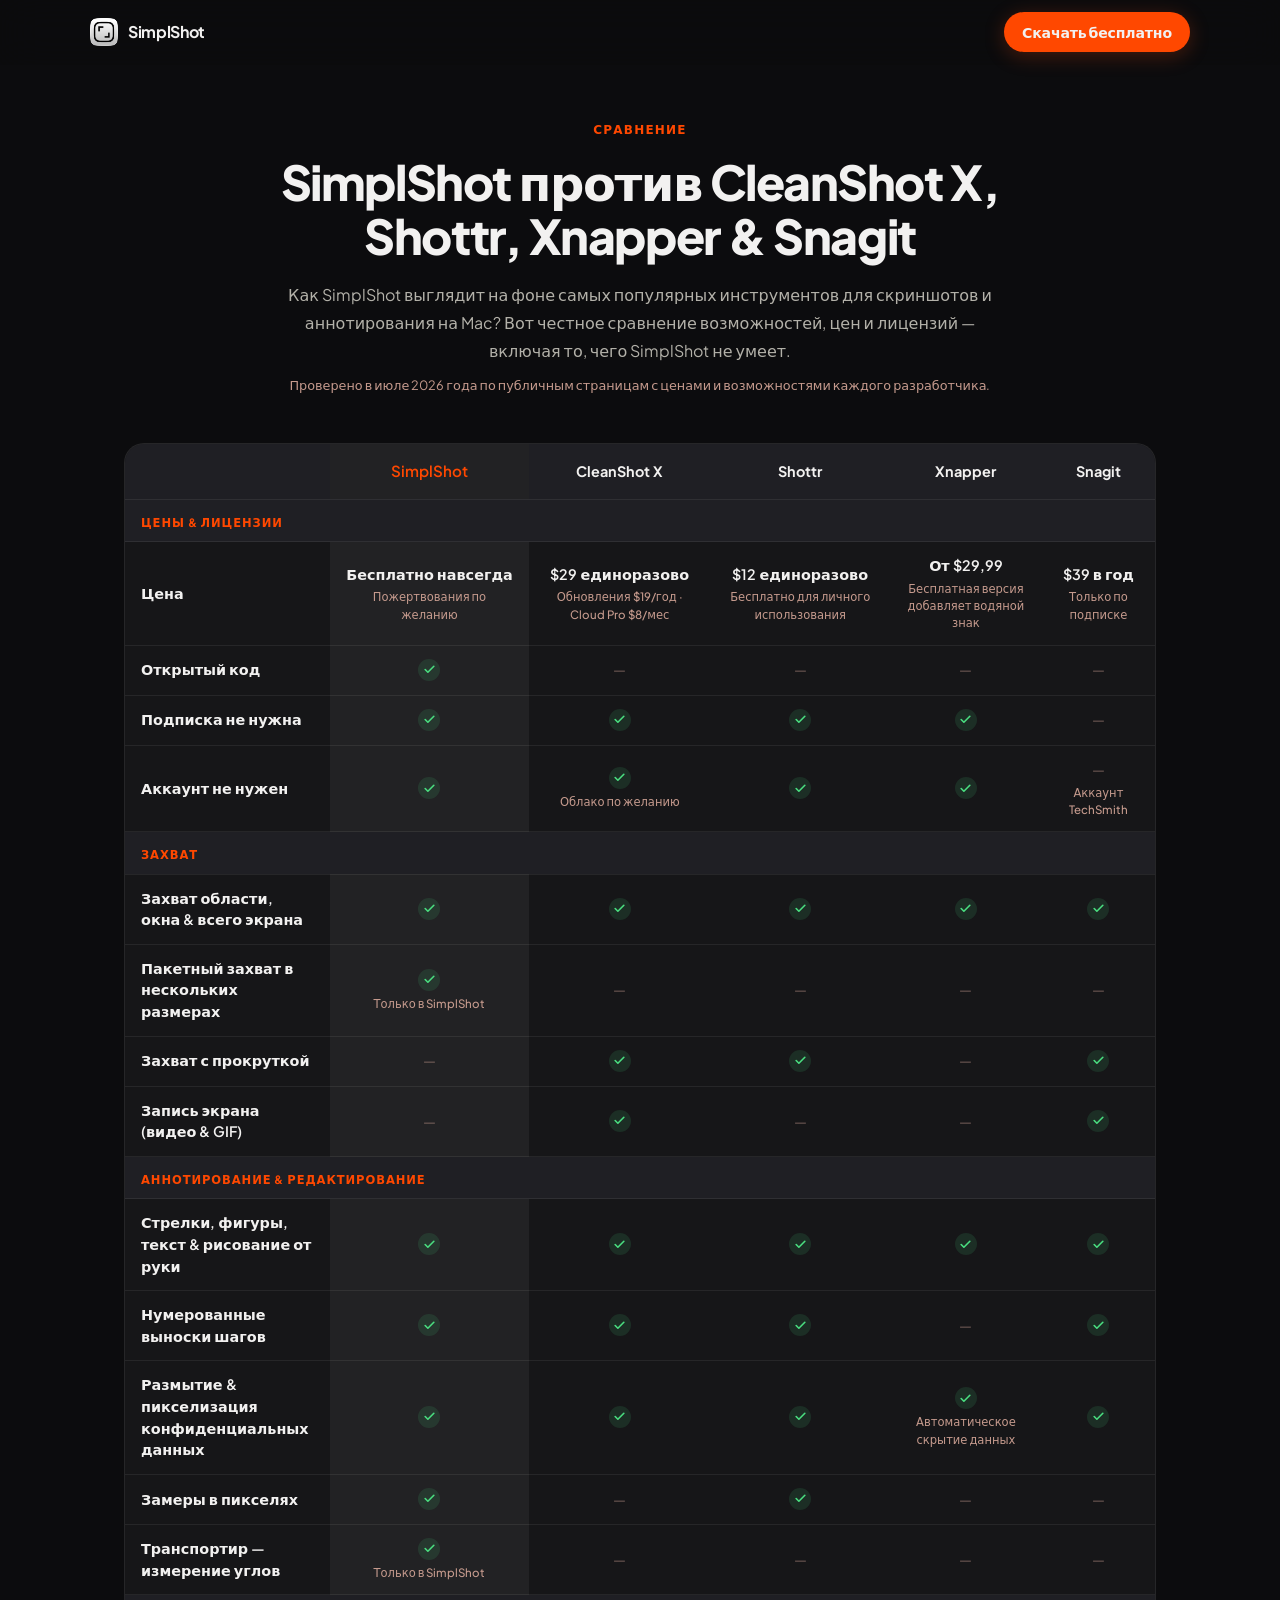
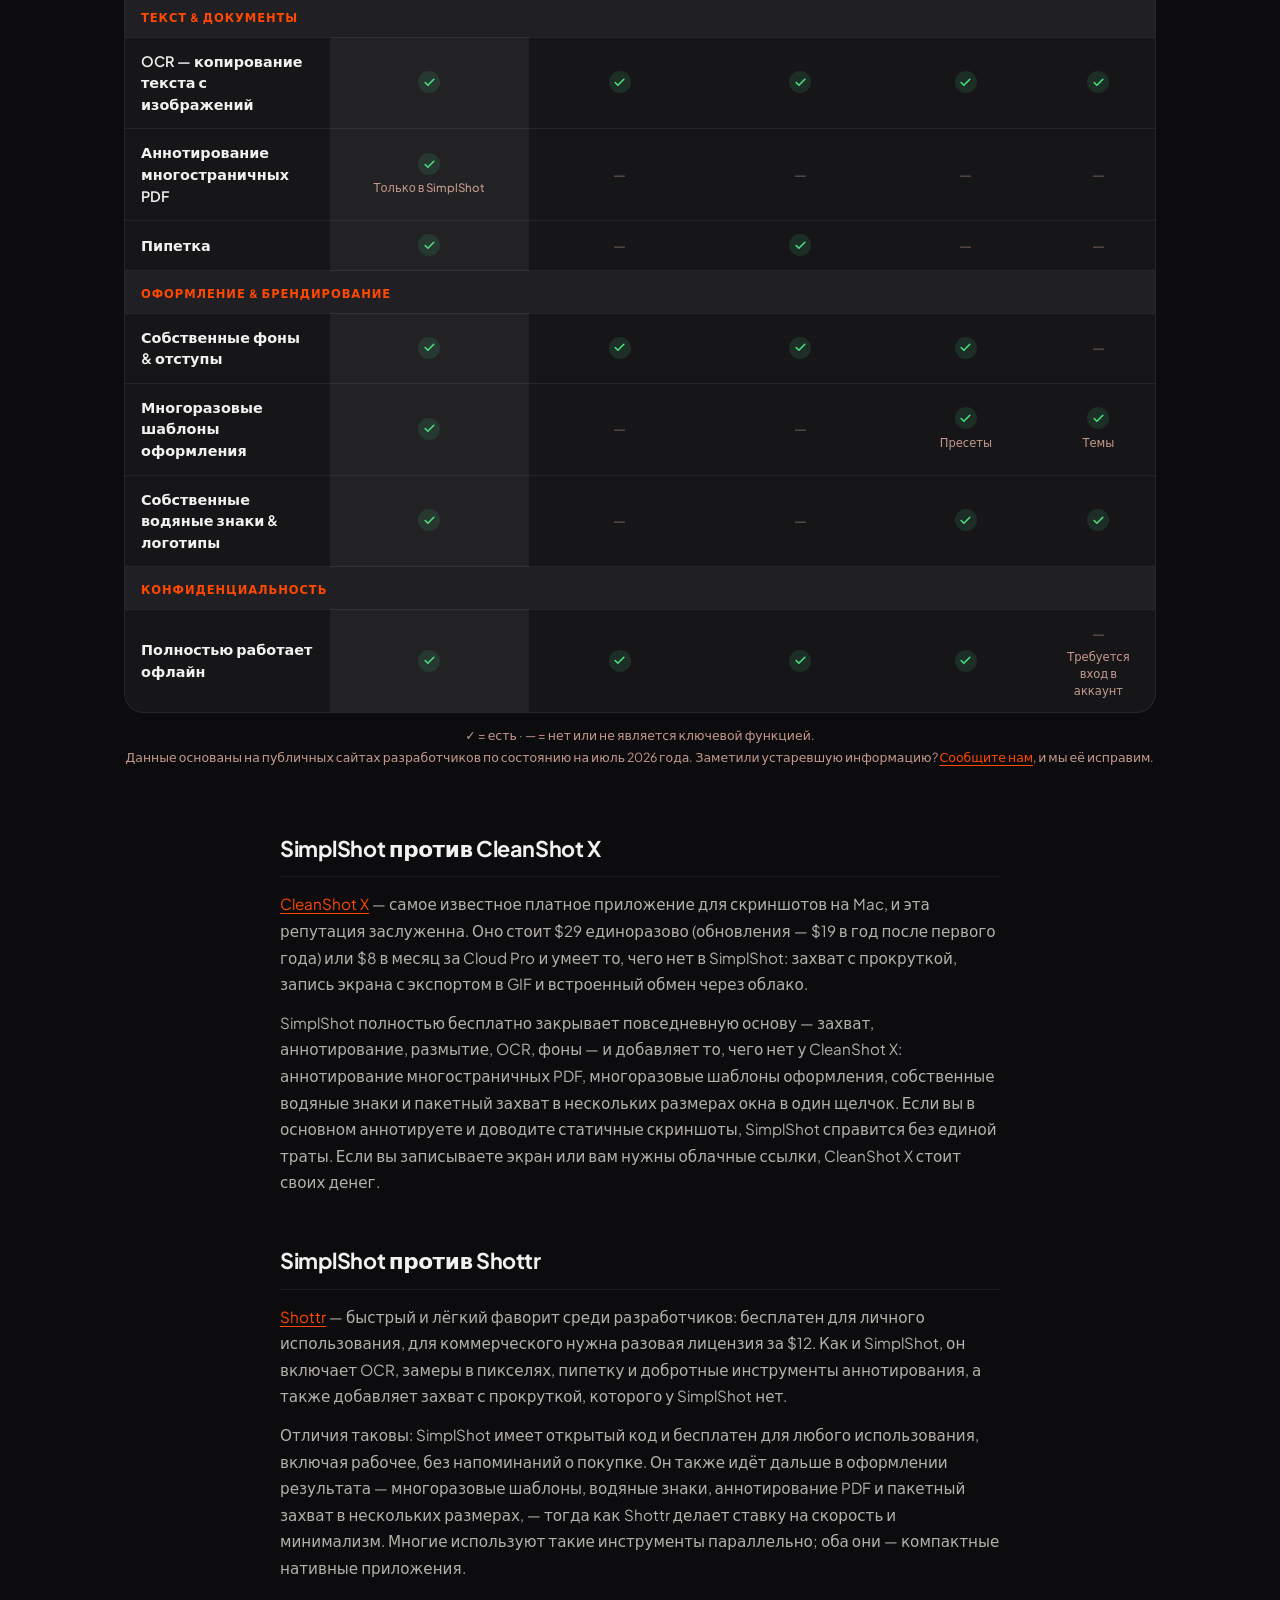
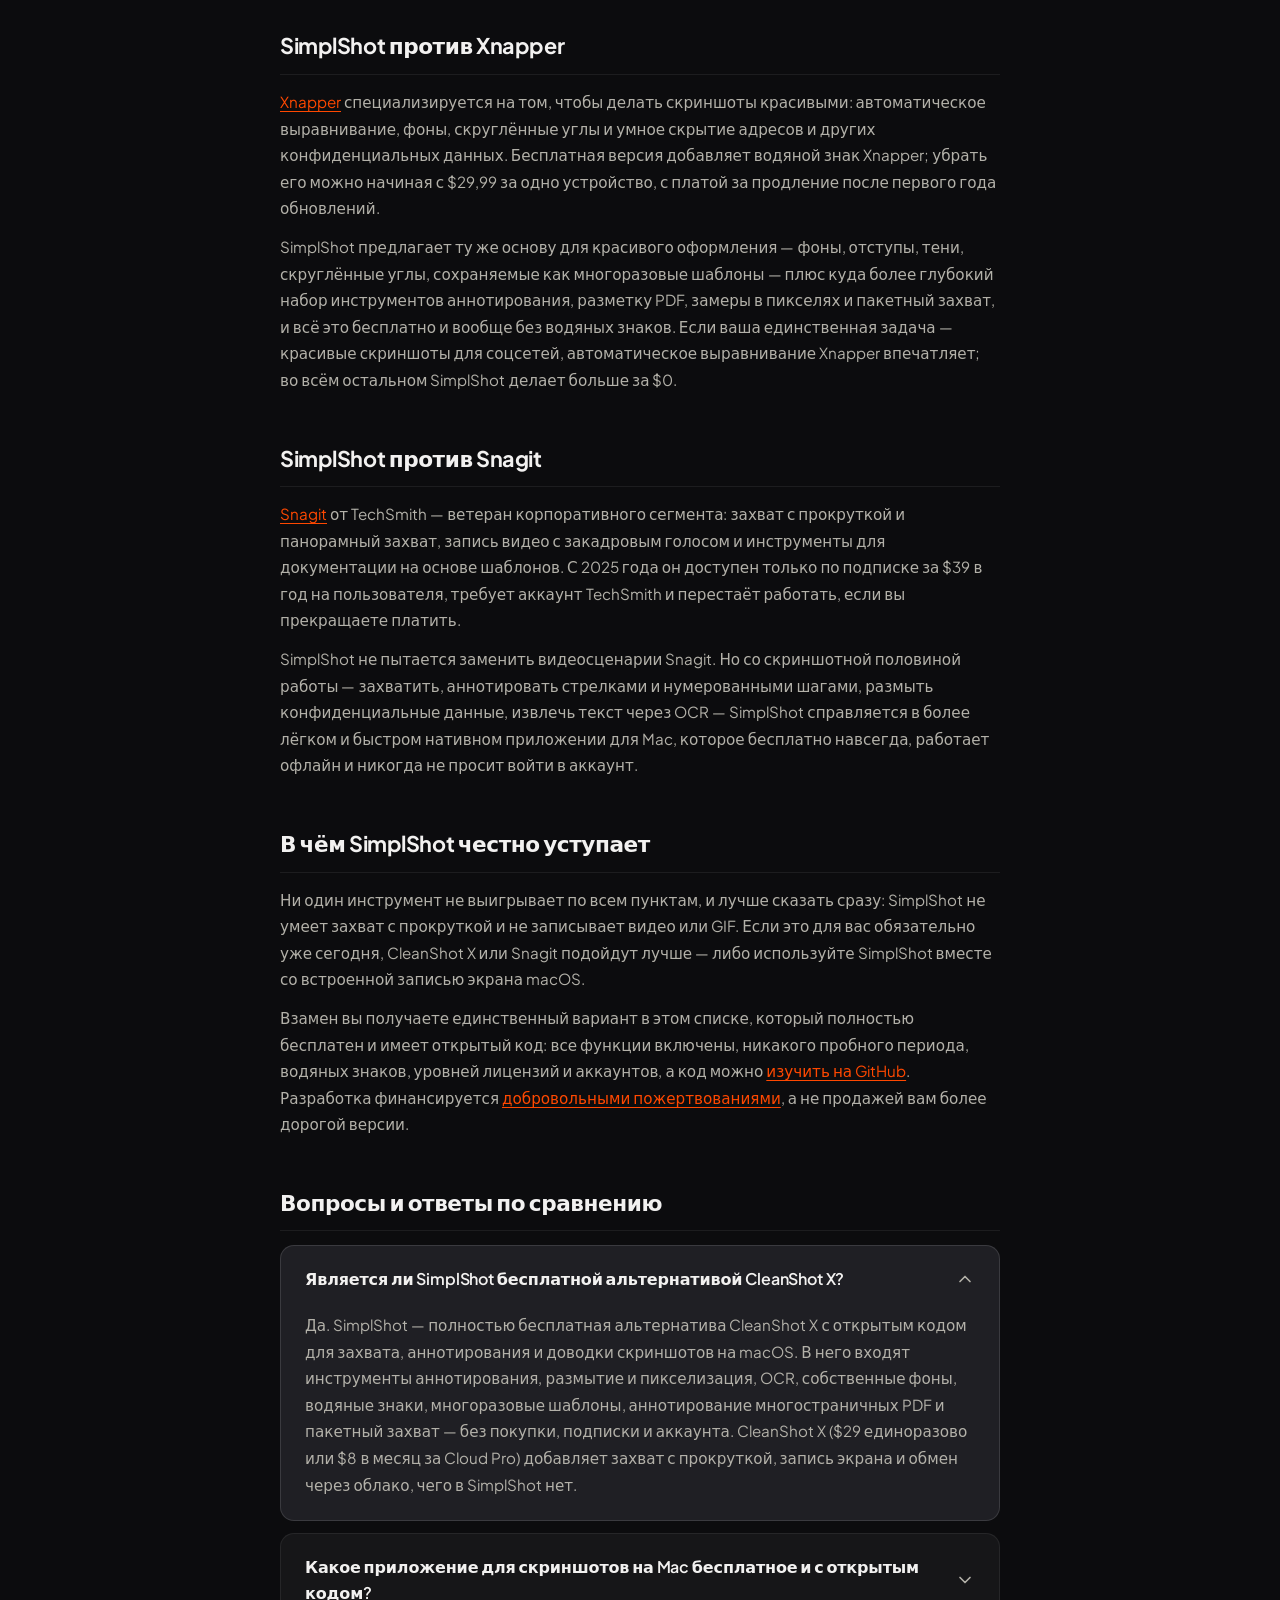
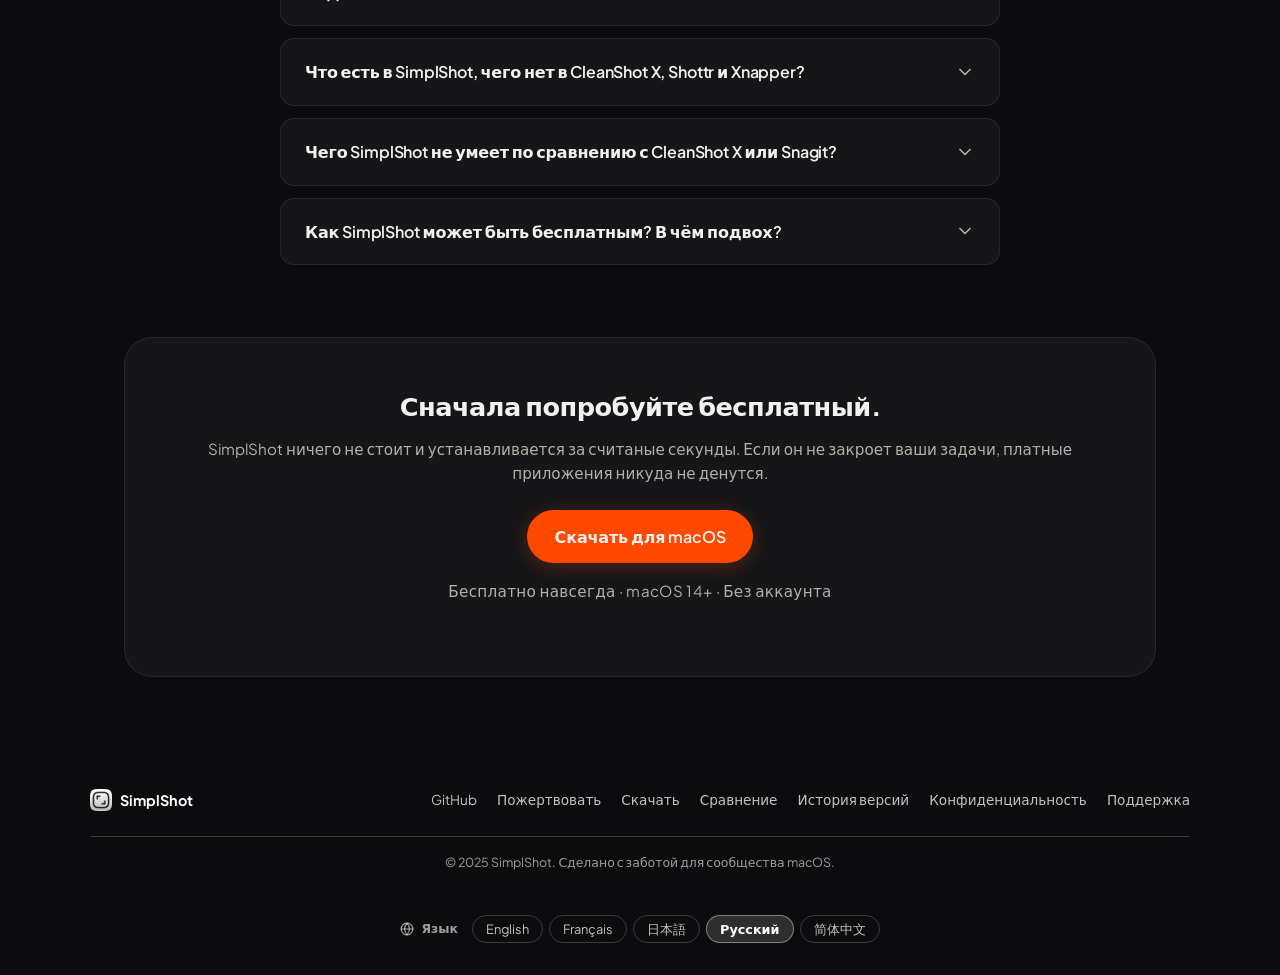
<file: ru/compare.html>
<!DOCTYPE html>
<!-- Generated by build-i18n.py from compare.html — do not edit by hand.
     Edit the English source and run: python3 build-i18n.py -->
<!-- English source of record. After editing, regenerate the fr/ ja/ ru/ zh/
     copies:  python3 build-i18n.py   (it reports any untranslated strings). -->
<html lang="ru">
<head>
  <meta charset="UTF-8" />
  <meta name="viewport" content="width=device-width, initial-scale=1.0" />

  <!-- Language: remember the footer picker's choice, and send first-time
       visitors to their own language when we have one. Runs before paint so
       there is no flash of English. Add ?nolang to opt out. -->
  <script>
  (function () {
    var SS_PAGE_LANG = 'ru';
    var LOCALES = { en: 1, fr: 1, ja: 1, ru: 1, zh: 1 };
    var KEY = 'ss-lang';

    document.addEventListener('click', function (e) {
      var el = e.target;
      var a = el && el.closest ? el.closest('.lang-list a[data-lang]') : null;
      if (!a) return;
      try { localStorage.setItem(KEY, a.getAttribute('data-lang')); } catch (err) {}
    });

    if (SS_PAGE_LANG !== 'en') return;
    if (location.search.indexOf('nolang') !== -1) return;

    var stored = null;
    try { stored = localStorage.getItem(KEY); } catch (err) {}
    if (stored === 'en') return;

    var target = null;
    if (stored && LOCALES[stored]) {
      target = stored;
    } else if (!stored) {
      var tags = (navigator.languages && navigator.languages.length)
        ? navigator.languages
        : [navigator.language || ''];
      for (var i = 0; i < tags.length; i++) {
        var tag = String(tags[i] || '').toLowerCase();
        var primary = tag.split('-')[0];
        if (primary === 'en') return;
        if (primary === 'zh') {
          // We only ship Simplified; leave Traditional readers on English.
          if (tag.indexOf('hant') !== -1 || /-(tw|hk|mo)$/.test(tag)) continue;
          target = 'zh';
          break;
        }
        if (LOCALES[primary]) { target = primary; break; }
      }
    }
    if (!target || target === 'en') return;

    var rest = location.pathname.replace(/^\/+/, '');
    if (rest === 'index.html') rest = '';
    location.replace('/' + target + '/' + rest + location.search + location.hash);
  })();
  </script>

  <title>SimplShot против CleanShot X, Shottr, Xnapper &amp; Snagit — сравнение приложений для скриншотов на Mac</title>
  <meta name="description" content="Сравните SimplShot с CleanShot X, Shottr, Xnapper и Snagit: возможности, цены и лицензии бок о бок. SimplShot — единственный, кто полностью бесплатен и имеет открытый код: без подписки, без аккаунта, без водяного знака." />
  <link rel="canonical" href="https://simplshot.com/ru/compare" />
  <!-- HREFLANG -->
  <link rel="alternate" hreflang="en" href="https://simplshot.com/compare" />
  <link rel="alternate" hreflang="fr" href="https://simplshot.com/fr/compare" />
  <link rel="alternate" hreflang="ja" href="https://simplshot.com/ja/compare" />
  <link rel="alternate" hreflang="ru" href="https://simplshot.com/ru/compare" />
  <link rel="alternate" hreflang="zh-Hans" href="https://simplshot.com/zh/compare" />
  <link rel="alternate" hreflang="x-default" href="https://simplshot.com/compare" />
  <!-- /HREFLANG -->
  <meta name="robots" content="index, follow, max-image-preview:large, max-snippet:-1" />
  <meta name="author" content="Atle Mo" />
  <meta name="theme-color" content="#FF4800" />
  <link rel="icon" href="/assets/app_icon.png" type="image/png" />
  <link rel="apple-touch-icon" href="/assets/app_icon.png" />
  <meta property="og:type" content="website" />
  <meta property="og:site_name" content="SimplShot" />
  <meta property="og:title" content="SimplShot против CleanShot X, Shottr, Xnapper &amp; Snagit" />
  <meta property="og:description" content="Сравнение инструментов для скриншотов на Mac: возможности, цены и лицензии. SimplShot — единственный полностью бесплатный вариант с открытым кодом." />
  <meta property="og:url" content="https://simplshot.com/ru/compare" />
  <meta property="og:locale" content="ru_RU" />
  <meta property="og:image" content="https://simplshot.com/assets/og-image.jpg" />
  <meta name="twitter:card" content="summary_large_image" />
  <meta name="twitter:image" content="https://simplshot.com/assets/og-image.jpg" />
  <link rel="preconnect" href="https://fonts.googleapis.com" />
  <link rel="preconnect" href="https://fonts.gstatic.com" crossorigin />
  <link href="https://fonts.googleapis.com/css2?family=Plus+Jakarta+Sans:wght@400;500;600;700;800&display=swap" rel="stylesheet" />
  <!-- Google Analytics -->
  <script async src="https://www.googletagmanager.com/gtag/js?id=G-KRPH0QPEMD"></script>
  <script>
    window.dataLayer = window.dataLayer || [];
    function gtag(){dataLayer.push(arguments);}
    gtag('js', new Date());
    gtag('config', 'G-KRPH0QPEMD');
  </script>
  <link rel="stylesheet" href="/style.css" />
  <style>
    .cmp-wrap {
      max-width: 1080px;
      margin: 0 auto;
      padding: 120px 24px 80px;
    }
    .cmp-header {
      max-width: 720px;
      margin: 0 auto 24px;
      text-align: center;
    }
    .cmp-eyebrow {
      font-size: 0.75rem;
      font-weight: 700;
      letter-spacing: 0.1em;
      text-transform: uppercase;
      color: var(--accent);
      margin-bottom: 16px;
      display: block;
    }
    .cmp-title {
      font-size: clamp(1.5rem, 5vw, 3rem);
      overflow-wrap: break-word;
      font-weight: 800;
      letter-spacing: -0.03em;
      line-height: 1.12;
      margin-bottom: 18px;
    }
    .cmp-intro {
      font-size: 1rem;
      color: var(--text-2);
      line-height: 1.75;
      margin-bottom: 10px;
    }
    .cmp-updated {
      font-size: 0.8rem;
      color: var(--text-3);
    }

    /* Table */
    .cmp-table-scroll {
      overflow-x: auto;
      -webkit-overflow-scrolling: touch;
      margin: 48px 0 12px;
      border: 1px solid var(--border);
      border-radius: var(--radius-lg);
      background: var(--surface);
    }
    table.cmp-table {
      border-collapse: collapse;
      width: 100%;
      min-width: 880px;
      font-size: 0.9rem;
    }
    .cmp-table caption { display: none; }
    .cmp-table th,
    .cmp-table td {
      padding: 13px 16px;
      text-align: center;
      border-bottom: 1px solid var(--border);
      color: var(--text-2);
      line-height: 1.5;
      vertical-align: middle;
    }
    .cmp-table thead th {
      font-weight: 700;
      color: var(--text-1);
      font-size: 0.9rem;
      background: var(--surface-2);
      padding-top: 16px;
      padding-bottom: 16px;
      white-space: nowrap;
    }
    .cmp-table thead th small {
      display: block;
      font-weight: 500;
      font-size: 0.72rem;
      color: var(--text-3);
      margin-top: 2px;
    }
    .cmp-table th[scope="row"] {
      text-align: left;
      font-weight: 600;
      color: var(--text-1);
      background: var(--surface);
      position: sticky;
      left: 0;
      min-width: 200px;
      max-width: 240px;
      box-shadow: 1px 0 0 var(--border);
    }
    .cmp-table thead th:first-child {
      position: sticky;
      left: 0;
      z-index: 2;
      background: var(--surface-2);
      box-shadow: 1px 0 0 var(--border);
    }
    .cmp-group th {
      text-align: left !important;
      background: var(--surface-2) !important;
      color: var(--accent) !important;
      font-size: 0.72rem;
      font-weight: 700;
      letter-spacing: 0.08em;
      text-transform: uppercase;
      padding-top: 14px;
      padding-bottom: 10px;
    }
    .cmp-table tbody tr:last-child td,
    .cmp-table tbody tr:last-child th { border-bottom: none; }

    /* SimplShot column highlight */
    .cmp-table th.cmp-us,
    .cmp-table td.cmp-us {
      background: rgba(255, 255, 255, 0.05);
      color: var(--text-1);
      font-weight: 600;
    }
    .cmp-table thead th.cmp-us {
      color: var(--accent);
      font-size: 0.95rem;
    }

    .cmp-yes, .cmp-no {
      display: inline-flex;
      align-items: center;
      justify-content: center;
      width: 22px;
      height: 22px;
      border-radius: 50%;
    }
    .cmp-yes {
      background: var(--green-dim);
      color: var(--green);
    }
    .cmp-no {
      color: var(--text-3);
      opacity: 0.55;
      font-weight: 400;
    }
    .cmp-yes svg { width: 13px; height: 13px; }
    .cmp-note {
      display: block;
      font-size: 0.72rem;
      color: var(--text-3);
      font-weight: 500;
      margin-top: 3px;
    }
    .cmp-price { font-weight: 600; color: var(--text-1); white-space: nowrap; }

    .cmp-legend {
      font-size: 0.78rem;
      color: var(--text-3);
      text-align: center;
      margin-bottom: 64px;
      line-height: 1.7;
    }
    .cmp-legend a { color: var(--accent); text-decoration: underline; text-underline-offset: 3px; }

    /* Prose sections */
    .cmp-sections {
      max-width: 720px;
      margin: 0 auto;
    }
    .cmp-section { margin-bottom: 48px; }
    .cmp-section h2 {
      font-size: 1.35rem;
      font-weight: 700;
      letter-spacing: -0.02em;
      color: var(--text-1);
      margin-bottom: 14px;
      padding-bottom: 10px;
      border-bottom: 1px solid var(--border);
    }
    .cmp-section p {
      font-size: 0.95rem;
      color: var(--text-2);
      line-height: 1.75;
      margin-bottom: 12px;
    }
    .cmp-section p:last-child { margin-bottom: 0; }
    .cmp-section a { color: var(--accent); text-decoration: underline; text-underline-offset: 3px; }
    .cmp-section a:hover { opacity: 0.8; }

    /* CTA */
    .cmp-cta {
      text-align: center;
      margin: 72px auto 0;
      padding: 48px 32px;
      background: var(--surface);
      border: 1px solid var(--border);
      border-radius: var(--radius-xl);
    }
    .cmp-cta h2 {
      font-size: 1.6rem;
      font-weight: 800;
      letter-spacing: -0.02em;
      margin-bottom: 10px;
    }
    .cmp-cta p {
      color: var(--text-2);
      font-size: 0.95rem;
      margin-bottom: 24px;
    }
    .cmp-cta .hero-meta { margin-top: 16px; }

    @media (max-width: 640px) {
      .cmp-wrap { padding-top: 100px; }
      .cmp-table th[scope="row"] { min-width: 150px; max-width: 170px; font-size: 0.82rem; }
      .cmp-table th, .cmp-table td { padding: 11px 12px; }
    }
  </style>
</head>
<body>

  <!-- NAV -->
  <nav class="nav scrolled" id="nav">
    <div class="nav-inner">
      <a href="/ru/" class="nav-logo">
        <img src="/assets/app_icon.png" alt="Значок SimplShot" class="nav-icon" />
        <span>SimplShot</span>
      </a>
      <a href="https://github.com/atlemo/SimplShot-App/releases/download/1.5.9/SimplShot.dmg" class="btn btn-accent nav-cta" download data-download>Скачать бесплатно</a>
    </div>
  </nav>

  <main class="cmp-wrap">

    <header class="cmp-header">
      <span class="cmp-eyebrow">Сравнение</span>
      <h1 class="cmp-title">SimplShot против CleanShot&nbsp;X, Shottr, Xnapper &amp; Snagit</h1>
      <p class="cmp-intro">Как SimplShot выглядит на фоне самых популярных инструментов для скриншотов и аннотирования на Mac? Вот честное сравнение возможностей, цен и лицензий — включая то, чего SimplShot не умеет.</p>
      <p class="cmp-updated">Проверено в июле 2026 года по публичным страницам с ценами и возможностями каждого разработчика.</p>
    </header>

    <!-- COMPARISON TABLE -->
    <div class="cmp-table-scroll" role="region" aria-label="Таблица сравнения возможностей" tabindex="0">
      <table class="cmp-table">
        <caption>Сравнение возможностей и цен SimplShot, CleanShot X, Shottr, Xnapper и Snagit</caption>
        <thead>
          <tr>
            <th scope="col"><span class="visually-hidden">Возможность</span></th>
            <th scope="col" class="cmp-us">SimplShot</th>
            <th scope="col">CleanShot X</th>
            <th scope="col">Shottr</th>
            <th scope="col">Xnapper</th>
            <th scope="col">Snagit</th>
          </tr>
        </thead>
        <tbody>
          <tr class="cmp-group"><th colspan="6" scope="colgroup">Цены &amp; лицензии</th></tr>
          <tr>
            <th scope="row">Цена</th>
            <td class="cmp-us"><span class="cmp-price">Бесплатно навсегда</span><span class="cmp-note">Пожертвования по желанию</span></td>
            <td><span class="cmp-price">$29 единоразово</span><span class="cmp-note">Обновления $19/год · Cloud Pro $8/мес</span></td>
            <td><span class="cmp-price">$12 единоразово</span><span class="cmp-note">Бесплатно для личного использования</span></td>
            <td><span class="cmp-price">От $29,99</span><span class="cmp-note">Бесплатная версия добавляет водяной знак</span></td>
            <td><span class="cmp-price">$39 в год</span><span class="cmp-note">Только по подписке</span></td>
          </tr>
          <tr>
            <th scope="row">Открытый код</th>
            <td class="cmp-us"><span class="cmp-yes" aria-hidden="true"><svg viewBox="0 0 24 24" fill="none" stroke="currentColor" stroke-width="3" stroke-linecap="round" stroke-linejoin="round"><path d="M20 6 9 17l-5-5"/></svg></span><span class="visually-hidden">Да</span></td>
            <td><span class="cmp-no" aria-hidden="true">—</span><span class="visually-hidden">Нет</span></td>
            <td><span class="cmp-no" aria-hidden="true">—</span><span class="visually-hidden">Нет</span></td>
            <td><span class="cmp-no" aria-hidden="true">—</span><span class="visually-hidden">Нет</span></td>
            <td><span class="cmp-no" aria-hidden="true">—</span><span class="visually-hidden">Нет</span></td>
          </tr>
          <tr>
            <th scope="row">Подписка не нужна</th>
            <td class="cmp-us"><span class="cmp-yes" aria-hidden="true"><svg viewBox="0 0 24 24" fill="none" stroke="currentColor" stroke-width="3" stroke-linecap="round" stroke-linejoin="round"><path d="M20 6 9 17l-5-5"/></svg></span><span class="visually-hidden">Да</span></td>
            <td><span class="cmp-yes" aria-hidden="true"><svg viewBox="0 0 24 24" fill="none" stroke="currentColor" stroke-width="3" stroke-linecap="round" stroke-linejoin="round"><path d="M20 6 9 17l-5-5"/></svg></span><span class="visually-hidden">Да</span></td>
            <td><span class="cmp-yes" aria-hidden="true"><svg viewBox="0 0 24 24" fill="none" stroke="currentColor" stroke-width="3" stroke-linecap="round" stroke-linejoin="round"><path d="M20 6 9 17l-5-5"/></svg></span><span class="visually-hidden">Да</span></td>
            <td><span class="cmp-yes" aria-hidden="true"><svg viewBox="0 0 24 24" fill="none" stroke="currentColor" stroke-width="3" stroke-linecap="round" stroke-linejoin="round"><path d="M20 6 9 17l-5-5"/></svg></span><span class="visually-hidden">Да</span></td>
            <td><span class="cmp-no" aria-hidden="true">—</span><span class="visually-hidden">Нет</span></td>
          </tr>
          <tr>
            <th scope="row">Аккаунт не нужен</th>
            <td class="cmp-us"><span class="cmp-yes" aria-hidden="true"><svg viewBox="0 0 24 24" fill="none" stroke="currentColor" stroke-width="3" stroke-linecap="round" stroke-linejoin="round"><path d="M20 6 9 17l-5-5"/></svg></span><span class="visually-hidden">Да</span></td>
            <td><span class="cmp-yes" aria-hidden="true"><svg viewBox="0 0 24 24" fill="none" stroke="currentColor" stroke-width="3" stroke-linecap="round" stroke-linejoin="round"><path d="M20 6 9 17l-5-5"/></svg></span><span class="visually-hidden">Да</span><span class="cmp-note">Облако по желанию</span></td>
            <td><span class="cmp-yes" aria-hidden="true"><svg viewBox="0 0 24 24" fill="none" stroke="currentColor" stroke-width="3" stroke-linecap="round" stroke-linejoin="round"><path d="M20 6 9 17l-5-5"/></svg></span><span class="visually-hidden">Да</span></td>
            <td><span class="cmp-yes" aria-hidden="true"><svg viewBox="0 0 24 24" fill="none" stroke="currentColor" stroke-width="3" stroke-linecap="round" stroke-linejoin="round"><path d="M20 6 9 17l-5-5"/></svg></span><span class="visually-hidden">Да</span></td>
            <td><span class="cmp-no" aria-hidden="true">—</span><span class="visually-hidden">Нет</span><span class="cmp-note">Аккаунт TechSmith</span></td>
          </tr>

          <tr class="cmp-group"><th colspan="6" scope="colgroup">Захват</th></tr>
          <tr>
            <th scope="row">Захват области, окна &amp; всего экрана</th>
            <td class="cmp-us"><span class="cmp-yes" aria-hidden="true"><svg viewBox="0 0 24 24" fill="none" stroke="currentColor" stroke-width="3" stroke-linecap="round" stroke-linejoin="round"><path d="M20 6 9 17l-5-5"/></svg></span><span class="visually-hidden">Да</span></td>
            <td><span class="cmp-yes" aria-hidden="true"><svg viewBox="0 0 24 24" fill="none" stroke="currentColor" stroke-width="3" stroke-linecap="round" stroke-linejoin="round"><path d="M20 6 9 17l-5-5"/></svg></span><span class="visually-hidden">Да</span></td>
            <td><span class="cmp-yes" aria-hidden="true"><svg viewBox="0 0 24 24" fill="none" stroke="currentColor" stroke-width="3" stroke-linecap="round" stroke-linejoin="round"><path d="M20 6 9 17l-5-5"/></svg></span><span class="visually-hidden">Да</span></td>
            <td><span class="cmp-yes" aria-hidden="true"><svg viewBox="0 0 24 24" fill="none" stroke="currentColor" stroke-width="3" stroke-linecap="round" stroke-linejoin="round"><path d="M20 6 9 17l-5-5"/></svg></span><span class="visually-hidden">Да</span></td>
            <td><span class="cmp-yes" aria-hidden="true"><svg viewBox="0 0 24 24" fill="none" stroke="currentColor" stroke-width="3" stroke-linecap="round" stroke-linejoin="round"><path d="M20 6 9 17l-5-5"/></svg></span><span class="visually-hidden">Да</span></td>
          </tr>
          <tr>
            <th scope="row">Пакетный захват в нескольких размерах</th>
            <td class="cmp-us"><span class="cmp-yes" aria-hidden="true"><svg viewBox="0 0 24 24" fill="none" stroke="currentColor" stroke-width="3" stroke-linecap="round" stroke-linejoin="round"><path d="M20 6 9 17l-5-5"/></svg></span><span class="visually-hidden">Да</span><span class="cmp-note">Только в SimplShot</span></td>
            <td><span class="cmp-no" aria-hidden="true">—</span><span class="visually-hidden">Нет</span></td>
            <td><span class="cmp-no" aria-hidden="true">—</span><span class="visually-hidden">Нет</span></td>
            <td><span class="cmp-no" aria-hidden="true">—</span><span class="visually-hidden">Нет</span></td>
            <td><span class="cmp-no" aria-hidden="true">—</span><span class="visually-hidden">Нет</span></td>
          </tr>
          <tr>
            <th scope="row">Захват с прокруткой</th>
            <td class="cmp-us"><span class="cmp-no" aria-hidden="true">—</span><span class="visually-hidden">Нет</span></td>
            <td><span class="cmp-yes" aria-hidden="true"><svg viewBox="0 0 24 24" fill="none" stroke="currentColor" stroke-width="3" stroke-linecap="round" stroke-linejoin="round"><path d="M20 6 9 17l-5-5"/></svg></span><span class="visually-hidden">Да</span></td>
            <td><span class="cmp-yes" aria-hidden="true"><svg viewBox="0 0 24 24" fill="none" stroke="currentColor" stroke-width="3" stroke-linecap="round" stroke-linejoin="round"><path d="M20 6 9 17l-5-5"/></svg></span><span class="visually-hidden">Да</span></td>
            <td><span class="cmp-no" aria-hidden="true">—</span><span class="visually-hidden">Нет</span></td>
            <td><span class="cmp-yes" aria-hidden="true"><svg viewBox="0 0 24 24" fill="none" stroke="currentColor" stroke-width="3" stroke-linecap="round" stroke-linejoin="round"><path d="M20 6 9 17l-5-5"/></svg></span><span class="visually-hidden">Да</span></td>
          </tr>
          <tr>
            <th scope="row">Запись экрана (видео &amp; GIF)</th>
            <td class="cmp-us"><span class="cmp-no" aria-hidden="true">—</span><span class="visually-hidden">Нет</span></td>
            <td><span class="cmp-yes" aria-hidden="true"><svg viewBox="0 0 24 24" fill="none" stroke="currentColor" stroke-width="3" stroke-linecap="round" stroke-linejoin="round"><path d="M20 6 9 17l-5-5"/></svg></span><span class="visually-hidden">Да</span></td>
            <td><span class="cmp-no" aria-hidden="true">—</span><span class="visually-hidden">Нет</span></td>
            <td><span class="cmp-no" aria-hidden="true">—</span><span class="visually-hidden">Нет</span></td>
            <td><span class="cmp-yes" aria-hidden="true"><svg viewBox="0 0 24 24" fill="none" stroke="currentColor" stroke-width="3" stroke-linecap="round" stroke-linejoin="round"><path d="M20 6 9 17l-5-5"/></svg></span><span class="visually-hidden">Да</span></td>
          </tr>

          <tr class="cmp-group"><th colspan="6" scope="colgroup">Аннотирование &amp; редактирование</th></tr>
          <tr>
            <th scope="row">Стрелки, фигуры, текст &amp; рисование от руки</th>
            <td class="cmp-us"><span class="cmp-yes" aria-hidden="true"><svg viewBox="0 0 24 24" fill="none" stroke="currentColor" stroke-width="3" stroke-linecap="round" stroke-linejoin="round"><path d="M20 6 9 17l-5-5"/></svg></span><span class="visually-hidden">Да</span></td>
            <td><span class="cmp-yes" aria-hidden="true"><svg viewBox="0 0 24 24" fill="none" stroke="currentColor" stroke-width="3" stroke-linecap="round" stroke-linejoin="round"><path d="M20 6 9 17l-5-5"/></svg></span><span class="visually-hidden">Да</span></td>
            <td><span class="cmp-yes" aria-hidden="true"><svg viewBox="0 0 24 24" fill="none" stroke="currentColor" stroke-width="3" stroke-linecap="round" stroke-linejoin="round"><path d="M20 6 9 17l-5-5"/></svg></span><span class="visually-hidden">Да</span></td>
            <td><span class="cmp-yes" aria-hidden="true"><svg viewBox="0 0 24 24" fill="none" stroke="currentColor" stroke-width="3" stroke-linecap="round" stroke-linejoin="round"><path d="M20 6 9 17l-5-5"/></svg></span><span class="visually-hidden">Да</span></td>
            <td><span class="cmp-yes" aria-hidden="true"><svg viewBox="0 0 24 24" fill="none" stroke="currentColor" stroke-width="3" stroke-linecap="round" stroke-linejoin="round"><path d="M20 6 9 17l-5-5"/></svg></span><span class="visually-hidden">Да</span></td>
          </tr>
          <tr>
            <th scope="row">Нумерованные выноски шагов</th>
            <td class="cmp-us"><span class="cmp-yes" aria-hidden="true"><svg viewBox="0 0 24 24" fill="none" stroke="currentColor" stroke-width="3" stroke-linecap="round" stroke-linejoin="round"><path d="M20 6 9 17l-5-5"/></svg></span><span class="visually-hidden">Да</span></td>
            <td><span class="cmp-yes" aria-hidden="true"><svg viewBox="0 0 24 24" fill="none" stroke="currentColor" stroke-width="3" stroke-linecap="round" stroke-linejoin="round"><path d="M20 6 9 17l-5-5"/></svg></span><span class="visually-hidden">Да</span></td>
            <td><span class="cmp-yes" aria-hidden="true"><svg viewBox="0 0 24 24" fill="none" stroke="currentColor" stroke-width="3" stroke-linecap="round" stroke-linejoin="round"><path d="M20 6 9 17l-5-5"/></svg></span><span class="visually-hidden">Да</span></td>
            <td><span class="cmp-no" aria-hidden="true">—</span><span class="visually-hidden">Нет</span></td>
            <td><span class="cmp-yes" aria-hidden="true"><svg viewBox="0 0 24 24" fill="none" stroke="currentColor" stroke-width="3" stroke-linecap="round" stroke-linejoin="round"><path d="M20 6 9 17l-5-5"/></svg></span><span class="visually-hidden">Да</span></td>
          </tr>
          <tr>
            <th scope="row">Размытие &amp; пикселизация конфиденциальных данных</th>
            <td class="cmp-us"><span class="cmp-yes" aria-hidden="true"><svg viewBox="0 0 24 24" fill="none" stroke="currentColor" stroke-width="3" stroke-linecap="round" stroke-linejoin="round"><path d="M20 6 9 17l-5-5"/></svg></span><span class="visually-hidden">Да</span></td>
            <td><span class="cmp-yes" aria-hidden="true"><svg viewBox="0 0 24 24" fill="none" stroke="currentColor" stroke-width="3" stroke-linecap="round" stroke-linejoin="round"><path d="M20 6 9 17l-5-5"/></svg></span><span class="visually-hidden">Да</span></td>
            <td><span class="cmp-yes" aria-hidden="true"><svg viewBox="0 0 24 24" fill="none" stroke="currentColor" stroke-width="3" stroke-linecap="round" stroke-linejoin="round"><path d="M20 6 9 17l-5-5"/></svg></span><span class="visually-hidden">Да</span></td>
            <td><span class="cmp-yes" aria-hidden="true"><svg viewBox="0 0 24 24" fill="none" stroke="currentColor" stroke-width="3" stroke-linecap="round" stroke-linejoin="round"><path d="M20 6 9 17l-5-5"/></svg></span><span class="visually-hidden">Да</span><span class="cmp-note">Автоматическое скрытие данных</span></td>
            <td><span class="cmp-yes" aria-hidden="true"><svg viewBox="0 0 24 24" fill="none" stroke="currentColor" stroke-width="3" stroke-linecap="round" stroke-linejoin="round"><path d="M20 6 9 17l-5-5"/></svg></span><span class="visually-hidden">Да</span></td>
          </tr>
          <tr>
            <th scope="row">Замеры в пикселях</th>
            <td class="cmp-us"><span class="cmp-yes" aria-hidden="true"><svg viewBox="0 0 24 24" fill="none" stroke="currentColor" stroke-width="3" stroke-linecap="round" stroke-linejoin="round"><path d="M20 6 9 17l-5-5"/></svg></span><span class="visually-hidden">Да</span></td>
            <td><span class="cmp-no" aria-hidden="true">—</span><span class="visually-hidden">Нет</span></td>
            <td><span class="cmp-yes" aria-hidden="true"><svg viewBox="0 0 24 24" fill="none" stroke="currentColor" stroke-width="3" stroke-linecap="round" stroke-linejoin="round"><path d="M20 6 9 17l-5-5"/></svg></span><span class="visually-hidden">Да</span></td>
            <td><span class="cmp-no" aria-hidden="true">—</span><span class="visually-hidden">Нет</span></td>
            <td><span class="cmp-no" aria-hidden="true">—</span><span class="visually-hidden">Нет</span></td>
          </tr>
          <tr>
            <th scope="row">Транспортир — измерение углов</th>
            <td class="cmp-us"><span class="cmp-yes" aria-hidden="true"><svg viewBox="0 0 24 24" fill="none" stroke="currentColor" stroke-width="3" stroke-linecap="round" stroke-linejoin="round"><path d="M20 6 9 17l-5-5"/></svg></span><span class="visually-hidden">Да</span><span class="cmp-note">Только в SimplShot</span></td>
            <td><span class="cmp-no" aria-hidden="true">—</span><span class="visually-hidden">Нет</span></td>
            <td><span class="cmp-no" aria-hidden="true">—</span><span class="visually-hidden">Нет</span></td>
            <td><span class="cmp-no" aria-hidden="true">—</span><span class="visually-hidden">Нет</span></td>
            <td><span class="cmp-no" aria-hidden="true">—</span><span class="visually-hidden">Нет</span></td>
          </tr>

          <tr class="cmp-group"><th colspan="6" scope="colgroup">Текст &amp; документы</th></tr>
          <tr>
            <th scope="row">OCR — копирование текста с изображений</th>
            <td class="cmp-us"><span class="cmp-yes" aria-hidden="true"><svg viewBox="0 0 24 24" fill="none" stroke="currentColor" stroke-width="3" stroke-linecap="round" stroke-linejoin="round"><path d="M20 6 9 17l-5-5"/></svg></span><span class="visually-hidden">Да</span></td>
            <td><span class="cmp-yes" aria-hidden="true"><svg viewBox="0 0 24 24" fill="none" stroke="currentColor" stroke-width="3" stroke-linecap="round" stroke-linejoin="round"><path d="M20 6 9 17l-5-5"/></svg></span><span class="visually-hidden">Да</span></td>
            <td><span class="cmp-yes" aria-hidden="true"><svg viewBox="0 0 24 24" fill="none" stroke="currentColor" stroke-width="3" stroke-linecap="round" stroke-linejoin="round"><path d="M20 6 9 17l-5-5"/></svg></span><span class="visually-hidden">Да</span></td>
            <td><span class="cmp-yes" aria-hidden="true"><svg viewBox="0 0 24 24" fill="none" stroke="currentColor" stroke-width="3" stroke-linecap="round" stroke-linejoin="round"><path d="M20 6 9 17l-5-5"/></svg></span><span class="visually-hidden">Да</span></td>
            <td><span class="cmp-yes" aria-hidden="true"><svg viewBox="0 0 24 24" fill="none" stroke="currentColor" stroke-width="3" stroke-linecap="round" stroke-linejoin="round"><path d="M20 6 9 17l-5-5"/></svg></span><span class="visually-hidden">Да</span></td>
          </tr>
          <tr>
            <th scope="row">Аннотирование многостраничных PDF</th>
            <td class="cmp-us"><span class="cmp-yes" aria-hidden="true"><svg viewBox="0 0 24 24" fill="none" stroke="currentColor" stroke-width="3" stroke-linecap="round" stroke-linejoin="round"><path d="M20 6 9 17l-5-5"/></svg></span><span class="visually-hidden">Да</span><span class="cmp-note">Только в SimplShot</span></td>
            <td><span class="cmp-no" aria-hidden="true">—</span><span class="visually-hidden">Нет</span></td>
            <td><span class="cmp-no" aria-hidden="true">—</span><span class="visually-hidden">Нет</span></td>
            <td><span class="cmp-no" aria-hidden="true">—</span><span class="visually-hidden">Нет</span></td>
            <td><span class="cmp-no" aria-hidden="true">—</span><span class="visually-hidden">Нет</span></td>
          </tr>
          <tr>
            <th scope="row">Пипетка</th>
            <td class="cmp-us"><span class="cmp-yes" aria-hidden="true"><svg viewBox="0 0 24 24" fill="none" stroke="currentColor" stroke-width="3" stroke-linecap="round" stroke-linejoin="round"><path d="M20 6 9 17l-5-5"/></svg></span><span class="visually-hidden">Да</span></td>
            <td><span class="cmp-no" aria-hidden="true">—</span><span class="visually-hidden">Нет</span></td>
            <td><span class="cmp-yes" aria-hidden="true"><svg viewBox="0 0 24 24" fill="none" stroke="currentColor" stroke-width="3" stroke-linecap="round" stroke-linejoin="round"><path d="M20 6 9 17l-5-5"/></svg></span><span class="visually-hidden">Да</span></td>
            <td><span class="cmp-no" aria-hidden="true">—</span><span class="visually-hidden">Нет</span></td>
            <td><span class="cmp-no" aria-hidden="true">—</span><span class="visually-hidden">Нет</span></td>
          </tr>

          <tr class="cmp-group"><th colspan="6" scope="colgroup">Оформление &amp; брендирование</th></tr>
          <tr>
            <th scope="row">Собственные фоны &amp; отступы</th>
            <td class="cmp-us"><span class="cmp-yes" aria-hidden="true"><svg viewBox="0 0 24 24" fill="none" stroke="currentColor" stroke-width="3" stroke-linecap="round" stroke-linejoin="round"><path d="M20 6 9 17l-5-5"/></svg></span><span class="visually-hidden">Да</span></td>
            <td><span class="cmp-yes" aria-hidden="true"><svg viewBox="0 0 24 24" fill="none" stroke="currentColor" stroke-width="3" stroke-linecap="round" stroke-linejoin="round"><path d="M20 6 9 17l-5-5"/></svg></span><span class="visually-hidden">Да</span></td>
            <td><span class="cmp-yes" aria-hidden="true"><svg viewBox="0 0 24 24" fill="none" stroke="currentColor" stroke-width="3" stroke-linecap="round" stroke-linejoin="round"><path d="M20 6 9 17l-5-5"/></svg></span><span class="visually-hidden">Да</span></td>
            <td><span class="cmp-yes" aria-hidden="true"><svg viewBox="0 0 24 24" fill="none" stroke="currentColor" stroke-width="3" stroke-linecap="round" stroke-linejoin="round"><path d="M20 6 9 17l-5-5"/></svg></span><span class="visually-hidden">Да</span></td>
            <td><span class="cmp-no" aria-hidden="true">—</span><span class="visually-hidden">Нет</span></td>
          </tr>
          <tr>
            <th scope="row">Многоразовые шаблоны оформления</th>
            <td class="cmp-us"><span class="cmp-yes" aria-hidden="true"><svg viewBox="0 0 24 24" fill="none" stroke="currentColor" stroke-width="3" stroke-linecap="round" stroke-linejoin="round"><path d="M20 6 9 17l-5-5"/></svg></span><span class="visually-hidden">Да</span></td>
            <td><span class="cmp-no" aria-hidden="true">—</span><span class="visually-hidden">Нет</span></td>
            <td><span class="cmp-no" aria-hidden="true">—</span><span class="visually-hidden">Нет</span></td>
            <td><span class="cmp-yes" aria-hidden="true"><svg viewBox="0 0 24 24" fill="none" stroke="currentColor" stroke-width="3" stroke-linecap="round" stroke-linejoin="round"><path d="M20 6 9 17l-5-5"/></svg></span><span class="visually-hidden">Да</span><span class="cmp-note">Пресеты</span></td>
            <td><span class="cmp-yes" aria-hidden="true"><svg viewBox="0 0 24 24" fill="none" stroke="currentColor" stroke-width="3" stroke-linecap="round" stroke-linejoin="round"><path d="M20 6 9 17l-5-5"/></svg></span><span class="visually-hidden">Да</span><span class="cmp-note">Темы</span></td>
          </tr>
          <tr>
            <th scope="row">Собственные водяные знаки &amp; логотипы</th>
            <td class="cmp-us"><span class="cmp-yes" aria-hidden="true"><svg viewBox="0 0 24 24" fill="none" stroke="currentColor" stroke-width="3" stroke-linecap="round" stroke-linejoin="round"><path d="M20 6 9 17l-5-5"/></svg></span><span class="visually-hidden">Да</span></td>
            <td><span class="cmp-no" aria-hidden="true">—</span><span class="visually-hidden">Нет</span></td>
            <td><span class="cmp-no" aria-hidden="true">—</span><span class="visually-hidden">Нет</span></td>
            <td><span class="cmp-yes" aria-hidden="true"><svg viewBox="0 0 24 24" fill="none" stroke="currentColor" stroke-width="3" stroke-linecap="round" stroke-linejoin="round"><path d="M20 6 9 17l-5-5"/></svg></span><span class="visually-hidden">Да</span></td>
            <td><span class="cmp-yes" aria-hidden="true"><svg viewBox="0 0 24 24" fill="none" stroke="currentColor" stroke-width="3" stroke-linecap="round" stroke-linejoin="round"><path d="M20 6 9 17l-5-5"/></svg></span><span class="visually-hidden">Да</span></td>
          </tr>

          <tr class="cmp-group"><th colspan="6" scope="colgroup">Конфиденциальность</th></tr>
          <tr>
            <th scope="row">Полностью работает офлайн</th>
            <td class="cmp-us"><span class="cmp-yes" aria-hidden="true"><svg viewBox="0 0 24 24" fill="none" stroke="currentColor" stroke-width="3" stroke-linecap="round" stroke-linejoin="round"><path d="M20 6 9 17l-5-5"/></svg></span><span class="visually-hidden">Да</span></td>
            <td><span class="cmp-yes" aria-hidden="true"><svg viewBox="0 0 24 24" fill="none" stroke="currentColor" stroke-width="3" stroke-linecap="round" stroke-linejoin="round"><path d="M20 6 9 17l-5-5"/></svg></span><span class="visually-hidden">Да</span></td>
            <td><span class="cmp-yes" aria-hidden="true"><svg viewBox="0 0 24 24" fill="none" stroke="currentColor" stroke-width="3" stroke-linecap="round" stroke-linejoin="round"><path d="M20 6 9 17l-5-5"/></svg></span><span class="visually-hidden">Да</span></td>
            <td><span class="cmp-yes" aria-hidden="true"><svg viewBox="0 0 24 24" fill="none" stroke="currentColor" stroke-width="3" stroke-linecap="round" stroke-linejoin="round"><path d="M20 6 9 17l-5-5"/></svg></span><span class="visually-hidden">Да</span></td>
            <td><span class="cmp-no" aria-hidden="true">—</span><span class="visually-hidden">Нет</span><span class="cmp-note">Требуется вход в аккаунт</span></td>
          </tr>
        </tbody>
      </table>
    </div>
    <p class="cmp-legend">✓ = есть · — = нет или не является ключевой функцией.<br/>Данные основаны на публичных сайтах разработчиков по состоянию на июль 2026 года. Заметили устаревшую информацию? <a href="https://github.com/atlemo/SimplShot-App/issues" target="_blank" rel="noopener noreferrer">Сообщите нам</a>, и мы её исправим.</p>

    <!-- PER-COMPETITOR BREAKDOWNS -->
    <div class="cmp-sections">

      <div class="cmp-section">
        <h2>SimplShot против CleanShot X</h2>
        <p><a href="https://cleanshot.com/" target="_blank" rel="noopener noreferrer">CleanShot X</a> — самое известное платное приложение для скриншотов на Mac, и эта репутация заслуженна. Оно стоит $29 единоразово (обновления — $19 в год после первого года) или $8 в месяц за Cloud Pro и умеет то, чего нет в SimplShot: захват с прокруткой, запись экрана с экспортом в GIF и встроенный обмен через облако.</p>
        <p>SimplShot полностью бесплатно закрывает повседневную основу — захват, аннотирование, размытие, OCR, фоны — и добавляет то, чего нет у CleanShot X: аннотирование многостраничных PDF, многоразовые шаблоны оформления, собственные водяные знаки и пакетный захват в нескольких размерах окна в один щелчок. Если вы в основном аннотируете и доводите статичные скриншоты, SimplShot справится без единой траты. Если вы записываете экран или вам нужны облачные ссылки, CleanShot X стоит своих денег.</p>
      </div>

      <div class="cmp-section">
        <h2>SimplShot против Shottr</h2>
        <p><a href="https://shottr.cc/" target="_blank" rel="noopener noreferrer">Shottr</a> — быстрый и лёгкий фаворит среди разработчиков: бесплатен для личного использования, для коммерческого нужна разовая лицензия за $12. Как и SimplShot, он включает OCR, замеры в пикселях, пипетку и добротные инструменты аннотирования, а также добавляет захват с прокруткой, которого у SimplShot нет.</p>
        <p>Отличия таковы: SimplShot имеет открытый код и бесплатен для любого использования, включая рабочее, без напоминаний о покупке. Он также идёт дальше в оформлении результата — многоразовые шаблоны, водяные знаки, аннотирование PDF и пакетный захват в нескольких размерах, — тогда как Shottr делает ставку на скорость и минимализм. Многие используют такие инструменты параллельно; оба они — компактные нативные приложения.</p>
      </div>

      <div class="cmp-section">
        <h2>SimplShot против Xnapper</h2>
        <p><a href="https://xnapper.com/" target="_blank" rel="noopener noreferrer">Xnapper</a> специализируется на том, чтобы делать скриншоты красивыми: автоматическое выравнивание, фоны, скруглённые углы и умное скрытие адресов и других конфиденциальных данных. Бесплатная версия добавляет водяной знак Xnapper; убрать его можно начиная с $29,99 за одно устройство, с платой за продление после первого года обновлений.</p>
        <p>SimplShot предлагает ту же основу для красивого оформления — фоны, отступы, тени, скруглённые углы, сохраняемые как многоразовые шаблоны — плюс куда более глубокий набор инструментов аннотирования, разметку PDF, замеры в пикселях и пакетный захват, и всё это бесплатно и вообще без водяных знаков. Если ваша единственная задача — красивые скриншоты для соцсетей, автоматическое выравнивание Xnapper впечатляет; во всём остальном SimplShot делает больше за $0.</p>
      </div>

      <div class="cmp-section">
        <h2>SimplShot против Snagit</h2>
        <p><a href="https://www.techsmith.com/screen-capture.html" target="_blank" rel="noopener noreferrer">Snagit</a> от TechSmith — ветеран корпоративного сегмента: захват с прокруткой и панорамный захват, запись видео с закадровым голосом и инструменты для документации на основе шаблонов. С 2025 года он доступен только по подписке за $39 в год на пользователя, требует аккаунт TechSmith и перестаёт работать, если вы прекращаете платить.</p>
        <p>SimplShot не пытается заменить видеосценарии Snagit. Но со скриншотной половиной работы — захватить, аннотировать стрелками и нумерованными шагами, размыть конфиденциальные данные, извлечь текст через OCR — SimplShot справляется в более лёгком и быстром нативном приложении для Mac, которое бесплатно навсегда, работает офлайн и никогда не просит войти в аккаунт.</p>
      </div>

      <div class="cmp-section">
        <h2>В чём SimplShot честно уступает</h2>
        <p>Ни один инструмент не выигрывает по всем пунктам, и лучше сказать сразу: SimplShot не умеет захват с прокруткой и не записывает видео или GIF. Если это для вас обязательно уже сегодня, CleanShot X или Snagit подойдут лучше — либо используйте SimplShot вместе со встроенной записью экрана macOS.</p>
        <p>Взамен вы получаете единственный вариант в этом списке, который полностью бесплатен и имеет открытый код: все функции включены, никакого пробного периода, водяных знаков, уровней лицензий и аккаунтов, а код можно <a href="https://github.com/atlemo/SimplShot-App" target="_blank" rel="noopener noreferrer">изучить на GitHub</a>. Разработка финансируется <a href="https://liberapay.com/atle/donate" target="_blank" rel="noopener noreferrer">добровольными пожертвованиями</a>, а не продажей вам более дорогой версии.</p>
      </div>

      <!-- FAQ -->
      <div class="cmp-section" id="faq">
        <h2>Вопросы и ответы по сравнению</h2>

        <div class="faq-list">

        <details class="faq-item" open>
          <summary class="faq-summary">Является ли SimplShot бесплатной альтернативой CleanShot X?<i data-lucide="chevron-down" class="faq-chevron"></i></summary>
          <div class="faq-answer"><p>Да. SimplShot — полностью бесплатная альтернатива CleanShot X с открытым кодом для захвата, аннотирования и доводки скриншотов на macOS. В него входят инструменты аннотирования, размытие и пикселизация, OCR, собственные фоны, водяные знаки, многоразовые шаблоны, аннотирование многостраничных PDF и пакетный захват — без покупки, подписки и аккаунта. CleanShot X ($29 единоразово или $8 в месяц за Cloud Pro) добавляет захват с прокруткой, запись экрана и обмен через облако, чего в SimplShot нет.</p></div>
        </details>

        <details class="faq-item">
          <summary class="faq-summary">Какое приложение для скриншотов на Mac бесплатное и с открытым кодом?<i data-lucide="chevron-down" class="faq-chevron"></i></summary>
          <div class="faq-answer"><p>Среди популярных инструментов для скриншотов и аннотирования на Mac только SimplShot одновременно полностью бесплатен и имеет открытый код. CleanShot X, Shottr, Xnapper и Snagit — все с закрытым кодом: CleanShot X стоит $29 единоразово, Shottr требует лицензию за $12 для коммерческого использования, Xnapper начинается с $29,99 за снятие водяного знака, а Snagit — подписка за $39 в год.</p></div>
        </details>

        <details class="faq-item">
          <summary class="faq-summary">Что есть в SimplShot, чего нет в CleanShot X, Shottr и Xnapper?<i data-lucide="chevron-down" class="faq-chevron"></i></summary>
          <div class="faq-answer"><p>SimplShot — единственное приложение в этом сравнении с пакетным захватом в один щелчок, то есть съёмкой окна сразу в нескольких заданных размерах, и единственное, которое открывает и аннотирует многостраничные PDF напрямую. Он также объединяет многоразовые шаблоны оформления, собственные водяные знаки, замеры в пикселях, OCR и пипетку в одном бесплатном приложении.</p></div>
        </details>

        <details class="faq-item">
          <summary class="faq-summary">Чего SimplShot не умеет по сравнению с CleanShot X или Snagit?<i data-lucide="chevron-down" class="faq-chevron"></i></summary>
          <div class="faq-answer"><p>SimplShot не умеет захват с прокруткой и не записывает видео или GIF. Если вам это нужно, для этой части рабочего процесса лучше подойдут CleanShot X или Snagit — либо можно использовать SimplShot вместе со встроенной записью экрана macOS.</p></div>
        </details>

        <details class="faq-item">
          <summary class="faq-summary">Как SimplShot может быть бесплатным? В чём подвох?<i data-lucide="chevron-down" class="faq-chevron"></i></summary>
          <div class="faq-answer"><p>Подвоха нет. SimplShot — проект с открытым кодом, который живёт на добровольные пожертвования через Liberapay. Все функции доступны всем — никакого пробного периода, водяных знаков, платных тарифов, аккаунтов и слежки. Полный исходный код опубликован на GitHub.</p></div>
        </details>

        </div>

      </div>

    </div>

    <!-- CTA -->
    <div class="cmp-cta">
      <h2>Сначала попробуйте бесплатный.</h2>
      <p>SimplShot ничего не стоит и устанавливается за считаные секунды. Если он не закроет ваши задачи, платные приложения никуда не денутся.</p>
      <a href="https://github.com/atlemo/SimplShot-App/releases/download/1.5.9/SimplShot.dmg" class="btn btn-accent btn-lg" download data-download>Скачать для macOS</a>
      <p class="hero-meta">Бесплатно навсегда · macOS 14+ · Без аккаунта</p>
    </div>

  </main>

  <!-- FOOTER -->
  <footer class="footer">
    <div class="footer-inner">
      <a href="/ru/" class="footer-logo">
        <img src="/assets/app_icon.png" alt="SimplShot" class="footer-icon" />
        <span>SimplShot</span>
      </a>
      <div class="footer-links">
        <a href="https://github.com/atlemo/SimplShot-App" target="_blank" rel="noopener">GitHub</a>
        <a href="https://liberapay.com/atle/donate" target="_blank" rel="noopener">Пожертвовать</a>
        <a href="https://github.com/atlemo/SimplShot-App/releases/download/1.5.9/SimplShot.dmg" download data-download>Скачать</a>
        <a href="/ru/compare">Сравнение</a>
        <a href="/changelog.html">История версий</a>
        <a href="/privacy.html">Конфиденциальность</a>
        <a href="/support.html">Поддержка</a>
      </div>
      <p class="footer-copy">© 2025 SimplShot. Сделано с заботой для сообщества macOS.</p>
      <!-- LANG-PICKER -->
      <div class="lang-picker" translate="no">
        <span class="lang-picker-label" id="lang-picker-label">
          <i data-lucide="globe" class="lang-icon"></i>Язык
        </span>
        <ul class="lang-list" aria-labelledby="lang-picker-label">
          <li><a href="/compare" hreflang="en" lang="en" data-lang="en">English</a></li>
          <li><a href="/fr/compare" hreflang="fr" lang="fr" data-lang="fr">Français</a></li>
          <li><a href="/ja/compare" hreflang="ja" lang="ja" data-lang="ja">日本語</a></li>
          <li><a href="/ru/compare" hreflang="ru" lang="ru" data-lang="ru" aria-current="true">Русский</a></li>
          <li><a href="/zh/compare" hreflang="zh-Hans" lang="zh-Hans" data-lang="zh">简体中文</a></li>
        </ul>
      </div>
      <!-- /LANG-PICKER -->
    </div>
  </footer>

  <script src="/assets/lucide.min.js"></script>
  <script>lucide.createIcons();</script>

  <script type="application/ld+json">
{
  "@context": "https://schema.org",
  "@graph": [
    {
      "@type": "WebPage",
      "@id": "https://simplshot.com/ru/compare#webpage",
      "url": "https://simplshot.com/ru/compare",
      "name": "SimplShot против CleanShot X, Shottr, Xnapper & Snagit — сравнение приложений для скриншотов на Mac",
      "description": "Сравнение SimplShot, CleanShot X, Shottr, Xnapper и Snagit: возможности, цены и лицензии инструментов для скриншотов и аннотирования на Mac.",
      "inLanguage": "ru",
      "dateModified": "2026-07-08",
      "isPartOf": {
        "@id": "https://simplshot.com/#website"
      },
      "publisher": {
        "@id": "https://simplshot.com/#organization"
      },
      "about": {
        "@id": "https://simplshot.com/#software"
      }
    },
    {
      "@type": "BreadcrumbList",
      "itemListElement": [
        {
          "@type": "ListItem",
          "position": 1,
          "name": "Главная",
          "item": "https://simplshot.com/ru/"
        },
        {
          "@type": "ListItem",
          "position": 2,
          "name": "Сравнение",
          "item": "https://simplshot.com/ru/compare"
        }
      ]
    },
    {
      "@type": "ItemList",
      "@id": "https://simplshot.com/ru/compare#comparison",
      "name": "Сравнение инструментов для скриншотов и аннотирования на Mac",
      "itemListElement": [
        {
          "@type": "ListItem",
          "position": 1,
          "item": {
            "@id": "https://simplshot.com/#software"
          }
        },
        {
          "@type": "ListItem",
          "position": 2,
          "item": {
            "@type": "SoftwareApplication",
            "name": "CleanShot X",
            "operatingSystem": "macOS",
            "applicationCategory": "MultimediaApplication",
            "url": "https://cleanshot.com/",
            "offers": {
              "@type": "Offer",
              "price": "29",
              "priceCurrency": "USD"
            }
          }
        },
        {
          "@type": "ListItem",
          "position": 3,
          "item": {
            "@type": "SoftwareApplication",
            "name": "Shottr",
            "operatingSystem": "macOS",
            "applicationCategory": "MultimediaApplication",
            "url": "https://shottr.cc/",
            "offers": {
              "@type": "Offer",
              "price": "12",
              "priceCurrency": "USD"
            }
          }
        },
        {
          "@type": "ListItem",
          "position": 4,
          "item": {
            "@type": "SoftwareApplication",
            "name": "Xnapper",
            "operatingSystem": "macOS",
            "applicationCategory": "MultimediaApplication",
            "url": "https://xnapper.com/",
            "offers": {
              "@type": "Offer",
              "price": "29.99",
              "priceCurrency": "USD"
            }
          }
        },
        {
          "@type": "ListItem",
          "position": 5,
          "item": {
            "@type": "SoftwareApplication",
            "name": "Snagit",
            "operatingSystem": "macOS",
            "applicationCategory": "MultimediaApplication",
            "url": "https://www.techsmith.com/screen-capture.html",
            "offers": {
              "@type": "Offer",
              "price": "39",
              "priceCurrency": "USD"
            }
          }
        }
      ]
    },
    {
      "@type": "FAQPage",
      "@id": "https://simplshot.com/ru/compare#faq",
      "isPartOf": {
        "@id": "https://simplshot.com/ru/compare#webpage"
      },
      "mainEntity": [
        {
          "@type": "Question",
          "name": "Является ли SimplShot бесплатной альтернативой CleanShot X?",
          "acceptedAnswer": {
            "@type": "Answer",
            "text": "Да. SimplShot — полностью бесплатная альтернатива CleanShot X с открытым кодом для захвата, аннотирования и доводки скриншотов на macOS. В него входят инструменты аннотирования, размытие и пикселизация, OCR, собственные фоны, водяные знаки, многоразовые шаблоны, аннотирование многостраничных PDF и пакетный захват — без покупки, подписки и аккаунта. CleanShot X ($29 единоразово или $8 в месяц за Cloud Pro) добавляет захват с прокруткой, запись экрана и обмен через облако, чего в SimplShot нет."
          }
        },
        {
          "@type": "Question",
          "name": "Какое приложение для скриншотов на Mac бесплатное и с открытым кодом?",
          "acceptedAnswer": {
            "@type": "Answer",
            "text": "Среди популярных инструментов для скриншотов и аннотирования на Mac только SimplShot одновременно полностью бесплатен и имеет открытый код. CleanShot X, Shottr, Xnapper и Snagit — все с закрытым кодом: CleanShot X стоит $29 единоразово, Shottr требует лицензию за $12 для коммерческого использования, Xnapper начинается с $29,99 за снятие водяного знака, а Snagit — подписка за $39 в год."
          }
        },
        {
          "@type": "Question",
          "name": "Что есть в SimplShot, чего нет в CleanShot X, Shottr и Xnapper?",
          "acceptedAnswer": {
            "@type": "Answer",
            "text": "SimplShot — единственное приложение в этом сравнении с пакетным захватом в один щелчок, то есть съёмкой окна сразу в нескольких заданных размерах, и единственное, которое открывает и аннотирует многостраничные PDF напрямую. Он также объединяет многоразовые шаблоны оформления, собственные водяные знаки, замеры в пикселях, OCR и пипетку в одном бесплатном приложении."
          }
        },
        {
          "@type": "Question",
          "name": "Чего SimplShot не умеет по сравнению с CleanShot X или Snagit?",
          "acceptedAnswer": {
            "@type": "Answer",
            "text": "SimplShot не умеет захват с прокруткой и не записывает видео или GIF. Если вам это нужно, для этой части рабочего процесса лучше подойдут CleanShot X или Snagit — либо можно использовать SimplShot вместе со встроенной записью экрана macOS."
          }
        },
        {
          "@type": "Question",
          "name": "Как SimplShot может быть бесплатным? В чём подвох?",
          "acceptedAnswer": {
            "@type": "Answer",
            "text": "Подвоха нет. SimplShot — проект с открытым кодом, который живёт на добровольные пожертвования через Liberapay. Все функции доступны всем — никакого пробного периода, водяных знаков, платных тарифов, аккаунтов и слежки. Полный исходный код опубликован на GitHub."
          }
        }
      ]
    }
  ]
}
  </script>

</body>
</html>
</file>
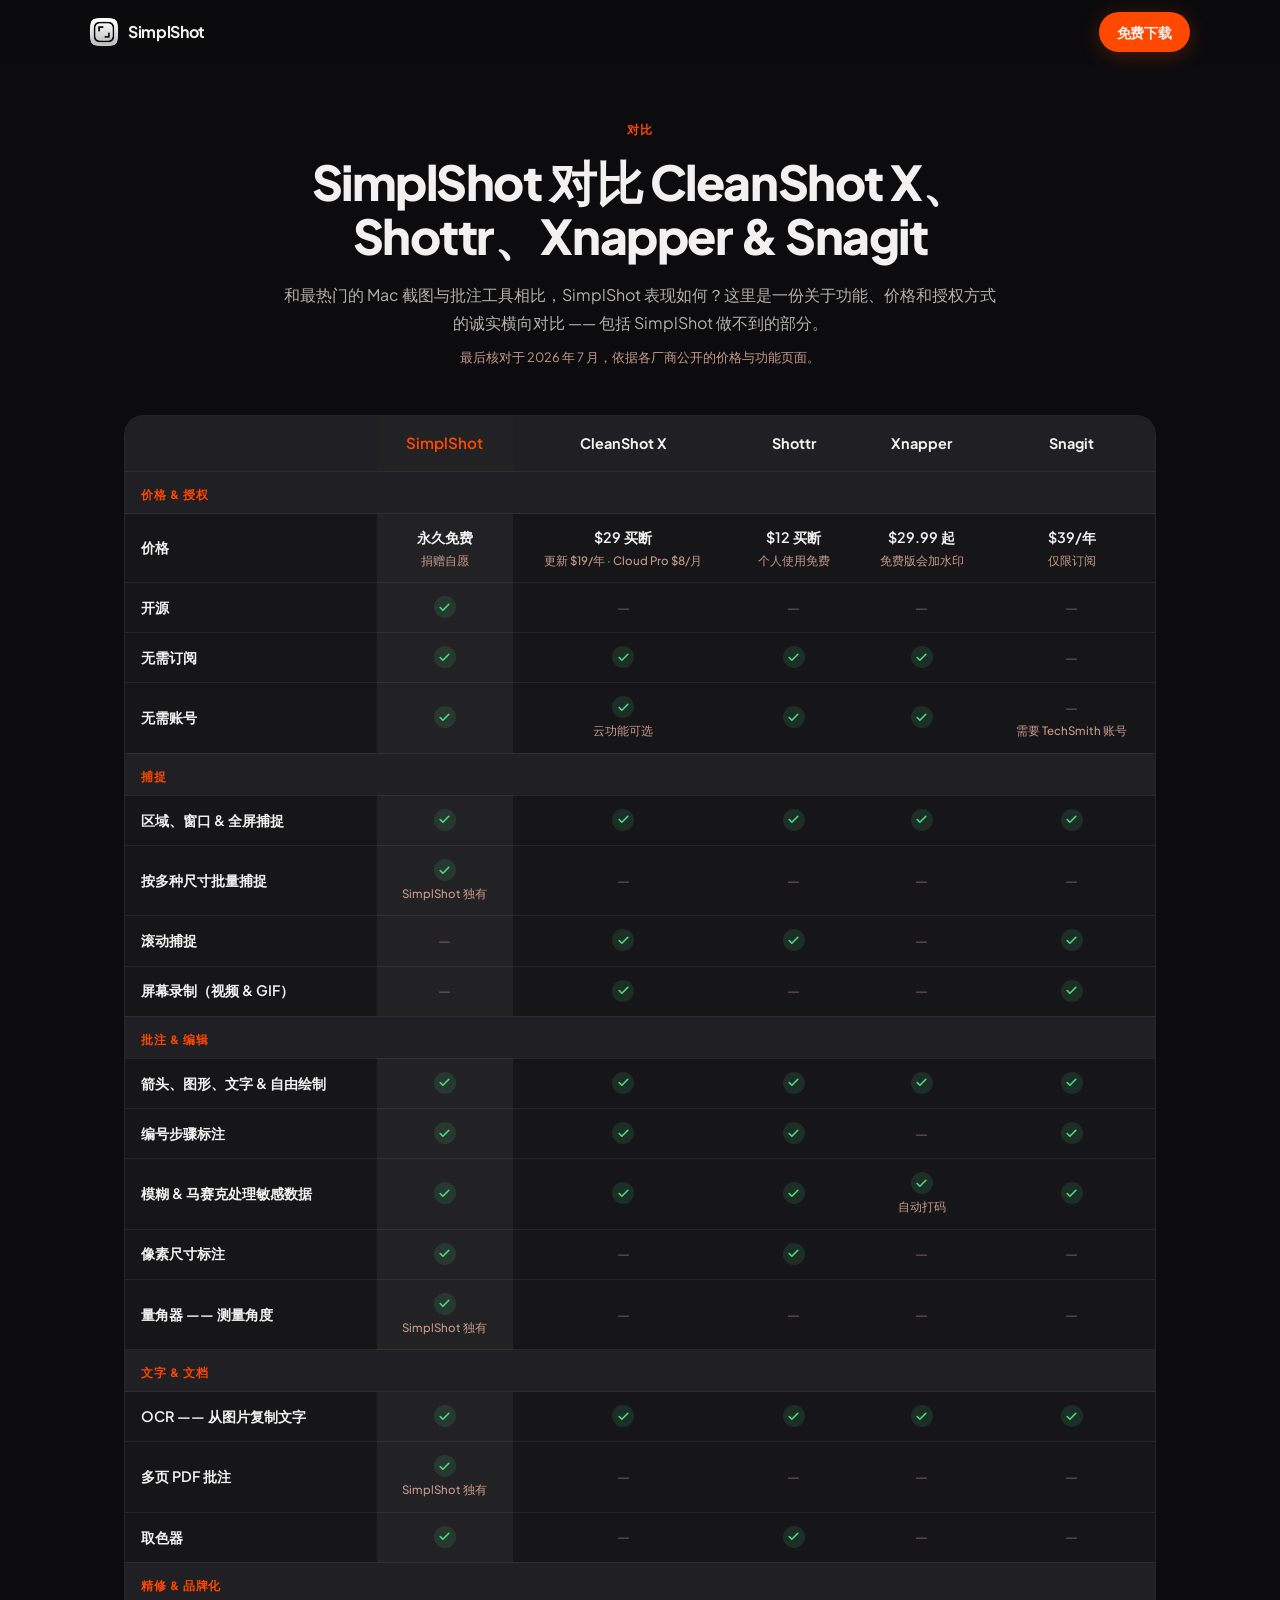
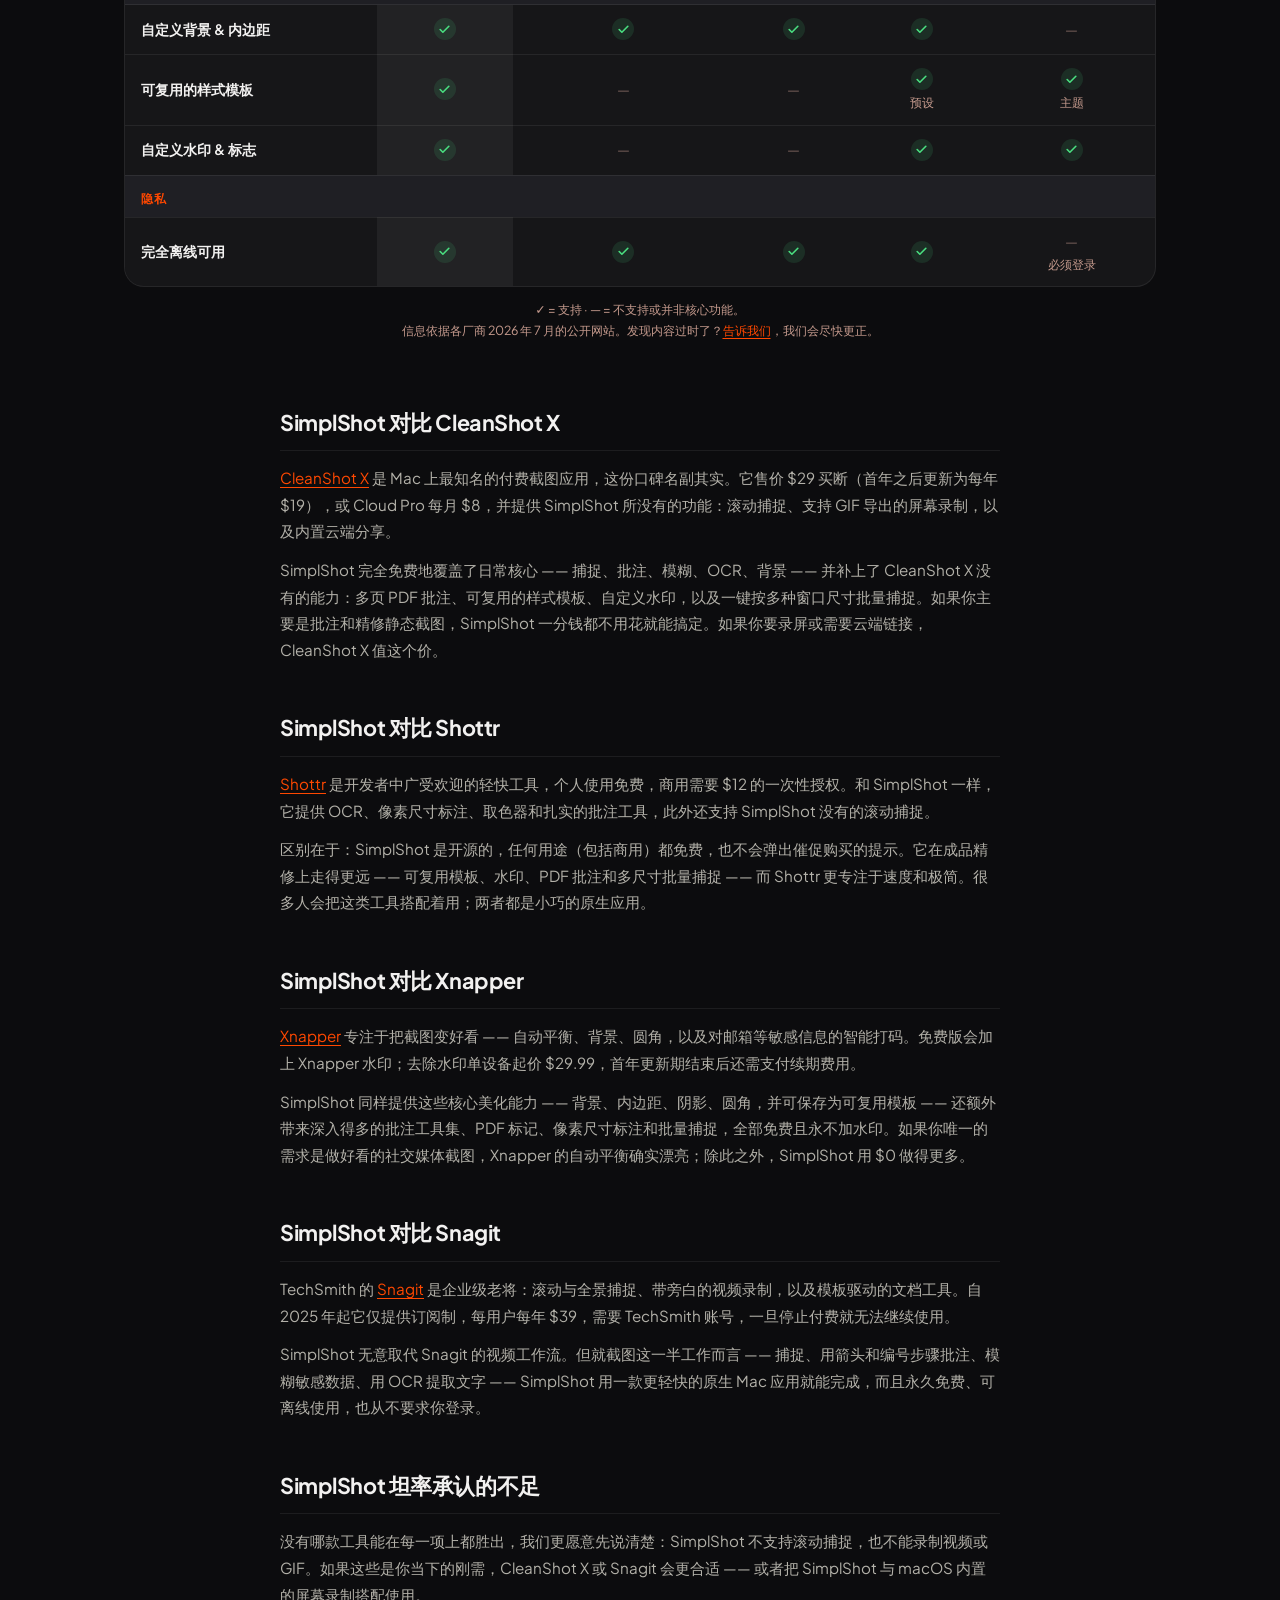
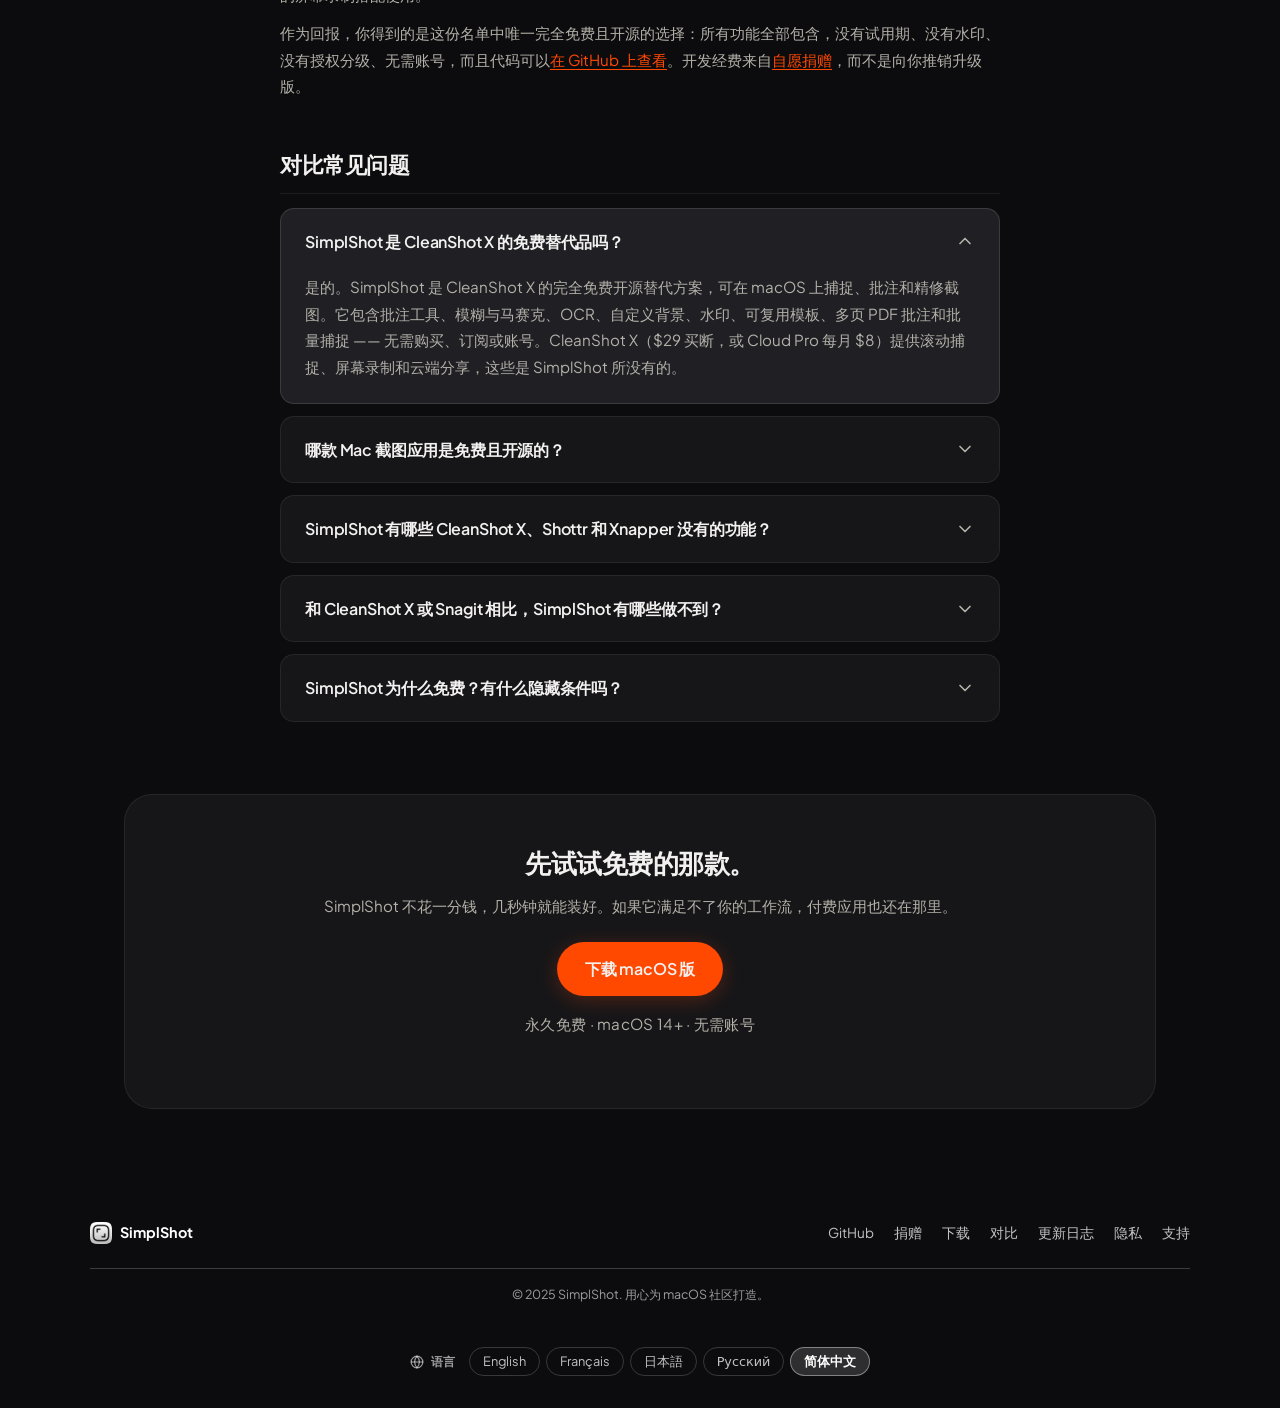
<file: zh/compare.html>
<!DOCTYPE html>
<!-- Generated by build-i18n.py from compare.html — do not edit by hand.
     Edit the English source and run: python3 build-i18n.py -->
<!-- English source of record. After editing, regenerate the fr/ ja/ ru/ zh/
     copies:  python3 build-i18n.py   (it reports any untranslated strings). -->
<html lang="zh-Hans">
<head>
  <meta charset="UTF-8" />
  <meta name="viewport" content="width=device-width, initial-scale=1.0" />

  <!-- Language: remember the footer picker's choice, and send first-time
       visitors to their own language when we have one. Runs before paint so
       there is no flash of English. Add ?nolang to opt out. -->
  <script>
  (function () {
    var SS_PAGE_LANG = 'zh';
    var LOCALES = { en: 1, fr: 1, ja: 1, ru: 1, zh: 1 };
    var KEY = 'ss-lang';

    document.addEventListener('click', function (e) {
      var el = e.target;
      var a = el && el.closest ? el.closest('.lang-list a[data-lang]') : null;
      if (!a) return;
      try { localStorage.setItem(KEY, a.getAttribute('data-lang')); } catch (err) {}
    });

    if (SS_PAGE_LANG !== 'en') return;
    if (location.search.indexOf('nolang') !== -1) return;

    var stored = null;
    try { stored = localStorage.getItem(KEY); } catch (err) {}
    if (stored === 'en') return;

    var target = null;
    if (stored && LOCALES[stored]) {
      target = stored;
    } else if (!stored) {
      var tags = (navigator.languages && navigator.languages.length)
        ? navigator.languages
        : [navigator.language || ''];
      for (var i = 0; i < tags.length; i++) {
        var tag = String(tags[i] || '').toLowerCase();
        var primary = tag.split('-')[0];
        if (primary === 'en') return;
        if (primary === 'zh') {
          // We only ship Simplified; leave Traditional readers on English.
          if (tag.indexOf('hant') !== -1 || /-(tw|hk|mo)$/.test(tag)) continue;
          target = 'zh';
          break;
        }
        if (LOCALES[primary]) { target = primary; break; }
      }
    }
    if (!target || target === 'en') return;

    var rest = location.pathname.replace(/^\/+/, '');
    if (rest === 'index.html') rest = '';
    location.replace('/' + target + '/' + rest + location.search + location.hash);
  })();
  </script>

  <title>SimplShot 对比 CleanShot X、Shottr、Xnapper &amp; Snagit —— Mac 截图应用横评</title>
  <meta name="description" content="把 SimplShot 与 CleanShot X、Shottr、Xnapper 和 Snagit 逐项对比：功能、价格与授权方式。只有 SimplShot 完全免费且开源 —— 没有订阅、无需账号、不加水印。" />
  <link rel="canonical" href="https://simplshot.com/zh/compare" />
  <!-- HREFLANG -->
  <link rel="alternate" hreflang="en" href="https://simplshot.com/compare" />
  <link rel="alternate" hreflang="fr" href="https://simplshot.com/fr/compare" />
  <link rel="alternate" hreflang="ja" href="https://simplshot.com/ja/compare" />
  <link rel="alternate" hreflang="ru" href="https://simplshot.com/ru/compare" />
  <link rel="alternate" hreflang="zh-Hans" href="https://simplshot.com/zh/compare" />
  <link rel="alternate" hreflang="x-default" href="https://simplshot.com/compare" />
  <!-- /HREFLANG -->
  <meta name="robots" content="index, follow, max-image-preview:large, max-snippet:-1" />
  <meta name="author" content="Atle Mo" />
  <meta name="theme-color" content="#FF4800" />
  <link rel="icon" href="/assets/app_icon.png" type="image/png" />
  <link rel="apple-touch-icon" href="/assets/app_icon.png" />
  <meta property="og:type" content="website" />
  <meta property="og:site_name" content="SimplShot" />
  <meta property="og:title" content="SimplShot 对比 CleanShot X、Shottr、Xnapper &amp; Snagit" />
  <meta property="og:description" content="Mac 截图工具横向对比：功能、价格与授权方式。SimplShot 是其中唯一完全免费且开源的选择。" />
  <meta property="og:url" content="https://simplshot.com/zh/compare" />
  <meta property="og:locale" content="zh_CN" />
  <meta property="og:image" content="https://simplshot.com/assets/og-image.jpg" />
  <meta name="twitter:card" content="summary_large_image" />
  <meta name="twitter:image" content="https://simplshot.com/assets/og-image.jpg" />
  <link rel="preconnect" href="https://fonts.googleapis.com" />
  <link rel="preconnect" href="https://fonts.gstatic.com" crossorigin />
  <link href="https://fonts.googleapis.com/css2?family=Plus+Jakarta+Sans:wght@400;500;600;700;800&display=swap" rel="stylesheet" />
  <!-- Google Analytics -->
  <script async src="https://www.googletagmanager.com/gtag/js?id=G-KRPH0QPEMD"></script>
  <script>
    window.dataLayer = window.dataLayer || [];
    function gtag(){dataLayer.push(arguments);}
    gtag('js', new Date());
    gtag('config', 'G-KRPH0QPEMD');
  </script>
  <link rel="stylesheet" href="/style.css" />
  <style>
    .cmp-wrap {
      max-width: 1080px;
      margin: 0 auto;
      padding: 120px 24px 80px;
    }
    .cmp-header {
      max-width: 720px;
      margin: 0 auto 24px;
      text-align: center;
    }
    .cmp-eyebrow {
      font-size: 0.75rem;
      font-weight: 700;
      letter-spacing: 0.1em;
      text-transform: uppercase;
      color: var(--accent);
      margin-bottom: 16px;
      display: block;
    }
    .cmp-title {
      font-size: clamp(1.5rem, 5vw, 3rem);
      overflow-wrap: break-word;
      font-weight: 800;
      letter-spacing: -0.03em;
      line-height: 1.12;
      margin-bottom: 18px;
    }
    .cmp-intro {
      font-size: 1rem;
      color: var(--text-2);
      line-height: 1.75;
      margin-bottom: 10px;
    }
    .cmp-updated {
      font-size: 0.8rem;
      color: var(--text-3);
    }

    /* Table */
    .cmp-table-scroll {
      overflow-x: auto;
      -webkit-overflow-scrolling: touch;
      margin: 48px 0 12px;
      border: 1px solid var(--border);
      border-radius: var(--radius-lg);
      background: var(--surface);
    }
    table.cmp-table {
      border-collapse: collapse;
      width: 100%;
      min-width: 880px;
      font-size: 0.9rem;
    }
    .cmp-table caption { display: none; }
    .cmp-table th,
    .cmp-table td {
      padding: 13px 16px;
      text-align: center;
      border-bottom: 1px solid var(--border);
      color: var(--text-2);
      line-height: 1.5;
      vertical-align: middle;
    }
    .cmp-table thead th {
      font-weight: 700;
      color: var(--text-1);
      font-size: 0.9rem;
      background: var(--surface-2);
      padding-top: 16px;
      padding-bottom: 16px;
      white-space: nowrap;
    }
    .cmp-table thead th small {
      display: block;
      font-weight: 500;
      font-size: 0.72rem;
      color: var(--text-3);
      margin-top: 2px;
    }
    .cmp-table th[scope="row"] {
      text-align: left;
      font-weight: 600;
      color: var(--text-1);
      background: var(--surface);
      position: sticky;
      left: 0;
      min-width: 200px;
      max-width: 240px;
      box-shadow: 1px 0 0 var(--border);
    }
    .cmp-table thead th:first-child {
      position: sticky;
      left: 0;
      z-index: 2;
      background: var(--surface-2);
      box-shadow: 1px 0 0 var(--border);
    }
    .cmp-group th {
      text-align: left !important;
      background: var(--surface-2) !important;
      color: var(--accent) !important;
      font-size: 0.72rem;
      font-weight: 700;
      letter-spacing: 0.08em;
      text-transform: uppercase;
      padding-top: 14px;
      padding-bottom: 10px;
    }
    .cmp-table tbody tr:last-child td,
    .cmp-table tbody tr:last-child th { border-bottom: none; }

    /* SimplShot column highlight */
    .cmp-table th.cmp-us,
    .cmp-table td.cmp-us {
      background: rgba(255, 255, 255, 0.05);
      color: var(--text-1);
      font-weight: 600;
    }
    .cmp-table thead th.cmp-us {
      color: var(--accent);
      font-size: 0.95rem;
    }

    .cmp-yes, .cmp-no {
      display: inline-flex;
      align-items: center;
      justify-content: center;
      width: 22px;
      height: 22px;
      border-radius: 50%;
    }
    .cmp-yes {
      background: var(--green-dim);
      color: var(--green);
    }
    .cmp-no {
      color: var(--text-3);
      opacity: 0.55;
      font-weight: 400;
    }
    .cmp-yes svg { width: 13px; height: 13px; }
    .cmp-note {
      display: block;
      font-size: 0.72rem;
      color: var(--text-3);
      font-weight: 500;
      margin-top: 3px;
    }
    .cmp-price { font-weight: 600; color: var(--text-1); white-space: nowrap; }

    .cmp-legend {
      font-size: 0.78rem;
      color: var(--text-3);
      text-align: center;
      margin-bottom: 64px;
      line-height: 1.7;
    }
    .cmp-legend a { color: var(--accent); text-decoration: underline; text-underline-offset: 3px; }

    /* Prose sections */
    .cmp-sections {
      max-width: 720px;
      margin: 0 auto;
    }
    .cmp-section { margin-bottom: 48px; }
    .cmp-section h2 {
      font-size: 1.35rem;
      font-weight: 700;
      letter-spacing: -0.02em;
      color: var(--text-1);
      margin-bottom: 14px;
      padding-bottom: 10px;
      border-bottom: 1px solid var(--border);
    }
    .cmp-section p {
      font-size: 0.95rem;
      color: var(--text-2);
      line-height: 1.75;
      margin-bottom: 12px;
    }
    .cmp-section p:last-child { margin-bottom: 0; }
    .cmp-section a { color: var(--accent); text-decoration: underline; text-underline-offset: 3px; }
    .cmp-section a:hover { opacity: 0.8; }

    /* CTA */
    .cmp-cta {
      text-align: center;
      margin: 72px auto 0;
      padding: 48px 32px;
      background: var(--surface);
      border: 1px solid var(--border);
      border-radius: var(--radius-xl);
    }
    .cmp-cta h2 {
      font-size: 1.6rem;
      font-weight: 800;
      letter-spacing: -0.02em;
      margin-bottom: 10px;
    }
    .cmp-cta p {
      color: var(--text-2);
      font-size: 0.95rem;
      margin-bottom: 24px;
    }
    .cmp-cta .hero-meta { margin-top: 16px; }

    @media (max-width: 640px) {
      .cmp-wrap { padding-top: 100px; }
      .cmp-table th[scope="row"] { min-width: 150px; max-width: 170px; font-size: 0.82rem; }
      .cmp-table th, .cmp-table td { padding: 11px 12px; }
    }
  </style>
</head>
<body>

  <!-- NAV -->
  <nav class="nav scrolled" id="nav">
    <div class="nav-inner">
      <a href="/zh/" class="nav-logo">
        <img src="/assets/app_icon.png" alt="SimplShot 图标" class="nav-icon" />
        <span>SimplShot</span>
      </a>
      <a href="https://github.com/atlemo/SimplShot-App/releases/download/1.5.9/SimplShot.dmg" class="btn btn-accent nav-cta" download data-download>免费下载</a>
    </div>
  </nav>

  <main class="cmp-wrap">

    <header class="cmp-header">
      <span class="cmp-eyebrow">对比</span>
      <h1 class="cmp-title">SimplShot 对比 CleanShot&nbsp;X、Shottr、Xnapper &amp; Snagit</h1>
      <p class="cmp-intro">和最热门的 Mac 截图与批注工具相比，SimplShot 表现如何？这里是一份关于功能、价格和授权方式的诚实横向对比 —— 包括 SimplShot 做不到的部分。</p>
      <p class="cmp-updated">最后核对于 2026 年 7 月，依据各厂商公开的价格与功能页面。</p>
    </header>

    <!-- COMPARISON TABLE -->
    <div class="cmp-table-scroll" role="region" aria-label="功能对比表" tabindex="0">
      <table class="cmp-table">
        <caption>SimplShot、CleanShot X、Shottr、Xnapper 与 Snagit 的功能与价格对比</caption>
        <thead>
          <tr>
            <th scope="col"><span class="visually-hidden">功能</span></th>
            <th scope="col" class="cmp-us">SimplShot</th>
            <th scope="col">CleanShot X</th>
            <th scope="col">Shottr</th>
            <th scope="col">Xnapper</th>
            <th scope="col">Snagit</th>
          </tr>
        </thead>
        <tbody>
          <tr class="cmp-group"><th colspan="6" scope="colgroup">价格 &amp; 授权</th></tr>
          <tr>
            <th scope="row">价格</th>
            <td class="cmp-us"><span class="cmp-price">永久免费</span><span class="cmp-note">捐赠自愿</span></td>
            <td><span class="cmp-price">$29 买断</span><span class="cmp-note">更新 $19/年 · Cloud Pro $8/月</span></td>
            <td><span class="cmp-price">$12 买断</span><span class="cmp-note">个人使用免费</span></td>
            <td><span class="cmp-price">$29.99 起</span><span class="cmp-note">免费版会加水印</span></td>
            <td><span class="cmp-price">$39/年</span><span class="cmp-note">仅限订阅</span></td>
          </tr>
          <tr>
            <th scope="row">开源</th>
            <td class="cmp-us"><span class="cmp-yes" aria-hidden="true"><svg viewBox="0 0 24 24" fill="none" stroke="currentColor" stroke-width="3" stroke-linecap="round" stroke-linejoin="round"><path d="M20 6 9 17l-5-5"/></svg></span><span class="visually-hidden">支持</span></td>
            <td><span class="cmp-no" aria-hidden="true">—</span><span class="visually-hidden">不支持</span></td>
            <td><span class="cmp-no" aria-hidden="true">—</span><span class="visually-hidden">不支持</span></td>
            <td><span class="cmp-no" aria-hidden="true">—</span><span class="visually-hidden">不支持</span></td>
            <td><span class="cmp-no" aria-hidden="true">—</span><span class="visually-hidden">不支持</span></td>
          </tr>
          <tr>
            <th scope="row">无需订阅</th>
            <td class="cmp-us"><span class="cmp-yes" aria-hidden="true"><svg viewBox="0 0 24 24" fill="none" stroke="currentColor" stroke-width="3" stroke-linecap="round" stroke-linejoin="round"><path d="M20 6 9 17l-5-5"/></svg></span><span class="visually-hidden">支持</span></td>
            <td><span class="cmp-yes" aria-hidden="true"><svg viewBox="0 0 24 24" fill="none" stroke="currentColor" stroke-width="3" stroke-linecap="round" stroke-linejoin="round"><path d="M20 6 9 17l-5-5"/></svg></span><span class="visually-hidden">支持</span></td>
            <td><span class="cmp-yes" aria-hidden="true"><svg viewBox="0 0 24 24" fill="none" stroke="currentColor" stroke-width="3" stroke-linecap="round" stroke-linejoin="round"><path d="M20 6 9 17l-5-5"/></svg></span><span class="visually-hidden">支持</span></td>
            <td><span class="cmp-yes" aria-hidden="true"><svg viewBox="0 0 24 24" fill="none" stroke="currentColor" stroke-width="3" stroke-linecap="round" stroke-linejoin="round"><path d="M20 6 9 17l-5-5"/></svg></span><span class="visually-hidden">支持</span></td>
            <td><span class="cmp-no" aria-hidden="true">—</span><span class="visually-hidden">不支持</span></td>
          </tr>
          <tr>
            <th scope="row">无需账号</th>
            <td class="cmp-us"><span class="cmp-yes" aria-hidden="true"><svg viewBox="0 0 24 24" fill="none" stroke="currentColor" stroke-width="3" stroke-linecap="round" stroke-linejoin="round"><path d="M20 6 9 17l-5-5"/></svg></span><span class="visually-hidden">支持</span></td>
            <td><span class="cmp-yes" aria-hidden="true"><svg viewBox="0 0 24 24" fill="none" stroke="currentColor" stroke-width="3" stroke-linecap="round" stroke-linejoin="round"><path d="M20 6 9 17l-5-5"/></svg></span><span class="visually-hidden">支持</span><span class="cmp-note">云功能可选</span></td>
            <td><span class="cmp-yes" aria-hidden="true"><svg viewBox="0 0 24 24" fill="none" stroke="currentColor" stroke-width="3" stroke-linecap="round" stroke-linejoin="round"><path d="M20 6 9 17l-5-5"/></svg></span><span class="visually-hidden">支持</span></td>
            <td><span class="cmp-yes" aria-hidden="true"><svg viewBox="0 0 24 24" fill="none" stroke="currentColor" stroke-width="3" stroke-linecap="round" stroke-linejoin="round"><path d="M20 6 9 17l-5-5"/></svg></span><span class="visually-hidden">支持</span></td>
            <td><span class="cmp-no" aria-hidden="true">—</span><span class="visually-hidden">不支持</span><span class="cmp-note">需要 TechSmith 账号</span></td>
          </tr>

          <tr class="cmp-group"><th colspan="6" scope="colgroup">捕捉</th></tr>
          <tr>
            <th scope="row">区域、窗口 &amp; 全屏捕捉</th>
            <td class="cmp-us"><span class="cmp-yes" aria-hidden="true"><svg viewBox="0 0 24 24" fill="none" stroke="currentColor" stroke-width="3" stroke-linecap="round" stroke-linejoin="round"><path d="M20 6 9 17l-5-5"/></svg></span><span class="visually-hidden">支持</span></td>
            <td><span class="cmp-yes" aria-hidden="true"><svg viewBox="0 0 24 24" fill="none" stroke="currentColor" stroke-width="3" stroke-linecap="round" stroke-linejoin="round"><path d="M20 6 9 17l-5-5"/></svg></span><span class="visually-hidden">支持</span></td>
            <td><span class="cmp-yes" aria-hidden="true"><svg viewBox="0 0 24 24" fill="none" stroke="currentColor" stroke-width="3" stroke-linecap="round" stroke-linejoin="round"><path d="M20 6 9 17l-5-5"/></svg></span><span class="visually-hidden">支持</span></td>
            <td><span class="cmp-yes" aria-hidden="true"><svg viewBox="0 0 24 24" fill="none" stroke="currentColor" stroke-width="3" stroke-linecap="round" stroke-linejoin="round"><path d="M20 6 9 17l-5-5"/></svg></span><span class="visually-hidden">支持</span></td>
            <td><span class="cmp-yes" aria-hidden="true"><svg viewBox="0 0 24 24" fill="none" stroke="currentColor" stroke-width="3" stroke-linecap="round" stroke-linejoin="round"><path d="M20 6 9 17l-5-5"/></svg></span><span class="visually-hidden">支持</span></td>
          </tr>
          <tr>
            <th scope="row">按多种尺寸批量捕捉</th>
            <td class="cmp-us"><span class="cmp-yes" aria-hidden="true"><svg viewBox="0 0 24 24" fill="none" stroke="currentColor" stroke-width="3" stroke-linecap="round" stroke-linejoin="round"><path d="M20 6 9 17l-5-5"/></svg></span><span class="visually-hidden">支持</span><span class="cmp-note">SimplShot 独有</span></td>
            <td><span class="cmp-no" aria-hidden="true">—</span><span class="visually-hidden">不支持</span></td>
            <td><span class="cmp-no" aria-hidden="true">—</span><span class="visually-hidden">不支持</span></td>
            <td><span class="cmp-no" aria-hidden="true">—</span><span class="visually-hidden">不支持</span></td>
            <td><span class="cmp-no" aria-hidden="true">—</span><span class="visually-hidden">不支持</span></td>
          </tr>
          <tr>
            <th scope="row">滚动捕捉</th>
            <td class="cmp-us"><span class="cmp-no" aria-hidden="true">—</span><span class="visually-hidden">不支持</span></td>
            <td><span class="cmp-yes" aria-hidden="true"><svg viewBox="0 0 24 24" fill="none" stroke="currentColor" stroke-width="3" stroke-linecap="round" stroke-linejoin="round"><path d="M20 6 9 17l-5-5"/></svg></span><span class="visually-hidden">支持</span></td>
            <td><span class="cmp-yes" aria-hidden="true"><svg viewBox="0 0 24 24" fill="none" stroke="currentColor" stroke-width="3" stroke-linecap="round" stroke-linejoin="round"><path d="M20 6 9 17l-5-5"/></svg></span><span class="visually-hidden">支持</span></td>
            <td><span class="cmp-no" aria-hidden="true">—</span><span class="visually-hidden">不支持</span></td>
            <td><span class="cmp-yes" aria-hidden="true"><svg viewBox="0 0 24 24" fill="none" stroke="currentColor" stroke-width="3" stroke-linecap="round" stroke-linejoin="round"><path d="M20 6 9 17l-5-5"/></svg></span><span class="visually-hidden">支持</span></td>
          </tr>
          <tr>
            <th scope="row">屏幕录制（视频 &amp; GIF）</th>
            <td class="cmp-us"><span class="cmp-no" aria-hidden="true">—</span><span class="visually-hidden">不支持</span></td>
            <td><span class="cmp-yes" aria-hidden="true"><svg viewBox="0 0 24 24" fill="none" stroke="currentColor" stroke-width="3" stroke-linecap="round" stroke-linejoin="round"><path d="M20 6 9 17l-5-5"/></svg></span><span class="visually-hidden">支持</span></td>
            <td><span class="cmp-no" aria-hidden="true">—</span><span class="visually-hidden">不支持</span></td>
            <td><span class="cmp-no" aria-hidden="true">—</span><span class="visually-hidden">不支持</span></td>
            <td><span class="cmp-yes" aria-hidden="true"><svg viewBox="0 0 24 24" fill="none" stroke="currentColor" stroke-width="3" stroke-linecap="round" stroke-linejoin="round"><path d="M20 6 9 17l-5-5"/></svg></span><span class="visually-hidden">支持</span></td>
          </tr>

          <tr class="cmp-group"><th colspan="6" scope="colgroup">批注 &amp; 编辑</th></tr>
          <tr>
            <th scope="row">箭头、图形、文字 &amp; 自由绘制</th>
            <td class="cmp-us"><span class="cmp-yes" aria-hidden="true"><svg viewBox="0 0 24 24" fill="none" stroke="currentColor" stroke-width="3" stroke-linecap="round" stroke-linejoin="round"><path d="M20 6 9 17l-5-5"/></svg></span><span class="visually-hidden">支持</span></td>
            <td><span class="cmp-yes" aria-hidden="true"><svg viewBox="0 0 24 24" fill="none" stroke="currentColor" stroke-width="3" stroke-linecap="round" stroke-linejoin="round"><path d="M20 6 9 17l-5-5"/></svg></span><span class="visually-hidden">支持</span></td>
            <td><span class="cmp-yes" aria-hidden="true"><svg viewBox="0 0 24 24" fill="none" stroke="currentColor" stroke-width="3" stroke-linecap="round" stroke-linejoin="round"><path d="M20 6 9 17l-5-5"/></svg></span><span class="visually-hidden">支持</span></td>
            <td><span class="cmp-yes" aria-hidden="true"><svg viewBox="0 0 24 24" fill="none" stroke="currentColor" stroke-width="3" stroke-linecap="round" stroke-linejoin="round"><path d="M20 6 9 17l-5-5"/></svg></span><span class="visually-hidden">支持</span></td>
            <td><span class="cmp-yes" aria-hidden="true"><svg viewBox="0 0 24 24" fill="none" stroke="currentColor" stroke-width="3" stroke-linecap="round" stroke-linejoin="round"><path d="M20 6 9 17l-5-5"/></svg></span><span class="visually-hidden">支持</span></td>
          </tr>
          <tr>
            <th scope="row">编号步骤标注</th>
            <td class="cmp-us"><span class="cmp-yes" aria-hidden="true"><svg viewBox="0 0 24 24" fill="none" stroke="currentColor" stroke-width="3" stroke-linecap="round" stroke-linejoin="round"><path d="M20 6 9 17l-5-5"/></svg></span><span class="visually-hidden">支持</span></td>
            <td><span class="cmp-yes" aria-hidden="true"><svg viewBox="0 0 24 24" fill="none" stroke="currentColor" stroke-width="3" stroke-linecap="round" stroke-linejoin="round"><path d="M20 6 9 17l-5-5"/></svg></span><span class="visually-hidden">支持</span></td>
            <td><span class="cmp-yes" aria-hidden="true"><svg viewBox="0 0 24 24" fill="none" stroke="currentColor" stroke-width="3" stroke-linecap="round" stroke-linejoin="round"><path d="M20 6 9 17l-5-5"/></svg></span><span class="visually-hidden">支持</span></td>
            <td><span class="cmp-no" aria-hidden="true">—</span><span class="visually-hidden">不支持</span></td>
            <td><span class="cmp-yes" aria-hidden="true"><svg viewBox="0 0 24 24" fill="none" stroke="currentColor" stroke-width="3" stroke-linecap="round" stroke-linejoin="round"><path d="M20 6 9 17l-5-5"/></svg></span><span class="visually-hidden">支持</span></td>
          </tr>
          <tr>
            <th scope="row">模糊 &amp; 马赛克处理敏感数据</th>
            <td class="cmp-us"><span class="cmp-yes" aria-hidden="true"><svg viewBox="0 0 24 24" fill="none" stroke="currentColor" stroke-width="3" stroke-linecap="round" stroke-linejoin="round"><path d="M20 6 9 17l-5-5"/></svg></span><span class="visually-hidden">支持</span></td>
            <td><span class="cmp-yes" aria-hidden="true"><svg viewBox="0 0 24 24" fill="none" stroke="currentColor" stroke-width="3" stroke-linecap="round" stroke-linejoin="round"><path d="M20 6 9 17l-5-5"/></svg></span><span class="visually-hidden">支持</span></td>
            <td><span class="cmp-yes" aria-hidden="true"><svg viewBox="0 0 24 24" fill="none" stroke="currentColor" stroke-width="3" stroke-linecap="round" stroke-linejoin="round"><path d="M20 6 9 17l-5-5"/></svg></span><span class="visually-hidden">支持</span></td>
            <td><span class="cmp-yes" aria-hidden="true"><svg viewBox="0 0 24 24" fill="none" stroke="currentColor" stroke-width="3" stroke-linecap="round" stroke-linejoin="round"><path d="M20 6 9 17l-5-5"/></svg></span><span class="visually-hidden">支持</span><span class="cmp-note">自动打码</span></td>
            <td><span class="cmp-yes" aria-hidden="true"><svg viewBox="0 0 24 24" fill="none" stroke="currentColor" stroke-width="3" stroke-linecap="round" stroke-linejoin="round"><path d="M20 6 9 17l-5-5"/></svg></span><span class="visually-hidden">支持</span></td>
          </tr>
          <tr>
            <th scope="row">像素尺寸标注</th>
            <td class="cmp-us"><span class="cmp-yes" aria-hidden="true"><svg viewBox="0 0 24 24" fill="none" stroke="currentColor" stroke-width="3" stroke-linecap="round" stroke-linejoin="round"><path d="M20 6 9 17l-5-5"/></svg></span><span class="visually-hidden">支持</span></td>
            <td><span class="cmp-no" aria-hidden="true">—</span><span class="visually-hidden">不支持</span></td>
            <td><span class="cmp-yes" aria-hidden="true"><svg viewBox="0 0 24 24" fill="none" stroke="currentColor" stroke-width="3" stroke-linecap="round" stroke-linejoin="round"><path d="M20 6 9 17l-5-5"/></svg></span><span class="visually-hidden">支持</span></td>
            <td><span class="cmp-no" aria-hidden="true">—</span><span class="visually-hidden">不支持</span></td>
            <td><span class="cmp-no" aria-hidden="true">—</span><span class="visually-hidden">不支持</span></td>
          </tr>
          <tr>
            <th scope="row">量角器 —— 测量角度</th>
            <td class="cmp-us"><span class="cmp-yes" aria-hidden="true"><svg viewBox="0 0 24 24" fill="none" stroke="currentColor" stroke-width="3" stroke-linecap="round" stroke-linejoin="round"><path d="M20 6 9 17l-5-5"/></svg></span><span class="visually-hidden">支持</span><span class="cmp-note">SimplShot 独有</span></td>
            <td><span class="cmp-no" aria-hidden="true">—</span><span class="visually-hidden">不支持</span></td>
            <td><span class="cmp-no" aria-hidden="true">—</span><span class="visually-hidden">不支持</span></td>
            <td><span class="cmp-no" aria-hidden="true">—</span><span class="visually-hidden">不支持</span></td>
            <td><span class="cmp-no" aria-hidden="true">—</span><span class="visually-hidden">不支持</span></td>
          </tr>

          <tr class="cmp-group"><th colspan="6" scope="colgroup">文字 &amp; 文档</th></tr>
          <tr>
            <th scope="row">OCR —— 从图片复制文字</th>
            <td class="cmp-us"><span class="cmp-yes" aria-hidden="true"><svg viewBox="0 0 24 24" fill="none" stroke="currentColor" stroke-width="3" stroke-linecap="round" stroke-linejoin="round"><path d="M20 6 9 17l-5-5"/></svg></span><span class="visually-hidden">支持</span></td>
            <td><span class="cmp-yes" aria-hidden="true"><svg viewBox="0 0 24 24" fill="none" stroke="currentColor" stroke-width="3" stroke-linecap="round" stroke-linejoin="round"><path d="M20 6 9 17l-5-5"/></svg></span><span class="visually-hidden">支持</span></td>
            <td><span class="cmp-yes" aria-hidden="true"><svg viewBox="0 0 24 24" fill="none" stroke="currentColor" stroke-width="3" stroke-linecap="round" stroke-linejoin="round"><path d="M20 6 9 17l-5-5"/></svg></span><span class="visually-hidden">支持</span></td>
            <td><span class="cmp-yes" aria-hidden="true"><svg viewBox="0 0 24 24" fill="none" stroke="currentColor" stroke-width="3" stroke-linecap="round" stroke-linejoin="round"><path d="M20 6 9 17l-5-5"/></svg></span><span class="visually-hidden">支持</span></td>
            <td><span class="cmp-yes" aria-hidden="true"><svg viewBox="0 0 24 24" fill="none" stroke="currentColor" stroke-width="3" stroke-linecap="round" stroke-linejoin="round"><path d="M20 6 9 17l-5-5"/></svg></span><span class="visually-hidden">支持</span></td>
          </tr>
          <tr>
            <th scope="row">多页 PDF 批注</th>
            <td class="cmp-us"><span class="cmp-yes" aria-hidden="true"><svg viewBox="0 0 24 24" fill="none" stroke="currentColor" stroke-width="3" stroke-linecap="round" stroke-linejoin="round"><path d="M20 6 9 17l-5-5"/></svg></span><span class="visually-hidden">支持</span><span class="cmp-note">SimplShot 独有</span></td>
            <td><span class="cmp-no" aria-hidden="true">—</span><span class="visually-hidden">不支持</span></td>
            <td><span class="cmp-no" aria-hidden="true">—</span><span class="visually-hidden">不支持</span></td>
            <td><span class="cmp-no" aria-hidden="true">—</span><span class="visually-hidden">不支持</span></td>
            <td><span class="cmp-no" aria-hidden="true">—</span><span class="visually-hidden">不支持</span></td>
          </tr>
          <tr>
            <th scope="row">取色器</th>
            <td class="cmp-us"><span class="cmp-yes" aria-hidden="true"><svg viewBox="0 0 24 24" fill="none" stroke="currentColor" stroke-width="3" stroke-linecap="round" stroke-linejoin="round"><path d="M20 6 9 17l-5-5"/></svg></span><span class="visually-hidden">支持</span></td>
            <td><span class="cmp-no" aria-hidden="true">—</span><span class="visually-hidden">不支持</span></td>
            <td><span class="cmp-yes" aria-hidden="true"><svg viewBox="0 0 24 24" fill="none" stroke="currentColor" stroke-width="3" stroke-linecap="round" stroke-linejoin="round"><path d="M20 6 9 17l-5-5"/></svg></span><span class="visually-hidden">支持</span></td>
            <td><span class="cmp-no" aria-hidden="true">—</span><span class="visually-hidden">不支持</span></td>
            <td><span class="cmp-no" aria-hidden="true">—</span><span class="visually-hidden">不支持</span></td>
          </tr>

          <tr class="cmp-group"><th colspan="6" scope="colgroup">精修 &amp; 品牌化</th></tr>
          <tr>
            <th scope="row">自定义背景 &amp; 内边距</th>
            <td class="cmp-us"><span class="cmp-yes" aria-hidden="true"><svg viewBox="0 0 24 24" fill="none" stroke="currentColor" stroke-width="3" stroke-linecap="round" stroke-linejoin="round"><path d="M20 6 9 17l-5-5"/></svg></span><span class="visually-hidden">支持</span></td>
            <td><span class="cmp-yes" aria-hidden="true"><svg viewBox="0 0 24 24" fill="none" stroke="currentColor" stroke-width="3" stroke-linecap="round" stroke-linejoin="round"><path d="M20 6 9 17l-5-5"/></svg></span><span class="visually-hidden">支持</span></td>
            <td><span class="cmp-yes" aria-hidden="true"><svg viewBox="0 0 24 24" fill="none" stroke="currentColor" stroke-width="3" stroke-linecap="round" stroke-linejoin="round"><path d="M20 6 9 17l-5-5"/></svg></span><span class="visually-hidden">支持</span></td>
            <td><span class="cmp-yes" aria-hidden="true"><svg viewBox="0 0 24 24" fill="none" stroke="currentColor" stroke-width="3" stroke-linecap="round" stroke-linejoin="round"><path d="M20 6 9 17l-5-5"/></svg></span><span class="visually-hidden">支持</span></td>
            <td><span class="cmp-no" aria-hidden="true">—</span><span class="visually-hidden">不支持</span></td>
          </tr>
          <tr>
            <th scope="row">可复用的样式模板</th>
            <td class="cmp-us"><span class="cmp-yes" aria-hidden="true"><svg viewBox="0 0 24 24" fill="none" stroke="currentColor" stroke-width="3" stroke-linecap="round" stroke-linejoin="round"><path d="M20 6 9 17l-5-5"/></svg></span><span class="visually-hidden">支持</span></td>
            <td><span class="cmp-no" aria-hidden="true">—</span><span class="visually-hidden">不支持</span></td>
            <td><span class="cmp-no" aria-hidden="true">—</span><span class="visually-hidden">不支持</span></td>
            <td><span class="cmp-yes" aria-hidden="true"><svg viewBox="0 0 24 24" fill="none" stroke="currentColor" stroke-width="3" stroke-linecap="round" stroke-linejoin="round"><path d="M20 6 9 17l-5-5"/></svg></span><span class="visually-hidden">支持</span><span class="cmp-note">预设</span></td>
            <td><span class="cmp-yes" aria-hidden="true"><svg viewBox="0 0 24 24" fill="none" stroke="currentColor" stroke-width="3" stroke-linecap="round" stroke-linejoin="round"><path d="M20 6 9 17l-5-5"/></svg></span><span class="visually-hidden">支持</span><span class="cmp-note">主题</span></td>
          </tr>
          <tr>
            <th scope="row">自定义水印 &amp; 标志</th>
            <td class="cmp-us"><span class="cmp-yes" aria-hidden="true"><svg viewBox="0 0 24 24" fill="none" stroke="currentColor" stroke-width="3" stroke-linecap="round" stroke-linejoin="round"><path d="M20 6 9 17l-5-5"/></svg></span><span class="visually-hidden">支持</span></td>
            <td><span class="cmp-no" aria-hidden="true">—</span><span class="visually-hidden">不支持</span></td>
            <td><span class="cmp-no" aria-hidden="true">—</span><span class="visually-hidden">不支持</span></td>
            <td><span class="cmp-yes" aria-hidden="true"><svg viewBox="0 0 24 24" fill="none" stroke="currentColor" stroke-width="3" stroke-linecap="round" stroke-linejoin="round"><path d="M20 6 9 17l-5-5"/></svg></span><span class="visually-hidden">支持</span></td>
            <td><span class="cmp-yes" aria-hidden="true"><svg viewBox="0 0 24 24" fill="none" stroke="currentColor" stroke-width="3" stroke-linecap="round" stroke-linejoin="round"><path d="M20 6 9 17l-5-5"/></svg></span><span class="visually-hidden">支持</span></td>
          </tr>

          <tr class="cmp-group"><th colspan="6" scope="colgroup">隐私</th></tr>
          <tr>
            <th scope="row">完全离线可用</th>
            <td class="cmp-us"><span class="cmp-yes" aria-hidden="true"><svg viewBox="0 0 24 24" fill="none" stroke="currentColor" stroke-width="3" stroke-linecap="round" stroke-linejoin="round"><path d="M20 6 9 17l-5-5"/></svg></span><span class="visually-hidden">支持</span></td>
            <td><span class="cmp-yes" aria-hidden="true"><svg viewBox="0 0 24 24" fill="none" stroke="currentColor" stroke-width="3" stroke-linecap="round" stroke-linejoin="round"><path d="M20 6 9 17l-5-5"/></svg></span><span class="visually-hidden">支持</span></td>
            <td><span class="cmp-yes" aria-hidden="true"><svg viewBox="0 0 24 24" fill="none" stroke="currentColor" stroke-width="3" stroke-linecap="round" stroke-linejoin="round"><path d="M20 6 9 17l-5-5"/></svg></span><span class="visually-hidden">支持</span></td>
            <td><span class="cmp-yes" aria-hidden="true"><svg viewBox="0 0 24 24" fill="none" stroke="currentColor" stroke-width="3" stroke-linecap="round" stroke-linejoin="round"><path d="M20 6 9 17l-5-5"/></svg></span><span class="visually-hidden">支持</span></td>
            <td><span class="cmp-no" aria-hidden="true">—</span><span class="visually-hidden">不支持</span><span class="cmp-note">必须登录</span></td>
          </tr>
        </tbody>
      </table>
    </div>
    <p class="cmp-legend">✓ = 支持 · — = 不支持或并非核心功能。<br/>信息依据各厂商 2026 年 7 月的公开网站。发现内容过时了？<a href="https://github.com/atlemo/SimplShot-App/issues" target="_blank" rel="noopener noreferrer">告诉我们</a>，我们会尽快更正。</p>

    <!-- PER-COMPETITOR BREAKDOWNS -->
    <div class="cmp-sections">

      <div class="cmp-section">
        <h2>SimplShot 对比 CleanShot X</h2>
        <p><a href="https://cleanshot.com/" target="_blank" rel="noopener noreferrer">CleanShot X</a> 是 Mac 上最知名的付费截图应用，这份口碑名副其实。它售价 $29 买断（首年之后更新为每年 $19），或 Cloud Pro 每月 $8，并提供 SimplShot 所没有的功能：滚动捕捉、支持 GIF 导出的屏幕录制，以及内置云端分享。</p>
        <p>SimplShot 完全免费地覆盖了日常核心 —— 捕捉、批注、模糊、OCR、背景 —— 并补上了 CleanShot X 没有的能力：多页 PDF 批注、可复用的样式模板、自定义水印，以及一键按多种窗口尺寸批量捕捉。如果你主要是批注和精修静态截图，SimplShot 一分钱都不用花就能搞定。如果你要录屏或需要云端链接，CleanShot X 值这个价。</p>
      </div>

      <div class="cmp-section">
        <h2>SimplShot 对比 Shottr</h2>
        <p><a href="https://shottr.cc/" target="_blank" rel="noopener noreferrer">Shottr</a> 是开发者中广受欢迎的轻快工具，个人使用免费，商用需要 $12 的一次性授权。和 SimplShot 一样，它提供 OCR、像素尺寸标注、取色器和扎实的批注工具，此外还支持 SimplShot 没有的滚动捕捉。</p>
        <p>区别在于：SimplShot 是开源的，任何用途（包括商用）都免费，也不会弹出催促购买的提示。它在成品精修上走得更远 —— 可复用模板、水印、PDF 批注和多尺寸批量捕捉 —— 而 Shottr 更专注于速度和极简。很多人会把这类工具搭配着用；两者都是小巧的原生应用。</p>
      </div>

      <div class="cmp-section">
        <h2>SimplShot 对比 Xnapper</h2>
        <p><a href="https://xnapper.com/" target="_blank" rel="noopener noreferrer">Xnapper</a> 专注于把截图变好看 —— 自动平衡、背景、圆角，以及对邮箱等敏感信息的智能打码。免费版会加上 Xnapper 水印；去除水印单设备起价 $29.99，首年更新期结束后还需支付续期费用。</p>
        <p>SimplShot 同样提供这些核心美化能力 —— 背景、内边距、阴影、圆角，并可保存为可复用模板 —— 还额外带来深入得多的批注工具集、PDF 标记、像素尺寸标注和批量捕捉，全部免费且永不加水印。如果你唯一的需求是做好看的社交媒体截图，Xnapper 的自动平衡确实漂亮；除此之外，SimplShot 用 $0 做得更多。</p>
      </div>

      <div class="cmp-section">
        <h2>SimplShot 对比 Snagit</h2>
        <p>TechSmith 的 <a href="https://www.techsmith.com/screen-capture.html" target="_blank" rel="noopener noreferrer">Snagit</a> 是企业级老将：滚动与全景捕捉、带旁白的视频录制，以及模板驱动的文档工具。自 2025 年起它仅提供订阅制，每用户每年 $39，需要 TechSmith 账号，一旦停止付费就无法继续使用。</p>
        <p>SimplShot 无意取代 Snagit 的视频工作流。但就截图这一半工作而言 —— 捕捉、用箭头和编号步骤批注、模糊敏感数据、用 OCR 提取文字 —— SimplShot 用一款更轻快的原生 Mac 应用就能完成，而且永久免费、可离线使用，也从不要求你登录。</p>
      </div>

      <div class="cmp-section">
        <h2>SimplShot 坦率承认的不足</h2>
        <p>没有哪款工具能在每一项上都胜出，我们更愿意先说清楚：SimplShot 不支持滚动捕捉，也不能录制视频或 GIF。如果这些是你当下的刚需，CleanShot X 或 Snagit 会更合适 —— 或者把 SimplShot 与 macOS 内置的屏幕录制搭配使用。</p>
        <p>作为回报，你得到的是这份名单中唯一完全免费且开源的选择：所有功能全部包含，没有试用期、没有水印、没有授权分级、无需账号，而且代码可以<a href="https://github.com/atlemo/SimplShot-App" target="_blank" rel="noopener noreferrer">在 GitHub 上查看</a>。开发经费来自<a href="https://liberapay.com/atle/donate" target="_blank" rel="noopener noreferrer">自愿捐赠</a>，而不是向你推销升级版。</p>
      </div>

      <!-- FAQ -->
      <div class="cmp-section" id="faq">
        <h2>对比常见问题</h2>

        <div class="faq-list">

        <details class="faq-item" open>
          <summary class="faq-summary">SimplShot 是 CleanShot X 的免费替代品吗？<i data-lucide="chevron-down" class="faq-chevron"></i></summary>
          <div class="faq-answer"><p>是的。SimplShot 是 CleanShot X 的完全免费开源替代方案，可在 macOS 上捕捉、批注和精修截图。它包含批注工具、模糊与马赛克、OCR、自定义背景、水印、可复用模板、多页 PDF 批注和批量捕捉 —— 无需购买、订阅或账号。CleanShot X（$29 买断，或 Cloud Pro 每月 $8）提供滚动捕捉、屏幕录制和云端分享，这些是 SimplShot 所没有的。</p></div>
        </details>

        <details class="faq-item">
          <summary class="faq-summary">哪款 Mac 截图应用是免费且开源的？<i data-lucide="chevron-down" class="faq-chevron"></i></summary>
          <div class="faq-answer"><p>在热门的 Mac 截图与批注工具中，只有 SimplShot 既完全免费又开源。CleanShot X、Shottr、Xnapper 和 Snagit 都是闭源的：CleanShot X 售价 $29 买断，Shottr 商用需要 $12 授权，Xnapper 去除水印起价 $29.99，Snagit 则是每年 $39 的订阅。</p></div>
        </details>

        <details class="faq-item">
          <summary class="faq-summary">SimplShot 有哪些 CleanShot X、Shottr 和 Xnapper 没有的功能？<i data-lucide="chevron-down" class="faq-chevron"></i></summary>
          <div class="faq-answer"><p>在这份对比中，SimplShot 是唯一支持一键批量捕捉的应用 —— 即一次把窗口按多个预设尺寸捕捉下来 —— 也是唯一能直接打开并批注多页 PDF 的应用。它还把可复用样式模板、自定义水印、像素尺寸标注、OCR 和取色器集成在一个免费应用里。</p></div>
        </details>

        <details class="faq-item">
          <summary class="faq-summary">和 CleanShot X 或 Snagit 相比，SimplShot 有哪些做不到？<i data-lucide="chevron-down" class="faq-chevron"></i></summary>
          <div class="faq-answer"><p>SimplShot 不支持滚动捕捉，也不能录制视频或 GIF。如果你需要这些功能，就这部分工作流而言，CleanShot X 或 Snagit 是更好的选择 —— 或者你也可以把 SimplShot 与 macOS 内置的屏幕录制搭配使用。</p></div>
        </details>

        <details class="faq-item">
          <summary class="faq-summary">SimplShot 为什么免费？有什么隐藏条件吗？<i data-lucide="chevron-down" class="faq-chevron"></i></summary>
          <div class="faq-answer"><p>没有隐藏条件。SimplShot 是一个开源项目，靠 Liberapay 上的自愿捐赠维持。所有功能对所有人开放 —— 没有试用期、没有水印、没有付费档位、无需账号，也没有任何跟踪。完整源代码已在 GitHub 上公开。</p></div>
        </details>

        </div>

      </div>

    </div>

    <!-- CTA -->
    <div class="cmp-cta">
      <h2>先试试免费的那款。</h2>
      <p>SimplShot 不花一分钱，几秒钟就能装好。如果它满足不了你的工作流，付费应用也还在那里。</p>
      <a href="https://github.com/atlemo/SimplShot-App/releases/download/1.5.9/SimplShot.dmg" class="btn btn-accent btn-lg" download data-download>下载 macOS 版</a>
      <p class="hero-meta">永久免费 · macOS 14+ · 无需账号</p>
    </div>

  </main>

  <!-- FOOTER -->
  <footer class="footer">
    <div class="footer-inner">
      <a href="/zh/" class="footer-logo">
        <img src="/assets/app_icon.png" alt="SimplShot" class="footer-icon" />
        <span>SimplShot</span>
      </a>
      <div class="footer-links">
        <a href="https://github.com/atlemo/SimplShot-App" target="_blank" rel="noopener">GitHub</a>
        <a href="https://liberapay.com/atle/donate" target="_blank" rel="noopener">捐赠</a>
        <a href="https://github.com/atlemo/SimplShot-App/releases/download/1.5.9/SimplShot.dmg" download data-download>下载</a>
        <a href="/zh/compare">对比</a>
        <a href="/changelog.html">更新日志</a>
        <a href="/privacy.html">隐私</a>
        <a href="/support.html">支持</a>
      </div>
      <p class="footer-copy">© 2025 SimplShot. 用心为 macOS 社区打造。</p>
      <!-- LANG-PICKER -->
      <div class="lang-picker" translate="no">
        <span class="lang-picker-label" id="lang-picker-label">
          <i data-lucide="globe" class="lang-icon"></i>语言
        </span>
        <ul class="lang-list" aria-labelledby="lang-picker-label">
          <li><a href="/compare" hreflang="en" lang="en" data-lang="en">English</a></li>
          <li><a href="/fr/compare" hreflang="fr" lang="fr" data-lang="fr">Français</a></li>
          <li><a href="/ja/compare" hreflang="ja" lang="ja" data-lang="ja">日本語</a></li>
          <li><a href="/ru/compare" hreflang="ru" lang="ru" data-lang="ru">Русский</a></li>
          <li><a href="/zh/compare" hreflang="zh-Hans" lang="zh-Hans" data-lang="zh" aria-current="true">简体中文</a></li>
        </ul>
      </div>
      <!-- /LANG-PICKER -->
    </div>
  </footer>

  <script src="/assets/lucide.min.js"></script>
  <script>lucide.createIcons();</script>

  <script type="application/ld+json">
{
  "@context": "https://schema.org",
  "@graph": [
    {
      "@type": "WebPage",
      "@id": "https://simplshot.com/zh/compare#webpage",
      "url": "https://simplshot.com/zh/compare",
      "name": "SimplShot 对比 CleanShot X、Shottr、Xnapper & Snagit —— Mac 截图应用横评",
      "description": "SimplShot、CleanShot X、Shottr、Xnapper 与 Snagit 的横向对比：Mac 截图与批注工具的功能、价格与授权方式。",
      "inLanguage": "zh-Hans",
      "dateModified": "2026-07-08",
      "isPartOf": {
        "@id": "https://simplshot.com/#website"
      },
      "publisher": {
        "@id": "https://simplshot.com/#organization"
      },
      "about": {
        "@id": "https://simplshot.com/#software"
      }
    },
    {
      "@type": "BreadcrumbList",
      "itemListElement": [
        {
          "@type": "ListItem",
          "position": 1,
          "name": "首页",
          "item": "https://simplshot.com/zh/"
        },
        {
          "@type": "ListItem",
          "position": 2,
          "name": "对比",
          "item": "https://simplshot.com/zh/compare"
        }
      ]
    },
    {
      "@type": "ItemList",
      "@id": "https://simplshot.com/zh/compare#comparison",
      "name": "Mac 截图与批注工具对比",
      "itemListElement": [
        {
          "@type": "ListItem",
          "position": 1,
          "item": {
            "@id": "https://simplshot.com/#software"
          }
        },
        {
          "@type": "ListItem",
          "position": 2,
          "item": {
            "@type": "SoftwareApplication",
            "name": "CleanShot X",
            "operatingSystem": "macOS",
            "applicationCategory": "MultimediaApplication",
            "url": "https://cleanshot.com/",
            "offers": {
              "@type": "Offer",
              "price": "29",
              "priceCurrency": "USD"
            }
          }
        },
        {
          "@type": "ListItem",
          "position": 3,
          "item": {
            "@type": "SoftwareApplication",
            "name": "Shottr",
            "operatingSystem": "macOS",
            "applicationCategory": "MultimediaApplication",
            "url": "https://shottr.cc/",
            "offers": {
              "@type": "Offer",
              "price": "12",
              "priceCurrency": "USD"
            }
          }
        },
        {
          "@type": "ListItem",
          "position": 4,
          "item": {
            "@type": "SoftwareApplication",
            "name": "Xnapper",
            "operatingSystem": "macOS",
            "applicationCategory": "MultimediaApplication",
            "url": "https://xnapper.com/",
            "offers": {
              "@type": "Offer",
              "price": "29.99",
              "priceCurrency": "USD"
            }
          }
        },
        {
          "@type": "ListItem",
          "position": 5,
          "item": {
            "@type": "SoftwareApplication",
            "name": "Snagit",
            "operatingSystem": "macOS",
            "applicationCategory": "MultimediaApplication",
            "url": "https://www.techsmith.com/screen-capture.html",
            "offers": {
              "@type": "Offer",
              "price": "39",
              "priceCurrency": "USD"
            }
          }
        }
      ]
    },
    {
      "@type": "FAQPage",
      "@id": "https://simplshot.com/zh/compare#faq",
      "isPartOf": {
        "@id": "https://simplshot.com/zh/compare#webpage"
      },
      "mainEntity": [
        {
          "@type": "Question",
          "name": "SimplShot 是 CleanShot X 的免费替代品吗？",
          "acceptedAnswer": {
            "@type": "Answer",
            "text": "是的。SimplShot 是 CleanShot X 的完全免费开源替代方案，可在 macOS 上捕捉、批注和精修截图。它包含批注工具、模糊与马赛克、OCR、自定义背景、水印、可复用模板、多页 PDF 批注和批量捕捉 —— 无需购买、订阅或账号。CleanShot X（$29 买断，或 Cloud Pro 每月 $8）提供滚动捕捉、屏幕录制和云端分享，这些是 SimplShot 所没有的。"
          }
        },
        {
          "@type": "Question",
          "name": "哪款 Mac 截图应用是免费且开源的？",
          "acceptedAnswer": {
            "@type": "Answer",
            "text": "在热门的 Mac 截图与批注工具中，只有 SimplShot 既完全免费又开源。CleanShot X、Shottr、Xnapper 和 Snagit 都是闭源的：CleanShot X 售价 $29 买断，Shottr 商用需要 $12 授权，Xnapper 去除水印起价 $29.99，Snagit 则是每年 $39 的订阅。"
          }
        },
        {
          "@type": "Question",
          "name": "SimplShot 有哪些 CleanShot X、Shottr 和 Xnapper 没有的功能？",
          "acceptedAnswer": {
            "@type": "Answer",
            "text": "在这份对比中，SimplShot 是唯一支持一键批量捕捉的应用 —— 即一次把窗口按多个预设尺寸捕捉下来 —— 也是唯一能直接打开并批注多页 PDF 的应用。它还把可复用样式模板、自定义水印、像素尺寸标注、OCR 和取色器集成在一个免费应用里。"
          }
        },
        {
          "@type": "Question",
          "name": "和 CleanShot X 或 Snagit 相比，SimplShot 有哪些做不到？",
          "acceptedAnswer": {
            "@type": "Answer",
            "text": "SimplShot 不支持滚动捕捉，也不能录制视频或 GIF。如果你需要这些功能，就这部分工作流而言，CleanShot X 或 Snagit 是更好的选择 —— 或者你也可以把 SimplShot 与 macOS 内置的屏幕录制搭配使用。"
          }
        },
        {
          "@type": "Question",
          "name": "SimplShot 为什么免费？有什么隐藏条件吗？",
          "acceptedAnswer": {
            "@type": "Answer",
            "text": "没有隐藏条件。SimplShot 是一个开源项目，靠 Liberapay 上的自愿捐赠维持。所有功能对所有人开放 —— 没有试用期、没有水印、没有付费档位、无需账号，也没有任何跟踪。完整源代码已在 GitHub 上公开。"
          }
        }
      ]
    }
  ]
}
  </script>

</body>
</html>
</file>
<file: style.css>
/* ============================================
   SIMPLSHOT — WEBSITE STYLES
   Dark theme · Amber accent · Plus Jakarta Sans
   ============================================ */

/* --- RESET & BASE --- */
*, *::before, *::after { box-sizing: border-box; margin: 0; padding: 0; }

:root {
  --bg:          #0C0C0E;
  --surface:     #161618;
  --surface-2:   #1F1F24;
  --surface-3:   #28282F;
  --accent:      #ff4800;
  --accent-dim:  rgba(252, 88, 18, 0.12);
  --accent-glow: rgba(252, 76, 18, 0.25);
  --template-accent: #7cdcff;
  --template-accent-2: #ffd166;
  --template-accent-dim: rgba(124, 220, 255, 0.16);
  --green:       #4ADE80;
  --green-dim:   rgba(74, 222, 128, 0.12);
  --text-1:      #f2f1f0;
  --text-2:      #b3b1a9;
  --text-3:      #c59a8d;
  --border:      rgba(255, 255, 255, 0.07);
  --border-2:    rgba(255, 255, 255, 0.12);
  --focus-ring:  #8fe5ff;
  --radius-sm:   8px;
  --radius:      14px;
  --radius-lg:   20px;
  --radius-xl:   28px;
  --font:        'Plus Jakarta Sans', system-ui, sans-serif;
  --shadow-card: 0 2px 20px rgba(0,0,0,0.4), 0 0 0 1px var(--border);
  --shadow-glow: 0 0 80px var(--accent-glow), 0 0 160px rgba(245,197,66,0.1);
  --ease-out:    cubic-bezier(0.16, 1, 0.3, 1);
}

html { scroll-behavior: smooth; }

body {
  font-family: var(--font);
  background: var(--bg);
  color: var(--text-1);
  line-height: 1.6;
  overflow-x: hidden;
}

a { color: inherit; text-decoration: none; }
img { display: block; max-width: 100%; height: auto; }

.visually-hidden {
  position: absolute;
  width: 1px;
  height: 1px;
  padding: 0;
  margin: -1px;
  overflow: hidden;
  clip: rect(0 0 0 0);
  white-space: nowrap;
  border: 0;
}

.skip-link {
  position: fixed;
  left: 24px;
  top: 16px;
  z-index: 1000;
  padding: 10px 16px;
  border-radius: 999px;
  background: var(--text-1);
  color: var(--bg);
  font-weight: 700;
  transform: translateY(-150%);
  transition: transform 0.2s var(--ease-out);
}

.skip-link:focus-visible {
  transform: translateY(0);
}

a:focus-visible,
button:focus-visible,
iframe:focus-visible {
  outline: 3px solid var(--focus-ring);
  outline-offset: 4px;
}

a:focus:not(:focus-visible),
button:focus:not(:focus-visible),
iframe:focus:not(:focus-visible) {
  outline: none;
}

/* --- BUTTONS --- */
.btn {
  display: inline-flex;
  align-items: center;
  gap: 8px;
  padding: 10px 20px;
  border-radius: 999px;
  font-family: var(--font);
  font-weight: 600;
  font-size: 0.9rem;
  letter-spacing: -0.01em;
  cursor: pointer;
  border: none;
  transition: transform 0.15s var(--ease-out), box-shadow 0.15s var(--ease-out), opacity 0.15s;
  white-space: nowrap;
}
.btn:hover { transform: translateY(-1px); }
.btn:active { transform: translateY(0); }
.btn:focus-visible { box-shadow: 0 0 0 4px var(--accent-glow); }

.btn-accent {
  background: var(--accent);
  color: var(--text-1);
  box-shadow: 0 4px 20px var(--accent-glow);
}
.btn-accent:hover { box-shadow: 0 6px 28px var(--accent-glow); }

.btn-ghost {
  background: transparent;
  color: #a8a8b0;
  border: 1px solid var(--border-2);
}
.btn-ghost:hover { color: var(--text-1); border-color: rgba(255,255,255,0.25); }

.btn-outline {
  background: transparent;
  color: var(--text-1);
  border: 1px solid var(--border-2);
}
.btn-outline:hover { background: var(--surface-2); }

.btn-lg { padding: 14px 28px; font-size: 1rem; }
.btn-sm { padding: 8px 16px; font-size: 0.85rem; }

.btn-icon  { width: 16px; height: 16px; flex-shrink: 0; }
.btn-icon-right { width: 14px; height: 14px; flex-shrink: 0; }

/* --- NAV --- */
.nav {
  position: fixed;
  top: 0; left: 0; right: 0;
  z-index: 100;
  padding: 0 24px;
  transition: background 0.3s, backdrop-filter 0.3s, border-color 0.3s;
  border-bottom: 1px solid transparent;
}
.nav.scrolled {
  background: rgba(12, 12, 14, 0.85);
  backdrop-filter: blur(20px);
  -webkit-backdrop-filter: blur(20px);
}
.nav-inner {
  max-width: 1100px;
  margin: 0 auto;
  height: 64px;
  display: flex;
  align-items: center;
  gap: 32px;
}
.nav-logo {
  display: flex;
  align-items: center;
  gap: 10px;
  font-weight: 700;
  font-size: 1rem;
  letter-spacing: -0.02em;
  margin-right: auto;
}
.nav-icon {
  width: 28px;
  height: 28px;
  border-radius: 7px;
}
.nav-link {
  color: var(--text-2);
  font-size: 0.9rem;
  font-weight: 500;
  transition: color 0.15s;
}
.nav-link:hover,
.nav-link:focus-visible { color: var(--text-1); }
.nav-cta { padding: 9px 18px; font-size: 0.88rem; }

/* --- HERO --- */
.hero {
  min-height: 100vh;
  display: flex;
  flex-direction: column;
  align-items: center;
  justify-content: center;
  text-align: center;
  padding: 120px 24px 100px;
  position: relative;
  overflow: hidden;
}

/* Fills the hero entirely — no viewport-width tricks, no scroll-clip issues */
.hero-bg-glow {
  position: absolute;
  inset: 0;
  pointer-events: none;
  z-index: 0;
}

/* Amber core + teal/cyan — drifts left */
.hero-bg-glow::before {
  content: '';
  position: absolute;
  inset: 0;
  background:
    radial-gradient(ellipse 55% 60% at 50% 36%, rgba(252, 88, 18, 0.14) 0%, transparent 65%),
    radial-gradient(ellipse 50% 65% at 18% 54%, rgba(20, 184, 166, 0.17) 0%, transparent 65%),
    radial-gradient(ellipse 36% 44% at 66% 26%, rgba(124, 220, 255, 0.12) 0%, transparent 60%);
  animation: auroraLeft 12s ease-in-out infinite alternate;
}

/* Purple/violet + warm gold — drifts right, offset start */
.hero-bg-glow::after {
  content: '';
  position: absolute;
  inset: 0;
  background:
    radial-gradient(ellipse 52% 58% at 80% 44%, rgba(139, 92, 246, 0.12) 0%, transparent 65%),
    radial-gradient(ellipse 32% 42% at 38% 20%, rgba(255, 192, 120, 0.06) 0%, transparent 70%);
  animation: auroraRight 14s ease-in-out 2s infinite alternate;
}

@keyframes auroraLeft {
  0%   { opacity: 0.4; }
  100% { opacity: 1; }
}
@keyframes auroraRight {
  0%   { opacity: 1; }
  100% { opacity: 0.35; }
}

/* Noise/grain overlay sitting on top of the blobs */
.hero-bg-glow-noise {
  position: absolute;
  inset: 0;
  pointer-events: none;
  z-index: 0;
  background-image: url("assets/noise.png");
  background-repeat: repeat;
  background-size: 140px 140px;
  opacity: 0;
  mix-blend-mode: overlay;
}

.hero-content {
  position: relative;
  z-index: 1;
  width: 100%;
  max-width: 700px;
}

.hero-badge {
  display: inline-flex;
  align-items: center;
  gap: 7px;
  background: var(--surface-2);
  border-radius: 999px;
  padding: 6px 14px;
  font-size: 0.82rem;
  font-weight: 600;
  color: var(--text-2);
  margin-bottom: 28px;
  letter-spacing: 0.01em;
}
.badge-icon { width: 14px; height: 14px; }

.hero-headline {
  font-size: clamp(3.5rem, 8vw, 6.5rem);
  font-weight: 800;
  line-height: 1.0;
  letter-spacing: -0.04em;
  color: var(--text-1);
  margin-bottom: 24px;
  /* Translated headlines contain much longer single words than the English
     original (e.g. ru "Просматривать."). Never let one spill out of the hero. */
  overflow-wrap: break-word;
}
.hero-headline span { color: var(--accent); }

/* The Russian headline verbs are ~60% wider than the English originals — at the
   6.5rem cap "Просматривать." needs 793px inside a 700px content box, so it
   would break mid-word. Cap it lower; the longest word then measures 671px.
   Scoped above 600px so the mobile rule below keeps priority on small screens. */
@media (min-width: 601px) {
  :lang(ru) .hero-headline { font-size: clamp(3.5rem, 8vw, 5.5rem); }
}

.hero-sub {
  font-size: clamp(1rem, 2vw, 1.15rem);
  color: var(--text-2);
  max-width: 640px;
  margin: 0 auto 36px;
  line-height: 1.7;
}

.hero-ctas {
  display: flex;
  align-items: center;
  justify-content: center;
  gap: 12px;
  flex-wrap: wrap;
  margin-bottom: 20px;
}

.hero-meta {
  font-size: 0.8rem;
  color: var(--text-2);
  letter-spacing: 0.02em;
}

/* Hero image */
.hero-image-wrap {
  position: relative;
  z-index: 1;
  margin-top: 56px;
  width: 100%;
  max-width: 1100px;
}

.hero-image-container {
  position: relative;
  border-radius: var(--radius-lg);
  overflow: hidden;
  box-shadow:
    0 0 0 1px var(--border),
    0 40px 80px rgba(0,0,0,0.6),
    0 0 100px var(--accent-glow);
  background: var(--surface);
  animation: heroFloat 6s ease-in-out infinite;
}

@keyframes heroFloat {
  0%, 100% { transform: translateY(0px); }
  50%       { transform: translateY(-10px); }
}

.hero-img {
  width: 100%;
  display: block;
  opacity: 0;
  position: absolute;
  top: 0; left: 0;
  transition: opacity 0.45s ease;
}
.hero-img.active {
  opacity: 1;
  position: relative;
}

.hero-image-glow {
  position: absolute;
  bottom: -40px; left: 50%;
  transform: translateX(-50%);
  width: 60%;
  height: 80px;
  background: radial-gradient(ellipse, var(--accent-glow), transparent 70%);
  pointer-events: none;
  z-index: -1;
}

/* Toggle */
.hero-toggle {
  display: inline-flex;
  align-items: center;
  gap: 0;
  background: var(--surface-2);
  border: 1px solid var(--border);
  border-radius: 999px;
  padding: 4px;
  margin-top: 20px;
  position: relative;
  z-index: 2;
}

.toggle-btn {
  display: inline-flex;
  align-items: center;
  justify-content: center;
  gap: 6px;
  flex: 1;
  padding: 8px 20px;
  border-radius: 999px;
  font-family: var(--font);
  font-size: 0.85rem;
  font-weight: 600;
  color: #a8a8b0;
  background: transparent;
  border: none;
  cursor: pointer;
  transition: color 0.2s;
  position: relative;
  z-index: 1;
}
.toggle-btn.active { color: var(--text-1); }
.toggle-btn:focus-visible { color: var(--text-1); }
.toggle-icon { width: 13px; height: 13px; flex-shrink: 0; }

.toggle-progress {
  position: absolute;
  top: 4px;
  bottom: 4px;
  left: 4px;
  width: 0;
  background: var(--accent);
  border-radius: 999px;
  transition: left 0.3s var(--ease-out), width 0.3s var(--ease-out);
  z-index: 0;
  pointer-events: none;
}

/* --- TRUST BAR --- */
.trust-bar {
  border-top: 1px solid var(--border);
  border-bottom: 1px solid var(--border);
  padding: 18px 24px;
  background: var(--surface);
}
.trust-bar-inner {
  max-width: 1100px;
  margin: 0 auto;
  display: flex;
  align-items: center;
  justify-content: center;
  flex-wrap: wrap;
  gap: 16px;
}
.trust-item {
  display: flex;
  align-items: center;
  gap: 7px;
  font-size: 0.85rem;
  font-weight: 600;
  color: var(--text-2);
  letter-spacing: 0.01em;
}
.trust-icon { width: 15px; height: 15px; color: var(--accent); }
.trust-dot {
  width: 4px; height: 4px;
  border-radius: 50%;
  background: var(--surface-3);
}

/* --- SECTION SHARED --- */
.section-inner {
  max-width: 1100px;
  margin: 0 auto;
  padding: 0 24px;
}
.section-header {
  text-align: center;
  margin-bottom: 64px;
}
.section-label {
  display: inline-block;
  font-size: 0.75rem;
  font-weight: 700;
  letter-spacing: 0.1em;
  text-transform: uppercase;
  color: var(--accent);
  margin-bottom: 16px;
}
.section-title {
  font-size: clamp(2rem, 4vw, 3rem);
  overflow-wrap: break-word;
  font-weight: 800;
  letter-spacing: -0.03em;
  line-height: 1.1;
  margin-bottom: 18px;
  color: var(--text-1);
}
.section-sub {
  font-size: 1.05rem;
  color: var(--text-2);
  max-width: 520px;
  margin: 0 auto;
  line-height: 1.7;
}

/* --- PDF ANNOTATIONS SPOTLIGHT --- */
.pdf-feature {
  position: relative;
  overflow: hidden;
  display: flex;
  flex-direction: column;
  align-items: center;
  text-align: center;
  padding: 100px 24px 80px;
}

.pdf-feature-bg-glow {
  position: absolute;
  inset: 0;
  pointer-events: none;
  z-index: 0;
  background:
    radial-gradient(ellipse 60% 50% at 50% 30%, rgba(252, 88, 18, 0.10) 0%, transparent 65%),
    radial-gradient(ellipse 40% 50% at 15% 60%, rgba(124, 220, 255, 0.09) 0%, transparent 65%),
    radial-gradient(ellipse 35% 45% at 82% 40%, rgba(139, 92, 246, 0.09) 0%, transparent 60%);
}

.pdf-feature-new-badge {
  display: inline-flex;
  align-items: center;
  gap: 7px;
  background: rgba(252, 88, 18, 0.12);
  border-radius: 999px;
  padding: 7px 14px;
  font-size: 0.8rem;
  font-weight: 700;
  color: var(--accent);
  letter-spacing: 0.01em;
  border: 1px solid rgba(252, 88, 18, 0.22);
  margin-bottom: 24px;
}

.pdf-feature-content {
  position: relative;
  z-index: 1;
  max-width: 700px;
}

.pdf-feature-headline {
  font-size: clamp(2.8rem, 6vw, 5rem);
  overflow-wrap: break-word;
  font-weight: 800;
  line-height: 1.05;
  letter-spacing: -0.04em;
  color: var(--text-1);
  margin-bottom: 20px;
}

.pdf-feature-sub {
  font-size: clamp(1rem, 2vw, 1.15rem);
  color: var(--text-2);
  max-width: 600px;
  margin: 0 auto;
  line-height: 1.7;
}

.pdf-feature-image-wrap {
  position: relative;
  z-index: 1;
  margin-top: 56px;
  width: 100%;
  max-width: 1100px;
}

.pdf-feature-image-container {
  position: relative;
  border-radius: var(--radius-lg);
  overflow: hidden;
  box-shadow:
    0 0 0 1px var(--border),
    0 40px 80px rgba(0,0,0,0.6),
    0 0 100px var(--accent-glow);
  background: var(--surface);
}

.pdf-feature-img {
  width: 100%;
  display: block;
}

.pdf-feature-image-glow {
  position: absolute;
  bottom: -40px;
  left: 50%;
  transform: translateX(-50%);
  width: 60%;
  height: 80px;
  background: radial-gradient(ellipse, var(--accent-glow), transparent 70%);
  pointer-events: none;
  z-index: -1;
}

/* --- FEATURES --- */
.features {
  padding: 100px 0;
}
.features-grid {
  display: grid;
  grid-template-columns: repeat(3, 1fr);
  gap: 16px;
}
.feature-card {
  background: var(--surface);
  border: 1px solid var(--border);
  border-radius: var(--radius-lg);
  padding: 28px 24px;
  transition: border-color 0.2s, transform 0.2s, box-shadow 0.2s;
}
.feature-card:hover {
  border-color: var(--border-2);
  transform: translateY(-3px);
  box-shadow: 0 12px 40px rgba(0,0,0,0.3);
}
.feature-icon-wrap {
  width: 44px; height: 44px;
  background: var(--accent-dim);
  border-radius: var(--radius-sm);
  display: flex;
  align-items: center;
  justify-content: center;
  margin-bottom: 16px;
  transition: background 0.2s;
}
.feature-icon { width: 20px; height: 20px; color: var(--accent); transition: color 0.2s; }
.feature-card:hover .feature-icon-wrap { background: var(--accent); }
.feature-card:hover .feature-icon { color: #fff; }
.feature-card h3 {
  font-size: 0.95rem;
  font-weight: 700;
  letter-spacing: -0.01em;
  margin-bottom: 8px;
  color: var(--text-1);
}
.feature-card p {
  font-size: 0.88rem;
  color: var(--text-2);
  line-height: 1.6;
}

/* --- BATCH CAPTURE --- */
.batch {
  padding: 100px 0;
  background: var(--surface);
  border-top: 1px solid var(--border);
  border-bottom: 1px solid var(--border);
}
.batch-inner {
  display: grid;
  grid-template-columns: 1fr 1fr;
  gap: 80px;
  align-items: center;
}
.batch-copy .section-title { text-align: left; }
.batch-copy .section-sub { text-align: left; margin: 0 0 32px; }

.batch-list {
  list-style: none;
  display: flex;
  flex-direction: column;
  gap: 14px;
  margin-bottom: 32px;
}
.batch-list li {
  display: flex;
  align-items: flex-start;
  gap: 12px;
  font-size: 0.92rem;
  color: var(--text-2);
  line-height: 1.5;
}
.check-icon { width: 18px; height: 18px; color: var(--green); flex-shrink: 0; margin-top: 2px; }

.unique-badge {
  display: inline-flex;
  align-items: center;
  gap: 7px;
  background: var(--accent-dim);
  border-radius: 999px;
  padding: 7px 14px;
  font-size: 0.8rem;
  font-weight: 700;
  color: var(--accent);
  letter-spacing: 0.01em;
}

/* Batch illustration */
.batch-visual {
  display: flex;
  justify-content: center;
  align-items: center;
}

.batch-illustration {
  position: relative;
  width: 100%;
  max-width: 400px;
  height: 340px;
}

.batch-frame {
  position: absolute;
  background: var(--bg);
  border: 1px solid var(--border-2);
  border-radius: var(--radius);
  overflow: hidden;
  box-shadow: 0 8px 32px rgba(0,0,0,0.4);
  transition: transform 0.3s var(--ease-out), box-shadow 0.3s;
}
.batch-frame:hover {
  transform: translateY(-4px) !important;
  box-shadow: 0 16px 40px rgba(0,0,0,0.5), 0 0 0 1px rgba(252, 72, 18, 0.3);
}

.batch-frame--lg {
  width: 75%; left: 0; top: 0;
  z-index: 3;
}
.batch-frame--md {
  width: 58%; right: 0; top: 40px;
  z-index: 2;
}
.batch-frame--sm {
  width: 36%; right: 10%; bottom: 20px;
  z-index: 1;
}

.batch-frame-label {
  font-size: 0.65rem;
  font-weight: 700;
  color: var(--text-3);
  padding: 5px 10px;
  letter-spacing: 0.05em;
  border-bottom: 1px solid var(--border);
  font-family: 'SF Mono', 'Fira Code', monospace;
}
.batch-frame-content { padding: 8px; }
.batch-mock-toolbar {
  height: 8px;
  background: var(--surface-3);
  border-radius: 3px;
  margin-bottom: 6px;
  opacity: 0.6;
}
.batch-mock-body {
  height: 40px;
  background: var(--surface-2);
  border-radius: 4px;
  opacity: 0.5;
}

.batch-capture-btn {
  position: absolute;
  bottom: 0; left: 50%;
  transform: translateX(-50%);
  background: var(--text-1);
  color: var(--bg);
  font-size: 0.8rem;
  font-weight: 700;
  padding: 9px 18px;
  border-radius: 999px;
  display: inline-flex;
  align-items: center;
  gap: 7px;
  white-space: nowrap;
  z-index: 10;
}
.capture-icon { width: 15px; height: 15px; }

/* --- WATERMARKS --- */
.watermarks {
  position: relative;
  padding: 110px 0;
  overflow: hidden;
}

.watermarks::before {
  content: "";
  position: absolute;
  inset: 0;
  background:
    radial-gradient(circle at 20% 32%, rgba(167, 139, 250, 0.15), transparent 36%),
    radial-gradient(circle at 80% 65%, rgba(244, 114, 182, 0.11), transparent 30%),
    linear-gradient(180deg, rgba(255,255,255,0.02), transparent 28%, rgba(255,255,255,0.02));
  pointer-events: none;
}

.watermarks-inner {
  position: relative;
  z-index: 1;
  display: grid;
  grid-template-columns: 1.05fr 0.95fr;
  gap: 84px;
  align-items: center;
}

.watermarks-copy .section-title { text-align: left; }
.watermarks-copy .section-sub { text-align: left; margin: 0 0 32px; }
.watermarks-list .check-icon { color: var(--green); }

.watermark-new-badge {
  display: inline-flex;
  align-items: center;
  gap: 7px;
  background: rgba(167, 139, 250, 0.14);
  border-radius: 999px;
  padding: 7px 14px;
  font-size: 0.8rem;
  font-weight: 700;
  color: #c4b5fd;
  letter-spacing: 0.01em;
  border: 1px solid rgba(167, 139, 250, 0.22);
}

.watermarks-visual {
  display: flex;
  justify-content: center;
}

.watermarks-showcase {
  position: relative;
  width: 100%;
  max-width: 540px;
  min-height: 470px;
  border-radius: 36px;
  padding: 26px;
  background:
    linear-gradient(145deg, rgba(17, 14, 26, 0.98), rgba(10, 10, 15, 0.92)),
    linear-gradient(145deg, rgba(167, 139, 250, 0.07), rgba(244, 114, 182, 0.05));
  border: 1px solid rgba(255,255,255,0.08);
  box-shadow:
    0 30px 80px rgba(0,0,0,0.45),
    0 0 0 1px rgba(255,255,255,0.03),
    0 0 90px rgba(167, 139, 250, 0.08);
  overflow: hidden;
}

.watermarks-showcase::before {
  content: "";
  position: absolute;
  inset: 14px;
  border-radius: 28px;
  background:
    linear-gradient(rgba(255,255,255,0.028) 1px, transparent 1px),
    linear-gradient(90deg, rgba(255,255,255,0.028) 1px, transparent 1px);
  background-size: 32px 32px;
  opacity: 0.25;
  pointer-events: none;
}

.watermarks-glow {
  position: absolute;
  border-radius: 999px;
  filter: blur(10px);
  pointer-events: none;
}

.watermarks-glow--violet {
  width: 250px;
  height: 250px;
  top: -70px;
  left: -50px;
  background: radial-gradient(circle, rgba(167, 139, 250, 0.30), transparent 68%);
}

.watermarks-glow--pink {
  width: 200px;
  height: 200px;
  bottom: -50px;
  right: -30px;
  background: radial-gradient(circle, rgba(244, 114, 182, 0.22), transparent 68%);
}

.wm-card {
  position: absolute;
  top: 32px;
  left: 20px;
  width: 68%;
  padding: 16px;
  border-radius: 26px;
  background: rgba(11, 12, 18, 0.94);
  border: 1px solid rgba(255,255,255,0.08);
  box-shadow:
    0 24px 70px rgba(0,0,0,0.44),
    0 0 0 1px rgba(167, 139, 250, 0.08);
  transform: rotate(-5deg);
  animation: wmCardFloat 6.5s ease-in-out infinite;
  z-index: 3;
}

.wm-card-header {
  display: flex;
  flex-direction: column;
  gap: 3px;
  margin-bottom: 12px;
}

.wm-card-eyebrow {
  font-size: 0.62rem;
  text-transform: uppercase;
  letter-spacing: 0.12em;
  color: #a78bfa;
  opacity: 0.8;
}

.wm-card h3 {
  font-size: 0.88rem;
  font-weight: 700;
  line-height: 1.1;
  letter-spacing: -0.01em;
  color: var(--text-1);
}

.wm-canvas {
  border-radius: 14px;
  overflow: hidden;
  background: rgba(8, 9, 14, 0.9);
  border: 1px solid rgba(255,255,255,0.06);
}

.wm-screenshot {
  position: relative;
  overflow: hidden;
}

.wm-chrome {
  display: flex;
  align-items: center;
  gap: 5px;
  padding: 7px 9px;
  background: rgba(255,255,255,0.04);
  border-bottom: 1px solid rgba(255,255,255,0.06);
}

.wm-dot {
  display: block;
  width: 6px;
  height: 6px;
  border-radius: 50%;
  background: rgba(255,255,255,0.15);
}

.wm-body {
  display: flex;
  height: 148px;
}

.wm-sidebar {
  width: 34px;
  flex-shrink: 0;
  background: rgba(255,255,255,0.03);
  border-right: 1px solid rgba(255,255,255,0.05);
  padding: 10px 6px;
  display: flex;
  flex-direction: column;
  gap: 7px;
}

.wm-nav-item {
  height: 5px;
  border-radius: 3px;
  background: rgba(255,255,255,0.10);
}

.wm-nav-item--active {
  background: rgba(167, 139, 250, 0.55);
  width: 78%;
}

.wm-content {
  flex: 1;
  padding: 10px 9px;
  display: flex;
  flex-direction: column;
  gap: 7px;
}

.wm-content-block {
  height: 7px;
  border-radius: 3px;
  background: rgba(255,255,255,0.09);
}

.wm-content-block--title {
  height: 11px;
  width: 60%;
  background: rgba(255,255,255,0.17);
  margin-bottom: 3px;
}

.wm-content-block--short {
  width: 40%;
  background: rgba(255,255,255,0.06);
}

.wm-content-row {
  display: flex;
  gap: 5px;
  margin: 2px 0;
}

.wm-content-card {
  flex: 1;
  height: 32px;
  border-radius: 5px;
  background: rgba(255,255,255,0.06);
  border: 1px solid rgba(255,255,255,0.05);
}

.wm-stamp {
  position: absolute;
  bottom: 9px;
  left: 9px;
  width: 28px;
  height: 28px;
  display: flex;
  align-items: center;
  justify-content: center;
  background: rgba(167, 139, 250, 0.22);
  border-radius: 7px;
  border: 1px solid rgba(167, 139, 250, 0.38);
  backdrop-filter: blur(8px);
  -webkit-backdrop-filter: blur(8px);
  animation: wmStampPulse 3s ease-in-out infinite;
  z-index: 2;
}

.wm-stamp-ring {
  position: absolute;
  inset: -5px;
  border-radius: 11px;
  border: 1.5px solid rgba(167, 139, 250, 0.22);
  animation: wmRingPulse 3s ease-in-out infinite;
  pointer-events: none;
}

.wm-stamp-icon {
  width: 13px;
  height: 13px;
  color: #c4b5fd;
  position: relative;
  z-index: 1;
}

.wm-panel {
  position: absolute;
  right: 18px;
  bottom: 22px;
  width: 228px;
  padding: 16px;
  border-radius: 22px;
  background: rgba(11, 12, 18, 0.86);
  border: 1px solid rgba(255,255,255,0.08);
  box-shadow:
    0 24px 60px rgba(0,0,0,0.42),
    0 0 0 1px rgba(255,255,255,0.03),
    0 0 36px rgba(167, 139, 250, 0.06);
  backdrop-filter: blur(18px);
  -webkit-backdrop-filter: blur(18px);
  animation: wmPanelFloat 6.5s ease-in-out infinite 0.6s;
  z-index: 4;
}

.wm-panel-top {
  display: flex;
  align-items: flex-start;
  justify-content: space-between;
  gap: 10px;
  margin-bottom: 12px;
}

.wm-panel-eyebrow {
  font-size: 0.62rem;
  text-transform: uppercase;
  letter-spacing: 0.12em;
  color: #a78bfa;
  margin-bottom: 4px;
}

.wm-panel h3 {
  font-size: 0.98rem;
  font-weight: 700;
  line-height: 1.1;
  letter-spacing: -0.02em;
}

.wm-panel-chip {
  display: inline-flex;
  align-items: center;
  gap: 5px;
  padding: 5px 9px;
  border-radius: 999px;
  font-size: 0.68rem;
  font-weight: 700;
  color: var(--green);
  background: var(--green-dim);
  border: 1px solid rgba(74, 222, 128, 0.18);
  white-space: nowrap;
}

.wm-chip-icon { width: 10px; height: 10px; }

.wm-panel-setting {
  display: flex;
  align-items: center;
  justify-content: space-between;
  padding: 7px 0;
  border-top: 1px solid rgba(255,255,255,0.07);
  font-size: 0.76rem;
  color: var(--text-2);
}

.wm-panel-setting strong {
  color: var(--text-1);
  font-size: 0.74rem;
  font-weight: 700;
}

.wm-panel-footer {
  display: flex;
  align-items: center;
  justify-content: space-between;
  margin-top: 8px;
  padding-top: 10px;
  border-top: 1px solid rgba(255,255,255,0.07);
  font-size: 0.72rem;
  color: var(--text-2);
}

.wm-save-chip {
  display: inline-flex;
  align-items: center;
  justify-content: center;
  border-radius: 999px;
  padding: 3px 8px;
  font-size: 0.65rem;
  font-weight: 700;
  color: #0C0C0E;
  background: linear-gradient(135deg, #a78bfa, #f472b6);
}

.wm-position-picker {
  position: absolute;
  top: 22px;
  right: 18px;
  padding: 11px 12px 12px;
  border-radius: 16px;
  background: rgba(11, 12, 18, 0.86);
  border: 1px solid rgba(255,255,255,0.08);
  box-shadow:
    0 12px 32px rgba(0,0,0,0.38),
    0 0 0 1px rgba(255,255,255,0.03);
  backdrop-filter: blur(16px);
  -webkit-backdrop-filter: blur(16px);
  animation: wmPickerFloat 7s ease-in-out infinite 1.2s;
  z-index: 2;
}

.wm-picker-label {
  font-size: 0.58rem;
  text-transform: uppercase;
  letter-spacing: 0.12em;
  color: var(--text-2);
  margin-bottom: 7px;
}

.wm-position-grid {
  display: grid;
  grid-template-columns: repeat(3, 1fr);
  gap: 4px;
}

.wm-pos-dot {
  width: 11px;
  height: 11px;
  border-radius: 3px;
  background: rgba(255,255,255,0.09);
  border: 1px solid rgba(255,255,255,0.07);
}

.wm-pos-dot--active {
  background: rgba(167, 139, 250, 0.52);
  border-color: rgba(167, 139, 250, 0.72);
  box-shadow: 0 0 7px rgba(167, 139, 250, 0.4);
}

@keyframes wmCardFloat {
  0%, 100% { transform: translateY(0) rotate(-5deg); }
  50% { transform: translateY(-10px) rotate(-3.5deg); }
}

@keyframes wmPanelFloat {
  0%, 100% { transform: translateY(0); }
  50% { transform: translateY(-8px); }
}

@keyframes wmPickerFloat {
  0%, 100% { transform: translateY(0); }
  50% { transform: translateY(-6px); }
}

@keyframes wmStampPulse {
  0%, 100% {
    box-shadow: 0 0 0 0 rgba(167, 139, 250, 0);
    background: rgba(167, 139, 250, 0.22);
  }
  50% {
    box-shadow: 0 0 14px 5px rgba(167, 139, 250, 0.20);
    background: rgba(167, 139, 250, 0.34);
  }
}

@keyframes wmRingPulse {
  0%, 100% { opacity: 0.35; transform: scale(1); }
  50% { opacity: 0.85; transform: scale(1.15); }
}

/* --- TEMPLATES --- */
.templates {
  position: relative;
  padding: 110px 0;
  overflow: hidden;
}

.templates::before {
  content: "";
  position: absolute;
  inset: 0;
  background:
    radial-gradient(circle at 18% 28%, rgba(124, 220, 255, 0.14), transparent 34%),
    radial-gradient(circle at 80% 68%, rgba(255, 209, 102, 0.12), transparent 28%),
    linear-gradient(180deg, rgba(255,255,255,0.02), transparent 30%, rgba(255,255,255,0.02));
  pointer-events: none;
}

.templates-inner {
  position: relative;
  z-index: 1;
  display: grid;
  grid-template-columns: 1.05fr 0.95fr;
  gap: 84px;
  align-items: center;
}

.templates-copy .section-title { text-align: left; }
.templates-copy .section-sub { text-align: left; margin: 0 0 32px; }
.templates-list .check-icon { color: var(--green); }

.template-badge {
  display: inline-flex;
  align-items: center;
  gap: 7px;
  background: var(--accent-dim);
  border-radius: 999px;
  padding: 7px 14px;
  font-size: 0.8rem;
  font-weight: 700;
  color: var(--accent);
  letter-spacing: 0.01em;
}

.templates-visual {
  display: flex;
  justify-content: center;
}

.templates-showcase {
  position: relative;
  width: 100%;
  max-width: 540px;
  min-height: 470px;
  border-radius: 36px;
  padding: 26px;
  background:
    linear-gradient(145deg, rgba(17, 20, 27, 0.98), rgba(10, 11, 15, 0.92)),
    linear-gradient(145deg, rgba(124, 220, 255, 0.08), rgba(255, 209, 102, 0.06));
  border: 1px solid rgba(255,255,255,0.08);
  box-shadow:
    0 30px 80px rgba(0,0,0,0.45),
    0 0 0 1px rgba(255,255,255,0.03),
    0 0 90px rgba(124, 220, 255, 0.08);
  overflow: hidden;
}

.templates-showcase::before {
  content: "";
  position: absolute;
  inset: 14px;
  border-radius: 28px;
  background:
    linear-gradient(rgba(255,255,255,0.035) 1px, transparent 1px),
    linear-gradient(90deg, rgba(255,255,255,0.035) 1px, transparent 1px);
  background-size: 32px 32px;
  opacity: 0.22;
  pointer-events: none;
}

.templates-glow {
  position: absolute;
  border-radius: 999px;
  filter: blur(10px);
  pointer-events: none;
}

.templates-glow--one {
  width: 220px;
  height: 220px;
  top: -60px;
  right: -40px;
  background: radial-gradient(circle, rgba(124, 220, 255, 0.32), transparent 68%);
}

.templates-glow--two {
  width: 180px;
  height: 180px;
  bottom: -40px;
  left: -30px;
  background: radial-gradient(circle, rgba(255, 209, 102, 0.24), transparent 68%);
}

.template-card,
.template-mini-card,
.template-inspector {
  position: absolute;
}

.template-card {
  top: 36px;
  left: 24px;
  width: 70%;
  padding: 18px;
  border-radius: 30px;
  background: rgba(12, 15, 20, 0.94);
  border: 1px solid rgba(255,255,255,0.08);
  box-shadow:
    0 24px 70px rgba(0,0,0,0.42),
    0 0 0 1px rgba(124, 220, 255, 0.08);
  transform: rotate(-7deg);
  animation: templateFloat 6s ease-in-out infinite;
  z-index: 3;
}

.template-card-header {
  display: flex;
  align-items: flex-start;
  justify-content: space-between;
  gap: 16px;
  margin-bottom: 18px;
}

.template-card-label,
.template-inspector-label {
  font-size: 0.7rem;
  text-transform: uppercase;
  letter-spacing: 0.12em;
  color: var(--text-3);
  margin-bottom: 6px;
}

.template-card h3,
.template-inspector h3 {
  font-size: 1.1rem;
  line-height: 1.1;
  letter-spacing: -0.02em;
}

.template-card-chip,
.template-apply-chip {
  display: inline-flex;
  align-items: center;
  justify-content: center;
  border-radius: 999px;
  padding: 6px 10px;
  font-size: 0.72rem;
  font-weight: 700;
  white-space: nowrap;
}

.template-card-chip {
  color: var(--template-accent);
  background: rgba(124, 220, 255, 0.12);
  border: 1px solid rgba(124, 220, 255, 0.18);
}

.template-canvas {
  padding: 30px;
  border-radius: 24px;
  background:
    linear-gradient(135deg, rgba(124, 220, 255, 0.22), rgba(83, 124, 255, 0.18) 52%, rgba(255, 209, 102, 0.2)),
    linear-gradient(180deg, rgba(255,255,255,0.08), rgba(255,255,255,0.02));
}

.template-shot-frame {
  border-radius: 22px;
  padding: 12px;
  background: rgba(8, 10, 14, 0.92);
  box-shadow:
    0 18px 36px rgba(0,0,0,0.36),
    0 0 0 1px rgba(255,255,255,0.05);
}

.template-shot {
  width: 100%;
  border-radius: 16px;
  box-shadow: 0 10px 24px rgba(0,0,0,0.28);
}

.template-mini-card {
  width: 190px;
  padding: 14px;
  border-radius: 22px;
  border: 1px solid rgba(255,255,255,0.08);
  background: rgba(13, 16, 21, 0.92);
  box-shadow: 0 18px 48px rgba(0,0,0,0.34);
  backdrop-filter: blur(16px);
  -webkit-backdrop-filter: blur(16px);
}

.template-mini-card--warm {
  top: 34px;
  right: 28px;
  transform: rotate(9deg);
  animation: templateDriftWarm 7s ease-in-out infinite;
  z-index: 2;
}

.template-mini-card--cool {
  left: 48px;
  bottom: 36px;
  transform: rotate(-12deg);
  animation: templateDriftCool 7s ease-in-out infinite 0.8s;
  z-index: 1;
}

.template-mini-title {
  display: block;
  font-size: 0.78rem;
  font-weight: 700;
  margin-bottom: 10px;
  color: var(--text-2);
}

.template-mini-preview {
  height: 112px;
  border-radius: 16px;
  position: relative;
  overflow: hidden;
  border: 1px solid rgba(255,255,255,0.08);
}

.template-mini-preview::before {
  content: "";
  position: absolute;
  inset: 18px 20px 24px;
  border-radius: 14px;
  background: rgba(11, 13, 18, 0.9);
  box-shadow:
    0 14px 26px rgba(0,0,0,0.3),
    0 0 0 1px rgba(255,255,255,0.06);
}

.template-mini-preview::after {
  content: "";
  position: absolute;
  left: 34px;
  right: 34px;
  top: 34px;
  bottom: 38px;
  border-radius: 10px;
  background: linear-gradient(180deg, rgba(255,255,255,0.16), rgba(255,255,255,0.04));
  opacity: 0.8;
}

.template-mini-preview--warm {
  background: linear-gradient(135deg, rgba(255, 126, 95, 0.72), rgba(254, 180, 123, 0.68), rgba(255, 209, 102, 0.54));
}

.template-mini-preview--cool {
  background: linear-gradient(135deg, rgba(92, 107, 255, 0.66), rgba(60, 208, 255, 0.58), rgba(124, 220, 255, 0.48));
}

.template-inspector {
  right: 20px;
  bottom: 24px;
  width: 250px;
  padding: 18px;
  border-radius: 24px;
  background: rgba(12, 14, 18, 0.84);
  border: 1px solid rgba(255,255,255,0.08);
  box-shadow:
    0 24px 60px rgba(0,0,0,0.4),
    0 0 0 1px rgba(255,255,255,0.03);
  backdrop-filter: blur(18px);
  -webkit-backdrop-filter: blur(18px);
  animation: templateInspectorFloat 6s ease-in-out infinite 0.5s;
  z-index: 4;
}

.template-inspector-top,
.template-inspector-footer,
.template-setting {
  display: flex;
  align-items: center;
  justify-content: space-between;
  gap: 12px;
}

.template-inspector-top {
  align-items: flex-start;
  margin-bottom: 14px;
}

.template-inspector-state {
  display: inline-flex;
  align-items: center;
  gap: 6px;
  padding: 6px 10px;
  border-radius: 999px;
  font-size: 0.72rem;
  font-weight: 700;
  color: var(--green);
  background: var(--green-dim);
  border: 1px solid rgba(74, 222, 128, 0.18);
}

.template-state-icon {
  width: 13px;
  height: 13px;
}

.template-setting {
  padding: 10px 0;
  border-top: 1px solid rgba(255,255,255,0.07);
  font-size: 0.82rem;
  color: var(--text-2);
}

.template-setting strong {
  color: var(--text-1);
  font-size: 0.8rem;
  font-weight: 700;
}

.template-inspector-footer {
  margin-top: 10px;
  padding-top: 14px;
  border-top: 1px solid rgba(255,255,255,0.07);
  font-size: 0.78rem;
  color: var(--text-2);
}

.template-apply-chip {
  color: var(--bg);
  background: linear-gradient(135deg, var(--template-accent), var(--template-accent-2));
}

@keyframes templateFloat {
  0%, 100% { transform: translateY(0) rotate(-7deg); }
  50% { transform: translateY(-8px) rotate(-5deg); }
}

@keyframes templateDriftWarm {
  0%, 100% { transform: translateY(0) rotate(9deg); }
  50% { transform: translateY(-10px) rotate(12deg); }
}

@keyframes templateDriftCool {
  0%, 100% { transform: translateY(0) rotate(-12deg); }
  50% { transform: translateY(-8px) rotate(-9deg); }
}

@keyframes templateInspectorFloat {
  0%, 100% { transform: translateY(0); }
  50% { transform: translateY(-7px); }
}

/* --- VIDEO --- */
.video-section {
  padding: 100px 0;
}
.video-wrap {
  position: relative;
  width: 100%;
  aspect-ratio: 16 / 9;
  border-radius: var(--radius-xl);
  overflow: hidden;
  box-shadow:
    0 0 0 1px var(--border),
    0 40px 80px rgba(0, 0, 0, 0.5),
    0 0 80px rgba(252, 52, 18, 0.08);
}
.video-wrap iframe {
  position: absolute;
  inset: 0;
  width: 100%;
  height: 100%;
  border: none;
  display: block;
}

/* --- OSS STRIP --- */
.oss-strip {
  padding: 56px 0;
}
.oss-inner {
  display: flex;
  align-items: center;
  gap: 24px;
  flex-wrap: wrap;
}
.oss-icon {
  width: 40px; height: 40px;
  color: var(--text-2);
  flex-shrink: 0;
}
.oss-text { flex: 1; min-width: 200px; }
.oss-text h3 {
  font-size: 1.1rem;
  font-weight: 700;
  letter-spacing: -0.02em;
  margin-bottom: 4px;
}
.oss-text p { font-size: 0.9rem; color: var(--text-2); }

/* --- STARFIELD ZONE (CTA + FOOTER) --- */
.starfield-zone {
  background: var(--accent);
  isolation: isolate;
}

/* --- CTA SECTION --- */
.cta-section {
  padding: 140px 0 100px 0;
}
.cta-noise { display: none; }
.cta-inner {
  text-align: center;
}
.cta-icon {
  width: 72px; height: 72px;
  border-radius: 18px;
  margin: 0 auto 28px;
  box-shadow: 0 8px 32px rgba(0,0,0,0.25);
}
.cta-title {
  font-size: clamp(2.2rem, 5vw, 3.5rem);
  overflow-wrap: break-word;
  font-weight: 800;
  letter-spacing: -0.04em;
  line-height: 1.1;
  margin-bottom: 16px;
  color: #fff;
}
.cta-sub {
  font-size: 1.05rem;
  color: rgba(255,255,255,0.75);
  margin-bottom: 36px;
}
.donate-nudge {
  margin-top: 32px;
  display: flex;
  flex-direction: column;
  align-items: center;
  gap: 12px;
}
.donate-nudge p {
  font-size: 0.88rem;
  color: rgba(255,255,255,0.7);
}
.cta-section .btn-accent {
  background: #fff;
  color: var(--accent);
  box-shadow: 0 4px 20px rgba(0,0,0,0.2);
}
.cta-section .btn-accent:hover { box-shadow: 0 6px 28px rgba(0,0,0,0.3); }
.cta-section .btn-ghost {
  color: rgba(255,255,255,0.85);
  border-color: rgba(255,255,255,0.35);
}
.cta-section .btn-ghost:hover {
  color: #fff;
  border-color: rgba(255,255,255,0.6);
}

/* --- FOOTER --- */
.footer {
  padding: 32px 24px;
}
.footer-inner {
  max-width: 1100px;
  margin: 0 auto;
  display: flex;
  align-items: center;
  gap: 24px;
  flex-wrap: wrap;
}
.footer-logo {
  display: flex;
  align-items: center;
  gap: 8px;
  font-weight: 700;
  font-size: 0.9rem;
  margin-right: auto;
  color: #fff;
}
.footer-icon { width: 22px; height: 22px; border-radius: 5px; }
.footer-links {
  display: flex;
  flex-wrap: wrap;
  justify-content: center;
  gap: 12px 20px;
}
.footer-links a {
  font-size: 0.85rem;
  color: rgba(255,255,255,0.75);
  transition: color 0.15s;
}
.footer-links a:hover { color: #fff; }
.footer-links a:focus-visible { color: #fff; }
.footer-copy {
  width: 100%;
  font-size: 0.78rem;
  color: rgba(255,255,255,0.6);
  text-align: center;
  padding-top: 16px;
  border-top: 1px solid rgba(255,255,255,0.2);
}

/* --- LANGUAGE PICKER --- */
.lang-picker {
  width: 100%;
  display: flex;
  align-items: center;
  justify-content: center;
  flex-wrap: wrap;
  gap: 8px 14px;
  padding-top: 18px;
}
.lang-picker-label {
  display: inline-flex;
  align-items: center;
  gap: 7px;
  font-size: 0.78rem;
  font-weight: 600;
  color: rgba(255,255,255,0.6);
}
.lang-icon { width: 14px; height: 14px; flex-shrink: 0; }
.lang-list {
  display: flex;
  flex-wrap: wrap;
  justify-content: center;
  gap: 6px;
  list-style: none;
  margin: 0;
  padding: 0;
}
.lang-list a {
  display: inline-block;
  font-size: 0.8rem;
  line-height: 1;
  padding: 7px 13px;
  border-radius: 999px;
  color: rgba(255,255,255,0.75);
  border: 1px solid rgba(255,255,255,0.18);
  transition: color 0.15s, border-color 0.15s, background-color 0.15s;
}
.lang-list a:hover {
  color: #fff;
  border-color: rgba(255,255,255,0.45);
  background: rgba(255,255,255,0.08);
}
.lang-list a:focus-visible {
  color: #fff;
  border-color: rgba(255,255,255,0.6);
}
.lang-list a[aria-current="true"] {
  color: #fff;
  font-weight: 600;
  background: rgba(255,255,255,0.14);
  border-color: rgba(255,255,255,0.4);
}

/* --- SCROLL ANIMATIONS --- */
/* Only hide elements when JS has run (body gets .js class via script) */
.js .reveal-up {
  opacity: 0;
  transform: translateY(30px);
  transition: opacity 0.7s var(--ease-out), transform 0.7s var(--ease-out);
  transition-delay: var(--delay, 0ms);
}
.js .reveal-up.visible {
  opacity: 1;
  transform: translateY(0);
}

.js .reveal-left {
  opacity: 0;
  transform: translateX(-40px);
  transition: opacity 0.8s var(--ease-out), transform 0.8s var(--ease-out);
}
.js .reveal-left.visible {
  opacity: 1;
  transform: translateX(0);
}

.js .reveal-right {
  opacity: 0;
  transform: translateX(40px);
  transition: opacity 0.8s var(--ease-out), transform 0.8s var(--ease-out);
}
.js .reveal-right.visible {
  opacity: 1;
  transform: translateX(0);
}

.reveal-delay { transition-delay: 150ms; }

@media (prefers-reduced-motion: reduce) {
  html { scroll-behavior: auto; }

  *, *::before, *::after {
    animation-duration: 0.01ms !important;
    animation-iteration-count: 1 !important;
    transition-duration: 0.01ms !important;
    scroll-behavior: auto !important;
  }

  .js .reveal-up,
  .js .reveal-left,
  .js .reveal-right {
    opacity: 1;
    transform: none;
  }
}

/* --- FAQ --- */
.faq {
  padding: 100px 0;
}
.faq-list {
  max-width: 760px;
  margin: 0 auto;
  display: flex;
  flex-direction: column;
  gap: 12px;
}
.faq-item {
  background: var(--surface);
  border: 1px solid var(--border);
  border-radius: var(--radius);
  transition: border-color 0.2s, background 0.2s;
}
.faq-item:hover {
  border-color: var(--border-2);
}
.faq-item[open] {
  background: var(--surface-2);
  border-color: var(--border-2);
}
.faq-summary {
  list-style: none;
  cursor: pointer;
  display: flex;
  align-items: center;
  justify-content: space-between;
  gap: 16px;
  padding: 20px 24px;
  font-size: 1rem;
  font-weight: 600;
  letter-spacing: -0.01em;
  color: var(--text-1);
}
.faq-summary::-webkit-details-marker { display: none; }
.faq-summary::marker { content: ''; }
.faq-chevron {
  width: 20px;
  height: 20px;
  color: var(--text-2);
  flex-shrink: 0;
  transition: transform 0.25s var(--ease-out);
}
.faq-item[open] .faq-chevron { transform: rotate(180deg); }
.faq-answer {
  padding: 0 24px 22px;
}
.faq-answer p {
  font-size: 0.95rem;
  color: var(--text-2);
  line-height: 1.7;
}
.faq-answer a {
  color: var(--accent);
  text-decoration: underline;
  text-underline-offset: 3px;
}
.faq-answer a:hover { opacity: 0.85; }

@media (max-width: 600px) {
  .faq { padding: 80px 0; }
  .faq-summary { padding: 16px 18px; font-size: 0.95rem; }
  .faq-answer { padding: 0 18px 18px; }
}

/* --- USE CASES / WHO IT'S FOR --- */
.use-cases {
  padding: 100px 0;
}

.use-cases-grid {
  display: grid;
  grid-template-columns: repeat(3, 1fr);
  gap: 16px;
}

.use-case-card {
  background: var(--surface);
  border: 1px solid var(--border);
  border-radius: var(--radius-lg);
  padding: 28px 24px;
  transition: border-color 0.2s, background 0.2s;
}

.use-case-card:hover {
  background: var(--surface-2);
  border-color: var(--border-2);
}

.use-case-icon-wrap {
  width: 44px;
  height: 44px;
  border-radius: var(--radius-sm);
  background: var(--accent-dim);
  display: flex;
  align-items: center;
  justify-content: center;
  margin-bottom: 16px;
  transition: background 0.2s;
}

.use-case-icon {
  width: 22px;
  height: 22px;
  color: var(--accent);
  transition: color 0.2s;
}
.use-case-card:hover .use-case-icon-wrap { background: var(--accent); }
.use-case-card:hover .use-case-icon { color: #fff; }

.use-case-card h3 {
  font-size: 1rem;
  font-weight: 700;
  letter-spacing: -0.02em;
  margin-bottom: 8px;
  color: var(--text-1);
}

.use-case-card p {
  font-size: 0.88rem;
  color: var(--text-2);
  line-height: 1.65;
}

/* --- TESTIMONIALS --- */
.testimonials {
  padding: 100px 0;
}

.testimonials .section-header {
  margin-bottom: 56px;
}

.testimonials-grid {
  display: grid;
  grid-template-columns: repeat(3, 1fr);
  gap: 20px;
}

.testimonial-card {
  background: var(--surface);
  border: 1px solid var(--border);
  border-radius: var(--radius-lg);
  padding: 28px 24px;
  display: flex;
  flex-direction: column;
  gap: 20px;
}

.testimonial-card blockquote p {
  font-size: 0.95rem;
  color: var(--text-1);
  line-height: 1.7;
  font-style: italic;
}

.testimonial-card blockquote p::before { content: '\201C'; }
.testimonial-card blockquote p::after  { content: '\201D'; }

.testimonial-card figcaption {
  display: flex;
  align-items: center;
  gap: 12px;
}

.testimonial-avatar {
  width: 40px;
  height: 40px;
  border-radius: 50%;
  background: var(--accent-dim);
  border: 1px solid var(--border-2);
  display: flex;
  align-items: center;
  justify-content: center;
  font-size: 0.9rem;
  font-weight: 700;
  color: var(--accent);
  flex-shrink: 0;
}

.testimonial-card figcaption div {
  display: flex;
  flex-direction: column;
  gap: 2px;
}

.testimonial-card figcaption strong {
  font-size: 0.88rem;
  font-weight: 700;
  color: var(--text-1);
}

.testimonial-card figcaption span {
  font-size: 0.8rem;
  color: var(--text-2);
}

.testimonials-note {
  margin-top: 32px;
  text-align: center;
  font-size: 0.8rem;
  color: var(--text-2);
  font-style: italic;
  opacity: 0.6;
}

/* --- RESPONSIVE --- */
@media (max-width: 900px) {
  .features-grid { grid-template-columns: repeat(2, 1fr); }
  .use-cases-grid { grid-template-columns: repeat(2, 1fr); }
  .testimonials-grid { grid-template-columns: 1fr; }
  .batch-inner { grid-template-columns: 1fr; gap: 48px; }
  .batch-copy .section-title,
  .batch-copy .section-sub { text-align: center; }
  .batch-copy .section-sub { margin: 0 auto 32px; }
  .batch-list { align-items: flex-start; }
  .unique-badge { display: inline-flex; }
  .batch-copy { display: flex; flex-direction: column; align-items: center; text-align: center; }
  .batch-copy .batch-list { width: 100%; max-width: 440px; }
  .batch-illustration { max-width: 360px; }
  .watermarks-inner { grid-template-columns: 1fr; gap: 56px; }
  .watermarks-copy {
    display: flex;
    flex-direction: column;
    align-items: center;
  }
  .watermarks-copy .section-title,
  .watermarks-copy .section-sub { text-align: center; }
  .watermarks-copy .section-sub { margin: 0 auto 32px; }
  .watermarks-copy .watermarks-list { width: 100%; max-width: 460px; }
  .watermarks-showcase { max-width: 520px; }
  .templates-inner { grid-template-columns: 1fr; gap: 56px; }
  .templates-copy {
    display: flex;
    flex-direction: column;
    align-items: center;
  }
  .templates-copy .section-title,
  .templates-copy .section-sub { text-align: center; }
  .templates-copy .section-sub { margin: 0 auto 32px; }
  .templates-copy .templates-list { width: 100%; max-width: 460px; }
  .templates-showcase { max-width: 520px; }
  .oss-inner { justify-content: center; text-align: center; }
  .oss-text { text-align: center; }
}

@media (max-width: 600px) {
  /* Headline floors below are sized so each meets its desktop clamp floor
     exactly at 600px — no jump at the breakpoint. The rem floors alone are far
     too large for long words once the copy is translated. */
  .hero-headline { font-size: clamp(2rem, 9.33vw, 3.5rem); }
  .pdf-feature-headline { font-size: clamp(1.75rem, 7.47vw, 2.8rem); }
  .cta-title { font-size: clamp(1.5rem, 5.87vw, 2.2rem); }
  .section-title { font-size: clamp(1.5rem, 5.33vw, 2rem); }

  .features-grid { grid-template-columns: 1fr; }
  .use-cases-grid { grid-template-columns: 1fr; }
  .hero-ctas { flex-direction: column; align-items: stretch; }
  .hero-ctas .btn { justify-content: center; }
  /* Translated mode labels are wider than "Annotate/Edit/View"; the pill is a
     single non-wrapping row (the sliding indicator assumes one line). */
  .hero-toggle { max-width: 100%; }
  .toggle-btn { padding: 8px 12px; font-size: 0.78rem; }
  .nav-link { display: none; }
  .trust-bar-inner { gap: 10px; }
  .trust-dot { display: none; }
  .footer-inner { justify-content: center; text-align: center; }
  .footer-logo { margin-right: 0; }
  .footer-copy { padding-top: 12px; }
  .templates { padding: 96px 0; }
  .templates-showcase {
    min-height: 430px;
    padding: 18px;
    border-radius: 28px;
  }
  .template-card {
    top: 28px;
    left: 16px;
    width: calc(100% - 132px);
    padding: 14px;
  }
  .template-canvas { padding: 18px; }
  .template-mini-card {
    width: 150px;
    padding: 12px;
  }
  .template-mini-card--warm {
    top: 26px;
    right: 14px;
  }
  .template-mini-card--cool {
    left: 18px;
    bottom: 28px;
  }
  .template-mini-preview { height: 84px; }
  .template-inspector {
    right: 14px;
    bottom: 18px;
    width: 210px;
    padding: 14px;
  }
  .template-card h3,
  .template-inspector h3 { font-size: 0.98rem; }
  .template-setting,
  .template-inspector-footer { font-size: 0.74rem; }
  .batch-illustration { height: 280px; max-width: 300px; }
  .batch-frame--lg { width: 70%; }
  .batch-frame--md { width: 55%; }
  .batch-frame--sm { width: 34%; }
  .watermarks { padding: 96px 0; }
  .watermarks-showcase {
    min-height: 430px;
    padding: 18px;
    border-radius: 28px;
  }
  .wm-card {
    top: 26px;
    left: 14px;
    width: calc(100% - 118px);
    padding: 12px;
  }
  .wm-panel {
    right: 14px;
    bottom: 18px;
    width: 200px;
    padding: 13px;
  }
  .wm-position-picker {
    top: 18px;
    right: 14px;
  }
}
</file>
